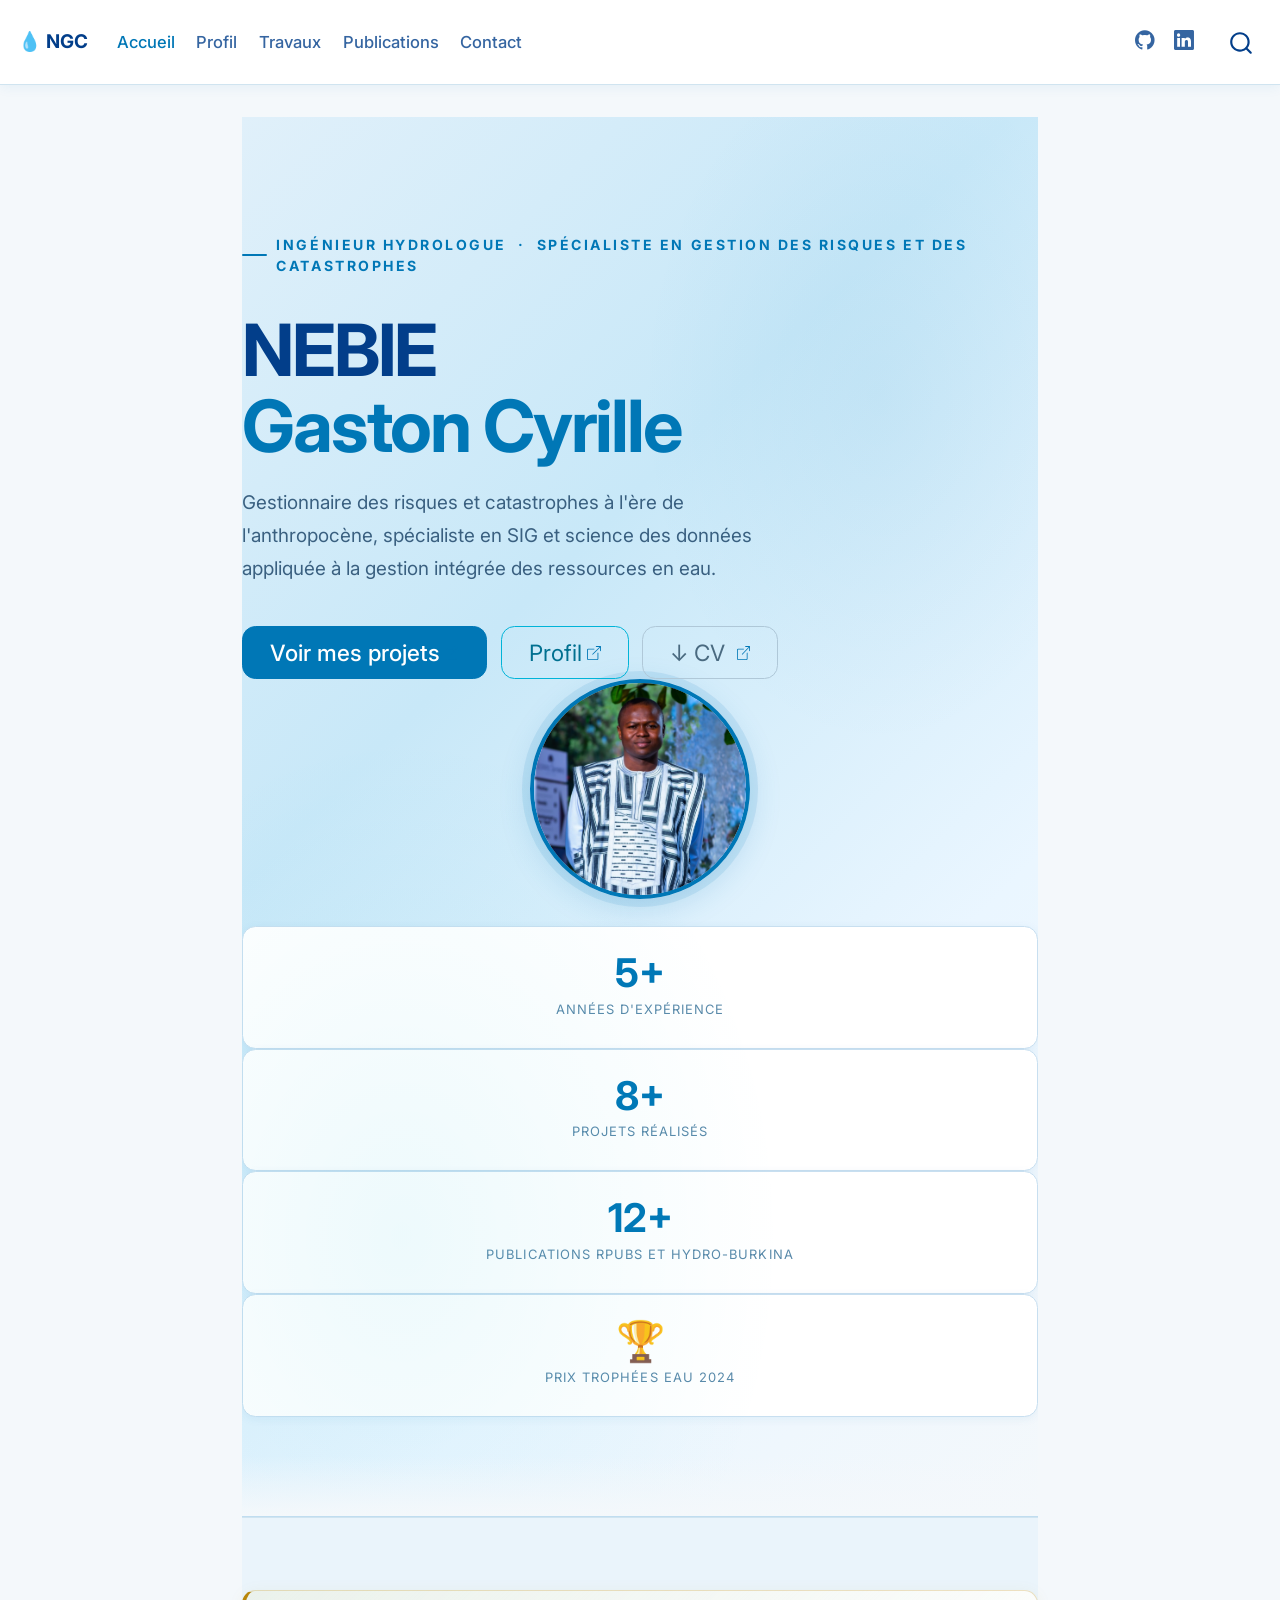
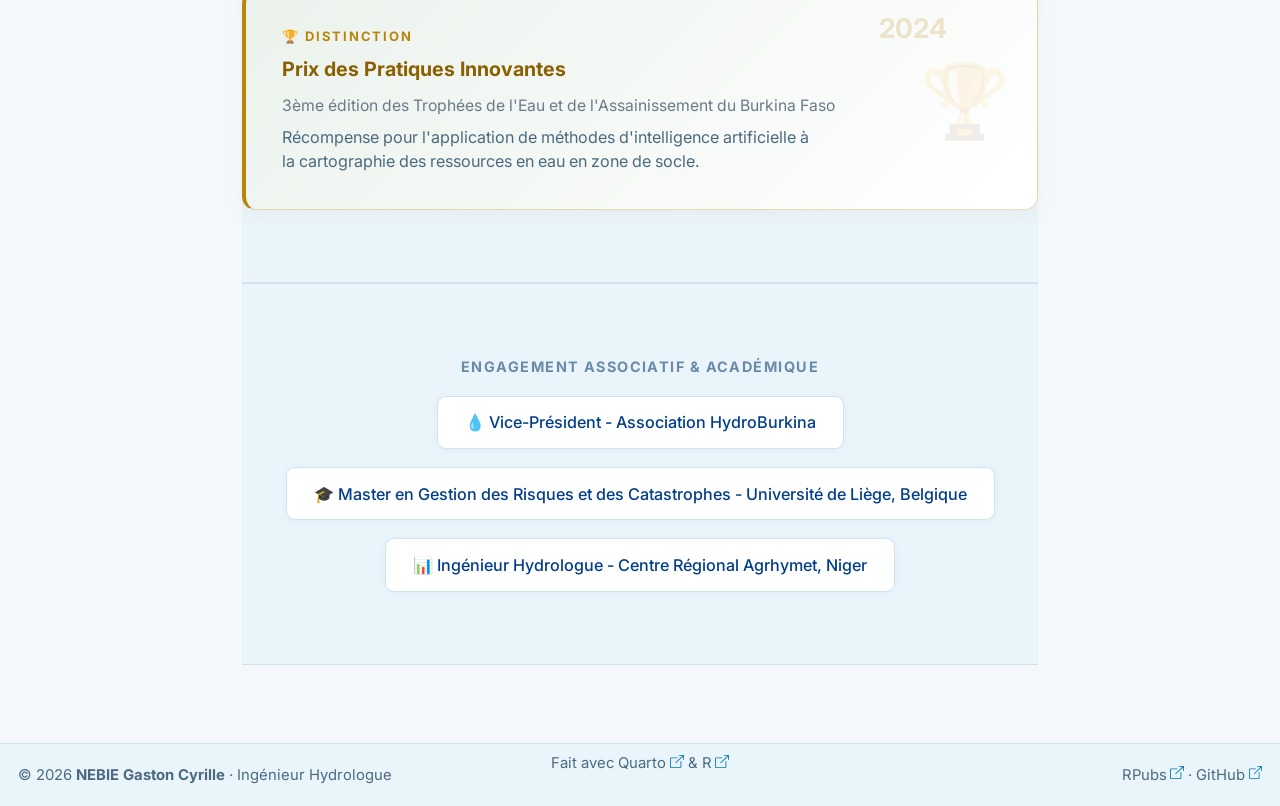
<file: docs/index.html>
<!DOCTYPE html>
<html xmlns="http://www.w3.org/1999/xhtml" lang="en" xml:lang="en"><head>

<meta charset="utf-8">
<meta name="generator" content="quarto-1.0.38">

<meta name="viewport" content="width=device-width, initial-scale=1.0, user-scalable=yes">


<title>NEBIE Gaston Cyrille | Ingénieur Hydrologue</title>
<style>
code{white-space: pre-wrap;}
span.smallcaps{font-variant: small-caps;}
span.underline{text-decoration: underline;}
div.column{display: inline-block; vertical-align: top; width: 50%;}
div.hanging-indent{margin-left: 1.5em; text-indent: -1.5em;}
ul.task-list{list-style: none;}
pre > code.sourceCode { white-space: pre; position: relative; }
pre > code.sourceCode > span { display: inline-block; line-height: 1.25; }
pre > code.sourceCode > span:empty { height: 1.2em; }
.sourceCode { overflow: visible; }
code.sourceCode > span { color: inherit; text-decoration: inherit; }
div.sourceCode { margin: 1em 0; }
pre.sourceCode { margin: 0; }
@media screen {
div.sourceCode { overflow: auto; }
}
@media print {
pre > code.sourceCode { white-space: pre-wrap; }
pre > code.sourceCode > span { text-indent: -5em; padding-left: 5em; }
}
pre.numberSource code
  { counter-reset: source-line 0; }
pre.numberSource code > span
  { position: relative; left: -4em; counter-increment: source-line; }
pre.numberSource code > span > a:first-child::before
  { content: counter(source-line);
    position: relative; left: -1em; text-align: right; vertical-align: baseline;
    border: none; display: inline-block;
    -webkit-touch-callout: none; -webkit-user-select: none;
    -khtml-user-select: none; -moz-user-select: none;
    -ms-user-select: none; user-select: none;
    padding: 0 4px; width: 4em;
    color: #aaaaaa;
  }
pre.numberSource { margin-left: 3em; border-left: 1px solid #aaaaaa;  padding-left: 4px; }
div.sourceCode
  {   }
@media screen {
pre > code.sourceCode > span > a:first-child::before { text-decoration: underline; }
}
code span.al { color: #ff0000; font-weight: bold; } /* Alert */
code span.an { color: #60a0b0; font-weight: bold; font-style: italic; } /* Annotation */
code span.at { color: #7d9029; } /* Attribute */
code span.bn { color: #40a070; } /* BaseN */
code span.bu { } /* BuiltIn */
code span.cf { color: #007020; font-weight: bold; } /* ControlFlow */
code span.ch { color: #4070a0; } /* Char */
code span.cn { color: #880000; } /* Constant */
code span.co { color: #60a0b0; font-style: italic; } /* Comment */
code span.cv { color: #60a0b0; font-weight: bold; font-style: italic; } /* CommentVar */
code span.do { color: #ba2121; font-style: italic; } /* Documentation */
code span.dt { color: #902000; } /* DataType */
code span.dv { color: #40a070; } /* DecVal */
code span.er { color: #ff0000; font-weight: bold; } /* Error */
code span.ex { } /* Extension */
code span.fl { color: #40a070; } /* Float */
code span.fu { color: #06287e; } /* Function */
code span.im { } /* Import */
code span.in { color: #60a0b0; font-weight: bold; font-style: italic; } /* Information */
code span.kw { color: #007020; font-weight: bold; } /* Keyword */
code span.op { color: #666666; } /* Operator */
code span.ot { color: #007020; } /* Other */
code span.pp { color: #bc7a00; } /* Preprocessor */
code span.sc { color: #4070a0; } /* SpecialChar */
code span.ss { color: #bb6688; } /* SpecialString */
code span.st { color: #4070a0; } /* String */
code span.va { color: #19177c; } /* Variable */
code span.vs { color: #4070a0; } /* VerbatimString */
code span.wa { color: #60a0b0; font-weight: bold; font-style: italic; } /* Warning */
</style>


<script src="site_libs/quarto-nav/quarto-nav.js"></script>
<script src="site_libs/quarto-nav/headroom.min.js"></script>
<script src="site_libs/clipboard/clipboard.min.js"></script>
<script src="site_libs/quarto-search/autocomplete.umd.js"></script>
<script src="site_libs/quarto-search/fuse.min.js"></script>
<script src="site_libs/quarto-search/quarto-search.js"></script>
<meta name="quarto:offset" content="./">
<script src="site_libs/quarto-html/quarto.js"></script>
<script src="site_libs/quarto-html/popper.min.js"></script>
<script src="site_libs/quarto-html/tippy.umd.min.js"></script>
<script src="site_libs/quarto-html/anchor.min.js"></script>
<link href="site_libs/quarto-html/tippy.css" rel="stylesheet">
<link href="site_libs/quarto-html/quarto-syntax-highlighting.css" rel="stylesheet" id="quarto-text-highlighting-styles">
<script src="site_libs/bootstrap/bootstrap.min.js"></script>
<link href="site_libs/bootstrap/bootstrap-icons.css" rel="stylesheet">
<link href="site_libs/bootstrap/bootstrap.min.css" rel="stylesheet" id="quarto-bootstrap" data-mode="light">
<script id="quarto-search-options" type="application/json">{
  "location": "navbar",
  "copy-button": false,
  "collapse-after": 3,
  "panel-placement": "end",
  "type": "overlay",
  "limit": 20,
  "language": {
    "search-no-results-text": "No results",
    "search-matching-documents-text": "matching documents",
    "search-copy-link-title": "Copy link to search",
    "search-hide-matches-text": "Hide additional matches",
    "search-more-match-text": "more match in this document",
    "search-more-matches-text": "more matches in this document",
    "search-clear-button-title": "Clear",
    "search-detached-cancel-button-title": "Cancel",
    "search-submit-button-title": "Submit"
  }
}</script>
<style>html{ scroll-behavior: smooth; }</style>


</head>

<body class="nav-fixed fullcontent">

<div id="quarto-search-results"></div>
  <header id="quarto-header" class="headroom fixed-top">
    <nav class="navbar navbar-expand-lg navbar-dark ">
      <div class="navbar-container container-fluid">
      <a class="navbar-brand" href="./index.html">
    <span class="navbar-title">💧 NGC</span>
  </a>
          <button class="navbar-toggler" type="button" data-bs-toggle="collapse" data-bs-target="#navbarCollapse" aria-controls="navbarCollapse" aria-expanded="false" aria-label="Toggle navigation" onclick="if (window.quartoToggleHeadroom) { window.quartoToggleHeadroom(); }">
  <span class="navbar-toggler-icon"></span>
</button>
          <div class="collapse navbar-collapse" id="navbarCollapse">
            <ul class="navbar-nav navbar-nav-scroll me-auto">
  <li class="nav-item">
    <a class="nav-link active" href="./index.html" aria-current="page">Accueil</a>
  </li>  
  <li class="nav-item">
    <a class="nav-link" href="./about.html">Profil</a>
  </li>  
  <li class="nav-item">
    <a class="nav-link" href="./projects/index.html">Travaux</a>
  </li>  
  <li class="nav-item">
    <a class="nav-link" href="./publications.html">Publications</a>
  </li>  
  <li class="nav-item">
    <a class="nav-link" href="./contact.html">Contact</a>
  </li>  
</ul>
            <ul class="navbar-nav navbar-nav-scroll ms-auto">
  <li class="nav-item compact">
    <a class="nav-link" href="https://github.com/ngastoncyrille"><i class="bi bi-github" role="img" aria-label="GitHub">
</i> 
 </a>
  </li>  
  <li class="nav-item compact">
    <a class="nav-link" href="https://www.linkedin.com/in/gaston-cyrille-nebie-a2a977222"><i class="bi bi-linkedin" role="img" aria-label="LinkedIn">
</i> 
 </a>
  </li>  
</ul>
              <div id="quarto-search" class="" title="Search"></div>
          </div> <!-- /navcollapse -->
      </div> <!-- /container-fluid -->
    </nav>
</header>
<!-- content -->
<div id="quarto-content" class="quarto-container page-columns page-rows-contents page-layout-article page-navbar">
<!-- sidebar -->
<!-- margin-sidebar -->
    
<!-- main -->
<main class="content" id="quarto-document-content">



<!-- ============================================================ -->
<!-- HERO                                                          -->
<!-- ============================================================ -->
<div class="hero-section">
<div class="container py-4">
<div class="row align-items-center g-5">

<div class="col-lg-7">
  <p class="hero-subtitle">Ingénieur Hydrologue &nbsp;·&nbsp; Spécialiste en Gestion des risques et des catastrophes</p>
  <h1 class="hero-title">NEBIE<br><span>Gaston Cyrille</span></h1>
  <p class="hero-tagline"> Gestionnaire des risques et catastrophes à l'ère de l'anthropocène, spécialiste en SIG et science des données appliquée à la gestion intégrée des ressources en eau.
  </p>
  <div style="display:flex;gap:0.75rem;flex-wrap:wrap;">
    <a href="projects/index.html" class="btn btn-primary btn-lg px-4">Voir mes projets</a>
    <a href="about.html" class="btn btn-outline-info btn-lg px-4">Profil</a>
    <a href="assets/cv/cv_nebie_2026.pdf" class="btn btn-outline-secondary btn-lg px-4" target="_blank">
      ↓ CV
    </a>
  </div>
</div>

<div class="col-lg-5 text-center">
  <img src="assets/img/photo.jpg" class="profile-img" alt="NEBIE Gaston Cyrille – Ingénieur Hydrologue" onerror="this.parentElement.innerHTML='<div class=\'profile-img-placeholder\'>💧</div>'">
</div>

</div><!-- /row -->

<!-- Stats -->
<div class="row g-3 mt-4">
  <div class="col-6 col-md-3">
    <div class="stat-card">
      <span class="stat-number">5+</span>
      <span class="stat-label">Années d'expérience</span>
    </div>
  </div>
  <div class="col-6 col-md-3">
    <div class="stat-card">
      <span class="stat-number">8+</span>
      <span class="stat-label">Projets réalisés</span>
    </div>
  </div>
  <div class="col-6 col-md-3">
    <div class="stat-card">
      <span class="stat-number">12+</span>
      <span class="stat-label">Publications RPubs et Hydro-Burkina</span>
    </div>
  </div>
  <div class="col-6 col-md-3">
    <div class="stat-card">
      <span class="stat-number">🏆</span>
      <span class="stat-label">Prix Trophées Eau 2024</span>
    </div>
  </div>
</div>

</div><!-- /container -->
</div><!-- /hero -->


<!-- ============================================================ -->
<!-- DISTINCTION                                                   -->
<!-- ============================================================ -->
<div class="section-alt">
<div class="container">
<div class="row justify-content-center">
<div class="col-lg-8">

<div class="award-card">
  <div class="award-year">2024</div>
  <div style="font-size:0.72rem;text-transform:uppercase;letter-spacing:0.15em;color:#b8860b;font-weight:700;margin-bottom:0.5rem;">
    🏆 Distinction
  </div>
  <div class="award-title">Prix des Pratiques Innovantes</div>
  <div class="award-org">
    3ème édition des Trophées de l'Eau et de l'Assainissement du Burkina Faso
  </div>
  <p style="font-size:0.9rem;color:#4a6a80;margin:0;max-width:540px;">
    Récompense pour l'application de méthodes d'intelligence artificielle 
    à la cartographie des ressources en eau en zone de socle.
  </p>
</div>

</div>
</div>
</div>
</div><!-- /section-alt -->

<!-- ============================================================ -->
<!-- ENGAGEMENT ASSOCIATIF                                         -->
<!-- ============================================================ -->
<div class="section-alt">
<div class="container text-center">
  <p class="text-muted-blue mb-3" style="font-size:0.8rem;text-transform:uppercase;letter-spacing:0.1em;font-weight:700;">
    Engagement associatif &amp; académique
  </p>
  <div class="d-flex justify-content-center align-items-center gap-3 flex-wrap">
    <div style="background:#ffffff;border:1px solid #d0e4f0;border-radius:0.5rem;padding:0.75rem 1.5rem;color:#023e8a;font-size:0.9rem;font-weight:500;box-shadow:0 1px 6px rgba(0,119,182,0.06);">
      💧 Vice-Président - Association HydroBurkina
    </div>
    <div style="background:#ffffff;border:1px solid #d0e4f0;border-radius:0.5rem;padding:0.75rem 1.5rem;color:#023e8a;font-size:0.9rem;font-weight:500;box-shadow:0 1px 6px rgba(0,119,182,0.06);">
      🎓 Master en Gestion des Risques et des Catastrophes - Université de Liège, Belgique
    </div>
    <div style="background:#ffffff;border:1px solid #d0e4f0;border-radius:0.5rem;padding:0.75rem 1.5rem;color:#023e8a;font-size:0.9rem;font-weight:500;box-shadow:0 1px 6px rgba(0,119,182,0.06);">
      📊 Ingénieur Hydrologue - Centre Régional Agrhymet, Niger 
    </div>
  </div>
</div>
</div><!-- /section-alt -->


<!-- -->


</main> <!-- /main -->
<script id="quarto-html-after-body" type="application/javascript">
window.document.addEventListener("DOMContentLoaded", function (event) {
  const toggleBodyColorMode = (bsSheetEl) => {
    const mode = bsSheetEl.getAttribute("data-mode");
    const bodyEl = window.document.querySelector("body");
    if (mode === "dark") {
      bodyEl.classList.add("quarto-dark");
      bodyEl.classList.remove("quarto-light");
    } else {
      bodyEl.classList.add("quarto-light");
      bodyEl.classList.remove("quarto-dark");
    }
  }
  const toggleBodyColorPrimary = () => {
    const bsSheetEl = window.document.querySelector("link#quarto-bootstrap");
    if (bsSheetEl) {
      toggleBodyColorMode(bsSheetEl);
    }
  }
  toggleBodyColorPrimary();  
  const icon = "";
  const anchorJS = new window.AnchorJS();
  anchorJS.options = {
    placement: 'right',
    icon: icon
  };
  anchorJS.add('.anchored');
  const clipboard = new window.ClipboardJS('.code-copy-button', {
    target: function(trigger) {
      return trigger.previousElementSibling;
    }
  });
  clipboard.on('success', function(e) {
    // button target
    const button = e.trigger;
    // don't keep focus
    button.blur();
    // flash "checked"
    button.classList.add('code-copy-button-checked');
    var currentTitle = button.getAttribute("title");
    button.setAttribute("title", "Copied!");
    setTimeout(function() {
      button.setAttribute("title", currentTitle);
      button.classList.remove('code-copy-button-checked');
    }, 1000);
    // clear code selection
    e.clearSelection();
  });
  const viewSource = window.document.getElementById('quarto-view-source') ||
                     window.document.getElementById('quarto-code-tools-source');
  if (viewSource) {
    const sourceUrl = viewSource.getAttribute("data-quarto-source-url");
    viewSource.addEventListener("click", function(e) {
      if (sourceUrl) {
        // rstudio viewer pane
        if (/\bcapabilities=\b/.test(window.location)) {
          window.open(sourceUrl);
        } else {
          window.location.href = sourceUrl;
        }
      } else {
        const modal = new bootstrap.Modal(document.getElementById('quarto-embedded-source-code-modal'));
        modal.show();
      }
      return false;
    });
  }
  function toggleCodeHandler(show) {
    return function(e) {
      const detailsSrc = window.document.querySelectorAll(".cell > details > .sourceCode");
      for (let i=0; i<detailsSrc.length; i++) {
        const details = detailsSrc[i].parentElement;
        if (show) {
          details.open = true;
        } else {
          details.removeAttribute("open");
        }
      }
      const cellCodeDivs = window.document.querySelectorAll(".cell > .sourceCode");
      const fromCls = show ? "hidden" : "unhidden";
      const toCls = show ? "unhidden" : "hidden";
      for (let i=0; i<cellCodeDivs.length; i++) {
        const codeDiv = cellCodeDivs[i];
        if (codeDiv.classList.contains(fromCls)) {
          codeDiv.classList.remove(fromCls);
          codeDiv.classList.add(toCls);
        } 
      }
      return false;
    }
  }
  const hideAllCode = window.document.getElementById("quarto-hide-all-code");
  if (hideAllCode) {
    hideAllCode.addEventListener("click", toggleCodeHandler(false));
  }
  const showAllCode = window.document.getElementById("quarto-show-all-code");
  if (showAllCode) {
    showAllCode.addEventListener("click", toggleCodeHandler(true));
  }
  function tippyHover(el, contentFn) {
    const config = {
      allowHTML: true,
      content: contentFn,
      maxWidth: 500,
      delay: 100,
      arrow: false,
      appendTo: function(el) {
          return el.parentElement;
      },
      interactive: true,
      interactiveBorder: 10,
      theme: 'quarto',
      placement: 'bottom-start'
    };
    window.tippy(el, config); 
  }
  const noterefs = window.document.querySelectorAll('a[role="doc-noteref"]');
  for (var i=0; i<noterefs.length; i++) {
    const ref = noterefs[i];
    tippyHover(ref, function() {
      let href = ref.getAttribute('href');
      try { href = new URL(href).hash; } catch {}
      const id = href.replace(/^#\/?/, "");
      const note = window.document.getElementById(id);
      return note.innerHTML;
    });
  }
  var bibliorefs = window.document.querySelectorAll('a[role="doc-biblioref"]');
  for (var i=0; i<bibliorefs.length; i++) {
    const ref = bibliorefs[i];
    const cites = ref.parentNode.getAttribute('data-cites').split(' ');
    tippyHover(ref, function() {
      var popup = window.document.createElement('div');
      cites.forEach(function(cite) {
        var citeDiv = window.document.createElement('div');
        citeDiv.classList.add('hanging-indent');
        citeDiv.classList.add('csl-entry');
        var biblioDiv = window.document.getElementById('ref-' + cite);
        if (biblioDiv) {
          citeDiv.innerHTML = biblioDiv.innerHTML;
        }
        popup.appendChild(citeDiv);
      });
      return popup.innerHTML;
    });
  }
    var localhostRegex = new RegExp(/^(?:http|https):\/\/localhost\:?[0-9]*\//);
      var filterRegex = new RegExp(/https:\/\/ngastoncyrille\.github\.io/);
    var isInternal = (href) => {
        return filterRegex.test(href) || localhostRegex.test(href);
    }
    // Inspect non-navigation links and adorn them if external
    var links = window.document.querySelectorAll('a:not(.nav-link):not(.navbar-brand):not(.toc-action):not(.sidebar-link):not(.sidebar-item-toggle):not(.pagination-link):not(.no-external)');
    for (var i=0; i<links.length; i++) {
      const link = links[i];
      if (!isInternal(link.href)) {
          // target, if specified
          link.setAttribute("target", "_blank");
          // default icon
          link.classList.add("external");
      }
    }
});
</script><div class="modal fade" id="quarto-embedded-source-code-modal" tabindex="-1" aria-labelledby="quarto-embedded-source-code-modal-label" aria-hidden="true"><div class="modal-dialog modal-dialog-scrollable"><div class="modal-content"><div class="modal-header"><h5 class="modal-title" id="quarto-embedded-source-code-modal-label">Source Code</h5><button class="btn-close" data-bs-dismiss="modal"></button></div><div class="modal-body"><div class="">
<div class="sourceCode" id="cb1" data-shortcodes="false"><pre class="sourceCode markdown code-with-copy"><code class="sourceCode markdown"><span id="cb1-1"><a href="#cb1-1" aria-hidden="true" tabindex="-1"></a><span class="co">---</span></span>
<span id="cb1-2"><a href="#cb1-2" aria-hidden="true" tabindex="-1"></a><span class="an">title:</span><span class="co"> ""</span></span>
<span id="cb1-3"><a href="#cb1-3" aria-hidden="true" tabindex="-1"></a><span class="an">pagetitle:</span><span class="co"> "NEBIE Gaston Cyrille | Ingénieur Hydrologue"</span></span>
<span id="cb1-4"><a href="#cb1-4" aria-hidden="true" tabindex="-1"></a><span class="an">format:</span></span>
<span id="cb1-5"><a href="#cb1-5" aria-hidden="true" tabindex="-1"></a><span class="co">  html:</span></span>
<span id="cb1-6"><a href="#cb1-6" aria-hidden="true" tabindex="-1"></a><span class="co">    toc: false</span></span>
<span id="cb1-7"><a href="#cb1-7" aria-hidden="true" tabindex="-1"></a><span class="co">---</span></span>
<span id="cb1-8"><a href="#cb1-8" aria-hidden="true" tabindex="-1"></a></span>
<span id="cb1-9"><a href="#cb1-9" aria-hidden="true" tabindex="-1"></a><span class="in">```{=html}</span></span>
<span id="cb1-10"><a href="#cb1-10" aria-hidden="true" tabindex="-1"></a><span class="in">&lt;!-- ============================================================ --&gt;</span></span>
<span id="cb1-11"><a href="#cb1-11" aria-hidden="true" tabindex="-1"></a><span class="in">&lt;!-- HERO                                                          --&gt;</span></span>
<span id="cb1-12"><a href="#cb1-12" aria-hidden="true" tabindex="-1"></a><span class="in">&lt;!-- ============================================================ --&gt;</span></span>
<span id="cb1-13"><a href="#cb1-13" aria-hidden="true" tabindex="-1"></a><span class="in">&lt;div class="hero-section"&gt;</span></span>
<span id="cb1-14"><a href="#cb1-14" aria-hidden="true" tabindex="-1"></a><span class="in">&lt;div class="container py-4"&gt;</span></span>
<span id="cb1-15"><a href="#cb1-15" aria-hidden="true" tabindex="-1"></a><span class="in">&lt;div class="row align-items-center g-5"&gt;</span></span>
<span id="cb1-16"><a href="#cb1-16" aria-hidden="true" tabindex="-1"></a></span>
<span id="cb1-17"><a href="#cb1-17" aria-hidden="true" tabindex="-1"></a><span class="in">&lt;div class="col-lg-7"&gt;</span></span>
<span id="cb1-18"><a href="#cb1-18" aria-hidden="true" tabindex="-1"></a><span class="in">  &lt;p class="hero-subtitle"&gt;Ingénieur Hydrologue &amp;nbsp;·&amp;nbsp; Spécialiste en Gestion des risques et des catastrophes&lt;/p&gt;</span></span>
<span id="cb1-19"><a href="#cb1-19" aria-hidden="true" tabindex="-1"></a><span class="in">  &lt;h1 class="hero-title"&gt;NEBIE&lt;br&gt;&lt;span&gt;Gaston Cyrille&lt;/span&gt;&lt;/h1&gt;</span></span>
<span id="cb1-20"><a href="#cb1-20" aria-hidden="true" tabindex="-1"></a><span class="in">  &lt;p class="hero-tagline"&gt; Gestionnaire des risques et catastrophes à l'ère de l'anthropocène, spécialiste en SIG et science des données appliquée à la gestion intégrée des ressources en eau.</span></span>
<span id="cb1-21"><a href="#cb1-21" aria-hidden="true" tabindex="-1"></a><span class="in">  &lt;/p&gt;</span></span>
<span id="cb1-22"><a href="#cb1-22" aria-hidden="true" tabindex="-1"></a><span class="in">  &lt;div style="display:flex;gap:0.75rem;flex-wrap:wrap;"&gt;</span></span>
<span id="cb1-23"><a href="#cb1-23" aria-hidden="true" tabindex="-1"></a><span class="in">    &lt;a href="projects/index.html" class="btn btn-primary btn-lg px-4"&gt;Voir mes projets&lt;/a&gt;</span></span>
<span id="cb1-24"><a href="#cb1-24" aria-hidden="true" tabindex="-1"></a><span class="in">    &lt;a href="about.html" class="btn btn-outline-info btn-lg px-4"&gt;Profil&lt;/a&gt;</span></span>
<span id="cb1-25"><a href="#cb1-25" aria-hidden="true" tabindex="-1"></a><span class="in">    &lt;a href="assets/cv/cv_nebie_2026.pdf" class="btn btn-outline-secondary btn-lg px-4" target="_blank"&gt;</span></span>
<span id="cb1-26"><a href="#cb1-26" aria-hidden="true" tabindex="-1"></a><span class="in">      ↓ CV</span></span>
<span id="cb1-27"><a href="#cb1-27" aria-hidden="true" tabindex="-1"></a><span class="in">    &lt;/a&gt;</span></span>
<span id="cb1-28"><a href="#cb1-28" aria-hidden="true" tabindex="-1"></a><span class="in">  &lt;/div&gt;</span></span>
<span id="cb1-29"><a href="#cb1-29" aria-hidden="true" tabindex="-1"></a><span class="in">&lt;/div&gt;</span></span>
<span id="cb1-30"><a href="#cb1-30" aria-hidden="true" tabindex="-1"></a></span>
<span id="cb1-31"><a href="#cb1-31" aria-hidden="true" tabindex="-1"></a><span class="in">&lt;div class="col-lg-5 text-center"&gt;</span></span>
<span id="cb1-32"><a href="#cb1-32" aria-hidden="true" tabindex="-1"></a><span class="in">  &lt;img src="assets/img/photo.jpg" </span></span>
<span id="cb1-33"><a href="#cb1-33" aria-hidden="true" tabindex="-1"></a><span class="in">       class="profile-img" </span></span>
<span id="cb1-34"><a href="#cb1-34" aria-hidden="true" tabindex="-1"></a><span class="in">       alt="NEBIE Gaston Cyrille – Ingénieur Hydrologue"</span></span>
<span id="cb1-35"><a href="#cb1-35" aria-hidden="true" tabindex="-1"></a><span class="in">       onerror="this.parentElement.innerHTML='&lt;div class=\'profile-img-placeholder\'&gt;💧&lt;/div&gt;'"&gt;</span></span>
<span id="cb1-36"><a href="#cb1-36" aria-hidden="true" tabindex="-1"></a><span class="in">&lt;/div&gt;</span></span>
<span id="cb1-37"><a href="#cb1-37" aria-hidden="true" tabindex="-1"></a></span>
<span id="cb1-38"><a href="#cb1-38" aria-hidden="true" tabindex="-1"></a><span class="in">&lt;/div&gt;&lt;!-- /row --&gt;</span></span>
<span id="cb1-39"><a href="#cb1-39" aria-hidden="true" tabindex="-1"></a></span>
<span id="cb1-40"><a href="#cb1-40" aria-hidden="true" tabindex="-1"></a><span class="in">&lt;!-- Stats --&gt;</span></span>
<span id="cb1-41"><a href="#cb1-41" aria-hidden="true" tabindex="-1"></a><span class="in">&lt;div class="row g-3 mt-4"&gt;</span></span>
<span id="cb1-42"><a href="#cb1-42" aria-hidden="true" tabindex="-1"></a><span class="in">  &lt;div class="col-6 col-md-3"&gt;</span></span>
<span id="cb1-43"><a href="#cb1-43" aria-hidden="true" tabindex="-1"></a><span class="in">    &lt;div class="stat-card"&gt;</span></span>
<span id="cb1-44"><a href="#cb1-44" aria-hidden="true" tabindex="-1"></a><span class="in">      &lt;span class="stat-number"&gt;5+&lt;/span&gt;</span></span>
<span id="cb1-45"><a href="#cb1-45" aria-hidden="true" tabindex="-1"></a><span class="in">      &lt;span class="stat-label"&gt;Années d'expérience&lt;/span&gt;</span></span>
<span id="cb1-46"><a href="#cb1-46" aria-hidden="true" tabindex="-1"></a><span class="in">    &lt;/div&gt;</span></span>
<span id="cb1-47"><a href="#cb1-47" aria-hidden="true" tabindex="-1"></a><span class="in">  &lt;/div&gt;</span></span>
<span id="cb1-48"><a href="#cb1-48" aria-hidden="true" tabindex="-1"></a><span class="in">  &lt;div class="col-6 col-md-3"&gt;</span></span>
<span id="cb1-49"><a href="#cb1-49" aria-hidden="true" tabindex="-1"></a><span class="in">    &lt;div class="stat-card"&gt;</span></span>
<span id="cb1-50"><a href="#cb1-50" aria-hidden="true" tabindex="-1"></a><span class="in">      &lt;span class="stat-number"&gt;8+&lt;/span&gt;</span></span>
<span id="cb1-51"><a href="#cb1-51" aria-hidden="true" tabindex="-1"></a><span class="in">      &lt;span class="stat-label"&gt;Projets réalisés&lt;/span&gt;</span></span>
<span id="cb1-52"><a href="#cb1-52" aria-hidden="true" tabindex="-1"></a><span class="in">    &lt;/div&gt;</span></span>
<span id="cb1-53"><a href="#cb1-53" aria-hidden="true" tabindex="-1"></a><span class="in">  &lt;/div&gt;</span></span>
<span id="cb1-54"><a href="#cb1-54" aria-hidden="true" tabindex="-1"></a><span class="in">  &lt;div class="col-6 col-md-3"&gt;</span></span>
<span id="cb1-55"><a href="#cb1-55" aria-hidden="true" tabindex="-1"></a><span class="in">    &lt;div class="stat-card"&gt;</span></span>
<span id="cb1-56"><a href="#cb1-56" aria-hidden="true" tabindex="-1"></a><span class="in">      &lt;span class="stat-number"&gt;12+&lt;/span&gt;</span></span>
<span id="cb1-57"><a href="#cb1-57" aria-hidden="true" tabindex="-1"></a><span class="in">      &lt;span class="stat-label"&gt;Publications RPubs et Hydro-Burkina&lt;/span&gt;</span></span>
<span id="cb1-58"><a href="#cb1-58" aria-hidden="true" tabindex="-1"></a><span class="in">    &lt;/div&gt;</span></span>
<span id="cb1-59"><a href="#cb1-59" aria-hidden="true" tabindex="-1"></a><span class="in">  &lt;/div&gt;</span></span>
<span id="cb1-60"><a href="#cb1-60" aria-hidden="true" tabindex="-1"></a><span class="in">  &lt;div class="col-6 col-md-3"&gt;</span></span>
<span id="cb1-61"><a href="#cb1-61" aria-hidden="true" tabindex="-1"></a><span class="in">    &lt;div class="stat-card"&gt;</span></span>
<span id="cb1-62"><a href="#cb1-62" aria-hidden="true" tabindex="-1"></a><span class="in">      &lt;span class="stat-number"&gt;🏆&lt;/span&gt;</span></span>
<span id="cb1-63"><a href="#cb1-63" aria-hidden="true" tabindex="-1"></a><span class="in">      &lt;span class="stat-label"&gt;Prix Trophées Eau 2024&lt;/span&gt;</span></span>
<span id="cb1-64"><a href="#cb1-64" aria-hidden="true" tabindex="-1"></a><span class="in">    &lt;/div&gt;</span></span>
<span id="cb1-65"><a href="#cb1-65" aria-hidden="true" tabindex="-1"></a><span class="in">  &lt;/div&gt;</span></span>
<span id="cb1-66"><a href="#cb1-66" aria-hidden="true" tabindex="-1"></a><span class="in">&lt;/div&gt;</span></span>
<span id="cb1-67"><a href="#cb1-67" aria-hidden="true" tabindex="-1"></a></span>
<span id="cb1-68"><a href="#cb1-68" aria-hidden="true" tabindex="-1"></a><span class="in">&lt;/div&gt;&lt;!-- /container --&gt;</span></span>
<span id="cb1-69"><a href="#cb1-69" aria-hidden="true" tabindex="-1"></a><span class="in">&lt;/div&gt;&lt;!-- /hero --&gt;</span></span>
<span id="cb1-70"><a href="#cb1-70" aria-hidden="true" tabindex="-1"></a></span>
<span id="cb1-71"><a href="#cb1-71" aria-hidden="true" tabindex="-1"></a></span>
<span id="cb1-72"><a href="#cb1-72" aria-hidden="true" tabindex="-1"></a><span class="in">&lt;!-- ============================================================ --&gt;</span></span>
<span id="cb1-73"><a href="#cb1-73" aria-hidden="true" tabindex="-1"></a><span class="in">&lt;!-- DISTINCTION                                                   --&gt;</span></span>
<span id="cb1-74"><a href="#cb1-74" aria-hidden="true" tabindex="-1"></a><span class="in">&lt;!-- ============================================================ --&gt;</span></span>
<span id="cb1-75"><a href="#cb1-75" aria-hidden="true" tabindex="-1"></a><span class="in">&lt;div class="section-alt"&gt;</span></span>
<span id="cb1-76"><a href="#cb1-76" aria-hidden="true" tabindex="-1"></a><span class="in">&lt;div class="container"&gt;</span></span>
<span id="cb1-77"><a href="#cb1-77" aria-hidden="true" tabindex="-1"></a><span class="in">&lt;div class="row justify-content-center"&gt;</span></span>
<span id="cb1-78"><a href="#cb1-78" aria-hidden="true" tabindex="-1"></a><span class="in">&lt;div class="col-lg-8"&gt;</span></span>
<span id="cb1-79"><a href="#cb1-79" aria-hidden="true" tabindex="-1"></a></span>
<span id="cb1-80"><a href="#cb1-80" aria-hidden="true" tabindex="-1"></a><span class="in">&lt;div class="award-card"&gt;</span></span>
<span id="cb1-81"><a href="#cb1-81" aria-hidden="true" tabindex="-1"></a><span class="in">  &lt;div class="award-year"&gt;2024&lt;/div&gt;</span></span>
<span id="cb1-82"><a href="#cb1-82" aria-hidden="true" tabindex="-1"></a><span class="in">  &lt;div style="font-size:0.72rem;text-transform:uppercase;letter-spacing:0.15em;color:#b8860b;font-weight:700;margin-bottom:0.5rem;"&gt;</span></span>
<span id="cb1-83"><a href="#cb1-83" aria-hidden="true" tabindex="-1"></a><span class="in">    🏆 Distinction</span></span>
<span id="cb1-84"><a href="#cb1-84" aria-hidden="true" tabindex="-1"></a><span class="in">  &lt;/div&gt;</span></span>
<span id="cb1-85"><a href="#cb1-85" aria-hidden="true" tabindex="-1"></a><span class="in">  &lt;div class="award-title"&gt;Prix des Pratiques Innovantes&lt;/div&gt;</span></span>
<span id="cb1-86"><a href="#cb1-86" aria-hidden="true" tabindex="-1"></a><span class="in">  &lt;div class="award-org"&gt;</span></span>
<span id="cb1-87"><a href="#cb1-87" aria-hidden="true" tabindex="-1"></a><span class="in">    3ème édition des Trophées de l'Eau et de l'Assainissement du Burkina Faso</span></span>
<span id="cb1-88"><a href="#cb1-88" aria-hidden="true" tabindex="-1"></a><span class="in">  &lt;/div&gt;</span></span>
<span id="cb1-89"><a href="#cb1-89" aria-hidden="true" tabindex="-1"></a><span class="in">  &lt;p style="font-size:0.9rem;color:#4a6a80;margin:0;max-width:540px;"&gt;</span></span>
<span id="cb1-90"><a href="#cb1-90" aria-hidden="true" tabindex="-1"></a><span class="in">    Récompense pour l'application de méthodes d'intelligence artificielle </span></span>
<span id="cb1-91"><a href="#cb1-91" aria-hidden="true" tabindex="-1"></a><span class="in">    à la cartographie des ressources en eau en zone de socle.</span></span>
<span id="cb1-92"><a href="#cb1-92" aria-hidden="true" tabindex="-1"></a><span class="in">  &lt;/p&gt;</span></span>
<span id="cb1-93"><a href="#cb1-93" aria-hidden="true" tabindex="-1"></a><span class="in">&lt;/div&gt;</span></span>
<span id="cb1-94"><a href="#cb1-94" aria-hidden="true" tabindex="-1"></a></span>
<span id="cb1-95"><a href="#cb1-95" aria-hidden="true" tabindex="-1"></a><span class="in">&lt;/div&gt;</span></span>
<span id="cb1-96"><a href="#cb1-96" aria-hidden="true" tabindex="-1"></a><span class="in">&lt;/div&gt;</span></span>
<span id="cb1-97"><a href="#cb1-97" aria-hidden="true" tabindex="-1"></a><span class="in">&lt;/div&gt;</span></span>
<span id="cb1-98"><a href="#cb1-98" aria-hidden="true" tabindex="-1"></a><span class="in">&lt;/div&gt;&lt;!-- /section-alt --&gt;</span></span>
<span id="cb1-99"><a href="#cb1-99" aria-hidden="true" tabindex="-1"></a></span>
<span id="cb1-100"><a href="#cb1-100" aria-hidden="true" tabindex="-1"></a><span class="in">&lt;!-- ============================================================ --&gt;</span></span>
<span id="cb1-101"><a href="#cb1-101" aria-hidden="true" tabindex="-1"></a><span class="in">&lt;!-- ENGAGEMENT ASSOCIATIF                                         --&gt;</span></span>
<span id="cb1-102"><a href="#cb1-102" aria-hidden="true" tabindex="-1"></a><span class="in">&lt;!-- ============================================================ --&gt;</span></span>
<span id="cb1-103"><a href="#cb1-103" aria-hidden="true" tabindex="-1"></a><span class="in">&lt;div class="section-alt"&gt;</span></span>
<span id="cb1-104"><a href="#cb1-104" aria-hidden="true" tabindex="-1"></a><span class="in">&lt;div class="container text-center"&gt;</span></span>
<span id="cb1-105"><a href="#cb1-105" aria-hidden="true" tabindex="-1"></a><span class="in">  &lt;p class="text-muted-blue mb-3" style="font-size:0.8rem;text-transform:uppercase;letter-spacing:0.1em;font-weight:700;"&gt;</span></span>
<span id="cb1-106"><a href="#cb1-106" aria-hidden="true" tabindex="-1"></a><span class="in">    Engagement associatif &amp; académique</span></span>
<span id="cb1-107"><a href="#cb1-107" aria-hidden="true" tabindex="-1"></a><span class="in">  &lt;/p&gt;</span></span>
<span id="cb1-108"><a href="#cb1-108" aria-hidden="true" tabindex="-1"></a><span class="in">  &lt;div class="d-flex justify-content-center align-items-center gap-3 flex-wrap"&gt;</span></span>
<span id="cb1-109"><a href="#cb1-109" aria-hidden="true" tabindex="-1"></a><span class="in">    &lt;div style="background:#ffffff;border:1px solid #d0e4f0;border-radius:0.5rem;padding:0.75rem 1.5rem;color:#023e8a;font-size:0.9rem;font-weight:500;box-shadow:0 1px 6px rgba(0,119,182,0.06);"&gt;</span></span>
<span id="cb1-110"><a href="#cb1-110" aria-hidden="true" tabindex="-1"></a><span class="in">      💧 Vice-Président - Association HydroBurkina</span></span>
<span id="cb1-111"><a href="#cb1-111" aria-hidden="true" tabindex="-1"></a><span class="in">    &lt;/div&gt;</span></span>
<span id="cb1-112"><a href="#cb1-112" aria-hidden="true" tabindex="-1"></a><span class="in">    &lt;div style="background:#ffffff;border:1px solid #d0e4f0;border-radius:0.5rem;padding:0.75rem 1.5rem;color:#023e8a;font-size:0.9rem;font-weight:500;box-shadow:0 1px 6px rgba(0,119,182,0.06);"&gt;</span></span>
<span id="cb1-113"><a href="#cb1-113" aria-hidden="true" tabindex="-1"></a><span class="in">      🎓 Master en Gestion des Risques et des Catastrophes - Université de Liège, Belgique</span></span>
<span id="cb1-114"><a href="#cb1-114" aria-hidden="true" tabindex="-1"></a><span class="in">    &lt;/div&gt;</span></span>
<span id="cb1-115"><a href="#cb1-115" aria-hidden="true" tabindex="-1"></a><span class="in">    &lt;div style="background:#ffffff;border:1px solid #d0e4f0;border-radius:0.5rem;padding:0.75rem 1.5rem;color:#023e8a;font-size:0.9rem;font-weight:500;box-shadow:0 1px 6px rgba(0,119,182,0.06);"&gt;</span></span>
<span id="cb1-116"><a href="#cb1-116" aria-hidden="true" tabindex="-1"></a><span class="in">      📊 Ingénieur Hydrologue - Centre Régional Agrhymet, Niger </span></span>
<span id="cb1-117"><a href="#cb1-117" aria-hidden="true" tabindex="-1"></a><span class="in">    &lt;/div&gt;</span></span>
<span id="cb1-118"><a href="#cb1-118" aria-hidden="true" tabindex="-1"></a><span class="in">  &lt;/div&gt;</span></span>
<span id="cb1-119"><a href="#cb1-119" aria-hidden="true" tabindex="-1"></a><span class="in">&lt;/div&gt;</span></span>
<span id="cb1-120"><a href="#cb1-120" aria-hidden="true" tabindex="-1"></a><span class="in">&lt;/div&gt;&lt;!-- /section-alt --&gt;</span></span>
<span id="cb1-121"><a href="#cb1-121" aria-hidden="true" tabindex="-1"></a><span class="in">```</span></span></code><button title="Copy to Clipboard" class="code-copy-button"><i class="bi"></i></button></pre></div>
</div></div></div></div></div>
</div> <!-- /content -->
<footer class="footer">
  <div class="nav-footer">
    <div class="nav-footer-left">© 2026 <strong>NEBIE Gaston Cyrille</strong> · Ingénieur Hydrologue</div>   
      <div class="nav-footer-center">Fait avec <a href="https://quarto.org">Quarto</a> &amp; <a href="https://www.r-project.org">R</a></div>
    <div class="nav-footer-right"><a href="https://rpubs.com/nebiegc" target="_blank">RPubs</a> · <a href="https://github.com/ngastoncyrille" target="_blank">GitHub</a></div>
  </div>
</footer>



<script src="site_libs/quarto-html/zenscroll-min.js"></script>
</body></html>
</file>
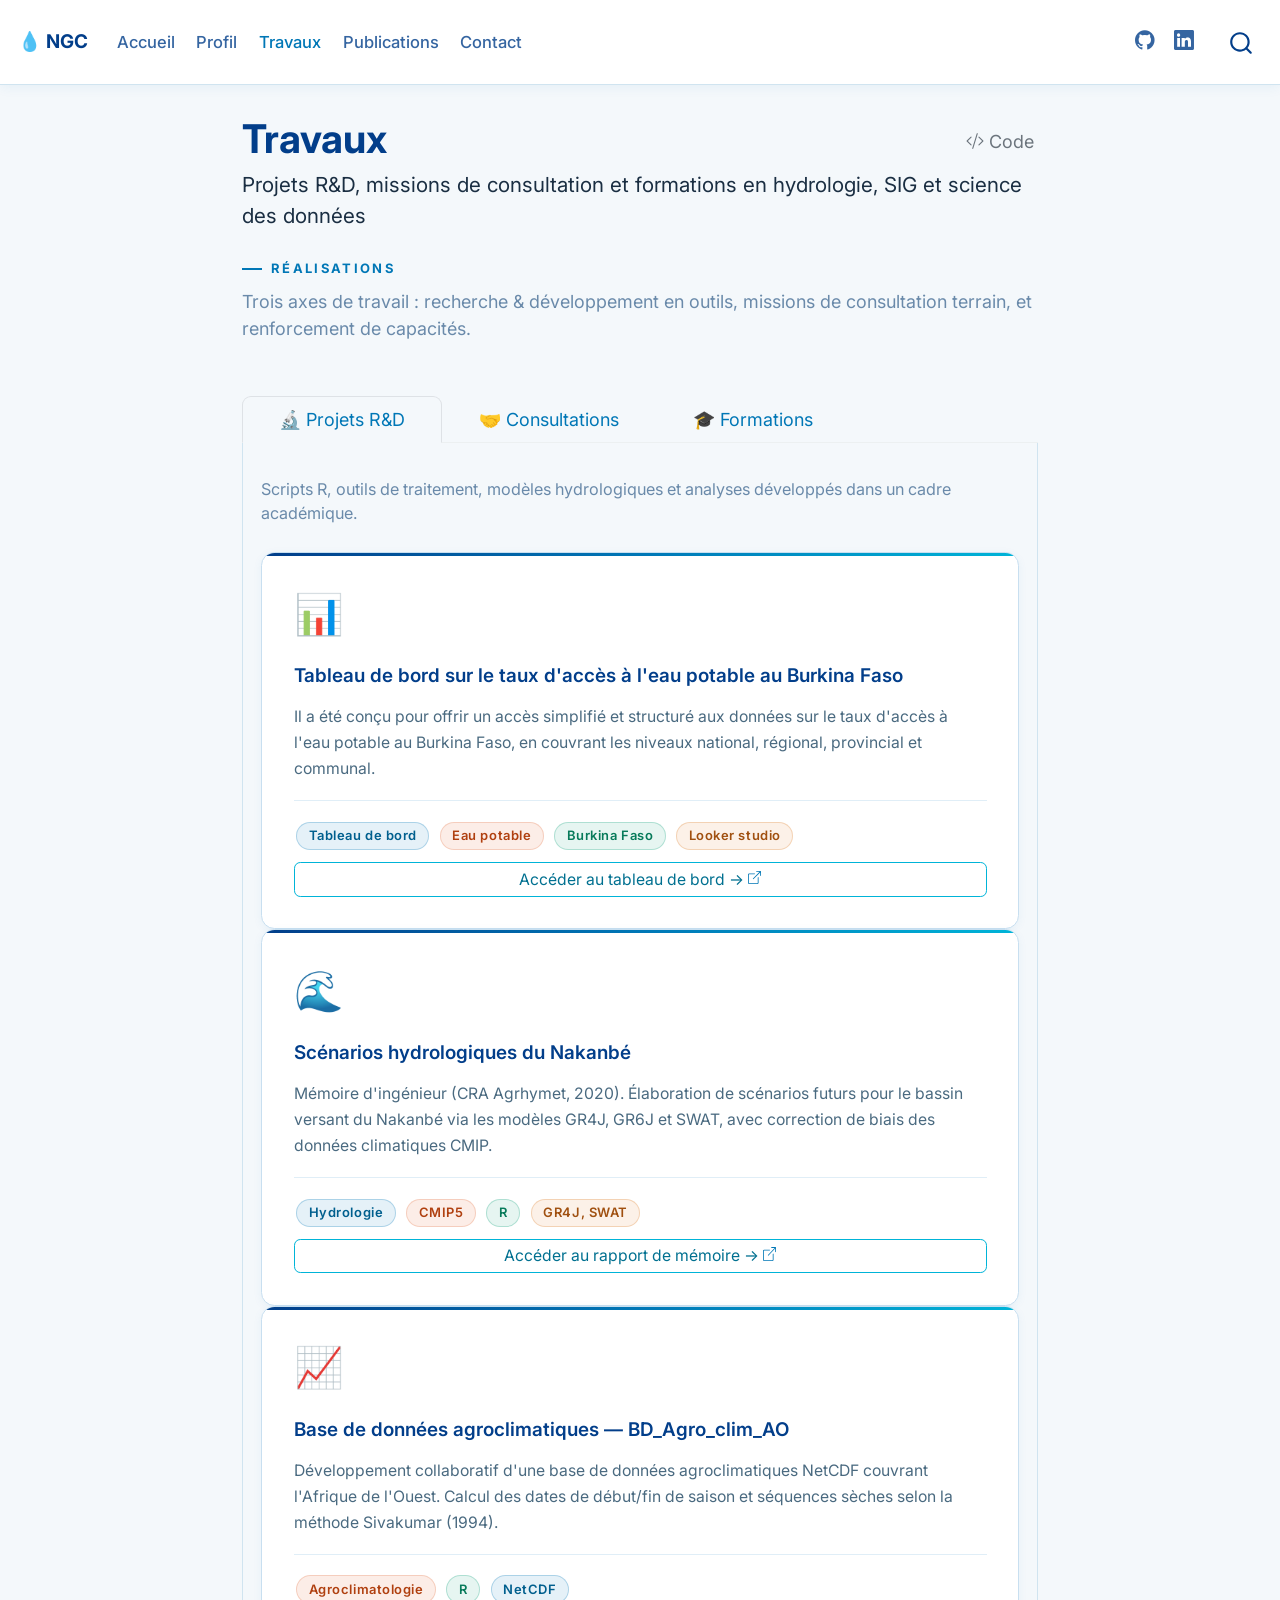
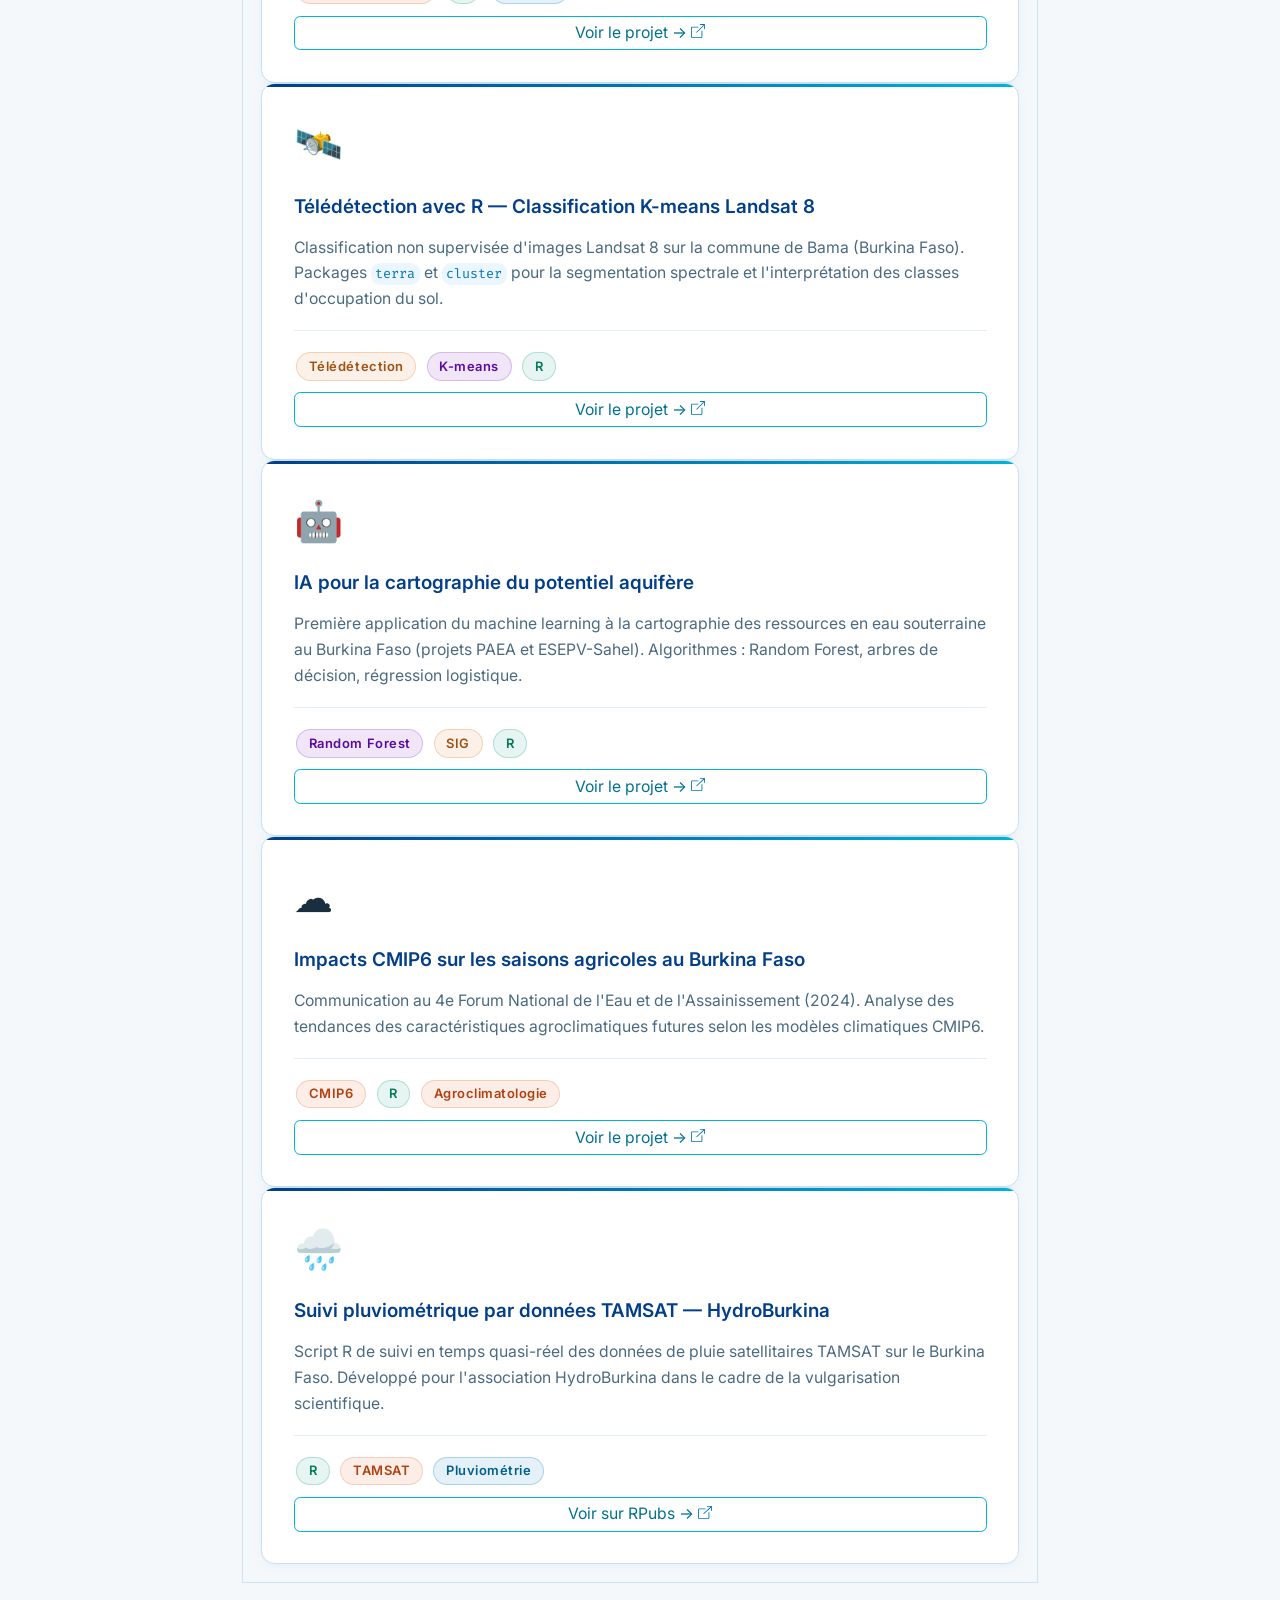
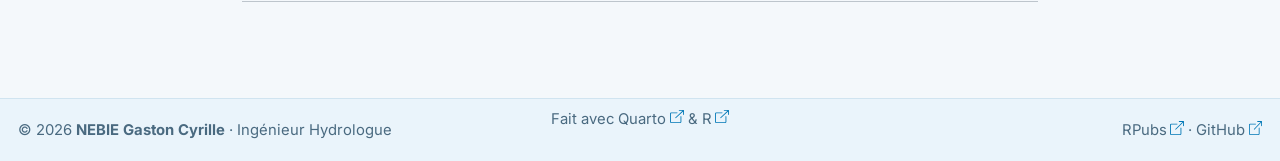
<file: docs/projects/index.html>
<!DOCTYPE html>
<html xmlns="http://www.w3.org/1999/xhtml" lang="en" xml:lang="en"><head>

<meta charset="utf-8">
<meta name="generator" content="quarto-1.0.38">

<meta name="viewport" content="width=device-width, initial-scale=1.0, user-scalable=yes">


<title>NEBIE Gaston Cyrille - Travaux</title>
<style>
code{white-space: pre-wrap;}
span.smallcaps{font-variant: small-caps;}
span.underline{text-decoration: underline;}
div.column{display: inline-block; vertical-align: top; width: 50%;}
div.hanging-indent{margin-left: 1.5em; text-indent: -1.5em;}
ul.task-list{list-style: none;}
pre > code.sourceCode { white-space: pre; position: relative; }
pre > code.sourceCode > span { display: inline-block; line-height: 1.25; }
pre > code.sourceCode > span:empty { height: 1.2em; }
.sourceCode { overflow: visible; }
code.sourceCode > span { color: inherit; text-decoration: inherit; }
div.sourceCode { margin: 1em 0; }
pre.sourceCode { margin: 0; }
@media screen {
div.sourceCode { overflow: auto; }
}
@media print {
pre > code.sourceCode { white-space: pre-wrap; }
pre > code.sourceCode > span { text-indent: -5em; padding-left: 5em; }
}
pre.numberSource code
  { counter-reset: source-line 0; }
pre.numberSource code > span
  { position: relative; left: -4em; counter-increment: source-line; }
pre.numberSource code > span > a:first-child::before
  { content: counter(source-line);
    position: relative; left: -1em; text-align: right; vertical-align: baseline;
    border: none; display: inline-block;
    -webkit-touch-callout: none; -webkit-user-select: none;
    -khtml-user-select: none; -moz-user-select: none;
    -ms-user-select: none; user-select: none;
    padding: 0 4px; width: 4em;
    color: #aaaaaa;
  }
pre.numberSource { margin-left: 3em; border-left: 1px solid #aaaaaa;  padding-left: 4px; }
div.sourceCode
  {   }
@media screen {
pre > code.sourceCode > span > a:first-child::before { text-decoration: underline; }
}
code span.al { color: #ff0000; font-weight: bold; } /* Alert */
code span.an { color: #60a0b0; font-weight: bold; font-style: italic; } /* Annotation */
code span.at { color: #7d9029; } /* Attribute */
code span.bn { color: #40a070; } /* BaseN */
code span.bu { } /* BuiltIn */
code span.cf { color: #007020; font-weight: bold; } /* ControlFlow */
code span.ch { color: #4070a0; } /* Char */
code span.cn { color: #880000; } /* Constant */
code span.co { color: #60a0b0; font-style: italic; } /* Comment */
code span.cv { color: #60a0b0; font-weight: bold; font-style: italic; } /* CommentVar */
code span.do { color: #ba2121; font-style: italic; } /* Documentation */
code span.dt { color: #902000; } /* DataType */
code span.dv { color: #40a070; } /* DecVal */
code span.er { color: #ff0000; font-weight: bold; } /* Error */
code span.ex { } /* Extension */
code span.fl { color: #40a070; } /* Float */
code span.fu { color: #06287e; } /* Function */
code span.im { } /* Import */
code span.in { color: #60a0b0; font-weight: bold; font-style: italic; } /* Information */
code span.kw { color: #007020; font-weight: bold; } /* Keyword */
code span.op { color: #666666; } /* Operator */
code span.ot { color: #007020; } /* Other */
code span.pp { color: #bc7a00; } /* Preprocessor */
code span.sc { color: #4070a0; } /* SpecialChar */
code span.ss { color: #bb6688; } /* SpecialString */
code span.st { color: #4070a0; } /* String */
code span.va { color: #19177c; } /* Variable */
code span.vs { color: #4070a0; } /* VerbatimString */
code span.wa { color: #60a0b0; font-weight: bold; font-style: italic; } /* Warning */
</style>


<script src="../site_libs/quarto-nav/quarto-nav.js"></script>
<script src="../site_libs/quarto-nav/headroom.min.js"></script>
<script src="../site_libs/clipboard/clipboard.min.js"></script>
<script src="../site_libs/quarto-search/autocomplete.umd.js"></script>
<script src="../site_libs/quarto-search/fuse.min.js"></script>
<script src="../site_libs/quarto-search/quarto-search.js"></script>
<meta name="quarto:offset" content="../">
<script src="../site_libs/quarto-html/quarto.js"></script>
<script src="../site_libs/quarto-html/popper.min.js"></script>
<script src="../site_libs/quarto-html/tippy.umd.min.js"></script>
<script src="../site_libs/quarto-html/anchor.min.js"></script>
<link href="../site_libs/quarto-html/tippy.css" rel="stylesheet">
<link href="../site_libs/quarto-html/quarto-syntax-highlighting.css" rel="stylesheet" id="quarto-text-highlighting-styles">
<script src="../site_libs/bootstrap/bootstrap.min.js"></script>
<link href="../site_libs/bootstrap/bootstrap-icons.css" rel="stylesheet">
<link href="../site_libs/bootstrap/bootstrap.min.css" rel="stylesheet" id="quarto-bootstrap" data-mode="light">
<script id="quarto-search-options" type="application/json">{
  "location": "navbar",
  "copy-button": false,
  "collapse-after": 3,
  "panel-placement": "end",
  "type": "overlay",
  "limit": 20,
  "language": {
    "search-no-results-text": "No results",
    "search-matching-documents-text": "matching documents",
    "search-copy-link-title": "Copy link to search",
    "search-hide-matches-text": "Hide additional matches",
    "search-more-match-text": "more match in this document",
    "search-more-matches-text": "more matches in this document",
    "search-clear-button-title": "Clear",
    "search-detached-cancel-button-title": "Cancel",
    "search-submit-button-title": "Submit"
  }
}</script>
<style>html{ scroll-behavior: smooth; }</style>


</head>

<body class="nav-fixed fullcontent">

<div id="quarto-search-results"></div>
  <header id="quarto-header" class="headroom fixed-top">
    <nav class="navbar navbar-expand-lg navbar-dark ">
      <div class="navbar-container container-fluid">
      <a class="navbar-brand" href="../index.html">
    <span class="navbar-title">💧 NGC</span>
  </a>
          <button class="navbar-toggler" type="button" data-bs-toggle="collapse" data-bs-target="#navbarCollapse" aria-controls="navbarCollapse" aria-expanded="false" aria-label="Toggle navigation" onclick="if (window.quartoToggleHeadroom) { window.quartoToggleHeadroom(); }">
  <span class="navbar-toggler-icon"></span>
</button>
          <div class="collapse navbar-collapse" id="navbarCollapse">
            <ul class="navbar-nav navbar-nav-scroll me-auto">
  <li class="nav-item">
    <a class="nav-link" href="../index.html">Accueil</a>
  </li>  
  <li class="nav-item">
    <a class="nav-link" href="../about.html">Profil</a>
  </li>  
  <li class="nav-item">
    <a class="nav-link active" href="../projects/index.html" aria-current="page">Travaux</a>
  </li>  
  <li class="nav-item">
    <a class="nav-link" href="../publications.html">Publications</a>
  </li>  
  <li class="nav-item">
    <a class="nav-link" href="../contact.html">Contact</a>
  </li>  
</ul>
            <ul class="navbar-nav navbar-nav-scroll ms-auto">
  <li class="nav-item compact">
    <a class="nav-link" href="https://github.com/ngastoncyrille"><i class="bi bi-github" role="img" aria-label="GitHub">
</i> 
 </a>
  </li>  
  <li class="nav-item compact">
    <a class="nav-link" href="https://www.linkedin.com/in/gaston-cyrille-nebie-a2a977222"><i class="bi bi-linkedin" role="img" aria-label="LinkedIn">
</i> 
 </a>
  </li>  
</ul>
              <div id="quarto-search" class="" title="Search"></div>
          </div> <!-- /navcollapse -->
      </div> <!-- /container-fluid -->
    </nav>
</header>
<!-- content -->
<div id="quarto-content" class="quarto-container page-columns page-rows-contents page-layout-article page-navbar">
<!-- sidebar -->
<!-- margin-sidebar -->
    
<!-- main -->
<main class="content" id="quarto-document-content">

<header id="title-block-header" class="quarto-title-block default">
<div class="quarto-title">
<div class="quarto-title-block"><div><h1 class="title">Travaux</h1><button type="button" class="btn code-tools-button" id="quarto-code-tools-source"><i class="bi"></i> Code</button></div></div>
<p class="subtitle lead">Projets R&amp;D, missions de consultation et formations en hydrologie, SIG et science des données</p>
</div>



<div class="quarto-title-meta">

    
    
  </div>
  

</header>

<div class="section-header mt-3">
  <div class="section-label">Réalisations</div>
  <p class="text-muted-blue">
    Trois axes de travail : recherche &amp; développement en outils, 
    missions de consultation terrain, et renforcement de capacités.
  </p>
</div>
<div class="panel-tabset">
<ul class="nav nav-tabs" role="tablist"><li class="nav-item" role="presentation"><a class="nav-link active" id="tabset-1-1-tab" data-bs-toggle="tab" data-bs-target="#tabset-1-1" role="tab" aria-controls="tabset-1-1" aria-selected="true">🔬 Projets R&amp;D</a></li><li class="nav-item" role="presentation"><a class="nav-link" id="tabset-1-2-tab" data-bs-toggle="tab" data-bs-target="#tabset-1-2" role="tab" aria-controls="tabset-1-2" aria-selected="false">🤝 Consultations</a></li><li class="nav-item" role="presentation"><a class="nav-link" id="tabset-1-3-tab" data-bs-toggle="tab" data-bs-target="#tabset-1-3" role="tab" aria-controls="tabset-1-3" aria-selected="false">🎓 Formations</a></li></ul>
<div class="tab-content">
<div id="tabset-1-1" class="tab-pane active" role="tabpanel" aria-labelledby="tabset-1-1-tab">

<p class="text-muted-blue mb-4" style="font-size:0.9rem;">
  Scripts R, outils de traitement, modèles hydrologiques et analyses développés 
  dans un cadre académique.
</p>

<div class="row g-4">

<!-- Nakanbé -->
<div class="col-md-6">
<div class="project-card">
  <div class="project-icon">📊</div>
  <div class="project-title">Tableau de bord sur le taux d'accès à l'eau potable au Burkina Faso</div>
  <div class="project-desc">
    Il a été conçu pour offrir un accès simplifié et structuré aux données sur le taux d'accès à l'eau potable au Burkina Faso, en couvrant les niveaux national, régional, provincial et communal.
  </div>
  <div class="project-footer">
    <span class="tag tag-water">Tableau de bord</span>
    <span class="tag tag-climate">Eau potable</span>
    <span class="tag tag-r">Burkina Faso</span>
    <span class="tag tag-sig">Looker studio</span>
    <a href="https://datastudio.google.com/reporting/edd5e8e1-9540-4ed5-9844-6cb0ebae6b40" class="btn btn-sm btn-outline-info mt-2 w-100">Accéder au tableau de bord →</a>
  </div>
</div>
</div>

<!-- Nakanbé -->
<div class="col-md-6">
<div class="project-card">
  <div class="project-icon">🌊</div>
  <div class="project-title">Scénarios hydrologiques du Nakanbé</div>
  <div class="project-desc">
    Mémoire d'ingénieur (CRA Agrhymet, 2020). Élaboration de scénarios futurs 
    pour le bassin versant du Nakanbé via les modèles GR4J, GR6J et SWAT, 
    avec correction de biais des données climatiques CMIP.
  </div>
  <div class="project-footer">
    <span class="tag tag-water">Hydrologie</span>
    <span class="tag tag-climate">CMIP5</span>
    <span class="tag tag-r">R</span>
    <span class="tag tag-sig">GR4J, SWAT</span>
    <a href="https://drive.google.com/file/d/1FgHmk3PLMQSRMYcEWo9cjMCC0MpCwrHE/view?usp=sharing" class="btn btn-sm btn-outline-info mt-2 w-100">Accéder au rapport de mémoire →</a>
  </div>
</div>
</div>

<!-- BD Agroclimat -->
<div class="col-md-6">
<div class="project-card">
  <div class="project-icon">📈</div>
  <div class="project-title">Base de données agroclimatiques — BD_Agro_clim_AO</div>
  <div class="project-desc">
    Développement collaboratif d'une base de données agroclimatiques NetCDF 
    couvrant l'Afrique de l'Ouest. Calcul des dates de début/fin de saison 
    et séquences sèches selon la méthode Sivakumar (1994).
  </div>
  <div class="project-footer">
    <span class="tag tag-climate">Agroclimatologie</span>
    <span class="tag tag-r">R</span>
    <span class="tag tag-water">NetCDF</span>
    <a href="bd-agroclimat.html" class="btn btn-sm btn-outline-info mt-2 w-100">Voir le projet →</a>
  </div>
</div>
</div>

<!-- Télédétection -->
<div class="col-md-6">
<div class="project-card">
  <div class="project-icon">🛰️</div>
  <div class="project-title">Télédétection avec R — Classification K-means Landsat 8</div>
  <div class="project-desc">
    Classification non supervisée d'images Landsat 8 sur la commune de Bama 
    (Burkina Faso). Packages <code>terra</code> et <code>cluster</code> 
    pour la segmentation spectrale et l'interprétation des classes d'occupation du sol.
  </div>
  <div class="project-footer">
    <span class="tag tag-sig">Télédétection</span>
    <span class="tag tag-ml">K-means</span>
    <span class="tag tag-r">R</span>
    <a href="teledetection.html" class="btn btn-sm btn-outline-info mt-2 w-100">Voir le projet →</a>
  </div>
</div>
</div>

<!-- IA Aquifère -->
<div class="col-md-6">
<div class="project-card">
  <div class="project-icon">🤖</div>
  <div class="project-title">IA pour la cartographie du potentiel aquifère</div>
  <div class="project-desc">
    Première application du machine learning à la cartographie des ressources 
    en eau souterraine au Burkina Faso (projets PAEA et ESEPV-Sahel). 
    Algorithmes : Random Forest, arbres de décision, régression logistique.
  </div>
  <div class="project-footer">
    <span class="tag tag-ml">Random Forest</span>
    <span class="tag tag-sig">SIG</span>
    <span class="tag tag-r">R</span>
    <a href="ml-aquifere.html" class="btn btn-sm btn-outline-info mt-2 w-100">Voir le projet →</a>
  </div>
</div>
</div>

<!-- CMIP6 Agroclimat -->
<div class="col-md-6">
<div class="project-card">
  <div class="project-icon">☁️</div>
  <div class="project-title">Impacts CMIP6 sur les saisons agricoles au Burkina Faso</div>
  <div class="project-desc">
    Communication au 4e Forum National de l'Eau et de l'Assainissement (2024). 
    Analyse des tendances des caractéristiques agroclimatiques futures selon 
    les modèles climatiques CMIP6.
  </div>
  <div class="project-footer">
    <span class="tag tag-climate">CMIP6</span>
    <span class="tag tag-r">R</span>
    <span class="tag tag-climate">Agroclimatologie</span>
    <a href="cmip6-agroclimat.html" class="btn btn-sm btn-outline-info mt-2 w-100">Voir le projet →</a>
  </div>
</div>
</div>

<!-- Suivi pluvio TAMSAT -->
<div class="col-md-6">
<div class="project-card">
  <div class="project-icon">🌧️</div>
  <div class="project-title">Suivi pluviométrique par données TAMSAT — HydroBurkina</div>
  <div class="project-desc">
    Script R de suivi en temps quasi-réel des données de pluie satellitaires 
    TAMSAT sur le Burkina Faso. Développé pour l'association HydroBurkina 
    dans le cadre de la vulgarisation scientifique.
  </div>
  <div class="project-footer">
    <span class="tag tag-r">R</span>
    <span class="tag tag-climate">TAMSAT</span>
    <span class="tag tag-water">Pluviométrie</span>
    <a href="https://rpubs.com/nebiegc" target="_blank" class="btn btn-sm btn-outline-info mt-2 w-100">Voir sur RPubs →</a>
  </div>
</div>
</div>

</div><!-- /row R&D -->
</div>
<div id="tabset-1-2" class="tab-pane" role="tabpanel" aria-labelledby="tabset-1-2-tab">
<p class="text-muted-blue mb-4" style="font-size:0.9rem;">
  Missions d'expertise réalisées pour des institutions publiques, association et bureaux d'études.
  Les rapports confidentiels sont décrits sans diffusion de contenu sensible.
</p>

<div class="row g-4">

<!-- CECA-DR -->
<div class="col-md-6">
<div class="project-card">
  <div class="project-icon">📋</div>
  <div class="project-title">Manuel de GIRE communautaire - Centre d’Encadrement, de Coopération et d’Appui 
Pour le Développement Rural (CECA-DR)</div>
  <div class="project-desc">
    Élaboration d'un manuel de Gestion Intégrée des Ressources en Eau pour 
    des comités villageois. Diagnostic participatif dans 6 villages du 
    Plateau Central, analyse des vulnérabilités et plans d'action communautaires.
  </div>
  <div class="project-footer">
    <span class="tag tag-gire">GIRE</span>
    <span class="tag tag-gire">Participatif</span>
    <span class="tag tag-water">Consultation</span>
    <span class="badge-done">Livré · 2025</span>
    <a href="https://drive.google.com/file/d/1V1Zx8XsXNzmc9EO4umXFRsYIzQo5Oj6m/view?usp=sharing" class="btn btn-sm btn-outline-info mt-2 w-100">Voir le livrable →</a>
  </div>
</div>
</div>


<!-- PAEA -->
<div class="col-md-6">
<div class="project-card">
  <div class="project-icon">💧</div>
  <div class="project-title">Cartographie de potentiel aquifère sur l'ensemble du socle du Burkina Faso - Groupe SGI</div>
  <div class="project-desc">
    J'ai intervenu au compte du groupe SGI en tant qu'expert SIG &amp; Data Science dans le cadre du Programme d'Approvissionnement en Eau d'Assainissemnt (PAEA)  (PAEA). Cartographie du potentiel aquifère en zone de socle par machine learning - une première au Burkina Faso.
  </div>
  <div class="project-footer">
    <span class="tag tag-ml">Machine Learning</span>
    <span class="tag tag-sig">SIG</span>
    <span class="tag tag-water">Hydrogéologie</span>
    <span class="badge-done">Livré · 2022–2023</span>
    <a href="https://drive.google.com/file/d/1pJONd9CmtklW9FviIFzsocisdphDTAaa/view?usp=sharing" class="btn btn-sm btn-outline-info mt-2 w-100">Voir le livrable →</a>
  </div>
</div>
</div>

<!-- ESEPV-Sahel -->
<div class="col-md-6">
<div class="project-card">
  <div class="project-icon">🌱</div>
  <div class="project-title">Cartographie de potentiel aquifère - Bugego</div>
  <div class="project-desc">
    Mission similaire dans le cadre du projet Développement socio-économique des populations vulnérables au Sahel (ESEPV-Sahel) de COWATER  avec le bureau d'études Bugego. Application des mêmes méthodes d'IA pour la cartographie 
    des ressources en eaux souterraines.
  </div>
  <div class="project-footer">
    <span class="tag tag-ml">Random Forest</span>
    <span class="tag tag-sig">SIG</span>
    <span class="tag tag-water">Hydrogéologie</span>
    <span class="badge-done">Livré · 2023</span>
    <a href="https://drive.google.com/file/d/1S_4oL23_XC597Kpr1nJW0-UfX4nWPoy3/view?usp=sharing" class="btn btn-sm btn-outline-info mt-2 w-100">Voir le livrable →</a>
  </div>
</div>
</div>

</div><!-- /row Consultations -->
</div>
<div id="tabset-1-3" class="tab-pane" role="tabpanel" aria-labelledby="tabset-1-3-tab">
<div class="pub-item">
  <div class="pub-type pub-type-training">Formation · Renforcement de capacités</div>
  <div class="pub-title">
    Utilisation de R pour le traitement des données hydroclimatiques et l'élaboration de courbes de tarage
  </div>
  <div class="pub-meta">
    Cadres du Ministère en charge de l'Eau et de l'Assainissement, Burkina Faso
  </div>
  <div style="margin-top:0.5rem;">
    <span class="tag tag-r">R</span>
    <span class="tag tag-water">Hydrologie</span>
    <span class="badge-done">Réalisée</span>
    <!-- Ajouter lien Drive si contenu diffusable :
    <a href="LIEN_DRIVE" target="_blank" class="btn btn-sm btn-outline-primary ms-2">📁 Supports →</a>
    -->
  </div>
</div>

<div class="pub-item">
  <div class="pub-type pub-type-training">Formation · Renforcement de capacités</div>
  <div class="pub-title">
    Analyse statistique de données agronomiques avec R
  </div>
  <div class="pub-meta">
    Docteurs et doctorants — Université Dan Dicko Dankoulodo de Maradi (UDDM), Niger ·
    Analyse exploratoire, tests comparatifs, analyses post-hoc
  </div>
  <div style="margin-top:0.5rem;">
    <span class="tag tag-r">R</span>
    <span class="tag tag-climate">Agronomie</span>
    <span class="badge-done">Réalisée</span>
  </div>
</div>

<div class="pub-item">
  <div class="pub-type pub-type-training">Formation · En développement</div>
  <div class="pub-title">
    Introduction à l'analyse de données hydrologiques avec R — Formation en ligne
  </div>
  <div class="pub-meta">
    Destinée aux techniciens et ingénieurs en ressources en eau · Afrique de l'Ouest
  </div>
  <div style="margin-top:0.5rem;">
    <span class="tag tag-r">R</span>
    <span class="tag tag-water">Hydrologie</span>
    <span class="badge-coming">🚧 En développement</span>
  </div>
</div>

<p class="text-muted-blue mb-4" style="font-size:0.9rem;">
  Formations animées pour des institutions partenaires et formations en cours de développement.
</p>

<!-- Formations animées -->
<div class="section-label mb-3">Formations réalisées</div>

<div class="row g-4 mb-5">

<!-- Formation Ministère -->
<div class="col-md-6">
<div class="project-card">
  <div class="project-icon">📊</div>
  <div class="project-title">Données hydroclimatiques &amp; courbes de tarage avec R</div>
  <div class="project-desc">
    Formation au profit des cadres du Ministère en charge de l'Eau et de 
    l'Assainissement du Burkina Faso. Traitement des données hydrométriques, 
    analyse de fréquence et élaboration de courbes de tarage avec R.
  </div>
  <div class="project-footer">
    <span class="tag tag-r">R</span>
    <span class="tag tag-water">Hydrologie</span>
    <span class="badge-done">Réalisée</span>
    <!-- Contenu institutionnel — pas de diffusion publique -->
  </div>
</div>
</div>

<!-- Formation UDDM -->
<div class="col-md-6">
<div class="project-card">
  <div class="project-icon">🎓</div>
  <div class="project-title">Analyse statistique agronomique avec R — UDDM Niger</div>
  <div class="project-desc">
    Formation destinée aux docteurs et doctorants du département d'agronomie 
    de l'Université Dan Dicko Dankoulodo de Maradi (Niger). Analyse exploratoire, 
    tests comparatifs et analyses post-hoc avec R.
  </div>
  <div class="project-footer">
    <span class="tag tag-r">R</span>
    <span class="tag tag-climate">Agronomie</span>
    <span class="badge-done">Réalisée</span>
    <!-- Décommenter si supports diffusables :
    <a href="LIEN_DRIVE" target="_blank" class="btn btn-sm btn-outline-info mt-2 w-100">📁 Supports →</a>
    -->
  </div>
</div>
</div>

</div><!-- /row formations réalisées -->

<!-- Formations en développement -->
<div class="section-label mb-3">Formations en développement</div>

<div class="row g-4">

<div class="col-md-6">
<div class="project-card">
  <div class="project-icon">🚧</div>
  <div class="project-title">Introduction à l'analyse de données hydrologiques avec R</div>
  <div class="project-desc">
    Formation en ligne destinée aux techniciens et ingénieurs en ressources en eau 
    d'Afrique de l'Ouest. Contenu : import/nettoyage de données, statistiques 
    descriptives, visualisation, analyse fréquentielle.
  </div>
  <div class="project-footer">
    <span class="tag tag-r">R</span>
    <span class="tag tag-water">Hydrologie</span>
    <span class="badge-coming">🚧 En développement</span>
  </div>
</div>
</div>

<div class="col-md-6">
<div class="project-card">
  <div class="project-icon">🗺️</div>
  <div class="project-title">SIG &amp; Cartographie des risques avec R et QGIS</div>
  <div class="project-desc">
    Formation pratique sur l'utilisation de R et QGIS pour la cartographie 
    des risques hydrologiques. Public cible : agents des services de 
    protection civile et gestion des ressources en eau.
  </div>
  <div class="project-footer">
    <span class="tag tag-r">R</span>
    <span class="tag tag-sig">QGIS</span>
    <span class="tag tag-risk">Risques</span>
    <span class="badge-coming">🚧 En développement</span>
  </div>
</div>
</div>

</div><!-- /row formations en développement -->
</div>
</div>
</div>
<hr>


<!-- -->


</main> <!-- /main -->
<script id="quarto-html-after-body" type="application/javascript">
window.document.addEventListener("DOMContentLoaded", function (event) {
  const toggleBodyColorMode = (bsSheetEl) => {
    const mode = bsSheetEl.getAttribute("data-mode");
    const bodyEl = window.document.querySelector("body");
    if (mode === "dark") {
      bodyEl.classList.add("quarto-dark");
      bodyEl.classList.remove("quarto-light");
    } else {
      bodyEl.classList.add("quarto-light");
      bodyEl.classList.remove("quarto-dark");
    }
  }
  const toggleBodyColorPrimary = () => {
    const bsSheetEl = window.document.querySelector("link#quarto-bootstrap");
    if (bsSheetEl) {
      toggleBodyColorMode(bsSheetEl);
    }
  }
  toggleBodyColorPrimary();  
  const icon = "";
  const anchorJS = new window.AnchorJS();
  anchorJS.options = {
    placement: 'right',
    icon: icon
  };
  anchorJS.add('.anchored');
  const clipboard = new window.ClipboardJS('.code-copy-button', {
    target: function(trigger) {
      return trigger.previousElementSibling;
    }
  });
  clipboard.on('success', function(e) {
    // button target
    const button = e.trigger;
    // don't keep focus
    button.blur();
    // flash "checked"
    button.classList.add('code-copy-button-checked');
    var currentTitle = button.getAttribute("title");
    button.setAttribute("title", "Copied!");
    setTimeout(function() {
      button.setAttribute("title", currentTitle);
      button.classList.remove('code-copy-button-checked');
    }, 1000);
    // clear code selection
    e.clearSelection();
  });
  const viewSource = window.document.getElementById('quarto-view-source') ||
                     window.document.getElementById('quarto-code-tools-source');
  if (viewSource) {
    const sourceUrl = viewSource.getAttribute("data-quarto-source-url");
    viewSource.addEventListener("click", function(e) {
      if (sourceUrl) {
        // rstudio viewer pane
        if (/\bcapabilities=\b/.test(window.location)) {
          window.open(sourceUrl);
        } else {
          window.location.href = sourceUrl;
        }
      } else {
        const modal = new bootstrap.Modal(document.getElementById('quarto-embedded-source-code-modal'));
        modal.show();
      }
      return false;
    });
  }
  function toggleCodeHandler(show) {
    return function(e) {
      const detailsSrc = window.document.querySelectorAll(".cell > details > .sourceCode");
      for (let i=0; i<detailsSrc.length; i++) {
        const details = detailsSrc[i].parentElement;
        if (show) {
          details.open = true;
        } else {
          details.removeAttribute("open");
        }
      }
      const cellCodeDivs = window.document.querySelectorAll(".cell > .sourceCode");
      const fromCls = show ? "hidden" : "unhidden";
      const toCls = show ? "unhidden" : "hidden";
      for (let i=0; i<cellCodeDivs.length; i++) {
        const codeDiv = cellCodeDivs[i];
        if (codeDiv.classList.contains(fromCls)) {
          codeDiv.classList.remove(fromCls);
          codeDiv.classList.add(toCls);
        } 
      }
      return false;
    }
  }
  const hideAllCode = window.document.getElementById("quarto-hide-all-code");
  if (hideAllCode) {
    hideAllCode.addEventListener("click", toggleCodeHandler(false));
  }
  const showAllCode = window.document.getElementById("quarto-show-all-code");
  if (showAllCode) {
    showAllCode.addEventListener("click", toggleCodeHandler(true));
  }
  function tippyHover(el, contentFn) {
    const config = {
      allowHTML: true,
      content: contentFn,
      maxWidth: 500,
      delay: 100,
      arrow: false,
      appendTo: function(el) {
          return el.parentElement;
      },
      interactive: true,
      interactiveBorder: 10,
      theme: 'quarto',
      placement: 'bottom-start'
    };
    window.tippy(el, config); 
  }
  const noterefs = window.document.querySelectorAll('a[role="doc-noteref"]');
  for (var i=0; i<noterefs.length; i++) {
    const ref = noterefs[i];
    tippyHover(ref, function() {
      let href = ref.getAttribute('href');
      try { href = new URL(href).hash; } catch {}
      const id = href.replace(/^#\/?/, "");
      const note = window.document.getElementById(id);
      return note.innerHTML;
    });
  }
  var bibliorefs = window.document.querySelectorAll('a[role="doc-biblioref"]');
  for (var i=0; i<bibliorefs.length; i++) {
    const ref = bibliorefs[i];
    const cites = ref.parentNode.getAttribute('data-cites').split(' ');
    tippyHover(ref, function() {
      var popup = window.document.createElement('div');
      cites.forEach(function(cite) {
        var citeDiv = window.document.createElement('div');
        citeDiv.classList.add('hanging-indent');
        citeDiv.classList.add('csl-entry');
        var biblioDiv = window.document.getElementById('ref-' + cite);
        if (biblioDiv) {
          citeDiv.innerHTML = biblioDiv.innerHTML;
        }
        popup.appendChild(citeDiv);
      });
      return popup.innerHTML;
    });
  }
    var localhostRegex = new RegExp(/^(?:http|https):\/\/localhost\:?[0-9]*\//);
      var filterRegex = new RegExp(/https:\/\/ngastoncyrille\.github\.io/);
    var isInternal = (href) => {
        return filterRegex.test(href) || localhostRegex.test(href);
    }
    // Inspect non-navigation links and adorn them if external
    var links = window.document.querySelectorAll('a:not(.nav-link):not(.navbar-brand):not(.toc-action):not(.sidebar-link):not(.sidebar-item-toggle):not(.pagination-link):not(.no-external)');
    for (var i=0; i<links.length; i++) {
      const link = links[i];
      if (!isInternal(link.href)) {
          // target, if specified
          link.setAttribute("target", "_blank");
          // default icon
          link.classList.add("external");
      }
    }
});
</script><div class="modal fade" id="quarto-embedded-source-code-modal" tabindex="-1" aria-labelledby="quarto-embedded-source-code-modal-label" aria-hidden="true"><div class="modal-dialog modal-dialog-scrollable"><div class="modal-content"><div class="modal-header"><h5 class="modal-title" id="quarto-embedded-source-code-modal-label">Source Code</h5><button class="btn-close" data-bs-dismiss="modal"></button></div><div class="modal-body"><div class="">
<div class="sourceCode" id="cb1" data-shortcodes="false"><pre class="sourceCode markdown code-with-copy"><code class="sourceCode markdown"><span id="cb1-1"><a href="#cb1-1" aria-hidden="true" tabindex="-1"></a><span class="co">---</span></span>
<span id="cb1-2"><a href="#cb1-2" aria-hidden="true" tabindex="-1"></a><span class="an">title:</span><span class="co"> "Travaux"</span></span>
<span id="cb1-3"><a href="#cb1-3" aria-hidden="true" tabindex="-1"></a><span class="an">subtitle:</span><span class="co"> "Projets R&amp;D, missions de consultation et formations en hydrologie, SIG et science des données"</span></span>
<span id="cb1-4"><a href="#cb1-4" aria-hidden="true" tabindex="-1"></a><span class="an">format:</span></span>
<span id="cb1-5"><a href="#cb1-5" aria-hidden="true" tabindex="-1"></a><span class="co">  html:</span></span>
<span id="cb1-6"><a href="#cb1-6" aria-hidden="true" tabindex="-1"></a><span class="co">    toc: false</span></span>
<span id="cb1-7"><a href="#cb1-7" aria-hidden="true" tabindex="-1"></a><span class="co">---</span></span>
<span id="cb1-8"><a href="#cb1-8" aria-hidden="true" tabindex="-1"></a></span>
<span id="cb1-9"><a href="#cb1-9" aria-hidden="true" tabindex="-1"></a><span class="in">```{=html}</span></span>
<span id="cb1-10"><a href="#cb1-10" aria-hidden="true" tabindex="-1"></a><span class="in">&lt;div class="section-header mt-3"&gt;</span></span>
<span id="cb1-11"><a href="#cb1-11" aria-hidden="true" tabindex="-1"></a><span class="in">  &lt;div class="section-label"&gt;Réalisations&lt;/div&gt;</span></span>
<span id="cb1-12"><a href="#cb1-12" aria-hidden="true" tabindex="-1"></a><span class="in">  &lt;p class="text-muted-blue"&gt;</span></span>
<span id="cb1-13"><a href="#cb1-13" aria-hidden="true" tabindex="-1"></a><span class="in">    Trois axes de travail : recherche &amp; développement en outils, </span></span>
<span id="cb1-14"><a href="#cb1-14" aria-hidden="true" tabindex="-1"></a><span class="in">    missions de consultation terrain, et renforcement de capacités.</span></span>
<span id="cb1-15"><a href="#cb1-15" aria-hidden="true" tabindex="-1"></a><span class="in">  &lt;/p&gt;</span></span>
<span id="cb1-16"><a href="#cb1-16" aria-hidden="true" tabindex="-1"></a><span class="in">&lt;/div&gt;</span></span>
<span id="cb1-17"><a href="#cb1-17" aria-hidden="true" tabindex="-1"></a><span class="in">```</span></span>
<span id="cb1-18"><a href="#cb1-18" aria-hidden="true" tabindex="-1"></a></span>
<span id="cb1-19"><a href="#cb1-19" aria-hidden="true" tabindex="-1"></a>::: {.panel-tabset}</span>
<span id="cb1-20"><a href="#cb1-20" aria-hidden="true" tabindex="-1"></a></span>
<span id="cb1-21"><a href="#cb1-21" aria-hidden="true" tabindex="-1"></a><span class="fu">## 🔬 Projets R&amp;D</span></span>
<span id="cb1-22"><a href="#cb1-22" aria-hidden="true" tabindex="-1"></a></span>
<span id="cb1-23"><a href="#cb1-23" aria-hidden="true" tabindex="-1"></a><span class="in">```{=html}</span></span>
<span id="cb1-24"><a href="#cb1-24" aria-hidden="true" tabindex="-1"></a><span class="in">&lt;p class="text-muted-blue mb-4" style="font-size:0.9rem;"&gt;</span></span>
<span id="cb1-25"><a href="#cb1-25" aria-hidden="true" tabindex="-1"></a><span class="in">  Scripts R, outils de traitement, modèles hydrologiques et analyses développés </span></span>
<span id="cb1-26"><a href="#cb1-26" aria-hidden="true" tabindex="-1"></a><span class="in">  dans un cadre académique.</span></span>
<span id="cb1-27"><a href="#cb1-27" aria-hidden="true" tabindex="-1"></a><span class="in">&lt;/p&gt;</span></span>
<span id="cb1-28"><a href="#cb1-28" aria-hidden="true" tabindex="-1"></a></span>
<span id="cb1-29"><a href="#cb1-29" aria-hidden="true" tabindex="-1"></a><span class="in">&lt;div class="row g-4"&gt;</span></span>
<span id="cb1-30"><a href="#cb1-30" aria-hidden="true" tabindex="-1"></a></span>
<span id="cb1-31"><a href="#cb1-31" aria-hidden="true" tabindex="-1"></a><span class="in">&lt;!-- Nakanbé --&gt;</span></span>
<span id="cb1-32"><a href="#cb1-32" aria-hidden="true" tabindex="-1"></a><span class="in">&lt;div class="col-md-6"&gt;</span></span>
<span id="cb1-33"><a href="#cb1-33" aria-hidden="true" tabindex="-1"></a><span class="in">&lt;div class="project-card"&gt;</span></span>
<span id="cb1-34"><a href="#cb1-34" aria-hidden="true" tabindex="-1"></a><span class="in">  &lt;div class="project-icon"&gt;📊&lt;/div&gt;</span></span>
<span id="cb1-35"><a href="#cb1-35" aria-hidden="true" tabindex="-1"></a><span class="in">  &lt;div class="project-title"&gt;Tableau de bord sur le taux d'accès à l'eau potable au Burkina Faso&lt;/div&gt;</span></span>
<span id="cb1-36"><a href="#cb1-36" aria-hidden="true" tabindex="-1"></a><span class="in">  &lt;div class="project-desc"&gt;</span></span>
<span id="cb1-37"><a href="#cb1-37" aria-hidden="true" tabindex="-1"></a><span class="in">    Il a été conçu pour offrir un accès simplifié et structuré aux données sur le taux d'accès à l'eau potable au Burkina Faso, en couvrant les niveaux national, régional, provincial et communal.</span></span>
<span id="cb1-38"><a href="#cb1-38" aria-hidden="true" tabindex="-1"></a><span class="in">  &lt;/div&gt;</span></span>
<span id="cb1-39"><a href="#cb1-39" aria-hidden="true" tabindex="-1"></a><span class="in">  &lt;div class="project-footer"&gt;</span></span>
<span id="cb1-40"><a href="#cb1-40" aria-hidden="true" tabindex="-1"></a><span class="in">    &lt;span class="tag tag-water"&gt;Tableau de bord&lt;/span&gt;</span></span>
<span id="cb1-41"><a href="#cb1-41" aria-hidden="true" tabindex="-1"></a><span class="in">    &lt;span class="tag tag-climate"&gt;Eau potable&lt;/span&gt;</span></span>
<span id="cb1-42"><a href="#cb1-42" aria-hidden="true" tabindex="-1"></a><span class="in">    &lt;span class="tag tag-r"&gt;Burkina Faso&lt;/span&gt;</span></span>
<span id="cb1-43"><a href="#cb1-43" aria-hidden="true" tabindex="-1"></a><span class="in">    &lt;span class="tag tag-sig"&gt;Looker studio&lt;/span&gt;</span></span>
<span id="cb1-44"><a href="#cb1-44" aria-hidden="true" tabindex="-1"></a><span class="in">    &lt;a href="https://datastudio.google.com/reporting/edd5e8e1-9540-4ed5-9844-6cb0ebae6b40" class="btn btn-sm btn-outline-info mt-2 w-100"&gt;Accéder au tableau de bord →&lt;/a&gt;</span></span>
<span id="cb1-45"><a href="#cb1-45" aria-hidden="true" tabindex="-1"></a><span class="in">  &lt;/div&gt;</span></span>
<span id="cb1-46"><a href="#cb1-46" aria-hidden="true" tabindex="-1"></a><span class="in">&lt;/div&gt;</span></span>
<span id="cb1-47"><a href="#cb1-47" aria-hidden="true" tabindex="-1"></a><span class="in">&lt;/div&gt;</span></span>
<span id="cb1-48"><a href="#cb1-48" aria-hidden="true" tabindex="-1"></a></span>
<span id="cb1-49"><a href="#cb1-49" aria-hidden="true" tabindex="-1"></a><span class="in">&lt;!-- Nakanbé --&gt;</span></span>
<span id="cb1-50"><a href="#cb1-50" aria-hidden="true" tabindex="-1"></a><span class="in">&lt;div class="col-md-6"&gt;</span></span>
<span id="cb1-51"><a href="#cb1-51" aria-hidden="true" tabindex="-1"></a><span class="in">&lt;div class="project-card"&gt;</span></span>
<span id="cb1-52"><a href="#cb1-52" aria-hidden="true" tabindex="-1"></a><span class="in">  &lt;div class="project-icon"&gt;🌊&lt;/div&gt;</span></span>
<span id="cb1-53"><a href="#cb1-53" aria-hidden="true" tabindex="-1"></a><span class="in">  &lt;div class="project-title"&gt;Scénarios hydrologiques du Nakanbé&lt;/div&gt;</span></span>
<span id="cb1-54"><a href="#cb1-54" aria-hidden="true" tabindex="-1"></a><span class="in">  &lt;div class="project-desc"&gt;</span></span>
<span id="cb1-55"><a href="#cb1-55" aria-hidden="true" tabindex="-1"></a><span class="in">    Mémoire d'ingénieur (CRA Agrhymet, 2020). Élaboration de scénarios futurs </span></span>
<span id="cb1-56"><a href="#cb1-56" aria-hidden="true" tabindex="-1"></a><span class="in">    pour le bassin versant du Nakanbé via les modèles GR4J, GR6J et SWAT, </span></span>
<span id="cb1-57"><a href="#cb1-57" aria-hidden="true" tabindex="-1"></a><span class="in">    avec correction de biais des données climatiques CMIP.</span></span>
<span id="cb1-58"><a href="#cb1-58" aria-hidden="true" tabindex="-1"></a><span class="in">  &lt;/div&gt;</span></span>
<span id="cb1-59"><a href="#cb1-59" aria-hidden="true" tabindex="-1"></a><span class="in">  &lt;div class="project-footer"&gt;</span></span>
<span id="cb1-60"><a href="#cb1-60" aria-hidden="true" tabindex="-1"></a><span class="in">    &lt;span class="tag tag-water"&gt;Hydrologie&lt;/span&gt;</span></span>
<span id="cb1-61"><a href="#cb1-61" aria-hidden="true" tabindex="-1"></a><span class="in">    &lt;span class="tag tag-climate"&gt;CMIP5&lt;/span&gt;</span></span>
<span id="cb1-62"><a href="#cb1-62" aria-hidden="true" tabindex="-1"></a><span class="in">    &lt;span class="tag tag-r"&gt;R&lt;/span&gt;</span></span>
<span id="cb1-63"><a href="#cb1-63" aria-hidden="true" tabindex="-1"></a><span class="in">    &lt;span class="tag tag-sig"&gt;GR4J, SWAT&lt;/span&gt;</span></span>
<span id="cb1-64"><a href="#cb1-64" aria-hidden="true" tabindex="-1"></a><span class="in">    &lt;a href="https://drive.google.com/file/d/1FgHmk3PLMQSRMYcEWo9cjMCC0MpCwrHE/view?usp=sharing" class="btn btn-sm btn-outline-info mt-2 w-100"&gt;Accéder au rapport de mémoire →&lt;/a&gt;</span></span>
<span id="cb1-65"><a href="#cb1-65" aria-hidden="true" tabindex="-1"></a><span class="in">  &lt;/div&gt;</span></span>
<span id="cb1-66"><a href="#cb1-66" aria-hidden="true" tabindex="-1"></a><span class="in">&lt;/div&gt;</span></span>
<span id="cb1-67"><a href="#cb1-67" aria-hidden="true" tabindex="-1"></a><span class="in">&lt;/div&gt;</span></span>
<span id="cb1-68"><a href="#cb1-68" aria-hidden="true" tabindex="-1"></a></span>
<span id="cb1-69"><a href="#cb1-69" aria-hidden="true" tabindex="-1"></a><span class="in">&lt;!-- BD Agroclimat --&gt;</span></span>
<span id="cb1-70"><a href="#cb1-70" aria-hidden="true" tabindex="-1"></a><span class="in">&lt;div class="col-md-6"&gt;</span></span>
<span id="cb1-71"><a href="#cb1-71" aria-hidden="true" tabindex="-1"></a><span class="in">&lt;div class="project-card"&gt;</span></span>
<span id="cb1-72"><a href="#cb1-72" aria-hidden="true" tabindex="-1"></a><span class="in">  &lt;div class="project-icon"&gt;📈&lt;/div&gt;</span></span>
<span id="cb1-73"><a href="#cb1-73" aria-hidden="true" tabindex="-1"></a><span class="in">  &lt;div class="project-title"&gt;Base de données agroclimatiques — BD_Agro_clim_AO&lt;/div&gt;</span></span>
<span id="cb1-74"><a href="#cb1-74" aria-hidden="true" tabindex="-1"></a><span class="in">  &lt;div class="project-desc"&gt;</span></span>
<span id="cb1-75"><a href="#cb1-75" aria-hidden="true" tabindex="-1"></a><span class="in">    Développement collaboratif d'une base de données agroclimatiques NetCDF </span></span>
<span id="cb1-76"><a href="#cb1-76" aria-hidden="true" tabindex="-1"></a><span class="in">    couvrant l'Afrique de l'Ouest. Calcul des dates de début/fin de saison </span></span>
<span id="cb1-77"><a href="#cb1-77" aria-hidden="true" tabindex="-1"></a><span class="in">    et séquences sèches selon la méthode Sivakumar (1994).</span></span>
<span id="cb1-78"><a href="#cb1-78" aria-hidden="true" tabindex="-1"></a><span class="in">  &lt;/div&gt;</span></span>
<span id="cb1-79"><a href="#cb1-79" aria-hidden="true" tabindex="-1"></a><span class="in">  &lt;div class="project-footer"&gt;</span></span>
<span id="cb1-80"><a href="#cb1-80" aria-hidden="true" tabindex="-1"></a><span class="in">    &lt;span class="tag tag-climate"&gt;Agroclimatologie&lt;/span&gt;</span></span>
<span id="cb1-81"><a href="#cb1-81" aria-hidden="true" tabindex="-1"></a><span class="in">    &lt;span class="tag tag-r"&gt;R&lt;/span&gt;</span></span>
<span id="cb1-82"><a href="#cb1-82" aria-hidden="true" tabindex="-1"></a><span class="in">    &lt;span class="tag tag-water"&gt;NetCDF&lt;/span&gt;</span></span>
<span id="cb1-83"><a href="#cb1-83" aria-hidden="true" tabindex="-1"></a><span class="in">    &lt;a href="bd-agroclimat.html" class="btn btn-sm btn-outline-info mt-2 w-100"&gt;Voir le projet →&lt;/a&gt;</span></span>
<span id="cb1-84"><a href="#cb1-84" aria-hidden="true" tabindex="-1"></a><span class="in">  &lt;/div&gt;</span></span>
<span id="cb1-85"><a href="#cb1-85" aria-hidden="true" tabindex="-1"></a><span class="in">&lt;/div&gt;</span></span>
<span id="cb1-86"><a href="#cb1-86" aria-hidden="true" tabindex="-1"></a><span class="in">&lt;/div&gt;</span></span>
<span id="cb1-87"><a href="#cb1-87" aria-hidden="true" tabindex="-1"></a></span>
<span id="cb1-88"><a href="#cb1-88" aria-hidden="true" tabindex="-1"></a><span class="in">&lt;!-- Télédétection --&gt;</span></span>
<span id="cb1-89"><a href="#cb1-89" aria-hidden="true" tabindex="-1"></a><span class="in">&lt;div class="col-md-6"&gt;</span></span>
<span id="cb1-90"><a href="#cb1-90" aria-hidden="true" tabindex="-1"></a><span class="in">&lt;div class="project-card"&gt;</span></span>
<span id="cb1-91"><a href="#cb1-91" aria-hidden="true" tabindex="-1"></a><span class="in">  &lt;div class="project-icon"&gt;🛰️&lt;/div&gt;</span></span>
<span id="cb1-92"><a href="#cb1-92" aria-hidden="true" tabindex="-1"></a><span class="in">  &lt;div class="project-title"&gt;Télédétection avec R — Classification K-means Landsat 8&lt;/div&gt;</span></span>
<span id="cb1-93"><a href="#cb1-93" aria-hidden="true" tabindex="-1"></a><span class="in">  &lt;div class="project-desc"&gt;</span></span>
<span id="cb1-94"><a href="#cb1-94" aria-hidden="true" tabindex="-1"></a><span class="in">    Classification non supervisée d'images Landsat 8 sur la commune de Bama </span></span>
<span id="cb1-95"><a href="#cb1-95" aria-hidden="true" tabindex="-1"></a><span class="in">    (Burkina Faso). Packages &lt;code&gt;terra&lt;/code&gt; et &lt;code&gt;cluster&lt;/code&gt; </span></span>
<span id="cb1-96"><a href="#cb1-96" aria-hidden="true" tabindex="-1"></a><span class="in">    pour la segmentation spectrale et l'interprétation des classes d'occupation du sol.</span></span>
<span id="cb1-97"><a href="#cb1-97" aria-hidden="true" tabindex="-1"></a><span class="in">  &lt;/div&gt;</span></span>
<span id="cb1-98"><a href="#cb1-98" aria-hidden="true" tabindex="-1"></a><span class="in">  &lt;div class="project-footer"&gt;</span></span>
<span id="cb1-99"><a href="#cb1-99" aria-hidden="true" tabindex="-1"></a><span class="in">    &lt;span class="tag tag-sig"&gt;Télédétection&lt;/span&gt;</span></span>
<span id="cb1-100"><a href="#cb1-100" aria-hidden="true" tabindex="-1"></a><span class="in">    &lt;span class="tag tag-ml"&gt;K-means&lt;/span&gt;</span></span>
<span id="cb1-101"><a href="#cb1-101" aria-hidden="true" tabindex="-1"></a><span class="in">    &lt;span class="tag tag-r"&gt;R&lt;/span&gt;</span></span>
<span id="cb1-102"><a href="#cb1-102" aria-hidden="true" tabindex="-1"></a><span class="in">    &lt;a href="teledetection.html" class="btn btn-sm btn-outline-info mt-2 w-100"&gt;Voir le projet →&lt;/a&gt;</span></span>
<span id="cb1-103"><a href="#cb1-103" aria-hidden="true" tabindex="-1"></a><span class="in">  &lt;/div&gt;</span></span>
<span id="cb1-104"><a href="#cb1-104" aria-hidden="true" tabindex="-1"></a><span class="in">&lt;/div&gt;</span></span>
<span id="cb1-105"><a href="#cb1-105" aria-hidden="true" tabindex="-1"></a><span class="in">&lt;/div&gt;</span></span>
<span id="cb1-106"><a href="#cb1-106" aria-hidden="true" tabindex="-1"></a></span>
<span id="cb1-107"><a href="#cb1-107" aria-hidden="true" tabindex="-1"></a><span class="in">&lt;!-- IA Aquifère --&gt;</span></span>
<span id="cb1-108"><a href="#cb1-108" aria-hidden="true" tabindex="-1"></a><span class="in">&lt;div class="col-md-6"&gt;</span></span>
<span id="cb1-109"><a href="#cb1-109" aria-hidden="true" tabindex="-1"></a><span class="in">&lt;div class="project-card"&gt;</span></span>
<span id="cb1-110"><a href="#cb1-110" aria-hidden="true" tabindex="-1"></a><span class="in">  &lt;div class="project-icon"&gt;🤖&lt;/div&gt;</span></span>
<span id="cb1-111"><a href="#cb1-111" aria-hidden="true" tabindex="-1"></a><span class="in">  &lt;div class="project-title"&gt;IA pour la cartographie du potentiel aquifère&lt;/div&gt;</span></span>
<span id="cb1-112"><a href="#cb1-112" aria-hidden="true" tabindex="-1"></a><span class="in">  &lt;div class="project-desc"&gt;</span></span>
<span id="cb1-113"><a href="#cb1-113" aria-hidden="true" tabindex="-1"></a><span class="in">    Première application du machine learning à la cartographie des ressources </span></span>
<span id="cb1-114"><a href="#cb1-114" aria-hidden="true" tabindex="-1"></a><span class="in">    en eau souterraine au Burkina Faso (projets PAEA et ESEPV-Sahel). </span></span>
<span id="cb1-115"><a href="#cb1-115" aria-hidden="true" tabindex="-1"></a><span class="in">    Algorithmes : Random Forest, arbres de décision, régression logistique.</span></span>
<span id="cb1-116"><a href="#cb1-116" aria-hidden="true" tabindex="-1"></a><span class="in">  &lt;/div&gt;</span></span>
<span id="cb1-117"><a href="#cb1-117" aria-hidden="true" tabindex="-1"></a><span class="in">  &lt;div class="project-footer"&gt;</span></span>
<span id="cb1-118"><a href="#cb1-118" aria-hidden="true" tabindex="-1"></a><span class="in">    &lt;span class="tag tag-ml"&gt;Random Forest&lt;/span&gt;</span></span>
<span id="cb1-119"><a href="#cb1-119" aria-hidden="true" tabindex="-1"></a><span class="in">    &lt;span class="tag tag-sig"&gt;SIG&lt;/span&gt;</span></span>
<span id="cb1-120"><a href="#cb1-120" aria-hidden="true" tabindex="-1"></a><span class="in">    &lt;span class="tag tag-r"&gt;R&lt;/span&gt;</span></span>
<span id="cb1-121"><a href="#cb1-121" aria-hidden="true" tabindex="-1"></a><span class="in">    &lt;a href="ml-aquifere.html" class="btn btn-sm btn-outline-info mt-2 w-100"&gt;Voir le projet →&lt;/a&gt;</span></span>
<span id="cb1-122"><a href="#cb1-122" aria-hidden="true" tabindex="-1"></a><span class="in">  &lt;/div&gt;</span></span>
<span id="cb1-123"><a href="#cb1-123" aria-hidden="true" tabindex="-1"></a><span class="in">&lt;/div&gt;</span></span>
<span id="cb1-124"><a href="#cb1-124" aria-hidden="true" tabindex="-1"></a><span class="in">&lt;/div&gt;</span></span>
<span id="cb1-125"><a href="#cb1-125" aria-hidden="true" tabindex="-1"></a></span>
<span id="cb1-126"><a href="#cb1-126" aria-hidden="true" tabindex="-1"></a><span class="in">&lt;!-- CMIP6 Agroclimat --&gt;</span></span>
<span id="cb1-127"><a href="#cb1-127" aria-hidden="true" tabindex="-1"></a><span class="in">&lt;div class="col-md-6"&gt;</span></span>
<span id="cb1-128"><a href="#cb1-128" aria-hidden="true" tabindex="-1"></a><span class="in">&lt;div class="project-card"&gt;</span></span>
<span id="cb1-129"><a href="#cb1-129" aria-hidden="true" tabindex="-1"></a><span class="in">  &lt;div class="project-icon"&gt;☁️&lt;/div&gt;</span></span>
<span id="cb1-130"><a href="#cb1-130" aria-hidden="true" tabindex="-1"></a><span class="in">  &lt;div class="project-title"&gt;Impacts CMIP6 sur les saisons agricoles au Burkina Faso&lt;/div&gt;</span></span>
<span id="cb1-131"><a href="#cb1-131" aria-hidden="true" tabindex="-1"></a><span class="in">  &lt;div class="project-desc"&gt;</span></span>
<span id="cb1-132"><a href="#cb1-132" aria-hidden="true" tabindex="-1"></a><span class="in">    Communication au 4e Forum National de l'Eau et de l'Assainissement (2024). </span></span>
<span id="cb1-133"><a href="#cb1-133" aria-hidden="true" tabindex="-1"></a><span class="in">    Analyse des tendances des caractéristiques agroclimatiques futures selon </span></span>
<span id="cb1-134"><a href="#cb1-134" aria-hidden="true" tabindex="-1"></a><span class="in">    les modèles climatiques CMIP6.</span></span>
<span id="cb1-135"><a href="#cb1-135" aria-hidden="true" tabindex="-1"></a><span class="in">  &lt;/div&gt;</span></span>
<span id="cb1-136"><a href="#cb1-136" aria-hidden="true" tabindex="-1"></a><span class="in">  &lt;div class="project-footer"&gt;</span></span>
<span id="cb1-137"><a href="#cb1-137" aria-hidden="true" tabindex="-1"></a><span class="in">    &lt;span class="tag tag-climate"&gt;CMIP6&lt;/span&gt;</span></span>
<span id="cb1-138"><a href="#cb1-138" aria-hidden="true" tabindex="-1"></a><span class="in">    &lt;span class="tag tag-r"&gt;R&lt;/span&gt;</span></span>
<span id="cb1-139"><a href="#cb1-139" aria-hidden="true" tabindex="-1"></a><span class="in">    &lt;span class="tag tag-climate"&gt;Agroclimatologie&lt;/span&gt;</span></span>
<span id="cb1-140"><a href="#cb1-140" aria-hidden="true" tabindex="-1"></a><span class="in">    &lt;a href="cmip6-agroclimat.html" class="btn btn-sm btn-outline-info mt-2 w-100"&gt;Voir le projet →&lt;/a&gt;</span></span>
<span id="cb1-141"><a href="#cb1-141" aria-hidden="true" tabindex="-1"></a><span class="in">  &lt;/div&gt;</span></span>
<span id="cb1-142"><a href="#cb1-142" aria-hidden="true" tabindex="-1"></a><span class="in">&lt;/div&gt;</span></span>
<span id="cb1-143"><a href="#cb1-143" aria-hidden="true" tabindex="-1"></a><span class="in">&lt;/div&gt;</span></span>
<span id="cb1-144"><a href="#cb1-144" aria-hidden="true" tabindex="-1"></a></span>
<span id="cb1-145"><a href="#cb1-145" aria-hidden="true" tabindex="-1"></a><span class="in">&lt;!-- Suivi pluvio TAMSAT --&gt;</span></span>
<span id="cb1-146"><a href="#cb1-146" aria-hidden="true" tabindex="-1"></a><span class="in">&lt;div class="col-md-6"&gt;</span></span>
<span id="cb1-147"><a href="#cb1-147" aria-hidden="true" tabindex="-1"></a><span class="in">&lt;div class="project-card"&gt;</span></span>
<span id="cb1-148"><a href="#cb1-148" aria-hidden="true" tabindex="-1"></a><span class="in">  &lt;div class="project-icon"&gt;🌧️&lt;/div&gt;</span></span>
<span id="cb1-149"><a href="#cb1-149" aria-hidden="true" tabindex="-1"></a><span class="in">  &lt;div class="project-title"&gt;Suivi pluviométrique par données TAMSAT — HydroBurkina&lt;/div&gt;</span></span>
<span id="cb1-150"><a href="#cb1-150" aria-hidden="true" tabindex="-1"></a><span class="in">  &lt;div class="project-desc"&gt;</span></span>
<span id="cb1-151"><a href="#cb1-151" aria-hidden="true" tabindex="-1"></a><span class="in">    Script R de suivi en temps quasi-réel des données de pluie satellitaires </span></span>
<span id="cb1-152"><a href="#cb1-152" aria-hidden="true" tabindex="-1"></a><span class="in">    TAMSAT sur le Burkina Faso. Développé pour l'association HydroBurkina </span></span>
<span id="cb1-153"><a href="#cb1-153" aria-hidden="true" tabindex="-1"></a><span class="in">    dans le cadre de la vulgarisation scientifique.</span></span>
<span id="cb1-154"><a href="#cb1-154" aria-hidden="true" tabindex="-1"></a><span class="in">  &lt;/div&gt;</span></span>
<span id="cb1-155"><a href="#cb1-155" aria-hidden="true" tabindex="-1"></a><span class="in">  &lt;div class="project-footer"&gt;</span></span>
<span id="cb1-156"><a href="#cb1-156" aria-hidden="true" tabindex="-1"></a><span class="in">    &lt;span class="tag tag-r"&gt;R&lt;/span&gt;</span></span>
<span id="cb1-157"><a href="#cb1-157" aria-hidden="true" tabindex="-1"></a><span class="in">    &lt;span class="tag tag-climate"&gt;TAMSAT&lt;/span&gt;</span></span>
<span id="cb1-158"><a href="#cb1-158" aria-hidden="true" tabindex="-1"></a><span class="in">    &lt;span class="tag tag-water"&gt;Pluviométrie&lt;/span&gt;</span></span>
<span id="cb1-159"><a href="#cb1-159" aria-hidden="true" tabindex="-1"></a><span class="in">    &lt;a href="https://rpubs.com/nebiegc" target="_blank" class="btn btn-sm btn-outline-info mt-2 w-100"&gt;Voir sur RPubs →&lt;/a&gt;</span></span>
<span id="cb1-160"><a href="#cb1-160" aria-hidden="true" tabindex="-1"></a><span class="in">  &lt;/div&gt;</span></span>
<span id="cb1-161"><a href="#cb1-161" aria-hidden="true" tabindex="-1"></a><span class="in">&lt;/div&gt;</span></span>
<span id="cb1-162"><a href="#cb1-162" aria-hidden="true" tabindex="-1"></a><span class="in">&lt;/div&gt;</span></span>
<span id="cb1-163"><a href="#cb1-163" aria-hidden="true" tabindex="-1"></a></span>
<span id="cb1-164"><a href="#cb1-164" aria-hidden="true" tabindex="-1"></a><span class="in">&lt;/div&gt;&lt;!-- /row R&amp;D --&gt;</span></span>
<span id="cb1-165"><a href="#cb1-165" aria-hidden="true" tabindex="-1"></a><span class="in">```</span></span>
<span id="cb1-166"><a href="#cb1-166" aria-hidden="true" tabindex="-1"></a></span>
<span id="cb1-167"><a href="#cb1-167" aria-hidden="true" tabindex="-1"></a><span class="fu">## 🤝 Consultations</span></span>
<span id="cb1-168"><a href="#cb1-168" aria-hidden="true" tabindex="-1"></a></span>
<span id="cb1-169"><a href="#cb1-169" aria-hidden="true" tabindex="-1"></a><span class="in">```{=html}</span></span>
<span id="cb1-170"><a href="#cb1-170" aria-hidden="true" tabindex="-1"></a><span class="in">&lt;p class="text-muted-blue mb-4" style="font-size:0.9rem;"&gt;</span></span>
<span id="cb1-171"><a href="#cb1-171" aria-hidden="true" tabindex="-1"></a><span class="in">  Missions d'expertise réalisées pour des institutions publiques, association et bureaux d'études.</span></span>
<span id="cb1-172"><a href="#cb1-172" aria-hidden="true" tabindex="-1"></a><span class="in">  Les rapports confidentiels sont décrits sans diffusion de contenu sensible.</span></span>
<span id="cb1-173"><a href="#cb1-173" aria-hidden="true" tabindex="-1"></a><span class="in">&lt;/p&gt;</span></span>
<span id="cb1-174"><a href="#cb1-174" aria-hidden="true" tabindex="-1"></a></span>
<span id="cb1-175"><a href="#cb1-175" aria-hidden="true" tabindex="-1"></a><span class="in">&lt;div class="row g-4"&gt;</span></span>
<span id="cb1-176"><a href="#cb1-176" aria-hidden="true" tabindex="-1"></a></span>
<span id="cb1-177"><a href="#cb1-177" aria-hidden="true" tabindex="-1"></a><span class="in">&lt;!-- CECA-DR --&gt;</span></span>
<span id="cb1-178"><a href="#cb1-178" aria-hidden="true" tabindex="-1"></a><span class="in">&lt;div class="col-md-6"&gt;</span></span>
<span id="cb1-179"><a href="#cb1-179" aria-hidden="true" tabindex="-1"></a><span class="in">&lt;div class="project-card"&gt;</span></span>
<span id="cb1-180"><a href="#cb1-180" aria-hidden="true" tabindex="-1"></a><span class="in">  &lt;div class="project-icon"&gt;📋&lt;/div&gt;</span></span>
<span id="cb1-181"><a href="#cb1-181" aria-hidden="true" tabindex="-1"></a><span class="in">  &lt;div class="project-title"&gt;Manuel de GIRE communautaire - Centre d’Encadrement, de Coopération et d’Appui </span></span>
<span id="cb1-182"><a href="#cb1-182" aria-hidden="true" tabindex="-1"></a><span class="in">Pour le Développement Rural (CECA-DR)&lt;/div&gt;</span></span>
<span id="cb1-183"><a href="#cb1-183" aria-hidden="true" tabindex="-1"></a><span class="in">  &lt;div class="project-desc"&gt;</span></span>
<span id="cb1-184"><a href="#cb1-184" aria-hidden="true" tabindex="-1"></a><span class="in">    Élaboration d'un manuel de Gestion Intégrée des Ressources en Eau pour </span></span>
<span id="cb1-185"><a href="#cb1-185" aria-hidden="true" tabindex="-1"></a><span class="in">    des comités villageois. Diagnostic participatif dans 6 villages du </span></span>
<span id="cb1-186"><a href="#cb1-186" aria-hidden="true" tabindex="-1"></a><span class="in">    Plateau Central, analyse des vulnérabilités et plans d'action communautaires.</span></span>
<span id="cb1-187"><a href="#cb1-187" aria-hidden="true" tabindex="-1"></a><span class="in">  &lt;/div&gt;</span></span>
<span id="cb1-188"><a href="#cb1-188" aria-hidden="true" tabindex="-1"></a><span class="in">  &lt;div class="project-footer"&gt;</span></span>
<span id="cb1-189"><a href="#cb1-189" aria-hidden="true" tabindex="-1"></a><span class="in">    &lt;span class="tag tag-gire"&gt;GIRE&lt;/span&gt;</span></span>
<span id="cb1-190"><a href="#cb1-190" aria-hidden="true" tabindex="-1"></a><span class="in">    &lt;span class="tag tag-gire"&gt;Participatif&lt;/span&gt;</span></span>
<span id="cb1-191"><a href="#cb1-191" aria-hidden="true" tabindex="-1"></a><span class="in">    &lt;span class="tag tag-water"&gt;Consultation&lt;/span&gt;</span></span>
<span id="cb1-192"><a href="#cb1-192" aria-hidden="true" tabindex="-1"></a><span class="in">    &lt;span class="badge-done"&gt;Livré · 2025&lt;/span&gt;</span></span>
<span id="cb1-193"><a href="#cb1-193" aria-hidden="true" tabindex="-1"></a><span class="in">    &lt;a href="https://drive.google.com/file/d/1V1Zx8XsXNzmc9EO4umXFRsYIzQo5Oj6m/view?usp=sharing" class="btn btn-sm btn-outline-info mt-2 w-100"&gt;Voir le livrable →&lt;/a&gt;</span></span>
<span id="cb1-194"><a href="#cb1-194" aria-hidden="true" tabindex="-1"></a><span class="in">  &lt;/div&gt;</span></span>
<span id="cb1-195"><a href="#cb1-195" aria-hidden="true" tabindex="-1"></a><span class="in">&lt;/div&gt;</span></span>
<span id="cb1-196"><a href="#cb1-196" aria-hidden="true" tabindex="-1"></a><span class="in">&lt;/div&gt;</span></span>
<span id="cb1-197"><a href="#cb1-197" aria-hidden="true" tabindex="-1"></a></span>
<span id="cb1-198"><a href="#cb1-198" aria-hidden="true" tabindex="-1"></a></span>
<span id="cb1-199"><a href="#cb1-199" aria-hidden="true" tabindex="-1"></a><span class="in">&lt;!-- PAEA --&gt;</span></span>
<span id="cb1-200"><a href="#cb1-200" aria-hidden="true" tabindex="-1"></a><span class="in">&lt;div class="col-md-6"&gt;</span></span>
<span id="cb1-201"><a href="#cb1-201" aria-hidden="true" tabindex="-1"></a><span class="in">&lt;div class="project-card"&gt;</span></span>
<span id="cb1-202"><a href="#cb1-202" aria-hidden="true" tabindex="-1"></a><span class="in">  &lt;div class="project-icon"&gt;💧&lt;/div&gt;</span></span>
<span id="cb1-203"><a href="#cb1-203" aria-hidden="true" tabindex="-1"></a><span class="in">  &lt;div class="project-title"&gt;Cartographie de potentiel aquifère sur l'ensemble du socle du Burkina Faso - Groupe SGI&lt;/div&gt;</span></span>
<span id="cb1-204"><a href="#cb1-204" aria-hidden="true" tabindex="-1"></a><span class="in">  &lt;div class="project-desc"&gt;</span></span>
<span id="cb1-205"><a href="#cb1-205" aria-hidden="true" tabindex="-1"></a><span class="in">    J'ai intervenu au compte du groupe SGI en tant qu'expert SIG &amp; Data Science dans le cadre du Programme d'Approvissionnement en Eau d'Assainissemnt (PAEA)  (PAEA). Cartographie du potentiel aquifère en zone de socle par machine learning - une première au Burkina Faso.</span></span>
<span id="cb1-206"><a href="#cb1-206" aria-hidden="true" tabindex="-1"></a><span class="in">  &lt;/div&gt;</span></span>
<span id="cb1-207"><a href="#cb1-207" aria-hidden="true" tabindex="-1"></a><span class="in">  &lt;div class="project-footer"&gt;</span></span>
<span id="cb1-208"><a href="#cb1-208" aria-hidden="true" tabindex="-1"></a><span class="in">    &lt;span class="tag tag-ml"&gt;Machine Learning&lt;/span&gt;</span></span>
<span id="cb1-209"><a href="#cb1-209" aria-hidden="true" tabindex="-1"></a><span class="in">    &lt;span class="tag tag-sig"&gt;SIG&lt;/span&gt;</span></span>
<span id="cb1-210"><a href="#cb1-210" aria-hidden="true" tabindex="-1"></a><span class="in">    &lt;span class="tag tag-water"&gt;Hydrogéologie&lt;/span&gt;</span></span>
<span id="cb1-211"><a href="#cb1-211" aria-hidden="true" tabindex="-1"></a><span class="in">    &lt;span class="badge-done"&gt;Livré · 2022–2023&lt;/span&gt;</span></span>
<span id="cb1-212"><a href="#cb1-212" aria-hidden="true" tabindex="-1"></a><span class="in">    &lt;a href="https://drive.google.com/file/d/1pJONd9CmtklW9FviIFzsocisdphDTAaa/view?usp=sharing" class="btn btn-sm btn-outline-info mt-2 w-100"&gt;Voir le livrable →&lt;/a&gt;</span></span>
<span id="cb1-213"><a href="#cb1-213" aria-hidden="true" tabindex="-1"></a><span class="in">  &lt;/div&gt;</span></span>
<span id="cb1-214"><a href="#cb1-214" aria-hidden="true" tabindex="-1"></a><span class="in">&lt;/div&gt;</span></span>
<span id="cb1-215"><a href="#cb1-215" aria-hidden="true" tabindex="-1"></a><span class="in">&lt;/div&gt;</span></span>
<span id="cb1-216"><a href="#cb1-216" aria-hidden="true" tabindex="-1"></a></span>
<span id="cb1-217"><a href="#cb1-217" aria-hidden="true" tabindex="-1"></a><span class="in">&lt;!-- ESEPV-Sahel --&gt;</span></span>
<span id="cb1-218"><a href="#cb1-218" aria-hidden="true" tabindex="-1"></a><span class="in">&lt;div class="col-md-6"&gt;</span></span>
<span id="cb1-219"><a href="#cb1-219" aria-hidden="true" tabindex="-1"></a><span class="in">&lt;div class="project-card"&gt;</span></span>
<span id="cb1-220"><a href="#cb1-220" aria-hidden="true" tabindex="-1"></a><span class="in">  &lt;div class="project-icon"&gt;🌱&lt;/div&gt;</span></span>
<span id="cb1-221"><a href="#cb1-221" aria-hidden="true" tabindex="-1"></a><span class="in">  &lt;div class="project-title"&gt;Cartographie de potentiel aquifère - Bugego&lt;/div&gt;</span></span>
<span id="cb1-222"><a href="#cb1-222" aria-hidden="true" tabindex="-1"></a><span class="in">  &lt;div class="project-desc"&gt;</span></span>
<span id="cb1-223"><a href="#cb1-223" aria-hidden="true" tabindex="-1"></a><span class="in">    Mission similaire dans le cadre du projet Développement socio-économique des populations vulnérables au Sahel (ESEPV-Sahel) de COWATER  avec le bureau d'études Bugego. Application des mêmes méthodes d'IA pour la cartographie </span></span>
<span id="cb1-224"><a href="#cb1-224" aria-hidden="true" tabindex="-1"></a><span class="in">    des ressources en eaux souterraines.</span></span>
<span id="cb1-225"><a href="#cb1-225" aria-hidden="true" tabindex="-1"></a><span class="in">  &lt;/div&gt;</span></span>
<span id="cb1-226"><a href="#cb1-226" aria-hidden="true" tabindex="-1"></a><span class="in">  &lt;div class="project-footer"&gt;</span></span>
<span id="cb1-227"><a href="#cb1-227" aria-hidden="true" tabindex="-1"></a><span class="in">    &lt;span class="tag tag-ml"&gt;Random Forest&lt;/span&gt;</span></span>
<span id="cb1-228"><a href="#cb1-228" aria-hidden="true" tabindex="-1"></a><span class="in">    &lt;span class="tag tag-sig"&gt;SIG&lt;/span&gt;</span></span>
<span id="cb1-229"><a href="#cb1-229" aria-hidden="true" tabindex="-1"></a><span class="in">    &lt;span class="tag tag-water"&gt;Hydrogéologie&lt;/span&gt;</span></span>
<span id="cb1-230"><a href="#cb1-230" aria-hidden="true" tabindex="-1"></a><span class="in">    &lt;span class="badge-done"&gt;Livré · 2023&lt;/span&gt;</span></span>
<span id="cb1-231"><a href="#cb1-231" aria-hidden="true" tabindex="-1"></a><span class="in">    &lt;a href="https://drive.google.com/file/d/1S_4oL23_XC597Kpr1nJW0-UfX4nWPoy3/view?usp=sharing" class="btn btn-sm btn-outline-info mt-2 w-100"&gt;Voir le livrable →&lt;/a&gt;</span></span>
<span id="cb1-232"><a href="#cb1-232" aria-hidden="true" tabindex="-1"></a><span class="in">  &lt;/div&gt;</span></span>
<span id="cb1-233"><a href="#cb1-233" aria-hidden="true" tabindex="-1"></a><span class="in">&lt;/div&gt;</span></span>
<span id="cb1-234"><a href="#cb1-234" aria-hidden="true" tabindex="-1"></a><span class="in">&lt;/div&gt;</span></span>
<span id="cb1-235"><a href="#cb1-235" aria-hidden="true" tabindex="-1"></a></span>
<span id="cb1-236"><a href="#cb1-236" aria-hidden="true" tabindex="-1"></a><span class="in">&lt;/div&gt;&lt;!-- /row Consultations --&gt;</span></span>
<span id="cb1-237"><a href="#cb1-237" aria-hidden="true" tabindex="-1"></a><span class="in">```</span></span>
<span id="cb1-238"><a href="#cb1-238" aria-hidden="true" tabindex="-1"></a></span>
<span id="cb1-239"><a href="#cb1-239" aria-hidden="true" tabindex="-1"></a><span class="fu">## 🎓 Formations</span></span>
<span id="cb1-240"><a href="#cb1-240" aria-hidden="true" tabindex="-1"></a></span>
<span id="cb1-241"><a href="#cb1-241" aria-hidden="true" tabindex="-1"></a><span class="in">```{=html}</span></span>
<span id="cb1-242"><a href="#cb1-242" aria-hidden="true" tabindex="-1"></a><span class="in">&lt;div class="pub-item"&gt;</span></span>
<span id="cb1-243"><a href="#cb1-243" aria-hidden="true" tabindex="-1"></a><span class="in">  &lt;div class="pub-type pub-type-training"&gt;Formation · Renforcement de capacités&lt;/div&gt;</span></span>
<span id="cb1-244"><a href="#cb1-244" aria-hidden="true" tabindex="-1"></a><span class="in">  &lt;div class="pub-title"&gt;</span></span>
<span id="cb1-245"><a href="#cb1-245" aria-hidden="true" tabindex="-1"></a><span class="in">    Utilisation de R pour le traitement des données hydroclimatiques et l'élaboration de courbes de tarage</span></span>
<span id="cb1-246"><a href="#cb1-246" aria-hidden="true" tabindex="-1"></a><span class="in">  &lt;/div&gt;</span></span>
<span id="cb1-247"><a href="#cb1-247" aria-hidden="true" tabindex="-1"></a><span class="in">  &lt;div class="pub-meta"&gt;</span></span>
<span id="cb1-248"><a href="#cb1-248" aria-hidden="true" tabindex="-1"></a><span class="in">    Cadres du Ministère en charge de l'Eau et de l'Assainissement, Burkina Faso</span></span>
<span id="cb1-249"><a href="#cb1-249" aria-hidden="true" tabindex="-1"></a><span class="in">  &lt;/div&gt;</span></span>
<span id="cb1-250"><a href="#cb1-250" aria-hidden="true" tabindex="-1"></a><span class="in">  &lt;div style="margin-top:0.5rem;"&gt;</span></span>
<span id="cb1-251"><a href="#cb1-251" aria-hidden="true" tabindex="-1"></a><span class="in">    &lt;span class="tag tag-r"&gt;R&lt;/span&gt;</span></span>
<span id="cb1-252"><a href="#cb1-252" aria-hidden="true" tabindex="-1"></a><span class="in">    &lt;span class="tag tag-water"&gt;Hydrologie&lt;/span&gt;</span></span>
<span id="cb1-253"><a href="#cb1-253" aria-hidden="true" tabindex="-1"></a><span class="in">    &lt;span class="badge-done"&gt;Réalisée&lt;/span&gt;</span></span>
<span id="cb1-254"><a href="#cb1-254" aria-hidden="true" tabindex="-1"></a><span class="in">    &lt;!-- Ajouter lien Drive si contenu diffusable :</span></span>
<span id="cb1-255"><a href="#cb1-255" aria-hidden="true" tabindex="-1"></a><span class="in">    &lt;a href="LIEN_DRIVE" target="_blank" class="btn btn-sm btn-outline-primary ms-2"&gt;📁 Supports →&lt;/a&gt;</span></span>
<span id="cb1-256"><a href="#cb1-256" aria-hidden="true" tabindex="-1"></a><span class="in">    --&gt;</span></span>
<span id="cb1-257"><a href="#cb1-257" aria-hidden="true" tabindex="-1"></a><span class="in">  &lt;/div&gt;</span></span>
<span id="cb1-258"><a href="#cb1-258" aria-hidden="true" tabindex="-1"></a><span class="in">&lt;/div&gt;</span></span>
<span id="cb1-259"><a href="#cb1-259" aria-hidden="true" tabindex="-1"></a></span>
<span id="cb1-260"><a href="#cb1-260" aria-hidden="true" tabindex="-1"></a><span class="in">&lt;div class="pub-item"&gt;</span></span>
<span id="cb1-261"><a href="#cb1-261" aria-hidden="true" tabindex="-1"></a><span class="in">  &lt;div class="pub-type pub-type-training"&gt;Formation · Renforcement de capacités&lt;/div&gt;</span></span>
<span id="cb1-262"><a href="#cb1-262" aria-hidden="true" tabindex="-1"></a><span class="in">  &lt;div class="pub-title"&gt;</span></span>
<span id="cb1-263"><a href="#cb1-263" aria-hidden="true" tabindex="-1"></a><span class="in">    Analyse statistique de données agronomiques avec R</span></span>
<span id="cb1-264"><a href="#cb1-264" aria-hidden="true" tabindex="-1"></a><span class="in">  &lt;/div&gt;</span></span>
<span id="cb1-265"><a href="#cb1-265" aria-hidden="true" tabindex="-1"></a><span class="in">  &lt;div class="pub-meta"&gt;</span></span>
<span id="cb1-266"><a href="#cb1-266" aria-hidden="true" tabindex="-1"></a><span class="in">    Docteurs et doctorants — Université Dan Dicko Dankoulodo de Maradi (UDDM), Niger ·</span></span>
<span id="cb1-267"><a href="#cb1-267" aria-hidden="true" tabindex="-1"></a><span class="in">    Analyse exploratoire, tests comparatifs, analyses post-hoc</span></span>
<span id="cb1-268"><a href="#cb1-268" aria-hidden="true" tabindex="-1"></a><span class="in">  &lt;/div&gt;</span></span>
<span id="cb1-269"><a href="#cb1-269" aria-hidden="true" tabindex="-1"></a><span class="in">  &lt;div style="margin-top:0.5rem;"&gt;</span></span>
<span id="cb1-270"><a href="#cb1-270" aria-hidden="true" tabindex="-1"></a><span class="in">    &lt;span class="tag tag-r"&gt;R&lt;/span&gt;</span></span>
<span id="cb1-271"><a href="#cb1-271" aria-hidden="true" tabindex="-1"></a><span class="in">    &lt;span class="tag tag-climate"&gt;Agronomie&lt;/span&gt;</span></span>
<span id="cb1-272"><a href="#cb1-272" aria-hidden="true" tabindex="-1"></a><span class="in">    &lt;span class="badge-done"&gt;Réalisée&lt;/span&gt;</span></span>
<span id="cb1-273"><a href="#cb1-273" aria-hidden="true" tabindex="-1"></a><span class="in">  &lt;/div&gt;</span></span>
<span id="cb1-274"><a href="#cb1-274" aria-hidden="true" tabindex="-1"></a><span class="in">&lt;/div&gt;</span></span>
<span id="cb1-275"><a href="#cb1-275" aria-hidden="true" tabindex="-1"></a></span>
<span id="cb1-276"><a href="#cb1-276" aria-hidden="true" tabindex="-1"></a><span class="in">&lt;div class="pub-item"&gt;</span></span>
<span id="cb1-277"><a href="#cb1-277" aria-hidden="true" tabindex="-1"></a><span class="in">  &lt;div class="pub-type pub-type-training"&gt;Formation · En développement&lt;/div&gt;</span></span>
<span id="cb1-278"><a href="#cb1-278" aria-hidden="true" tabindex="-1"></a><span class="in">  &lt;div class="pub-title"&gt;</span></span>
<span id="cb1-279"><a href="#cb1-279" aria-hidden="true" tabindex="-1"></a><span class="in">    Introduction à l'analyse de données hydrologiques avec R — Formation en ligne</span></span>
<span id="cb1-280"><a href="#cb1-280" aria-hidden="true" tabindex="-1"></a><span class="in">  &lt;/div&gt;</span></span>
<span id="cb1-281"><a href="#cb1-281" aria-hidden="true" tabindex="-1"></a><span class="in">  &lt;div class="pub-meta"&gt;</span></span>
<span id="cb1-282"><a href="#cb1-282" aria-hidden="true" tabindex="-1"></a><span class="in">    Destinée aux techniciens et ingénieurs en ressources en eau · Afrique de l'Ouest</span></span>
<span id="cb1-283"><a href="#cb1-283" aria-hidden="true" tabindex="-1"></a><span class="in">  &lt;/div&gt;</span></span>
<span id="cb1-284"><a href="#cb1-284" aria-hidden="true" tabindex="-1"></a><span class="in">  &lt;div style="margin-top:0.5rem;"&gt;</span></span>
<span id="cb1-285"><a href="#cb1-285" aria-hidden="true" tabindex="-1"></a><span class="in">    &lt;span class="tag tag-r"&gt;R&lt;/span&gt;</span></span>
<span id="cb1-286"><a href="#cb1-286" aria-hidden="true" tabindex="-1"></a><span class="in">    &lt;span class="tag tag-water"&gt;Hydrologie&lt;/span&gt;</span></span>
<span id="cb1-287"><a href="#cb1-287" aria-hidden="true" tabindex="-1"></a><span class="in">    &lt;span class="badge-coming"&gt;🚧 En développement&lt;/span&gt;</span></span>
<span id="cb1-288"><a href="#cb1-288" aria-hidden="true" tabindex="-1"></a><span class="in">  &lt;/div&gt;</span></span>
<span id="cb1-289"><a href="#cb1-289" aria-hidden="true" tabindex="-1"></a><span class="in">&lt;/div&gt;</span></span>
<span id="cb1-290"><a href="#cb1-290" aria-hidden="true" tabindex="-1"></a></span>
<span id="cb1-291"><a href="#cb1-291" aria-hidden="true" tabindex="-1"></a><span class="in">&lt;p class="text-muted-blue mb-4" style="font-size:0.9rem;"&gt;</span></span>
<span id="cb1-292"><a href="#cb1-292" aria-hidden="true" tabindex="-1"></a><span class="in">  Formations animées pour des institutions partenaires et formations en cours de développement.</span></span>
<span id="cb1-293"><a href="#cb1-293" aria-hidden="true" tabindex="-1"></a><span class="in">&lt;/p&gt;</span></span>
<span id="cb1-294"><a href="#cb1-294" aria-hidden="true" tabindex="-1"></a></span>
<span id="cb1-295"><a href="#cb1-295" aria-hidden="true" tabindex="-1"></a><span class="in">&lt;!-- Formations animées --&gt;</span></span>
<span id="cb1-296"><a href="#cb1-296" aria-hidden="true" tabindex="-1"></a><span class="in">&lt;div class="section-label mb-3"&gt;Formations réalisées&lt;/div&gt;</span></span>
<span id="cb1-297"><a href="#cb1-297" aria-hidden="true" tabindex="-1"></a></span>
<span id="cb1-298"><a href="#cb1-298" aria-hidden="true" tabindex="-1"></a><span class="in">&lt;div class="row g-4 mb-5"&gt;</span></span>
<span id="cb1-299"><a href="#cb1-299" aria-hidden="true" tabindex="-1"></a></span>
<span id="cb1-300"><a href="#cb1-300" aria-hidden="true" tabindex="-1"></a><span class="in">&lt;!-- Formation Ministère --&gt;</span></span>
<span id="cb1-301"><a href="#cb1-301" aria-hidden="true" tabindex="-1"></a><span class="in">&lt;div class="col-md-6"&gt;</span></span>
<span id="cb1-302"><a href="#cb1-302" aria-hidden="true" tabindex="-1"></a><span class="in">&lt;div class="project-card"&gt;</span></span>
<span id="cb1-303"><a href="#cb1-303" aria-hidden="true" tabindex="-1"></a><span class="in">  &lt;div class="project-icon"&gt;📊&lt;/div&gt;</span></span>
<span id="cb1-304"><a href="#cb1-304" aria-hidden="true" tabindex="-1"></a><span class="in">  &lt;div class="project-title"&gt;Données hydroclimatiques &amp; courbes de tarage avec R&lt;/div&gt;</span></span>
<span id="cb1-305"><a href="#cb1-305" aria-hidden="true" tabindex="-1"></a><span class="in">  &lt;div class="project-desc"&gt;</span></span>
<span id="cb1-306"><a href="#cb1-306" aria-hidden="true" tabindex="-1"></a><span class="in">    Formation au profit des cadres du Ministère en charge de l'Eau et de </span></span>
<span id="cb1-307"><a href="#cb1-307" aria-hidden="true" tabindex="-1"></a><span class="in">    l'Assainissement du Burkina Faso. Traitement des données hydrométriques, </span></span>
<span id="cb1-308"><a href="#cb1-308" aria-hidden="true" tabindex="-1"></a><span class="in">    analyse de fréquence et élaboration de courbes de tarage avec R.</span></span>
<span id="cb1-309"><a href="#cb1-309" aria-hidden="true" tabindex="-1"></a><span class="in">  &lt;/div&gt;</span></span>
<span id="cb1-310"><a href="#cb1-310" aria-hidden="true" tabindex="-1"></a><span class="in">  &lt;div class="project-footer"&gt;</span></span>
<span id="cb1-311"><a href="#cb1-311" aria-hidden="true" tabindex="-1"></a><span class="in">    &lt;span class="tag tag-r"&gt;R&lt;/span&gt;</span></span>
<span id="cb1-312"><a href="#cb1-312" aria-hidden="true" tabindex="-1"></a><span class="in">    &lt;span class="tag tag-water"&gt;Hydrologie&lt;/span&gt;</span></span>
<span id="cb1-313"><a href="#cb1-313" aria-hidden="true" tabindex="-1"></a><span class="in">    &lt;span class="badge-done"&gt;Réalisée&lt;/span&gt;</span></span>
<span id="cb1-314"><a href="#cb1-314" aria-hidden="true" tabindex="-1"></a><span class="in">    &lt;!-- Contenu institutionnel — pas de diffusion publique --&gt;</span></span>
<span id="cb1-315"><a href="#cb1-315" aria-hidden="true" tabindex="-1"></a><span class="in">  &lt;/div&gt;</span></span>
<span id="cb1-316"><a href="#cb1-316" aria-hidden="true" tabindex="-1"></a><span class="in">&lt;/div&gt;</span></span>
<span id="cb1-317"><a href="#cb1-317" aria-hidden="true" tabindex="-1"></a><span class="in">&lt;/div&gt;</span></span>
<span id="cb1-318"><a href="#cb1-318" aria-hidden="true" tabindex="-1"></a></span>
<span id="cb1-319"><a href="#cb1-319" aria-hidden="true" tabindex="-1"></a><span class="in">&lt;!-- Formation UDDM --&gt;</span></span>
<span id="cb1-320"><a href="#cb1-320" aria-hidden="true" tabindex="-1"></a><span class="in">&lt;div class="col-md-6"&gt;</span></span>
<span id="cb1-321"><a href="#cb1-321" aria-hidden="true" tabindex="-1"></a><span class="in">&lt;div class="project-card"&gt;</span></span>
<span id="cb1-322"><a href="#cb1-322" aria-hidden="true" tabindex="-1"></a><span class="in">  &lt;div class="project-icon"&gt;🎓&lt;/div&gt;</span></span>
<span id="cb1-323"><a href="#cb1-323" aria-hidden="true" tabindex="-1"></a><span class="in">  &lt;div class="project-title"&gt;Analyse statistique agronomique avec R — UDDM Niger&lt;/div&gt;</span></span>
<span id="cb1-324"><a href="#cb1-324" aria-hidden="true" tabindex="-1"></a><span class="in">  &lt;div class="project-desc"&gt;</span></span>
<span id="cb1-325"><a href="#cb1-325" aria-hidden="true" tabindex="-1"></a><span class="in">    Formation destinée aux docteurs et doctorants du département d'agronomie </span></span>
<span id="cb1-326"><a href="#cb1-326" aria-hidden="true" tabindex="-1"></a><span class="in">    de l'Université Dan Dicko Dankoulodo de Maradi (Niger). Analyse exploratoire, </span></span>
<span id="cb1-327"><a href="#cb1-327" aria-hidden="true" tabindex="-1"></a><span class="in">    tests comparatifs et analyses post-hoc avec R.</span></span>
<span id="cb1-328"><a href="#cb1-328" aria-hidden="true" tabindex="-1"></a><span class="in">  &lt;/div&gt;</span></span>
<span id="cb1-329"><a href="#cb1-329" aria-hidden="true" tabindex="-1"></a><span class="in">  &lt;div class="project-footer"&gt;</span></span>
<span id="cb1-330"><a href="#cb1-330" aria-hidden="true" tabindex="-1"></a><span class="in">    &lt;span class="tag tag-r"&gt;R&lt;/span&gt;</span></span>
<span id="cb1-331"><a href="#cb1-331" aria-hidden="true" tabindex="-1"></a><span class="in">    &lt;span class="tag tag-climate"&gt;Agronomie&lt;/span&gt;</span></span>
<span id="cb1-332"><a href="#cb1-332" aria-hidden="true" tabindex="-1"></a><span class="in">    &lt;span class="badge-done"&gt;Réalisée&lt;/span&gt;</span></span>
<span id="cb1-333"><a href="#cb1-333" aria-hidden="true" tabindex="-1"></a><span class="in">    &lt;!-- Décommenter si supports diffusables :</span></span>
<span id="cb1-334"><a href="#cb1-334" aria-hidden="true" tabindex="-1"></a><span class="in">    &lt;a href="LIEN_DRIVE" target="_blank" class="btn btn-sm btn-outline-info mt-2 w-100"&gt;📁 Supports →&lt;/a&gt;</span></span>
<span id="cb1-335"><a href="#cb1-335" aria-hidden="true" tabindex="-1"></a><span class="in">    --&gt;</span></span>
<span id="cb1-336"><a href="#cb1-336" aria-hidden="true" tabindex="-1"></a><span class="in">  &lt;/div&gt;</span></span>
<span id="cb1-337"><a href="#cb1-337" aria-hidden="true" tabindex="-1"></a><span class="in">&lt;/div&gt;</span></span>
<span id="cb1-338"><a href="#cb1-338" aria-hidden="true" tabindex="-1"></a><span class="in">&lt;/div&gt;</span></span>
<span id="cb1-339"><a href="#cb1-339" aria-hidden="true" tabindex="-1"></a></span>
<span id="cb1-340"><a href="#cb1-340" aria-hidden="true" tabindex="-1"></a><span class="in">&lt;/div&gt;&lt;!-- /row formations réalisées --&gt;</span></span>
<span id="cb1-341"><a href="#cb1-341" aria-hidden="true" tabindex="-1"></a></span>
<span id="cb1-342"><a href="#cb1-342" aria-hidden="true" tabindex="-1"></a><span class="in">&lt;!-- Formations en développement --&gt;</span></span>
<span id="cb1-343"><a href="#cb1-343" aria-hidden="true" tabindex="-1"></a><span class="in">&lt;div class="section-label mb-3"&gt;Formations en développement&lt;/div&gt;</span></span>
<span id="cb1-344"><a href="#cb1-344" aria-hidden="true" tabindex="-1"></a></span>
<span id="cb1-345"><a href="#cb1-345" aria-hidden="true" tabindex="-1"></a><span class="in">&lt;div class="row g-4"&gt;</span></span>
<span id="cb1-346"><a href="#cb1-346" aria-hidden="true" tabindex="-1"></a></span>
<span id="cb1-347"><a href="#cb1-347" aria-hidden="true" tabindex="-1"></a><span class="in">&lt;div class="col-md-6"&gt;</span></span>
<span id="cb1-348"><a href="#cb1-348" aria-hidden="true" tabindex="-1"></a><span class="in">&lt;div class="project-card"&gt;</span></span>
<span id="cb1-349"><a href="#cb1-349" aria-hidden="true" tabindex="-1"></a><span class="in">  &lt;div class="project-icon"&gt;🚧&lt;/div&gt;</span></span>
<span id="cb1-350"><a href="#cb1-350" aria-hidden="true" tabindex="-1"></a><span class="in">  &lt;div class="project-title"&gt;Introduction à l'analyse de données hydrologiques avec R&lt;/div&gt;</span></span>
<span id="cb1-351"><a href="#cb1-351" aria-hidden="true" tabindex="-1"></a><span class="in">  &lt;div class="project-desc"&gt;</span></span>
<span id="cb1-352"><a href="#cb1-352" aria-hidden="true" tabindex="-1"></a><span class="in">    Formation en ligne destinée aux techniciens et ingénieurs en ressources en eau </span></span>
<span id="cb1-353"><a href="#cb1-353" aria-hidden="true" tabindex="-1"></a><span class="in">    d'Afrique de l'Ouest. Contenu : import/nettoyage de données, statistiques </span></span>
<span id="cb1-354"><a href="#cb1-354" aria-hidden="true" tabindex="-1"></a><span class="in">    descriptives, visualisation, analyse fréquentielle.</span></span>
<span id="cb1-355"><a href="#cb1-355" aria-hidden="true" tabindex="-1"></a><span class="in">  &lt;/div&gt;</span></span>
<span id="cb1-356"><a href="#cb1-356" aria-hidden="true" tabindex="-1"></a><span class="in">  &lt;div class="project-footer"&gt;</span></span>
<span id="cb1-357"><a href="#cb1-357" aria-hidden="true" tabindex="-1"></a><span class="in">    &lt;span class="tag tag-r"&gt;R&lt;/span&gt;</span></span>
<span id="cb1-358"><a href="#cb1-358" aria-hidden="true" tabindex="-1"></a><span class="in">    &lt;span class="tag tag-water"&gt;Hydrologie&lt;/span&gt;</span></span>
<span id="cb1-359"><a href="#cb1-359" aria-hidden="true" tabindex="-1"></a><span class="in">    &lt;span class="badge-coming"&gt;🚧 En développement&lt;/span&gt;</span></span>
<span id="cb1-360"><a href="#cb1-360" aria-hidden="true" tabindex="-1"></a><span class="in">  &lt;/div&gt;</span></span>
<span id="cb1-361"><a href="#cb1-361" aria-hidden="true" tabindex="-1"></a><span class="in">&lt;/div&gt;</span></span>
<span id="cb1-362"><a href="#cb1-362" aria-hidden="true" tabindex="-1"></a><span class="in">&lt;/div&gt;</span></span>
<span id="cb1-363"><a href="#cb1-363" aria-hidden="true" tabindex="-1"></a></span>
<span id="cb1-364"><a href="#cb1-364" aria-hidden="true" tabindex="-1"></a><span class="in">&lt;div class="col-md-6"&gt;</span></span>
<span id="cb1-365"><a href="#cb1-365" aria-hidden="true" tabindex="-1"></a><span class="in">&lt;div class="project-card"&gt;</span></span>
<span id="cb1-366"><a href="#cb1-366" aria-hidden="true" tabindex="-1"></a><span class="in">  &lt;div class="project-icon"&gt;🗺️&lt;/div&gt;</span></span>
<span id="cb1-367"><a href="#cb1-367" aria-hidden="true" tabindex="-1"></a><span class="in">  &lt;div class="project-title"&gt;SIG &amp; Cartographie des risques avec R et QGIS&lt;/div&gt;</span></span>
<span id="cb1-368"><a href="#cb1-368" aria-hidden="true" tabindex="-1"></a><span class="in">  &lt;div class="project-desc"&gt;</span></span>
<span id="cb1-369"><a href="#cb1-369" aria-hidden="true" tabindex="-1"></a><span class="in">    Formation pratique sur l'utilisation de R et QGIS pour la cartographie </span></span>
<span id="cb1-370"><a href="#cb1-370" aria-hidden="true" tabindex="-1"></a><span class="in">    des risques hydrologiques. Public cible : agents des services de </span></span>
<span id="cb1-371"><a href="#cb1-371" aria-hidden="true" tabindex="-1"></a><span class="in">    protection civile et gestion des ressources en eau.</span></span>
<span id="cb1-372"><a href="#cb1-372" aria-hidden="true" tabindex="-1"></a><span class="in">  &lt;/div&gt;</span></span>
<span id="cb1-373"><a href="#cb1-373" aria-hidden="true" tabindex="-1"></a><span class="in">  &lt;div class="project-footer"&gt;</span></span>
<span id="cb1-374"><a href="#cb1-374" aria-hidden="true" tabindex="-1"></a><span class="in">    &lt;span class="tag tag-r"&gt;R&lt;/span&gt;</span></span>
<span id="cb1-375"><a href="#cb1-375" aria-hidden="true" tabindex="-1"></a><span class="in">    &lt;span class="tag tag-sig"&gt;QGIS&lt;/span&gt;</span></span>
<span id="cb1-376"><a href="#cb1-376" aria-hidden="true" tabindex="-1"></a><span class="in">    &lt;span class="tag tag-risk"&gt;Risques&lt;/span&gt;</span></span>
<span id="cb1-377"><a href="#cb1-377" aria-hidden="true" tabindex="-1"></a><span class="in">    &lt;span class="badge-coming"&gt;🚧 En développement&lt;/span&gt;</span></span>
<span id="cb1-378"><a href="#cb1-378" aria-hidden="true" tabindex="-1"></a><span class="in">  &lt;/div&gt;</span></span>
<span id="cb1-379"><a href="#cb1-379" aria-hidden="true" tabindex="-1"></a><span class="in">&lt;/div&gt;</span></span>
<span id="cb1-380"><a href="#cb1-380" aria-hidden="true" tabindex="-1"></a><span class="in">&lt;/div&gt;</span></span>
<span id="cb1-381"><a href="#cb1-381" aria-hidden="true" tabindex="-1"></a></span>
<span id="cb1-382"><a href="#cb1-382" aria-hidden="true" tabindex="-1"></a><span class="in">&lt;/div&gt;&lt;!-- /row formations en développement --&gt;</span></span>
<span id="cb1-383"><a href="#cb1-383" aria-hidden="true" tabindex="-1"></a><span class="in">```</span></span>
<span id="cb1-384"><a href="#cb1-384" aria-hidden="true" tabindex="-1"></a></span>
<span id="cb1-385"><a href="#cb1-385" aria-hidden="true" tabindex="-1"></a>:::</span>
<span id="cb1-386"><a href="#cb1-386" aria-hidden="true" tabindex="-1"></a></span>
<span id="cb1-387"><a href="#cb1-387" aria-hidden="true" tabindex="-1"></a>---</span></code><button title="Copy to Clipboard" class="code-copy-button"><i class="bi"></i></button></pre></div>
</div></div></div></div></div>
</div> <!-- /content -->
<footer class="footer">
  <div class="nav-footer">
    <div class="nav-footer-left">© 2026 <strong>NEBIE Gaston Cyrille</strong> · Ingénieur Hydrologue</div>   
      <div class="nav-footer-center">Fait avec <a href="https://quarto.org">Quarto</a> &amp; <a href="https://www.r-project.org">R</a></div>
    <div class="nav-footer-right"><a href="https://rpubs.com/nebiegc" target="_blank">RPubs</a> · <a href="https://github.com/ngastoncyrille" target="_blank">GitHub</a></div>
  </div>
</footer>



<script src="../site_libs/quarto-html/zenscroll-min.js"></script>
</body></html>
</file>
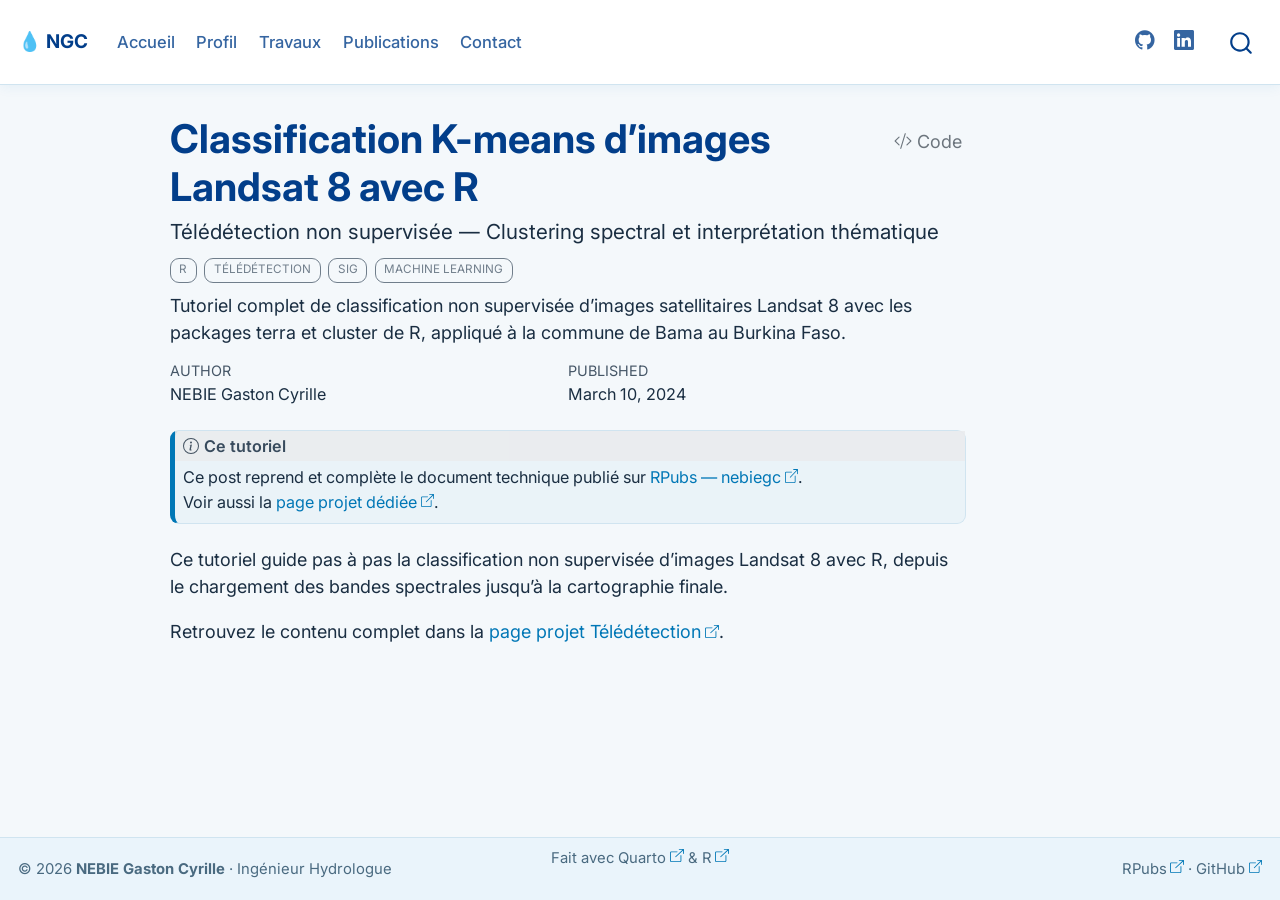
<file: docs/blog/posts/kmeans-landsat/index.html>
<!DOCTYPE html>
<html xmlns="http://www.w3.org/1999/xhtml" lang="en" xml:lang="en"><head>

<meta charset="utf-8">
<meta name="generator" content="quarto-1.0.38">

<meta name="viewport" content="width=device-width, initial-scale=1.0, user-scalable=yes">

<meta name="author" content="NEBIE Gaston Cyrille">
<meta name="dcterms.date" content="2024-03-10">
<meta name="description" content="Tutoriel complet de classification non supervisée d’images satellitaires Landsat 8 avec les packages terra et cluster de R, appliqué à la commune de Bama au Burkina Faso.">

<title>NEBIE Gaston Cyrille - Classification K-means d’images Landsat 8 avec R</title>
<style>
code{white-space: pre-wrap;}
span.smallcaps{font-variant: small-caps;}
span.underline{text-decoration: underline;}
div.column{display: inline-block; vertical-align: top; width: 50%;}
div.hanging-indent{margin-left: 1.5em; text-indent: -1.5em;}
ul.task-list{list-style: none;}
pre > code.sourceCode { white-space: pre; position: relative; }
pre > code.sourceCode > span { display: inline-block; line-height: 1.25; }
pre > code.sourceCode > span:empty { height: 1.2em; }
.sourceCode { overflow: visible; }
code.sourceCode > span { color: inherit; text-decoration: inherit; }
div.sourceCode { margin: 1em 0; }
pre.sourceCode { margin: 0; }
@media screen {
div.sourceCode { overflow: auto; }
}
@media print {
pre > code.sourceCode { white-space: pre-wrap; }
pre > code.sourceCode > span { text-indent: -5em; padding-left: 5em; }
}
pre.numberSource code
  { counter-reset: source-line 0; }
pre.numberSource code > span
  { position: relative; left: -4em; counter-increment: source-line; }
pre.numberSource code > span > a:first-child::before
  { content: counter(source-line);
    position: relative; left: -1em; text-align: right; vertical-align: baseline;
    border: none; display: inline-block;
    -webkit-touch-callout: none; -webkit-user-select: none;
    -khtml-user-select: none; -moz-user-select: none;
    -ms-user-select: none; user-select: none;
    padding: 0 4px; width: 4em;
    color: #aaaaaa;
  }
pre.numberSource { margin-left: 3em; border-left: 1px solid #aaaaaa;  padding-left: 4px; }
div.sourceCode
  {   }
@media screen {
pre > code.sourceCode > span > a:first-child::before { text-decoration: underline; }
}
code span.al { color: #ff0000; font-weight: bold; } /* Alert */
code span.an { color: #60a0b0; font-weight: bold; font-style: italic; } /* Annotation */
code span.at { color: #7d9029; } /* Attribute */
code span.bn { color: #40a070; } /* BaseN */
code span.bu { } /* BuiltIn */
code span.cf { color: #007020; font-weight: bold; } /* ControlFlow */
code span.ch { color: #4070a0; } /* Char */
code span.cn { color: #880000; } /* Constant */
code span.co { color: #60a0b0; font-style: italic; } /* Comment */
code span.cv { color: #60a0b0; font-weight: bold; font-style: italic; } /* CommentVar */
code span.do { color: #ba2121; font-style: italic; } /* Documentation */
code span.dt { color: #902000; } /* DataType */
code span.dv { color: #40a070; } /* DecVal */
code span.er { color: #ff0000; font-weight: bold; } /* Error */
code span.ex { } /* Extension */
code span.fl { color: #40a070; } /* Float */
code span.fu { color: #06287e; } /* Function */
code span.im { } /* Import */
code span.in { color: #60a0b0; font-weight: bold; font-style: italic; } /* Information */
code span.kw { color: #007020; font-weight: bold; } /* Keyword */
code span.op { color: #666666; } /* Operator */
code span.ot { color: #007020; } /* Other */
code span.pp { color: #bc7a00; } /* Preprocessor */
code span.sc { color: #4070a0; } /* SpecialChar */
code span.ss { color: #bb6688; } /* SpecialString */
code span.st { color: #4070a0; } /* String */
code span.va { color: #19177c; } /* Variable */
code span.vs { color: #4070a0; } /* VerbatimString */
code span.wa { color: #60a0b0; font-weight: bold; font-style: italic; } /* Warning */
</style>


<script src="../../../site_libs/quarto-nav/quarto-nav.js"></script>
<script src="../../../site_libs/quarto-nav/headroom.min.js"></script>
<script src="../../../site_libs/clipboard/clipboard.min.js"></script>
<script src="../../../site_libs/quarto-search/autocomplete.umd.js"></script>
<script src="../../../site_libs/quarto-search/fuse.min.js"></script>
<script src="../../../site_libs/quarto-search/quarto-search.js"></script>
<meta name="quarto:offset" content="../../../">
<script src="../../../site_libs/quarto-html/quarto.js"></script>
<script src="../../../site_libs/quarto-html/popper.min.js"></script>
<script src="../../../site_libs/quarto-html/tippy.umd.min.js"></script>
<script src="../../../site_libs/quarto-html/anchor.min.js"></script>
<link href="../../../site_libs/quarto-html/tippy.css" rel="stylesheet">
<link href="../../../site_libs/quarto-html/quarto-syntax-highlighting.css" rel="stylesheet" id="quarto-text-highlighting-styles">
<script src="../../../site_libs/bootstrap/bootstrap.min.js"></script>
<link href="../../../site_libs/bootstrap/bootstrap-icons.css" rel="stylesheet">
<link href="../../../site_libs/bootstrap/bootstrap.min.css" rel="stylesheet" id="quarto-bootstrap" data-mode="light">
<script id="quarto-search-options" type="application/json">{
  "location": "navbar",
  "copy-button": false,
  "collapse-after": 3,
  "panel-placement": "end",
  "type": "overlay",
  "limit": 20,
  "language": {
    "search-no-results-text": "No results",
    "search-matching-documents-text": "matching documents",
    "search-copy-link-title": "Copy link to search",
    "search-hide-matches-text": "Hide additional matches",
    "search-more-match-text": "more match in this document",
    "search-more-matches-text": "more matches in this document",
    "search-clear-button-title": "Clear",
    "search-detached-cancel-button-title": "Cancel",
    "search-submit-button-title": "Submit"
  }
}</script>
<style>html{ scroll-behavior: smooth; }</style>


</head>

<body class="nav-fixed">

<div id="quarto-search-results"></div>
  <header id="quarto-header" class="headroom fixed-top">
    <nav class="navbar navbar-expand-lg navbar-dark ">
      <div class="navbar-container container-fluid">
      <a class="navbar-brand" href="../../../index.html">
    <span class="navbar-title">💧 NGC</span>
  </a>
          <button class="navbar-toggler" type="button" data-bs-toggle="collapse" data-bs-target="#navbarCollapse" aria-controls="navbarCollapse" aria-expanded="false" aria-label="Toggle navigation" onclick="if (window.quartoToggleHeadroom) { window.quartoToggleHeadroom(); }">
  <span class="navbar-toggler-icon"></span>
</button>
          <div class="collapse navbar-collapse" id="navbarCollapse">
            <ul class="navbar-nav navbar-nav-scroll me-auto">
  <li class="nav-item">
    <a class="nav-link" href="../../../index.html">Accueil</a>
  </li>  
  <li class="nav-item">
    <a class="nav-link" href="../../../about.html">Profil</a>
  </li>  
  <li class="nav-item">
    <a class="nav-link" href="../../../projects/index.html">Travaux</a>
  </li>  
  <li class="nav-item">
    <a class="nav-link" href="../../../publications.html">Publications</a>
  </li>  
  <li class="nav-item">
    <a class="nav-link" href="../../../contact.html">Contact</a>
  </li>  
</ul>
            <ul class="navbar-nav navbar-nav-scroll ms-auto">
  <li class="nav-item compact">
    <a class="nav-link" href="https://github.com/ngastoncyrille"><i class="bi bi-github" role="img" aria-label="GitHub">
</i> 
 </a>
  </li>  
  <li class="nav-item compact">
    <a class="nav-link" href="https://www.linkedin.com/in/gaston-cyrille-nebie-a2a977222"><i class="bi bi-linkedin" role="img" aria-label="LinkedIn">
</i> 
 </a>
  </li>  
</ul>
              <div id="quarto-search" class="" title="Search"></div>
          </div> <!-- /navcollapse -->
      </div> <!-- /container-fluid -->
    </nav>
</header>
<!-- content -->
<div id="quarto-content" class="quarto-container page-columns page-rows-contents page-layout-article page-navbar">
<!-- sidebar -->
<!-- margin-sidebar -->
    <div id="quarto-margin-sidebar" class="sidebar margin-sidebar">
        
    </div>
<!-- main -->
<main class="content" id="quarto-document-content">

<header id="title-block-header" class="quarto-title-block default">
<div class="quarto-title">
<div class="quarto-title-block"><div><h1 class="title">Classification K-means d’images Landsat 8 avec R</h1><button type="button" class="btn code-tools-button" id="quarto-code-tools-source"><i class="bi"></i> Code</button></div></div>
<p class="subtitle lead">Télédétection non supervisée — Clustering spectral et interprétation thématique</p>
  <div class="quarto-categories">
    <div class="quarto-category">R</div>
    <div class="quarto-category">Télédétection</div>
    <div class="quarto-category">SIG</div>
    <div class="quarto-category">Machine Learning</div>
  </div>
  </div>

<div>
  <div class="description">
    Tutoriel complet de classification non supervisée d’images satellitaires Landsat 8 avec les packages terra et cluster de R, appliqué à la commune de Bama au Burkina Faso.
  </div>
</div>


<div class="quarto-title-meta">

    <div>
    <div class="quarto-title-meta-heading">Author</div>
    <div class="quarto-title-meta-contents">
             <p>NEBIE Gaston Cyrille </p>
          </div>
  </div>
    
    <div>
    <div class="quarto-title-meta-heading">Published</div>
    <div class="quarto-title-meta-contents">
      <p class="date">March 10, 2024</p>
    </div>
  </div>
    
  </div>
  

</header>

<div class="callout-note callout callout-style-default callout-captioned">
<div class="callout-header d-flex align-content-center">
<div class="callout-icon-container">
<i class="callout-icon"></i>
</div>
<div class="callout-caption-container flex-fill">
Ce tutoriel
</div>
</div>
<div class="callout-body-container callout-body">
<p>Ce post reprend et complète le document technique publié sur <a href="https://rpubs.com/nebiegc" target="_blank">RPubs — nebiegc</a>.<br>
Voir aussi la <a href="../../projects/teledetection.html">page projet dédiée</a>.</p>
</div>
</div>
<p>Ce tutoriel guide pas à pas la classification non supervisée d’images Landsat 8 avec R, depuis le chargement des bandes spectrales jusqu’à la cartographie finale.</p>
<p>Retrouvez le contenu complet dans la <a href="../../projects/teledetection.html">page projet Télédétection</a>.</p>


<!-- -->


</main> <!-- /main -->
<script id="quarto-html-after-body" type="application/javascript">
window.document.addEventListener("DOMContentLoaded", function (event) {
  const toggleBodyColorMode = (bsSheetEl) => {
    const mode = bsSheetEl.getAttribute("data-mode");
    const bodyEl = window.document.querySelector("body");
    if (mode === "dark") {
      bodyEl.classList.add("quarto-dark");
      bodyEl.classList.remove("quarto-light");
    } else {
      bodyEl.classList.add("quarto-light");
      bodyEl.classList.remove("quarto-dark");
    }
  }
  const toggleBodyColorPrimary = () => {
    const bsSheetEl = window.document.querySelector("link#quarto-bootstrap");
    if (bsSheetEl) {
      toggleBodyColorMode(bsSheetEl);
    }
  }
  toggleBodyColorPrimary();  
  const icon = "";
  const anchorJS = new window.AnchorJS();
  anchorJS.options = {
    placement: 'right',
    icon: icon
  };
  anchorJS.add('.anchored');
  const clipboard = new window.ClipboardJS('.code-copy-button', {
    target: function(trigger) {
      return trigger.previousElementSibling;
    }
  });
  clipboard.on('success', function(e) {
    // button target
    const button = e.trigger;
    // don't keep focus
    button.blur();
    // flash "checked"
    button.classList.add('code-copy-button-checked');
    var currentTitle = button.getAttribute("title");
    button.setAttribute("title", "Copied!");
    setTimeout(function() {
      button.setAttribute("title", currentTitle);
      button.classList.remove('code-copy-button-checked');
    }, 1000);
    // clear code selection
    e.clearSelection();
  });
  const viewSource = window.document.getElementById('quarto-view-source') ||
                     window.document.getElementById('quarto-code-tools-source');
  if (viewSource) {
    const sourceUrl = viewSource.getAttribute("data-quarto-source-url");
    viewSource.addEventListener("click", function(e) {
      if (sourceUrl) {
        // rstudio viewer pane
        if (/\bcapabilities=\b/.test(window.location)) {
          window.open(sourceUrl);
        } else {
          window.location.href = sourceUrl;
        }
      } else {
        const modal = new bootstrap.Modal(document.getElementById('quarto-embedded-source-code-modal'));
        modal.show();
      }
      return false;
    });
  }
  function toggleCodeHandler(show) {
    return function(e) {
      const detailsSrc = window.document.querySelectorAll(".cell > details > .sourceCode");
      for (let i=0; i<detailsSrc.length; i++) {
        const details = detailsSrc[i].parentElement;
        if (show) {
          details.open = true;
        } else {
          details.removeAttribute("open");
        }
      }
      const cellCodeDivs = window.document.querySelectorAll(".cell > .sourceCode");
      const fromCls = show ? "hidden" : "unhidden";
      const toCls = show ? "unhidden" : "hidden";
      for (let i=0; i<cellCodeDivs.length; i++) {
        const codeDiv = cellCodeDivs[i];
        if (codeDiv.classList.contains(fromCls)) {
          codeDiv.classList.remove(fromCls);
          codeDiv.classList.add(toCls);
        } 
      }
      return false;
    }
  }
  const hideAllCode = window.document.getElementById("quarto-hide-all-code");
  if (hideAllCode) {
    hideAllCode.addEventListener("click", toggleCodeHandler(false));
  }
  const showAllCode = window.document.getElementById("quarto-show-all-code");
  if (showAllCode) {
    showAllCode.addEventListener("click", toggleCodeHandler(true));
  }
  function tippyHover(el, contentFn) {
    const config = {
      allowHTML: true,
      content: contentFn,
      maxWidth: 500,
      delay: 100,
      arrow: false,
      appendTo: function(el) {
          return el.parentElement;
      },
      interactive: true,
      interactiveBorder: 10,
      theme: 'quarto',
      placement: 'bottom-start'
    };
    window.tippy(el, config); 
  }
  const noterefs = window.document.querySelectorAll('a[role="doc-noteref"]');
  for (var i=0; i<noterefs.length; i++) {
    const ref = noterefs[i];
    tippyHover(ref, function() {
      let href = ref.getAttribute('href');
      try { href = new URL(href).hash; } catch {}
      const id = href.replace(/^#\/?/, "");
      const note = window.document.getElementById(id);
      return note.innerHTML;
    });
  }
  var bibliorefs = window.document.querySelectorAll('a[role="doc-biblioref"]');
  for (var i=0; i<bibliorefs.length; i++) {
    const ref = bibliorefs[i];
    const cites = ref.parentNode.getAttribute('data-cites').split(' ');
    tippyHover(ref, function() {
      var popup = window.document.createElement('div');
      cites.forEach(function(cite) {
        var citeDiv = window.document.createElement('div');
        citeDiv.classList.add('hanging-indent');
        citeDiv.classList.add('csl-entry');
        var biblioDiv = window.document.getElementById('ref-' + cite);
        if (biblioDiv) {
          citeDiv.innerHTML = biblioDiv.innerHTML;
        }
        popup.appendChild(citeDiv);
      });
      return popup.innerHTML;
    });
  }
    var localhostRegex = new RegExp(/^(?:http|https):\/\/localhost\:?[0-9]*\//);
      var filterRegex = new RegExp(/https:\/\/ngastoncyrille\.github\.io/);
    var isInternal = (href) => {
        return filterRegex.test(href) || localhostRegex.test(href);
    }
    // Inspect non-navigation links and adorn them if external
    var links = window.document.querySelectorAll('a:not(.nav-link):not(.navbar-brand):not(.toc-action):not(.sidebar-link):not(.sidebar-item-toggle):not(.pagination-link):not(.no-external)');
    for (var i=0; i<links.length; i++) {
      const link = links[i];
      if (!isInternal(link.href)) {
          // target, if specified
          link.setAttribute("target", "_blank");
          // default icon
          link.classList.add("external");
      }
    }
});
</script><div class="modal fade" id="quarto-embedded-source-code-modal" tabindex="-1" aria-labelledby="quarto-embedded-source-code-modal-label" aria-hidden="true"><div class="modal-dialog modal-dialog-scrollable"><div class="modal-content"><div class="modal-header"><h5 class="modal-title" id="quarto-embedded-source-code-modal-label">Source Code</h5><button class="btn-close" data-bs-dismiss="modal"></button></div><div class="modal-body"><div class="">
<div class="sourceCode" id="cb1" data-shortcodes="false"><pre class="sourceCode markdown code-with-copy"><code class="sourceCode markdown"><span id="cb1-1"><a href="#cb1-1" aria-hidden="true" tabindex="-1"></a><span class="co">---</span></span>
<span id="cb1-2"><a href="#cb1-2" aria-hidden="true" tabindex="-1"></a><span class="an">title:</span><span class="co"> "Classification K-means d'images Landsat 8 avec R"</span></span>
<span id="cb1-3"><a href="#cb1-3" aria-hidden="true" tabindex="-1"></a><span class="an">subtitle:</span><span class="co"> "Télédétection non supervisée — Clustering spectral et interprétation thématique"</span></span>
<span id="cb1-4"><a href="#cb1-4" aria-hidden="true" tabindex="-1"></a><span class="an">description:</span><span class="co"> "Tutoriel complet de classification non supervisée d'images satellitaires Landsat 8 avec les packages terra et cluster de R, appliqué à la commune de Bama au Burkina Faso."</span></span>
<span id="cb1-5"><a href="#cb1-5" aria-hidden="true" tabindex="-1"></a><span class="an">author:</span><span class="co"> "NEBIE Gaston Cyrille"</span></span>
<span id="cb1-6"><a href="#cb1-6" aria-hidden="true" tabindex="-1"></a><span class="an">date:</span><span class="co"> "2024-03-10"</span></span>
<span id="cb1-7"><a href="#cb1-7" aria-hidden="true" tabindex="-1"></a><span class="an">categories:</span><span class="co"> [R, Télédétection, SIG, Machine Learning]</span></span>
<span id="cb1-8"><a href="#cb1-8" aria-hidden="true" tabindex="-1"></a><span class="an">format:</span></span>
<span id="cb1-9"><a href="#cb1-9" aria-hidden="true" tabindex="-1"></a><span class="co">  html:</span></span>
<span id="cb1-10"><a href="#cb1-10" aria-hidden="true" tabindex="-1"></a><span class="co">    toc: true</span></span>
<span id="cb1-11"><a href="#cb1-11" aria-hidden="true" tabindex="-1"></a><span class="co">---</span></span>
<span id="cb1-12"><a href="#cb1-12" aria-hidden="true" tabindex="-1"></a></span>
<span id="cb1-13"><a href="#cb1-13" aria-hidden="true" tabindex="-1"></a>::: {.callout-note}</span>
<span id="cb1-14"><a href="#cb1-14" aria-hidden="true" tabindex="-1"></a><span class="fu">## Ce tutoriel</span></span>
<span id="cb1-15"><a href="#cb1-15" aria-hidden="true" tabindex="-1"></a>Ce post reprend et complète le document technique publié sur </span>
<span id="cb1-16"><a href="#cb1-16" aria-hidden="true" tabindex="-1"></a><span class="co">[</span><span class="ot">RPubs — nebiegc</span><span class="co">](https://rpubs.com/nebiegc)</span>{target="_blank"}.  </span>
<span id="cb1-17"><a href="#cb1-17" aria-hidden="true" tabindex="-1"></a>Voir aussi la <span class="co">[</span><span class="ot">page projet dédiée</span><span class="co">](../../projects/teledetection.html)</span>.</span>
<span id="cb1-18"><a href="#cb1-18" aria-hidden="true" tabindex="-1"></a>:::</span>
<span id="cb1-19"><a href="#cb1-19" aria-hidden="true" tabindex="-1"></a></span>
<span id="cb1-20"><a href="#cb1-20" aria-hidden="true" tabindex="-1"></a>Ce tutoriel guide pas à pas la classification non supervisée d'images Landsat 8 </span>
<span id="cb1-21"><a href="#cb1-21" aria-hidden="true" tabindex="-1"></a>avec R, depuis le chargement des bandes spectrales jusqu'à la cartographie finale.</span>
<span id="cb1-22"><a href="#cb1-22" aria-hidden="true" tabindex="-1"></a></span>
<span id="cb1-23"><a href="#cb1-23" aria-hidden="true" tabindex="-1"></a>Retrouvez le contenu complet dans la <span class="co">[</span><span class="ot">page projet Télédétection</span><span class="co">](../../projects/teledetection.html)</span>.</span></code><button title="Copy to Clipboard" class="code-copy-button"><i class="bi"></i></button></pre></div>
</div></div></div></div></div>
</div> <!-- /content -->
<footer class="footer">
  <div class="nav-footer">
    <div class="nav-footer-left">© 2026 <strong>NEBIE Gaston Cyrille</strong> · Ingénieur Hydrologue</div>   
      <div class="nav-footer-center">Fait avec <a href="https://quarto.org">Quarto</a> &amp; <a href="https://www.r-project.org">R</a></div>
    <div class="nav-footer-right"><a href="https://rpubs.com/nebiegc" target="_blank">RPubs</a> · <a href="https://github.com/ngastoncyrille" target="_blank">GitHub</a></div>
  </div>
</footer>



<script src="../../../site_libs/quarto-html/zenscroll-min.js"></script>
</body></html>
</file>
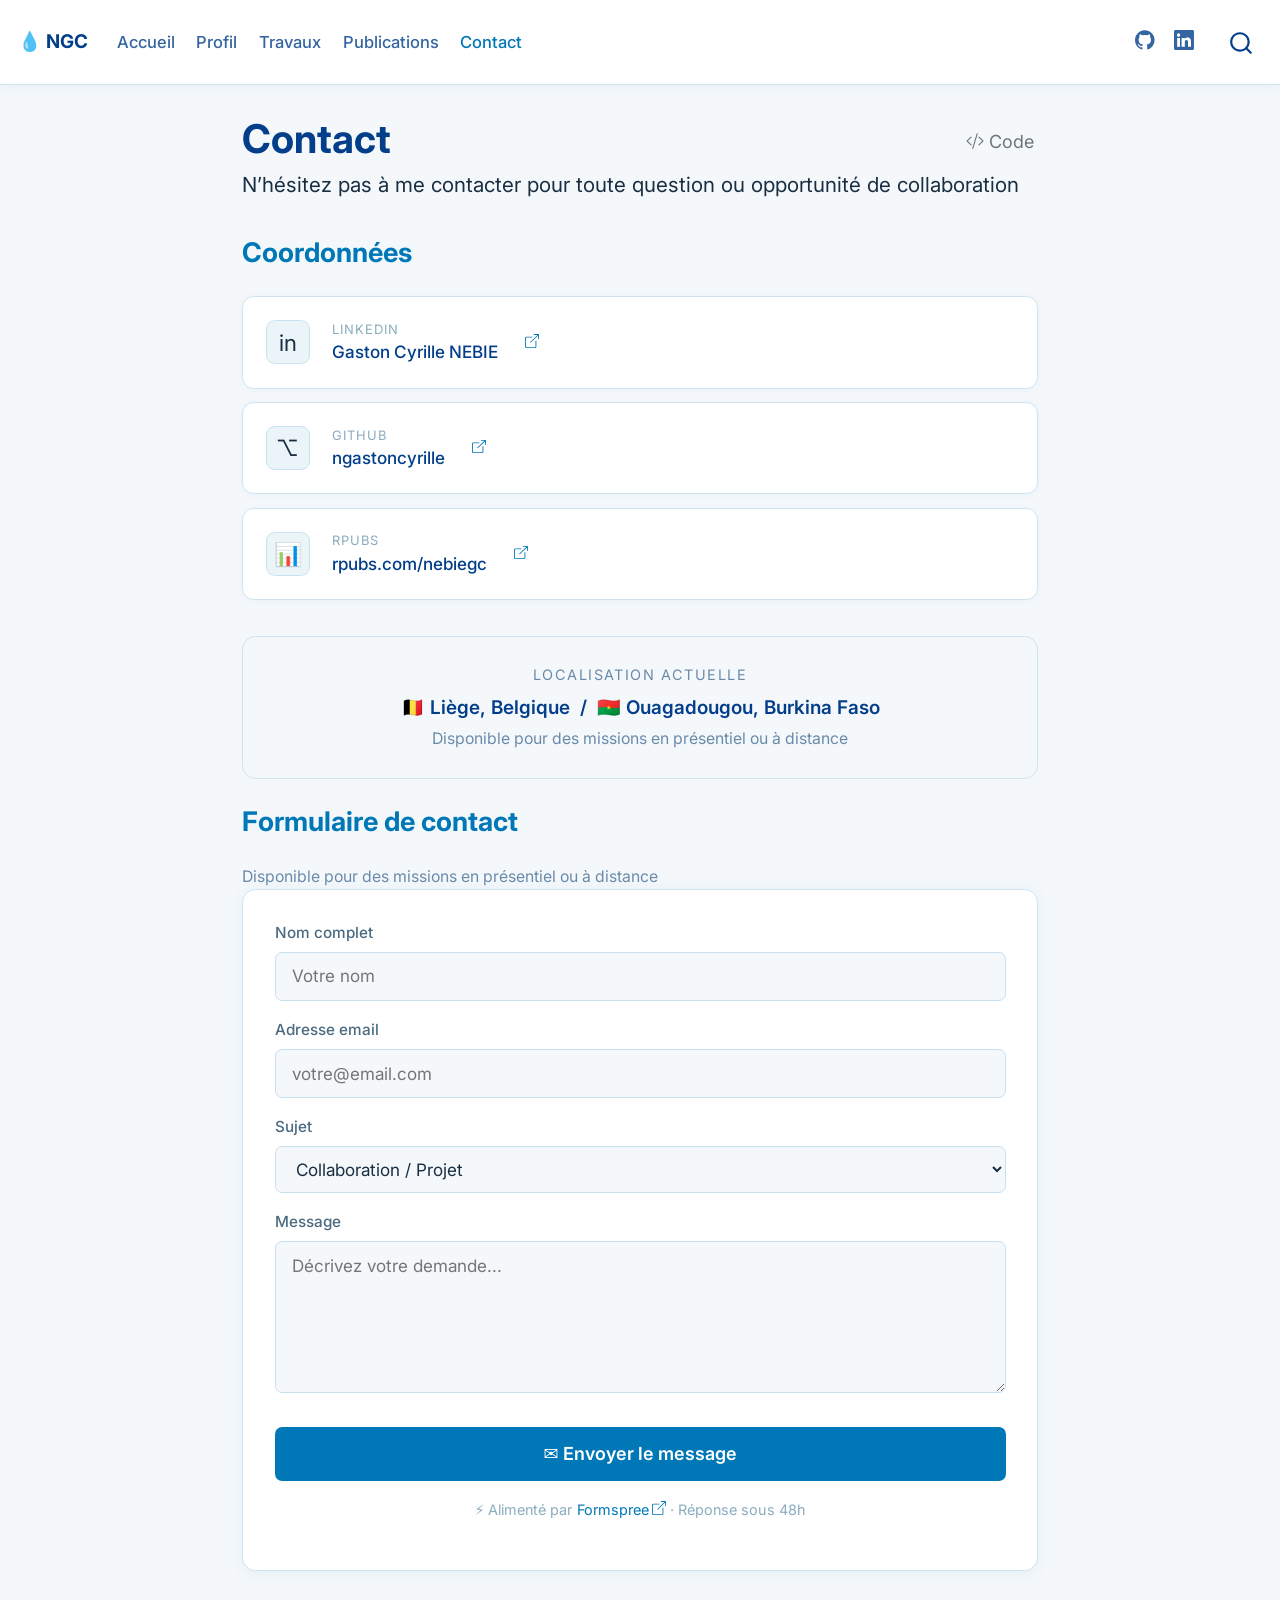
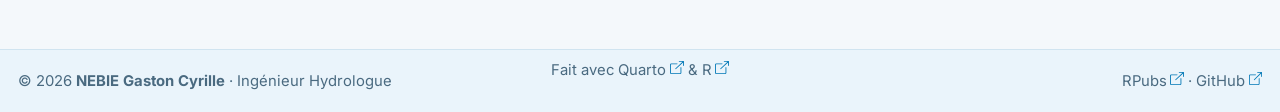
<file: docs/contact.html>
<!DOCTYPE html>
<html xmlns="http://www.w3.org/1999/xhtml" lang="en" xml:lang="en"><head>

<meta charset="utf-8">
<meta name="generator" content="quarto-1.0.38">

<meta name="viewport" content="width=device-width, initial-scale=1.0, user-scalable=yes">


<title>NEBIE Gaston Cyrille - Contact</title>
<style>
code{white-space: pre-wrap;}
span.smallcaps{font-variant: small-caps;}
span.underline{text-decoration: underline;}
div.column{display: inline-block; vertical-align: top; width: 50%;}
div.hanging-indent{margin-left: 1.5em; text-indent: -1.5em;}
ul.task-list{list-style: none;}
pre > code.sourceCode { white-space: pre; position: relative; }
pre > code.sourceCode > span { display: inline-block; line-height: 1.25; }
pre > code.sourceCode > span:empty { height: 1.2em; }
.sourceCode { overflow: visible; }
code.sourceCode > span { color: inherit; text-decoration: inherit; }
div.sourceCode { margin: 1em 0; }
pre.sourceCode { margin: 0; }
@media screen {
div.sourceCode { overflow: auto; }
}
@media print {
pre > code.sourceCode { white-space: pre-wrap; }
pre > code.sourceCode > span { text-indent: -5em; padding-left: 5em; }
}
pre.numberSource code
  { counter-reset: source-line 0; }
pre.numberSource code > span
  { position: relative; left: -4em; counter-increment: source-line; }
pre.numberSource code > span > a:first-child::before
  { content: counter(source-line);
    position: relative; left: -1em; text-align: right; vertical-align: baseline;
    border: none; display: inline-block;
    -webkit-touch-callout: none; -webkit-user-select: none;
    -khtml-user-select: none; -moz-user-select: none;
    -ms-user-select: none; user-select: none;
    padding: 0 4px; width: 4em;
    color: #aaaaaa;
  }
pre.numberSource { margin-left: 3em; border-left: 1px solid #aaaaaa;  padding-left: 4px; }
div.sourceCode
  {   }
@media screen {
pre > code.sourceCode > span > a:first-child::before { text-decoration: underline; }
}
code span.al { color: #ff0000; font-weight: bold; } /* Alert */
code span.an { color: #60a0b0; font-weight: bold; font-style: italic; } /* Annotation */
code span.at { color: #7d9029; } /* Attribute */
code span.bn { color: #40a070; } /* BaseN */
code span.bu { } /* BuiltIn */
code span.cf { color: #007020; font-weight: bold; } /* ControlFlow */
code span.ch { color: #4070a0; } /* Char */
code span.cn { color: #880000; } /* Constant */
code span.co { color: #60a0b0; font-style: italic; } /* Comment */
code span.cv { color: #60a0b0; font-weight: bold; font-style: italic; } /* CommentVar */
code span.do { color: #ba2121; font-style: italic; } /* Documentation */
code span.dt { color: #902000; } /* DataType */
code span.dv { color: #40a070; } /* DecVal */
code span.er { color: #ff0000; font-weight: bold; } /* Error */
code span.ex { } /* Extension */
code span.fl { color: #40a070; } /* Float */
code span.fu { color: #06287e; } /* Function */
code span.im { } /* Import */
code span.in { color: #60a0b0; font-weight: bold; font-style: italic; } /* Information */
code span.kw { color: #007020; font-weight: bold; } /* Keyword */
code span.op { color: #666666; } /* Operator */
code span.ot { color: #007020; } /* Other */
code span.pp { color: #bc7a00; } /* Preprocessor */
code span.sc { color: #4070a0; } /* SpecialChar */
code span.ss { color: #bb6688; } /* SpecialString */
code span.st { color: #4070a0; } /* String */
code span.va { color: #19177c; } /* Variable */
code span.vs { color: #4070a0; } /* VerbatimString */
code span.wa { color: #60a0b0; font-weight: bold; font-style: italic; } /* Warning */
</style>


<script src="site_libs/quarto-nav/quarto-nav.js"></script>
<script src="site_libs/quarto-nav/headroom.min.js"></script>
<script src="site_libs/clipboard/clipboard.min.js"></script>
<script src="site_libs/quarto-search/autocomplete.umd.js"></script>
<script src="site_libs/quarto-search/fuse.min.js"></script>
<script src="site_libs/quarto-search/quarto-search.js"></script>
<meta name="quarto:offset" content="./">
<script src="site_libs/quarto-html/quarto.js"></script>
<script src="site_libs/quarto-html/popper.min.js"></script>
<script src="site_libs/quarto-html/tippy.umd.min.js"></script>
<script src="site_libs/quarto-html/anchor.min.js"></script>
<link href="site_libs/quarto-html/tippy.css" rel="stylesheet">
<link href="site_libs/quarto-html/quarto-syntax-highlighting.css" rel="stylesheet" id="quarto-text-highlighting-styles">
<script src="site_libs/bootstrap/bootstrap.min.js"></script>
<link href="site_libs/bootstrap/bootstrap-icons.css" rel="stylesheet">
<link href="site_libs/bootstrap/bootstrap.min.css" rel="stylesheet" id="quarto-bootstrap" data-mode="light">
<script id="quarto-search-options" type="application/json">{
  "location": "navbar",
  "copy-button": false,
  "collapse-after": 3,
  "panel-placement": "end",
  "type": "overlay",
  "limit": 20,
  "language": {
    "search-no-results-text": "No results",
    "search-matching-documents-text": "matching documents",
    "search-copy-link-title": "Copy link to search",
    "search-hide-matches-text": "Hide additional matches",
    "search-more-match-text": "more match in this document",
    "search-more-matches-text": "more matches in this document",
    "search-clear-button-title": "Clear",
    "search-detached-cancel-button-title": "Cancel",
    "search-submit-button-title": "Submit"
  }
}</script>
<style>html{ scroll-behavior: smooth; }</style>


</head>

<body class="nav-fixed fullcontent">

<div id="quarto-search-results"></div>
  <header id="quarto-header" class="headroom fixed-top">
    <nav class="navbar navbar-expand-lg navbar-dark ">
      <div class="navbar-container container-fluid">
      <a class="navbar-brand" href="./index.html">
    <span class="navbar-title">💧 NGC</span>
  </a>
          <button class="navbar-toggler" type="button" data-bs-toggle="collapse" data-bs-target="#navbarCollapse" aria-controls="navbarCollapse" aria-expanded="false" aria-label="Toggle navigation" onclick="if (window.quartoToggleHeadroom) { window.quartoToggleHeadroom(); }">
  <span class="navbar-toggler-icon"></span>
</button>
          <div class="collapse navbar-collapse" id="navbarCollapse">
            <ul class="navbar-nav navbar-nav-scroll me-auto">
  <li class="nav-item">
    <a class="nav-link" href="./index.html">Accueil</a>
  </li>  
  <li class="nav-item">
    <a class="nav-link" href="./about.html">Profil</a>
  </li>  
  <li class="nav-item">
    <a class="nav-link" href="./projects/index.html">Travaux</a>
  </li>  
  <li class="nav-item">
    <a class="nav-link" href="./publications.html">Publications</a>
  </li>  
  <li class="nav-item">
    <a class="nav-link active" href="./contact.html" aria-current="page">Contact</a>
  </li>  
</ul>
            <ul class="navbar-nav navbar-nav-scroll ms-auto">
  <li class="nav-item compact">
    <a class="nav-link" href="https://github.com/ngastoncyrille"><i class="bi bi-github" role="img" aria-label="GitHub">
</i> 
 </a>
  </li>  
  <li class="nav-item compact">
    <a class="nav-link" href="https://www.linkedin.com/in/gaston-cyrille-nebie-a2a977222"><i class="bi bi-linkedin" role="img" aria-label="LinkedIn">
</i> 
 </a>
  </li>  
</ul>
              <div id="quarto-search" class="" title="Search"></div>
          </div> <!-- /navcollapse -->
      </div> <!-- /container-fluid -->
    </nav>
</header>
<!-- content -->
<div id="quarto-content" class="quarto-container page-columns page-rows-contents page-layout-article page-navbar">
<!-- sidebar -->
<!-- margin-sidebar -->
    
<!-- main -->
<main class="content" id="quarto-document-content">

<header id="title-block-header" class="quarto-title-block default">
<div class="quarto-title">
<div class="quarto-title-block"><div><h1 class="title">Contact</h1><button type="button" class="btn code-tools-button" id="quarto-code-tools-source"><i class="bi"></i> Code</button></div></div>
<p class="subtitle lead">N’hésitez pas à me contacter pour toute question ou opportunité de collaboration</p>
</div>



<div class="quarto-title-meta">

    
    
  </div>
  

</header>

<div class="row g-5 mt-2">

<!-- ── Coordonnées ── -->
<div class="col-md-6">

<h3 class="text-water mb-4 anchored">Coordonnées</h3>

<a href="https://www.linkedin.com/in/gaston-cyrille-nebie-a2a977222" target="_blank" class="contact-card">
  <div class="contact-icon">in</div>
  <div>
    <div class="contact-label">LinkedIn</div>
    <div class="contact-value">Gaston Cyrille NEBIE</div>
  </div>
</a>

<a href="https://github.com/ngastoncyrille" target="_blank" class="contact-card">
  <div class="contact-icon">⌥</div>
  <div>
    <div class="contact-label">GitHub</div>
    <div class="contact-value">ngastoncyrille</div>
  </div>
</a>

<a href="https://rpubs.com/nebiegc" target="_blank" class="contact-card">
  <div class="contact-icon">📊</div>
  <div>
    <div class="contact-label">RPubs</div>
    <div class="contact-value">rpubs.com/nebiegc</div>
  </div>
</a>


<div style="text-align:center;margin-top:2rem;padding:1.5rem;background:#f4f8fb;border-radius:0.75rem;border:1px solid #d0e4f0;">
  <p style="font-size:0.8rem;color:#6a8aaa;text-transform:uppercase;letter-spacing:0.1em;margin-bottom:0.5rem;">
    Localisation actuelle
  </p>
  <p style="font-size:1.05rem;color:#023e8a;font-weight:600;margin-bottom:0.25rem;">
    🇧🇪 Liège, Belgique &nbsp;/&nbsp; 🇧🇫 Ouagadougou, Burkina Faso
  </p>
  <p style="font-size:0.88rem;color:#6a8aaa;margin:0;">
    Disponible pour des missions en présentiel ou à distance
  </p>
</div>

</div><!-- /col coordonnées -->

<!-- ── Formulaire ── -->
<div class="col-md-6">

<h3 class="text-water mb-4 anchored">Formulaire de contact</h3>

<p style="font-size:0.88rem;color:#6a8aaa;margin:0;">
    Disponible pour des missions en présentiel ou à distance
  </p>

<div style="background:#ffffff;border:1px solid #d0e4f0;border-radius:0.75rem;padding:1.75rem;box-shadow:0 2px 16px rgba(0,119,182,0.07);">

<form action="https://formspree.io/f/mqewqrwv" method="POST">

  <div style="margin-bottom:1rem;">
    <label style="font-size:0.85rem;color:#4a6a80;display:block;margin-bottom:0.4rem;font-weight:500;">
      Nom complet
    </label>
    <input type="text" name="nom" required="" style="width:100%;padding:0.6rem 0.9rem;background:#f4f8fb;border:1px solid #c8dff0;
                  border-radius:0.4rem;color:#1a2e42;font-size:0.95rem;outline:none;" placeholder="Votre nom">
  </div>

  <div style="margin-bottom:1rem;">
    <label style="font-size:0.85rem;color:#4a6a80;display:block;margin-bottom:0.4rem;font-weight:500;">
      Adresse email
    </label>
    <input type="email" name="email" required="" style="width:100%;padding:0.6rem 0.9rem;background:#f4f8fb;border:1px solid #c8dff0;
                  border-radius:0.4rem;color:#1a2e42;font-size:0.95rem;outline:none;" placeholder="votre@email.com">
  </div>

  <div style="margin-bottom:1rem;">
    <label style="font-size:0.85rem;color:#4a6a80;display:block;margin-bottom:0.4rem;font-weight:500;">
      Sujet
    </label>
    <select name="sujet" style="width:100%;padding:0.6rem 0.9rem;background:#f4f8fb;border:1px solid #c8dff0;
                   border-radius:0.4rem;color:#1a2e42;font-size:0.95rem;">
      <option value="collaboration">Collaboration / Projet</option>
      <option value="consultation">Mission de consultation</option>
      <option value="formation">Formation / Renforcement de capacités</option>
      <option value="recherche">Recherche / Partenariat académique</option>
      <option value="autre">Autre</option>
    </select>
  </div>

  <div style="margin-bottom:1.5rem;">
    <label style="font-size:0.85rem;color:#4a6a80;display:block;margin-bottom:0.4rem;font-weight:500;">
      Message
    </label>
    <textarea name="message" required="" rows="5" style="width:100%;padding:0.6rem 0.9rem;background:#f4f8fb;border:1px solid #c8dff0;
                     border-radius:0.4rem;color:#1a2e42;font-size:0.95rem;resize:vertical;" placeholder="Décrivez votre demande..."></textarea>
  </div>

  <button type="submit" style="width:100%;padding:0.75rem;background:#0077b6;border:none;border-radius:0.4rem;
                 color:white;font-size:1rem;font-weight:600;cursor:pointer;
                 transition:background 0.2s;" onmouseover="this.style.background='#005f8e'" onmouseout="this.style.background='#0077b6'">
    ✉ Envoyer le message
  </button>

</form>

<p style="font-size:0.8rem;color:#8aacbf;margin-top:1rem;text-align:center;">
  ⚡ Alimenté par <a href="https://formspree.io" target="_blank" style="color:#0077b6;">Formspree</a> · Réponse sous 48h
</p>

</div><!-- /form card -->

</div><!-- /col formulaire -->

</div><!-- /row -->


<!-- -->


</main> <!-- /main -->
<script id="quarto-html-after-body" type="application/javascript">
window.document.addEventListener("DOMContentLoaded", function (event) {
  const toggleBodyColorMode = (bsSheetEl) => {
    const mode = bsSheetEl.getAttribute("data-mode");
    const bodyEl = window.document.querySelector("body");
    if (mode === "dark") {
      bodyEl.classList.add("quarto-dark");
      bodyEl.classList.remove("quarto-light");
    } else {
      bodyEl.classList.add("quarto-light");
      bodyEl.classList.remove("quarto-dark");
    }
  }
  const toggleBodyColorPrimary = () => {
    const bsSheetEl = window.document.querySelector("link#quarto-bootstrap");
    if (bsSheetEl) {
      toggleBodyColorMode(bsSheetEl);
    }
  }
  toggleBodyColorPrimary();  
  const icon = "";
  const anchorJS = new window.AnchorJS();
  anchorJS.options = {
    placement: 'right',
    icon: icon
  };
  anchorJS.add('.anchored');
  const clipboard = new window.ClipboardJS('.code-copy-button', {
    target: function(trigger) {
      return trigger.previousElementSibling;
    }
  });
  clipboard.on('success', function(e) {
    // button target
    const button = e.trigger;
    // don't keep focus
    button.blur();
    // flash "checked"
    button.classList.add('code-copy-button-checked');
    var currentTitle = button.getAttribute("title");
    button.setAttribute("title", "Copied!");
    setTimeout(function() {
      button.setAttribute("title", currentTitle);
      button.classList.remove('code-copy-button-checked');
    }, 1000);
    // clear code selection
    e.clearSelection();
  });
  const viewSource = window.document.getElementById('quarto-view-source') ||
                     window.document.getElementById('quarto-code-tools-source');
  if (viewSource) {
    const sourceUrl = viewSource.getAttribute("data-quarto-source-url");
    viewSource.addEventListener("click", function(e) {
      if (sourceUrl) {
        // rstudio viewer pane
        if (/\bcapabilities=\b/.test(window.location)) {
          window.open(sourceUrl);
        } else {
          window.location.href = sourceUrl;
        }
      } else {
        const modal = new bootstrap.Modal(document.getElementById('quarto-embedded-source-code-modal'));
        modal.show();
      }
      return false;
    });
  }
  function toggleCodeHandler(show) {
    return function(e) {
      const detailsSrc = window.document.querySelectorAll(".cell > details > .sourceCode");
      for (let i=0; i<detailsSrc.length; i++) {
        const details = detailsSrc[i].parentElement;
        if (show) {
          details.open = true;
        } else {
          details.removeAttribute("open");
        }
      }
      const cellCodeDivs = window.document.querySelectorAll(".cell > .sourceCode");
      const fromCls = show ? "hidden" : "unhidden";
      const toCls = show ? "unhidden" : "hidden";
      for (let i=0; i<cellCodeDivs.length; i++) {
        const codeDiv = cellCodeDivs[i];
        if (codeDiv.classList.contains(fromCls)) {
          codeDiv.classList.remove(fromCls);
          codeDiv.classList.add(toCls);
        } 
      }
      return false;
    }
  }
  const hideAllCode = window.document.getElementById("quarto-hide-all-code");
  if (hideAllCode) {
    hideAllCode.addEventListener("click", toggleCodeHandler(false));
  }
  const showAllCode = window.document.getElementById("quarto-show-all-code");
  if (showAllCode) {
    showAllCode.addEventListener("click", toggleCodeHandler(true));
  }
  function tippyHover(el, contentFn) {
    const config = {
      allowHTML: true,
      content: contentFn,
      maxWidth: 500,
      delay: 100,
      arrow: false,
      appendTo: function(el) {
          return el.parentElement;
      },
      interactive: true,
      interactiveBorder: 10,
      theme: 'quarto',
      placement: 'bottom-start'
    };
    window.tippy(el, config); 
  }
  const noterefs = window.document.querySelectorAll('a[role="doc-noteref"]');
  for (var i=0; i<noterefs.length; i++) {
    const ref = noterefs[i];
    tippyHover(ref, function() {
      let href = ref.getAttribute('href');
      try { href = new URL(href).hash; } catch {}
      const id = href.replace(/^#\/?/, "");
      const note = window.document.getElementById(id);
      return note.innerHTML;
    });
  }
  var bibliorefs = window.document.querySelectorAll('a[role="doc-biblioref"]');
  for (var i=0; i<bibliorefs.length; i++) {
    const ref = bibliorefs[i];
    const cites = ref.parentNode.getAttribute('data-cites').split(' ');
    tippyHover(ref, function() {
      var popup = window.document.createElement('div');
      cites.forEach(function(cite) {
        var citeDiv = window.document.createElement('div');
        citeDiv.classList.add('hanging-indent');
        citeDiv.classList.add('csl-entry');
        var biblioDiv = window.document.getElementById('ref-' + cite);
        if (biblioDiv) {
          citeDiv.innerHTML = biblioDiv.innerHTML;
        }
        popup.appendChild(citeDiv);
      });
      return popup.innerHTML;
    });
  }
    var localhostRegex = new RegExp(/^(?:http|https):\/\/localhost\:?[0-9]*\//);
      var filterRegex = new RegExp(/https:\/\/ngastoncyrille\.github\.io/);
    var isInternal = (href) => {
        return filterRegex.test(href) || localhostRegex.test(href);
    }
    // Inspect non-navigation links and adorn them if external
    var links = window.document.querySelectorAll('a:not(.nav-link):not(.navbar-brand):not(.toc-action):not(.sidebar-link):not(.sidebar-item-toggle):not(.pagination-link):not(.no-external)');
    for (var i=0; i<links.length; i++) {
      const link = links[i];
      if (!isInternal(link.href)) {
          // target, if specified
          link.setAttribute("target", "_blank");
          // default icon
          link.classList.add("external");
      }
    }
});
</script><div class="modal fade" id="quarto-embedded-source-code-modal" tabindex="-1" aria-labelledby="quarto-embedded-source-code-modal-label" aria-hidden="true"><div class="modal-dialog modal-dialog-scrollable"><div class="modal-content"><div class="modal-header"><h5 class="modal-title" id="quarto-embedded-source-code-modal-label">Source Code</h5><button class="btn-close" data-bs-dismiss="modal"></button></div><div class="modal-body"><div class="">
<div class="sourceCode" id="cb1" data-shortcodes="false"><pre class="sourceCode markdown code-with-copy"><code class="sourceCode markdown"><span id="cb1-1"><a href="#cb1-1" aria-hidden="true" tabindex="-1"></a><span class="co">---</span></span>
<span id="cb1-2"><a href="#cb1-2" aria-hidden="true" tabindex="-1"></a><span class="an">title:</span><span class="co"> "Contact"</span></span>
<span id="cb1-3"><a href="#cb1-3" aria-hidden="true" tabindex="-1"></a><span class="an">subtitle:</span><span class="co"> "N'hésitez pas à me contacter pour toute question ou opportunité de collaboration"</span></span>
<span id="cb1-4"><a href="#cb1-4" aria-hidden="true" tabindex="-1"></a><span class="an">format:</span></span>
<span id="cb1-5"><a href="#cb1-5" aria-hidden="true" tabindex="-1"></a><span class="co">  html:</span></span>
<span id="cb1-6"><a href="#cb1-6" aria-hidden="true" tabindex="-1"></a><span class="co">    toc: false</span></span>
<span id="cb1-7"><a href="#cb1-7" aria-hidden="true" tabindex="-1"></a><span class="co">---</span></span>
<span id="cb1-8"><a href="#cb1-8" aria-hidden="true" tabindex="-1"></a></span>
<span id="cb1-9"><a href="#cb1-9" aria-hidden="true" tabindex="-1"></a><span class="in">```{=html}</span></span>
<span id="cb1-10"><a href="#cb1-10" aria-hidden="true" tabindex="-1"></a><span class="in">&lt;div class="row g-5 mt-2"&gt;</span></span>
<span id="cb1-11"><a href="#cb1-11" aria-hidden="true" tabindex="-1"></a></span>
<span id="cb1-12"><a href="#cb1-12" aria-hidden="true" tabindex="-1"></a><span class="in">&lt;!-- ── Coordonnées ── --&gt;</span></span>
<span id="cb1-13"><a href="#cb1-13" aria-hidden="true" tabindex="-1"></a><span class="in">&lt;div class="col-md-6"&gt;</span></span>
<span id="cb1-14"><a href="#cb1-14" aria-hidden="true" tabindex="-1"></a></span>
<span id="cb1-15"><a href="#cb1-15" aria-hidden="true" tabindex="-1"></a><span class="in">&lt;h3 class="text-water mb-4"&gt;Coordonnées&lt;/h3&gt;</span></span>
<span id="cb1-16"><a href="#cb1-16" aria-hidden="true" tabindex="-1"></a></span>
<span id="cb1-17"><a href="#cb1-17" aria-hidden="true" tabindex="-1"></a><span class="in">&lt;a href="https://www.linkedin.com/in/gaston-cyrille-nebie-a2a977222" </span></span>
<span id="cb1-18"><a href="#cb1-18" aria-hidden="true" tabindex="-1"></a><span class="in">   target="_blank" class="contact-card"&gt;</span></span>
<span id="cb1-19"><a href="#cb1-19" aria-hidden="true" tabindex="-1"></a><span class="in">  &lt;div class="contact-icon"&gt;in&lt;/div&gt;</span></span>
<span id="cb1-20"><a href="#cb1-20" aria-hidden="true" tabindex="-1"></a><span class="in">  &lt;div&gt;</span></span>
<span id="cb1-21"><a href="#cb1-21" aria-hidden="true" tabindex="-1"></a><span class="in">    &lt;div class="contact-label"&gt;LinkedIn&lt;/div&gt;</span></span>
<span id="cb1-22"><a href="#cb1-22" aria-hidden="true" tabindex="-1"></a><span class="in">    &lt;div class="contact-value"&gt;Gaston Cyrille NEBIE&lt;/div&gt;</span></span>
<span id="cb1-23"><a href="#cb1-23" aria-hidden="true" tabindex="-1"></a><span class="in">  &lt;/div&gt;</span></span>
<span id="cb1-24"><a href="#cb1-24" aria-hidden="true" tabindex="-1"></a><span class="in">&lt;/a&gt;</span></span>
<span id="cb1-25"><a href="#cb1-25" aria-hidden="true" tabindex="-1"></a></span>
<span id="cb1-26"><a href="#cb1-26" aria-hidden="true" tabindex="-1"></a><span class="in">&lt;a href="https://github.com/ngastoncyrille" target="_blank" class="contact-card"&gt;</span></span>
<span id="cb1-27"><a href="#cb1-27" aria-hidden="true" tabindex="-1"></a><span class="in">  &lt;div class="contact-icon"&gt;⌥&lt;/div&gt;</span></span>
<span id="cb1-28"><a href="#cb1-28" aria-hidden="true" tabindex="-1"></a><span class="in">  &lt;div&gt;</span></span>
<span id="cb1-29"><a href="#cb1-29" aria-hidden="true" tabindex="-1"></a><span class="in">    &lt;div class="contact-label"&gt;GitHub&lt;/div&gt;</span></span>
<span id="cb1-30"><a href="#cb1-30" aria-hidden="true" tabindex="-1"></a><span class="in">    &lt;div class="contact-value"&gt;ngastoncyrille&lt;/div&gt;</span></span>
<span id="cb1-31"><a href="#cb1-31" aria-hidden="true" tabindex="-1"></a><span class="in">  &lt;/div&gt;</span></span>
<span id="cb1-32"><a href="#cb1-32" aria-hidden="true" tabindex="-1"></a><span class="in">&lt;/a&gt;</span></span>
<span id="cb1-33"><a href="#cb1-33" aria-hidden="true" tabindex="-1"></a></span>
<span id="cb1-34"><a href="#cb1-34" aria-hidden="true" tabindex="-1"></a><span class="in">&lt;a href="https://rpubs.com/nebiegc" target="_blank" class="contact-card"&gt;</span></span>
<span id="cb1-35"><a href="#cb1-35" aria-hidden="true" tabindex="-1"></a><span class="in">  &lt;div class="contact-icon"&gt;📊&lt;/div&gt;</span></span>
<span id="cb1-36"><a href="#cb1-36" aria-hidden="true" tabindex="-1"></a><span class="in">  &lt;div&gt;</span></span>
<span id="cb1-37"><a href="#cb1-37" aria-hidden="true" tabindex="-1"></a><span class="in">    &lt;div class="contact-label"&gt;RPubs&lt;/div&gt;</span></span>
<span id="cb1-38"><a href="#cb1-38" aria-hidden="true" tabindex="-1"></a><span class="in">    &lt;div class="contact-value"&gt;rpubs.com/nebiegc&lt;/div&gt;</span></span>
<span id="cb1-39"><a href="#cb1-39" aria-hidden="true" tabindex="-1"></a><span class="in">  &lt;/div&gt;</span></span>
<span id="cb1-40"><a href="#cb1-40" aria-hidden="true" tabindex="-1"></a><span class="in">&lt;/a&gt;</span></span>
<span id="cb1-41"><a href="#cb1-41" aria-hidden="true" tabindex="-1"></a></span>
<span id="cb1-42"><a href="#cb1-42" aria-hidden="true" tabindex="-1"></a></span>
<span id="cb1-43"><a href="#cb1-43" aria-hidden="true" tabindex="-1"></a><span class="in">&lt;div style="text-align:center;margin-top:2rem;padding:1.5rem;background:#f4f8fb;border-radius:0.75rem;border:1px solid #d0e4f0;"&gt;</span></span>
<span id="cb1-44"><a href="#cb1-44" aria-hidden="true" tabindex="-1"></a><span class="in">  &lt;p style="font-size:0.8rem;color:#6a8aaa;text-transform:uppercase;letter-spacing:0.1em;margin-bottom:0.5rem;"&gt;</span></span>
<span id="cb1-45"><a href="#cb1-45" aria-hidden="true" tabindex="-1"></a><span class="in">    Localisation actuelle</span></span>
<span id="cb1-46"><a href="#cb1-46" aria-hidden="true" tabindex="-1"></a><span class="in">  &lt;/p&gt;</span></span>
<span id="cb1-47"><a href="#cb1-47" aria-hidden="true" tabindex="-1"></a><span class="in">  &lt;p style="font-size:1.05rem;color:#023e8a;font-weight:600;margin-bottom:0.25rem;"&gt;</span></span>
<span id="cb1-48"><a href="#cb1-48" aria-hidden="true" tabindex="-1"></a><span class="in">    🇧🇪 Liège, Belgique &amp;nbsp;/&amp;nbsp; 🇧🇫 Ouagadougou, Burkina Faso</span></span>
<span id="cb1-49"><a href="#cb1-49" aria-hidden="true" tabindex="-1"></a><span class="in">  &lt;/p&gt;</span></span>
<span id="cb1-50"><a href="#cb1-50" aria-hidden="true" tabindex="-1"></a><span class="in">  &lt;p style="font-size:0.88rem;color:#6a8aaa;margin:0;"&gt;</span></span>
<span id="cb1-51"><a href="#cb1-51" aria-hidden="true" tabindex="-1"></a><span class="in">    Disponible pour des missions en présentiel ou à distance</span></span>
<span id="cb1-52"><a href="#cb1-52" aria-hidden="true" tabindex="-1"></a><span class="in">  &lt;/p&gt;</span></span>
<span id="cb1-53"><a href="#cb1-53" aria-hidden="true" tabindex="-1"></a><span class="in">&lt;/div&gt;</span></span>
<span id="cb1-54"><a href="#cb1-54" aria-hidden="true" tabindex="-1"></a></span>
<span id="cb1-55"><a href="#cb1-55" aria-hidden="true" tabindex="-1"></a><span class="in">&lt;/div&gt;&lt;!-- /col coordonnées --&gt;</span></span>
<span id="cb1-56"><a href="#cb1-56" aria-hidden="true" tabindex="-1"></a></span>
<span id="cb1-57"><a href="#cb1-57" aria-hidden="true" tabindex="-1"></a><span class="in">&lt;!-- ── Formulaire ── --&gt;</span></span>
<span id="cb1-58"><a href="#cb1-58" aria-hidden="true" tabindex="-1"></a><span class="in">&lt;div class="col-md-6"&gt;</span></span>
<span id="cb1-59"><a href="#cb1-59" aria-hidden="true" tabindex="-1"></a></span>
<span id="cb1-60"><a href="#cb1-60" aria-hidden="true" tabindex="-1"></a><span class="in">&lt;h3 class="text-water mb-4"&gt;Formulaire de contact&lt;/h3&gt;</span></span>
<span id="cb1-61"><a href="#cb1-61" aria-hidden="true" tabindex="-1"></a></span>
<span id="cb1-62"><a href="#cb1-62" aria-hidden="true" tabindex="-1"></a><span class="in">&lt;p style="font-size:0.88rem;color:#6a8aaa;margin:0;"&gt;</span></span>
<span id="cb1-63"><a href="#cb1-63" aria-hidden="true" tabindex="-1"></a><span class="in">    Disponible pour des missions en présentiel ou à distance</span></span>
<span id="cb1-64"><a href="#cb1-64" aria-hidden="true" tabindex="-1"></a><span class="in">  &lt;/p&gt;</span></span>
<span id="cb1-65"><a href="#cb1-65" aria-hidden="true" tabindex="-1"></a></span>
<span id="cb1-66"><a href="#cb1-66" aria-hidden="true" tabindex="-1"></a><span class="in">&lt;div style="background:#ffffff;border:1px solid #d0e4f0;border-radius:0.75rem;padding:1.75rem;box-shadow:0 2px 16px rgba(0,119,182,0.07);"&gt;</span></span>
<span id="cb1-67"><a href="#cb1-67" aria-hidden="true" tabindex="-1"></a></span>
<span id="cb1-68"><a href="#cb1-68" aria-hidden="true" tabindex="-1"></a><span class="in">&lt;form action="https://formspree.io/f/mqewqrwv" method="POST"&gt;</span></span>
<span id="cb1-69"><a href="#cb1-69" aria-hidden="true" tabindex="-1"></a></span>
<span id="cb1-70"><a href="#cb1-70" aria-hidden="true" tabindex="-1"></a><span class="in">  &lt;div style="margin-bottom:1rem;"&gt;</span></span>
<span id="cb1-71"><a href="#cb1-71" aria-hidden="true" tabindex="-1"></a><span class="in">    &lt;label style="font-size:0.85rem;color:#4a6a80;display:block;margin-bottom:0.4rem;font-weight:500;"&gt;</span></span>
<span id="cb1-72"><a href="#cb1-72" aria-hidden="true" tabindex="-1"></a><span class="in">      Nom complet</span></span>
<span id="cb1-73"><a href="#cb1-73" aria-hidden="true" tabindex="-1"></a><span class="in">    &lt;/label&gt;</span></span>
<span id="cb1-74"><a href="#cb1-74" aria-hidden="true" tabindex="-1"></a><span class="in">    &lt;input type="text" name="nom" required</span></span>
<span id="cb1-75"><a href="#cb1-75" aria-hidden="true" tabindex="-1"></a><span class="in">           style="width:100%;padding:0.6rem 0.9rem;background:#f4f8fb;border:1px solid #c8dff0;</span></span>
<span id="cb1-76"><a href="#cb1-76" aria-hidden="true" tabindex="-1"></a><span class="in">                  border-radius:0.4rem;color:#1a2e42;font-size:0.95rem;outline:none;"</span></span>
<span id="cb1-77"><a href="#cb1-77" aria-hidden="true" tabindex="-1"></a><span class="in">           placeholder="Votre nom"&gt;</span></span>
<span id="cb1-78"><a href="#cb1-78" aria-hidden="true" tabindex="-1"></a><span class="in">  &lt;/div&gt;</span></span>
<span id="cb1-79"><a href="#cb1-79" aria-hidden="true" tabindex="-1"></a></span>
<span id="cb1-80"><a href="#cb1-80" aria-hidden="true" tabindex="-1"></a><span class="in">  &lt;div style="margin-bottom:1rem;"&gt;</span></span>
<span id="cb1-81"><a href="#cb1-81" aria-hidden="true" tabindex="-1"></a><span class="in">    &lt;label style="font-size:0.85rem;color:#4a6a80;display:block;margin-bottom:0.4rem;font-weight:500;"&gt;</span></span>
<span id="cb1-82"><a href="#cb1-82" aria-hidden="true" tabindex="-1"></a><span class="in">      Adresse email</span></span>
<span id="cb1-83"><a href="#cb1-83" aria-hidden="true" tabindex="-1"></a><span class="in">    &lt;/label&gt;</span></span>
<span id="cb1-84"><a href="#cb1-84" aria-hidden="true" tabindex="-1"></a><span class="in">    &lt;input type="email" name="email" required</span></span>
<span id="cb1-85"><a href="#cb1-85" aria-hidden="true" tabindex="-1"></a><span class="in">           style="width:100%;padding:0.6rem 0.9rem;background:#f4f8fb;border:1px solid #c8dff0;</span></span>
<span id="cb1-86"><a href="#cb1-86" aria-hidden="true" tabindex="-1"></a><span class="in">                  border-radius:0.4rem;color:#1a2e42;font-size:0.95rem;outline:none;"</span></span>
<span id="cb1-87"><a href="#cb1-87" aria-hidden="true" tabindex="-1"></a><span class="in">           placeholder="votre@email.com"&gt;</span></span>
<span id="cb1-88"><a href="#cb1-88" aria-hidden="true" tabindex="-1"></a><span class="in">  &lt;/div&gt;</span></span>
<span id="cb1-89"><a href="#cb1-89" aria-hidden="true" tabindex="-1"></a></span>
<span id="cb1-90"><a href="#cb1-90" aria-hidden="true" tabindex="-1"></a><span class="in">  &lt;div style="margin-bottom:1rem;"&gt;</span></span>
<span id="cb1-91"><a href="#cb1-91" aria-hidden="true" tabindex="-1"></a><span class="in">    &lt;label style="font-size:0.85rem;color:#4a6a80;display:block;margin-bottom:0.4rem;font-weight:500;"&gt;</span></span>
<span id="cb1-92"><a href="#cb1-92" aria-hidden="true" tabindex="-1"></a><span class="in">      Sujet</span></span>
<span id="cb1-93"><a href="#cb1-93" aria-hidden="true" tabindex="-1"></a><span class="in">    &lt;/label&gt;</span></span>
<span id="cb1-94"><a href="#cb1-94" aria-hidden="true" tabindex="-1"></a><span class="in">    &lt;select name="sujet"</span></span>
<span id="cb1-95"><a href="#cb1-95" aria-hidden="true" tabindex="-1"></a><span class="in">            style="width:100%;padding:0.6rem 0.9rem;background:#f4f8fb;border:1px solid #c8dff0;</span></span>
<span id="cb1-96"><a href="#cb1-96" aria-hidden="true" tabindex="-1"></a><span class="in">                   border-radius:0.4rem;color:#1a2e42;font-size:0.95rem;"&gt;</span></span>
<span id="cb1-97"><a href="#cb1-97" aria-hidden="true" tabindex="-1"></a><span class="in">      &lt;option value="collaboration"&gt;Collaboration / Projet&lt;/option&gt;</span></span>
<span id="cb1-98"><a href="#cb1-98" aria-hidden="true" tabindex="-1"></a><span class="in">      &lt;option value="consultation"&gt;Mission de consultation&lt;/option&gt;</span></span>
<span id="cb1-99"><a href="#cb1-99" aria-hidden="true" tabindex="-1"></a><span class="in">      &lt;option value="formation"&gt;Formation / Renforcement de capacités&lt;/option&gt;</span></span>
<span id="cb1-100"><a href="#cb1-100" aria-hidden="true" tabindex="-1"></a><span class="in">      &lt;option value="recherche"&gt;Recherche / Partenariat académique&lt;/option&gt;</span></span>
<span id="cb1-101"><a href="#cb1-101" aria-hidden="true" tabindex="-1"></a><span class="in">      &lt;option value="autre"&gt;Autre&lt;/option&gt;</span></span>
<span id="cb1-102"><a href="#cb1-102" aria-hidden="true" tabindex="-1"></a><span class="in">    &lt;/select&gt;</span></span>
<span id="cb1-103"><a href="#cb1-103" aria-hidden="true" tabindex="-1"></a><span class="in">  &lt;/div&gt;</span></span>
<span id="cb1-104"><a href="#cb1-104" aria-hidden="true" tabindex="-1"></a></span>
<span id="cb1-105"><a href="#cb1-105" aria-hidden="true" tabindex="-1"></a><span class="in">  &lt;div style="margin-bottom:1.5rem;"&gt;</span></span>
<span id="cb1-106"><a href="#cb1-106" aria-hidden="true" tabindex="-1"></a><span class="in">    &lt;label style="font-size:0.85rem;color:#4a6a80;display:block;margin-bottom:0.4rem;font-weight:500;"&gt;</span></span>
<span id="cb1-107"><a href="#cb1-107" aria-hidden="true" tabindex="-1"></a><span class="in">      Message</span></span>
<span id="cb1-108"><a href="#cb1-108" aria-hidden="true" tabindex="-1"></a><span class="in">    &lt;/label&gt;</span></span>
<span id="cb1-109"><a href="#cb1-109" aria-hidden="true" tabindex="-1"></a><span class="in">    &lt;textarea name="message" required rows="5"</span></span>
<span id="cb1-110"><a href="#cb1-110" aria-hidden="true" tabindex="-1"></a><span class="in">              style="width:100%;padding:0.6rem 0.9rem;background:#f4f8fb;border:1px solid #c8dff0;</span></span>
<span id="cb1-111"><a href="#cb1-111" aria-hidden="true" tabindex="-1"></a><span class="in">                     border-radius:0.4rem;color:#1a2e42;font-size:0.95rem;resize:vertical;"</span></span>
<span id="cb1-112"><a href="#cb1-112" aria-hidden="true" tabindex="-1"></a><span class="in">              placeholder="Décrivez votre demande..."&gt;&lt;/textarea&gt;</span></span>
<span id="cb1-113"><a href="#cb1-113" aria-hidden="true" tabindex="-1"></a><span class="in">  &lt;/div&gt;</span></span>
<span id="cb1-114"><a href="#cb1-114" aria-hidden="true" tabindex="-1"></a></span>
<span id="cb1-115"><a href="#cb1-115" aria-hidden="true" tabindex="-1"></a><span class="in">  &lt;button type="submit" </span></span>
<span id="cb1-116"><a href="#cb1-116" aria-hidden="true" tabindex="-1"></a><span class="in">          style="width:100%;padding:0.75rem;background:#0077b6;border:none;border-radius:0.4rem;</span></span>
<span id="cb1-117"><a href="#cb1-117" aria-hidden="true" tabindex="-1"></a><span class="in">                 color:white;font-size:1rem;font-weight:600;cursor:pointer;</span></span>
<span id="cb1-118"><a href="#cb1-118" aria-hidden="true" tabindex="-1"></a><span class="in">                 transition:background 0.2s;"</span></span>
<span id="cb1-119"><a href="#cb1-119" aria-hidden="true" tabindex="-1"></a><span class="in">          onmouseover="this.style.background='#005f8e'"</span></span>
<span id="cb1-120"><a href="#cb1-120" aria-hidden="true" tabindex="-1"></a><span class="in">          onmouseout="this.style.background='#0077b6'"&gt;</span></span>
<span id="cb1-121"><a href="#cb1-121" aria-hidden="true" tabindex="-1"></a><span class="in">    ✉ Envoyer le message</span></span>
<span id="cb1-122"><a href="#cb1-122" aria-hidden="true" tabindex="-1"></a><span class="in">  &lt;/button&gt;</span></span>
<span id="cb1-123"><a href="#cb1-123" aria-hidden="true" tabindex="-1"></a></span>
<span id="cb1-124"><a href="#cb1-124" aria-hidden="true" tabindex="-1"></a><span class="in">&lt;/form&gt;</span></span>
<span id="cb1-125"><a href="#cb1-125" aria-hidden="true" tabindex="-1"></a></span>
<span id="cb1-126"><a href="#cb1-126" aria-hidden="true" tabindex="-1"></a><span class="in">&lt;p style="font-size:0.8rem;color:#8aacbf;margin-top:1rem;text-align:center;"&gt;</span></span>
<span id="cb1-127"><a href="#cb1-127" aria-hidden="true" tabindex="-1"></a><span class="in">  ⚡ Alimenté par &lt;a href="https://formspree.io" target="_blank" style="color:#0077b6;"&gt;Formspree&lt;/a&gt; · Réponse sous 48h</span></span>
<span id="cb1-128"><a href="#cb1-128" aria-hidden="true" tabindex="-1"></a><span class="in">&lt;/p&gt;</span></span>
<span id="cb1-129"><a href="#cb1-129" aria-hidden="true" tabindex="-1"></a></span>
<span id="cb1-130"><a href="#cb1-130" aria-hidden="true" tabindex="-1"></a><span class="in">&lt;/div&gt;&lt;!-- /form card --&gt;</span></span>
<span id="cb1-131"><a href="#cb1-131" aria-hidden="true" tabindex="-1"></a></span>
<span id="cb1-132"><a href="#cb1-132" aria-hidden="true" tabindex="-1"></a><span class="in">&lt;/div&gt;&lt;!-- /col formulaire --&gt;</span></span>
<span id="cb1-133"><a href="#cb1-133" aria-hidden="true" tabindex="-1"></a></span>
<span id="cb1-134"><a href="#cb1-134" aria-hidden="true" tabindex="-1"></a><span class="in">&lt;/div&gt;&lt;!-- /row --&gt;</span></span>
<span id="cb1-135"><a href="#cb1-135" aria-hidden="true" tabindex="-1"></a><span class="in">```</span></span></code><button title="Copy to Clipboard" class="code-copy-button"><i class="bi"></i></button></pre></div>
</div></div></div></div></div>
</div> <!-- /content -->
<footer class="footer">
  <div class="nav-footer">
    <div class="nav-footer-left">© 2026 <strong>NEBIE Gaston Cyrille</strong> · Ingénieur Hydrologue</div>   
      <div class="nav-footer-center">Fait avec <a href="https://quarto.org">Quarto</a> &amp; <a href="https://www.r-project.org">R</a></div>
    <div class="nav-footer-right"><a href="https://rpubs.com/nebiegc" target="_blank">RPubs</a> · <a href="https://github.com/ngastoncyrille" target="_blank">GitHub</a></div>
  </div>
</footer>



<script src="site_libs/quarto-html/zenscroll-min.js"></script>
</body></html>
</file>
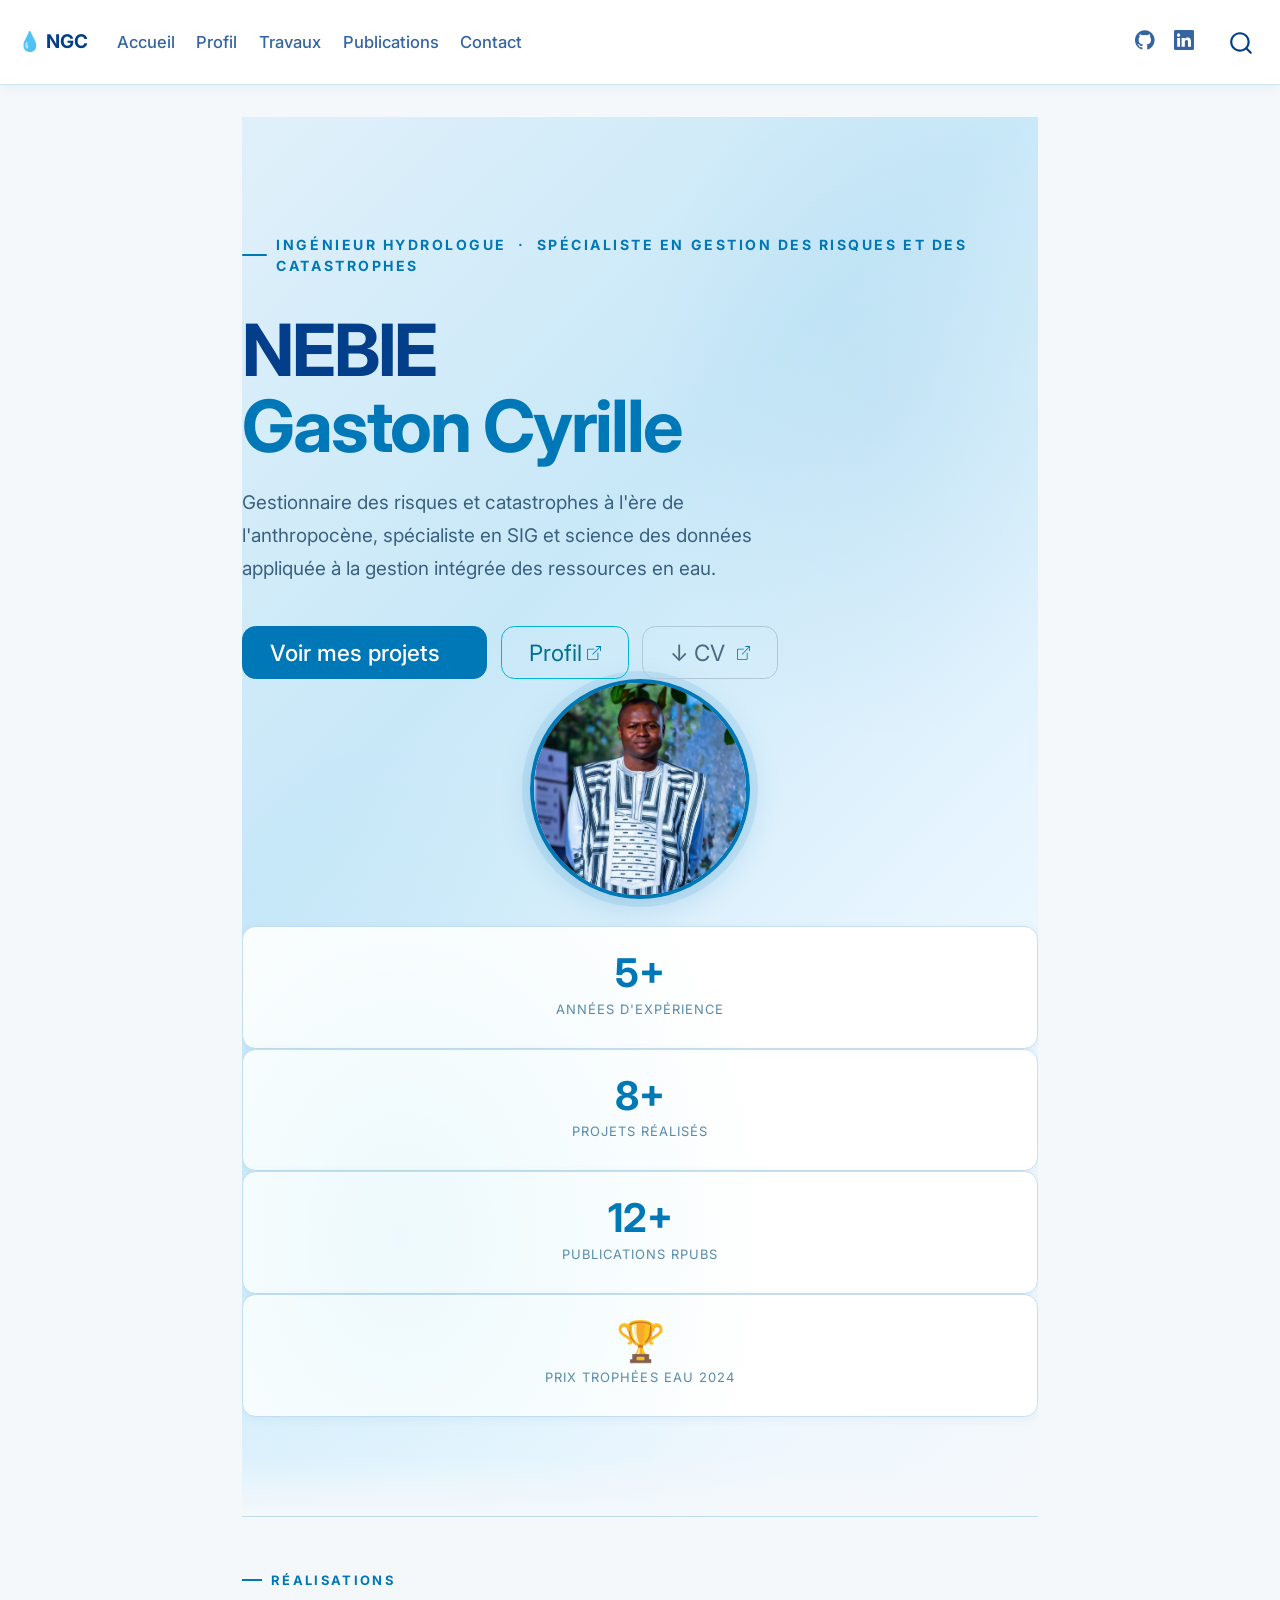
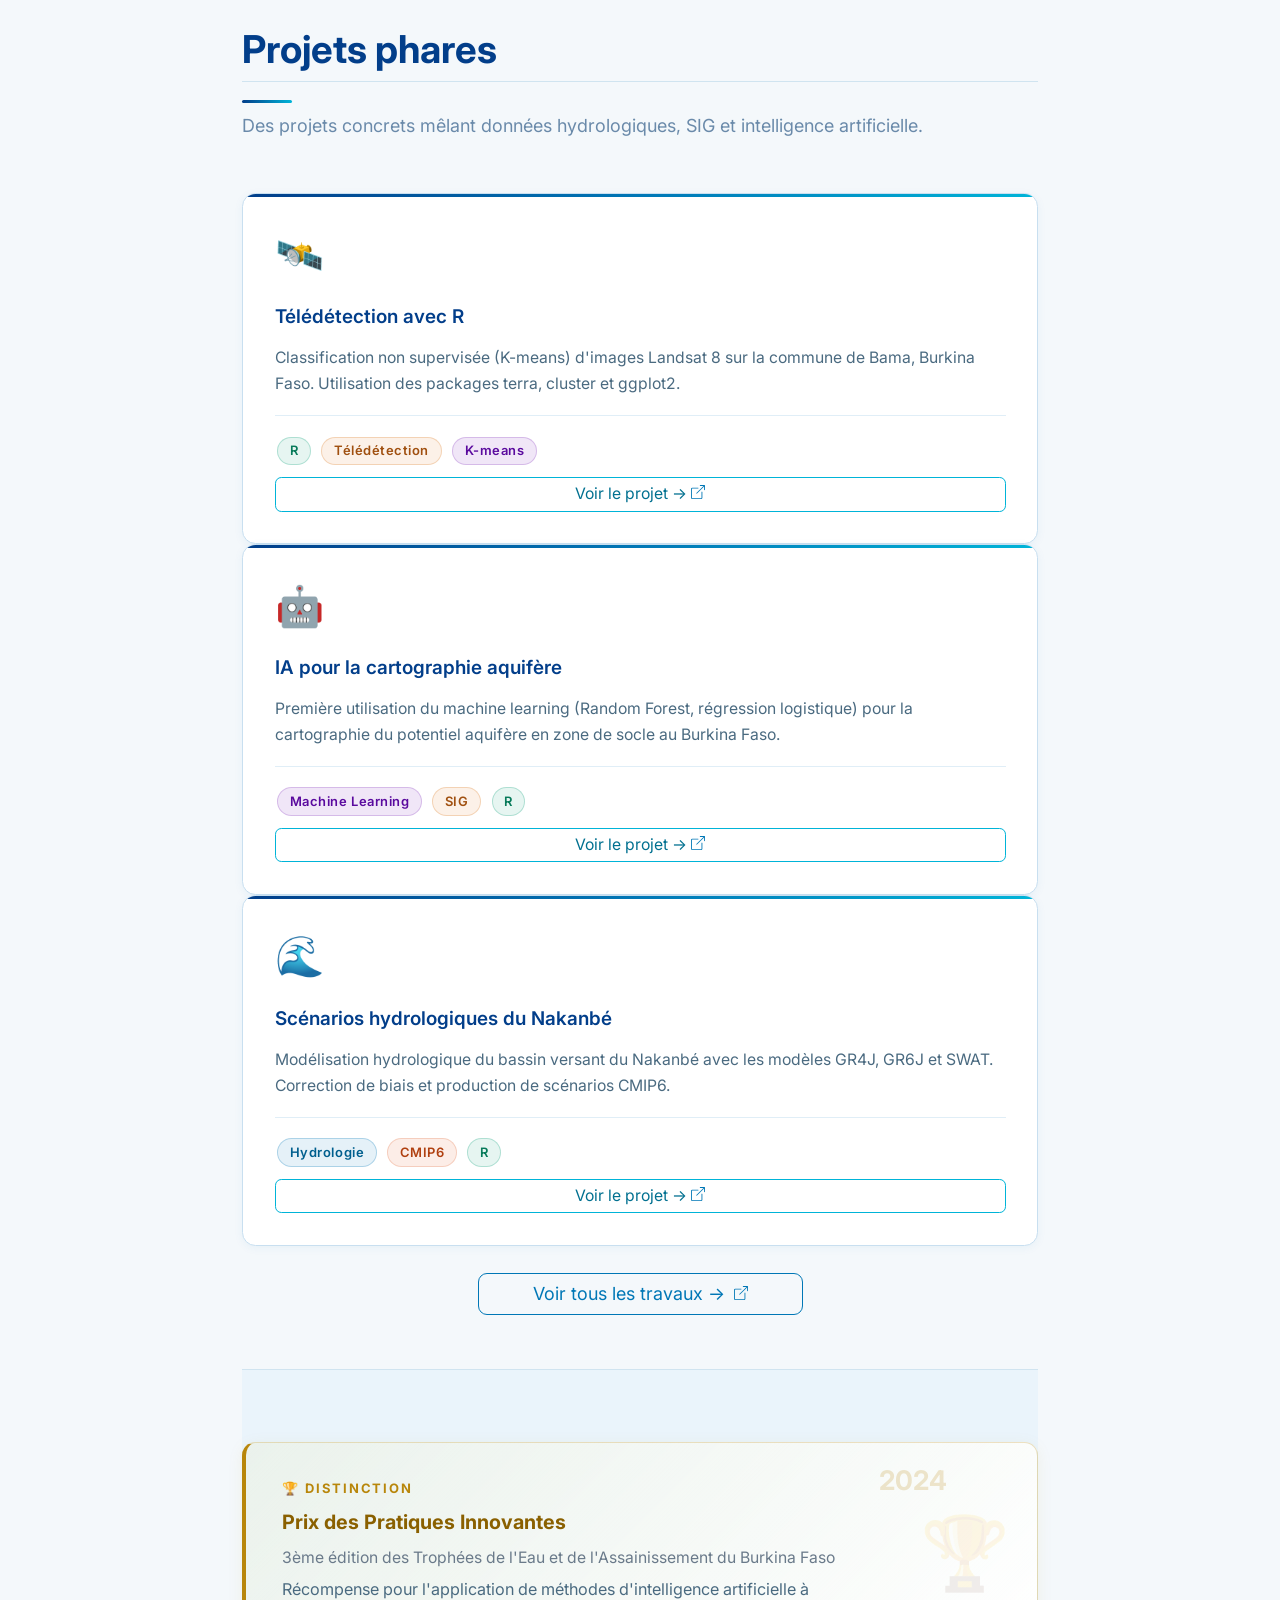
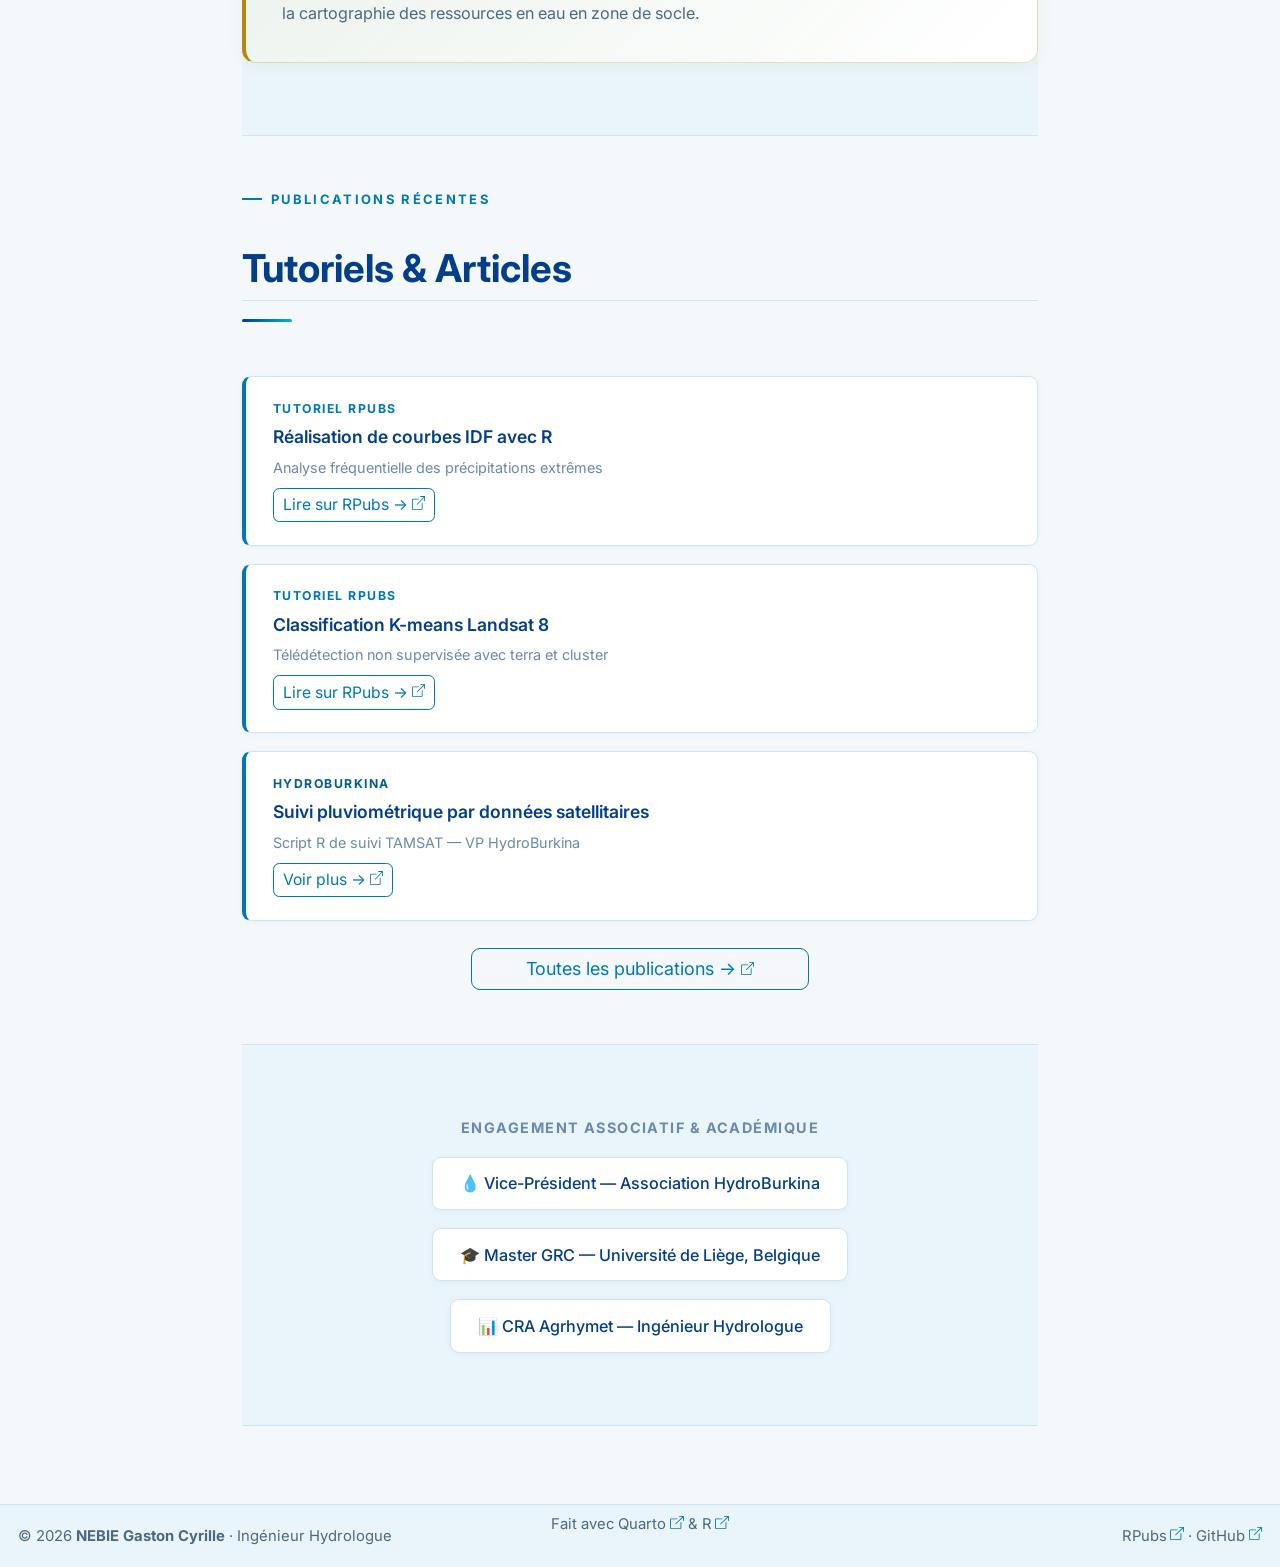
<file: docs/index - Copie.html>
<!DOCTYPE html>
<html xmlns="http://www.w3.org/1999/xhtml" lang="en" xml:lang="en"><head>

<meta charset="utf-8">
<meta name="generator" content="quarto-1.0.38">

<meta name="viewport" content="width=device-width, initial-scale=1.0, user-scalable=yes">


<title>NEBIE Gaston Cyrille | Ingénieur Hydrologue</title>
<style>
code{white-space: pre-wrap;}
span.smallcaps{font-variant: small-caps;}
span.underline{text-decoration: underline;}
div.column{display: inline-block; vertical-align: top; width: 50%;}
div.hanging-indent{margin-left: 1.5em; text-indent: -1.5em;}
ul.task-list{list-style: none;}
pre > code.sourceCode { white-space: pre; position: relative; }
pre > code.sourceCode > span { display: inline-block; line-height: 1.25; }
pre > code.sourceCode > span:empty { height: 1.2em; }
.sourceCode { overflow: visible; }
code.sourceCode > span { color: inherit; text-decoration: inherit; }
div.sourceCode { margin: 1em 0; }
pre.sourceCode { margin: 0; }
@media screen {
div.sourceCode { overflow: auto; }
}
@media print {
pre > code.sourceCode { white-space: pre-wrap; }
pre > code.sourceCode > span { text-indent: -5em; padding-left: 5em; }
}
pre.numberSource code
  { counter-reset: source-line 0; }
pre.numberSource code > span
  { position: relative; left: -4em; counter-increment: source-line; }
pre.numberSource code > span > a:first-child::before
  { content: counter(source-line);
    position: relative; left: -1em; text-align: right; vertical-align: baseline;
    border: none; display: inline-block;
    -webkit-touch-callout: none; -webkit-user-select: none;
    -khtml-user-select: none; -moz-user-select: none;
    -ms-user-select: none; user-select: none;
    padding: 0 4px; width: 4em;
    color: #aaaaaa;
  }
pre.numberSource { margin-left: 3em; border-left: 1px solid #aaaaaa;  padding-left: 4px; }
div.sourceCode
  {   }
@media screen {
pre > code.sourceCode > span > a:first-child::before { text-decoration: underline; }
}
code span.al { color: #ff0000; font-weight: bold; } /* Alert */
code span.an { color: #60a0b0; font-weight: bold; font-style: italic; } /* Annotation */
code span.at { color: #7d9029; } /* Attribute */
code span.bn { color: #40a070; } /* BaseN */
code span.bu { } /* BuiltIn */
code span.cf { color: #007020; font-weight: bold; } /* ControlFlow */
code span.ch { color: #4070a0; } /* Char */
code span.cn { color: #880000; } /* Constant */
code span.co { color: #60a0b0; font-style: italic; } /* Comment */
code span.cv { color: #60a0b0; font-weight: bold; font-style: italic; } /* CommentVar */
code span.do { color: #ba2121; font-style: italic; } /* Documentation */
code span.dt { color: #902000; } /* DataType */
code span.dv { color: #40a070; } /* DecVal */
code span.er { color: #ff0000; font-weight: bold; } /* Error */
code span.ex { } /* Extension */
code span.fl { color: #40a070; } /* Float */
code span.fu { color: #06287e; } /* Function */
code span.im { } /* Import */
code span.in { color: #60a0b0; font-weight: bold; font-style: italic; } /* Information */
code span.kw { color: #007020; font-weight: bold; } /* Keyword */
code span.op { color: #666666; } /* Operator */
code span.ot { color: #007020; } /* Other */
code span.pp { color: #bc7a00; } /* Preprocessor */
code span.sc { color: #4070a0; } /* SpecialChar */
code span.ss { color: #bb6688; } /* SpecialString */
code span.st { color: #4070a0; } /* String */
code span.va { color: #19177c; } /* Variable */
code span.vs { color: #4070a0; } /* VerbatimString */
code span.wa { color: #60a0b0; font-weight: bold; font-style: italic; } /* Warning */
</style>


<script src="site_libs/quarto-nav/quarto-nav.js"></script>
<script src="site_libs/quarto-nav/headroom.min.js"></script>
<script src="site_libs/clipboard/clipboard.min.js"></script>
<script src="site_libs/quarto-search/autocomplete.umd.js"></script>
<script src="site_libs/quarto-search/fuse.min.js"></script>
<script src="site_libs/quarto-search/quarto-search.js"></script>
<meta name="quarto:offset" content="./">
<script src="site_libs/quarto-html/quarto.js"></script>
<script src="site_libs/quarto-html/popper.min.js"></script>
<script src="site_libs/quarto-html/tippy.umd.min.js"></script>
<script src="site_libs/quarto-html/anchor.min.js"></script>
<link href="site_libs/quarto-html/tippy.css" rel="stylesheet">
<link href="site_libs/quarto-html/quarto-syntax-highlighting.css" rel="stylesheet" id="quarto-text-highlighting-styles">
<script src="site_libs/bootstrap/bootstrap.min.js"></script>
<link href="site_libs/bootstrap/bootstrap-icons.css" rel="stylesheet">
<link href="site_libs/bootstrap/bootstrap.min.css" rel="stylesheet" id="quarto-bootstrap" data-mode="light">
<script id="quarto-search-options" type="application/json">{
  "location": "navbar",
  "copy-button": false,
  "collapse-after": 3,
  "panel-placement": "end",
  "type": "overlay",
  "limit": 20,
  "language": {
    "search-no-results-text": "No results",
    "search-matching-documents-text": "matching documents",
    "search-copy-link-title": "Copy link to search",
    "search-hide-matches-text": "Hide additional matches",
    "search-more-match-text": "more match in this document",
    "search-more-matches-text": "more matches in this document",
    "search-clear-button-title": "Clear",
    "search-detached-cancel-button-title": "Cancel",
    "search-submit-button-title": "Submit"
  }
}</script>
<style>html{ scroll-behavior: smooth; }</style>


</head>

<body class="nav-fixed fullcontent">

<div id="quarto-search-results"></div>
  <header id="quarto-header" class="headroom fixed-top">
    <nav class="navbar navbar-expand-lg navbar-dark ">
      <div class="navbar-container container-fluid">
      <a class="navbar-brand" href="./index.html">
    <span class="navbar-title">💧 NGC</span>
  </a>
          <button class="navbar-toggler" type="button" data-bs-toggle="collapse" data-bs-target="#navbarCollapse" aria-controls="navbarCollapse" aria-expanded="false" aria-label="Toggle navigation" onclick="if (window.quartoToggleHeadroom) { window.quartoToggleHeadroom(); }">
  <span class="navbar-toggler-icon"></span>
</button>
          <div class="collapse navbar-collapse" id="navbarCollapse">
            <ul class="navbar-nav navbar-nav-scroll me-auto">
  <li class="nav-item">
    <a class="nav-link" href="./index.html">Accueil</a>
  </li>  
  <li class="nav-item">
    <a class="nav-link" href="./about.html">Profil</a>
  </li>  
  <li class="nav-item">
    <a class="nav-link" href="./projects/index.html">Travaux</a>
  </li>  
  <li class="nav-item">
    <a class="nav-link" href="./publications.html">Publications</a>
  </li>  
  <li class="nav-item">
    <a class="nav-link" href="./contact.html">Contact</a>
  </li>  
</ul>
            <ul class="navbar-nav navbar-nav-scroll ms-auto">
  <li class="nav-item compact">
    <a class="nav-link" href="https://github.com/ngastoncyrille"><i class="bi bi-github" role="img" aria-label="GitHub">
</i> 
 </a>
  </li>  
  <li class="nav-item compact">
    <a class="nav-link" href="https://www.linkedin.com/in/gaston-cyrille-nebie-a2a977222"><i class="bi bi-linkedin" role="img" aria-label="LinkedIn">
</i> 
 </a>
  </li>  
</ul>
              <div id="quarto-search" class="" title="Search"></div>
          </div> <!-- /navcollapse -->
      </div> <!-- /container-fluid -->
    </nav>
</header>
<!-- content -->
<div id="quarto-content" class="quarto-container page-columns page-rows-contents page-layout-article page-navbar">
<!-- sidebar -->
<!-- margin-sidebar -->
    
<!-- main -->
<main class="content" id="quarto-document-content">



<!-- ============================================================ -->
<!-- HERO                                                          -->
<!-- ============================================================ -->
<div class="hero-section">
<div class="container py-4">
<div class="row align-items-center g-5">

<div class="col-lg-7">
  <p class="hero-subtitle">Ingénieur Hydrologue &nbsp;·&nbsp; Spécialiste en Gestion des risques et des catastrophes</p>
  <h1 class="hero-title">NEBIE<br><span>Gaston Cyrille</span></h1>
  <p class="hero-tagline"> Gestionnaire des risques et catastrophes à l'ère de l'anthropocène, spécialiste en SIG et science des données appliquée à la gestion intégrée des ressources en eau.
  </p>
  <div style="display:flex;gap:0.75rem;flex-wrap:wrap;">
    <a href="projects/index.html" class="btn btn-primary btn-lg px-4">Voir mes projets</a>
    <a href="about.html" class="btn btn-outline-info btn-lg px-4">Profil</a>
    <a href="assets/cv/cv_nebie_2026.pdf" class="btn btn-outline-secondary btn-lg px-4" target="_blank">
      ↓ CV
    </a>
  </div>
</div>

<div class="col-lg-5 text-center">
  <img src="assets/img/photo.jpg" class="profile-img" alt="NEBIE Gaston Cyrille – Ingénieur Hydrologue" onerror="this.parentElement.innerHTML='<div class=\'profile-img-placeholder\'>💧</div>'">
</div>

</div><!-- /row -->

<!-- Stats -->
<div class="row g-3 mt-4">
  <div class="col-6 col-md-3">
    <div class="stat-card">
      <span class="stat-number">5+</span>
      <span class="stat-label">Années d'expérience</span>
    </div>
  </div>
  <div class="col-6 col-md-3">
    <div class="stat-card">
      <span class="stat-number">8+</span>
      <span class="stat-label">Projets réalisés</span>
    </div>
  </div>
  <div class="col-6 col-md-3">
    <div class="stat-card">
      <span class="stat-number">12+</span>
      <span class="stat-label">Publications RPubs</span>
    </div>
  </div>
  <div class="col-6 col-md-3">
    <div class="stat-card">
      <span class="stat-number">🏆</span>
      <span class="stat-label">Prix Trophées Eau 2024</span>
    </div>
  </div>
</div>

</div><!-- /container -->
</div><!-- /hero -->


<!-- ============================================================ -->
<!-- PROJETS PHARES                                                -->
<!-- ============================================================ -->
<div class="container py-5">

<div class="section-header">
  <div class="section-label">Réalisations</div>
  <h2 class="section-main-title anchored">Projets phares</h2>
  <div class="section-divider"></div>
  <p class="text-muted-blue mt-2">Des projets concrets mêlant données hydrologiques, SIG et intelligence artificielle.</p>
</div>

<div class="row g-4">

  <div class="col-md-4">
  <div class="project-card">
    <div class="project-icon">🛰️</div>
    <div class="project-title">Télédétection avec R</div>
    <div class="project-desc">
      Classification non supervisée (K-means) d'images Landsat 8 sur la 
      commune de Bama, Burkina Faso. Utilisation des packages terra, 
      cluster et ggplot2.
    </div>
    <div class="project-footer">
      <span class="tag tag-r">R</span>
      <span class="tag tag-sig">Télédétection</span>
      <span class="tag tag-ml">K-means</span>
      <a href="projects/teledetection.html" class="btn btn-sm btn-outline-info mt-2 w-100">Voir le projet →</a>
    </div>
  </div>
  </div>

  <div class="col-md-4">
  <div class="project-card">
    <div class="project-icon">🤖</div>
    <div class="project-title">IA pour la cartographie aquifère</div>
    <div class="project-desc">
      Première utilisation du machine learning (Random Forest, régression 
      logistique) pour la cartographie du potentiel aquifère en zone de 
      socle au Burkina Faso.
    </div>
    <div class="project-footer">
      <span class="tag tag-ml">Machine Learning</span>
      <span class="tag tag-sig">SIG</span>
      <span class="tag tag-r">R</span>
      <a href="projects/ml-aquifere.html" class="btn btn-sm btn-outline-info mt-2 w-100">Voir le projet →</a>
    </div>
  </div>
  </div>

  <div class="col-md-4">
  <div class="project-card">
    <div class="project-icon">🌊</div>
    <div class="project-title">Scénarios hydrologiques du Nakanbé</div>
    <div class="project-desc">
      Modélisation hydrologique du bassin versant du Nakanbé avec les 
      modèles GR4J, GR6J et SWAT. Correction de biais et production de 
      scénarios CMIP6.
    </div>
    <div class="project-footer">
      <span class="tag tag-water">Hydrologie</span>
      <span class="tag tag-climate">CMIP6</span>
      <span class="tag tag-r">R</span>
      <a href="projects/modelisation-nakambe.html" class="btn btn-sm btn-outline-info mt-2 w-100">Voir le projet →</a>
    </div>
  </div>
  </div>

</div><!-- /row -->

<div class="text-center mt-4">
  <a href="projects/index.html" class="btn btn-outline-primary px-5">
    Voir tous les travaux →
  </a>
</div>

</div><!-- /container -->


<!-- ============================================================ -->
<!-- DISTINCTION                                                   -->
<!-- ============================================================ -->
<div class="section-alt">
<div class="container">
<div class="row justify-content-center">
<div class="col-lg-8">

<div class="award-card">
  <div class="award-year">2024</div>
  <div style="font-size:0.72rem;text-transform:uppercase;letter-spacing:0.15em;color:#b8860b;font-weight:700;margin-bottom:0.5rem;">
    🏆 Distinction
  </div>
  <div class="award-title">Prix des Pratiques Innovantes</div>
  <div class="award-org">
    3ème édition des Trophées de l'Eau et de l'Assainissement du Burkina Faso
  </div>
  <p style="font-size:0.9rem;color:#4a6a80;margin:0;max-width:540px;">
    Récompense pour l'application de méthodes d'intelligence artificielle 
    à la cartographie des ressources en eau en zone de socle.
  </p>
</div>

</div>
</div>
</div>
</div><!-- /section-alt -->


<!-- ============================================================ -->
<!-- DERNIÈRES PUBLICATIONS                                        -->
<!-- ============================================================ -->
<div class="container py-5">

<div class="section-header">
  <div class="section-label">Publications récentes</div>
  <h2 class="section-main-title anchored">Tutoriels &amp; Articles</h2>
  <div class="section-divider"></div>
</div>

<div class="row g-3">
  <div class="col-md-4">
    <div class="pub-item">
      <div class="pub-type pub-type-rpubs">Tutoriel RPubs</div>
      <div class="pub-title">Réalisation de courbes IDF avec R</div>
      <div class="pub-meta">Analyse fréquentielle des précipitations extrêmes</div>
      <a href="https://rpubs.com/nebiegc" target="_blank" class="btn btn-sm btn-outline-primary mt-2">Lire sur RPubs →</a>
    </div>
  </div>
  <div class="col-md-4">
    <div class="pub-item">
      <div class="pub-type pub-type-rpubs">Tutoriel RPubs</div>
      <div class="pub-title">Classification K-means Landsat 8</div>
      <div class="pub-meta">Télédétection non supervisée avec terra et cluster</div>
      <a href="https://rpubs.com/nebiegc" target="_blank" class="btn btn-sm btn-outline-primary mt-2">Lire sur RPubs →</a>
    </div>
  </div>
  <div class="col-md-4">
    <div class="pub-item">
      <div class="pub-type pub-type-hydrobf">HydroBurkina</div>
      <div class="pub-title">Suivi pluviométrique par données satellitaires</div>
      <div class="pub-meta">Script R de suivi TAMSAT — VP HydroBurkina</div>
      <a href="publications.html" class="btn btn-sm btn-outline-primary mt-2">Voir plus →</a>
    </div>
  </div>
</div>

<div class="text-center mt-4">
  <a href="publications.html" class="btn btn-outline-primary px-5">Toutes les publications →</a>
</div>

</div><!-- /container -->


<!-- ============================================================ -->
<!-- ENGAGEMENT ASSOCIATIF                                         -->
<!-- ============================================================ -->
<div class="section-alt">
<div class="container text-center">
  <p class="text-muted-blue mb-3" style="font-size:0.8rem;text-transform:uppercase;letter-spacing:0.1em;font-weight:700;">
    Engagement associatif &amp; académique
  </p>
  <div class="d-flex justify-content-center align-items-center gap-3 flex-wrap">
    <div style="background:#ffffff;border:1px solid #d0e4f0;border-radius:0.5rem;padding:0.75rem 1.5rem;color:#023e8a;font-size:0.9rem;font-weight:500;box-shadow:0 1px 6px rgba(0,119,182,0.06);">
      💧 Vice-Président — Association HydroBurkina
    </div>
    <div style="background:#ffffff;border:1px solid #d0e4f0;border-radius:0.5rem;padding:0.75rem 1.5rem;color:#023e8a;font-size:0.9rem;font-weight:500;box-shadow:0 1px 6px rgba(0,119,182,0.06);">
      🎓 Master GRC — Université de Liège, Belgique
    </div>
    <div style="background:#ffffff;border:1px solid #d0e4f0;border-radius:0.5rem;padding:0.75rem 1.5rem;color:#023e8a;font-size:0.9rem;font-weight:500;box-shadow:0 1px 6px rgba(0,119,182,0.06);">
      📊 CRA Agrhymet — Ingénieur Hydrologue
    </div>
  </div>
</div>
</div><!-- /section-alt -->


<!-- -->


</main> <!-- /main -->
<script id="quarto-html-after-body" type="application/javascript">
window.document.addEventListener("DOMContentLoaded", function (event) {
  const toggleBodyColorMode = (bsSheetEl) => {
    const mode = bsSheetEl.getAttribute("data-mode");
    const bodyEl = window.document.querySelector("body");
    if (mode === "dark") {
      bodyEl.classList.add("quarto-dark");
      bodyEl.classList.remove("quarto-light");
    } else {
      bodyEl.classList.add("quarto-light");
      bodyEl.classList.remove("quarto-dark");
    }
  }
  const toggleBodyColorPrimary = () => {
    const bsSheetEl = window.document.querySelector("link#quarto-bootstrap");
    if (bsSheetEl) {
      toggleBodyColorMode(bsSheetEl);
    }
  }
  toggleBodyColorPrimary();  
  const icon = "";
  const anchorJS = new window.AnchorJS();
  anchorJS.options = {
    placement: 'right',
    icon: icon
  };
  anchorJS.add('.anchored');
  const clipboard = new window.ClipboardJS('.code-copy-button', {
    target: function(trigger) {
      return trigger.previousElementSibling;
    }
  });
  clipboard.on('success', function(e) {
    // button target
    const button = e.trigger;
    // don't keep focus
    button.blur();
    // flash "checked"
    button.classList.add('code-copy-button-checked');
    var currentTitle = button.getAttribute("title");
    button.setAttribute("title", "Copied!");
    setTimeout(function() {
      button.setAttribute("title", currentTitle);
      button.classList.remove('code-copy-button-checked');
    }, 1000);
    // clear code selection
    e.clearSelection();
  });
  const viewSource = window.document.getElementById('quarto-view-source') ||
                     window.document.getElementById('quarto-code-tools-source');
  if (viewSource) {
    const sourceUrl = viewSource.getAttribute("data-quarto-source-url");
    viewSource.addEventListener("click", function(e) {
      if (sourceUrl) {
        // rstudio viewer pane
        if (/\bcapabilities=\b/.test(window.location)) {
          window.open(sourceUrl);
        } else {
          window.location.href = sourceUrl;
        }
      } else {
        const modal = new bootstrap.Modal(document.getElementById('quarto-embedded-source-code-modal'));
        modal.show();
      }
      return false;
    });
  }
  function toggleCodeHandler(show) {
    return function(e) {
      const detailsSrc = window.document.querySelectorAll(".cell > details > .sourceCode");
      for (let i=0; i<detailsSrc.length; i++) {
        const details = detailsSrc[i].parentElement;
        if (show) {
          details.open = true;
        } else {
          details.removeAttribute("open");
        }
      }
      const cellCodeDivs = window.document.querySelectorAll(".cell > .sourceCode");
      const fromCls = show ? "hidden" : "unhidden";
      const toCls = show ? "unhidden" : "hidden";
      for (let i=0; i<cellCodeDivs.length; i++) {
        const codeDiv = cellCodeDivs[i];
        if (codeDiv.classList.contains(fromCls)) {
          codeDiv.classList.remove(fromCls);
          codeDiv.classList.add(toCls);
        } 
      }
      return false;
    }
  }
  const hideAllCode = window.document.getElementById("quarto-hide-all-code");
  if (hideAllCode) {
    hideAllCode.addEventListener("click", toggleCodeHandler(false));
  }
  const showAllCode = window.document.getElementById("quarto-show-all-code");
  if (showAllCode) {
    showAllCode.addEventListener("click", toggleCodeHandler(true));
  }
  function tippyHover(el, contentFn) {
    const config = {
      allowHTML: true,
      content: contentFn,
      maxWidth: 500,
      delay: 100,
      arrow: false,
      appendTo: function(el) {
          return el.parentElement;
      },
      interactive: true,
      interactiveBorder: 10,
      theme: 'quarto',
      placement: 'bottom-start'
    };
    window.tippy(el, config); 
  }
  const noterefs = window.document.querySelectorAll('a[role="doc-noteref"]');
  for (var i=0; i<noterefs.length; i++) {
    const ref = noterefs[i];
    tippyHover(ref, function() {
      let href = ref.getAttribute('href');
      try { href = new URL(href).hash; } catch {}
      const id = href.replace(/^#\/?/, "");
      const note = window.document.getElementById(id);
      return note.innerHTML;
    });
  }
  var bibliorefs = window.document.querySelectorAll('a[role="doc-biblioref"]');
  for (var i=0; i<bibliorefs.length; i++) {
    const ref = bibliorefs[i];
    const cites = ref.parentNode.getAttribute('data-cites').split(' ');
    tippyHover(ref, function() {
      var popup = window.document.createElement('div');
      cites.forEach(function(cite) {
        var citeDiv = window.document.createElement('div');
        citeDiv.classList.add('hanging-indent');
        citeDiv.classList.add('csl-entry');
        var biblioDiv = window.document.getElementById('ref-' + cite);
        if (biblioDiv) {
          citeDiv.innerHTML = biblioDiv.innerHTML;
        }
        popup.appendChild(citeDiv);
      });
      return popup.innerHTML;
    });
  }
    var localhostRegex = new RegExp(/^(?:http|https):\/\/localhost\:?[0-9]*\//);
      var filterRegex = new RegExp(/https:\/\/ngastoncyrille\.github\.io/);
    var isInternal = (href) => {
        return filterRegex.test(href) || localhostRegex.test(href);
    }
    // Inspect non-navigation links and adorn them if external
    var links = window.document.querySelectorAll('a:not(.nav-link):not(.navbar-brand):not(.toc-action):not(.sidebar-link):not(.sidebar-item-toggle):not(.pagination-link):not(.no-external)');
    for (var i=0; i<links.length; i++) {
      const link = links[i];
      if (!isInternal(link.href)) {
          // target, if specified
          link.setAttribute("target", "_blank");
          // default icon
          link.classList.add("external");
      }
    }
});
</script><div class="modal fade" id="quarto-embedded-source-code-modal" tabindex="-1" aria-labelledby="quarto-embedded-source-code-modal-label" aria-hidden="true"><div class="modal-dialog modal-dialog-scrollable"><div class="modal-content"><div class="modal-header"><h5 class="modal-title" id="quarto-embedded-source-code-modal-label">Source Code</h5><button class="btn-close" data-bs-dismiss="modal"></button></div><div class="modal-body"><div class="">
<div class="sourceCode" id="cb1" data-shortcodes="false"><pre class="sourceCode markdown code-with-copy"><code class="sourceCode markdown"><span id="cb1-1"><a href="#cb1-1" aria-hidden="true" tabindex="-1"></a><span class="co">---</span></span>
<span id="cb1-2"><a href="#cb1-2" aria-hidden="true" tabindex="-1"></a><span class="an">title:</span><span class="co"> ""</span></span>
<span id="cb1-3"><a href="#cb1-3" aria-hidden="true" tabindex="-1"></a><span class="an">pagetitle:</span><span class="co"> "NEBIE Gaston Cyrille | Ingénieur Hydrologue"</span></span>
<span id="cb1-4"><a href="#cb1-4" aria-hidden="true" tabindex="-1"></a><span class="an">format:</span></span>
<span id="cb1-5"><a href="#cb1-5" aria-hidden="true" tabindex="-1"></a><span class="co">  html:</span></span>
<span id="cb1-6"><a href="#cb1-6" aria-hidden="true" tabindex="-1"></a><span class="co">    toc: false</span></span>
<span id="cb1-7"><a href="#cb1-7" aria-hidden="true" tabindex="-1"></a><span class="co">---</span></span>
<span id="cb1-8"><a href="#cb1-8" aria-hidden="true" tabindex="-1"></a></span>
<span id="cb1-9"><a href="#cb1-9" aria-hidden="true" tabindex="-1"></a><span class="in">```{=html}</span></span>
<span id="cb1-10"><a href="#cb1-10" aria-hidden="true" tabindex="-1"></a><span class="in">&lt;!-- ============================================================ --&gt;</span></span>
<span id="cb1-11"><a href="#cb1-11" aria-hidden="true" tabindex="-1"></a><span class="in">&lt;!-- HERO                                                          --&gt;</span></span>
<span id="cb1-12"><a href="#cb1-12" aria-hidden="true" tabindex="-1"></a><span class="in">&lt;!-- ============================================================ --&gt;</span></span>
<span id="cb1-13"><a href="#cb1-13" aria-hidden="true" tabindex="-1"></a><span class="in">&lt;div class="hero-section"&gt;</span></span>
<span id="cb1-14"><a href="#cb1-14" aria-hidden="true" tabindex="-1"></a><span class="in">&lt;div class="container py-4"&gt;</span></span>
<span id="cb1-15"><a href="#cb1-15" aria-hidden="true" tabindex="-1"></a><span class="in">&lt;div class="row align-items-center g-5"&gt;</span></span>
<span id="cb1-16"><a href="#cb1-16" aria-hidden="true" tabindex="-1"></a></span>
<span id="cb1-17"><a href="#cb1-17" aria-hidden="true" tabindex="-1"></a><span class="in">&lt;div class="col-lg-7"&gt;</span></span>
<span id="cb1-18"><a href="#cb1-18" aria-hidden="true" tabindex="-1"></a><span class="in">  &lt;p class="hero-subtitle"&gt;Ingénieur Hydrologue &amp;nbsp;·&amp;nbsp; Spécialiste en Gestion des risques et des catastrophes&lt;/p&gt;</span></span>
<span id="cb1-19"><a href="#cb1-19" aria-hidden="true" tabindex="-1"></a><span class="in">  &lt;h1 class="hero-title"&gt;NEBIE&lt;br&gt;&lt;span&gt;Gaston Cyrille&lt;/span&gt;&lt;/h1&gt;</span></span>
<span id="cb1-20"><a href="#cb1-20" aria-hidden="true" tabindex="-1"></a><span class="in">  &lt;p class="hero-tagline"&gt; Gestionnaire des risques et catastrophes à l'ère de l'anthropocène, spécialiste en SIG et science des données appliquée à la gestion intégrée des ressources en eau.</span></span>
<span id="cb1-21"><a href="#cb1-21" aria-hidden="true" tabindex="-1"></a><span class="in">  &lt;/p&gt;</span></span>
<span id="cb1-22"><a href="#cb1-22" aria-hidden="true" tabindex="-1"></a><span class="in">  &lt;div style="display:flex;gap:0.75rem;flex-wrap:wrap;"&gt;</span></span>
<span id="cb1-23"><a href="#cb1-23" aria-hidden="true" tabindex="-1"></a><span class="in">    &lt;a href="projects/index.html" class="btn btn-primary btn-lg px-4"&gt;Voir mes projets&lt;/a&gt;</span></span>
<span id="cb1-24"><a href="#cb1-24" aria-hidden="true" tabindex="-1"></a><span class="in">    &lt;a href="about.html" class="btn btn-outline-info btn-lg px-4"&gt;Profil&lt;/a&gt;</span></span>
<span id="cb1-25"><a href="#cb1-25" aria-hidden="true" tabindex="-1"></a><span class="in">    &lt;a href="assets/cv/cv_nebie_2026.pdf" class="btn btn-outline-secondary btn-lg px-4" target="_blank"&gt;</span></span>
<span id="cb1-26"><a href="#cb1-26" aria-hidden="true" tabindex="-1"></a><span class="in">      ↓ CV</span></span>
<span id="cb1-27"><a href="#cb1-27" aria-hidden="true" tabindex="-1"></a><span class="in">    &lt;/a&gt;</span></span>
<span id="cb1-28"><a href="#cb1-28" aria-hidden="true" tabindex="-1"></a><span class="in">  &lt;/div&gt;</span></span>
<span id="cb1-29"><a href="#cb1-29" aria-hidden="true" tabindex="-1"></a><span class="in">&lt;/div&gt;</span></span>
<span id="cb1-30"><a href="#cb1-30" aria-hidden="true" tabindex="-1"></a></span>
<span id="cb1-31"><a href="#cb1-31" aria-hidden="true" tabindex="-1"></a><span class="in">&lt;div class="col-lg-5 text-center"&gt;</span></span>
<span id="cb1-32"><a href="#cb1-32" aria-hidden="true" tabindex="-1"></a><span class="in">  &lt;img src="assets/img/photo.jpg" </span></span>
<span id="cb1-33"><a href="#cb1-33" aria-hidden="true" tabindex="-1"></a><span class="in">       class="profile-img" </span></span>
<span id="cb1-34"><a href="#cb1-34" aria-hidden="true" tabindex="-1"></a><span class="in">       alt="NEBIE Gaston Cyrille – Ingénieur Hydrologue"</span></span>
<span id="cb1-35"><a href="#cb1-35" aria-hidden="true" tabindex="-1"></a><span class="in">       onerror="this.parentElement.innerHTML='&lt;div class=\'profile-img-placeholder\'&gt;💧&lt;/div&gt;'"&gt;</span></span>
<span id="cb1-36"><a href="#cb1-36" aria-hidden="true" tabindex="-1"></a><span class="in">&lt;/div&gt;</span></span>
<span id="cb1-37"><a href="#cb1-37" aria-hidden="true" tabindex="-1"></a></span>
<span id="cb1-38"><a href="#cb1-38" aria-hidden="true" tabindex="-1"></a><span class="in">&lt;/div&gt;&lt;!-- /row --&gt;</span></span>
<span id="cb1-39"><a href="#cb1-39" aria-hidden="true" tabindex="-1"></a></span>
<span id="cb1-40"><a href="#cb1-40" aria-hidden="true" tabindex="-1"></a><span class="in">&lt;!-- Stats --&gt;</span></span>
<span id="cb1-41"><a href="#cb1-41" aria-hidden="true" tabindex="-1"></a><span class="in">&lt;div class="row g-3 mt-4"&gt;</span></span>
<span id="cb1-42"><a href="#cb1-42" aria-hidden="true" tabindex="-1"></a><span class="in">  &lt;div class="col-6 col-md-3"&gt;</span></span>
<span id="cb1-43"><a href="#cb1-43" aria-hidden="true" tabindex="-1"></a><span class="in">    &lt;div class="stat-card"&gt;</span></span>
<span id="cb1-44"><a href="#cb1-44" aria-hidden="true" tabindex="-1"></a><span class="in">      &lt;span class="stat-number"&gt;5+&lt;/span&gt;</span></span>
<span id="cb1-45"><a href="#cb1-45" aria-hidden="true" tabindex="-1"></a><span class="in">      &lt;span class="stat-label"&gt;Années d'expérience&lt;/span&gt;</span></span>
<span id="cb1-46"><a href="#cb1-46" aria-hidden="true" tabindex="-1"></a><span class="in">    &lt;/div&gt;</span></span>
<span id="cb1-47"><a href="#cb1-47" aria-hidden="true" tabindex="-1"></a><span class="in">  &lt;/div&gt;</span></span>
<span id="cb1-48"><a href="#cb1-48" aria-hidden="true" tabindex="-1"></a><span class="in">  &lt;div class="col-6 col-md-3"&gt;</span></span>
<span id="cb1-49"><a href="#cb1-49" aria-hidden="true" tabindex="-1"></a><span class="in">    &lt;div class="stat-card"&gt;</span></span>
<span id="cb1-50"><a href="#cb1-50" aria-hidden="true" tabindex="-1"></a><span class="in">      &lt;span class="stat-number"&gt;8+&lt;/span&gt;</span></span>
<span id="cb1-51"><a href="#cb1-51" aria-hidden="true" tabindex="-1"></a><span class="in">      &lt;span class="stat-label"&gt;Projets réalisés&lt;/span&gt;</span></span>
<span id="cb1-52"><a href="#cb1-52" aria-hidden="true" tabindex="-1"></a><span class="in">    &lt;/div&gt;</span></span>
<span id="cb1-53"><a href="#cb1-53" aria-hidden="true" tabindex="-1"></a><span class="in">  &lt;/div&gt;</span></span>
<span id="cb1-54"><a href="#cb1-54" aria-hidden="true" tabindex="-1"></a><span class="in">  &lt;div class="col-6 col-md-3"&gt;</span></span>
<span id="cb1-55"><a href="#cb1-55" aria-hidden="true" tabindex="-1"></a><span class="in">    &lt;div class="stat-card"&gt;</span></span>
<span id="cb1-56"><a href="#cb1-56" aria-hidden="true" tabindex="-1"></a><span class="in">      &lt;span class="stat-number"&gt;12+&lt;/span&gt;</span></span>
<span id="cb1-57"><a href="#cb1-57" aria-hidden="true" tabindex="-1"></a><span class="in">      &lt;span class="stat-label"&gt;Publications RPubs&lt;/span&gt;</span></span>
<span id="cb1-58"><a href="#cb1-58" aria-hidden="true" tabindex="-1"></a><span class="in">    &lt;/div&gt;</span></span>
<span id="cb1-59"><a href="#cb1-59" aria-hidden="true" tabindex="-1"></a><span class="in">  &lt;/div&gt;</span></span>
<span id="cb1-60"><a href="#cb1-60" aria-hidden="true" tabindex="-1"></a><span class="in">  &lt;div class="col-6 col-md-3"&gt;</span></span>
<span id="cb1-61"><a href="#cb1-61" aria-hidden="true" tabindex="-1"></a><span class="in">    &lt;div class="stat-card"&gt;</span></span>
<span id="cb1-62"><a href="#cb1-62" aria-hidden="true" tabindex="-1"></a><span class="in">      &lt;span class="stat-number"&gt;🏆&lt;/span&gt;</span></span>
<span id="cb1-63"><a href="#cb1-63" aria-hidden="true" tabindex="-1"></a><span class="in">      &lt;span class="stat-label"&gt;Prix Trophées Eau 2024&lt;/span&gt;</span></span>
<span id="cb1-64"><a href="#cb1-64" aria-hidden="true" tabindex="-1"></a><span class="in">    &lt;/div&gt;</span></span>
<span id="cb1-65"><a href="#cb1-65" aria-hidden="true" tabindex="-1"></a><span class="in">  &lt;/div&gt;</span></span>
<span id="cb1-66"><a href="#cb1-66" aria-hidden="true" tabindex="-1"></a><span class="in">&lt;/div&gt;</span></span>
<span id="cb1-67"><a href="#cb1-67" aria-hidden="true" tabindex="-1"></a></span>
<span id="cb1-68"><a href="#cb1-68" aria-hidden="true" tabindex="-1"></a><span class="in">&lt;/div&gt;&lt;!-- /container --&gt;</span></span>
<span id="cb1-69"><a href="#cb1-69" aria-hidden="true" tabindex="-1"></a><span class="in">&lt;/div&gt;&lt;!-- /hero --&gt;</span></span>
<span id="cb1-70"><a href="#cb1-70" aria-hidden="true" tabindex="-1"></a></span>
<span id="cb1-71"><a href="#cb1-71" aria-hidden="true" tabindex="-1"></a></span>
<span id="cb1-72"><a href="#cb1-72" aria-hidden="true" tabindex="-1"></a><span class="in">&lt;!-- ============================================================ --&gt;</span></span>
<span id="cb1-73"><a href="#cb1-73" aria-hidden="true" tabindex="-1"></a><span class="in">&lt;!-- PROJETS PHARES                                                --&gt;</span></span>
<span id="cb1-74"><a href="#cb1-74" aria-hidden="true" tabindex="-1"></a><span class="in">&lt;!-- ============================================================ --&gt;</span></span>
<span id="cb1-75"><a href="#cb1-75" aria-hidden="true" tabindex="-1"></a><span class="in">&lt;div class="container py-5"&gt;</span></span>
<span id="cb1-76"><a href="#cb1-76" aria-hidden="true" tabindex="-1"></a></span>
<span id="cb1-77"><a href="#cb1-77" aria-hidden="true" tabindex="-1"></a><span class="in">&lt;div class="section-header"&gt;</span></span>
<span id="cb1-78"><a href="#cb1-78" aria-hidden="true" tabindex="-1"></a><span class="in">  &lt;div class="section-label"&gt;Réalisations&lt;/div&gt;</span></span>
<span id="cb1-79"><a href="#cb1-79" aria-hidden="true" tabindex="-1"></a><span class="in">  &lt;h2 class="section-main-title"&gt;Projets phares&lt;/h2&gt;</span></span>
<span id="cb1-80"><a href="#cb1-80" aria-hidden="true" tabindex="-1"></a><span class="in">  &lt;div class="section-divider"&gt;&lt;/div&gt;</span></span>
<span id="cb1-81"><a href="#cb1-81" aria-hidden="true" tabindex="-1"></a><span class="in">  &lt;p class="text-muted-blue mt-2"&gt;Des projets concrets mêlant données hydrologiques, SIG et intelligence artificielle.&lt;/p&gt;</span></span>
<span id="cb1-82"><a href="#cb1-82" aria-hidden="true" tabindex="-1"></a><span class="in">&lt;/div&gt;</span></span>
<span id="cb1-83"><a href="#cb1-83" aria-hidden="true" tabindex="-1"></a></span>
<span id="cb1-84"><a href="#cb1-84" aria-hidden="true" tabindex="-1"></a><span class="in">&lt;div class="row g-4"&gt;</span></span>
<span id="cb1-85"><a href="#cb1-85" aria-hidden="true" tabindex="-1"></a></span>
<span id="cb1-86"><a href="#cb1-86" aria-hidden="true" tabindex="-1"></a><span class="in">  &lt;div class="col-md-4"&gt;</span></span>
<span id="cb1-87"><a href="#cb1-87" aria-hidden="true" tabindex="-1"></a><span class="in">  &lt;div class="project-card"&gt;</span></span>
<span id="cb1-88"><a href="#cb1-88" aria-hidden="true" tabindex="-1"></a><span class="in">    &lt;div class="project-icon"&gt;🛰️&lt;/div&gt;</span></span>
<span id="cb1-89"><a href="#cb1-89" aria-hidden="true" tabindex="-1"></a><span class="in">    &lt;div class="project-title"&gt;Télédétection avec R&lt;/div&gt;</span></span>
<span id="cb1-90"><a href="#cb1-90" aria-hidden="true" tabindex="-1"></a><span class="in">    &lt;div class="project-desc"&gt;</span></span>
<span id="cb1-91"><a href="#cb1-91" aria-hidden="true" tabindex="-1"></a><span class="in">      Classification non supervisée (K-means) d'images Landsat 8 sur la </span></span>
<span id="cb1-92"><a href="#cb1-92" aria-hidden="true" tabindex="-1"></a><span class="in">      commune de Bama, Burkina Faso. Utilisation des packages terra, </span></span>
<span id="cb1-93"><a href="#cb1-93" aria-hidden="true" tabindex="-1"></a><span class="in">      cluster et ggplot2.</span></span>
<span id="cb1-94"><a href="#cb1-94" aria-hidden="true" tabindex="-1"></a><span class="in">    &lt;/div&gt;</span></span>
<span id="cb1-95"><a href="#cb1-95" aria-hidden="true" tabindex="-1"></a><span class="in">    &lt;div class="project-footer"&gt;</span></span>
<span id="cb1-96"><a href="#cb1-96" aria-hidden="true" tabindex="-1"></a><span class="in">      &lt;span class="tag tag-r"&gt;R&lt;/span&gt;</span></span>
<span id="cb1-97"><a href="#cb1-97" aria-hidden="true" tabindex="-1"></a><span class="in">      &lt;span class="tag tag-sig"&gt;Télédétection&lt;/span&gt;</span></span>
<span id="cb1-98"><a href="#cb1-98" aria-hidden="true" tabindex="-1"></a><span class="in">      &lt;span class="tag tag-ml"&gt;K-means&lt;/span&gt;</span></span>
<span id="cb1-99"><a href="#cb1-99" aria-hidden="true" tabindex="-1"></a><span class="in">      &lt;a href="projects/teledetection.html" class="btn btn-sm btn-outline-info mt-2 w-100"&gt;Voir le projet →&lt;/a&gt;</span></span>
<span id="cb1-100"><a href="#cb1-100" aria-hidden="true" tabindex="-1"></a><span class="in">    &lt;/div&gt;</span></span>
<span id="cb1-101"><a href="#cb1-101" aria-hidden="true" tabindex="-1"></a><span class="in">  &lt;/div&gt;</span></span>
<span id="cb1-102"><a href="#cb1-102" aria-hidden="true" tabindex="-1"></a><span class="in">  &lt;/div&gt;</span></span>
<span id="cb1-103"><a href="#cb1-103" aria-hidden="true" tabindex="-1"></a></span>
<span id="cb1-104"><a href="#cb1-104" aria-hidden="true" tabindex="-1"></a><span class="in">  &lt;div class="col-md-4"&gt;</span></span>
<span id="cb1-105"><a href="#cb1-105" aria-hidden="true" tabindex="-1"></a><span class="in">  &lt;div class="project-card"&gt;</span></span>
<span id="cb1-106"><a href="#cb1-106" aria-hidden="true" tabindex="-1"></a><span class="in">    &lt;div class="project-icon"&gt;🤖&lt;/div&gt;</span></span>
<span id="cb1-107"><a href="#cb1-107" aria-hidden="true" tabindex="-1"></a><span class="in">    &lt;div class="project-title"&gt;IA pour la cartographie aquifère&lt;/div&gt;</span></span>
<span id="cb1-108"><a href="#cb1-108" aria-hidden="true" tabindex="-1"></a><span class="in">    &lt;div class="project-desc"&gt;</span></span>
<span id="cb1-109"><a href="#cb1-109" aria-hidden="true" tabindex="-1"></a><span class="in">      Première utilisation du machine learning (Random Forest, régression </span></span>
<span id="cb1-110"><a href="#cb1-110" aria-hidden="true" tabindex="-1"></a><span class="in">      logistique) pour la cartographie du potentiel aquifère en zone de </span></span>
<span id="cb1-111"><a href="#cb1-111" aria-hidden="true" tabindex="-1"></a><span class="in">      socle au Burkina Faso.</span></span>
<span id="cb1-112"><a href="#cb1-112" aria-hidden="true" tabindex="-1"></a><span class="in">    &lt;/div&gt;</span></span>
<span id="cb1-113"><a href="#cb1-113" aria-hidden="true" tabindex="-1"></a><span class="in">    &lt;div class="project-footer"&gt;</span></span>
<span id="cb1-114"><a href="#cb1-114" aria-hidden="true" tabindex="-1"></a><span class="in">      &lt;span class="tag tag-ml"&gt;Machine Learning&lt;/span&gt;</span></span>
<span id="cb1-115"><a href="#cb1-115" aria-hidden="true" tabindex="-1"></a><span class="in">      &lt;span class="tag tag-sig"&gt;SIG&lt;/span&gt;</span></span>
<span id="cb1-116"><a href="#cb1-116" aria-hidden="true" tabindex="-1"></a><span class="in">      &lt;span class="tag tag-r"&gt;R&lt;/span&gt;</span></span>
<span id="cb1-117"><a href="#cb1-117" aria-hidden="true" tabindex="-1"></a><span class="in">      &lt;a href="projects/ml-aquifere.html" class="btn btn-sm btn-outline-info mt-2 w-100"&gt;Voir le projet →&lt;/a&gt;</span></span>
<span id="cb1-118"><a href="#cb1-118" aria-hidden="true" tabindex="-1"></a><span class="in">    &lt;/div&gt;</span></span>
<span id="cb1-119"><a href="#cb1-119" aria-hidden="true" tabindex="-1"></a><span class="in">  &lt;/div&gt;</span></span>
<span id="cb1-120"><a href="#cb1-120" aria-hidden="true" tabindex="-1"></a><span class="in">  &lt;/div&gt;</span></span>
<span id="cb1-121"><a href="#cb1-121" aria-hidden="true" tabindex="-1"></a></span>
<span id="cb1-122"><a href="#cb1-122" aria-hidden="true" tabindex="-1"></a><span class="in">  &lt;div class="col-md-4"&gt;</span></span>
<span id="cb1-123"><a href="#cb1-123" aria-hidden="true" tabindex="-1"></a><span class="in">  &lt;div class="project-card"&gt;</span></span>
<span id="cb1-124"><a href="#cb1-124" aria-hidden="true" tabindex="-1"></a><span class="in">    &lt;div class="project-icon"&gt;🌊&lt;/div&gt;</span></span>
<span id="cb1-125"><a href="#cb1-125" aria-hidden="true" tabindex="-1"></a><span class="in">    &lt;div class="project-title"&gt;Scénarios hydrologiques du Nakanbé&lt;/div&gt;</span></span>
<span id="cb1-126"><a href="#cb1-126" aria-hidden="true" tabindex="-1"></a><span class="in">    &lt;div class="project-desc"&gt;</span></span>
<span id="cb1-127"><a href="#cb1-127" aria-hidden="true" tabindex="-1"></a><span class="in">      Modélisation hydrologique du bassin versant du Nakanbé avec les </span></span>
<span id="cb1-128"><a href="#cb1-128" aria-hidden="true" tabindex="-1"></a><span class="in">      modèles GR4J, GR6J et SWAT. Correction de biais et production de </span></span>
<span id="cb1-129"><a href="#cb1-129" aria-hidden="true" tabindex="-1"></a><span class="in">      scénarios CMIP6.</span></span>
<span id="cb1-130"><a href="#cb1-130" aria-hidden="true" tabindex="-1"></a><span class="in">    &lt;/div&gt;</span></span>
<span id="cb1-131"><a href="#cb1-131" aria-hidden="true" tabindex="-1"></a><span class="in">    &lt;div class="project-footer"&gt;</span></span>
<span id="cb1-132"><a href="#cb1-132" aria-hidden="true" tabindex="-1"></a><span class="in">      &lt;span class="tag tag-water"&gt;Hydrologie&lt;/span&gt;</span></span>
<span id="cb1-133"><a href="#cb1-133" aria-hidden="true" tabindex="-1"></a><span class="in">      &lt;span class="tag tag-climate"&gt;CMIP6&lt;/span&gt;</span></span>
<span id="cb1-134"><a href="#cb1-134" aria-hidden="true" tabindex="-1"></a><span class="in">      &lt;span class="tag tag-r"&gt;R&lt;/span&gt;</span></span>
<span id="cb1-135"><a href="#cb1-135" aria-hidden="true" tabindex="-1"></a><span class="in">      &lt;a href="projects/modelisation-nakambe.html" class="btn btn-sm btn-outline-info mt-2 w-100"&gt;Voir le projet →&lt;/a&gt;</span></span>
<span id="cb1-136"><a href="#cb1-136" aria-hidden="true" tabindex="-1"></a><span class="in">    &lt;/div&gt;</span></span>
<span id="cb1-137"><a href="#cb1-137" aria-hidden="true" tabindex="-1"></a><span class="in">  &lt;/div&gt;</span></span>
<span id="cb1-138"><a href="#cb1-138" aria-hidden="true" tabindex="-1"></a><span class="in">  &lt;/div&gt;</span></span>
<span id="cb1-139"><a href="#cb1-139" aria-hidden="true" tabindex="-1"></a></span>
<span id="cb1-140"><a href="#cb1-140" aria-hidden="true" tabindex="-1"></a><span class="in">&lt;/div&gt;&lt;!-- /row --&gt;</span></span>
<span id="cb1-141"><a href="#cb1-141" aria-hidden="true" tabindex="-1"></a></span>
<span id="cb1-142"><a href="#cb1-142" aria-hidden="true" tabindex="-1"></a><span class="in">&lt;div class="text-center mt-4"&gt;</span></span>
<span id="cb1-143"><a href="#cb1-143" aria-hidden="true" tabindex="-1"></a><span class="in">  &lt;a href="projects/index.html" class="btn btn-outline-primary px-5"&gt;</span></span>
<span id="cb1-144"><a href="#cb1-144" aria-hidden="true" tabindex="-1"></a><span class="in">    Voir tous les travaux →</span></span>
<span id="cb1-145"><a href="#cb1-145" aria-hidden="true" tabindex="-1"></a><span class="in">  &lt;/a&gt;</span></span>
<span id="cb1-146"><a href="#cb1-146" aria-hidden="true" tabindex="-1"></a><span class="in">&lt;/div&gt;</span></span>
<span id="cb1-147"><a href="#cb1-147" aria-hidden="true" tabindex="-1"></a></span>
<span id="cb1-148"><a href="#cb1-148" aria-hidden="true" tabindex="-1"></a><span class="in">&lt;/div&gt;&lt;!-- /container --&gt;</span></span>
<span id="cb1-149"><a href="#cb1-149" aria-hidden="true" tabindex="-1"></a></span>
<span id="cb1-150"><a href="#cb1-150" aria-hidden="true" tabindex="-1"></a></span>
<span id="cb1-151"><a href="#cb1-151" aria-hidden="true" tabindex="-1"></a><span class="in">&lt;!-- ============================================================ --&gt;</span></span>
<span id="cb1-152"><a href="#cb1-152" aria-hidden="true" tabindex="-1"></a><span class="in">&lt;!-- DISTINCTION                                                   --&gt;</span></span>
<span id="cb1-153"><a href="#cb1-153" aria-hidden="true" tabindex="-1"></a><span class="in">&lt;!-- ============================================================ --&gt;</span></span>
<span id="cb1-154"><a href="#cb1-154" aria-hidden="true" tabindex="-1"></a><span class="in">&lt;div class="section-alt"&gt;</span></span>
<span id="cb1-155"><a href="#cb1-155" aria-hidden="true" tabindex="-1"></a><span class="in">&lt;div class="container"&gt;</span></span>
<span id="cb1-156"><a href="#cb1-156" aria-hidden="true" tabindex="-1"></a><span class="in">&lt;div class="row justify-content-center"&gt;</span></span>
<span id="cb1-157"><a href="#cb1-157" aria-hidden="true" tabindex="-1"></a><span class="in">&lt;div class="col-lg-8"&gt;</span></span>
<span id="cb1-158"><a href="#cb1-158" aria-hidden="true" tabindex="-1"></a></span>
<span id="cb1-159"><a href="#cb1-159" aria-hidden="true" tabindex="-1"></a><span class="in">&lt;div class="award-card"&gt;</span></span>
<span id="cb1-160"><a href="#cb1-160" aria-hidden="true" tabindex="-1"></a><span class="in">  &lt;div class="award-year"&gt;2024&lt;/div&gt;</span></span>
<span id="cb1-161"><a href="#cb1-161" aria-hidden="true" tabindex="-1"></a><span class="in">  &lt;div style="font-size:0.72rem;text-transform:uppercase;letter-spacing:0.15em;color:#b8860b;font-weight:700;margin-bottom:0.5rem;"&gt;</span></span>
<span id="cb1-162"><a href="#cb1-162" aria-hidden="true" tabindex="-1"></a><span class="in">    🏆 Distinction</span></span>
<span id="cb1-163"><a href="#cb1-163" aria-hidden="true" tabindex="-1"></a><span class="in">  &lt;/div&gt;</span></span>
<span id="cb1-164"><a href="#cb1-164" aria-hidden="true" tabindex="-1"></a><span class="in">  &lt;div class="award-title"&gt;Prix des Pratiques Innovantes&lt;/div&gt;</span></span>
<span id="cb1-165"><a href="#cb1-165" aria-hidden="true" tabindex="-1"></a><span class="in">  &lt;div class="award-org"&gt;</span></span>
<span id="cb1-166"><a href="#cb1-166" aria-hidden="true" tabindex="-1"></a><span class="in">    3ème édition des Trophées de l'Eau et de l'Assainissement du Burkina Faso</span></span>
<span id="cb1-167"><a href="#cb1-167" aria-hidden="true" tabindex="-1"></a><span class="in">  &lt;/div&gt;</span></span>
<span id="cb1-168"><a href="#cb1-168" aria-hidden="true" tabindex="-1"></a><span class="in">  &lt;p style="font-size:0.9rem;color:#4a6a80;margin:0;max-width:540px;"&gt;</span></span>
<span id="cb1-169"><a href="#cb1-169" aria-hidden="true" tabindex="-1"></a><span class="in">    Récompense pour l'application de méthodes d'intelligence artificielle </span></span>
<span id="cb1-170"><a href="#cb1-170" aria-hidden="true" tabindex="-1"></a><span class="in">    à la cartographie des ressources en eau en zone de socle.</span></span>
<span id="cb1-171"><a href="#cb1-171" aria-hidden="true" tabindex="-1"></a><span class="in">  &lt;/p&gt;</span></span>
<span id="cb1-172"><a href="#cb1-172" aria-hidden="true" tabindex="-1"></a><span class="in">&lt;/div&gt;</span></span>
<span id="cb1-173"><a href="#cb1-173" aria-hidden="true" tabindex="-1"></a></span>
<span id="cb1-174"><a href="#cb1-174" aria-hidden="true" tabindex="-1"></a><span class="in">&lt;/div&gt;</span></span>
<span id="cb1-175"><a href="#cb1-175" aria-hidden="true" tabindex="-1"></a><span class="in">&lt;/div&gt;</span></span>
<span id="cb1-176"><a href="#cb1-176" aria-hidden="true" tabindex="-1"></a><span class="in">&lt;/div&gt;</span></span>
<span id="cb1-177"><a href="#cb1-177" aria-hidden="true" tabindex="-1"></a><span class="in">&lt;/div&gt;&lt;!-- /section-alt --&gt;</span></span>
<span id="cb1-178"><a href="#cb1-178" aria-hidden="true" tabindex="-1"></a></span>
<span id="cb1-179"><a href="#cb1-179" aria-hidden="true" tabindex="-1"></a></span>
<span id="cb1-180"><a href="#cb1-180" aria-hidden="true" tabindex="-1"></a><span class="in">&lt;!-- ============================================================ --&gt;</span></span>
<span id="cb1-181"><a href="#cb1-181" aria-hidden="true" tabindex="-1"></a><span class="in">&lt;!-- DERNIÈRES PUBLICATIONS                                        --&gt;</span></span>
<span id="cb1-182"><a href="#cb1-182" aria-hidden="true" tabindex="-1"></a><span class="in">&lt;!-- ============================================================ --&gt;</span></span>
<span id="cb1-183"><a href="#cb1-183" aria-hidden="true" tabindex="-1"></a><span class="in">&lt;div class="container py-5"&gt;</span></span>
<span id="cb1-184"><a href="#cb1-184" aria-hidden="true" tabindex="-1"></a></span>
<span id="cb1-185"><a href="#cb1-185" aria-hidden="true" tabindex="-1"></a><span class="in">&lt;div class="section-header"&gt;</span></span>
<span id="cb1-186"><a href="#cb1-186" aria-hidden="true" tabindex="-1"></a><span class="in">  &lt;div class="section-label"&gt;Publications récentes&lt;/div&gt;</span></span>
<span id="cb1-187"><a href="#cb1-187" aria-hidden="true" tabindex="-1"></a><span class="in">  &lt;h2 class="section-main-title"&gt;Tutoriels &amp; Articles&lt;/h2&gt;</span></span>
<span id="cb1-188"><a href="#cb1-188" aria-hidden="true" tabindex="-1"></a><span class="in">  &lt;div class="section-divider"&gt;&lt;/div&gt;</span></span>
<span id="cb1-189"><a href="#cb1-189" aria-hidden="true" tabindex="-1"></a><span class="in">&lt;/div&gt;</span></span>
<span id="cb1-190"><a href="#cb1-190" aria-hidden="true" tabindex="-1"></a></span>
<span id="cb1-191"><a href="#cb1-191" aria-hidden="true" tabindex="-1"></a><span class="in">&lt;div class="row g-3"&gt;</span></span>
<span id="cb1-192"><a href="#cb1-192" aria-hidden="true" tabindex="-1"></a><span class="in">  &lt;div class="col-md-4"&gt;</span></span>
<span id="cb1-193"><a href="#cb1-193" aria-hidden="true" tabindex="-1"></a><span class="in">    &lt;div class="pub-item"&gt;</span></span>
<span id="cb1-194"><a href="#cb1-194" aria-hidden="true" tabindex="-1"></a><span class="in">      &lt;div class="pub-type pub-type-rpubs"&gt;Tutoriel RPubs&lt;/div&gt;</span></span>
<span id="cb1-195"><a href="#cb1-195" aria-hidden="true" tabindex="-1"></a><span class="in">      &lt;div class="pub-title"&gt;Réalisation de courbes IDF avec R&lt;/div&gt;</span></span>
<span id="cb1-196"><a href="#cb1-196" aria-hidden="true" tabindex="-1"></a><span class="in">      &lt;div class="pub-meta"&gt;Analyse fréquentielle des précipitations extrêmes&lt;/div&gt;</span></span>
<span id="cb1-197"><a href="#cb1-197" aria-hidden="true" tabindex="-1"></a><span class="in">      &lt;a href="https://rpubs.com/nebiegc" target="_blank" class="btn btn-sm btn-outline-primary mt-2"&gt;Lire sur RPubs →&lt;/a&gt;</span></span>
<span id="cb1-198"><a href="#cb1-198" aria-hidden="true" tabindex="-1"></a><span class="in">    &lt;/div&gt;</span></span>
<span id="cb1-199"><a href="#cb1-199" aria-hidden="true" tabindex="-1"></a><span class="in">  &lt;/div&gt;</span></span>
<span id="cb1-200"><a href="#cb1-200" aria-hidden="true" tabindex="-1"></a><span class="in">  &lt;div class="col-md-4"&gt;</span></span>
<span id="cb1-201"><a href="#cb1-201" aria-hidden="true" tabindex="-1"></a><span class="in">    &lt;div class="pub-item"&gt;</span></span>
<span id="cb1-202"><a href="#cb1-202" aria-hidden="true" tabindex="-1"></a><span class="in">      &lt;div class="pub-type pub-type-rpubs"&gt;Tutoriel RPubs&lt;/div&gt;</span></span>
<span id="cb1-203"><a href="#cb1-203" aria-hidden="true" tabindex="-1"></a><span class="in">      &lt;div class="pub-title"&gt;Classification K-means Landsat 8&lt;/div&gt;</span></span>
<span id="cb1-204"><a href="#cb1-204" aria-hidden="true" tabindex="-1"></a><span class="in">      &lt;div class="pub-meta"&gt;Télédétection non supervisée avec terra et cluster&lt;/div&gt;</span></span>
<span id="cb1-205"><a href="#cb1-205" aria-hidden="true" tabindex="-1"></a><span class="in">      &lt;a href="https://rpubs.com/nebiegc" target="_blank" class="btn btn-sm btn-outline-primary mt-2"&gt;Lire sur RPubs →&lt;/a&gt;</span></span>
<span id="cb1-206"><a href="#cb1-206" aria-hidden="true" tabindex="-1"></a><span class="in">    &lt;/div&gt;</span></span>
<span id="cb1-207"><a href="#cb1-207" aria-hidden="true" tabindex="-1"></a><span class="in">  &lt;/div&gt;</span></span>
<span id="cb1-208"><a href="#cb1-208" aria-hidden="true" tabindex="-1"></a><span class="in">  &lt;div class="col-md-4"&gt;</span></span>
<span id="cb1-209"><a href="#cb1-209" aria-hidden="true" tabindex="-1"></a><span class="in">    &lt;div class="pub-item"&gt;</span></span>
<span id="cb1-210"><a href="#cb1-210" aria-hidden="true" tabindex="-1"></a><span class="in">      &lt;div class="pub-type pub-type-hydrobf"&gt;HydroBurkina&lt;/div&gt;</span></span>
<span id="cb1-211"><a href="#cb1-211" aria-hidden="true" tabindex="-1"></a><span class="in">      &lt;div class="pub-title"&gt;Suivi pluviométrique par données satellitaires&lt;/div&gt;</span></span>
<span id="cb1-212"><a href="#cb1-212" aria-hidden="true" tabindex="-1"></a><span class="in">      &lt;div class="pub-meta"&gt;Script R de suivi TAMSAT — VP HydroBurkina&lt;/div&gt;</span></span>
<span id="cb1-213"><a href="#cb1-213" aria-hidden="true" tabindex="-1"></a><span class="in">      &lt;a href="publications.html" class="btn btn-sm btn-outline-primary mt-2"&gt;Voir plus →&lt;/a&gt;</span></span>
<span id="cb1-214"><a href="#cb1-214" aria-hidden="true" tabindex="-1"></a><span class="in">    &lt;/div&gt;</span></span>
<span id="cb1-215"><a href="#cb1-215" aria-hidden="true" tabindex="-1"></a><span class="in">  &lt;/div&gt;</span></span>
<span id="cb1-216"><a href="#cb1-216" aria-hidden="true" tabindex="-1"></a><span class="in">&lt;/div&gt;</span></span>
<span id="cb1-217"><a href="#cb1-217" aria-hidden="true" tabindex="-1"></a></span>
<span id="cb1-218"><a href="#cb1-218" aria-hidden="true" tabindex="-1"></a><span class="in">&lt;div class="text-center mt-4"&gt;</span></span>
<span id="cb1-219"><a href="#cb1-219" aria-hidden="true" tabindex="-1"></a><span class="in">  &lt;a href="publications.html" class="btn btn-outline-primary px-5"&gt;Toutes les publications →&lt;/a&gt;</span></span>
<span id="cb1-220"><a href="#cb1-220" aria-hidden="true" tabindex="-1"></a><span class="in">&lt;/div&gt;</span></span>
<span id="cb1-221"><a href="#cb1-221" aria-hidden="true" tabindex="-1"></a></span>
<span id="cb1-222"><a href="#cb1-222" aria-hidden="true" tabindex="-1"></a><span class="in">&lt;/div&gt;&lt;!-- /container --&gt;</span></span>
<span id="cb1-223"><a href="#cb1-223" aria-hidden="true" tabindex="-1"></a></span>
<span id="cb1-224"><a href="#cb1-224" aria-hidden="true" tabindex="-1"></a></span>
<span id="cb1-225"><a href="#cb1-225" aria-hidden="true" tabindex="-1"></a><span class="in">&lt;!-- ============================================================ --&gt;</span></span>
<span id="cb1-226"><a href="#cb1-226" aria-hidden="true" tabindex="-1"></a><span class="in">&lt;!-- ENGAGEMENT ASSOCIATIF                                         --&gt;</span></span>
<span id="cb1-227"><a href="#cb1-227" aria-hidden="true" tabindex="-1"></a><span class="in">&lt;!-- ============================================================ --&gt;</span></span>
<span id="cb1-228"><a href="#cb1-228" aria-hidden="true" tabindex="-1"></a><span class="in">&lt;div class="section-alt"&gt;</span></span>
<span id="cb1-229"><a href="#cb1-229" aria-hidden="true" tabindex="-1"></a><span class="in">&lt;div class="container text-center"&gt;</span></span>
<span id="cb1-230"><a href="#cb1-230" aria-hidden="true" tabindex="-1"></a><span class="in">  &lt;p class="text-muted-blue mb-3" style="font-size:0.8rem;text-transform:uppercase;letter-spacing:0.1em;font-weight:700;"&gt;</span></span>
<span id="cb1-231"><a href="#cb1-231" aria-hidden="true" tabindex="-1"></a><span class="in">    Engagement associatif &amp; académique</span></span>
<span id="cb1-232"><a href="#cb1-232" aria-hidden="true" tabindex="-1"></a><span class="in">  &lt;/p&gt;</span></span>
<span id="cb1-233"><a href="#cb1-233" aria-hidden="true" tabindex="-1"></a><span class="in">  &lt;div class="d-flex justify-content-center align-items-center gap-3 flex-wrap"&gt;</span></span>
<span id="cb1-234"><a href="#cb1-234" aria-hidden="true" tabindex="-1"></a><span class="in">    &lt;div style="background:#ffffff;border:1px solid #d0e4f0;border-radius:0.5rem;padding:0.75rem 1.5rem;color:#023e8a;font-size:0.9rem;font-weight:500;box-shadow:0 1px 6px rgba(0,119,182,0.06);"&gt;</span></span>
<span id="cb1-235"><a href="#cb1-235" aria-hidden="true" tabindex="-1"></a><span class="in">      💧 Vice-Président — Association HydroBurkina</span></span>
<span id="cb1-236"><a href="#cb1-236" aria-hidden="true" tabindex="-1"></a><span class="in">    &lt;/div&gt;</span></span>
<span id="cb1-237"><a href="#cb1-237" aria-hidden="true" tabindex="-1"></a><span class="in">    &lt;div style="background:#ffffff;border:1px solid #d0e4f0;border-radius:0.5rem;padding:0.75rem 1.5rem;color:#023e8a;font-size:0.9rem;font-weight:500;box-shadow:0 1px 6px rgba(0,119,182,0.06);"&gt;</span></span>
<span id="cb1-238"><a href="#cb1-238" aria-hidden="true" tabindex="-1"></a><span class="in">      🎓 Master GRC — Université de Liège, Belgique</span></span>
<span id="cb1-239"><a href="#cb1-239" aria-hidden="true" tabindex="-1"></a><span class="in">    &lt;/div&gt;</span></span>
<span id="cb1-240"><a href="#cb1-240" aria-hidden="true" tabindex="-1"></a><span class="in">    &lt;div style="background:#ffffff;border:1px solid #d0e4f0;border-radius:0.5rem;padding:0.75rem 1.5rem;color:#023e8a;font-size:0.9rem;font-weight:500;box-shadow:0 1px 6px rgba(0,119,182,0.06);"&gt;</span></span>
<span id="cb1-241"><a href="#cb1-241" aria-hidden="true" tabindex="-1"></a><span class="in">      📊 CRA Agrhymet — Ingénieur Hydrologue</span></span>
<span id="cb1-242"><a href="#cb1-242" aria-hidden="true" tabindex="-1"></a><span class="in">    &lt;/div&gt;</span></span>
<span id="cb1-243"><a href="#cb1-243" aria-hidden="true" tabindex="-1"></a><span class="in">  &lt;/div&gt;</span></span>
<span id="cb1-244"><a href="#cb1-244" aria-hidden="true" tabindex="-1"></a><span class="in">&lt;/div&gt;</span></span>
<span id="cb1-245"><a href="#cb1-245" aria-hidden="true" tabindex="-1"></a><span class="in">&lt;/div&gt;&lt;!-- /section-alt --&gt;</span></span>
<span id="cb1-246"><a href="#cb1-246" aria-hidden="true" tabindex="-1"></a><span class="in">```</span></span></code><button title="Copy to Clipboard" class="code-copy-button"><i class="bi"></i></button></pre></div>
</div></div></div></div></div>
</div> <!-- /content -->
<footer class="footer">
  <div class="nav-footer">
    <div class="nav-footer-left">© 2026 <strong>NEBIE Gaston Cyrille</strong> · Ingénieur Hydrologue</div>   
      <div class="nav-footer-center">Fait avec <a href="https://quarto.org">Quarto</a> &amp; <a href="https://www.r-project.org">R</a></div>
    <div class="nav-footer-right"><a href="https://rpubs.com/nebiegc" target="_blank">RPubs</a> · <a href="https://github.com/ngastoncyrille" target="_blank">GitHub</a></div>
  </div>
</footer>



<script src="site_libs/quarto-html/zenscroll-min.js"></script>
</body></html>
</file>
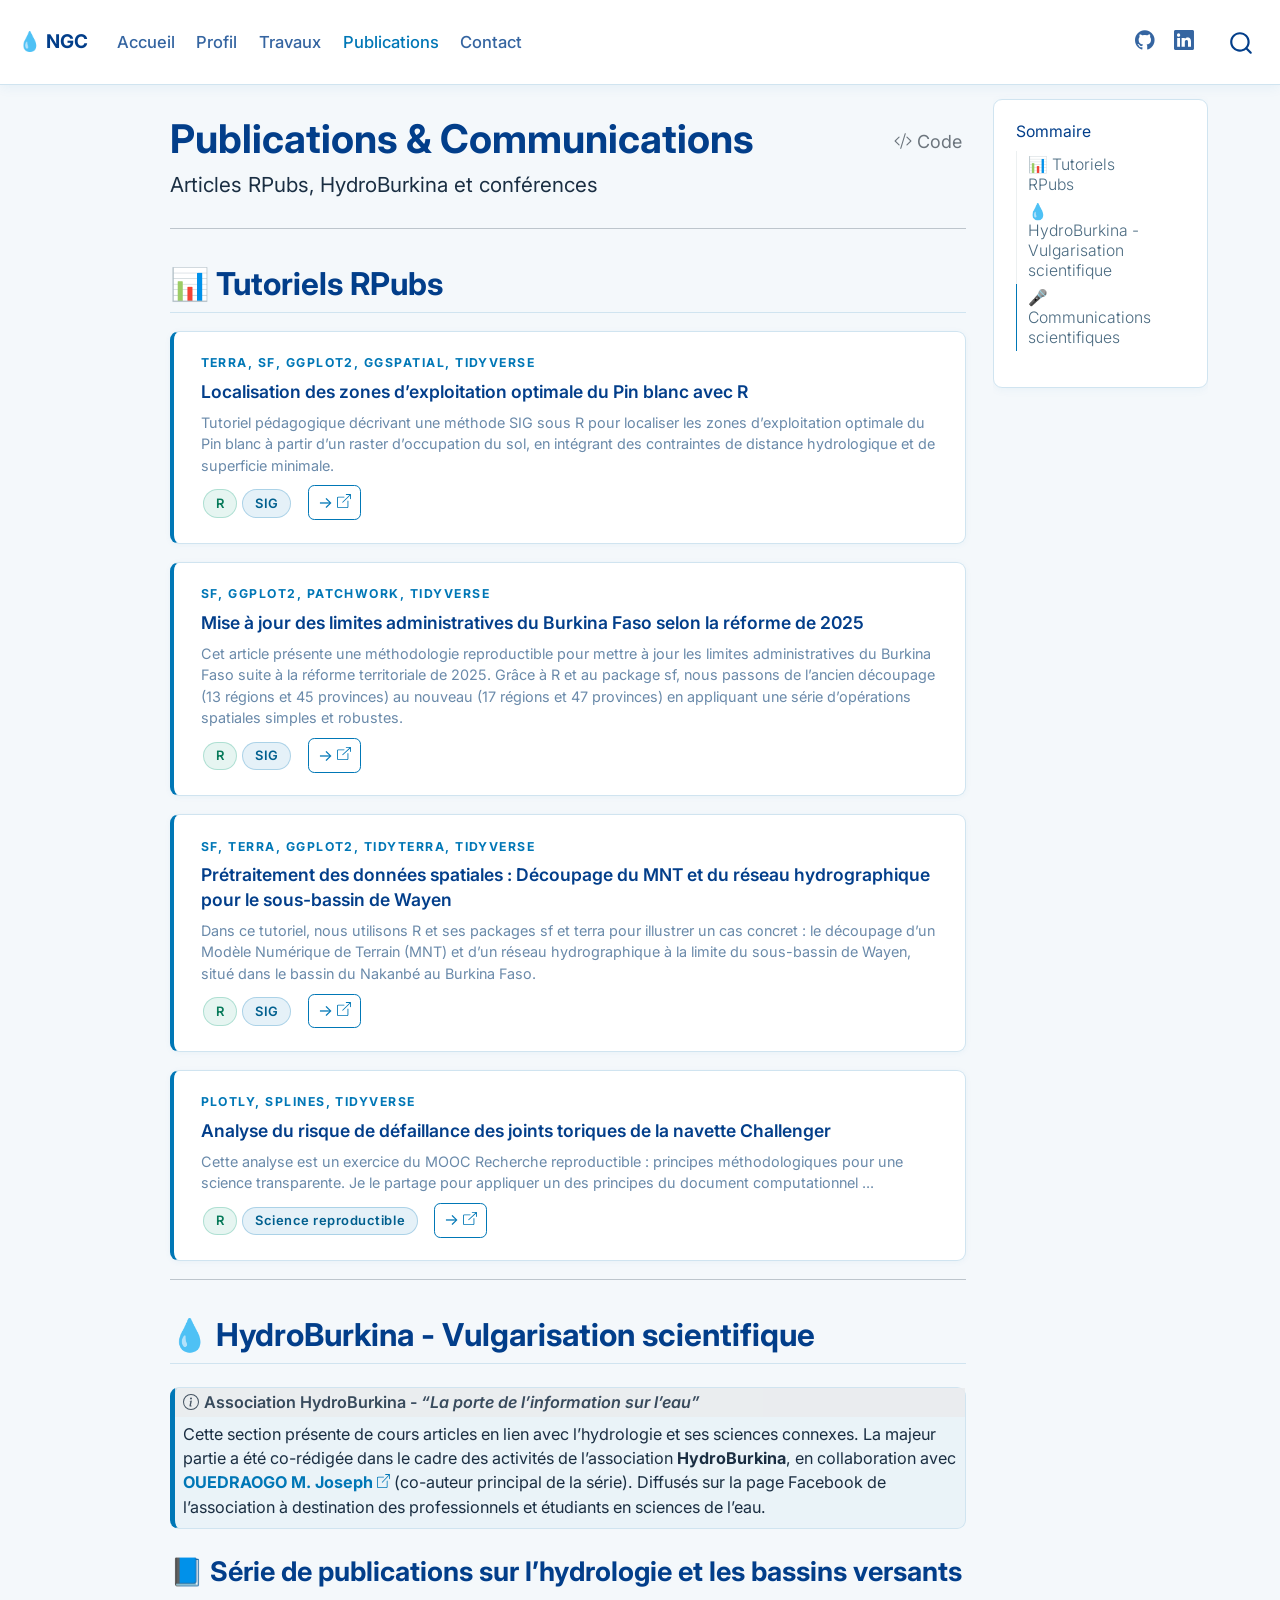
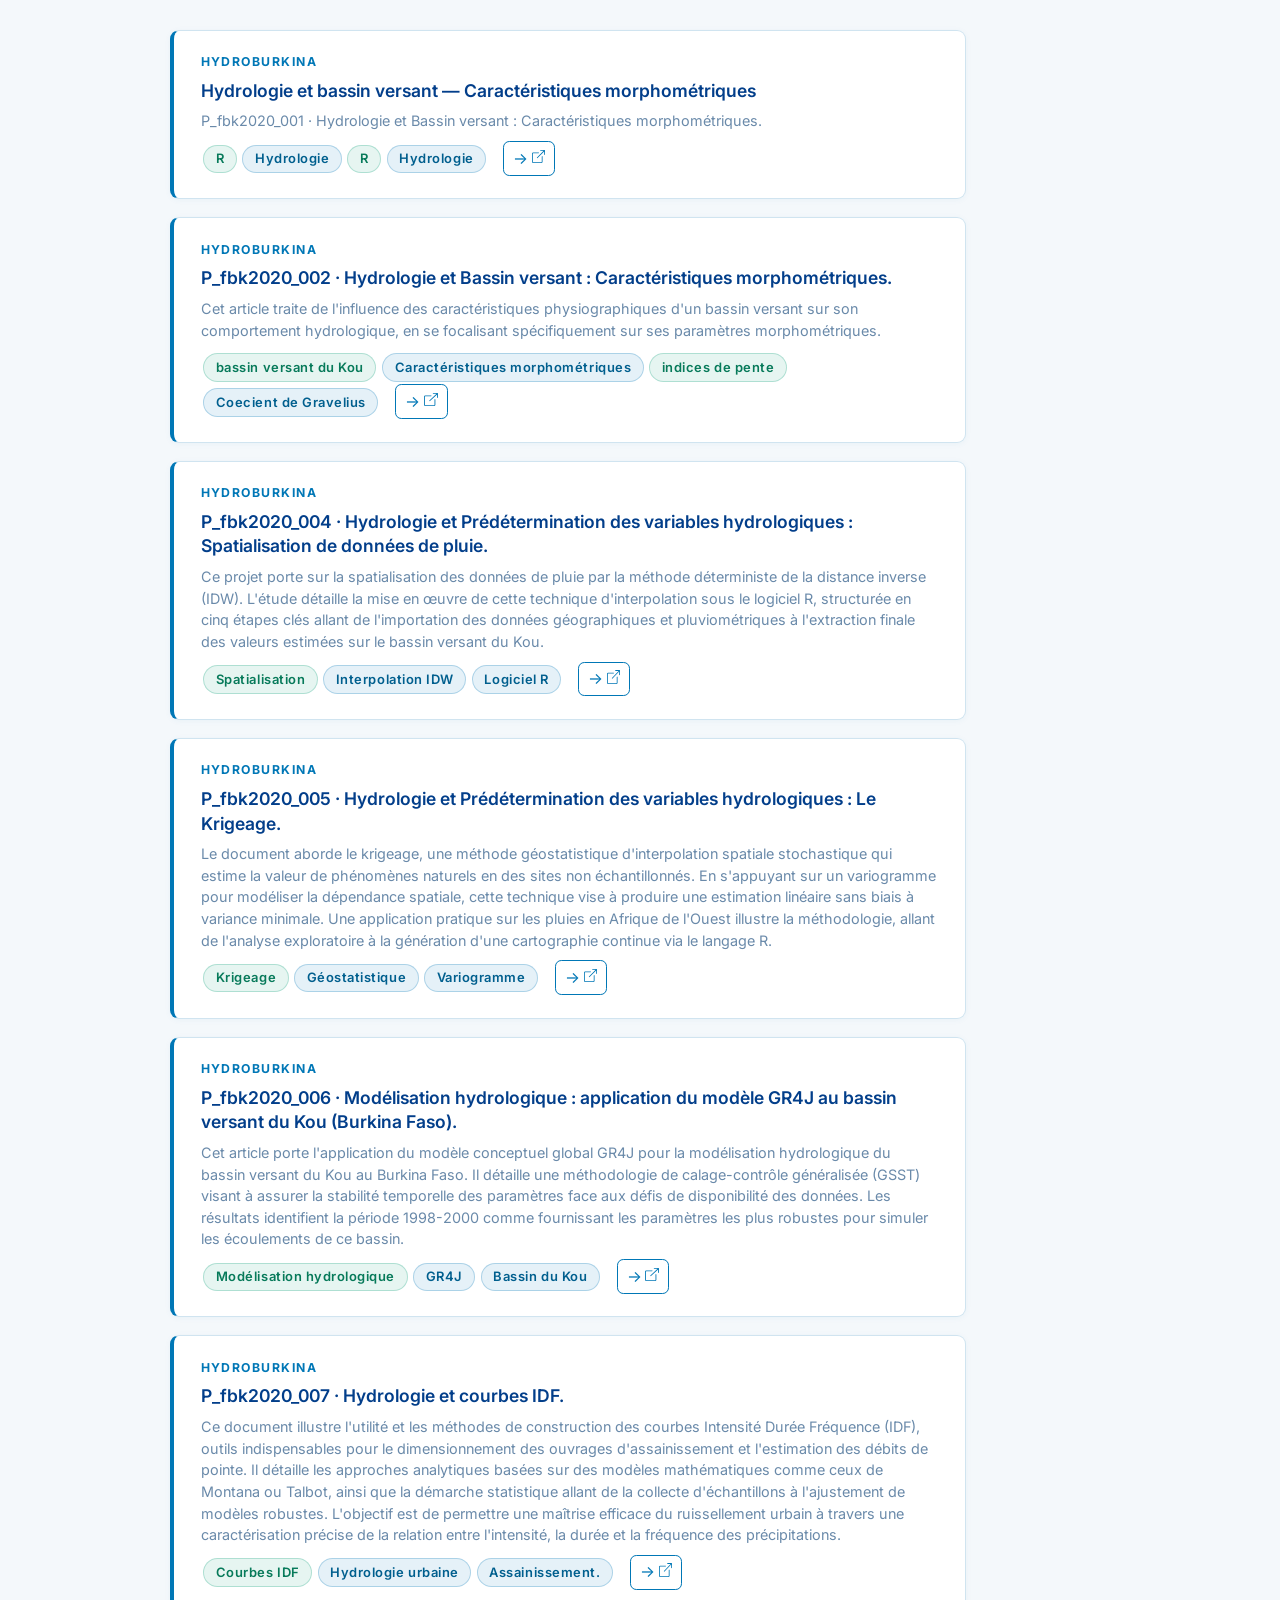
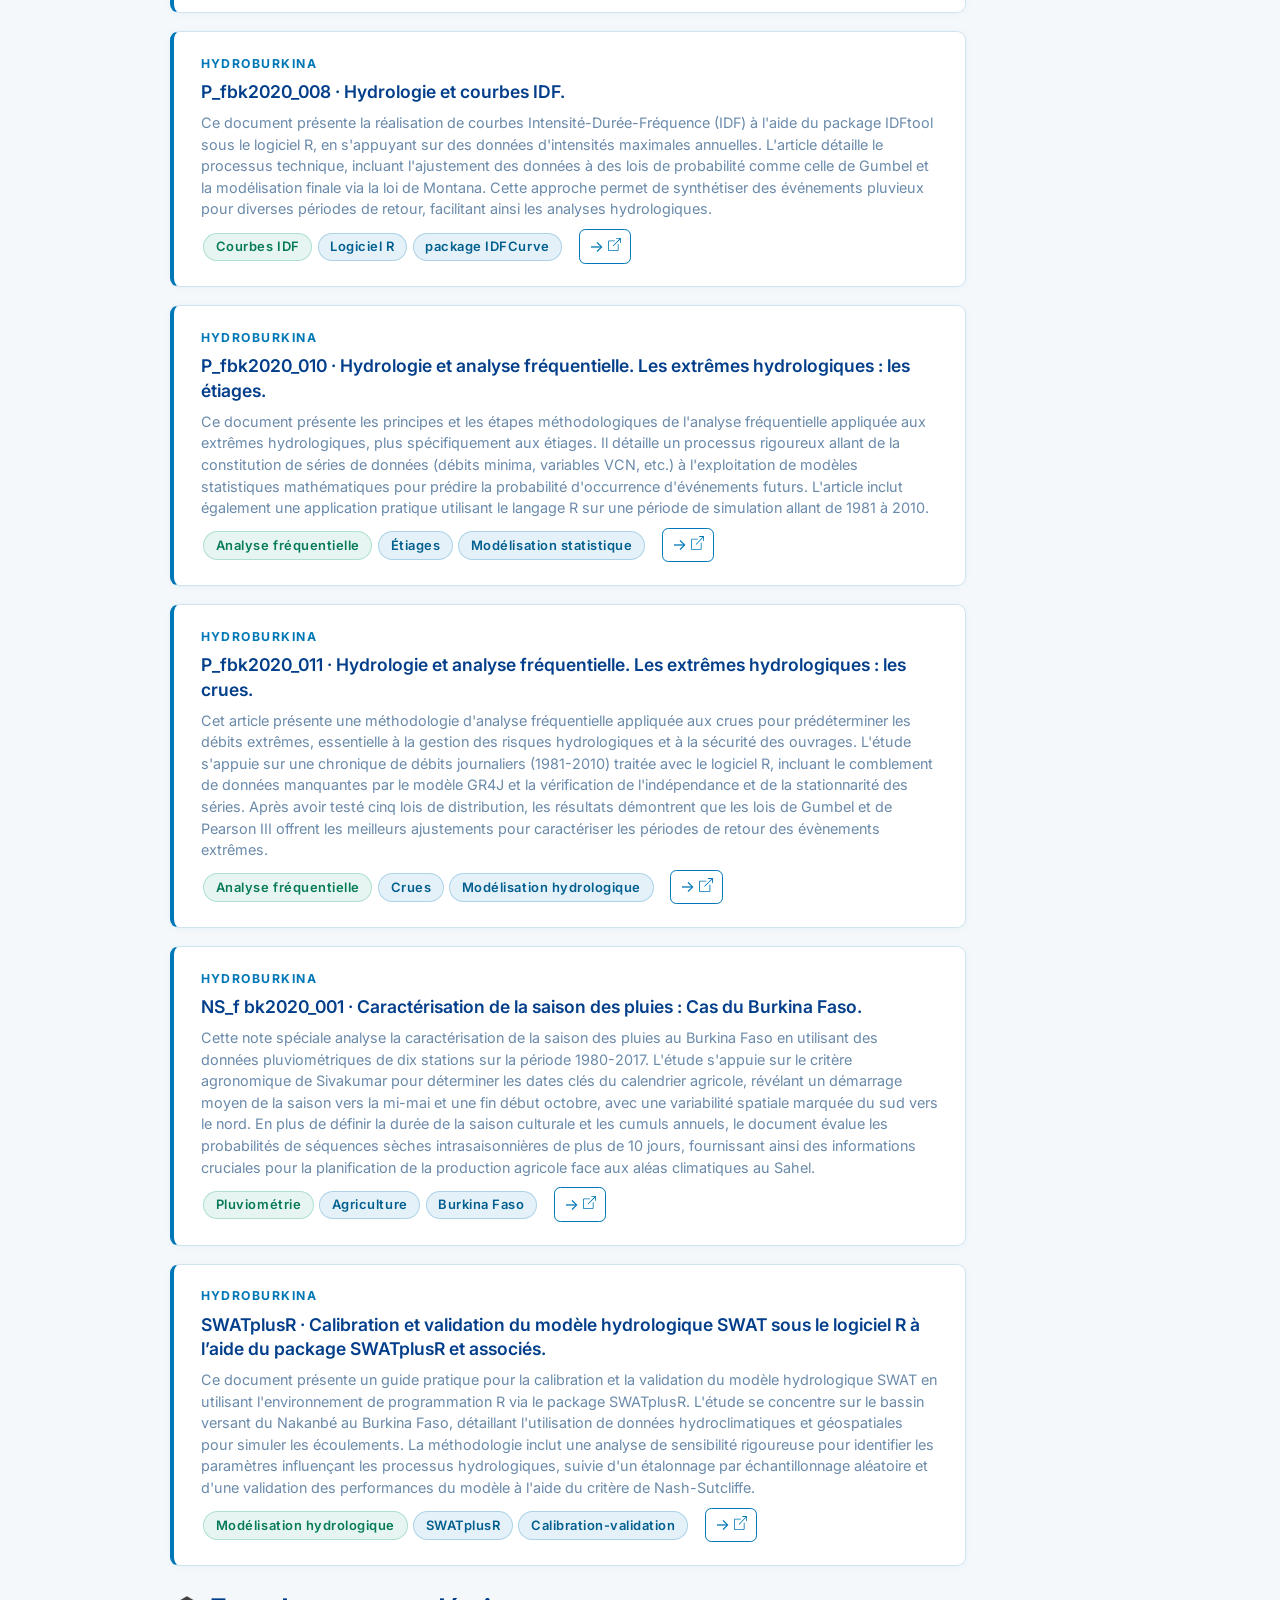
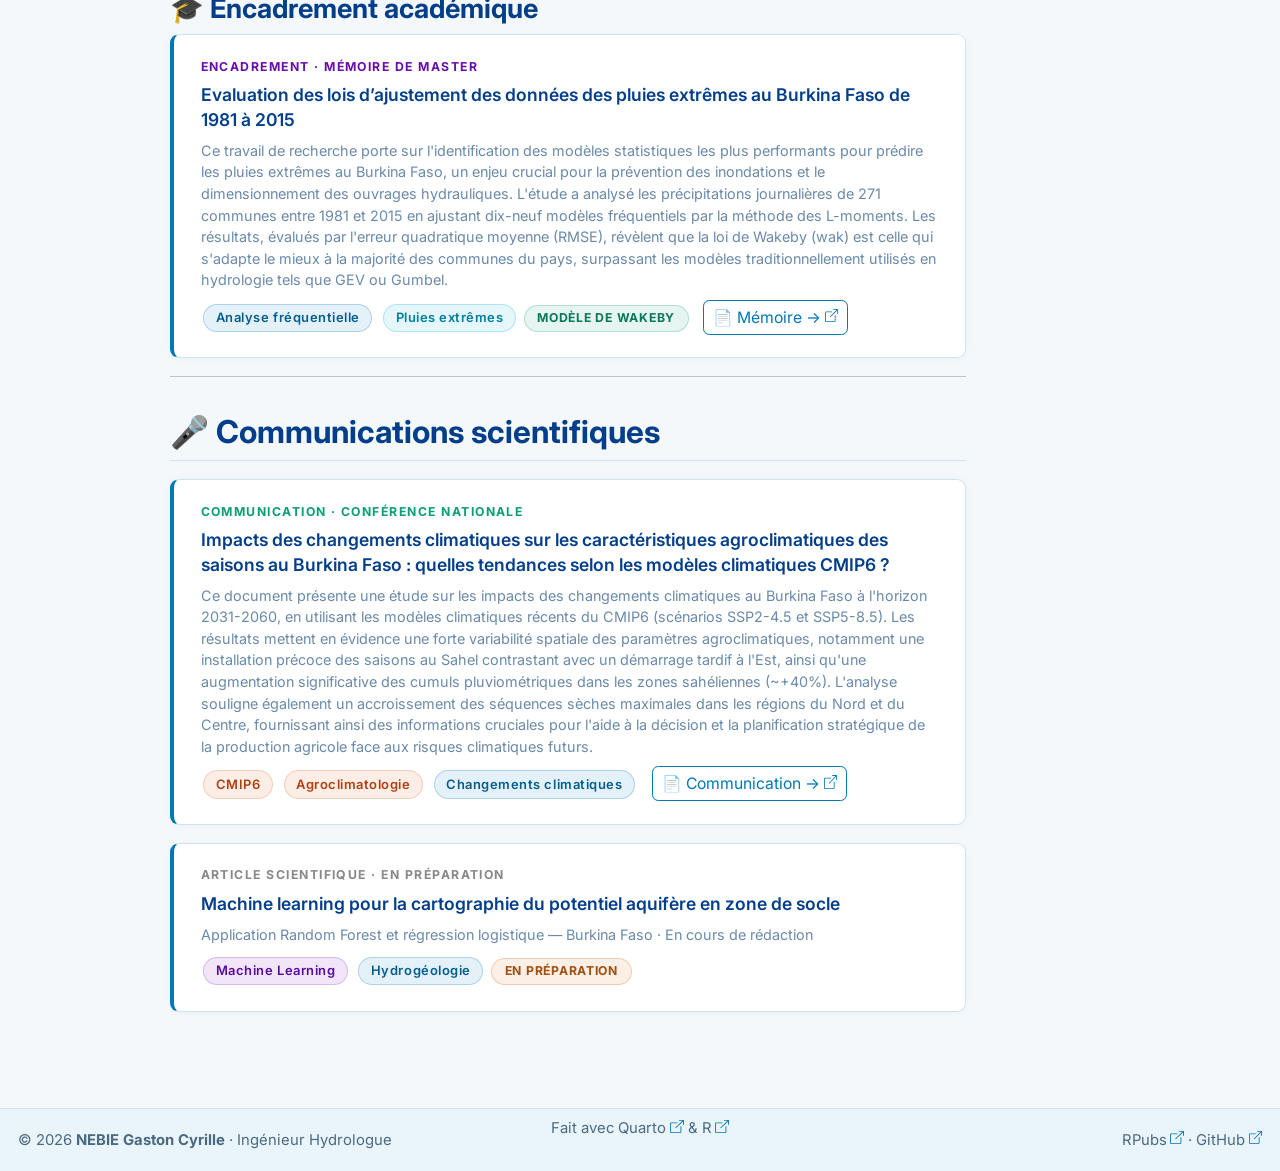
<file: docs/publications.html>
<!DOCTYPE html>
<html xmlns="http://www.w3.org/1999/xhtml" lang="en" xml:lang="en"><head>

<meta charset="utf-8">
<meta name="generator" content="quarto-1.0.38">

<meta name="viewport" content="width=device-width, initial-scale=1.0, user-scalable=yes">


<title>NEBIE Gaston Cyrille - Publications &amp; Communications</title>
<style>
code{white-space: pre-wrap;}
span.smallcaps{font-variant: small-caps;}
span.underline{text-decoration: underline;}
div.column{display: inline-block; vertical-align: top; width: 50%;}
div.hanging-indent{margin-left: 1.5em; text-indent: -1.5em;}
ul.task-list{list-style: none;}
pre > code.sourceCode { white-space: pre; position: relative; }
pre > code.sourceCode > span { display: inline-block; line-height: 1.25; }
pre > code.sourceCode > span:empty { height: 1.2em; }
.sourceCode { overflow: visible; }
code.sourceCode > span { color: inherit; text-decoration: inherit; }
div.sourceCode { margin: 1em 0; }
pre.sourceCode { margin: 0; }
@media screen {
div.sourceCode { overflow: auto; }
}
@media print {
pre > code.sourceCode { white-space: pre-wrap; }
pre > code.sourceCode > span { text-indent: -5em; padding-left: 5em; }
}
pre.numberSource code
  { counter-reset: source-line 0; }
pre.numberSource code > span
  { position: relative; left: -4em; counter-increment: source-line; }
pre.numberSource code > span > a:first-child::before
  { content: counter(source-line);
    position: relative; left: -1em; text-align: right; vertical-align: baseline;
    border: none; display: inline-block;
    -webkit-touch-callout: none; -webkit-user-select: none;
    -khtml-user-select: none; -moz-user-select: none;
    -ms-user-select: none; user-select: none;
    padding: 0 4px; width: 4em;
    color: #aaaaaa;
  }
pre.numberSource { margin-left: 3em; border-left: 1px solid #aaaaaa;  padding-left: 4px; }
div.sourceCode
  {   }
@media screen {
pre > code.sourceCode > span > a:first-child::before { text-decoration: underline; }
}
code span.al { color: #ff0000; font-weight: bold; } /* Alert */
code span.an { color: #60a0b0; font-weight: bold; font-style: italic; } /* Annotation */
code span.at { color: #7d9029; } /* Attribute */
code span.bn { color: #40a070; } /* BaseN */
code span.bu { } /* BuiltIn */
code span.cf { color: #007020; font-weight: bold; } /* ControlFlow */
code span.ch { color: #4070a0; } /* Char */
code span.cn { color: #880000; } /* Constant */
code span.co { color: #60a0b0; font-style: italic; } /* Comment */
code span.cv { color: #60a0b0; font-weight: bold; font-style: italic; } /* CommentVar */
code span.do { color: #ba2121; font-style: italic; } /* Documentation */
code span.dt { color: #902000; } /* DataType */
code span.dv { color: #40a070; } /* DecVal */
code span.er { color: #ff0000; font-weight: bold; } /* Error */
code span.ex { } /* Extension */
code span.fl { color: #40a070; } /* Float */
code span.fu { color: #06287e; } /* Function */
code span.im { } /* Import */
code span.in { color: #60a0b0; font-weight: bold; font-style: italic; } /* Information */
code span.kw { color: #007020; font-weight: bold; } /* Keyword */
code span.op { color: #666666; } /* Operator */
code span.ot { color: #007020; } /* Other */
code span.pp { color: #bc7a00; } /* Preprocessor */
code span.sc { color: #4070a0; } /* SpecialChar */
code span.ss { color: #bb6688; } /* SpecialString */
code span.st { color: #4070a0; } /* String */
code span.va { color: #19177c; } /* Variable */
code span.vs { color: #4070a0; } /* VerbatimString */
code span.wa { color: #60a0b0; font-weight: bold; font-style: italic; } /* Warning */
</style>


<script src="site_libs/quarto-nav/quarto-nav.js"></script>
<script src="site_libs/quarto-nav/headroom.min.js"></script>
<script src="site_libs/clipboard/clipboard.min.js"></script>
<script src="site_libs/quarto-search/autocomplete.umd.js"></script>
<script src="site_libs/quarto-search/fuse.min.js"></script>
<script src="site_libs/quarto-search/quarto-search.js"></script>
<meta name="quarto:offset" content="./">
<script src="site_libs/quarto-html/quarto.js"></script>
<script src="site_libs/quarto-html/popper.min.js"></script>
<script src="site_libs/quarto-html/tippy.umd.min.js"></script>
<script src="site_libs/quarto-html/anchor.min.js"></script>
<link href="site_libs/quarto-html/tippy.css" rel="stylesheet">
<link href="site_libs/quarto-html/quarto-syntax-highlighting.css" rel="stylesheet" id="quarto-text-highlighting-styles">
<script src="site_libs/bootstrap/bootstrap.min.js"></script>
<link href="site_libs/bootstrap/bootstrap-icons.css" rel="stylesheet">
<link href="site_libs/bootstrap/bootstrap.min.css" rel="stylesheet" id="quarto-bootstrap" data-mode="light">
<script id="quarto-search-options" type="application/json">{
  "location": "navbar",
  "copy-button": false,
  "collapse-after": 3,
  "panel-placement": "end",
  "type": "overlay",
  "limit": 20,
  "language": {
    "search-no-results-text": "No results",
    "search-matching-documents-text": "matching documents",
    "search-copy-link-title": "Copy link to search",
    "search-hide-matches-text": "Hide additional matches",
    "search-more-match-text": "more match in this document",
    "search-more-matches-text": "more matches in this document",
    "search-clear-button-title": "Clear",
    "search-detached-cancel-button-title": "Cancel",
    "search-submit-button-title": "Submit"
  }
}</script>
<style>html{ scroll-behavior: smooth; }</style>


</head>

<body class="nav-fixed">

<div id="quarto-search-results"></div>
  <header id="quarto-header" class="headroom fixed-top">
    <nav class="navbar navbar-expand-lg navbar-dark ">
      <div class="navbar-container container-fluid">
      <a class="navbar-brand" href="./index.html">
    <span class="navbar-title">💧 NGC</span>
  </a>
          <button class="navbar-toggler" type="button" data-bs-toggle="collapse" data-bs-target="#navbarCollapse" aria-controls="navbarCollapse" aria-expanded="false" aria-label="Toggle navigation" onclick="if (window.quartoToggleHeadroom) { window.quartoToggleHeadroom(); }">
  <span class="navbar-toggler-icon"></span>
</button>
          <div class="collapse navbar-collapse" id="navbarCollapse">
            <ul class="navbar-nav navbar-nav-scroll me-auto">
  <li class="nav-item">
    <a class="nav-link" href="./index.html">Accueil</a>
  </li>  
  <li class="nav-item">
    <a class="nav-link" href="./about.html">Profil</a>
  </li>  
  <li class="nav-item">
    <a class="nav-link" href="./projects/index.html">Travaux</a>
  </li>  
  <li class="nav-item">
    <a class="nav-link active" href="./publications.html" aria-current="page">Publications</a>
  </li>  
  <li class="nav-item">
    <a class="nav-link" href="./contact.html">Contact</a>
  </li>  
</ul>
            <ul class="navbar-nav navbar-nav-scroll ms-auto">
  <li class="nav-item compact">
    <a class="nav-link" href="https://github.com/ngastoncyrille"><i class="bi bi-github" role="img" aria-label="GitHub">
</i> 
 </a>
  </li>  
  <li class="nav-item compact">
    <a class="nav-link" href="https://www.linkedin.com/in/gaston-cyrille-nebie-a2a977222"><i class="bi bi-linkedin" role="img" aria-label="LinkedIn">
</i> 
 </a>
  </li>  
</ul>
              <div id="quarto-search" class="" title="Search"></div>
          </div> <!-- /navcollapse -->
      </div> <!-- /container-fluid -->
    </nav>
</header>
<!-- content -->
<div id="quarto-content" class="quarto-container page-columns page-rows-contents page-layout-article page-navbar">
<!-- sidebar -->
<!-- margin-sidebar -->
    <div id="quarto-margin-sidebar" class="sidebar margin-sidebar">
        <nav id="TOC" role="doc-toc">
    <h2 id="toc-title">Sommaire</h2>
   
  <ul>
  <li><a href="#tutoriels-rpubs" id="toc-tutoriels-rpubs" class="nav-link active" data-scroll-target="#tutoriels-rpubs">📊 Tutoriels RPubs</a></li>
  <li><a href="#hydroburkina---vulgarisation-scientifique" id="toc-hydroburkina---vulgarisation-scientifique" class="nav-link" data-scroll-target="#hydroburkina---vulgarisation-scientifique">💧 HydroBurkina - Vulgarisation scientifique</a>
  <ul class="collapse">
  <li><a href="#série-de-publications-sur-lhydrologie-et-les-bassins-versants" id="toc-série-de-publications-sur-lhydrologie-et-les-bassins-versants" class="nav-link" data-scroll-target="#série-de-publications-sur-lhydrologie-et-les-bassins-versants">📘 Série de publications sur l’hydrologie et les bassins versants</a></li>
  <li><a href="#encadrement-académique" id="toc-encadrement-académique" class="nav-link" data-scroll-target="#encadrement-académique">🎓 Encadrement académique</a></li>
  </ul></li>
  <li><a href="#communications-scientifiques" id="toc-communications-scientifiques" class="nav-link" data-scroll-target="#communications-scientifiques">🎤 Communications scientifiques</a></li>
  </ul>
</nav>
    </div>
<!-- main -->
<main class="content" id="quarto-document-content">

<header id="title-block-header" class="quarto-title-block default">
<div class="quarto-title">
<div class="quarto-title-block"><div><h1 class="title">Publications &amp; Communications</h1><button type="button" class="btn code-tools-button" id="quarto-code-tools-source"><i class="bi"></i> Code</button></div></div>
<p class="subtitle lead">Articles RPubs, HydroBurkina et conférences</p>
</div>



<div class="quarto-title-meta">

    
    
  </div>
  

</header>

<hr>
<section id="tutoriels-rpubs" class="level2">
<h2 class="anchored" data-anchor-id="tutoriels-rpubs">📊 Tutoriels RPubs</h2>
<div class="pub-item">
  <div class="pub-type pub-type-rpubs">terra, sf, ggplot2, ggspatial, tidyverse</div>
  <div class="pub-title">Localisation des zones d’exploitation optimale du Pin blanc avec R</div>
  <div class="pub-meta">Tutoriel pédagogique décrivant une méthode SIG sous R pour localiser les zones d’exploitation optimale du Pin blanc à partir d’un raster d’occupation du sol, en intégrant des contraintes de distance hydrologique et de superficie minimale.</div>
  <div style="margin-top:0.5rem;">
    <span class="tag tag-r">R</span><span class="tag tag-water">SIG</span>
    <a href="https://rpubs.com/nebiegc/1373145" class="btn btn-sm btn-outline-primary ms-2">→</a>
  </div>
</div>
<div class="pub-item">
  <div class="pub-type pub-type-rpubs">sf, ggplot2, patchwork, tidyverse</div>
  <div class="pub-title">Mise à jour des limites administratives du Burkina Faso selon la réforme de 2025</div>
  <div class="pub-meta">Cet article présente une méthodologie reproductible pour mettre à jour les limites administratives du Burkina Faso suite à la réforme territoriale de 2025. Grâce à R et au package sf, nous passons de l’ancien découpage (13 régions et 45 provinces) au nouveau (17 régions et 47 provinces) en appliquant une série d’opérations spatiales simples et robustes.</div>
  <div style="margin-top:0.5rem;">
    <span class="tag tag-r">R</span><span class="tag tag-water">SIG</span>
    <a href="https://rpubs.com/nebiegc/limites_admin" class="btn btn-sm btn-outline-primary ms-2">→</a>
  </div>
</div>
<div class="pub-item">
  <div class="pub-type pub-type-rpubs">sf, terra, ggplot2, tidyterra, tidyverse</div>
  <div class="pub-title">Prétraitement des données spatiales : Découpage du MNT et du réseau hydrographique pour le sous-bassin de Wayen</div>
  <div class="pub-meta">Dans ce tutoriel, nous utilisons R et ses packages sf et terra pour illustrer un cas concret : le découpage d’un Modèle Numérique de Terrain (MNT) et d’un réseau hydrographique à la limite du sous-bassin de Wayen, situé dans le bassin du Nakanbé au Burkina Faso.</div>
  <div style="margin-top:0.5rem;">
    <span class="tag tag-r">R</span><span class="tag tag-water">SIG</span>
    <a href="https://rpubs.com/nebiegc/1338170" class="btn btn-sm btn-outline-primary ms-2">→</a>
  </div>
</div>
<div class="pub-item">
  <div class="pub-type pub-type-rpubs">plotly, splines, tidyverse</div>
  <div class="pub-title">Analyse du risque de défaillance des joints toriques de la navette Challenger</div>
  <div class="pub-meta">Cette analyse est un exercice du MOOC Recherche reproductible : principes méthodologiques pour une science transparente. Je le partage pour appliquer un des principes du document computationnel ...</div>
  <div style="margin-top:0.5rem;">
    <span class="tag tag-r">R</span><span class="tag tag-water">Science reproductible</span>
    <a href="https://rpubs.com/nebiegc/1264289" class="btn btn-sm btn-outline-primary ms-2">→</a>
  </div>
</div>
<hr>
</section>
<section id="hydroburkina---vulgarisation-scientifique" class="level2">
<h2 class="anchored" data-anchor-id="hydroburkina---vulgarisation-scientifique">💧 HydroBurkina - Vulgarisation scientifique</h2>
<div class="callout-note callout callout-style-default callout-captioned">
<div class="callout-header d-flex align-content-center">
<div class="callout-icon-container">
<i class="callout-icon"></i>
</div>
<div class="callout-caption-container flex-fill">
Association HydroBurkina - <em>“La porte de l’information sur l’eau”</em>
</div>
</div>
<div class="callout-body-container callout-body">
<p>Cette section présente de cours articles en lien avec l’hydrologie et ses sciences connexes. La majeur partie a été co-rédigée dans le cadre des activités de l’association <strong>HydroBurkina</strong>, en collaboration avec <a href="https://www.linkedin.com/in/manegawene-joseph-ouedraogo-2861861b1/"><strong>OUEDRAOGO M. Joseph</strong></a> (co-auteur principal de la série). Diffusés sur la page Facebook de l’association à destination des professionnels et étudiants en sciences de l’eau.</p>
</div>
</div>
<section id="série-de-publications-sur-lhydrologie-et-les-bassins-versants" class="level3">
<h3 class="anchored" data-anchor-id="série-de-publications-sur-lhydrologie-et-les-bassins-versants">📘 Série de publications sur l’hydrologie et les bassins versants</h3>
<div class="pub-item">
  <div class="pub-type pub-type-rpubs">HydroBurkina</div>
  <div class="pub-title">Hydrologie et bassin versant — Caractéristiques morphométriques</div>
  <div class="pub-meta">P_fbk2020_001 · Hydrologie et Bassin versant : Caractéristiques morphométriques.</div>
  <div style="margin-top:0.5rem;">
    <span class="tag tag-r">R</span><span class="tag tag-water">Hydrologie</span><span class="tag tag-r">R</span><span class="tag tag-water">Hydrologie</span>
    <a href="https://rpubs.com/nebiegc" target="_blank" class="btn btn-sm btn-outline-primary ms-2"> →</a>
  </div>
</div>

<div class="pub-item">
  <div class="pub-type pub-type-rpubs">HydroBurkina</div>
  <div class="pub-title">P_fbk2020_002 · Hydrologie et Bassin versant : Caractéristiques morphométriques.</div>
  <div class="pub-meta">Cet article traite de l'influence des caractéristiques physiographiques d'un bassin versant sur son comportement hydrologique, en se focalisant spécifiquement sur ses paramètres morphométriques.</div>
  <div style="margin-top:0.5rem;">
    <span class="tag tag-r">bassin versant du Kou</span><span class="tag tag-water">Caractéristiques morphométriques</span><span class="tag tag-r">indices de pente</span><span class="tag tag-water">Coecient de Gravelius</span>
    <a href="https://drive.google.com/file/d/1nLtEuT170Jct_L1JyIusmVLevGLrmW_Z/view?usp=sharing" target="_blank" class="btn btn-sm btn-outline-primary ms-2"> →</a>
  </div>
</div>

<div class="pub-item">
  <div class="pub-type pub-type-rpubs">HydroBurkina</div>
  <div class="pub-title">P_fbk2020_004 · Hydrologie et Prédétermination des variables hydrologiques : Spatialisation de données de pluie.</div>
  <div class="pub-meta">Ce projet porte sur la spatialisation des données de pluie par la méthode déterministe de la distance inverse (IDW). L'étude détaille la mise en œuvre de cette technique d'interpolation sous le logiciel R, structurée en cinq étapes clés allant de l'importation des données géographiques et pluviométriques à l'extraction finale des valeurs estimées sur le bassin versant du Kou.</div>
  <div style="margin-top:0.5rem;">
    <span class="tag tag-r">Spatialisation</span><span class="tag tag-water">Interpolation IDW</span><span class="tag tag-water">Logiciel R</span>
    <a href="https://drive.google.com/file/d/12iWqxED5YX_upxp8frY8dBf8wtpiaMOI/view?usp=sharing" target="_blank" class="btn btn-sm btn-outline-primary ms-2"> →</a>
  </div>
</div>


<div class="pub-item">
  <div class="pub-type pub-type-rpubs">HydroBurkina</div>
  <div class="pub-title">P_fbk2020_005 · Hydrologie et Prédétermination des variables hydrologiques : Le Krigeage.</div>
  <div class="pub-meta">Le document aborde le krigeage, une méthode géostatistique d'interpolation spatiale stochastique qui estime la valeur de phénomènes naturels en des sites non échantillonnés. En s'appuyant sur un variogramme pour modéliser la dépendance spatiale, cette technique vise à produire une estimation linéaire sans biais à variance minimale. Une application pratique sur les pluies en Afrique de l'Ouest illustre la méthodologie, allant de l'analyse exploratoire à la génération d'une cartographie continue via le langage R.</div>
  <div style="margin-top:0.5rem;">
    <span class="tag tag-r">Krigeage</span><span class="tag tag-water">Géostatistique</span><span class="tag tag-water">Variogramme</span>
    <a href="https://drive.google.com/file/d/14naWUb5_yDIyXn13pF3b1wIozTAIgLBw/view?usp=sharing" target="_blank" class="btn btn-sm btn-outline-primary ms-2"> →</a>
  </div>
</div>

<div class="pub-item">
  <div class="pub-type pub-type-rpubs">HydroBurkina</div>
  <div class="pub-title">P_fbk2020_006 · Modélisation hydrologique : application du modèle
GR4J au bassin versant du Kou (Burkina Faso).</div>
  <div class="pub-meta">Cet article porte l'application du modèle conceptuel global GR4J pour la modélisation hydrologique du bassin versant du Kou au Burkina Faso. Il détaille une méthodologie de calage-contrôle généralisée (GSST) visant à assurer la stabilité temporelle des paramètres face aux défis de disponibilité des données. Les résultats identifient la période 1998-2000 comme fournissant les paramètres les plus robustes pour simuler les écoulements de ce bassin.</div>
  <div style="margin-top:0.5rem;">
    <span class="tag tag-r">Modélisation hydrologique </span><span class="tag tag-water">GR4J</span><span class="tag tag-water">Bassin du Kou</span>
    <a href="https://drive.google.com/file/d/1OLEvxaklEd_hTlUMvVBLdUNgF0smKKBZ/view?usp=sharing" target="_blank" class="btn btn-sm btn-outline-primary ms-2"> →</a>
  </div>
</div>

<div class="pub-item">
  <div class="pub-type pub-type-rpubs">HydroBurkina</div>
  <div class="pub-title">P_fbk2020_007 · Hydrologie et courbes IDF.</div>
  <div class="pub-meta">Ce document illustre l'utilité et les méthodes de construction des courbes Intensité Durée Fréquence (IDF), outils indispensables pour le dimensionnement des ouvrages d'assainissement et l'estimation des débits de pointe. Il détaille les approches analytiques basées sur des modèles mathématiques comme ceux de Montana ou Talbot, ainsi que la démarche statistique allant de la collecte d'échantillons à l'ajustement de modèles robustes. L'objectif est de permettre une maîtrise efficace du ruissellement urbain à travers une caractérisation précise de la relation entre l'intensité, la durée et la fréquence des précipitations.</div>
  <div style="margin-top:0.5rem;">
    <span class="tag tag-r">Courbes IDF </span><span class="tag tag-water">Hydrologie urbaine</span><span class="tag tag-water">Assainissement.</span>
    <a href="https://drive.google.com/file/d/1sKdvKLPcgCyuGMGV0y6i3CzEARAAJ1_s/view?usp=sharing" target="_blank" class="btn btn-sm btn-outline-primary ms-2"> →</a>
  </div>
</div>

<div class="pub-item">
  <div class="pub-type pub-type-rpubs">HydroBurkina</div>
  <div class="pub-title">P_fbk2020_008 · Hydrologie et courbes IDF.</div>
  <div class="pub-meta">Ce document présente la réalisation de courbes Intensité-Durée-Fréquence (IDF) à l'aide du package IDFtool sous le logiciel R, en s'appuyant sur des données d'intensités maximales annuelles. L'article détaille le processus technique, incluant l'ajustement des données à des lois de probabilité comme celle de Gumbel et la modélisation finale via la loi de Montana. Cette approche permet de synthétiser des événements pluvieux pour diverses périodes de retour, facilitant ainsi les analyses hydrologiques.</div>
  <div style="margin-top:0.5rem;">
    <span class="tag tag-r">Courbes IDF </span><span class="tag tag-water">Logiciel R</span><span class="tag tag-water">package IDFCurve</span>
    <a href="https://drive.google.com/file/d/1mKTVeQLJcSfjjXS-dfTN84QMB5qJvYcY/view?usp=sharing" target="_blank" class="btn btn-sm btn-outline-primary ms-2"> →</a>
  </div>
</div>

<div class="pub-item">
  <div class="pub-type pub-type-rpubs">HydroBurkina</div>
  <div class="pub-title">P_fbk2020_010 · Hydrologie et analyse fréquentielle.
Les extrêmes hydrologiques : les étiages.</div>
  <div class="pub-meta">Ce document présente les principes et les étapes méthodologiques de l'analyse fréquentielle appliquée aux extrêmes hydrologiques, plus spécifiquement aux étiages. Il détaille un processus rigoureux allant de la constitution de séries de données (débits minima, variables VCN, etc.) à l'exploitation de modèles statistiques mathématiques pour prédire la probabilité d'occurrence d'événements futurs. L'article inclut également une application pratique utilisant le langage R sur une période de simulation allant de 1981 à 2010.</div>
  <div style="margin-top:0.5rem;">
    <span class="tag tag-r">Analyse fréquentielle </span><span class="tag tag-water">Étiages</span><span class="tag tag-water">Modélisation statistique</span>
    <a href="https://drive.google.com/file/d/128eVr3fgjq42m4xTXy2vovez71E4lzDW/view?usp=sharing" target="_blank" class="btn btn-sm btn-outline-primary ms-2"> →</a>
  </div>
</div>

<div class="pub-item">
  <div class="pub-type pub-type-rpubs">HydroBurkina</div>
  <div class="pub-title">P_fbk2020_011 · Hydrologie et analyse fréquentielle. Les extrêmes hydrologiques : les crues.</div>
  <div class="pub-meta">Cet article présente une méthodologie d'analyse fréquentielle appliquée aux crues pour prédéterminer les débits extrêmes, essentielle à la gestion des risques hydrologiques et à la sécurité des ouvrages. L'étude s'appuie sur une chronique de débits journaliers (1981-2010) traitée avec le logiciel R, incluant le comblement de données manquantes par le modèle GR4J et la vérification de l'indépendance et de la stationnarité des séries. Après avoir testé cinq lois de distribution, les résultats démontrent que les lois de Gumbel et de Pearson III offrent les meilleurs ajustements pour caractériser les périodes de retour des évènements extrêmes.</div>
  <div style="margin-top:0.5rem;">
    <span class="tag tag-r">Analyse fréquentielle </span><span class="tag tag-water">Crues</span><span class="tag tag-water">Modélisation hydrologique</span>
    <a href="https://drive.google.com/file/d/11fLaXlU5l4KwBou9EeMeaL3Vc6mKfAd0/view?usp=sharing" target="_blank" class="btn btn-sm btn-outline-primary ms-2"> →</a>
  </div>
</div>

<div class="pub-item">
  <div class="pub-type pub-type-rpubs">HydroBurkina</div>
  <div class="pub-title">NS_f bk2020_001 · Caractérisation de la saison des pluies : Cas du Burkina Faso.</div>
  <div class="pub-meta">Cette note spéciale analyse la caractérisation de la saison des pluies au Burkina Faso en utilisant des données pluviométriques de dix stations sur la période 1980-2017. L'étude s'appuie sur le critère agronomique de Sivakumar pour déterminer les dates clés du calendrier agricole, révélant un démarrage moyen de la saison vers la mi-mai et une fin début octobre, avec une variabilité spatiale marquée du sud vers le nord. En plus de définir la durée de la saison culturale et les cumuls annuels, le document évalue les probabilités de séquences sèches intrasaisonnières de plus de 10 jours, fournissant ainsi des informations cruciales pour la planification de la production agricole face aux aléas climatiques au Sahel.</div>
  <div style="margin-top:0.5rem;">
    <span class="tag tag-r">Pluviométrie </span><span class="tag tag-water">Agriculture</span><span class="tag tag-water">Burkina Faso</span>
    <a href="https://drive.google.com/file/d/1KZpTN-g2x35y_1jqBFTbGPMAKsDkc_ld/view?usp=sharing" target="_blank" class="btn btn-sm btn-outline-primary ms-2"> →</a>
  </div>
</div>

<div class="pub-item">
  <div class="pub-type pub-type-rpubs">HydroBurkina</div>
  <div class="pub-title">SWATplusR · Calibration et validation du modèle hydrologique SWAT sous le logiciel R à l’aide du package SWATplusR et associés.</div>
  <div class="pub-meta">Ce document présente un guide pratique pour la calibration et la validation du modèle hydrologique SWAT en utilisant l'environnement de programmation R via le package SWATplusR. L'étude se concentre sur le bassin versant du Nakanbé au Burkina Faso, détaillant l'utilisation de données hydroclimatiques et géospatiales pour simuler les écoulements. La méthodologie inclut une analyse de sensibilité rigoureuse pour identifier les paramètres influençant les processus hydrologiques, suivie d'un étalonnage par échantillonnage aléatoire et d'une validation des performances du modèle à l'aide du critère de Nash-Sutcliffe.</div>
  <div style="margin-top:0.5rem;">
    <span class="tag tag-r">Modélisation hydrologique </span><span class="tag tag-water">SWATplusR</span><span class="tag tag-water">Calibration-validation</span>
    <a href="https://drive.google.com/file/d/1LhUx4dQ0eUAvNcX39xvdgZuulLHJ8ZRf/view?usp=sharing" target="_blank" class="btn btn-sm btn-outline-primary ms-2"> →</a>
  </div>
</div>
</section>
<section id="encadrement-académique" class="level3">
<h3 class="anchored" data-anchor-id="encadrement-académique">🎓 Encadrement académique</h3>
<div class="pub-item">
  <div class="pub-type pub-type-training">Encadrement · Mémoire de Master</div>
  <div class="pub-title">Evaluation des lois d’ajustement des données des pluies extrêmes au Burkina Faso de 1981 à 2015</div>
  <div class="pub-meta">
    Ce travail de recherche porte sur l'identification des modèles statistiques les plus performants pour prédire les pluies extrêmes au Burkina Faso, un enjeu crucial pour la prévention des inondations et le dimensionnement des ouvrages hydrauliques. L'étude a analysé les précipitations journalières de 271 communes entre 1981 et 2015 en ajustant dix-neuf modèles fréquentiels par la méthode des L-moments. Les résultats, évalués par l'erreur quadratique moyenne (RMSE), révèlent que la loi de Wakeby (wak) est celle qui s'adapte le mieux à la majorité des communes du pays, surpassant les modèles traditionnellement utilisés en hydrologie tels que GEV ou Gumbel.
  </div>
  <div style="margin-top:0.5rem;">
    <span class="tag tag-water">Analyse fréquentielle </span>
    <span class="tag tag-gire">Pluies extrêmes</span>
    <span class="badge-done">Modèle de Wakeby</span>
     <a href="https://drive.google.com/file/d/15qyasSx1GLzK7fM4jaRweVapEWsHRjey/view?usp=sharing" target="_blank" class="btn btn-sm btn-outline-primary ms-2">📄 Mémoire →</a> 
  </div>
</div>
<hr>
</section>
</section>
<section id="communications-scientifiques" class="level2">
<h2 class="anchored" data-anchor-id="communications-scientifiques">🎤 Communications scientifiques</h2>
<div class="pub-item">
  <div class="pub-type pub-type-conf">Communication · Conférence nationale</div>
  <div class="pub-title">
    Impacts des changements climatiques sur les caractéristiques agroclimatiques des saisons 
    au Burkina Faso : quelles tendances selon les modèles climatiques CMIP6 ?
  </div>
  <div class="pub-meta">
    Ce document présente une étude sur les impacts des changements climatiques au Burkina Faso à l'horizon 2031-2060, en utilisant les modèles climatiques récents du CMIP6 (scénarios SSP2-4.5 et SSP5-8.5). Les résultats mettent en évidence une forte variabilité spatiale des paramètres agroclimatiques, notamment une installation précoce des saisons au Sahel contrastant avec un démarrage tardif à l'Est, ainsi qu'une augmentation significative des cumuls pluviométriques dans les zones sahéliennes (~+40%). L'analyse souligne également un accroissement des séquences sèches maximales dans les régions du Nord et du Centre, fournissant ainsi des informations cruciales pour l'aide à la décision et la planification stratégique de la production agricole face aux risques climatiques futurs.
  </div>
  <div style="margin-top:0.5rem;">
    <span class="tag tag-climate">CMIP6</span>
    <span class="tag tag-climate">Agroclimatologie</span>
    <span class="tag tag-water">Changements climatiques</span>
     <a href="https://drive.google.com/file/d/1Wqth7eQRqpW2S8Ppu7Bf6HWUdtN2e4Yc/view?usp=sharing" target="_blank" class="btn btn-sm btn-outline-primary ms-2">📄 Communication →</a> 
  </div>
</div>

<div class="pub-item">
  <div class="pub-type pub-type-preprint">Article scientifique · En préparation</div>
  <div class="pub-title">
    Machine learning pour la cartographie du potentiel aquifère en zone de socle
  </div>
  <div class="pub-meta">
    Application Random Forest et régression logistique — Burkina Faso · En cours de rédaction
  </div>
  <div style="margin-top:0.5rem;">
    <span class="tag tag-ml">Machine Learning</span>
    <span class="tag tag-water">Hydrogéologie</span>
    <span class="badge-wip">En préparation</span>
  </div>
</div>


<!-- -->

</section>

</main> <!-- /main -->
<script id="quarto-html-after-body" type="application/javascript">
window.document.addEventListener("DOMContentLoaded", function (event) {
  const toggleBodyColorMode = (bsSheetEl) => {
    const mode = bsSheetEl.getAttribute("data-mode");
    const bodyEl = window.document.querySelector("body");
    if (mode === "dark") {
      bodyEl.classList.add("quarto-dark");
      bodyEl.classList.remove("quarto-light");
    } else {
      bodyEl.classList.add("quarto-light");
      bodyEl.classList.remove("quarto-dark");
    }
  }
  const toggleBodyColorPrimary = () => {
    const bsSheetEl = window.document.querySelector("link#quarto-bootstrap");
    if (bsSheetEl) {
      toggleBodyColorMode(bsSheetEl);
    }
  }
  toggleBodyColorPrimary();  
  const icon = "";
  const anchorJS = new window.AnchorJS();
  anchorJS.options = {
    placement: 'right',
    icon: icon
  };
  anchorJS.add('.anchored');
  const clipboard = new window.ClipboardJS('.code-copy-button', {
    target: function(trigger) {
      return trigger.previousElementSibling;
    }
  });
  clipboard.on('success', function(e) {
    // button target
    const button = e.trigger;
    // don't keep focus
    button.blur();
    // flash "checked"
    button.classList.add('code-copy-button-checked');
    var currentTitle = button.getAttribute("title");
    button.setAttribute("title", "Copied!");
    setTimeout(function() {
      button.setAttribute("title", currentTitle);
      button.classList.remove('code-copy-button-checked');
    }, 1000);
    // clear code selection
    e.clearSelection();
  });
  const viewSource = window.document.getElementById('quarto-view-source') ||
                     window.document.getElementById('quarto-code-tools-source');
  if (viewSource) {
    const sourceUrl = viewSource.getAttribute("data-quarto-source-url");
    viewSource.addEventListener("click", function(e) {
      if (sourceUrl) {
        // rstudio viewer pane
        if (/\bcapabilities=\b/.test(window.location)) {
          window.open(sourceUrl);
        } else {
          window.location.href = sourceUrl;
        }
      } else {
        const modal = new bootstrap.Modal(document.getElementById('quarto-embedded-source-code-modal'));
        modal.show();
      }
      return false;
    });
  }
  function toggleCodeHandler(show) {
    return function(e) {
      const detailsSrc = window.document.querySelectorAll(".cell > details > .sourceCode");
      for (let i=0; i<detailsSrc.length; i++) {
        const details = detailsSrc[i].parentElement;
        if (show) {
          details.open = true;
        } else {
          details.removeAttribute("open");
        }
      }
      const cellCodeDivs = window.document.querySelectorAll(".cell > .sourceCode");
      const fromCls = show ? "hidden" : "unhidden";
      const toCls = show ? "unhidden" : "hidden";
      for (let i=0; i<cellCodeDivs.length; i++) {
        const codeDiv = cellCodeDivs[i];
        if (codeDiv.classList.contains(fromCls)) {
          codeDiv.classList.remove(fromCls);
          codeDiv.classList.add(toCls);
        } 
      }
      return false;
    }
  }
  const hideAllCode = window.document.getElementById("quarto-hide-all-code");
  if (hideAllCode) {
    hideAllCode.addEventListener("click", toggleCodeHandler(false));
  }
  const showAllCode = window.document.getElementById("quarto-show-all-code");
  if (showAllCode) {
    showAllCode.addEventListener("click", toggleCodeHandler(true));
  }
  function tippyHover(el, contentFn) {
    const config = {
      allowHTML: true,
      content: contentFn,
      maxWidth: 500,
      delay: 100,
      arrow: false,
      appendTo: function(el) {
          return el.parentElement;
      },
      interactive: true,
      interactiveBorder: 10,
      theme: 'quarto',
      placement: 'bottom-start'
    };
    window.tippy(el, config); 
  }
  const noterefs = window.document.querySelectorAll('a[role="doc-noteref"]');
  for (var i=0; i<noterefs.length; i++) {
    const ref = noterefs[i];
    tippyHover(ref, function() {
      let href = ref.getAttribute('href');
      try { href = new URL(href).hash; } catch {}
      const id = href.replace(/^#\/?/, "");
      const note = window.document.getElementById(id);
      return note.innerHTML;
    });
  }
  var bibliorefs = window.document.querySelectorAll('a[role="doc-biblioref"]');
  for (var i=0; i<bibliorefs.length; i++) {
    const ref = bibliorefs[i];
    const cites = ref.parentNode.getAttribute('data-cites').split(' ');
    tippyHover(ref, function() {
      var popup = window.document.createElement('div');
      cites.forEach(function(cite) {
        var citeDiv = window.document.createElement('div');
        citeDiv.classList.add('hanging-indent');
        citeDiv.classList.add('csl-entry');
        var biblioDiv = window.document.getElementById('ref-' + cite);
        if (biblioDiv) {
          citeDiv.innerHTML = biblioDiv.innerHTML;
        }
        popup.appendChild(citeDiv);
      });
      return popup.innerHTML;
    });
  }
    var localhostRegex = new RegExp(/^(?:http|https):\/\/localhost\:?[0-9]*\//);
      var filterRegex = new RegExp(/https:\/\/ngastoncyrille\.github\.io/);
    var isInternal = (href) => {
        return filterRegex.test(href) || localhostRegex.test(href);
    }
    // Inspect non-navigation links and adorn them if external
    var links = window.document.querySelectorAll('a:not(.nav-link):not(.navbar-brand):not(.toc-action):not(.sidebar-link):not(.sidebar-item-toggle):not(.pagination-link):not(.no-external)');
    for (var i=0; i<links.length; i++) {
      const link = links[i];
      if (!isInternal(link.href)) {
          // target, if specified
          link.setAttribute("target", "_blank");
          // default icon
          link.classList.add("external");
      }
    }
});
</script><div class="modal fade" id="quarto-embedded-source-code-modal" tabindex="-1" aria-labelledby="quarto-embedded-source-code-modal-label" aria-hidden="true"><div class="modal-dialog modal-dialog-scrollable"><div class="modal-content"><div class="modal-header"><h5 class="modal-title" id="quarto-embedded-source-code-modal-label">Source Code</h5><button class="btn-close" data-bs-dismiss="modal"></button></div><div class="modal-body"><div class="">
<div class="sourceCode" id="cb1" data-shortcodes="false"><pre class="sourceCode markdown code-with-copy"><code class="sourceCode markdown"><span id="cb1-1"><a href="#cb1-1" aria-hidden="true" tabindex="-1"></a><span class="co">---</span></span>
<span id="cb1-2"><a href="#cb1-2" aria-hidden="true" tabindex="-1"></a><span class="an">title:</span><span class="co"> "Publications &amp; Communications"</span></span>
<span id="cb1-3"><a href="#cb1-3" aria-hidden="true" tabindex="-1"></a><span class="an">subtitle:</span><span class="co"> "Articles RPubs, HydroBurkina et conférences"</span></span>
<span id="cb1-4"><a href="#cb1-4" aria-hidden="true" tabindex="-1"></a><span class="an">format:</span></span>
<span id="cb1-5"><a href="#cb1-5" aria-hidden="true" tabindex="-1"></a><span class="co">  html:</span></span>
<span id="cb1-6"><a href="#cb1-6" aria-hidden="true" tabindex="-1"></a><span class="co">    toc: true</span></span>
<span id="cb1-7"><a href="#cb1-7" aria-hidden="true" tabindex="-1"></a><span class="co">---</span></span>
<span id="cb1-8"><a href="#cb1-8" aria-hidden="true" tabindex="-1"></a></span>
<span id="cb1-9"><a href="#cb1-9" aria-hidden="true" tabindex="-1"></a>---</span>
<span id="cb1-10"><a href="#cb1-10" aria-hidden="true" tabindex="-1"></a></span>
<span id="cb1-11"><a href="#cb1-11" aria-hidden="true" tabindex="-1"></a><span class="fu">## 📊 Tutoriels RPubs</span></span>
<span id="cb1-12"><a href="#cb1-12" aria-hidden="true" tabindex="-1"></a></span>
<span id="cb1-13"><a href="#cb1-13" aria-hidden="true" tabindex="-1"></a><span class="in">```{=html}</span></span>
<span id="cb1-14"><a href="#cb1-14" aria-hidden="true" tabindex="-1"></a><span class="in">&lt;div class="pub-item"&gt;</span></span>
<span id="cb1-15"><a href="#cb1-15" aria-hidden="true" tabindex="-1"></a><span class="in">  &lt;div class="pub-type pub-type-rpubs"&gt;terra, sf, ggplot2, ggspatial, tidyverse&lt;/div&gt;</span></span>
<span id="cb1-16"><a href="#cb1-16" aria-hidden="true" tabindex="-1"></a><span class="in">  &lt;div class="pub-title"&gt;Localisation des zones d’exploitation optimale du Pin blanc avec R&lt;/div&gt;</span></span>
<span id="cb1-17"><a href="#cb1-17" aria-hidden="true" tabindex="-1"></a><span class="in">  &lt;div class="pub-meta"&gt;Tutoriel pédagogique décrivant une méthode SIG sous R pour localiser les zones d’exploitation optimale du Pin blanc à partir d’un raster d’occupation du sol, en intégrant des contraintes de distance hydrologique et de superficie minimale.&lt;/div&gt;</span></span>
<span id="cb1-18"><a href="#cb1-18" aria-hidden="true" tabindex="-1"></a><span class="in">  &lt;div style="margin-top:0.5rem;"&gt;</span></span>
<span id="cb1-19"><a href="#cb1-19" aria-hidden="true" tabindex="-1"></a><span class="in">    &lt;span class="tag tag-r"&gt;R&lt;/span&gt;&lt;span class="tag tag-water"&gt;SIG&lt;/span&gt;</span></span>
<span id="cb1-20"><a href="#cb1-20" aria-hidden="true" tabindex="-1"></a><span class="in">    &lt;a href="https://rpubs.com/nebiegc/1373145" class="btn btn-sm btn-outline-primary ms-2"&gt;→&lt;/a&gt;</span></span>
<span id="cb1-21"><a href="#cb1-21" aria-hidden="true" tabindex="-1"></a><span class="in">  &lt;/div&gt;</span></span>
<span id="cb1-22"><a href="#cb1-22" aria-hidden="true" tabindex="-1"></a><span class="in">&lt;/div&gt;</span></span>
<span id="cb1-23"><a href="#cb1-23" aria-hidden="true" tabindex="-1"></a><span class="in">```</span></span>
<span id="cb1-24"><a href="#cb1-24" aria-hidden="true" tabindex="-1"></a></span>
<span id="cb1-25"><a href="#cb1-25" aria-hidden="true" tabindex="-1"></a><span class="in">```{=html}</span></span>
<span id="cb1-26"><a href="#cb1-26" aria-hidden="true" tabindex="-1"></a><span class="in">&lt;div class="pub-item"&gt;</span></span>
<span id="cb1-27"><a href="#cb1-27" aria-hidden="true" tabindex="-1"></a><span class="in">  &lt;div class="pub-type pub-type-rpubs"&gt;sf, ggplot2, patchwork, tidyverse&lt;/div&gt;</span></span>
<span id="cb1-28"><a href="#cb1-28" aria-hidden="true" tabindex="-1"></a><span class="in">  &lt;div class="pub-title"&gt;Mise à jour des limites administratives du Burkina Faso selon la réforme de 2025&lt;/div&gt;</span></span>
<span id="cb1-29"><a href="#cb1-29" aria-hidden="true" tabindex="-1"></a><span class="in">  &lt;div class="pub-meta"&gt;Cet article présente une méthodologie reproductible pour mettre à jour les limites administratives du Burkina Faso suite à la réforme territoriale de 2025. Grâce à R et au package sf, nous passons de l’ancien découpage (13 régions et 45 provinces) au nouveau (17 régions et 47 provinces) en appliquant une série d’opérations spatiales simples et robustes.&lt;/div&gt;</span></span>
<span id="cb1-30"><a href="#cb1-30" aria-hidden="true" tabindex="-1"></a><span class="in">  &lt;div style="margin-top:0.5rem;"&gt;</span></span>
<span id="cb1-31"><a href="#cb1-31" aria-hidden="true" tabindex="-1"></a><span class="in">    &lt;span class="tag tag-r"&gt;R&lt;/span&gt;&lt;span class="tag tag-water"&gt;SIG&lt;/span&gt;</span></span>
<span id="cb1-32"><a href="#cb1-32" aria-hidden="true" tabindex="-1"></a><span class="in">    &lt;a href="https://rpubs.com/nebiegc/limites_admin" class="btn btn-sm btn-outline-primary ms-2"&gt;→&lt;/a&gt;</span></span>
<span id="cb1-33"><a href="#cb1-33" aria-hidden="true" tabindex="-1"></a><span class="in">  &lt;/div&gt;</span></span>
<span id="cb1-34"><a href="#cb1-34" aria-hidden="true" tabindex="-1"></a><span class="in">&lt;/div&gt;</span></span>
<span id="cb1-35"><a href="#cb1-35" aria-hidden="true" tabindex="-1"></a><span class="in">```</span></span>
<span id="cb1-36"><a href="#cb1-36" aria-hidden="true" tabindex="-1"></a></span>
<span id="cb1-37"><a href="#cb1-37" aria-hidden="true" tabindex="-1"></a></span>
<span id="cb1-38"><a href="#cb1-38" aria-hidden="true" tabindex="-1"></a><span class="in">```{=html}</span></span>
<span id="cb1-39"><a href="#cb1-39" aria-hidden="true" tabindex="-1"></a><span class="in">&lt;div class="pub-item"&gt;</span></span>
<span id="cb1-40"><a href="#cb1-40" aria-hidden="true" tabindex="-1"></a><span class="in">  &lt;div class="pub-type pub-type-rpubs"&gt;sf, terra, ggplot2, tidyterra, tidyverse&lt;/div&gt;</span></span>
<span id="cb1-41"><a href="#cb1-41" aria-hidden="true" tabindex="-1"></a><span class="in">  &lt;div class="pub-title"&gt;Prétraitement des données spatiales : Découpage du MNT et du réseau hydrographique pour le sous-bassin de Wayen&lt;/div&gt;</span></span>
<span id="cb1-42"><a href="#cb1-42" aria-hidden="true" tabindex="-1"></a><span class="in">  &lt;div class="pub-meta"&gt;Dans ce tutoriel, nous utilisons R et ses packages sf et terra pour illustrer un cas concret : le découpage d’un Modèle Numérique de Terrain (MNT) et d’un réseau hydrographique à la limite du sous-bassin de Wayen, situé dans le bassin du Nakanbé au Burkina Faso.&lt;/div&gt;</span></span>
<span id="cb1-43"><a href="#cb1-43" aria-hidden="true" tabindex="-1"></a><span class="in">  &lt;div style="margin-top:0.5rem;"&gt;</span></span>
<span id="cb1-44"><a href="#cb1-44" aria-hidden="true" tabindex="-1"></a><span class="in">    &lt;span class="tag tag-r"&gt;R&lt;/span&gt;&lt;span class="tag tag-water"&gt;SIG&lt;/span&gt;</span></span>
<span id="cb1-45"><a href="#cb1-45" aria-hidden="true" tabindex="-1"></a><span class="in">    &lt;a href="https://rpubs.com/nebiegc/1338170" class="btn btn-sm btn-outline-primary ms-2"&gt;→&lt;/a&gt;</span></span>
<span id="cb1-46"><a href="#cb1-46" aria-hidden="true" tabindex="-1"></a><span class="in">  &lt;/div&gt;</span></span>
<span id="cb1-47"><a href="#cb1-47" aria-hidden="true" tabindex="-1"></a><span class="in">&lt;/div&gt;</span></span>
<span id="cb1-48"><a href="#cb1-48" aria-hidden="true" tabindex="-1"></a><span class="in">```</span></span>
<span id="cb1-49"><a href="#cb1-49" aria-hidden="true" tabindex="-1"></a></span>
<span id="cb1-50"><a href="#cb1-50" aria-hidden="true" tabindex="-1"></a></span>
<span id="cb1-51"><a href="#cb1-51" aria-hidden="true" tabindex="-1"></a><span class="in">```{=html}</span></span>
<span id="cb1-52"><a href="#cb1-52" aria-hidden="true" tabindex="-1"></a><span class="in">&lt;div class="pub-item"&gt;</span></span>
<span id="cb1-53"><a href="#cb1-53" aria-hidden="true" tabindex="-1"></a><span class="in">  &lt;div class="pub-type pub-type-rpubs"&gt;plotly, splines, tidyverse&lt;/div&gt;</span></span>
<span id="cb1-54"><a href="#cb1-54" aria-hidden="true" tabindex="-1"></a><span class="in">  &lt;div class="pub-title"&gt;Analyse du risque de défaillance des joints toriques de la navette Challenger&lt;/div&gt;</span></span>
<span id="cb1-55"><a href="#cb1-55" aria-hidden="true" tabindex="-1"></a><span class="in">  &lt;div class="pub-meta"&gt;Cette analyse est un exercice du MOOC Recherche reproductible : principes méthodologiques pour une science transparente. Je le partage pour appliquer un des principes du document computationnel ...&lt;/div&gt;</span></span>
<span id="cb1-56"><a href="#cb1-56" aria-hidden="true" tabindex="-1"></a><span class="in">  &lt;div style="margin-top:0.5rem;"&gt;</span></span>
<span id="cb1-57"><a href="#cb1-57" aria-hidden="true" tabindex="-1"></a><span class="in">    &lt;span class="tag tag-r"&gt;R&lt;/span&gt;&lt;span class="tag tag-water"&gt;Science reproductible&lt;/span&gt;</span></span>
<span id="cb1-58"><a href="#cb1-58" aria-hidden="true" tabindex="-1"></a><span class="in">    &lt;a href="https://rpubs.com/nebiegc/1264289" class="btn btn-sm btn-outline-primary ms-2"&gt;→&lt;/a&gt;</span></span>
<span id="cb1-59"><a href="#cb1-59" aria-hidden="true" tabindex="-1"></a><span class="in">  &lt;/div&gt;</span></span>
<span id="cb1-60"><a href="#cb1-60" aria-hidden="true" tabindex="-1"></a><span class="in">&lt;/div&gt;</span></span>
<span id="cb1-61"><a href="#cb1-61" aria-hidden="true" tabindex="-1"></a><span class="in">```</span></span>
<span id="cb1-62"><a href="#cb1-62" aria-hidden="true" tabindex="-1"></a>---</span>
<span id="cb1-63"><a href="#cb1-63" aria-hidden="true" tabindex="-1"></a></span>
<span id="cb1-64"><a href="#cb1-64" aria-hidden="true" tabindex="-1"></a><span class="fu">## 💧 HydroBurkina - Vulgarisation scientifique</span></span>
<span id="cb1-65"><a href="#cb1-65" aria-hidden="true" tabindex="-1"></a></span>
<span id="cb1-66"><a href="#cb1-66" aria-hidden="true" tabindex="-1"></a>::: {.callout-note}</span>
<span id="cb1-67"><a href="#cb1-67" aria-hidden="true" tabindex="-1"></a><span class="fu">## Association HydroBurkina - *"La porte de l'information sur l'eau"*</span></span>
<span id="cb1-68"><a href="#cb1-68" aria-hidden="true" tabindex="-1"></a>Cette section présente de cours articles en lien avec l'hydrologie et ses sciences connexes. La majeur partie a été co-rédigée dans le cadre des activités de l'association **HydroBurkina**,</span>
<span id="cb1-69"><a href="#cb1-69" aria-hidden="true" tabindex="-1"></a>en collaboration avec <span class="co">[</span><span class="ot">**OUEDRAOGO M. Joseph**</span><span class="co">](https://www.linkedin.com/in/manegawene-joseph-ouedraogo-2861861b1/)</span> (co-auteur principal de la série).</span>
<span id="cb1-70"><a href="#cb1-70" aria-hidden="true" tabindex="-1"></a>Diffusés sur la page Facebook de l'association à destination des professionnels et étudiants</span>
<span id="cb1-71"><a href="#cb1-71" aria-hidden="true" tabindex="-1"></a>en sciences de l'eau.</span>
<span id="cb1-72"><a href="#cb1-72" aria-hidden="true" tabindex="-1"></a>:::</span>
<span id="cb1-73"><a href="#cb1-73" aria-hidden="true" tabindex="-1"></a></span>
<span id="cb1-74"><a href="#cb1-74" aria-hidden="true" tabindex="-1"></a><span class="fu">### 📘 Série de publications sur l'hydrologie et les bassins versants </span></span>
<span id="cb1-75"><a href="#cb1-75" aria-hidden="true" tabindex="-1"></a></span>
<span id="cb1-76"><a href="#cb1-76" aria-hidden="true" tabindex="-1"></a></span>
<span id="cb1-77"><a href="#cb1-77" aria-hidden="true" tabindex="-1"></a><span class="in">```{=html}</span></span>
<span id="cb1-78"><a href="#cb1-78" aria-hidden="true" tabindex="-1"></a><span class="in">&lt;div class="pub-item"&gt;</span></span>
<span id="cb1-79"><a href="#cb1-79" aria-hidden="true" tabindex="-1"></a><span class="in">  &lt;div class="pub-type pub-type-rpubs"&gt;HydroBurkina&lt;/div&gt;</span></span>
<span id="cb1-80"><a href="#cb1-80" aria-hidden="true" tabindex="-1"></a><span class="in">  &lt;div class="pub-title"&gt;Hydrologie et bassin versant — Caractéristiques morphométriques&lt;/div&gt;</span></span>
<span id="cb1-81"><a href="#cb1-81" aria-hidden="true" tabindex="-1"></a><span class="in">  &lt;div class="pub-meta"&gt;P_fbk2020_001 · Hydrologie et Bassin versant : Caractéristiques morphométriques.&lt;/div&gt;</span></span>
<span id="cb1-82"><a href="#cb1-82" aria-hidden="true" tabindex="-1"></a><span class="in">  &lt;div style="margin-top:0.5rem;"&gt;</span></span>
<span id="cb1-83"><a href="#cb1-83" aria-hidden="true" tabindex="-1"></a><span class="in">    &lt;span class="tag tag-r"&gt;R&lt;/span&gt;&lt;span class="tag tag-water"&gt;Hydrologie&lt;/span&gt;&lt;span class="tag tag-r"&gt;R&lt;/span&gt;&lt;span class="tag tag-water"&gt;Hydrologie&lt;/span&gt;</span></span>
<span id="cb1-84"><a href="#cb1-84" aria-hidden="true" tabindex="-1"></a><span class="in">    &lt;a href="https://rpubs.com/nebiegc" target="_blank" class="btn btn-sm btn-outline-primary ms-2"&gt; →&lt;/a&gt;</span></span>
<span id="cb1-85"><a href="#cb1-85" aria-hidden="true" tabindex="-1"></a><span class="in">  &lt;/div&gt;</span></span>
<span id="cb1-86"><a href="#cb1-86" aria-hidden="true" tabindex="-1"></a><span class="in">&lt;/div&gt;</span></span>
<span id="cb1-87"><a href="#cb1-87" aria-hidden="true" tabindex="-1"></a></span>
<span id="cb1-88"><a href="#cb1-88" aria-hidden="true" tabindex="-1"></a><span class="in">&lt;div class="pub-item"&gt;</span></span>
<span id="cb1-89"><a href="#cb1-89" aria-hidden="true" tabindex="-1"></a><span class="in">  &lt;div class="pub-type pub-type-rpubs"&gt;HydroBurkina&lt;/div&gt;</span></span>
<span id="cb1-90"><a href="#cb1-90" aria-hidden="true" tabindex="-1"></a><span class="in">  &lt;div class="pub-title"&gt;P_fbk2020_002 · Hydrologie et Bassin versant : Caractéristiques morphométriques.&lt;/div&gt;</span></span>
<span id="cb1-91"><a href="#cb1-91" aria-hidden="true" tabindex="-1"></a><span class="in">  &lt;div class="pub-meta"&gt;Cet article traite de l'influence des caractéristiques physiographiques d'un bassin versant sur son comportement hydrologique, en se focalisant spécifiquement sur ses paramètres morphométriques.&lt;/div&gt;</span></span>
<span id="cb1-92"><a href="#cb1-92" aria-hidden="true" tabindex="-1"></a><span class="in">  &lt;div style="margin-top:0.5rem;"&gt;</span></span>
<span id="cb1-93"><a href="#cb1-93" aria-hidden="true" tabindex="-1"></a><span class="in">    &lt;span class="tag tag-r"&gt;bassin versant du Kou&lt;/span&gt;&lt;span class="tag tag-water"&gt;Caractéristiques morphométriques&lt;/span&gt;&lt;span class="tag tag-r"&gt;indices de pente&lt;/span&gt;&lt;span class="tag tag-water"&gt;Coecient de Gravelius&lt;/span&gt;</span></span>
<span id="cb1-94"><a href="#cb1-94" aria-hidden="true" tabindex="-1"></a><span class="in">    &lt;a href="https://drive.google.com/file/d/1nLtEuT170Jct_L1JyIusmVLevGLrmW_Z/view?usp=sharing" target="_blank" class="btn btn-sm btn-outline-primary ms-2"&gt; →&lt;/a&gt;</span></span>
<span id="cb1-95"><a href="#cb1-95" aria-hidden="true" tabindex="-1"></a><span class="in">  &lt;/div&gt;</span></span>
<span id="cb1-96"><a href="#cb1-96" aria-hidden="true" tabindex="-1"></a><span class="in">&lt;/div&gt;</span></span>
<span id="cb1-97"><a href="#cb1-97" aria-hidden="true" tabindex="-1"></a></span>
<span id="cb1-98"><a href="#cb1-98" aria-hidden="true" tabindex="-1"></a><span class="in">&lt;div class="pub-item"&gt;</span></span>
<span id="cb1-99"><a href="#cb1-99" aria-hidden="true" tabindex="-1"></a><span class="in">  &lt;div class="pub-type pub-type-rpubs"&gt;HydroBurkina&lt;/div&gt;</span></span>
<span id="cb1-100"><a href="#cb1-100" aria-hidden="true" tabindex="-1"></a><span class="in">  &lt;div class="pub-title"&gt;P_fbk2020_004 · Hydrologie et Prédétermination des variables hydrologiques : Spatialisation de données de pluie.&lt;/div&gt;</span></span>
<span id="cb1-101"><a href="#cb1-101" aria-hidden="true" tabindex="-1"></a><span class="in">  &lt;div class="pub-meta"&gt;Ce projet porte sur la spatialisation des données de pluie par la méthode déterministe de la distance inverse (IDW). L'étude détaille la mise en œuvre de cette technique d'interpolation sous le logiciel R, structurée en cinq étapes clés allant de l'importation des données géographiques et pluviométriques à l'extraction finale des valeurs estimées sur le bassin versant du Kou.&lt;/div&gt;</span></span>
<span id="cb1-102"><a href="#cb1-102" aria-hidden="true" tabindex="-1"></a><span class="in">  &lt;div style="margin-top:0.5rem;"&gt;</span></span>
<span id="cb1-103"><a href="#cb1-103" aria-hidden="true" tabindex="-1"></a><span class="in">    &lt;span class="tag tag-r"&gt;Spatialisation&lt;/span&gt;&lt;span class="tag tag-water"&gt;Interpolation IDW&lt;/span&gt;&lt;span class="tag tag-water"&gt;Logiciel R&lt;/span&gt;</span></span>
<span id="cb1-104"><a href="#cb1-104" aria-hidden="true" tabindex="-1"></a><span class="in">    &lt;a href="https://drive.google.com/file/d/12iWqxED5YX_upxp8frY8dBf8wtpiaMOI/view?usp=sharing" target="_blank" class="btn btn-sm btn-outline-primary ms-2"&gt; →&lt;/a&gt;</span></span>
<span id="cb1-105"><a href="#cb1-105" aria-hidden="true" tabindex="-1"></a><span class="in">  &lt;/div&gt;</span></span>
<span id="cb1-106"><a href="#cb1-106" aria-hidden="true" tabindex="-1"></a><span class="in">&lt;/div&gt;</span></span>
<span id="cb1-107"><a href="#cb1-107" aria-hidden="true" tabindex="-1"></a></span>
<span id="cb1-108"><a href="#cb1-108" aria-hidden="true" tabindex="-1"></a></span>
<span id="cb1-109"><a href="#cb1-109" aria-hidden="true" tabindex="-1"></a><span class="in">&lt;div class="pub-item"&gt;</span></span>
<span id="cb1-110"><a href="#cb1-110" aria-hidden="true" tabindex="-1"></a><span class="in">  &lt;div class="pub-type pub-type-rpubs"&gt;HydroBurkina&lt;/div&gt;</span></span>
<span id="cb1-111"><a href="#cb1-111" aria-hidden="true" tabindex="-1"></a><span class="in">  &lt;div class="pub-title"&gt;P_fbk2020_005 · Hydrologie et Prédétermination des variables hydrologiques : Le Krigeage.&lt;/div&gt;</span></span>
<span id="cb1-112"><a href="#cb1-112" aria-hidden="true" tabindex="-1"></a><span class="in">  &lt;div class="pub-meta"&gt;Le document aborde le krigeage, une méthode géostatistique d'interpolation spatiale stochastique qui estime la valeur de phénomènes naturels en des sites non échantillonnés. En s'appuyant sur un variogramme pour modéliser la dépendance spatiale, cette technique vise à produire une estimation linéaire sans biais à variance minimale. Une application pratique sur les pluies en Afrique de l'Ouest illustre la méthodologie, allant de l'analyse exploratoire à la génération d'une cartographie continue via le langage R.&lt;/div&gt;</span></span>
<span id="cb1-113"><a href="#cb1-113" aria-hidden="true" tabindex="-1"></a><span class="in">  &lt;div style="margin-top:0.5rem;"&gt;</span></span>
<span id="cb1-114"><a href="#cb1-114" aria-hidden="true" tabindex="-1"></a><span class="in">    &lt;span class="tag tag-r"&gt;Krigeage&lt;/span&gt;&lt;span class="tag tag-water"&gt;Géostatistique&lt;/span&gt;&lt;span class="tag tag-water"&gt;Variogramme&lt;/span&gt;</span></span>
<span id="cb1-115"><a href="#cb1-115" aria-hidden="true" tabindex="-1"></a><span class="in">    &lt;a href="https://drive.google.com/file/d/14naWUb5_yDIyXn13pF3b1wIozTAIgLBw/view?usp=sharing" target="_blank" class="btn btn-sm btn-outline-primary ms-2"&gt; →&lt;/a&gt;</span></span>
<span id="cb1-116"><a href="#cb1-116" aria-hidden="true" tabindex="-1"></a><span class="in">  &lt;/div&gt;</span></span>
<span id="cb1-117"><a href="#cb1-117" aria-hidden="true" tabindex="-1"></a><span class="in">&lt;/div&gt;</span></span>
<span id="cb1-118"><a href="#cb1-118" aria-hidden="true" tabindex="-1"></a></span>
<span id="cb1-119"><a href="#cb1-119" aria-hidden="true" tabindex="-1"></a><span class="in">&lt;div class="pub-item"&gt;</span></span>
<span id="cb1-120"><a href="#cb1-120" aria-hidden="true" tabindex="-1"></a><span class="in">  &lt;div class="pub-type pub-type-rpubs"&gt;HydroBurkina&lt;/div&gt;</span></span>
<span id="cb1-121"><a href="#cb1-121" aria-hidden="true" tabindex="-1"></a><span class="in">  &lt;div class="pub-title"&gt;P_fbk2020_006 · Modélisation hydrologique : application du modèle</span></span>
<span id="cb1-122"><a href="#cb1-122" aria-hidden="true" tabindex="-1"></a><span class="in">GR4J au bassin versant du Kou (Burkina Faso).&lt;/div&gt;</span></span>
<span id="cb1-123"><a href="#cb1-123" aria-hidden="true" tabindex="-1"></a><span class="in">  &lt;div class="pub-meta"&gt;Cet article porte l'application du modèle conceptuel global GR4J pour la modélisation hydrologique du bassin versant du Kou au Burkina Faso. Il détaille une méthodologie de calage-contrôle généralisée (GSST) visant à assurer la stabilité temporelle des paramètres face aux défis de disponibilité des données. Les résultats identifient la période 1998-2000 comme fournissant les paramètres les plus robustes pour simuler les écoulements de ce bassin.&lt;/div&gt;</span></span>
<span id="cb1-124"><a href="#cb1-124" aria-hidden="true" tabindex="-1"></a><span class="in">  &lt;div style="margin-top:0.5rem;"&gt;</span></span>
<span id="cb1-125"><a href="#cb1-125" aria-hidden="true" tabindex="-1"></a><span class="in">    &lt;span class="tag tag-r"&gt;Modélisation hydrologique &lt;/span&gt;&lt;span class="tag tag-water"&gt;GR4J&lt;/span&gt;&lt;span class="tag tag-water"&gt;Bassin du Kou&lt;/span&gt;</span></span>
<span id="cb1-126"><a href="#cb1-126" aria-hidden="true" tabindex="-1"></a><span class="in">    &lt;a href="https://drive.google.com/file/d/1OLEvxaklEd_hTlUMvVBLdUNgF0smKKBZ/view?usp=sharing" target="_blank" class="btn btn-sm btn-outline-primary ms-2"&gt; →&lt;/a&gt;</span></span>
<span id="cb1-127"><a href="#cb1-127" aria-hidden="true" tabindex="-1"></a><span class="in">  &lt;/div&gt;</span></span>
<span id="cb1-128"><a href="#cb1-128" aria-hidden="true" tabindex="-1"></a><span class="in">&lt;/div&gt;</span></span>
<span id="cb1-129"><a href="#cb1-129" aria-hidden="true" tabindex="-1"></a></span>
<span id="cb1-130"><a href="#cb1-130" aria-hidden="true" tabindex="-1"></a><span class="in">&lt;div class="pub-item"&gt;</span></span>
<span id="cb1-131"><a href="#cb1-131" aria-hidden="true" tabindex="-1"></a><span class="in">  &lt;div class="pub-type pub-type-rpubs"&gt;HydroBurkina&lt;/div&gt;</span></span>
<span id="cb1-132"><a href="#cb1-132" aria-hidden="true" tabindex="-1"></a><span class="in">  &lt;div class="pub-title"&gt;P_fbk2020_007 · Hydrologie et courbes IDF.&lt;/div&gt;</span></span>
<span id="cb1-133"><a href="#cb1-133" aria-hidden="true" tabindex="-1"></a><span class="in">  &lt;div class="pub-meta"&gt;Ce document illustre l'utilité et les méthodes de construction des courbes Intensité Durée Fréquence (IDF), outils indispensables pour le dimensionnement des ouvrages d'assainissement et l'estimation des débits de pointe. Il détaille les approches analytiques basées sur des modèles mathématiques comme ceux de Montana ou Talbot, ainsi que la démarche statistique allant de la collecte d'échantillons à l'ajustement de modèles robustes. L'objectif est de permettre une maîtrise efficace du ruissellement urbain à travers une caractérisation précise de la relation entre l'intensité, la durée et la fréquence des précipitations.&lt;/div&gt;</span></span>
<span id="cb1-134"><a href="#cb1-134" aria-hidden="true" tabindex="-1"></a><span class="in">  &lt;div style="margin-top:0.5rem;"&gt;</span></span>
<span id="cb1-135"><a href="#cb1-135" aria-hidden="true" tabindex="-1"></a><span class="in">    &lt;span class="tag tag-r"&gt;Courbes IDF &lt;/span&gt;&lt;span class="tag tag-water"&gt;Hydrologie urbaine&lt;/span&gt;&lt;span class="tag tag-water"&gt;Assainissement.&lt;/span&gt;</span></span>
<span id="cb1-136"><a href="#cb1-136" aria-hidden="true" tabindex="-1"></a><span class="in">    &lt;a href="https://drive.google.com/file/d/1sKdvKLPcgCyuGMGV0y6i3CzEARAAJ1_s/view?usp=sharing" target="_blank" class="btn btn-sm btn-outline-primary ms-2"&gt; →&lt;/a&gt;</span></span>
<span id="cb1-137"><a href="#cb1-137" aria-hidden="true" tabindex="-1"></a><span class="in">  &lt;/div&gt;</span></span>
<span id="cb1-138"><a href="#cb1-138" aria-hidden="true" tabindex="-1"></a><span class="in">&lt;/div&gt;</span></span>
<span id="cb1-139"><a href="#cb1-139" aria-hidden="true" tabindex="-1"></a></span>
<span id="cb1-140"><a href="#cb1-140" aria-hidden="true" tabindex="-1"></a><span class="in">&lt;div class="pub-item"&gt;</span></span>
<span id="cb1-141"><a href="#cb1-141" aria-hidden="true" tabindex="-1"></a><span class="in">  &lt;div class="pub-type pub-type-rpubs"&gt;HydroBurkina&lt;/div&gt;</span></span>
<span id="cb1-142"><a href="#cb1-142" aria-hidden="true" tabindex="-1"></a><span class="in">  &lt;div class="pub-title"&gt;P_fbk2020_008 · Hydrologie et courbes IDF.&lt;/div&gt;</span></span>
<span id="cb1-143"><a href="#cb1-143" aria-hidden="true" tabindex="-1"></a><span class="in">  &lt;div class="pub-meta"&gt;Ce document présente la réalisation de courbes Intensité-Durée-Fréquence (IDF) à l'aide du package IDFtool sous le logiciel R, en s'appuyant sur des données d'intensités maximales annuelles. L'article détaille le processus technique, incluant l'ajustement des données à des lois de probabilité comme celle de Gumbel et la modélisation finale via la loi de Montana. Cette approche permet de synthétiser des événements pluvieux pour diverses périodes de retour, facilitant ainsi les analyses hydrologiques.&lt;/div&gt;</span></span>
<span id="cb1-144"><a href="#cb1-144" aria-hidden="true" tabindex="-1"></a><span class="in">  &lt;div style="margin-top:0.5rem;"&gt;</span></span>
<span id="cb1-145"><a href="#cb1-145" aria-hidden="true" tabindex="-1"></a><span class="in">    &lt;span class="tag tag-r"&gt;Courbes IDF &lt;/span&gt;&lt;span class="tag tag-water"&gt;Logiciel R&lt;/span&gt;&lt;span class="tag tag-water"&gt;package IDFCurve&lt;/span&gt;</span></span>
<span id="cb1-146"><a href="#cb1-146" aria-hidden="true" tabindex="-1"></a><span class="in">    &lt;a href="https://drive.google.com/file/d/1mKTVeQLJcSfjjXS-dfTN84QMB5qJvYcY/view?usp=sharing" target="_blank" class="btn btn-sm btn-outline-primary ms-2"&gt; →&lt;/a&gt;</span></span>
<span id="cb1-147"><a href="#cb1-147" aria-hidden="true" tabindex="-1"></a><span class="in">  &lt;/div&gt;</span></span>
<span id="cb1-148"><a href="#cb1-148" aria-hidden="true" tabindex="-1"></a><span class="in">&lt;/div&gt;</span></span>
<span id="cb1-149"><a href="#cb1-149" aria-hidden="true" tabindex="-1"></a></span>
<span id="cb1-150"><a href="#cb1-150" aria-hidden="true" tabindex="-1"></a><span class="in">&lt;div class="pub-item"&gt;</span></span>
<span id="cb1-151"><a href="#cb1-151" aria-hidden="true" tabindex="-1"></a><span class="in">  &lt;div class="pub-type pub-type-rpubs"&gt;HydroBurkina&lt;/div&gt;</span></span>
<span id="cb1-152"><a href="#cb1-152" aria-hidden="true" tabindex="-1"></a><span class="in">  &lt;div class="pub-title"&gt;P_fbk2020_010 · Hydrologie et analyse fréquentielle.</span></span>
<span id="cb1-153"><a href="#cb1-153" aria-hidden="true" tabindex="-1"></a><span class="in">Les extrêmes hydrologiques : les étiages.&lt;/div&gt;</span></span>
<span id="cb1-154"><a href="#cb1-154" aria-hidden="true" tabindex="-1"></a><span class="in">  &lt;div class="pub-meta"&gt;Ce document présente les principes et les étapes méthodologiques de l'analyse fréquentielle appliquée aux extrêmes hydrologiques, plus spécifiquement aux étiages. Il détaille un processus rigoureux allant de la constitution de séries de données (débits minima, variables VCN, etc.) à l'exploitation de modèles statistiques mathématiques pour prédire la probabilité d'occurrence d'événements futurs. L'article inclut également une application pratique utilisant le langage R sur une période de simulation allant de 1981 à 2010.&lt;/div&gt;</span></span>
<span id="cb1-155"><a href="#cb1-155" aria-hidden="true" tabindex="-1"></a><span class="in">  &lt;div style="margin-top:0.5rem;"&gt;</span></span>
<span id="cb1-156"><a href="#cb1-156" aria-hidden="true" tabindex="-1"></a><span class="in">    &lt;span class="tag tag-r"&gt;Analyse fréquentielle &lt;/span&gt;&lt;span class="tag tag-water"&gt;Étiages&lt;/span&gt;&lt;span class="tag tag-water"&gt;Modélisation statistique&lt;/span&gt;</span></span>
<span id="cb1-157"><a href="#cb1-157" aria-hidden="true" tabindex="-1"></a><span class="in">    &lt;a href="https://drive.google.com/file/d/128eVr3fgjq42m4xTXy2vovez71E4lzDW/view?usp=sharing" target="_blank" class="btn btn-sm btn-outline-primary ms-2"&gt; →&lt;/a&gt;</span></span>
<span id="cb1-158"><a href="#cb1-158" aria-hidden="true" tabindex="-1"></a><span class="in">  &lt;/div&gt;</span></span>
<span id="cb1-159"><a href="#cb1-159" aria-hidden="true" tabindex="-1"></a><span class="in">&lt;/div&gt;</span></span>
<span id="cb1-160"><a href="#cb1-160" aria-hidden="true" tabindex="-1"></a></span>
<span id="cb1-161"><a href="#cb1-161" aria-hidden="true" tabindex="-1"></a><span class="in">&lt;div class="pub-item"&gt;</span></span>
<span id="cb1-162"><a href="#cb1-162" aria-hidden="true" tabindex="-1"></a><span class="in">  &lt;div class="pub-type pub-type-rpubs"&gt;HydroBurkina&lt;/div&gt;</span></span>
<span id="cb1-163"><a href="#cb1-163" aria-hidden="true" tabindex="-1"></a><span class="in">  &lt;div class="pub-title"&gt;P_fbk2020_011 · Hydrologie et analyse fréquentielle. Les extrêmes hydrologiques : les crues.&lt;/div&gt;</span></span>
<span id="cb1-164"><a href="#cb1-164" aria-hidden="true" tabindex="-1"></a><span class="in">  &lt;div class="pub-meta"&gt;Cet article présente une méthodologie d'analyse fréquentielle appliquée aux crues pour prédéterminer les débits extrêmes, essentielle à la gestion des risques hydrologiques et à la sécurité des ouvrages. L'étude s'appuie sur une chronique de débits journaliers (1981-2010) traitée avec le logiciel R, incluant le comblement de données manquantes par le modèle GR4J et la vérification de l'indépendance et de la stationnarité des séries. Après avoir testé cinq lois de distribution, les résultats démontrent que les lois de Gumbel et de Pearson III offrent les meilleurs ajustements pour caractériser les périodes de retour des évènements extrêmes.&lt;/div&gt;</span></span>
<span id="cb1-165"><a href="#cb1-165" aria-hidden="true" tabindex="-1"></a><span class="in">  &lt;div style="margin-top:0.5rem;"&gt;</span></span>
<span id="cb1-166"><a href="#cb1-166" aria-hidden="true" tabindex="-1"></a><span class="in">    &lt;span class="tag tag-r"&gt;Analyse fréquentielle &lt;/span&gt;&lt;span class="tag tag-water"&gt;Crues&lt;/span&gt;&lt;span class="tag tag-water"&gt;Modélisation hydrologique&lt;/span&gt;</span></span>
<span id="cb1-167"><a href="#cb1-167" aria-hidden="true" tabindex="-1"></a><span class="in">    &lt;a href="https://drive.google.com/file/d/11fLaXlU5l4KwBou9EeMeaL3Vc6mKfAd0/view?usp=sharing" target="_blank" class="btn btn-sm btn-outline-primary ms-2"&gt; →&lt;/a&gt;</span></span>
<span id="cb1-168"><a href="#cb1-168" aria-hidden="true" tabindex="-1"></a><span class="in">  &lt;/div&gt;</span></span>
<span id="cb1-169"><a href="#cb1-169" aria-hidden="true" tabindex="-1"></a><span class="in">&lt;/div&gt;</span></span>
<span id="cb1-170"><a href="#cb1-170" aria-hidden="true" tabindex="-1"></a></span>
<span id="cb1-171"><a href="#cb1-171" aria-hidden="true" tabindex="-1"></a><span class="in">&lt;div class="pub-item"&gt;</span></span>
<span id="cb1-172"><a href="#cb1-172" aria-hidden="true" tabindex="-1"></a><span class="in">  &lt;div class="pub-type pub-type-rpubs"&gt;HydroBurkina&lt;/div&gt;</span></span>
<span id="cb1-173"><a href="#cb1-173" aria-hidden="true" tabindex="-1"></a><span class="in">  &lt;div class="pub-title"&gt;NS_f bk2020_001 · Caractérisation de la saison des pluies : Cas du Burkina Faso.&lt;/div&gt;</span></span>
<span id="cb1-174"><a href="#cb1-174" aria-hidden="true" tabindex="-1"></a><span class="in">  &lt;div class="pub-meta"&gt;Cette note spéciale analyse la caractérisation de la saison des pluies au Burkina Faso en utilisant des données pluviométriques de dix stations sur la période 1980-2017. L'étude s'appuie sur le critère agronomique de Sivakumar pour déterminer les dates clés du calendrier agricole, révélant un démarrage moyen de la saison vers la mi-mai et une fin début octobre, avec une variabilité spatiale marquée du sud vers le nord. En plus de définir la durée de la saison culturale et les cumuls annuels, le document évalue les probabilités de séquences sèches intrasaisonnières de plus de 10 jours, fournissant ainsi des informations cruciales pour la planification de la production agricole face aux aléas climatiques au Sahel.&lt;/div&gt;</span></span>
<span id="cb1-175"><a href="#cb1-175" aria-hidden="true" tabindex="-1"></a><span class="in">  &lt;div style="margin-top:0.5rem;"&gt;</span></span>
<span id="cb1-176"><a href="#cb1-176" aria-hidden="true" tabindex="-1"></a><span class="in">    &lt;span class="tag tag-r"&gt;Pluviométrie &lt;/span&gt;&lt;span class="tag tag-water"&gt;Agriculture&lt;/span&gt;&lt;span class="tag tag-water"&gt;Burkina Faso&lt;/span&gt;</span></span>
<span id="cb1-177"><a href="#cb1-177" aria-hidden="true" tabindex="-1"></a><span class="in">    &lt;a href="https://drive.google.com/file/d/1KZpTN-g2x35y_1jqBFTbGPMAKsDkc_ld/view?usp=sharing" target="_blank" class="btn btn-sm btn-outline-primary ms-2"&gt; →&lt;/a&gt;</span></span>
<span id="cb1-178"><a href="#cb1-178" aria-hidden="true" tabindex="-1"></a><span class="in">  &lt;/div&gt;</span></span>
<span id="cb1-179"><a href="#cb1-179" aria-hidden="true" tabindex="-1"></a><span class="in">&lt;/div&gt;</span></span>
<span id="cb1-180"><a href="#cb1-180" aria-hidden="true" tabindex="-1"></a></span>
<span id="cb1-181"><a href="#cb1-181" aria-hidden="true" tabindex="-1"></a><span class="in">&lt;div class="pub-item"&gt;</span></span>
<span id="cb1-182"><a href="#cb1-182" aria-hidden="true" tabindex="-1"></a><span class="in">  &lt;div class="pub-type pub-type-rpubs"&gt;HydroBurkina&lt;/div&gt;</span></span>
<span id="cb1-183"><a href="#cb1-183" aria-hidden="true" tabindex="-1"></a><span class="in">  &lt;div class="pub-title"&gt;SWATplusR · Calibration et validation du modèle hydrologique SWAT sous le logiciel R à l’aide du package SWATplusR et associés.&lt;/div&gt;</span></span>
<span id="cb1-184"><a href="#cb1-184" aria-hidden="true" tabindex="-1"></a><span class="in">  &lt;div class="pub-meta"&gt;Ce document présente un guide pratique pour la calibration et la validation du modèle hydrologique SWAT en utilisant l'environnement de programmation R via le package SWATplusR. L'étude se concentre sur le bassin versant du Nakanbé au Burkina Faso, détaillant l'utilisation de données hydroclimatiques et géospatiales pour simuler les écoulements. La méthodologie inclut une analyse de sensibilité rigoureuse pour identifier les paramètres influençant les processus hydrologiques, suivie d'un étalonnage par échantillonnage aléatoire et d'une validation des performances du modèle à l'aide du critère de Nash-Sutcliffe.&lt;/div&gt;</span></span>
<span id="cb1-185"><a href="#cb1-185" aria-hidden="true" tabindex="-1"></a><span class="in">  &lt;div style="margin-top:0.5rem;"&gt;</span></span>
<span id="cb1-186"><a href="#cb1-186" aria-hidden="true" tabindex="-1"></a><span class="in">    &lt;span class="tag tag-r"&gt;Modélisation hydrologique &lt;/span&gt;&lt;span class="tag tag-water"&gt;SWATplusR&lt;/span&gt;&lt;span class="tag tag-water"&gt;Calibration-validation&lt;/span&gt;</span></span>
<span id="cb1-187"><a href="#cb1-187" aria-hidden="true" tabindex="-1"></a><span class="in">    &lt;a href="https://drive.google.com/file/d/1LhUx4dQ0eUAvNcX39xvdgZuulLHJ8ZRf/view?usp=sharing" target="_blank" class="btn btn-sm btn-outline-primary ms-2"&gt; →&lt;/a&gt;</span></span>
<span id="cb1-188"><a href="#cb1-188" aria-hidden="true" tabindex="-1"></a><span class="in">  &lt;/div&gt;</span></span>
<span id="cb1-189"><a href="#cb1-189" aria-hidden="true" tabindex="-1"></a><span class="in">&lt;/div&gt;</span></span>
<span id="cb1-190"><a href="#cb1-190" aria-hidden="true" tabindex="-1"></a><span class="in">```</span></span>
<span id="cb1-191"><a href="#cb1-191" aria-hidden="true" tabindex="-1"></a></span>
<span id="cb1-192"><a href="#cb1-192" aria-hidden="true" tabindex="-1"></a><span class="fu">### 🎓 Encadrement académique</span></span>
<span id="cb1-193"><a href="#cb1-193" aria-hidden="true" tabindex="-1"></a></span>
<span id="cb1-194"><a href="#cb1-194" aria-hidden="true" tabindex="-1"></a><span class="in">```{=html}</span></span>
<span id="cb1-195"><a href="#cb1-195" aria-hidden="true" tabindex="-1"></a><span class="in">&lt;div class="pub-item"&gt;</span></span>
<span id="cb1-196"><a href="#cb1-196" aria-hidden="true" tabindex="-1"></a><span class="in">  &lt;div class="pub-type pub-type-training"&gt;Encadrement · Mémoire de Master&lt;/div&gt;</span></span>
<span id="cb1-197"><a href="#cb1-197" aria-hidden="true" tabindex="-1"></a><span class="in">  &lt;div class="pub-title"&gt;Evaluation des lois d’ajustement des données des pluies extrêmes au Burkina Faso de 1981 à 2015&lt;/div&gt;</span></span>
<span id="cb1-198"><a href="#cb1-198" aria-hidden="true" tabindex="-1"></a><span class="in">  &lt;div class="pub-meta"&gt;</span></span>
<span id="cb1-199"><a href="#cb1-199" aria-hidden="true" tabindex="-1"></a><span class="in">    Ce travail de recherche porte sur l'identification des modèles statistiques les plus performants pour prédire les pluies extrêmes au Burkina Faso, un enjeu crucial pour la prévention des inondations et le dimensionnement des ouvrages hydrauliques. L'étude a analysé les précipitations journalières de 271 communes entre 1981 et 2015 en ajustant dix-neuf modèles fréquentiels par la méthode des L-moments. Les résultats, évalués par l'erreur quadratique moyenne (RMSE), révèlent que la loi de Wakeby (wak) est celle qui s'adapte le mieux à la majorité des communes du pays, surpassant les modèles traditionnellement utilisés en hydrologie tels que GEV ou Gumbel.</span></span>
<span id="cb1-200"><a href="#cb1-200" aria-hidden="true" tabindex="-1"></a><span class="in">  &lt;/div&gt;</span></span>
<span id="cb1-201"><a href="#cb1-201" aria-hidden="true" tabindex="-1"></a><span class="in">  &lt;div style="margin-top:0.5rem;"&gt;</span></span>
<span id="cb1-202"><a href="#cb1-202" aria-hidden="true" tabindex="-1"></a><span class="in">    &lt;span class="tag tag-water"&gt;Analyse fréquentielle &lt;/span&gt;</span></span>
<span id="cb1-203"><a href="#cb1-203" aria-hidden="true" tabindex="-1"></a><span class="in">    &lt;span class="tag tag-gire"&gt;Pluies extrêmes&lt;/span&gt;</span></span>
<span id="cb1-204"><a href="#cb1-204" aria-hidden="true" tabindex="-1"></a><span class="in">    &lt;span class="badge-done"&gt;Modèle de Wakeby&lt;/span&gt;</span></span>
<span id="cb1-205"><a href="#cb1-205" aria-hidden="true" tabindex="-1"></a><span class="in">     &lt;a href="https://drive.google.com/file/d/15qyasSx1GLzK7fM4jaRweVapEWsHRjey/view?usp=sharing" target="_blank" class="btn btn-sm btn-outline-primary ms-2"&gt;📄 Mémoire →&lt;/a&gt; </span></span>
<span id="cb1-206"><a href="#cb1-206" aria-hidden="true" tabindex="-1"></a><span class="in">  &lt;/div&gt;</span></span>
<span id="cb1-207"><a href="#cb1-207" aria-hidden="true" tabindex="-1"></a><span class="in">&lt;/div&gt;</span></span>
<span id="cb1-208"><a href="#cb1-208" aria-hidden="true" tabindex="-1"></a><span class="in">```</span></span>
<span id="cb1-209"><a href="#cb1-209" aria-hidden="true" tabindex="-1"></a></span>
<span id="cb1-210"><a href="#cb1-210" aria-hidden="true" tabindex="-1"></a>---</span>
<span id="cb1-211"><a href="#cb1-211" aria-hidden="true" tabindex="-1"></a></span>
<span id="cb1-212"><a href="#cb1-212" aria-hidden="true" tabindex="-1"></a><span class="fu">## 🎤 Communications scientifiques</span></span>
<span id="cb1-213"><a href="#cb1-213" aria-hidden="true" tabindex="-1"></a></span>
<span id="cb1-214"><a href="#cb1-214" aria-hidden="true" tabindex="-1"></a><span class="in">```{=html}</span></span>
<span id="cb1-215"><a href="#cb1-215" aria-hidden="true" tabindex="-1"></a><span class="in">&lt;div class="pub-item"&gt;</span></span>
<span id="cb1-216"><a href="#cb1-216" aria-hidden="true" tabindex="-1"></a><span class="in">  &lt;div class="pub-type pub-type-conf"&gt;Communication · Conférence nationale&lt;/div&gt;</span></span>
<span id="cb1-217"><a href="#cb1-217" aria-hidden="true" tabindex="-1"></a><span class="in">  &lt;div class="pub-title"&gt;</span></span>
<span id="cb1-218"><a href="#cb1-218" aria-hidden="true" tabindex="-1"></a><span class="in">    Impacts des changements climatiques sur les caractéristiques agroclimatiques des saisons </span></span>
<span id="cb1-219"><a href="#cb1-219" aria-hidden="true" tabindex="-1"></a><span class="in">    au Burkina Faso : quelles tendances selon les modèles climatiques CMIP6 ?</span></span>
<span id="cb1-220"><a href="#cb1-220" aria-hidden="true" tabindex="-1"></a><span class="in">  &lt;/div&gt;</span></span>
<span id="cb1-221"><a href="#cb1-221" aria-hidden="true" tabindex="-1"></a><span class="in">  &lt;div class="pub-meta"&gt;</span></span>
<span id="cb1-222"><a href="#cb1-222" aria-hidden="true" tabindex="-1"></a><span class="in">    Ce document présente une étude sur les impacts des changements climatiques au Burkina Faso à l'horizon 2031-2060, en utilisant les modèles climatiques récents du CMIP6 (scénarios SSP2-4.5 et SSP5-8.5). Les résultats mettent en évidence une forte variabilité spatiale des paramètres agroclimatiques, notamment une installation précoce des saisons au Sahel contrastant avec un démarrage tardif à l'Est, ainsi qu'une augmentation significative des cumuls pluviométriques dans les zones sahéliennes (~+40%). L'analyse souligne également un accroissement des séquences sèches maximales dans les régions du Nord et du Centre, fournissant ainsi des informations cruciales pour l'aide à la décision et la planification stratégique de la production agricole face aux risques climatiques futurs.</span></span>
<span id="cb1-223"><a href="#cb1-223" aria-hidden="true" tabindex="-1"></a><span class="in">  &lt;/div&gt;</span></span>
<span id="cb1-224"><a href="#cb1-224" aria-hidden="true" tabindex="-1"></a><span class="in">  &lt;div style="margin-top:0.5rem;"&gt;</span></span>
<span id="cb1-225"><a href="#cb1-225" aria-hidden="true" tabindex="-1"></a><span class="in">    &lt;span class="tag tag-climate"&gt;CMIP6&lt;/span&gt;</span></span>
<span id="cb1-226"><a href="#cb1-226" aria-hidden="true" tabindex="-1"></a><span class="in">    &lt;span class="tag tag-climate"&gt;Agroclimatologie&lt;/span&gt;</span></span>
<span id="cb1-227"><a href="#cb1-227" aria-hidden="true" tabindex="-1"></a><span class="in">    &lt;span class="tag tag-water"&gt;Changements climatiques&lt;/span&gt;</span></span>
<span id="cb1-228"><a href="#cb1-228" aria-hidden="true" tabindex="-1"></a><span class="in">     &lt;a href="https://drive.google.com/file/d/1Wqth7eQRqpW2S8Ppu7Bf6HWUdtN2e4Yc/view?usp=sharing" target="_blank" class="btn btn-sm btn-outline-primary ms-2"&gt;📄 Communication →&lt;/a&gt; </span></span>
<span id="cb1-229"><a href="#cb1-229" aria-hidden="true" tabindex="-1"></a><span class="in">  &lt;/div&gt;</span></span>
<span id="cb1-230"><a href="#cb1-230" aria-hidden="true" tabindex="-1"></a><span class="in">&lt;/div&gt;</span></span>
<span id="cb1-231"><a href="#cb1-231" aria-hidden="true" tabindex="-1"></a></span>
<span id="cb1-232"><a href="#cb1-232" aria-hidden="true" tabindex="-1"></a><span class="in">&lt;div class="pub-item"&gt;</span></span>
<span id="cb1-233"><a href="#cb1-233" aria-hidden="true" tabindex="-1"></a><span class="in">  &lt;div class="pub-type pub-type-preprint"&gt;Article scientifique · En préparation&lt;/div&gt;</span></span>
<span id="cb1-234"><a href="#cb1-234" aria-hidden="true" tabindex="-1"></a><span class="in">  &lt;div class="pub-title"&gt;</span></span>
<span id="cb1-235"><a href="#cb1-235" aria-hidden="true" tabindex="-1"></a><span class="in">    Machine learning pour la cartographie du potentiel aquifère en zone de socle</span></span>
<span id="cb1-236"><a href="#cb1-236" aria-hidden="true" tabindex="-1"></a><span class="in">  &lt;/div&gt;</span></span>
<span id="cb1-237"><a href="#cb1-237" aria-hidden="true" tabindex="-1"></a><span class="in">  &lt;div class="pub-meta"&gt;</span></span>
<span id="cb1-238"><a href="#cb1-238" aria-hidden="true" tabindex="-1"></a><span class="in">    Application Random Forest et régression logistique — Burkina Faso · En cours de rédaction</span></span>
<span id="cb1-239"><a href="#cb1-239" aria-hidden="true" tabindex="-1"></a><span class="in">  &lt;/div&gt;</span></span>
<span id="cb1-240"><a href="#cb1-240" aria-hidden="true" tabindex="-1"></a><span class="in">  &lt;div style="margin-top:0.5rem;"&gt;</span></span>
<span id="cb1-241"><a href="#cb1-241" aria-hidden="true" tabindex="-1"></a><span class="in">    &lt;span class="tag tag-ml"&gt;Machine Learning&lt;/span&gt;</span></span>
<span id="cb1-242"><a href="#cb1-242" aria-hidden="true" tabindex="-1"></a><span class="in">    &lt;span class="tag tag-water"&gt;Hydrogéologie&lt;/span&gt;</span></span>
<span id="cb1-243"><a href="#cb1-243" aria-hidden="true" tabindex="-1"></a><span class="in">    &lt;span class="badge-wip"&gt;En préparation&lt;/span&gt;</span></span>
<span id="cb1-244"><a href="#cb1-244" aria-hidden="true" tabindex="-1"></a><span class="in">  &lt;/div&gt;</span></span>
<span id="cb1-245"><a href="#cb1-245" aria-hidden="true" tabindex="-1"></a><span class="in">&lt;/div&gt;</span></span>
<span id="cb1-246"><a href="#cb1-246" aria-hidden="true" tabindex="-1"></a><span class="in">```</span></span></code><button title="Copy to Clipboard" class="code-copy-button"><i class="bi"></i></button></pre></div>
</div></div></div></div></div>
</div> <!-- /content -->
<footer class="footer">
  <div class="nav-footer">
    <div class="nav-footer-left">© 2026 <strong>NEBIE Gaston Cyrille</strong> · Ingénieur Hydrologue</div>   
      <div class="nav-footer-center">Fait avec <a href="https://quarto.org">Quarto</a> &amp; <a href="https://www.r-project.org">R</a></div>
    <div class="nav-footer-right"><a href="https://rpubs.com/nebiegc" target="_blank">RPubs</a> · <a href="https://github.com/ngastoncyrille" target="_blank">GitHub</a></div>
  </div>
</footer>



<script src="site_libs/quarto-html/zenscroll-min.js"></script>
</body></html>
</file>
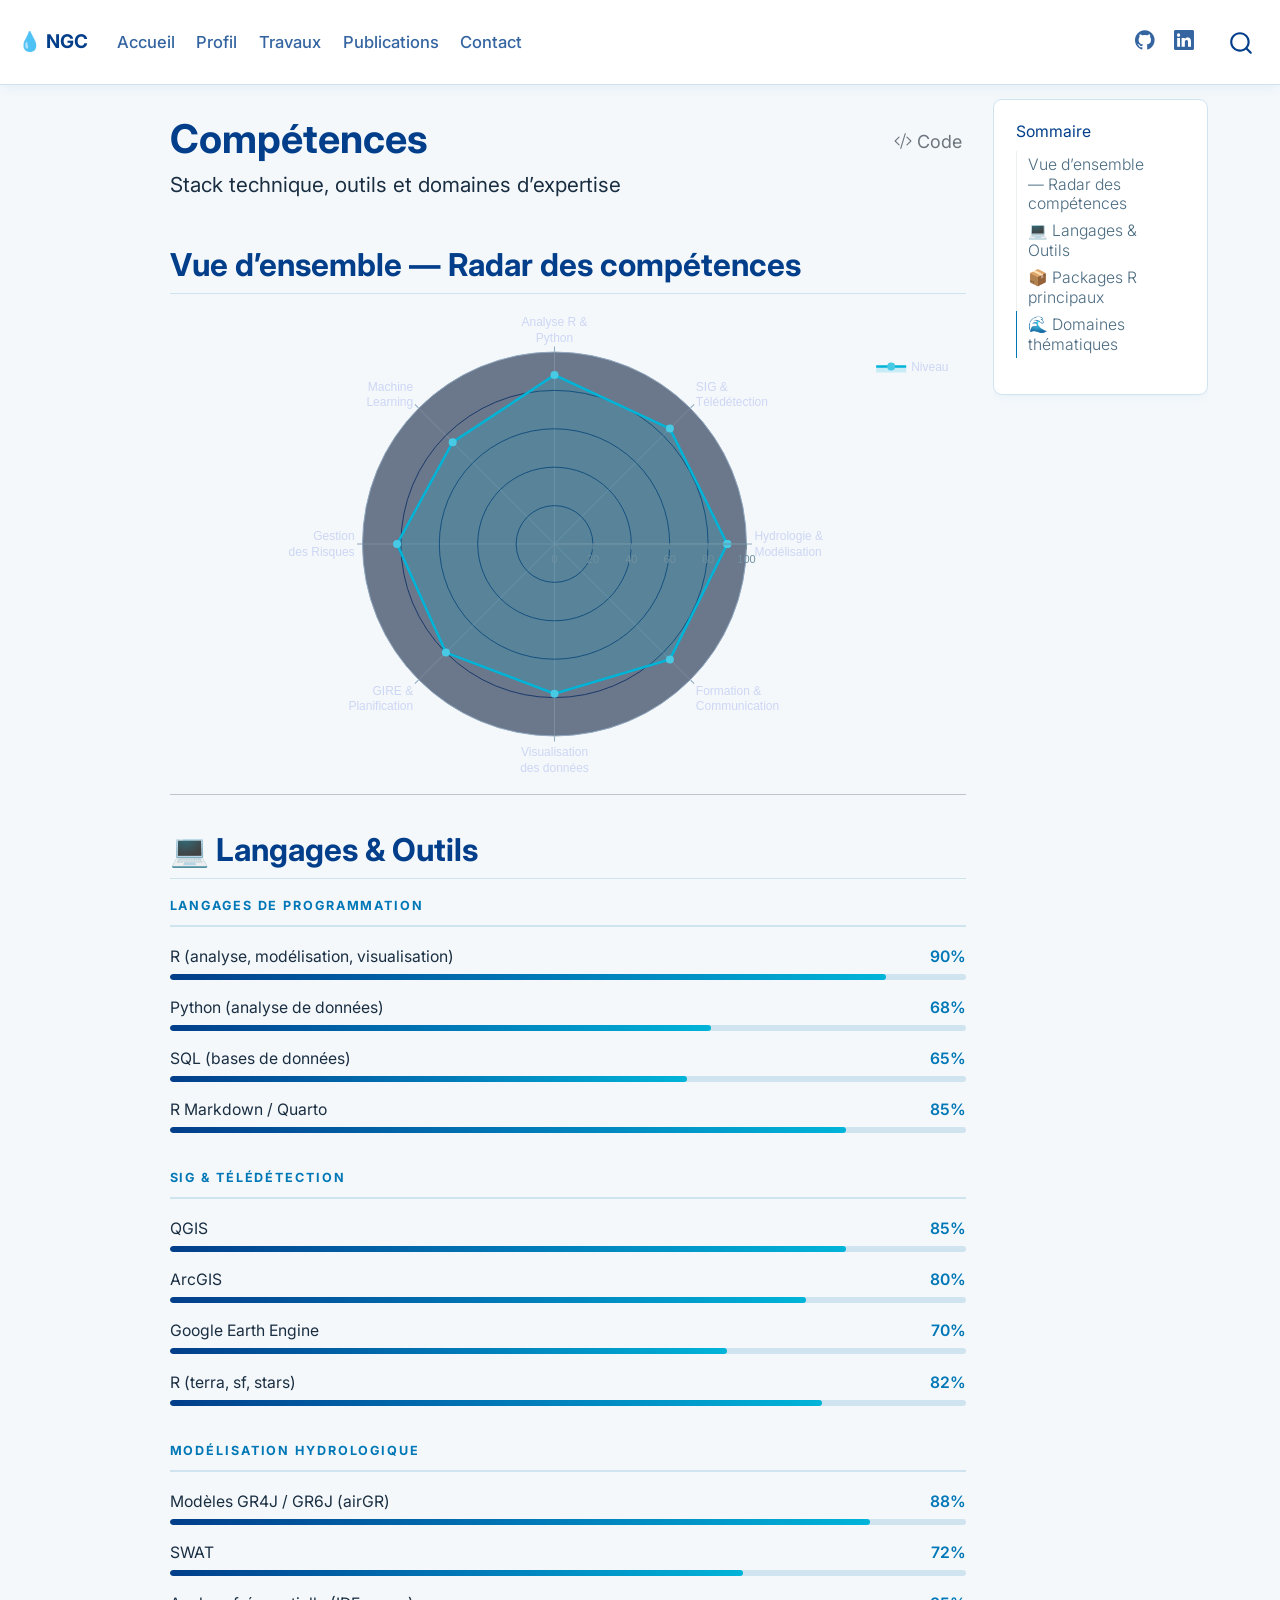
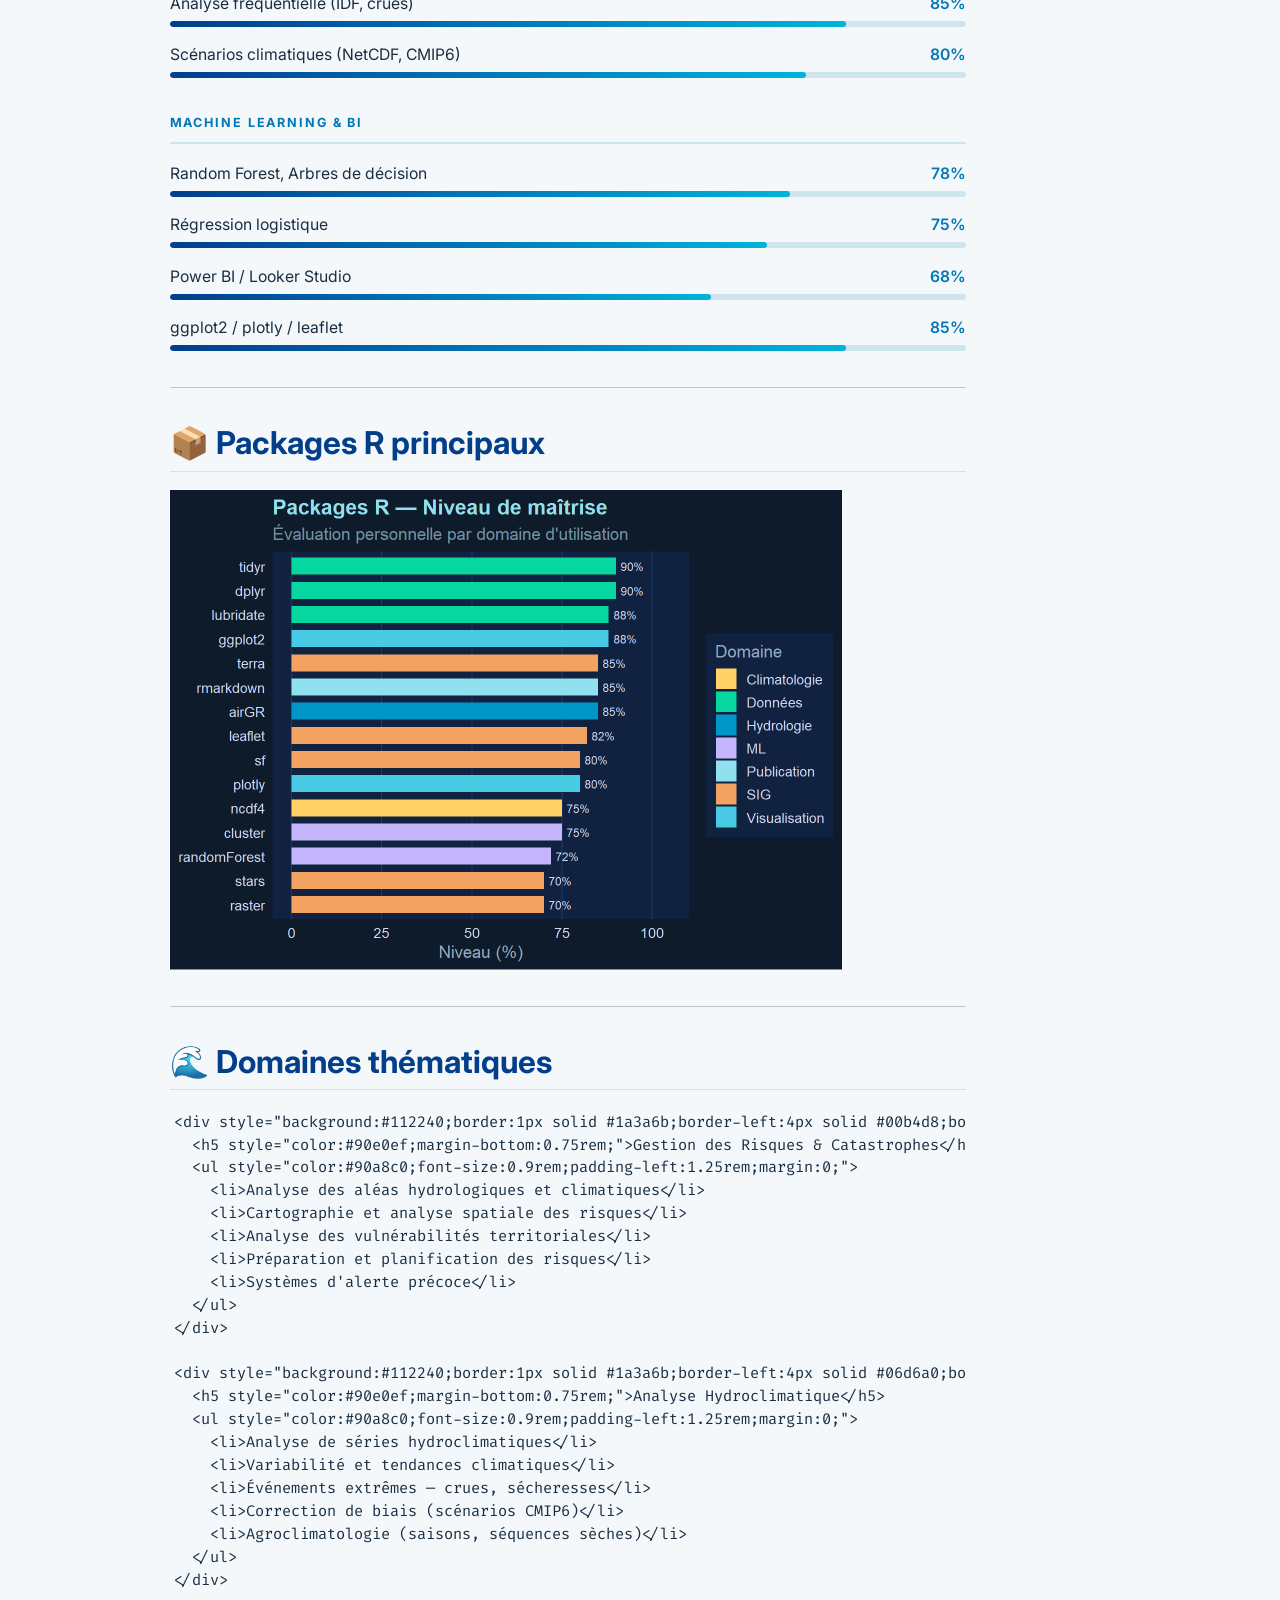
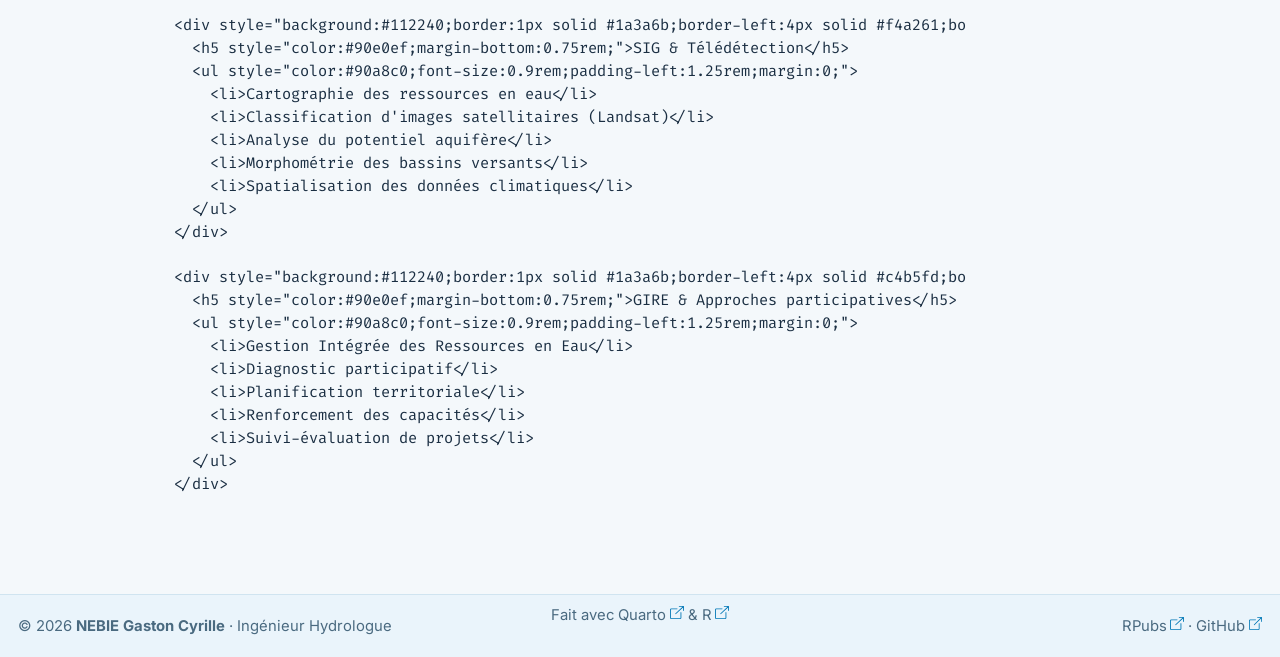
<file: docs/skills.html>
<!DOCTYPE html>
<html xmlns="http://www.w3.org/1999/xhtml" lang="en" xml:lang="en"><head>

<meta charset="utf-8">
<meta name="generator" content="quarto-1.0.38">

<meta name="viewport" content="width=device-width, initial-scale=1.0, user-scalable=yes">


<title>NEBIE Gaston Cyrille - Compétences</title>
<style>
code{white-space: pre-wrap;}
span.smallcaps{font-variant: small-caps;}
span.underline{text-decoration: underline;}
div.column{display: inline-block; vertical-align: top; width: 50%;}
div.hanging-indent{margin-left: 1.5em; text-indent: -1.5em;}
ul.task-list{list-style: none;}
pre > code.sourceCode { white-space: pre; position: relative; }
pre > code.sourceCode > span { display: inline-block; line-height: 1.25; }
pre > code.sourceCode > span:empty { height: 1.2em; }
.sourceCode { overflow: visible; }
code.sourceCode > span { color: inherit; text-decoration: inherit; }
div.sourceCode { margin: 1em 0; }
pre.sourceCode { margin: 0; }
@media screen {
div.sourceCode { overflow: auto; }
}
@media print {
pre > code.sourceCode { white-space: pre-wrap; }
pre > code.sourceCode > span { text-indent: -5em; padding-left: 5em; }
}
pre.numberSource code
  { counter-reset: source-line 0; }
pre.numberSource code > span
  { position: relative; left: -4em; counter-increment: source-line; }
pre.numberSource code > span > a:first-child::before
  { content: counter(source-line);
    position: relative; left: -1em; text-align: right; vertical-align: baseline;
    border: none; display: inline-block;
    -webkit-touch-callout: none; -webkit-user-select: none;
    -khtml-user-select: none; -moz-user-select: none;
    -ms-user-select: none; user-select: none;
    padding: 0 4px; width: 4em;
    color: #aaaaaa;
  }
pre.numberSource { margin-left: 3em; border-left: 1px solid #aaaaaa;  padding-left: 4px; }
div.sourceCode
  {   }
@media screen {
pre > code.sourceCode > span > a:first-child::before { text-decoration: underline; }
}
code span.al { color: #ff0000; font-weight: bold; } /* Alert */
code span.an { color: #60a0b0; font-weight: bold; font-style: italic; } /* Annotation */
code span.at { color: #7d9029; } /* Attribute */
code span.bn { color: #40a070; } /* BaseN */
code span.bu { } /* BuiltIn */
code span.cf { color: #007020; font-weight: bold; } /* ControlFlow */
code span.ch { color: #4070a0; } /* Char */
code span.cn { color: #880000; } /* Constant */
code span.co { color: #60a0b0; font-style: italic; } /* Comment */
code span.cv { color: #60a0b0; font-weight: bold; font-style: italic; } /* CommentVar */
code span.do { color: #ba2121; font-style: italic; } /* Documentation */
code span.dt { color: #902000; } /* DataType */
code span.dv { color: #40a070; } /* DecVal */
code span.er { color: #ff0000; font-weight: bold; } /* Error */
code span.ex { } /* Extension */
code span.fl { color: #40a070; } /* Float */
code span.fu { color: #06287e; } /* Function */
code span.im { } /* Import */
code span.in { color: #60a0b0; font-weight: bold; font-style: italic; } /* Information */
code span.kw { color: #007020; font-weight: bold; } /* Keyword */
code span.op { color: #666666; } /* Operator */
code span.ot { color: #007020; } /* Other */
code span.pp { color: #bc7a00; } /* Preprocessor */
code span.sc { color: #4070a0; } /* SpecialChar */
code span.ss { color: #bb6688; } /* SpecialString */
code span.st { color: #4070a0; } /* String */
code span.va { color: #19177c; } /* Variable */
code span.vs { color: #4070a0; } /* VerbatimString */
code span.wa { color: #60a0b0; font-weight: bold; font-style: italic; } /* Warning */
</style>


<script src="site_libs/quarto-nav/quarto-nav.js"></script>
<script src="site_libs/quarto-nav/headroom.min.js"></script>
<script src="site_libs/clipboard/clipboard.min.js"></script>
<script src="site_libs/quarto-search/autocomplete.umd.js"></script>
<script src="site_libs/quarto-search/fuse.min.js"></script>
<script src="site_libs/quarto-search/quarto-search.js"></script>
<meta name="quarto:offset" content="./">
<script src="site_libs/quarto-html/quarto.js"></script>
<script src="site_libs/quarto-html/popper.min.js"></script>
<script src="site_libs/quarto-html/tippy.umd.min.js"></script>
<script src="site_libs/quarto-html/anchor.min.js"></script>
<link href="site_libs/quarto-html/tippy.css" rel="stylesheet">
<link href="site_libs/quarto-html/quarto-syntax-highlighting.css" rel="stylesheet" id="quarto-text-highlighting-styles">
<script src="site_libs/bootstrap/bootstrap.min.js"></script>
<link href="site_libs/bootstrap/bootstrap-icons.css" rel="stylesheet">
<link href="site_libs/bootstrap/bootstrap.min.css" rel="stylesheet" id="quarto-bootstrap" data-mode="light">
<script id="quarto-search-options" type="application/json">{
  "location": "navbar",
  "copy-button": false,
  "collapse-after": 3,
  "panel-placement": "end",
  "type": "overlay",
  "limit": 20,
  "language": {
    "search-no-results-text": "No results",
    "search-matching-documents-text": "matching documents",
    "search-copy-link-title": "Copy link to search",
    "search-hide-matches-text": "Hide additional matches",
    "search-more-match-text": "more match in this document",
    "search-more-matches-text": "more matches in this document",
    "search-clear-button-title": "Clear",
    "search-detached-cancel-button-title": "Cancel",
    "search-submit-button-title": "Submit"
  }
}</script>
<style>html{ scroll-behavior: smooth; }</style>
<link href="site_libs/htmltools-fill-0.5.8.1/fill.css" rel="stylesheet">
<script src="site_libs/htmlwidgets-1.6.4/htmlwidgets.js"></script>
<script src="site_libs/plotly-binding-4.10.4/plotly.js"></script>
<script src="site_libs/typedarray-0.1/typedarray.min.js"></script>
<script src="site_libs/jquery-3.5.1/jquery.min.js"></script>
<link href="site_libs/crosstalk-1.2.0/css/crosstalk.min.css" rel="stylesheet">
<script src="site_libs/crosstalk-1.2.0/js/crosstalk.min.js"></script>
<link href="site_libs/plotly-htmlwidgets-css-2.11.1/plotly-htmlwidgets.css" rel="stylesheet">
<script src="site_libs/plotly-main-2.11.1/plotly-latest.min.js"></script>


</head>

<body class="nav-fixed">

<div id="quarto-search-results"></div>
  <header id="quarto-header" class="headroom fixed-top">
    <nav class="navbar navbar-expand-lg navbar-dark ">
      <div class="navbar-container container-fluid">
      <a class="navbar-brand" href="./index.html">
    <span class="navbar-title">💧 NGC</span>
  </a>
          <button class="navbar-toggler" type="button" data-bs-toggle="collapse" data-bs-target="#navbarCollapse" aria-controls="navbarCollapse" aria-expanded="false" aria-label="Toggle navigation" onclick="if (window.quartoToggleHeadroom) { window.quartoToggleHeadroom(); }">
  <span class="navbar-toggler-icon"></span>
</button>
          <div class="collapse navbar-collapse" id="navbarCollapse">
            <ul class="navbar-nav navbar-nav-scroll me-auto">
  <li class="nav-item">
    <a class="nav-link" href="./index.html">Accueil</a>
  </li>  
  <li class="nav-item">
    <a class="nav-link" href="./about.html">Profil</a>
  </li>  
  <li class="nav-item">
    <a class="nav-link" href="./projects/index.html">Travaux</a>
  </li>  
  <li class="nav-item">
    <a class="nav-link" href="./publications.html">Publications</a>
  </li>  
  <li class="nav-item">
    <a class="nav-link" href="./contact.html">Contact</a>
  </li>  
</ul>
            <ul class="navbar-nav navbar-nav-scroll ms-auto">
  <li class="nav-item compact">
    <a class="nav-link" href="https://github.com/ngastoncyrille"><i class="bi bi-github" role="img" aria-label="GitHub">
</i> 
 </a>
  </li>  
  <li class="nav-item compact">
    <a class="nav-link" href="https://www.linkedin.com/in/gaston-cyrille-nebie-a2a977222"><i class="bi bi-linkedin" role="img" aria-label="LinkedIn">
</i> 
 </a>
  </li>  
</ul>
              <div id="quarto-search" class="" title="Search"></div>
          </div> <!-- /navcollapse -->
      </div> <!-- /container-fluid -->
    </nav>
</header>
<!-- content -->
<div id="quarto-content" class="quarto-container page-columns page-rows-contents page-layout-article page-navbar">
<!-- sidebar -->
<!-- margin-sidebar -->
    <div id="quarto-margin-sidebar" class="sidebar margin-sidebar">
        <nav id="TOC" role="doc-toc">
    <h2 id="toc-title">Sommaire</h2>
   
  <ul>
  <li><a href="#vue-densemble-radar-des-compétences" id="toc-vue-densemble-radar-des-compétences" class="nav-link active" data-scroll-target="#vue-densemble-radar-des-compétences">Vue d’ensemble — Radar des compétences</a></li>
  <li><a href="#langages-outils" id="toc-langages-outils" class="nav-link" data-scroll-target="#langages-outils">💻 Langages &amp; Outils</a></li>
  <li><a href="#packages-r-principaux" id="toc-packages-r-principaux" class="nav-link" data-scroll-target="#packages-r-principaux">📦 Packages R principaux</a></li>
  <li><a href="#domaines-thématiques" id="toc-domaines-thématiques" class="nav-link" data-scroll-target="#domaines-thématiques">🌊 Domaines thématiques</a></li>
  </ul>
</nav>
    </div>
<!-- main -->
<main class="content" id="quarto-document-content">

<header id="title-block-header" class="quarto-title-block default">
<div class="quarto-title">
<div class="quarto-title-block"><div><h1 class="title">Compétences</h1><button type="button" class="btn code-tools-button" id="quarto-code-tools-source"><i class="bi"></i> Code</button></div></div>
<p class="subtitle lead">Stack technique, outils et domaines d’expertise</p>
</div>



<div class="quarto-title-meta">

    
    
  </div>
  

</header>

<section id="vue-densemble-radar-des-compétences" class="level2">
<h2 class="anchored" data-anchor-id="vue-densemble-radar-des-compétences">Vue d’ensemble — Radar des compétences</h2>
<div class="cell">
<div class="cell-output-display">
<div class="plotly html-widget html-fill-item" id="htmlwidget-b46da1c45f183c9df1be" style="width:100%;height:464px;"></div>
<script type="application/json" data-for="htmlwidget-b46da1c45f183c9df1be">{"x":{"visdat":{"9184a7da7":["function () ","plotlyVisDat"]},"cur_data":"9184a7da7","attrs":{"9184a7da7":{"fill":"toself","mode":"lines+markers","alpha_stroke":1,"sizes":[10,100],"spans":[1,20],"type":"scatterpolar"},"9184a7da7.1":{"fill":"toself","mode":"lines+markers","alpha_stroke":1,"sizes":[10,100],"spans":[1,20],"type":"scatterpolar","r":[90,85,88,75,82,80,78,85,90],"theta":["Hydrologie &<br>Modélisation","SIG &<br>Télédétection","Analyse R &<br>Python","Machine<br>Learning","Gestion<br>des Risques","GIRE &<br>Planification","Visualisation<br>des données","Formation &<br>Communication","Hydrologie &<br>Modélisation"],"name":"Niveau","line":{"color":"#00b4d8","width":2.5},"marker":{"color":"#48cae4","size":8},"fillcolor":"rgba(0, 180, 216, 0.18)","inherit":true}},"layout":{"margin":{"b":40,"l":80,"t":40,"r":80},"paper_bgcolor":"rgba(0,0,0,0)","plot_bgcolor":"rgba(0,0,0,0)","polar":{"bgcolor":"rgba(17,34,64,0.6)","radialaxis":{"visible":true,"range":[0,100],"gridcolor":"#1a3a6b","color":"#7090a0","tickfont":{"color":"#7090a0","size":11}},"angularaxis":{"color":"#90a8c0","tickfont":{"color":"#cdd6f4","size":12}}},"legend":{"font":{"color":"#cdd6f4"}},"hovermode":"closest","showlegend":true},"source":"A","config":{"modeBarButtonsToAdd":["hoverclosest","hovercompare"],"showSendToCloud":false},"data":[{"fillcolor":"rgba(31,119,180,0.5)","fill":"toself","mode":"lines+markers","type":"scatterpolar","marker":{"color":"rgba(31,119,180,1)","line":{"color":"rgba(31,119,180,1)"}},"line":{"color":"rgba(31,119,180,1)"},"frame":null},{"fillcolor":"rgba(0, 180, 216, 0.18)","fill":"toself","mode":"lines+markers","type":"scatterpolar","r":[90,85,88,75,82,80,78,85,90],"theta":["Hydrologie &<br>Modélisation","SIG &<br>Télédétection","Analyse R &<br>Python","Machine<br>Learning","Gestion<br>des Risques","GIRE &<br>Planification","Visualisation<br>des données","Formation &<br>Communication","Hydrologie &<br>Modélisation"],"name":"Niveau","line":{"color":"#00b4d8","width":2.5},"marker":{"color":"#48cae4","size":8,"line":{"color":"rgba(255,127,14,1)"}},"frame":null}],"highlight":{"on":"plotly_click","persistent":false,"dynamic":false,"selectize":false,"opacityDim":0.20000000000000001,"selected":{"opacity":1},"debounce":0},"shinyEvents":["plotly_hover","plotly_click","plotly_selected","plotly_relayout","plotly_brushed","plotly_brushing","plotly_clickannotation","plotly_doubleclick","plotly_deselect","plotly_afterplot","plotly_sunburstclick"],"base_url":"https://plot.ly"},"evals":[],"jsHooks":[]}</script>
</div>
</div>
<hr>
</section>
<section id="langages-outils" class="level2">
<h2 class="anchored" data-anchor-id="langages-outils">💻 Langages &amp; Outils</h2>
<div class="row g-4">
<div class="col-md-6">
<div class="skill-group">
<div class="skill-category-label">
Langages de programmation
</div>
<div class="skill-item">
<div class="skill-name">
<span>R (analyse, modélisation, visualisation)</span><span class="skill-pct">90%</span>
</div>
<div class="skill-bar">
<div class="skill-fill" style="width:90%">

</div>
</div>
</div>
<div class="skill-item">
<div class="skill-name">
<span>Python (analyse de données)</span><span class="skill-pct">68%</span>
</div>
<div class="skill-bar">
<div class="skill-fill" style="width:68%">

</div>
</div>
</div>
<div class="skill-item">
<div class="skill-name">
<span>SQL (bases de données)</span><span class="skill-pct">65%</span>
</div>
<div class="skill-bar">
<div class="skill-fill" style="width:65%">

</div>
</div>
</div>
<div class="skill-item">
<div class="skill-name">
<span>R Markdown / Quarto</span><span class="skill-pct">85%</span>
</div>
<div class="skill-bar">
<div class="skill-fill" style="width:85%">

</div>
</div>
</div>
</div>
<!-- /skill-group -->
<div class="skill-group">
<div class="skill-category-label">
SIG &amp; Télédétection
</div>
<div class="skill-item">
<div class="skill-name">
<span>QGIS</span><span class="skill-pct">85%</span>
</div>
<div class="skill-bar">
<div class="skill-fill" style="width:85%">

</div>
</div>
</div>
<div class="skill-item">
<div class="skill-name">
<span>ArcGIS</span><span class="skill-pct">80%</span>
</div>
<div class="skill-bar">
<div class="skill-fill" style="width:80%">

</div>
</div>
</div>
<div class="skill-item">
<div class="skill-name">
<span>Google Earth Engine</span><span class="skill-pct">70%</span>
</div>
<div class="skill-bar">
<div class="skill-fill" style="width:70%">

</div>
</div>
</div>
<div class="skill-item">
<div class="skill-name">
<span>R (terra, sf, stars)</span><span class="skill-pct">82%</span>
</div>
<div class="skill-bar">
<div class="skill-fill" style="width:82%">

</div>
</div>
</div>
</div>
<!-- /skill-group -->
</div>
<!-- /col-md-6 -->
<div class="col-md-6">
<div class="skill-group">
<div class="skill-category-label">
Modélisation hydrologique
</div>
<div class="skill-item">
<div class="skill-name">
<span>Modèles GR4J / GR6J (airGR)</span><span class="skill-pct">88%</span>
</div>
<div class="skill-bar">
<div class="skill-fill" style="width:88%">

</div>
</div>
</div>
<div class="skill-item">
<div class="skill-name">
<span>SWAT</span><span class="skill-pct">72%</span>
</div>
<div class="skill-bar">
<div class="skill-fill" style="width:72%">

</div>
</div>
</div>
<div class="skill-item">
<div class="skill-name">
<span>Analyse fréquentielle (IDF, crues)</span><span class="skill-pct">85%</span>
</div>
<div class="skill-bar">
<div class="skill-fill" style="width:85%">

</div>
</div>
</div>
<div class="skill-item">
<div class="skill-name">
<span>Scénarios climatiques (NetCDF, CMIP6)</span><span class="skill-pct">80%</span>
</div>
<div class="skill-bar">
<div class="skill-fill" style="width:80%">

</div>
</div>
</div>
</div>
<!-- /skill-group -->
<div class="skill-group">
<div class="skill-category-label">
Machine Learning &amp; BI
</div>
<div class="skill-item">
<div class="skill-name">
<span>Random Forest, Arbres de décision</span><span class="skill-pct">78%</span>
</div>
<div class="skill-bar">
<div class="skill-fill" style="width:78%">

</div>
</div>
</div>
<div class="skill-item">
<div class="skill-name">
<span>Régression logistique</span><span class="skill-pct">75%</span>
</div>
<div class="skill-bar">
<div class="skill-fill" style="width:75%">

</div>
</div>
</div>
<div class="skill-item">
<div class="skill-name">
<span>Power BI / Looker Studio</span><span class="skill-pct">68%</span>
</div>
<div class="skill-bar">
<div class="skill-fill" style="width:68%">

</div>
</div>
</div>
<div class="skill-item">
<div class="skill-name">
<span>ggplot2 / plotly / leaflet</span><span class="skill-pct">85%</span>
</div>
<div class="skill-bar">
<div class="skill-fill" style="width:85%">

</div>
</div>
</div>
</div>
<!-- /skill-group -->
</div>
<!-- /col-md-6 -->
</div>
<!-- /row -->
<hr>
</section>
<section id="packages-r-principaux" class="level2">
<h2 class="anchored" data-anchor-id="packages-r-principaux">📦 Packages R principaux</h2>
<div class="cell">
<div class="cell-output-display">
<p><img src="skills_files/figure-html/packages-r-1.png" class="img-fluid" width="672"></p>
</div>
</div>
<hr>
</section>
<section id="domaines-thématiques" class="level2">
<h2 class="anchored" data-anchor-id="domaines-thématiques">🌊 Domaines thématiques</h2>
<div class="row g-3">
<div class="col-md-6">
<pre><code>&lt;div style="background:#112240;border:1px solid #1a3a6b;border-left:4px solid #00b4d8;border-radius:0.5rem;padding:1.25rem;"&gt;
  &lt;h5 style="color:#90e0ef;margin-bottom:0.75rem;"&gt;Gestion des Risques &amp; Catastrophes&lt;/h5&gt;
  &lt;ul style="color:#90a8c0;font-size:0.9rem;padding-left:1.25rem;margin:0;"&gt;
    &lt;li&gt;Analyse des aléas hydrologiques et climatiques&lt;/li&gt;
    &lt;li&gt;Cartographie et analyse spatiale des risques&lt;/li&gt;
    &lt;li&gt;Analyse des vulnérabilités territoriales&lt;/li&gt;
    &lt;li&gt;Préparation et planification des risques&lt;/li&gt;
    &lt;li&gt;Systèmes d'alerte précoce&lt;/li&gt;
  &lt;/ul&gt;
&lt;/div&gt;</code></pre>
</div>
<div class="col-md-6">
<pre><code>&lt;div style="background:#112240;border:1px solid #1a3a6b;border-left:4px solid #06d6a0;border-radius:0.5rem;padding:1.25rem;"&gt;
  &lt;h5 style="color:#90e0ef;margin-bottom:0.75rem;"&gt;Analyse Hydroclimatique&lt;/h5&gt;
  &lt;ul style="color:#90a8c0;font-size:0.9rem;padding-left:1.25rem;margin:0;"&gt;
    &lt;li&gt;Analyse de séries hydroclimatiques&lt;/li&gt;
    &lt;li&gt;Variabilité et tendances climatiques&lt;/li&gt;
    &lt;li&gt;Événements extrêmes — crues, sécheresses&lt;/li&gt;
    &lt;li&gt;Correction de biais (scénarios CMIP6)&lt;/li&gt;
    &lt;li&gt;Agroclimatologie (saisons, séquences sèches)&lt;/li&gt;
  &lt;/ul&gt;
&lt;/div&gt;</code></pre>
</div>
<div class="col-md-6">
<pre><code>&lt;div style="background:#112240;border:1px solid #1a3a6b;border-left:4px solid #f4a261;border-radius:0.5rem;padding:1.25rem;"&gt;
  &lt;h5 style="color:#90e0ef;margin-bottom:0.75rem;"&gt;SIG &amp; Télédétection&lt;/h5&gt;
  &lt;ul style="color:#90a8c0;font-size:0.9rem;padding-left:1.25rem;margin:0;"&gt;
    &lt;li&gt;Cartographie des ressources en eau&lt;/li&gt;
    &lt;li&gt;Classification d'images satellitaires (Landsat)&lt;/li&gt;
    &lt;li&gt;Analyse du potentiel aquifère&lt;/li&gt;
    &lt;li&gt;Morphométrie des bassins versants&lt;/li&gt;
    &lt;li&gt;Spatialisation des données climatiques&lt;/li&gt;
  &lt;/ul&gt;
&lt;/div&gt;</code></pre>
</div>
<div class="col-md-6">
<pre><code>&lt;div style="background:#112240;border:1px solid #1a3a6b;border-left:4px solid #c4b5fd;border-radius:0.5rem;padding:1.25rem;"&gt;
  &lt;h5 style="color:#90e0ef;margin-bottom:0.75rem;"&gt;GIRE &amp; Approches participatives&lt;/h5&gt;
  &lt;ul style="color:#90a8c0;font-size:0.9rem;padding-left:1.25rem;margin:0;"&gt;
    &lt;li&gt;Gestion Intégrée des Ressources en Eau&lt;/li&gt;
    &lt;li&gt;Diagnostic participatif&lt;/li&gt;
    &lt;li&gt;Planification territoriale&lt;/li&gt;
    &lt;li&gt;Renforcement des capacités&lt;/li&gt;
    &lt;li&gt;Suivi-évaluation de projets&lt;/li&gt;
  &lt;/ul&gt;
&lt;/div&gt;</code></pre>
</div>
</div>


<!-- -->

</section>

</main> <!-- /main -->
<script id="quarto-html-after-body" type="application/javascript">
window.document.addEventListener("DOMContentLoaded", function (event) {
  const toggleBodyColorMode = (bsSheetEl) => {
    const mode = bsSheetEl.getAttribute("data-mode");
    const bodyEl = window.document.querySelector("body");
    if (mode === "dark") {
      bodyEl.classList.add("quarto-dark");
      bodyEl.classList.remove("quarto-light");
    } else {
      bodyEl.classList.add("quarto-light");
      bodyEl.classList.remove("quarto-dark");
    }
  }
  const toggleBodyColorPrimary = () => {
    const bsSheetEl = window.document.querySelector("link#quarto-bootstrap");
    if (bsSheetEl) {
      toggleBodyColorMode(bsSheetEl);
    }
  }
  toggleBodyColorPrimary();  
  const icon = "";
  const anchorJS = new window.AnchorJS();
  anchorJS.options = {
    placement: 'right',
    icon: icon
  };
  anchorJS.add('.anchored');
  const clipboard = new window.ClipboardJS('.code-copy-button', {
    target: function(trigger) {
      return trigger.previousElementSibling;
    }
  });
  clipboard.on('success', function(e) {
    // button target
    const button = e.trigger;
    // don't keep focus
    button.blur();
    // flash "checked"
    button.classList.add('code-copy-button-checked');
    var currentTitle = button.getAttribute("title");
    button.setAttribute("title", "Copied!");
    setTimeout(function() {
      button.setAttribute("title", currentTitle);
      button.classList.remove('code-copy-button-checked');
    }, 1000);
    // clear code selection
    e.clearSelection();
  });
  const viewSource = window.document.getElementById('quarto-view-source') ||
                     window.document.getElementById('quarto-code-tools-source');
  if (viewSource) {
    const sourceUrl = viewSource.getAttribute("data-quarto-source-url");
    viewSource.addEventListener("click", function(e) {
      if (sourceUrl) {
        // rstudio viewer pane
        if (/\bcapabilities=\b/.test(window.location)) {
          window.open(sourceUrl);
        } else {
          window.location.href = sourceUrl;
        }
      } else {
        const modal = new bootstrap.Modal(document.getElementById('quarto-embedded-source-code-modal'));
        modal.show();
      }
      return false;
    });
  }
  function toggleCodeHandler(show) {
    return function(e) {
      const detailsSrc = window.document.querySelectorAll(".cell > details > .sourceCode");
      for (let i=0; i<detailsSrc.length; i++) {
        const details = detailsSrc[i].parentElement;
        if (show) {
          details.open = true;
        } else {
          details.removeAttribute("open");
        }
      }
      const cellCodeDivs = window.document.querySelectorAll(".cell > .sourceCode");
      const fromCls = show ? "hidden" : "unhidden";
      const toCls = show ? "unhidden" : "hidden";
      for (let i=0; i<cellCodeDivs.length; i++) {
        const codeDiv = cellCodeDivs[i];
        if (codeDiv.classList.contains(fromCls)) {
          codeDiv.classList.remove(fromCls);
          codeDiv.classList.add(toCls);
        } 
      }
      return false;
    }
  }
  const hideAllCode = window.document.getElementById("quarto-hide-all-code");
  if (hideAllCode) {
    hideAllCode.addEventListener("click", toggleCodeHandler(false));
  }
  const showAllCode = window.document.getElementById("quarto-show-all-code");
  if (showAllCode) {
    showAllCode.addEventListener("click", toggleCodeHandler(true));
  }
  function tippyHover(el, contentFn) {
    const config = {
      allowHTML: true,
      content: contentFn,
      maxWidth: 500,
      delay: 100,
      arrow: false,
      appendTo: function(el) {
          return el.parentElement;
      },
      interactive: true,
      interactiveBorder: 10,
      theme: 'quarto',
      placement: 'bottom-start'
    };
    window.tippy(el, config); 
  }
  const noterefs = window.document.querySelectorAll('a[role="doc-noteref"]');
  for (var i=0; i<noterefs.length; i++) {
    const ref = noterefs[i];
    tippyHover(ref, function() {
      let href = ref.getAttribute('href');
      try { href = new URL(href).hash; } catch {}
      const id = href.replace(/^#\/?/, "");
      const note = window.document.getElementById(id);
      return note.innerHTML;
    });
  }
  var bibliorefs = window.document.querySelectorAll('a[role="doc-biblioref"]');
  for (var i=0; i<bibliorefs.length; i++) {
    const ref = bibliorefs[i];
    const cites = ref.parentNode.getAttribute('data-cites').split(' ');
    tippyHover(ref, function() {
      var popup = window.document.createElement('div');
      cites.forEach(function(cite) {
        var citeDiv = window.document.createElement('div');
        citeDiv.classList.add('hanging-indent');
        citeDiv.classList.add('csl-entry');
        var biblioDiv = window.document.getElementById('ref-' + cite);
        if (biblioDiv) {
          citeDiv.innerHTML = biblioDiv.innerHTML;
        }
        popup.appendChild(citeDiv);
      });
      return popup.innerHTML;
    });
  }
    var localhostRegex = new RegExp(/^(?:http|https):\/\/localhost\:?[0-9]*\//);
      var filterRegex = new RegExp(/https:\/\/ngastoncyrille\.github\.io/);
    var isInternal = (href) => {
        return filterRegex.test(href) || localhostRegex.test(href);
    }
    // Inspect non-navigation links and adorn them if external
    var links = window.document.querySelectorAll('a:not(.nav-link):not(.navbar-brand):not(.toc-action):not(.sidebar-link):not(.sidebar-item-toggle):not(.pagination-link):not(.no-external)');
    for (var i=0; i<links.length; i++) {
      const link = links[i];
      if (!isInternal(link.href)) {
          // target, if specified
          link.setAttribute("target", "_blank");
          // default icon
          link.classList.add("external");
      }
    }
});
</script><div class="modal fade" id="quarto-embedded-source-code-modal" tabindex="-1" aria-labelledby="quarto-embedded-source-code-modal-label" aria-hidden="true"><div class="modal-dialog modal-dialog-scrollable"><div class="modal-content"><div class="modal-header"><h5 class="modal-title" id="quarto-embedded-source-code-modal-label">Source Code</h5><button class="btn-close" data-bs-dismiss="modal"></button></div><div class="modal-body"><div class="">
<div class="sourceCode" id="cb5" data-shortcodes="false"><pre class="sourceCode markdown code-with-copy"><code class="sourceCode markdown"><span id="cb5-1"><a href="#cb5-1" aria-hidden="true" tabindex="-1"></a><span class="co">---</span></span>
<span id="cb5-2"><a href="#cb5-2" aria-hidden="true" tabindex="-1"></a><span class="an">title:</span><span class="co"> "Compétences"</span></span>
<span id="cb5-3"><a href="#cb5-3" aria-hidden="true" tabindex="-1"></a><span class="an">subtitle:</span><span class="co"> "Stack technique, outils et domaines d'expertise"</span></span>
<span id="cb5-4"><a href="#cb5-4" aria-hidden="true" tabindex="-1"></a><span class="an">format:</span></span>
<span id="cb5-5"><a href="#cb5-5" aria-hidden="true" tabindex="-1"></a><span class="co">  html:</span></span>
<span id="cb5-6"><a href="#cb5-6" aria-hidden="true" tabindex="-1"></a><span class="co">    toc: true</span></span>
<span id="cb5-7"><a href="#cb5-7" aria-hidden="true" tabindex="-1"></a><span class="co">---</span></span>
<span id="cb5-8"><a href="#cb5-8" aria-hidden="true" tabindex="-1"></a></span>
<span id="cb5-9"><a href="#cb5-9" aria-hidden="true" tabindex="-1"></a><span class="in">```{r setup, include=FALSE}</span></span>
<span id="cb5-10"><a href="#cb5-10" aria-hidden="true" tabindex="-1"></a>knitr<span class="sc">::</span>opts_chunk<span class="sc">$</span><span class="fu">set</span>(<span class="at">echo =</span> <span class="cn">FALSE</span>, <span class="at">message =</span> <span class="cn">FALSE</span>, <span class="at">warning =</span> <span class="cn">FALSE</span>)</span>
<span id="cb5-11"><a href="#cb5-11" aria-hidden="true" tabindex="-1"></a><span class="in">```</span></span>
<span id="cb5-12"><a href="#cb5-12" aria-hidden="true" tabindex="-1"></a></span>
<span id="cb5-13"><a href="#cb5-13" aria-hidden="true" tabindex="-1"></a><span class="fu">## Vue d'ensemble — Radar des compétences</span></span>
<span id="cb5-14"><a href="#cb5-14" aria-hidden="true" tabindex="-1"></a></span>
<span id="cb5-15"><a href="#cb5-15" aria-hidden="true" tabindex="-1"></a><span class="in">```{r radar-competences}</span></span>
<span id="cb5-16"><a href="#cb5-16" aria-hidden="true" tabindex="-1"></a><span class="fu">library</span>(plotly)</span>
<span id="cb5-17"><a href="#cb5-17" aria-hidden="true" tabindex="-1"></a></span>
<span id="cb5-18"><a href="#cb5-18" aria-hidden="true" tabindex="-1"></a>categories <span class="ot">&lt;-</span> <span class="fu">c</span>(</span>
<span id="cb5-19"><a href="#cb5-19" aria-hidden="true" tabindex="-1"></a>  <span class="st">"Hydrologie &amp;&lt;br&gt;Modélisation"</span>,</span>
<span id="cb5-20"><a href="#cb5-20" aria-hidden="true" tabindex="-1"></a>  <span class="st">"SIG &amp;&lt;br&gt;Télédétection"</span>,</span>
<span id="cb5-21"><a href="#cb5-21" aria-hidden="true" tabindex="-1"></a>  <span class="st">"Analyse R &amp;&lt;br&gt;Python"</span>,</span>
<span id="cb5-22"><a href="#cb5-22" aria-hidden="true" tabindex="-1"></a>  <span class="st">"Machine&lt;br&gt;Learning"</span>,</span>
<span id="cb5-23"><a href="#cb5-23" aria-hidden="true" tabindex="-1"></a>  <span class="st">"Gestion&lt;br&gt;des Risques"</span>,</span>
<span id="cb5-24"><a href="#cb5-24" aria-hidden="true" tabindex="-1"></a>  <span class="st">"GIRE &amp;&lt;br&gt;Planification"</span>,</span>
<span id="cb5-25"><a href="#cb5-25" aria-hidden="true" tabindex="-1"></a>  <span class="st">"Visualisation&lt;br&gt;des données"</span>,</span>
<span id="cb5-26"><a href="#cb5-26" aria-hidden="true" tabindex="-1"></a>  <span class="st">"Formation &amp;&lt;br&gt;Communication"</span></span>
<span id="cb5-27"><a href="#cb5-27" aria-hidden="true" tabindex="-1"></a>)</span>
<span id="cb5-28"><a href="#cb5-28" aria-hidden="true" tabindex="-1"></a></span>
<span id="cb5-29"><a href="#cb5-29" aria-hidden="true" tabindex="-1"></a>niveaux <span class="ot">&lt;-</span> <span class="fu">c</span>(<span class="dv">90</span>, <span class="dv">85</span>, <span class="dv">88</span>, <span class="dv">75</span>, <span class="dv">82</span>, <span class="dv">80</span>, <span class="dv">78</span>, <span class="dv">85</span>)</span>
<span id="cb5-30"><a href="#cb5-30" aria-hidden="true" tabindex="-1"></a><span class="co"># Fermer le polygone</span></span>
<span id="cb5-31"><a href="#cb5-31" aria-hidden="true" tabindex="-1"></a>categories_plot <span class="ot">&lt;-</span> <span class="fu">c</span>(categories, categories[<span class="dv">1</span>])</span>
<span id="cb5-32"><a href="#cb5-32" aria-hidden="true" tabindex="-1"></a>niveaux_plot    <span class="ot">&lt;-</span> <span class="fu">c</span>(niveaux, niveaux[<span class="dv">1</span>])</span>
<span id="cb5-33"><a href="#cb5-33" aria-hidden="true" tabindex="-1"></a></span>
<span id="cb5-34"><a href="#cb5-34" aria-hidden="true" tabindex="-1"></a>fig <span class="ot">&lt;-</span> <span class="fu">plot_ly</span>(</span>
<span id="cb5-35"><a href="#cb5-35" aria-hidden="true" tabindex="-1"></a>  <span class="at">type   =</span> <span class="st">'scatterpolar'</span>,</span>
<span id="cb5-36"><a href="#cb5-36" aria-hidden="true" tabindex="-1"></a>  <span class="at">fill   =</span> <span class="st">'toself'</span>,</span>
<span id="cb5-37"><a href="#cb5-37" aria-hidden="true" tabindex="-1"></a>  <span class="at">mode   =</span> <span class="st">'lines+markers'</span></span>
<span id="cb5-38"><a href="#cb5-38" aria-hidden="true" tabindex="-1"></a>) <span class="sc">|&gt;</span></span>
<span id="cb5-39"><a href="#cb5-39" aria-hidden="true" tabindex="-1"></a>  <span class="fu">add_trace</span>(</span>
<span id="cb5-40"><a href="#cb5-40" aria-hidden="true" tabindex="-1"></a>    <span class="at">r     =</span> niveaux_plot,</span>
<span id="cb5-41"><a href="#cb5-41" aria-hidden="true" tabindex="-1"></a>    <span class="at">theta =</span> categories_plot,</span>
<span id="cb5-42"><a href="#cb5-42" aria-hidden="true" tabindex="-1"></a>    <span class="at">name  =</span> <span class="st">"Niveau"</span>,</span>
<span id="cb5-43"><a href="#cb5-43" aria-hidden="true" tabindex="-1"></a>    <span class="at">line  =</span> <span class="fu">list</span>(<span class="at">color =</span> <span class="st">'#00b4d8'</span>, <span class="at">width =</span> <span class="fl">2.5</span>),</span>
<span id="cb5-44"><a href="#cb5-44" aria-hidden="true" tabindex="-1"></a>    <span class="at">marker =</span> <span class="fu">list</span>(<span class="at">color =</span> <span class="st">'#48cae4'</span>, <span class="at">size =</span> <span class="dv">8</span>),</span>
<span id="cb5-45"><a href="#cb5-45" aria-hidden="true" tabindex="-1"></a>    <span class="at">fillcolor =</span> <span class="st">'rgba(0, 180, 216, 0.18)'</span></span>
<span id="cb5-46"><a href="#cb5-46" aria-hidden="true" tabindex="-1"></a>  ) <span class="sc">|&gt;</span></span>
<span id="cb5-47"><a href="#cb5-47" aria-hidden="true" tabindex="-1"></a>  <span class="fu">layout</span>(</span>
<span id="cb5-48"><a href="#cb5-48" aria-hidden="true" tabindex="-1"></a>    <span class="at">paper_bgcolor =</span> <span class="st">'rgba(0,0,0,0)'</span>,</span>
<span id="cb5-49"><a href="#cb5-49" aria-hidden="true" tabindex="-1"></a>    <span class="at">plot_bgcolor  =</span> <span class="st">'rgba(0,0,0,0)'</span>,</span>
<span id="cb5-50"><a href="#cb5-50" aria-hidden="true" tabindex="-1"></a>    <span class="at">polar =</span> <span class="fu">list</span>(</span>
<span id="cb5-51"><a href="#cb5-51" aria-hidden="true" tabindex="-1"></a>      <span class="at">bgcolor =</span> <span class="st">'rgba(17,34,64,0.6)'</span>,</span>
<span id="cb5-52"><a href="#cb5-52" aria-hidden="true" tabindex="-1"></a>      <span class="at">radialaxis =</span> <span class="fu">list</span>(</span>
<span id="cb5-53"><a href="#cb5-53" aria-hidden="true" tabindex="-1"></a>        <span class="at">visible =</span> <span class="cn">TRUE</span>, <span class="at">range =</span> <span class="fu">c</span>(<span class="dv">0</span>, <span class="dv">100</span>),</span>
<span id="cb5-54"><a href="#cb5-54" aria-hidden="true" tabindex="-1"></a>        <span class="at">gridcolor =</span> <span class="st">'#1a3a6b'</span>, <span class="at">color =</span> <span class="st">'#7090a0'</span>,</span>
<span id="cb5-55"><a href="#cb5-55" aria-hidden="true" tabindex="-1"></a>        <span class="at">tickfont =</span> <span class="fu">list</span>(<span class="at">color =</span> <span class="st">'#7090a0'</span>, <span class="at">size =</span> <span class="dv">11</span>)</span>
<span id="cb5-56"><a href="#cb5-56" aria-hidden="true" tabindex="-1"></a>      ),</span>
<span id="cb5-57"><a href="#cb5-57" aria-hidden="true" tabindex="-1"></a>      <span class="at">angularaxis =</span> <span class="fu">list</span>(</span>
<span id="cb5-58"><a href="#cb5-58" aria-hidden="true" tabindex="-1"></a>        <span class="at">color =</span> <span class="st">'#90a8c0'</span>,</span>
<span id="cb5-59"><a href="#cb5-59" aria-hidden="true" tabindex="-1"></a>        <span class="at">tickfont =</span> <span class="fu">list</span>(<span class="at">color =</span> <span class="st">'#cdd6f4'</span>, <span class="at">size =</span> <span class="dv">12</span>)</span>
<span id="cb5-60"><a href="#cb5-60" aria-hidden="true" tabindex="-1"></a>      )</span>
<span id="cb5-61"><a href="#cb5-61" aria-hidden="true" tabindex="-1"></a>    ),</span>
<span id="cb5-62"><a href="#cb5-62" aria-hidden="true" tabindex="-1"></a>    <span class="at">legend =</span> <span class="fu">list</span>(<span class="at">font =</span> <span class="fu">list</span>(<span class="at">color =</span> <span class="st">'#cdd6f4'</span>)),</span>
<span id="cb5-63"><a href="#cb5-63" aria-hidden="true" tabindex="-1"></a>    <span class="at">margin =</span> <span class="fu">list</span>(<span class="at">l =</span> <span class="dv">80</span>, <span class="at">r =</span> <span class="dv">80</span>, <span class="at">t =</span> <span class="dv">40</span>, <span class="at">b =</span> <span class="dv">40</span>)</span>
<span id="cb5-64"><a href="#cb5-64" aria-hidden="true" tabindex="-1"></a>  )</span>
<span id="cb5-65"><a href="#cb5-65" aria-hidden="true" tabindex="-1"></a></span>
<span id="cb5-66"><a href="#cb5-66" aria-hidden="true" tabindex="-1"></a>fig</span>
<span id="cb5-67"><a href="#cb5-67" aria-hidden="true" tabindex="-1"></a><span class="in">```</span></span>
<span id="cb5-68"><a href="#cb5-68" aria-hidden="true" tabindex="-1"></a></span>
<span id="cb5-69"><a href="#cb5-69" aria-hidden="true" tabindex="-1"></a>---</span>
<span id="cb5-70"><a href="#cb5-70" aria-hidden="true" tabindex="-1"></a></span>
<span id="cb5-71"><a href="#cb5-71" aria-hidden="true" tabindex="-1"></a><span class="fu">## 💻 Langages &amp; Outils</span></span>
<span id="cb5-72"><a href="#cb5-72" aria-hidden="true" tabindex="-1"></a></span>
<span id="cb5-73"><a href="#cb5-73" aria-hidden="true" tabindex="-1"></a><span class="kw">&lt;div</span> <span class="er">class</span><span class="ot">=</span><span class="st">"row g-4"</span><span class="kw">&gt;</span></span>
<span id="cb5-74"><a href="#cb5-74" aria-hidden="true" tabindex="-1"></a><span class="kw">&lt;div</span> <span class="er">class</span><span class="ot">=</span><span class="st">"col-md-6"</span><span class="kw">&gt;</span></span>
<span id="cb5-75"><a href="#cb5-75" aria-hidden="true" tabindex="-1"></a></span>
<span id="cb5-76"><a href="#cb5-76" aria-hidden="true" tabindex="-1"></a><span class="kw">&lt;div</span> <span class="er">class</span><span class="ot">=</span><span class="st">"skill-group"</span><span class="kw">&gt;</span></span>
<span id="cb5-77"><a href="#cb5-77" aria-hidden="true" tabindex="-1"></a><span class="kw">&lt;div</span> <span class="er">class</span><span class="ot">=</span><span class="st">"skill-category-label"</span><span class="kw">&gt;</span>Langages de programmation<span class="kw">&lt;/div&gt;</span></span>
<span id="cb5-78"><a href="#cb5-78" aria-hidden="true" tabindex="-1"></a></span>
<span id="cb5-79"><a href="#cb5-79" aria-hidden="true" tabindex="-1"></a><span class="kw">&lt;div</span> <span class="er">class</span><span class="ot">=</span><span class="st">"skill-item"</span><span class="kw">&gt;</span></span>
<span id="cb5-80"><a href="#cb5-80" aria-hidden="true" tabindex="-1"></a>  <span class="kw">&lt;div</span> <span class="er">class</span><span class="ot">=</span><span class="st">"skill-name"</span><span class="kw">&gt;&lt;span&gt;</span>R (analyse, modélisation, visualisation)<span class="kw">&lt;/span&gt;&lt;span</span> <span class="er">class</span><span class="ot">=</span><span class="st">"skill-pct"</span><span class="kw">&gt;</span>90%<span class="kw">&lt;/span&gt;&lt;/div&gt;</span></span>
<span id="cb5-81"><a href="#cb5-81" aria-hidden="true" tabindex="-1"></a>  <span class="kw">&lt;div</span> <span class="er">class</span><span class="ot">=</span><span class="st">"skill-bar"</span><span class="kw">&gt;&lt;div</span> <span class="er">class</span><span class="ot">=</span><span class="st">"skill-fill"</span> <span class="er">style</span><span class="ot">=</span><span class="st">"width:90%"</span><span class="kw">&gt;&lt;/div&gt;&lt;/div&gt;</span></span>
<span id="cb5-82"><a href="#cb5-82" aria-hidden="true" tabindex="-1"></a><span class="kw">&lt;/div&gt;</span></span>
<span id="cb5-83"><a href="#cb5-83" aria-hidden="true" tabindex="-1"></a><span class="kw">&lt;div</span> <span class="er">class</span><span class="ot">=</span><span class="st">"skill-item"</span><span class="kw">&gt;</span></span>
<span id="cb5-84"><a href="#cb5-84" aria-hidden="true" tabindex="-1"></a>  <span class="kw">&lt;div</span> <span class="er">class</span><span class="ot">=</span><span class="st">"skill-name"</span><span class="kw">&gt;&lt;span&gt;</span>Python (analyse de données)<span class="kw">&lt;/span&gt;&lt;span</span> <span class="er">class</span><span class="ot">=</span><span class="st">"skill-pct"</span><span class="kw">&gt;</span>68%<span class="kw">&lt;/span&gt;&lt;/div&gt;</span></span>
<span id="cb5-85"><a href="#cb5-85" aria-hidden="true" tabindex="-1"></a>  <span class="kw">&lt;div</span> <span class="er">class</span><span class="ot">=</span><span class="st">"skill-bar"</span><span class="kw">&gt;&lt;div</span> <span class="er">class</span><span class="ot">=</span><span class="st">"skill-fill"</span> <span class="er">style</span><span class="ot">=</span><span class="st">"width:68%"</span><span class="kw">&gt;&lt;/div&gt;&lt;/div&gt;</span></span>
<span id="cb5-86"><a href="#cb5-86" aria-hidden="true" tabindex="-1"></a><span class="kw">&lt;/div&gt;</span></span>
<span id="cb5-87"><a href="#cb5-87" aria-hidden="true" tabindex="-1"></a><span class="kw">&lt;div</span> <span class="er">class</span><span class="ot">=</span><span class="st">"skill-item"</span><span class="kw">&gt;</span></span>
<span id="cb5-88"><a href="#cb5-88" aria-hidden="true" tabindex="-1"></a>  <span class="kw">&lt;div</span> <span class="er">class</span><span class="ot">=</span><span class="st">"skill-name"</span><span class="kw">&gt;&lt;span&gt;</span>SQL (bases de données)<span class="kw">&lt;/span&gt;&lt;span</span> <span class="er">class</span><span class="ot">=</span><span class="st">"skill-pct"</span><span class="kw">&gt;</span>65%<span class="kw">&lt;/span&gt;&lt;/div&gt;</span></span>
<span id="cb5-89"><a href="#cb5-89" aria-hidden="true" tabindex="-1"></a>  <span class="kw">&lt;div</span> <span class="er">class</span><span class="ot">=</span><span class="st">"skill-bar"</span><span class="kw">&gt;&lt;div</span> <span class="er">class</span><span class="ot">=</span><span class="st">"skill-fill"</span> <span class="er">style</span><span class="ot">=</span><span class="st">"width:65%"</span><span class="kw">&gt;&lt;/div&gt;&lt;/div&gt;</span></span>
<span id="cb5-90"><a href="#cb5-90" aria-hidden="true" tabindex="-1"></a><span class="kw">&lt;/div&gt;</span></span>
<span id="cb5-91"><a href="#cb5-91" aria-hidden="true" tabindex="-1"></a><span class="kw">&lt;div</span> <span class="er">class</span><span class="ot">=</span><span class="st">"skill-item"</span><span class="kw">&gt;</span></span>
<span id="cb5-92"><a href="#cb5-92" aria-hidden="true" tabindex="-1"></a>  <span class="kw">&lt;div</span> <span class="er">class</span><span class="ot">=</span><span class="st">"skill-name"</span><span class="kw">&gt;&lt;span&gt;</span>R Markdown / Quarto<span class="kw">&lt;/span&gt;&lt;span</span> <span class="er">class</span><span class="ot">=</span><span class="st">"skill-pct"</span><span class="kw">&gt;</span>85%<span class="kw">&lt;/span&gt;&lt;/div&gt;</span></span>
<span id="cb5-93"><a href="#cb5-93" aria-hidden="true" tabindex="-1"></a>  <span class="kw">&lt;div</span> <span class="er">class</span><span class="ot">=</span><span class="st">"skill-bar"</span><span class="kw">&gt;&lt;div</span> <span class="er">class</span><span class="ot">=</span><span class="st">"skill-fill"</span> <span class="er">style</span><span class="ot">=</span><span class="st">"width:85%"</span><span class="kw">&gt;&lt;/div&gt;&lt;/div&gt;</span></span>
<span id="cb5-94"><a href="#cb5-94" aria-hidden="true" tabindex="-1"></a><span class="kw">&lt;/div&gt;</span></span>
<span id="cb5-95"><a href="#cb5-95" aria-hidden="true" tabindex="-1"></a></span>
<span id="cb5-96"><a href="#cb5-96" aria-hidden="true" tabindex="-1"></a><span class="kw">&lt;/div&gt;</span><span class="co">&lt;!-- /skill-group --&gt;</span></span>
<span id="cb5-97"><a href="#cb5-97" aria-hidden="true" tabindex="-1"></a></span>
<span id="cb5-98"><a href="#cb5-98" aria-hidden="true" tabindex="-1"></a><span class="kw">&lt;div</span> <span class="er">class</span><span class="ot">=</span><span class="st">"skill-group"</span><span class="kw">&gt;</span></span>
<span id="cb5-99"><a href="#cb5-99" aria-hidden="true" tabindex="-1"></a><span class="kw">&lt;div</span> <span class="er">class</span><span class="ot">=</span><span class="st">"skill-category-label"</span><span class="kw">&gt;</span>SIG &amp; Télédétection<span class="kw">&lt;/div&gt;</span></span>
<span id="cb5-100"><a href="#cb5-100" aria-hidden="true" tabindex="-1"></a></span>
<span id="cb5-101"><a href="#cb5-101" aria-hidden="true" tabindex="-1"></a><span class="kw">&lt;div</span> <span class="er">class</span><span class="ot">=</span><span class="st">"skill-item"</span><span class="kw">&gt;</span></span>
<span id="cb5-102"><a href="#cb5-102" aria-hidden="true" tabindex="-1"></a>  <span class="kw">&lt;div</span> <span class="er">class</span><span class="ot">=</span><span class="st">"skill-name"</span><span class="kw">&gt;&lt;span&gt;</span>QGIS<span class="kw">&lt;/span&gt;&lt;span</span> <span class="er">class</span><span class="ot">=</span><span class="st">"skill-pct"</span><span class="kw">&gt;</span>85%<span class="kw">&lt;/span&gt;&lt;/div&gt;</span></span>
<span id="cb5-103"><a href="#cb5-103" aria-hidden="true" tabindex="-1"></a>  <span class="kw">&lt;div</span> <span class="er">class</span><span class="ot">=</span><span class="st">"skill-bar"</span><span class="kw">&gt;&lt;div</span> <span class="er">class</span><span class="ot">=</span><span class="st">"skill-fill"</span> <span class="er">style</span><span class="ot">=</span><span class="st">"width:85%"</span><span class="kw">&gt;&lt;/div&gt;&lt;/div&gt;</span></span>
<span id="cb5-104"><a href="#cb5-104" aria-hidden="true" tabindex="-1"></a><span class="kw">&lt;/div&gt;</span></span>
<span id="cb5-105"><a href="#cb5-105" aria-hidden="true" tabindex="-1"></a><span class="kw">&lt;div</span> <span class="er">class</span><span class="ot">=</span><span class="st">"skill-item"</span><span class="kw">&gt;</span></span>
<span id="cb5-106"><a href="#cb5-106" aria-hidden="true" tabindex="-1"></a>  <span class="kw">&lt;div</span> <span class="er">class</span><span class="ot">=</span><span class="st">"skill-name"</span><span class="kw">&gt;&lt;span&gt;</span>ArcGIS<span class="kw">&lt;/span&gt;&lt;span</span> <span class="er">class</span><span class="ot">=</span><span class="st">"skill-pct"</span><span class="kw">&gt;</span>80%<span class="kw">&lt;/span&gt;&lt;/div&gt;</span></span>
<span id="cb5-107"><a href="#cb5-107" aria-hidden="true" tabindex="-1"></a>  <span class="kw">&lt;div</span> <span class="er">class</span><span class="ot">=</span><span class="st">"skill-bar"</span><span class="kw">&gt;&lt;div</span> <span class="er">class</span><span class="ot">=</span><span class="st">"skill-fill"</span> <span class="er">style</span><span class="ot">=</span><span class="st">"width:80%"</span><span class="kw">&gt;&lt;/div&gt;&lt;/div&gt;</span></span>
<span id="cb5-108"><a href="#cb5-108" aria-hidden="true" tabindex="-1"></a><span class="kw">&lt;/div&gt;</span></span>
<span id="cb5-109"><a href="#cb5-109" aria-hidden="true" tabindex="-1"></a><span class="kw">&lt;div</span> <span class="er">class</span><span class="ot">=</span><span class="st">"skill-item"</span><span class="kw">&gt;</span></span>
<span id="cb5-110"><a href="#cb5-110" aria-hidden="true" tabindex="-1"></a>  <span class="kw">&lt;div</span> <span class="er">class</span><span class="ot">=</span><span class="st">"skill-name"</span><span class="kw">&gt;&lt;span&gt;</span>Google Earth Engine<span class="kw">&lt;/span&gt;&lt;span</span> <span class="er">class</span><span class="ot">=</span><span class="st">"skill-pct"</span><span class="kw">&gt;</span>70%<span class="kw">&lt;/span&gt;&lt;/div&gt;</span></span>
<span id="cb5-111"><a href="#cb5-111" aria-hidden="true" tabindex="-1"></a>  <span class="kw">&lt;div</span> <span class="er">class</span><span class="ot">=</span><span class="st">"skill-bar"</span><span class="kw">&gt;&lt;div</span> <span class="er">class</span><span class="ot">=</span><span class="st">"skill-fill"</span> <span class="er">style</span><span class="ot">=</span><span class="st">"width:70%"</span><span class="kw">&gt;&lt;/div&gt;&lt;/div&gt;</span></span>
<span id="cb5-112"><a href="#cb5-112" aria-hidden="true" tabindex="-1"></a><span class="kw">&lt;/div&gt;</span></span>
<span id="cb5-113"><a href="#cb5-113" aria-hidden="true" tabindex="-1"></a><span class="kw">&lt;div</span> <span class="er">class</span><span class="ot">=</span><span class="st">"skill-item"</span><span class="kw">&gt;</span></span>
<span id="cb5-114"><a href="#cb5-114" aria-hidden="true" tabindex="-1"></a>  <span class="kw">&lt;div</span> <span class="er">class</span><span class="ot">=</span><span class="st">"skill-name"</span><span class="kw">&gt;&lt;span&gt;</span>R (terra, sf, stars)<span class="kw">&lt;/span&gt;&lt;span</span> <span class="er">class</span><span class="ot">=</span><span class="st">"skill-pct"</span><span class="kw">&gt;</span>82%<span class="kw">&lt;/span&gt;&lt;/div&gt;</span></span>
<span id="cb5-115"><a href="#cb5-115" aria-hidden="true" tabindex="-1"></a>  <span class="kw">&lt;div</span> <span class="er">class</span><span class="ot">=</span><span class="st">"skill-bar"</span><span class="kw">&gt;&lt;div</span> <span class="er">class</span><span class="ot">=</span><span class="st">"skill-fill"</span> <span class="er">style</span><span class="ot">=</span><span class="st">"width:82%"</span><span class="kw">&gt;&lt;/div&gt;&lt;/div&gt;</span></span>
<span id="cb5-116"><a href="#cb5-116" aria-hidden="true" tabindex="-1"></a><span class="kw">&lt;/div&gt;</span></span>
<span id="cb5-117"><a href="#cb5-117" aria-hidden="true" tabindex="-1"></a></span>
<span id="cb5-118"><a href="#cb5-118" aria-hidden="true" tabindex="-1"></a><span class="kw">&lt;/div&gt;</span><span class="co">&lt;!-- /skill-group --&gt;</span></span>
<span id="cb5-119"><a href="#cb5-119" aria-hidden="true" tabindex="-1"></a><span class="kw">&lt;/div&gt;</span><span class="co">&lt;!-- /col-md-6 --&gt;</span></span>
<span id="cb5-120"><a href="#cb5-120" aria-hidden="true" tabindex="-1"></a></span>
<span id="cb5-121"><a href="#cb5-121" aria-hidden="true" tabindex="-1"></a><span class="kw">&lt;div</span> <span class="er">class</span><span class="ot">=</span><span class="st">"col-md-6"</span><span class="kw">&gt;</span></span>
<span id="cb5-122"><a href="#cb5-122" aria-hidden="true" tabindex="-1"></a></span>
<span id="cb5-123"><a href="#cb5-123" aria-hidden="true" tabindex="-1"></a><span class="kw">&lt;div</span> <span class="er">class</span><span class="ot">=</span><span class="st">"skill-group"</span><span class="kw">&gt;</span></span>
<span id="cb5-124"><a href="#cb5-124" aria-hidden="true" tabindex="-1"></a><span class="kw">&lt;div</span> <span class="er">class</span><span class="ot">=</span><span class="st">"skill-category-label"</span><span class="kw">&gt;</span>Modélisation hydrologique<span class="kw">&lt;/div&gt;</span></span>
<span id="cb5-125"><a href="#cb5-125" aria-hidden="true" tabindex="-1"></a></span>
<span id="cb5-126"><a href="#cb5-126" aria-hidden="true" tabindex="-1"></a><span class="kw">&lt;div</span> <span class="er">class</span><span class="ot">=</span><span class="st">"skill-item"</span><span class="kw">&gt;</span></span>
<span id="cb5-127"><a href="#cb5-127" aria-hidden="true" tabindex="-1"></a>  <span class="kw">&lt;div</span> <span class="er">class</span><span class="ot">=</span><span class="st">"skill-name"</span><span class="kw">&gt;&lt;span&gt;</span>Modèles GR4J / GR6J (airGR)<span class="kw">&lt;/span&gt;&lt;span</span> <span class="er">class</span><span class="ot">=</span><span class="st">"skill-pct"</span><span class="kw">&gt;</span>88%<span class="kw">&lt;/span&gt;&lt;/div&gt;</span></span>
<span id="cb5-128"><a href="#cb5-128" aria-hidden="true" tabindex="-1"></a>  <span class="kw">&lt;div</span> <span class="er">class</span><span class="ot">=</span><span class="st">"skill-bar"</span><span class="kw">&gt;&lt;div</span> <span class="er">class</span><span class="ot">=</span><span class="st">"skill-fill"</span> <span class="er">style</span><span class="ot">=</span><span class="st">"width:88%"</span><span class="kw">&gt;&lt;/div&gt;&lt;/div&gt;</span></span>
<span id="cb5-129"><a href="#cb5-129" aria-hidden="true" tabindex="-1"></a><span class="kw">&lt;/div&gt;</span></span>
<span id="cb5-130"><a href="#cb5-130" aria-hidden="true" tabindex="-1"></a><span class="kw">&lt;div</span> <span class="er">class</span><span class="ot">=</span><span class="st">"skill-item"</span><span class="kw">&gt;</span></span>
<span id="cb5-131"><a href="#cb5-131" aria-hidden="true" tabindex="-1"></a>  <span class="kw">&lt;div</span> <span class="er">class</span><span class="ot">=</span><span class="st">"skill-name"</span><span class="kw">&gt;&lt;span&gt;</span>SWAT<span class="kw">&lt;/span&gt;&lt;span</span> <span class="er">class</span><span class="ot">=</span><span class="st">"skill-pct"</span><span class="kw">&gt;</span>72%<span class="kw">&lt;/span&gt;&lt;/div&gt;</span></span>
<span id="cb5-132"><a href="#cb5-132" aria-hidden="true" tabindex="-1"></a>  <span class="kw">&lt;div</span> <span class="er">class</span><span class="ot">=</span><span class="st">"skill-bar"</span><span class="kw">&gt;&lt;div</span> <span class="er">class</span><span class="ot">=</span><span class="st">"skill-fill"</span> <span class="er">style</span><span class="ot">=</span><span class="st">"width:72%"</span><span class="kw">&gt;&lt;/div&gt;&lt;/div&gt;</span></span>
<span id="cb5-133"><a href="#cb5-133" aria-hidden="true" tabindex="-1"></a><span class="kw">&lt;/div&gt;</span></span>
<span id="cb5-134"><a href="#cb5-134" aria-hidden="true" tabindex="-1"></a><span class="kw">&lt;div</span> <span class="er">class</span><span class="ot">=</span><span class="st">"skill-item"</span><span class="kw">&gt;</span></span>
<span id="cb5-135"><a href="#cb5-135" aria-hidden="true" tabindex="-1"></a>  <span class="kw">&lt;div</span> <span class="er">class</span><span class="ot">=</span><span class="st">"skill-name"</span><span class="kw">&gt;&lt;span&gt;</span>Analyse fréquentielle (IDF, crues)<span class="kw">&lt;/span&gt;&lt;span</span> <span class="er">class</span><span class="ot">=</span><span class="st">"skill-pct"</span><span class="kw">&gt;</span>85%<span class="kw">&lt;/span&gt;&lt;/div&gt;</span></span>
<span id="cb5-136"><a href="#cb5-136" aria-hidden="true" tabindex="-1"></a>  <span class="kw">&lt;div</span> <span class="er">class</span><span class="ot">=</span><span class="st">"skill-bar"</span><span class="kw">&gt;&lt;div</span> <span class="er">class</span><span class="ot">=</span><span class="st">"skill-fill"</span> <span class="er">style</span><span class="ot">=</span><span class="st">"width:85%"</span><span class="kw">&gt;&lt;/div&gt;&lt;/div&gt;</span></span>
<span id="cb5-137"><a href="#cb5-137" aria-hidden="true" tabindex="-1"></a><span class="kw">&lt;/div&gt;</span></span>
<span id="cb5-138"><a href="#cb5-138" aria-hidden="true" tabindex="-1"></a><span class="kw">&lt;div</span> <span class="er">class</span><span class="ot">=</span><span class="st">"skill-item"</span><span class="kw">&gt;</span></span>
<span id="cb5-139"><a href="#cb5-139" aria-hidden="true" tabindex="-1"></a>  <span class="kw">&lt;div</span> <span class="er">class</span><span class="ot">=</span><span class="st">"skill-name"</span><span class="kw">&gt;&lt;span&gt;</span>Scénarios climatiques (NetCDF, CMIP6)<span class="kw">&lt;/span&gt;&lt;span</span> <span class="er">class</span><span class="ot">=</span><span class="st">"skill-pct"</span><span class="kw">&gt;</span>80%<span class="kw">&lt;/span&gt;&lt;/div&gt;</span></span>
<span id="cb5-140"><a href="#cb5-140" aria-hidden="true" tabindex="-1"></a>  <span class="kw">&lt;div</span> <span class="er">class</span><span class="ot">=</span><span class="st">"skill-bar"</span><span class="kw">&gt;&lt;div</span> <span class="er">class</span><span class="ot">=</span><span class="st">"skill-fill"</span> <span class="er">style</span><span class="ot">=</span><span class="st">"width:80%"</span><span class="kw">&gt;&lt;/div&gt;&lt;/div&gt;</span></span>
<span id="cb5-141"><a href="#cb5-141" aria-hidden="true" tabindex="-1"></a><span class="kw">&lt;/div&gt;</span></span>
<span id="cb5-142"><a href="#cb5-142" aria-hidden="true" tabindex="-1"></a></span>
<span id="cb5-143"><a href="#cb5-143" aria-hidden="true" tabindex="-1"></a><span class="kw">&lt;/div&gt;</span><span class="co">&lt;!-- /skill-group --&gt;</span></span>
<span id="cb5-144"><a href="#cb5-144" aria-hidden="true" tabindex="-1"></a></span>
<span id="cb5-145"><a href="#cb5-145" aria-hidden="true" tabindex="-1"></a><span class="kw">&lt;div</span> <span class="er">class</span><span class="ot">=</span><span class="st">"skill-group"</span><span class="kw">&gt;</span></span>
<span id="cb5-146"><a href="#cb5-146" aria-hidden="true" tabindex="-1"></a><span class="kw">&lt;div</span> <span class="er">class</span><span class="ot">=</span><span class="st">"skill-category-label"</span><span class="kw">&gt;</span>Machine Learning &amp; BI<span class="kw">&lt;/div&gt;</span></span>
<span id="cb5-147"><a href="#cb5-147" aria-hidden="true" tabindex="-1"></a></span>
<span id="cb5-148"><a href="#cb5-148" aria-hidden="true" tabindex="-1"></a><span class="kw">&lt;div</span> <span class="er">class</span><span class="ot">=</span><span class="st">"skill-item"</span><span class="kw">&gt;</span></span>
<span id="cb5-149"><a href="#cb5-149" aria-hidden="true" tabindex="-1"></a>  <span class="kw">&lt;div</span> <span class="er">class</span><span class="ot">=</span><span class="st">"skill-name"</span><span class="kw">&gt;&lt;span&gt;</span>Random Forest, Arbres de décision<span class="kw">&lt;/span&gt;&lt;span</span> <span class="er">class</span><span class="ot">=</span><span class="st">"skill-pct"</span><span class="kw">&gt;</span>78%<span class="kw">&lt;/span&gt;&lt;/div&gt;</span></span>
<span id="cb5-150"><a href="#cb5-150" aria-hidden="true" tabindex="-1"></a>  <span class="kw">&lt;div</span> <span class="er">class</span><span class="ot">=</span><span class="st">"skill-bar"</span><span class="kw">&gt;&lt;div</span> <span class="er">class</span><span class="ot">=</span><span class="st">"skill-fill"</span> <span class="er">style</span><span class="ot">=</span><span class="st">"width:78%"</span><span class="kw">&gt;&lt;/div&gt;&lt;/div&gt;</span></span>
<span id="cb5-151"><a href="#cb5-151" aria-hidden="true" tabindex="-1"></a><span class="kw">&lt;/div&gt;</span></span>
<span id="cb5-152"><a href="#cb5-152" aria-hidden="true" tabindex="-1"></a><span class="kw">&lt;div</span> <span class="er">class</span><span class="ot">=</span><span class="st">"skill-item"</span><span class="kw">&gt;</span></span>
<span id="cb5-153"><a href="#cb5-153" aria-hidden="true" tabindex="-1"></a>  <span class="kw">&lt;div</span> <span class="er">class</span><span class="ot">=</span><span class="st">"skill-name"</span><span class="kw">&gt;&lt;span&gt;</span>Régression logistique<span class="kw">&lt;/span&gt;&lt;span</span> <span class="er">class</span><span class="ot">=</span><span class="st">"skill-pct"</span><span class="kw">&gt;</span>75%<span class="kw">&lt;/span&gt;&lt;/div&gt;</span></span>
<span id="cb5-154"><a href="#cb5-154" aria-hidden="true" tabindex="-1"></a>  <span class="kw">&lt;div</span> <span class="er">class</span><span class="ot">=</span><span class="st">"skill-bar"</span><span class="kw">&gt;&lt;div</span> <span class="er">class</span><span class="ot">=</span><span class="st">"skill-fill"</span> <span class="er">style</span><span class="ot">=</span><span class="st">"width:75%"</span><span class="kw">&gt;&lt;/div&gt;&lt;/div&gt;</span></span>
<span id="cb5-155"><a href="#cb5-155" aria-hidden="true" tabindex="-1"></a><span class="kw">&lt;/div&gt;</span></span>
<span id="cb5-156"><a href="#cb5-156" aria-hidden="true" tabindex="-1"></a><span class="kw">&lt;div</span> <span class="er">class</span><span class="ot">=</span><span class="st">"skill-item"</span><span class="kw">&gt;</span></span>
<span id="cb5-157"><a href="#cb5-157" aria-hidden="true" tabindex="-1"></a>  <span class="kw">&lt;div</span> <span class="er">class</span><span class="ot">=</span><span class="st">"skill-name"</span><span class="kw">&gt;&lt;span&gt;</span>Power BI / Looker Studio<span class="kw">&lt;/span&gt;&lt;span</span> <span class="er">class</span><span class="ot">=</span><span class="st">"skill-pct"</span><span class="kw">&gt;</span>68%<span class="kw">&lt;/span&gt;&lt;/div&gt;</span></span>
<span id="cb5-158"><a href="#cb5-158" aria-hidden="true" tabindex="-1"></a>  <span class="kw">&lt;div</span> <span class="er">class</span><span class="ot">=</span><span class="st">"skill-bar"</span><span class="kw">&gt;&lt;div</span> <span class="er">class</span><span class="ot">=</span><span class="st">"skill-fill"</span> <span class="er">style</span><span class="ot">=</span><span class="st">"width:68%"</span><span class="kw">&gt;&lt;/div&gt;&lt;/div&gt;</span></span>
<span id="cb5-159"><a href="#cb5-159" aria-hidden="true" tabindex="-1"></a><span class="kw">&lt;/div&gt;</span></span>
<span id="cb5-160"><a href="#cb5-160" aria-hidden="true" tabindex="-1"></a><span class="kw">&lt;div</span> <span class="er">class</span><span class="ot">=</span><span class="st">"skill-item"</span><span class="kw">&gt;</span></span>
<span id="cb5-161"><a href="#cb5-161" aria-hidden="true" tabindex="-1"></a>  <span class="kw">&lt;div</span> <span class="er">class</span><span class="ot">=</span><span class="st">"skill-name"</span><span class="kw">&gt;&lt;span&gt;</span>ggplot2 / plotly / leaflet<span class="kw">&lt;/span&gt;&lt;span</span> <span class="er">class</span><span class="ot">=</span><span class="st">"skill-pct"</span><span class="kw">&gt;</span>85%<span class="kw">&lt;/span&gt;&lt;/div&gt;</span></span>
<span id="cb5-162"><a href="#cb5-162" aria-hidden="true" tabindex="-1"></a>  <span class="kw">&lt;div</span> <span class="er">class</span><span class="ot">=</span><span class="st">"skill-bar"</span><span class="kw">&gt;&lt;div</span> <span class="er">class</span><span class="ot">=</span><span class="st">"skill-fill"</span> <span class="er">style</span><span class="ot">=</span><span class="st">"width:85%"</span><span class="kw">&gt;&lt;/div&gt;&lt;/div&gt;</span></span>
<span id="cb5-163"><a href="#cb5-163" aria-hidden="true" tabindex="-1"></a><span class="kw">&lt;/div&gt;</span></span>
<span id="cb5-164"><a href="#cb5-164" aria-hidden="true" tabindex="-1"></a></span>
<span id="cb5-165"><a href="#cb5-165" aria-hidden="true" tabindex="-1"></a><span class="kw">&lt;/div&gt;</span><span class="co">&lt;!-- /skill-group --&gt;</span></span>
<span id="cb5-166"><a href="#cb5-166" aria-hidden="true" tabindex="-1"></a></span>
<span id="cb5-167"><a href="#cb5-167" aria-hidden="true" tabindex="-1"></a><span class="kw">&lt;/div&gt;</span><span class="co">&lt;!-- /col-md-6 --&gt;</span></span>
<span id="cb5-168"><a href="#cb5-168" aria-hidden="true" tabindex="-1"></a><span class="kw">&lt;/div&gt;</span><span class="co">&lt;!-- /row --&gt;</span></span>
<span id="cb5-169"><a href="#cb5-169" aria-hidden="true" tabindex="-1"></a></span>
<span id="cb5-170"><a href="#cb5-170" aria-hidden="true" tabindex="-1"></a>---</span>
<span id="cb5-171"><a href="#cb5-171" aria-hidden="true" tabindex="-1"></a></span>
<span id="cb5-172"><a href="#cb5-172" aria-hidden="true" tabindex="-1"></a><span class="fu">## 📦 Packages R principaux</span></span>
<span id="cb5-173"><a href="#cb5-173" aria-hidden="true" tabindex="-1"></a></span>
<span id="cb5-174"><a href="#cb5-174" aria-hidden="true" tabindex="-1"></a><span class="in">```{r packages-r}</span></span>
<span id="cb5-175"><a href="#cb5-175" aria-hidden="true" tabindex="-1"></a><span class="fu">library</span>(ggplot2)</span>
<span id="cb5-176"><a href="#cb5-176" aria-hidden="true" tabindex="-1"></a><span class="fu">library</span>(dplyr)</span>
<span id="cb5-177"><a href="#cb5-177" aria-hidden="true" tabindex="-1"></a></span>
<span id="cb5-178"><a href="#cb5-178" aria-hidden="true" tabindex="-1"></a>pkgs <span class="ot">&lt;-</span> <span class="fu">data.frame</span>(</span>
<span id="cb5-179"><a href="#cb5-179" aria-hidden="true" tabindex="-1"></a>  <span class="at">Package  =</span> <span class="fu">c</span>(<span class="st">"terra"</span>,<span class="st">"sf"</span>,<span class="st">"stars"</span>,<span class="st">"leaflet"</span>,<span class="st">"ggplot2"</span>,<span class="st">"plotly"</span>,</span>
<span id="cb5-180"><a href="#cb5-180" aria-hidden="true" tabindex="-1"></a>               <span class="st">"airGR"</span>,<span class="st">"tidyr"</span>,<span class="st">"dplyr"</span>,<span class="st">"cluster"</span>,<span class="st">"randomForest"</span>,</span>
<span id="cb5-181"><a href="#cb5-181" aria-hidden="true" tabindex="-1"></a>               <span class="st">"rmarkdown"</span>,<span class="st">"lubridate"</span>,<span class="st">"ncdf4"</span>,<span class="st">"raster"</span>),</span>
<span id="cb5-182"><a href="#cb5-182" aria-hidden="true" tabindex="-1"></a>  <span class="at">Domaine  =</span> <span class="fu">c</span>(<span class="st">"SIG"</span>,<span class="st">"SIG"</span>,<span class="st">"SIG"</span>,<span class="st">"SIG"</span>,<span class="st">"Visualisation"</span>,<span class="st">"Visualisation"</span>,</span>
<span id="cb5-183"><a href="#cb5-183" aria-hidden="true" tabindex="-1"></a>               <span class="st">"Hydrologie"</span>,<span class="st">"Données"</span>,<span class="st">"Données"</span>,<span class="st">"ML"</span>,<span class="st">"ML"</span>,</span>
<span id="cb5-184"><a href="#cb5-184" aria-hidden="true" tabindex="-1"></a>               <span class="st">"Publication"</span>,<span class="st">"Données"</span>,<span class="st">"Climatologie"</span>,<span class="st">"SIG"</span>),</span>
<span id="cb5-185"><a href="#cb5-185" aria-hidden="true" tabindex="-1"></a>  <span class="at">Niveau   =</span> <span class="fu">c</span>(<span class="dv">85</span>,<span class="dv">80</span>,<span class="dv">70</span>,<span class="dv">82</span>,<span class="dv">88</span>,<span class="dv">80</span>,<span class="dv">85</span>,<span class="dv">90</span>,<span class="dv">90</span>,<span class="dv">75</span>,<span class="dv">72</span>,<span class="dv">85</span>,<span class="dv">88</span>,<span class="dv">75</span>,<span class="dv">70</span>)</span>
<span id="cb5-186"><a href="#cb5-186" aria-hidden="true" tabindex="-1"></a>)</span>
<span id="cb5-187"><a href="#cb5-187" aria-hidden="true" tabindex="-1"></a></span>
<span id="cb5-188"><a href="#cb5-188" aria-hidden="true" tabindex="-1"></a>couleurs_domaine <span class="ot">&lt;-</span> <span class="fu">c</span>(</span>
<span id="cb5-189"><a href="#cb5-189" aria-hidden="true" tabindex="-1"></a>  <span class="st">"SIG"</span>          <span class="ot">=</span> <span class="st">"#f4a261"</span>,</span>
<span id="cb5-190"><a href="#cb5-190" aria-hidden="true" tabindex="-1"></a>  <span class="st">"Visualisation"</span><span class="ot">=</span> <span class="st">"#48cae4"</span>,</span>
<span id="cb5-191"><a href="#cb5-191" aria-hidden="true" tabindex="-1"></a>  <span class="st">"Hydrologie"</span>   <span class="ot">=</span> <span class="st">"#0096c7"</span>,</span>
<span id="cb5-192"><a href="#cb5-192" aria-hidden="true" tabindex="-1"></a>  <span class="st">"Données"</span>      <span class="ot">=</span> <span class="st">"#06d6a0"</span>,</span>
<span id="cb5-193"><a href="#cb5-193" aria-hidden="true" tabindex="-1"></a>  <span class="st">"ML"</span>           <span class="ot">=</span> <span class="st">"#c4b5fd"</span>,</span>
<span id="cb5-194"><a href="#cb5-194" aria-hidden="true" tabindex="-1"></a>  <span class="st">"Publication"</span>  <span class="ot">=</span> <span class="st">"#90e0ef"</span>,</span>
<span id="cb5-195"><a href="#cb5-195" aria-hidden="true" tabindex="-1"></a>  <span class="st">"Climatologie"</span> <span class="ot">=</span> <span class="st">"#ffd166"</span></span>
<span id="cb5-196"><a href="#cb5-196" aria-hidden="true" tabindex="-1"></a>)</span>
<span id="cb5-197"><a href="#cb5-197" aria-hidden="true" tabindex="-1"></a></span>
<span id="cb5-198"><a href="#cb5-198" aria-hidden="true" tabindex="-1"></a>pkgs <span class="ot">&lt;-</span> pkgs <span class="sc">|&gt;</span> <span class="fu">arrange</span>(<span class="fu">desc</span>(Niveau))</span>
<span id="cb5-199"><a href="#cb5-199" aria-hidden="true" tabindex="-1"></a></span>
<span id="cb5-200"><a href="#cb5-200" aria-hidden="true" tabindex="-1"></a><span class="fu">ggplot</span>(pkgs, <span class="fu">aes</span>(<span class="at">x =</span> <span class="fu">reorder</span>(Package, Niveau), <span class="at">y =</span> Niveau, <span class="at">fill =</span> Domaine)) <span class="sc">+</span></span>
<span id="cb5-201"><a href="#cb5-201" aria-hidden="true" tabindex="-1"></a>  <span class="fu">geom_col</span>(<span class="at">width =</span> <span class="fl">0.7</span>) <span class="sc">+</span></span>
<span id="cb5-202"><a href="#cb5-202" aria-hidden="true" tabindex="-1"></a>  <span class="fu">geom_text</span>(<span class="fu">aes</span>(<span class="at">label =</span> <span class="fu">paste0</span>(Niveau, <span class="st">"%"</span>)), </span>
<span id="cb5-203"><a href="#cb5-203" aria-hidden="true" tabindex="-1"></a>            <span class="at">hjust =</span> <span class="sc">-</span><span class="fl">0.2</span>, <span class="at">size =</span> <span class="dv">3</span>, <span class="at">color =</span> <span class="st">"#cdd6f4"</span>) <span class="sc">+</span></span>
<span id="cb5-204"><a href="#cb5-204" aria-hidden="true" tabindex="-1"></a>  <span class="fu">coord_flip</span>() <span class="sc">+</span></span>
<span id="cb5-205"><a href="#cb5-205" aria-hidden="true" tabindex="-1"></a>  <span class="fu">scale_fill_manual</span>(<span class="at">values =</span> couleurs_domaine) <span class="sc">+</span></span>
<span id="cb5-206"><a href="#cb5-206" aria-hidden="true" tabindex="-1"></a>  <span class="fu">scale_y_continuous</span>(<span class="at">limits =</span> <span class="fu">c</span>(<span class="dv">0</span>, <span class="dv">105</span>), <span class="at">breaks =</span> <span class="fu">seq</span>(<span class="dv">0</span>, <span class="dv">100</span>, <span class="dv">25</span>)) <span class="sc">+</span></span>
<span id="cb5-207"><a href="#cb5-207" aria-hidden="true" tabindex="-1"></a>  <span class="fu">labs</span>(</span>
<span id="cb5-208"><a href="#cb5-208" aria-hidden="true" tabindex="-1"></a>    <span class="at">title    =</span> <span class="st">"Packages R — Niveau de maîtrise"</span>,</span>
<span id="cb5-209"><a href="#cb5-209" aria-hidden="true" tabindex="-1"></a>    <span class="at">subtitle =</span> <span class="st">"Évaluation personnelle par domaine d'utilisation"</span>,</span>
<span id="cb5-210"><a href="#cb5-210" aria-hidden="true" tabindex="-1"></a>    <span class="at">x        =</span> <span class="cn">NULL</span>, <span class="at">y =</span> <span class="st">"Niveau (%)"</span>,</span>
<span id="cb5-211"><a href="#cb5-211" aria-hidden="true" tabindex="-1"></a>    <span class="at">fill     =</span> <span class="st">"Domaine"</span></span>
<span id="cb5-212"><a href="#cb5-212" aria-hidden="true" tabindex="-1"></a>  ) <span class="sc">+</span></span>
<span id="cb5-213"><a href="#cb5-213" aria-hidden="true" tabindex="-1"></a>  <span class="fu">theme_minimal</span>(<span class="at">base_size =</span> <span class="dv">13</span>) <span class="sc">+</span></span>
<span id="cb5-214"><a href="#cb5-214" aria-hidden="true" tabindex="-1"></a>  <span class="fu">theme</span>(</span>
<span id="cb5-215"><a href="#cb5-215" aria-hidden="true" tabindex="-1"></a>    <span class="at">plot.background  =</span> <span class="fu">element_rect</span>(<span class="at">fill =</span> <span class="st">"#0d1b2a"</span>, <span class="at">color =</span> <span class="cn">NA</span>),</span>
<span id="cb5-216"><a href="#cb5-216" aria-hidden="true" tabindex="-1"></a>    <span class="at">panel.background =</span> <span class="fu">element_rect</span>(<span class="at">fill =</span> <span class="st">"#112240"</span>, <span class="at">color =</span> <span class="cn">NA</span>),</span>
<span id="cb5-217"><a href="#cb5-217" aria-hidden="true" tabindex="-1"></a>    <span class="at">panel.grid.major.x =</span> <span class="fu">element_line</span>(<span class="at">color =</span> <span class="st">"#1a3a6b"</span>, <span class="at">linewidth =</span> <span class="fl">0.4</span>),</span>
<span id="cb5-218"><a href="#cb5-218" aria-hidden="true" tabindex="-1"></a>    <span class="at">panel.grid.major.y =</span> <span class="fu">element_blank</span>(),</span>
<span id="cb5-219"><a href="#cb5-219" aria-hidden="true" tabindex="-1"></a>    <span class="at">panel.grid.minor   =</span> <span class="fu">element_blank</span>(),</span>
<span id="cb5-220"><a href="#cb5-220" aria-hidden="true" tabindex="-1"></a>    <span class="at">axis.text  =</span> <span class="fu">element_text</span>(<span class="at">color =</span> <span class="st">"#cdd6f4"</span>),</span>
<span id="cb5-221"><a href="#cb5-221" aria-hidden="true" tabindex="-1"></a>    <span class="at">axis.title =</span> <span class="fu">element_text</span>(<span class="at">color =</span> <span class="st">"#90a8c0"</span>),</span>
<span id="cb5-222"><a href="#cb5-222" aria-hidden="true" tabindex="-1"></a>    <span class="at">plot.title    =</span> <span class="fu">element_text</span>(<span class="at">color =</span> <span class="st">"#90e0ef"</span>, <span class="at">face =</span> <span class="st">"bold"</span>),</span>
<span id="cb5-223"><a href="#cb5-223" aria-hidden="true" tabindex="-1"></a>    <span class="at">plot.subtitle =</span> <span class="fu">element_text</span>(<span class="at">color =</span> <span class="st">"#7090a0"</span>),</span>
<span id="cb5-224"><a href="#cb5-224" aria-hidden="true" tabindex="-1"></a>    <span class="at">legend.background =</span> <span class="fu">element_rect</span>(<span class="at">fill =</span> <span class="st">"#112240"</span>, <span class="at">color =</span> <span class="cn">NA</span>),</span>
<span id="cb5-225"><a href="#cb5-225" aria-hidden="true" tabindex="-1"></a>    <span class="at">legend.text  =</span> <span class="fu">element_text</span>(<span class="at">color =</span> <span class="st">"#cdd6f4"</span>),</span>
<span id="cb5-226"><a href="#cb5-226" aria-hidden="true" tabindex="-1"></a>    <span class="at">legend.title =</span> <span class="fu">element_text</span>(<span class="at">color =</span> <span class="st">"#90a8c0"</span>)</span>
<span id="cb5-227"><a href="#cb5-227" aria-hidden="true" tabindex="-1"></a>  )</span>
<span id="cb5-228"><a href="#cb5-228" aria-hidden="true" tabindex="-1"></a><span class="in">```</span></span>
<span id="cb5-229"><a href="#cb5-229" aria-hidden="true" tabindex="-1"></a></span>
<span id="cb5-230"><a href="#cb5-230" aria-hidden="true" tabindex="-1"></a>---</span>
<span id="cb5-231"><a href="#cb5-231" aria-hidden="true" tabindex="-1"></a></span>
<span id="cb5-232"><a href="#cb5-232" aria-hidden="true" tabindex="-1"></a><span class="fu">## 🌊 Domaines thématiques</span></span>
<span id="cb5-233"><a href="#cb5-233" aria-hidden="true" tabindex="-1"></a></span>
<span id="cb5-234"><a href="#cb5-234" aria-hidden="true" tabindex="-1"></a><span class="kw">&lt;div</span> <span class="er">class</span><span class="ot">=</span><span class="st">"row g-3"</span><span class="kw">&gt;</span></span>
<span id="cb5-235"><a href="#cb5-235" aria-hidden="true" tabindex="-1"></a>  <span class="kw">&lt;div</span> <span class="er">class</span><span class="ot">=</span><span class="st">"col-md-6"</span><span class="kw">&gt;</span></span>
<span id="cb5-236"><a href="#cb5-236" aria-hidden="true" tabindex="-1"></a>    <span class="kw">&lt;div</span> <span class="er">style</span><span class="ot">=</span><span class="st">"background:#112240;border:1px solid #1a3a6b;border-left:4px solid #00b4d8;border-radius:0.5rem;padding:1.25rem;"</span><span class="kw">&gt;</span></span>
<span id="cb5-237"><a href="#cb5-237" aria-hidden="true" tabindex="-1"></a>      <span class="kw">&lt;h5</span> <span class="er">style</span><span class="ot">=</span><span class="st">"color:#90e0ef;margin-bottom:0.75rem;"</span><span class="kw">&gt;</span>Gestion des Risques &amp; Catastrophes<span class="kw">&lt;/h5&gt;</span></span>
<span id="cb5-238"><a href="#cb5-238" aria-hidden="true" tabindex="-1"></a>      <span class="kw">&lt;ul</span> <span class="er">style</span><span class="ot">=</span><span class="st">"color:#90a8c0;font-size:0.9rem;padding-left:1.25rem;margin:0;"</span><span class="kw">&gt;</span></span>
<span id="cb5-239"><a href="#cb5-239" aria-hidden="true" tabindex="-1"></a>        <span class="kw">&lt;li&gt;</span>Analyse des aléas hydrologiques et climatiques<span class="kw">&lt;/li&gt;</span></span>
<span id="cb5-240"><a href="#cb5-240" aria-hidden="true" tabindex="-1"></a>        <span class="kw">&lt;li&gt;</span>Cartographie et analyse spatiale des risques<span class="kw">&lt;/li&gt;</span></span>
<span id="cb5-241"><a href="#cb5-241" aria-hidden="true" tabindex="-1"></a>        <span class="kw">&lt;li&gt;</span>Analyse des vulnérabilités territoriales<span class="kw">&lt;/li&gt;</span></span>
<span id="cb5-242"><a href="#cb5-242" aria-hidden="true" tabindex="-1"></a>        <span class="kw">&lt;li&gt;</span>Préparation et planification des risques<span class="kw">&lt;/li&gt;</span></span>
<span id="cb5-243"><a href="#cb5-243" aria-hidden="true" tabindex="-1"></a>        <span class="kw">&lt;li&gt;</span>Systèmes d'alerte précoce<span class="kw">&lt;/li&gt;</span></span>
<span id="cb5-244"><a href="#cb5-244" aria-hidden="true" tabindex="-1"></a>      <span class="kw">&lt;/ul&gt;</span></span>
<span id="cb5-245"><a href="#cb5-245" aria-hidden="true" tabindex="-1"></a>    <span class="kw">&lt;/div&gt;</span></span>
<span id="cb5-246"><a href="#cb5-246" aria-hidden="true" tabindex="-1"></a>  <span class="kw">&lt;/div&gt;</span></span>
<span id="cb5-247"><a href="#cb5-247" aria-hidden="true" tabindex="-1"></a>  <span class="kw">&lt;div</span> <span class="er">class</span><span class="ot">=</span><span class="st">"col-md-6"</span><span class="kw">&gt;</span></span>
<span id="cb5-248"><a href="#cb5-248" aria-hidden="true" tabindex="-1"></a>    <span class="kw">&lt;div</span> <span class="er">style</span><span class="ot">=</span><span class="st">"background:#112240;border:1px solid #1a3a6b;border-left:4px solid #06d6a0;border-radius:0.5rem;padding:1.25rem;"</span><span class="kw">&gt;</span></span>
<span id="cb5-249"><a href="#cb5-249" aria-hidden="true" tabindex="-1"></a>      <span class="kw">&lt;h5</span> <span class="er">style</span><span class="ot">=</span><span class="st">"color:#90e0ef;margin-bottom:0.75rem;"</span><span class="kw">&gt;</span>Analyse Hydroclimatique<span class="kw">&lt;/h5&gt;</span></span>
<span id="cb5-250"><a href="#cb5-250" aria-hidden="true" tabindex="-1"></a>      <span class="kw">&lt;ul</span> <span class="er">style</span><span class="ot">=</span><span class="st">"color:#90a8c0;font-size:0.9rem;padding-left:1.25rem;margin:0;"</span><span class="kw">&gt;</span></span>
<span id="cb5-251"><a href="#cb5-251" aria-hidden="true" tabindex="-1"></a>        <span class="kw">&lt;li&gt;</span>Analyse de séries hydroclimatiques<span class="kw">&lt;/li&gt;</span></span>
<span id="cb5-252"><a href="#cb5-252" aria-hidden="true" tabindex="-1"></a>        <span class="kw">&lt;li&gt;</span>Variabilité et tendances climatiques<span class="kw">&lt;/li&gt;</span></span>
<span id="cb5-253"><a href="#cb5-253" aria-hidden="true" tabindex="-1"></a>        <span class="kw">&lt;li&gt;</span>Événements extrêmes — crues, sécheresses<span class="kw">&lt;/li&gt;</span></span>
<span id="cb5-254"><a href="#cb5-254" aria-hidden="true" tabindex="-1"></a>        <span class="kw">&lt;li&gt;</span>Correction de biais (scénarios CMIP6)<span class="kw">&lt;/li&gt;</span></span>
<span id="cb5-255"><a href="#cb5-255" aria-hidden="true" tabindex="-1"></a>        <span class="kw">&lt;li&gt;</span>Agroclimatologie (saisons, séquences sèches)<span class="kw">&lt;/li&gt;</span></span>
<span id="cb5-256"><a href="#cb5-256" aria-hidden="true" tabindex="-1"></a>      <span class="kw">&lt;/ul&gt;</span></span>
<span id="cb5-257"><a href="#cb5-257" aria-hidden="true" tabindex="-1"></a>    <span class="kw">&lt;/div&gt;</span></span>
<span id="cb5-258"><a href="#cb5-258" aria-hidden="true" tabindex="-1"></a>  <span class="kw">&lt;/div&gt;</span></span>
<span id="cb5-259"><a href="#cb5-259" aria-hidden="true" tabindex="-1"></a>  <span class="kw">&lt;div</span> <span class="er">class</span><span class="ot">=</span><span class="st">"col-md-6"</span><span class="kw">&gt;</span></span>
<span id="cb5-260"><a href="#cb5-260" aria-hidden="true" tabindex="-1"></a>    <span class="kw">&lt;div</span> <span class="er">style</span><span class="ot">=</span><span class="st">"background:#112240;border:1px solid #1a3a6b;border-left:4px solid #f4a261;border-radius:0.5rem;padding:1.25rem;"</span><span class="kw">&gt;</span></span>
<span id="cb5-261"><a href="#cb5-261" aria-hidden="true" tabindex="-1"></a>      <span class="kw">&lt;h5</span> <span class="er">style</span><span class="ot">=</span><span class="st">"color:#90e0ef;margin-bottom:0.75rem;"</span><span class="kw">&gt;</span>SIG &amp; Télédétection<span class="kw">&lt;/h5&gt;</span></span>
<span id="cb5-262"><a href="#cb5-262" aria-hidden="true" tabindex="-1"></a>      <span class="kw">&lt;ul</span> <span class="er">style</span><span class="ot">=</span><span class="st">"color:#90a8c0;font-size:0.9rem;padding-left:1.25rem;margin:0;"</span><span class="kw">&gt;</span></span>
<span id="cb5-263"><a href="#cb5-263" aria-hidden="true" tabindex="-1"></a>        <span class="kw">&lt;li&gt;</span>Cartographie des ressources en eau<span class="kw">&lt;/li&gt;</span></span>
<span id="cb5-264"><a href="#cb5-264" aria-hidden="true" tabindex="-1"></a>        <span class="kw">&lt;li&gt;</span>Classification d'images satellitaires (Landsat)<span class="kw">&lt;/li&gt;</span></span>
<span id="cb5-265"><a href="#cb5-265" aria-hidden="true" tabindex="-1"></a>        <span class="kw">&lt;li&gt;</span>Analyse du potentiel aquifère<span class="kw">&lt;/li&gt;</span></span>
<span id="cb5-266"><a href="#cb5-266" aria-hidden="true" tabindex="-1"></a>        <span class="kw">&lt;li&gt;</span>Morphométrie des bassins versants<span class="kw">&lt;/li&gt;</span></span>
<span id="cb5-267"><a href="#cb5-267" aria-hidden="true" tabindex="-1"></a>        <span class="kw">&lt;li&gt;</span>Spatialisation des données climatiques<span class="kw">&lt;/li&gt;</span></span>
<span id="cb5-268"><a href="#cb5-268" aria-hidden="true" tabindex="-1"></a>      <span class="kw">&lt;/ul&gt;</span></span>
<span id="cb5-269"><a href="#cb5-269" aria-hidden="true" tabindex="-1"></a>    <span class="kw">&lt;/div&gt;</span></span>
<span id="cb5-270"><a href="#cb5-270" aria-hidden="true" tabindex="-1"></a>  <span class="kw">&lt;/div&gt;</span></span>
<span id="cb5-271"><a href="#cb5-271" aria-hidden="true" tabindex="-1"></a>  <span class="kw">&lt;div</span> <span class="er">class</span><span class="ot">=</span><span class="st">"col-md-6"</span><span class="kw">&gt;</span></span>
<span id="cb5-272"><a href="#cb5-272" aria-hidden="true" tabindex="-1"></a>    <span class="kw">&lt;div</span> <span class="er">style</span><span class="ot">=</span><span class="st">"background:#112240;border:1px solid #1a3a6b;border-left:4px solid #c4b5fd;border-radius:0.5rem;padding:1.25rem;"</span><span class="kw">&gt;</span></span>
<span id="cb5-273"><a href="#cb5-273" aria-hidden="true" tabindex="-1"></a>      <span class="kw">&lt;h5</span> <span class="er">style</span><span class="ot">=</span><span class="st">"color:#90e0ef;margin-bottom:0.75rem;"</span><span class="kw">&gt;</span>GIRE &amp; Approches participatives<span class="kw">&lt;/h5&gt;</span></span>
<span id="cb5-274"><a href="#cb5-274" aria-hidden="true" tabindex="-1"></a>      <span class="kw">&lt;ul</span> <span class="er">style</span><span class="ot">=</span><span class="st">"color:#90a8c0;font-size:0.9rem;padding-left:1.25rem;margin:0;"</span><span class="kw">&gt;</span></span>
<span id="cb5-275"><a href="#cb5-275" aria-hidden="true" tabindex="-1"></a>        <span class="kw">&lt;li&gt;</span>Gestion Intégrée des Ressources en Eau<span class="kw">&lt;/li&gt;</span></span>
<span id="cb5-276"><a href="#cb5-276" aria-hidden="true" tabindex="-1"></a>        <span class="kw">&lt;li&gt;</span>Diagnostic participatif<span class="kw">&lt;/li&gt;</span></span>
<span id="cb5-277"><a href="#cb5-277" aria-hidden="true" tabindex="-1"></a>        <span class="kw">&lt;li&gt;</span>Planification territoriale<span class="kw">&lt;/li&gt;</span></span>
<span id="cb5-278"><a href="#cb5-278" aria-hidden="true" tabindex="-1"></a>        <span class="kw">&lt;li&gt;</span>Renforcement des capacités<span class="kw">&lt;/li&gt;</span></span>
<span id="cb5-279"><a href="#cb5-279" aria-hidden="true" tabindex="-1"></a>        <span class="kw">&lt;li&gt;</span>Suivi-évaluation de projets<span class="kw">&lt;/li&gt;</span></span>
<span id="cb5-280"><a href="#cb5-280" aria-hidden="true" tabindex="-1"></a>      <span class="kw">&lt;/ul&gt;</span></span>
<span id="cb5-281"><a href="#cb5-281" aria-hidden="true" tabindex="-1"></a>    <span class="kw">&lt;/div&gt;</span></span>
<span id="cb5-282"><a href="#cb5-282" aria-hidden="true" tabindex="-1"></a>  <span class="kw">&lt;/div&gt;</span></span>
<span id="cb5-283"><a href="#cb5-283" aria-hidden="true" tabindex="-1"></a><span class="kw">&lt;/div&gt;</span></span></code><button title="Copy to Clipboard" class="code-copy-button"><i class="bi"></i></button></pre></div>
</div></div></div></div></div>
</div> <!-- /content -->
<footer class="footer">
  <div class="nav-footer">
    <div class="nav-footer-left">© 2026 <strong>NEBIE Gaston Cyrille</strong> · Ingénieur Hydrologue</div>   
      <div class="nav-footer-center">Fait avec <a href="https://quarto.org">Quarto</a> &amp; <a href="https://www.r-project.org">R</a></div>
    <div class="nav-footer-right"><a href="https://rpubs.com/nebiegc" target="_blank">RPubs</a> · <a href="https://github.com/ngastoncyrille" target="_blank">GitHub</a></div>
  </div>
</footer>



<script src="site_libs/quarto-html/zenscroll-min.js"></script>
</body></html>
</file>
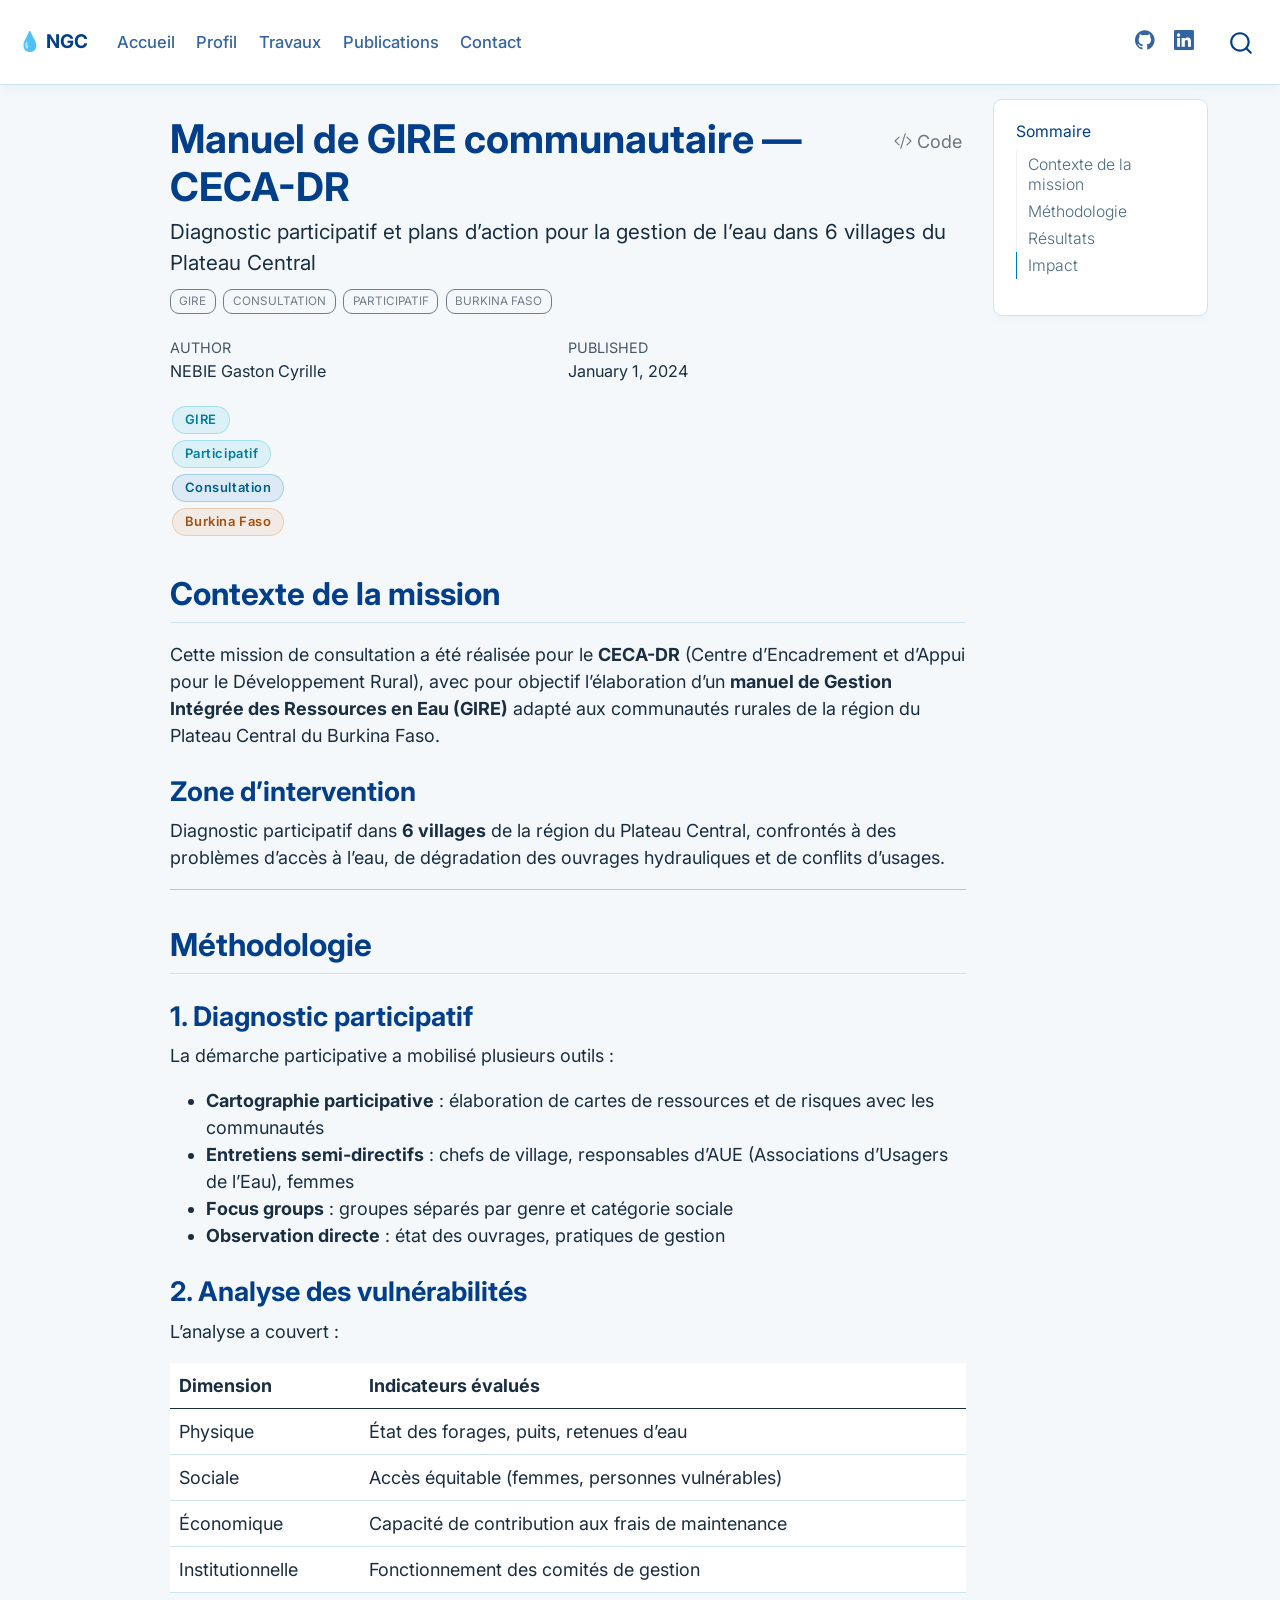
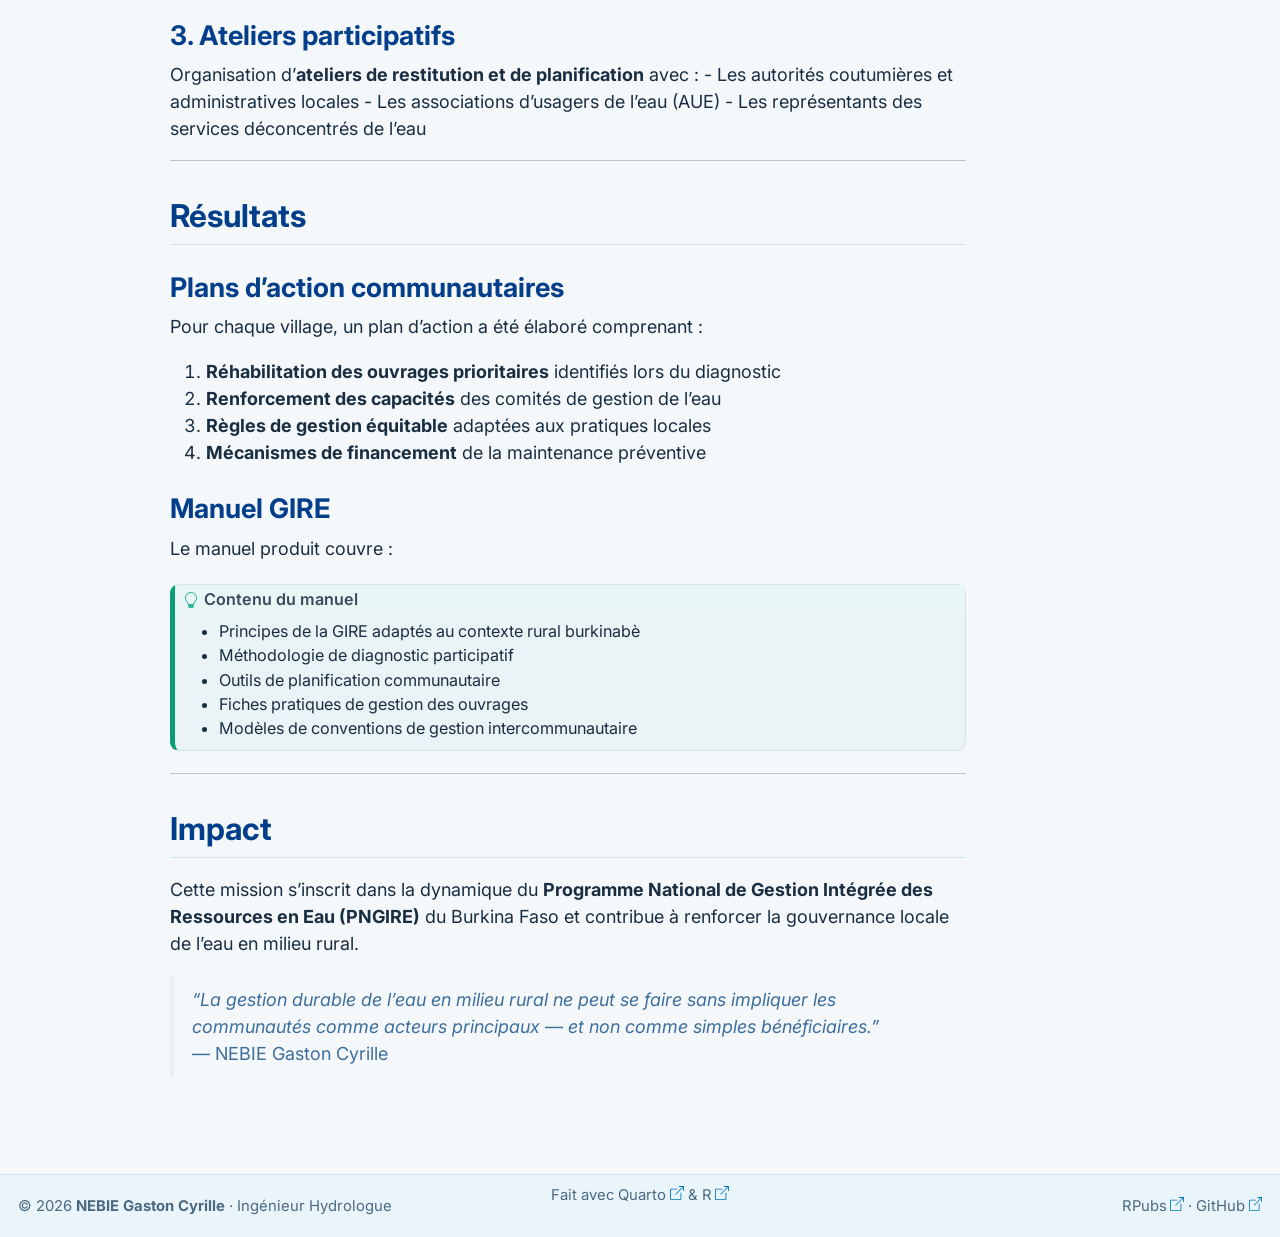
<file: docs/projects/gire-communautaire.html>
<!DOCTYPE html>
<html xmlns="http://www.w3.org/1999/xhtml" lang="en" xml:lang="en"><head>

<meta charset="utf-8">
<meta name="generator" content="quarto-1.0.38">

<meta name="viewport" content="width=device-width, initial-scale=1.0, user-scalable=yes">

<meta name="author" content="NEBIE Gaston Cyrille">
<meta name="dcterms.date" content="2024-01-01">

<title>NEBIE Gaston Cyrille - Manuel de GIRE communautaire — CECA-DR</title>
<style>
code{white-space: pre-wrap;}
span.smallcaps{font-variant: small-caps;}
span.underline{text-decoration: underline;}
div.column{display: inline-block; vertical-align: top; width: 50%;}
div.hanging-indent{margin-left: 1.5em; text-indent: -1.5em;}
ul.task-list{list-style: none;}
pre > code.sourceCode { white-space: pre; position: relative; }
pre > code.sourceCode > span { display: inline-block; line-height: 1.25; }
pre > code.sourceCode > span:empty { height: 1.2em; }
.sourceCode { overflow: visible; }
code.sourceCode > span { color: inherit; text-decoration: inherit; }
div.sourceCode { margin: 1em 0; }
pre.sourceCode { margin: 0; }
@media screen {
div.sourceCode { overflow: auto; }
}
@media print {
pre > code.sourceCode { white-space: pre-wrap; }
pre > code.sourceCode > span { text-indent: -5em; padding-left: 5em; }
}
pre.numberSource code
  { counter-reset: source-line 0; }
pre.numberSource code > span
  { position: relative; left: -4em; counter-increment: source-line; }
pre.numberSource code > span > a:first-child::before
  { content: counter(source-line);
    position: relative; left: -1em; text-align: right; vertical-align: baseline;
    border: none; display: inline-block;
    -webkit-touch-callout: none; -webkit-user-select: none;
    -khtml-user-select: none; -moz-user-select: none;
    -ms-user-select: none; user-select: none;
    padding: 0 4px; width: 4em;
    color: #aaaaaa;
  }
pre.numberSource { margin-left: 3em; border-left: 1px solid #aaaaaa;  padding-left: 4px; }
div.sourceCode
  {   }
@media screen {
pre > code.sourceCode > span > a:first-child::before { text-decoration: underline; }
}
code span.al { color: #ff0000; font-weight: bold; } /* Alert */
code span.an { color: #60a0b0; font-weight: bold; font-style: italic; } /* Annotation */
code span.at { color: #7d9029; } /* Attribute */
code span.bn { color: #40a070; } /* BaseN */
code span.bu { } /* BuiltIn */
code span.cf { color: #007020; font-weight: bold; } /* ControlFlow */
code span.ch { color: #4070a0; } /* Char */
code span.cn { color: #880000; } /* Constant */
code span.co { color: #60a0b0; font-style: italic; } /* Comment */
code span.cv { color: #60a0b0; font-weight: bold; font-style: italic; } /* CommentVar */
code span.do { color: #ba2121; font-style: italic; } /* Documentation */
code span.dt { color: #902000; } /* DataType */
code span.dv { color: #40a070; } /* DecVal */
code span.er { color: #ff0000; font-weight: bold; } /* Error */
code span.ex { } /* Extension */
code span.fl { color: #40a070; } /* Float */
code span.fu { color: #06287e; } /* Function */
code span.im { } /* Import */
code span.in { color: #60a0b0; font-weight: bold; font-style: italic; } /* Information */
code span.kw { color: #007020; font-weight: bold; } /* Keyword */
code span.op { color: #666666; } /* Operator */
code span.ot { color: #007020; } /* Other */
code span.pp { color: #bc7a00; } /* Preprocessor */
code span.sc { color: #4070a0; } /* SpecialChar */
code span.ss { color: #bb6688; } /* SpecialString */
code span.st { color: #4070a0; } /* String */
code span.va { color: #19177c; } /* Variable */
code span.vs { color: #4070a0; } /* VerbatimString */
code span.wa { color: #60a0b0; font-weight: bold; font-style: italic; } /* Warning */
</style>


<script src="../site_libs/quarto-nav/quarto-nav.js"></script>
<script src="../site_libs/quarto-nav/headroom.min.js"></script>
<script src="../site_libs/clipboard/clipboard.min.js"></script>
<script src="../site_libs/quarto-search/autocomplete.umd.js"></script>
<script src="../site_libs/quarto-search/fuse.min.js"></script>
<script src="../site_libs/quarto-search/quarto-search.js"></script>
<meta name="quarto:offset" content="../">
<script src="../site_libs/quarto-html/quarto.js"></script>
<script src="../site_libs/quarto-html/popper.min.js"></script>
<script src="../site_libs/quarto-html/tippy.umd.min.js"></script>
<script src="../site_libs/quarto-html/anchor.min.js"></script>
<link href="../site_libs/quarto-html/tippy.css" rel="stylesheet">
<link href="../site_libs/quarto-html/quarto-syntax-highlighting.css" rel="stylesheet" id="quarto-text-highlighting-styles">
<script src="../site_libs/bootstrap/bootstrap.min.js"></script>
<link href="../site_libs/bootstrap/bootstrap-icons.css" rel="stylesheet">
<link href="../site_libs/bootstrap/bootstrap.min.css" rel="stylesheet" id="quarto-bootstrap" data-mode="light">
<script id="quarto-search-options" type="application/json">{
  "location": "navbar",
  "copy-button": false,
  "collapse-after": 3,
  "panel-placement": "end",
  "type": "overlay",
  "limit": 20,
  "language": {
    "search-no-results-text": "No results",
    "search-matching-documents-text": "matching documents",
    "search-copy-link-title": "Copy link to search",
    "search-hide-matches-text": "Hide additional matches",
    "search-more-match-text": "more match in this document",
    "search-more-matches-text": "more matches in this document",
    "search-clear-button-title": "Clear",
    "search-detached-cancel-button-title": "Cancel",
    "search-submit-button-title": "Submit"
  }
}</script>
<style>html{ scroll-behavior: smooth; }</style>


</head>

<body class="nav-fixed">

<div id="quarto-search-results"></div>
  <header id="quarto-header" class="headroom fixed-top">
    <nav class="navbar navbar-expand-lg navbar-dark ">
      <div class="navbar-container container-fluid">
      <a class="navbar-brand" href="../index.html">
    <span class="navbar-title">💧 NGC</span>
  </a>
          <button class="navbar-toggler" type="button" data-bs-toggle="collapse" data-bs-target="#navbarCollapse" aria-controls="navbarCollapse" aria-expanded="false" aria-label="Toggle navigation" onclick="if (window.quartoToggleHeadroom) { window.quartoToggleHeadroom(); }">
  <span class="navbar-toggler-icon"></span>
</button>
          <div class="collapse navbar-collapse" id="navbarCollapse">
            <ul class="navbar-nav navbar-nav-scroll me-auto">
  <li class="nav-item">
    <a class="nav-link" href="../index.html">Accueil</a>
  </li>  
  <li class="nav-item">
    <a class="nav-link" href="../about.html">Profil</a>
  </li>  
  <li class="nav-item">
    <a class="nav-link" href="../projects/index.html">Travaux</a>
  </li>  
  <li class="nav-item">
    <a class="nav-link" href="../publications.html">Publications</a>
  </li>  
  <li class="nav-item">
    <a class="nav-link" href="../contact.html">Contact</a>
  </li>  
</ul>
            <ul class="navbar-nav navbar-nav-scroll ms-auto">
  <li class="nav-item compact">
    <a class="nav-link" href="https://github.com/ngastoncyrille"><i class="bi bi-github" role="img" aria-label="GitHub">
</i> 
 </a>
  </li>  
  <li class="nav-item compact">
    <a class="nav-link" href="https://www.linkedin.com/in/gaston-cyrille-nebie-a2a977222"><i class="bi bi-linkedin" role="img" aria-label="LinkedIn">
</i> 
 </a>
  </li>  
</ul>
              <div id="quarto-search" class="" title="Search"></div>
          </div> <!-- /navcollapse -->
      </div> <!-- /container-fluid -->
    </nav>
</header>
<!-- content -->
<div id="quarto-content" class="quarto-container page-columns page-rows-contents page-layout-article page-navbar">
<!-- sidebar -->
<!-- margin-sidebar -->
    <div id="quarto-margin-sidebar" class="sidebar margin-sidebar">
        <nav id="TOC" role="doc-toc">
    <h2 id="toc-title">Sommaire</h2>
   
  <ul>
  <li><a href="#contexte-de-la-mission" id="toc-contexte-de-la-mission" class="nav-link active" data-scroll-target="#contexte-de-la-mission">Contexte de la mission</a>
  <ul class="collapse">
  <li><a href="#zone-dintervention" id="toc-zone-dintervention" class="nav-link" data-scroll-target="#zone-dintervention">Zone d’intervention</a></li>
  </ul></li>
  <li><a href="#méthodologie" id="toc-méthodologie" class="nav-link" data-scroll-target="#méthodologie">Méthodologie</a>
  <ul class="collapse">
  <li><a href="#diagnostic-participatif" id="toc-diagnostic-participatif" class="nav-link" data-scroll-target="#diagnostic-participatif">1. Diagnostic participatif</a></li>
  <li><a href="#analyse-des-vulnérabilités" id="toc-analyse-des-vulnérabilités" class="nav-link" data-scroll-target="#analyse-des-vulnérabilités">2. Analyse des vulnérabilités</a></li>
  <li><a href="#ateliers-participatifs" id="toc-ateliers-participatifs" class="nav-link" data-scroll-target="#ateliers-participatifs">3. Ateliers participatifs</a></li>
  </ul></li>
  <li><a href="#résultats" id="toc-résultats" class="nav-link" data-scroll-target="#résultats">Résultats</a>
  <ul class="collapse">
  <li><a href="#plans-daction-communautaires" id="toc-plans-daction-communautaires" class="nav-link" data-scroll-target="#plans-daction-communautaires">Plans d’action communautaires</a></li>
  <li><a href="#manuel-gire" id="toc-manuel-gire" class="nav-link" data-scroll-target="#manuel-gire">Manuel GIRE</a></li>
  </ul></li>
  <li><a href="#impact" id="toc-impact" class="nav-link" data-scroll-target="#impact">Impact</a></li>
  </ul>
</nav>
    </div>
<!-- main -->
<main class="content" id="quarto-document-content">

<header id="title-block-header" class="quarto-title-block default">
<div class="quarto-title">
<div class="quarto-title-block"><div><h1 class="title">Manuel de GIRE communautaire — CECA-DR</h1><button type="button" class="btn code-tools-button" id="quarto-code-tools-source"><i class="bi"></i> Code</button></div></div>
<p class="subtitle lead">Diagnostic participatif et plans d’action pour la gestion de l’eau dans 6 villages du Plateau Central</p>
  <div class="quarto-categories">
    <div class="quarto-category">GIRE</div>
    <div class="quarto-category">Consultation</div>
    <div class="quarto-category">Participatif</div>
    <div class="quarto-category">Burkina Faso</div>
  </div>
  </div>



<div class="quarto-title-meta">

    <div>
    <div class="quarto-title-meta-heading">Author</div>
    <div class="quarto-title-meta-contents">
             <p>NEBIE Gaston Cyrille </p>
          </div>
  </div>
    
    <div>
    <div class="quarto-title-meta-heading">Published</div>
    <div class="quarto-title-meta-contents">
      <p class="date">January 1, 2024</p>
    </div>
  </div>
    
  </div>
  

</header>

<div class="row g-2 mb-4">
<div class="col-auto">
<span class="tag tag-gire">GIRE</span>
</div>
<div class="col-auto">
<span class="tag tag-gire">Participatif</span>
</div>
<div class="col-auto">
<span class="tag tag-water">Consultation</span>
</div>
<div class="col-auto">
<span class="tag tag-sig">Burkina Faso</span>
</div>
</div>
<section id="contexte-de-la-mission" class="level2">
<h2 class="anchored" data-anchor-id="contexte-de-la-mission">Contexte de la mission</h2>
<p>Cette mission de consultation a été réalisée pour le <strong>CECA-DR</strong> (Centre d’Encadrement et d’Appui pour le Développement Rural), avec pour objectif l’élaboration d’un <strong>manuel de Gestion Intégrée des Ressources en Eau (GIRE)</strong> adapté aux communautés rurales de la région du Plateau Central du Burkina Faso.</p>
<section id="zone-dintervention" class="level3">
<h3 class="anchored" data-anchor-id="zone-dintervention">Zone d’intervention</h3>
<p>Diagnostic participatif dans <strong>6 villages</strong> de la région du Plateau Central, confrontés à des problèmes d’accès à l’eau, de dégradation des ouvrages hydrauliques et de conflits d’usages.</p>
<hr>
</section>
</section>
<section id="méthodologie" class="level2">
<h2 class="anchored" data-anchor-id="méthodologie">Méthodologie</h2>
<section id="diagnostic-participatif" class="level3">
<h3 class="anchored" data-anchor-id="diagnostic-participatif">1. Diagnostic participatif</h3>
<p>La démarche participative a mobilisé plusieurs outils :</p>
<ul>
<li><strong>Cartographie participative</strong> : élaboration de cartes de ressources et de risques avec les communautés</li>
<li><strong>Entretiens semi-directifs</strong> : chefs de village, responsables d’AUE (Associations d’Usagers de l’Eau), femmes</li>
<li><strong>Focus groups</strong> : groupes séparés par genre et catégorie sociale</li>
<li><strong>Observation directe</strong> : état des ouvrages, pratiques de gestion</li>
</ul>
</section>
<section id="analyse-des-vulnérabilités" class="level3">
<h3 class="anchored" data-anchor-id="analyse-des-vulnérabilités">2. Analyse des vulnérabilités</h3>
<p>L’analyse a couvert :</p>
<table class="table">
<thead>
<tr class="header">
<th>Dimension</th>
<th>Indicateurs évalués</th>
</tr>
</thead>
<tbody>
<tr class="odd">
<td>Physique</td>
<td>État des forages, puits, retenues d’eau</td>
</tr>
<tr class="even">
<td>Sociale</td>
<td>Accès équitable (femmes, personnes vulnérables)</td>
</tr>
<tr class="odd">
<td>Économique</td>
<td>Capacité de contribution aux frais de maintenance</td>
</tr>
<tr class="even">
<td>Institutionnelle</td>
<td>Fonctionnement des comités de gestion</td>
</tr>
</tbody>
</table>
</section>
<section id="ateliers-participatifs" class="level3">
<h3 class="anchored" data-anchor-id="ateliers-participatifs">3. Ateliers participatifs</h3>
<p>Organisation d’<strong>ateliers de restitution et de planification</strong> avec : - Les autorités coutumières et administratives locales - Les associations d’usagers de l’eau (AUE) - Les représentants des services déconcentrés de l’eau</p>
<hr>
</section>
</section>
<section id="résultats" class="level2">
<h2 class="anchored" data-anchor-id="résultats">Résultats</h2>
<section id="plans-daction-communautaires" class="level3">
<h3 class="anchored" data-anchor-id="plans-daction-communautaires">Plans d’action communautaires</h3>
<p>Pour chaque village, un plan d’action a été élaboré comprenant :</p>
<ol type="1">
<li><strong>Réhabilitation des ouvrages prioritaires</strong> identifiés lors du diagnostic</li>
<li><strong>Renforcement des capacités</strong> des comités de gestion de l’eau</li>
<li><strong>Règles de gestion équitable</strong> adaptées aux pratiques locales</li>
<li><strong>Mécanismes de financement</strong> de la maintenance préventive</li>
</ol>
</section>
<section id="manuel-gire" class="level3">
<h3 class="anchored" data-anchor-id="manuel-gire">Manuel GIRE</h3>
<p>Le manuel produit couvre :</p>
<div class="callout-tip callout callout-style-default callout-captioned">
<div class="callout-header d-flex align-content-center">
<div class="callout-icon-container">
<i class="callout-icon"></i>
</div>
<div class="callout-caption-container flex-fill">
Contenu du manuel
</div>
</div>
<div class="callout-body-container callout-body">
<ul>
<li>Principes de la GIRE adaptés au contexte rural burkinabè</li>
<li>Méthodologie de diagnostic participatif</li>
<li>Outils de planification communautaire<br>
</li>
<li>Fiches pratiques de gestion des ouvrages</li>
<li>Modèles de conventions de gestion intercommunautaire</li>
</ul>
</div>
</div>
<hr>
</section>
</section>
<section id="impact" class="level2">
<h2 class="anchored" data-anchor-id="impact">Impact</h2>
<p>Cette mission s’inscrit dans la dynamique du <strong>Programme National de Gestion Intégrée des Ressources en Eau (PNGIRE)</strong> du Burkina Faso et contribue à renforcer la gouvernance locale de l’eau en milieu rural.</p>
<blockquote class="blockquote">
<p><em>“La gestion durable de l’eau en milieu rural ne peut se faire sans impliquer les communautés comme acteurs principaux — et non comme simples bénéficiaires.”</em><br>
— NEBIE Gaston Cyrille</p>
</blockquote>


<!-- -->

</section>

</main> <!-- /main -->
<script id="quarto-html-after-body" type="application/javascript">
window.document.addEventListener("DOMContentLoaded", function (event) {
  const toggleBodyColorMode = (bsSheetEl) => {
    const mode = bsSheetEl.getAttribute("data-mode");
    const bodyEl = window.document.querySelector("body");
    if (mode === "dark") {
      bodyEl.classList.add("quarto-dark");
      bodyEl.classList.remove("quarto-light");
    } else {
      bodyEl.classList.add("quarto-light");
      bodyEl.classList.remove("quarto-dark");
    }
  }
  const toggleBodyColorPrimary = () => {
    const bsSheetEl = window.document.querySelector("link#quarto-bootstrap");
    if (bsSheetEl) {
      toggleBodyColorMode(bsSheetEl);
    }
  }
  toggleBodyColorPrimary();  
  const icon = "";
  const anchorJS = new window.AnchorJS();
  anchorJS.options = {
    placement: 'right',
    icon: icon
  };
  anchorJS.add('.anchored');
  const clipboard = new window.ClipboardJS('.code-copy-button', {
    target: function(trigger) {
      return trigger.previousElementSibling;
    }
  });
  clipboard.on('success', function(e) {
    // button target
    const button = e.trigger;
    // don't keep focus
    button.blur();
    // flash "checked"
    button.classList.add('code-copy-button-checked');
    var currentTitle = button.getAttribute("title");
    button.setAttribute("title", "Copied!");
    setTimeout(function() {
      button.setAttribute("title", currentTitle);
      button.classList.remove('code-copy-button-checked');
    }, 1000);
    // clear code selection
    e.clearSelection();
  });
  const viewSource = window.document.getElementById('quarto-view-source') ||
                     window.document.getElementById('quarto-code-tools-source');
  if (viewSource) {
    const sourceUrl = viewSource.getAttribute("data-quarto-source-url");
    viewSource.addEventListener("click", function(e) {
      if (sourceUrl) {
        // rstudio viewer pane
        if (/\bcapabilities=\b/.test(window.location)) {
          window.open(sourceUrl);
        } else {
          window.location.href = sourceUrl;
        }
      } else {
        const modal = new bootstrap.Modal(document.getElementById('quarto-embedded-source-code-modal'));
        modal.show();
      }
      return false;
    });
  }
  function toggleCodeHandler(show) {
    return function(e) {
      const detailsSrc = window.document.querySelectorAll(".cell > details > .sourceCode");
      for (let i=0; i<detailsSrc.length; i++) {
        const details = detailsSrc[i].parentElement;
        if (show) {
          details.open = true;
        } else {
          details.removeAttribute("open");
        }
      }
      const cellCodeDivs = window.document.querySelectorAll(".cell > .sourceCode");
      const fromCls = show ? "hidden" : "unhidden";
      const toCls = show ? "unhidden" : "hidden";
      for (let i=0; i<cellCodeDivs.length; i++) {
        const codeDiv = cellCodeDivs[i];
        if (codeDiv.classList.contains(fromCls)) {
          codeDiv.classList.remove(fromCls);
          codeDiv.classList.add(toCls);
        } 
      }
      return false;
    }
  }
  const hideAllCode = window.document.getElementById("quarto-hide-all-code");
  if (hideAllCode) {
    hideAllCode.addEventListener("click", toggleCodeHandler(false));
  }
  const showAllCode = window.document.getElementById("quarto-show-all-code");
  if (showAllCode) {
    showAllCode.addEventListener("click", toggleCodeHandler(true));
  }
  function tippyHover(el, contentFn) {
    const config = {
      allowHTML: true,
      content: contentFn,
      maxWidth: 500,
      delay: 100,
      arrow: false,
      appendTo: function(el) {
          return el.parentElement;
      },
      interactive: true,
      interactiveBorder: 10,
      theme: 'quarto',
      placement: 'bottom-start'
    };
    window.tippy(el, config); 
  }
  const noterefs = window.document.querySelectorAll('a[role="doc-noteref"]');
  for (var i=0; i<noterefs.length; i++) {
    const ref = noterefs[i];
    tippyHover(ref, function() {
      let href = ref.getAttribute('href');
      try { href = new URL(href).hash; } catch {}
      const id = href.replace(/^#\/?/, "");
      const note = window.document.getElementById(id);
      return note.innerHTML;
    });
  }
  var bibliorefs = window.document.querySelectorAll('a[role="doc-biblioref"]');
  for (var i=0; i<bibliorefs.length; i++) {
    const ref = bibliorefs[i];
    const cites = ref.parentNode.getAttribute('data-cites').split(' ');
    tippyHover(ref, function() {
      var popup = window.document.createElement('div');
      cites.forEach(function(cite) {
        var citeDiv = window.document.createElement('div');
        citeDiv.classList.add('hanging-indent');
        citeDiv.classList.add('csl-entry');
        var biblioDiv = window.document.getElementById('ref-' + cite);
        if (biblioDiv) {
          citeDiv.innerHTML = biblioDiv.innerHTML;
        }
        popup.appendChild(citeDiv);
      });
      return popup.innerHTML;
    });
  }
    var localhostRegex = new RegExp(/^(?:http|https):\/\/localhost\:?[0-9]*\//);
      var filterRegex = new RegExp(/https:\/\/ngastoncyrille\.github\.io/);
    var isInternal = (href) => {
        return filterRegex.test(href) || localhostRegex.test(href);
    }
    // Inspect non-navigation links and adorn them if external
    var links = window.document.querySelectorAll('a:not(.nav-link):not(.navbar-brand):not(.toc-action):not(.sidebar-link):not(.sidebar-item-toggle):not(.pagination-link):not(.no-external)');
    for (var i=0; i<links.length; i++) {
      const link = links[i];
      if (!isInternal(link.href)) {
          // target, if specified
          link.setAttribute("target", "_blank");
          // default icon
          link.classList.add("external");
      }
    }
});
</script><div class="modal fade" id="quarto-embedded-source-code-modal" tabindex="-1" aria-labelledby="quarto-embedded-source-code-modal-label" aria-hidden="true"><div class="modal-dialog modal-dialog-scrollable"><div class="modal-content"><div class="modal-header"><h5 class="modal-title" id="quarto-embedded-source-code-modal-label">Source Code</h5><button class="btn-close" data-bs-dismiss="modal"></button></div><div class="modal-body"><div class="">
<div class="sourceCode" id="cb1" data-shortcodes="false"><pre class="sourceCode markdown code-with-copy"><code class="sourceCode markdown"><span id="cb1-1"><a href="#cb1-1" aria-hidden="true" tabindex="-1"></a><span class="co">---</span></span>
<span id="cb1-2"><a href="#cb1-2" aria-hidden="true" tabindex="-1"></a><span class="an">title:</span><span class="co"> "Manuel de GIRE communautaire — CECA-DR"</span></span>
<span id="cb1-3"><a href="#cb1-3" aria-hidden="true" tabindex="-1"></a><span class="an">subtitle:</span><span class="co"> "Diagnostic participatif et plans d'action pour la gestion de l'eau dans 6 villages du Plateau Central"</span></span>
<span id="cb1-4"><a href="#cb1-4" aria-hidden="true" tabindex="-1"></a><span class="an">author:</span><span class="co"> "NEBIE Gaston Cyrille"</span></span>
<span id="cb1-5"><a href="#cb1-5" aria-hidden="true" tabindex="-1"></a><span class="an">date:</span><span class="co"> "2024"</span></span>
<span id="cb1-6"><a href="#cb1-6" aria-hidden="true" tabindex="-1"></a><span class="an">categories:</span><span class="co"> [GIRE, Consultation, Participatif, Burkina Faso]</span></span>
<span id="cb1-7"><a href="#cb1-7" aria-hidden="true" tabindex="-1"></a><span class="an">format:</span></span>
<span id="cb1-8"><a href="#cb1-8" aria-hidden="true" tabindex="-1"></a><span class="co">  html:</span></span>
<span id="cb1-9"><a href="#cb1-9" aria-hidden="true" tabindex="-1"></a><span class="co">    toc: true</span></span>
<span id="cb1-10"><a href="#cb1-10" aria-hidden="true" tabindex="-1"></a><span class="co">---</span></span>
<span id="cb1-11"><a href="#cb1-11" aria-hidden="true" tabindex="-1"></a></span>
<span id="cb1-12"><a href="#cb1-12" aria-hidden="true" tabindex="-1"></a><span class="kw">&lt;div</span> <span class="er">class</span><span class="ot">=</span><span class="st">"row g-2 mb-4"</span><span class="kw">&gt;</span></span>
<span id="cb1-13"><a href="#cb1-13" aria-hidden="true" tabindex="-1"></a>  <span class="kw">&lt;div</span> <span class="er">class</span><span class="ot">=</span><span class="st">"col-auto"</span><span class="kw">&gt;&lt;span</span> <span class="er">class</span><span class="ot">=</span><span class="st">"tag tag-gire"</span><span class="kw">&gt;</span>GIRE<span class="kw">&lt;/span&gt;&lt;/div&gt;</span></span>
<span id="cb1-14"><a href="#cb1-14" aria-hidden="true" tabindex="-1"></a>  <span class="kw">&lt;div</span> <span class="er">class</span><span class="ot">=</span><span class="st">"col-auto"</span><span class="kw">&gt;&lt;span</span> <span class="er">class</span><span class="ot">=</span><span class="st">"tag tag-gire"</span><span class="kw">&gt;</span>Participatif<span class="kw">&lt;/span&gt;&lt;/div&gt;</span></span>
<span id="cb1-15"><a href="#cb1-15" aria-hidden="true" tabindex="-1"></a>  <span class="kw">&lt;div</span> <span class="er">class</span><span class="ot">=</span><span class="st">"col-auto"</span><span class="kw">&gt;&lt;span</span> <span class="er">class</span><span class="ot">=</span><span class="st">"tag tag-water"</span><span class="kw">&gt;</span>Consultation<span class="kw">&lt;/span&gt;&lt;/div&gt;</span></span>
<span id="cb1-16"><a href="#cb1-16" aria-hidden="true" tabindex="-1"></a>  <span class="kw">&lt;div</span> <span class="er">class</span><span class="ot">=</span><span class="st">"col-auto"</span><span class="kw">&gt;&lt;span</span> <span class="er">class</span><span class="ot">=</span><span class="st">"tag tag-sig"</span><span class="kw">&gt;</span>Burkina Faso<span class="kw">&lt;/span&gt;&lt;/div&gt;</span></span>
<span id="cb1-17"><a href="#cb1-17" aria-hidden="true" tabindex="-1"></a><span class="kw">&lt;/div&gt;</span></span>
<span id="cb1-18"><a href="#cb1-18" aria-hidden="true" tabindex="-1"></a></span>
<span id="cb1-19"><a href="#cb1-19" aria-hidden="true" tabindex="-1"></a><span class="fu">## Contexte de la mission</span></span>
<span id="cb1-20"><a href="#cb1-20" aria-hidden="true" tabindex="-1"></a></span>
<span id="cb1-21"><a href="#cb1-21" aria-hidden="true" tabindex="-1"></a>Cette mission de consultation a été réalisée pour le **CECA-DR** (Centre d'Encadrement </span>
<span id="cb1-22"><a href="#cb1-22" aria-hidden="true" tabindex="-1"></a>et d'Appui pour le Développement Rural), avec pour objectif l'élaboration d'un </span>
<span id="cb1-23"><a href="#cb1-23" aria-hidden="true" tabindex="-1"></a>**manuel de Gestion Intégrée des Ressources en Eau (GIRE)** adapté aux communautés </span>
<span id="cb1-24"><a href="#cb1-24" aria-hidden="true" tabindex="-1"></a>rurales de la région du Plateau Central du Burkina Faso.</span>
<span id="cb1-25"><a href="#cb1-25" aria-hidden="true" tabindex="-1"></a></span>
<span id="cb1-26"><a href="#cb1-26" aria-hidden="true" tabindex="-1"></a><span class="fu">### Zone d'intervention</span></span>
<span id="cb1-27"><a href="#cb1-27" aria-hidden="true" tabindex="-1"></a></span>
<span id="cb1-28"><a href="#cb1-28" aria-hidden="true" tabindex="-1"></a>Diagnostic participatif dans **6 villages** de la région du Plateau Central, </span>
<span id="cb1-29"><a href="#cb1-29" aria-hidden="true" tabindex="-1"></a>confrontés à des problèmes d'accès à l'eau, de dégradation des ouvrages hydrauliques </span>
<span id="cb1-30"><a href="#cb1-30" aria-hidden="true" tabindex="-1"></a>et de conflits d'usages.</span>
<span id="cb1-31"><a href="#cb1-31" aria-hidden="true" tabindex="-1"></a></span>
<span id="cb1-32"><a href="#cb1-32" aria-hidden="true" tabindex="-1"></a>---</span>
<span id="cb1-33"><a href="#cb1-33" aria-hidden="true" tabindex="-1"></a></span>
<span id="cb1-34"><a href="#cb1-34" aria-hidden="true" tabindex="-1"></a><span class="fu">## Méthodologie</span></span>
<span id="cb1-35"><a href="#cb1-35" aria-hidden="true" tabindex="-1"></a></span>
<span id="cb1-36"><a href="#cb1-36" aria-hidden="true" tabindex="-1"></a><span class="fu">### 1. Diagnostic participatif</span></span>
<span id="cb1-37"><a href="#cb1-37" aria-hidden="true" tabindex="-1"></a></span>
<span id="cb1-38"><a href="#cb1-38" aria-hidden="true" tabindex="-1"></a>La démarche participative a mobilisé plusieurs outils :</span>
<span id="cb1-39"><a href="#cb1-39" aria-hidden="true" tabindex="-1"></a></span>
<span id="cb1-40"><a href="#cb1-40" aria-hidden="true" tabindex="-1"></a><span class="ss">- </span>**Cartographie participative** : élaboration de cartes de ressources et de risques </span>
<span id="cb1-41"><a href="#cb1-41" aria-hidden="true" tabindex="-1"></a>  avec les communautés</span>
<span id="cb1-42"><a href="#cb1-42" aria-hidden="true" tabindex="-1"></a><span class="ss">- </span>**Entretiens semi-directifs** : chefs de village, responsables d'AUE </span>
<span id="cb1-43"><a href="#cb1-43" aria-hidden="true" tabindex="-1"></a>  (Associations d'Usagers de l'Eau), femmes</span>
<span id="cb1-44"><a href="#cb1-44" aria-hidden="true" tabindex="-1"></a><span class="ss">- </span>**Focus groups** : groupes séparés par genre et catégorie sociale</span>
<span id="cb1-45"><a href="#cb1-45" aria-hidden="true" tabindex="-1"></a><span class="ss">- </span>**Observation directe** : état des ouvrages, pratiques de gestion</span>
<span id="cb1-46"><a href="#cb1-46" aria-hidden="true" tabindex="-1"></a></span>
<span id="cb1-47"><a href="#cb1-47" aria-hidden="true" tabindex="-1"></a><span class="fu">### 2. Analyse des vulnérabilités</span></span>
<span id="cb1-48"><a href="#cb1-48" aria-hidden="true" tabindex="-1"></a></span>
<span id="cb1-49"><a href="#cb1-49" aria-hidden="true" tabindex="-1"></a>L'analyse a couvert :</span>
<span id="cb1-50"><a href="#cb1-50" aria-hidden="true" tabindex="-1"></a></span>
<span id="cb1-51"><a href="#cb1-51" aria-hidden="true" tabindex="-1"></a>| Dimension | Indicateurs évalués |</span>
<span id="cb1-52"><a href="#cb1-52" aria-hidden="true" tabindex="-1"></a>|-----------|---------------------|</span>
<span id="cb1-53"><a href="#cb1-53" aria-hidden="true" tabindex="-1"></a>| Physique  | État des forages, puits, retenues d'eau |</span>
<span id="cb1-54"><a href="#cb1-54" aria-hidden="true" tabindex="-1"></a>| Sociale   | Accès équitable (femmes, personnes vulnérables) |</span>
<span id="cb1-55"><a href="#cb1-55" aria-hidden="true" tabindex="-1"></a>| Économique | Capacité de contribution aux frais de maintenance |</span>
<span id="cb1-56"><a href="#cb1-56" aria-hidden="true" tabindex="-1"></a>| Institutionnelle | Fonctionnement des comités de gestion |</span>
<span id="cb1-57"><a href="#cb1-57" aria-hidden="true" tabindex="-1"></a></span>
<span id="cb1-58"><a href="#cb1-58" aria-hidden="true" tabindex="-1"></a><span class="fu">### 3. Ateliers participatifs</span></span>
<span id="cb1-59"><a href="#cb1-59" aria-hidden="true" tabindex="-1"></a></span>
<span id="cb1-60"><a href="#cb1-60" aria-hidden="true" tabindex="-1"></a>Organisation d'**ateliers de restitution et de planification** avec :</span>
<span id="cb1-61"><a href="#cb1-61" aria-hidden="true" tabindex="-1"></a><span class="ss">- </span>Les autorités coutumières et administratives locales</span>
<span id="cb1-62"><a href="#cb1-62" aria-hidden="true" tabindex="-1"></a><span class="ss">- </span>Les associations d'usagers de l'eau (AUE)</span>
<span id="cb1-63"><a href="#cb1-63" aria-hidden="true" tabindex="-1"></a><span class="ss">- </span>Les représentants des services déconcentrés de l'eau</span>
<span id="cb1-64"><a href="#cb1-64" aria-hidden="true" tabindex="-1"></a></span>
<span id="cb1-65"><a href="#cb1-65" aria-hidden="true" tabindex="-1"></a>---</span>
<span id="cb1-66"><a href="#cb1-66" aria-hidden="true" tabindex="-1"></a></span>
<span id="cb1-67"><a href="#cb1-67" aria-hidden="true" tabindex="-1"></a><span class="fu">## Résultats</span></span>
<span id="cb1-68"><a href="#cb1-68" aria-hidden="true" tabindex="-1"></a></span>
<span id="cb1-69"><a href="#cb1-69" aria-hidden="true" tabindex="-1"></a><span class="fu">### Plans d'action communautaires</span></span>
<span id="cb1-70"><a href="#cb1-70" aria-hidden="true" tabindex="-1"></a></span>
<span id="cb1-71"><a href="#cb1-71" aria-hidden="true" tabindex="-1"></a>Pour chaque village, un plan d'action a été élaboré comprenant :</span>
<span id="cb1-72"><a href="#cb1-72" aria-hidden="true" tabindex="-1"></a></span>
<span id="cb1-73"><a href="#cb1-73" aria-hidden="true" tabindex="-1"></a><span class="ss">1. </span>**Réhabilitation des ouvrages prioritaires** identifiés lors du diagnostic</span>
<span id="cb1-74"><a href="#cb1-74" aria-hidden="true" tabindex="-1"></a><span class="ss">2. </span>**Renforcement des capacités** des comités de gestion de l'eau</span>
<span id="cb1-75"><a href="#cb1-75" aria-hidden="true" tabindex="-1"></a><span class="ss">3. </span>**Règles de gestion équitable** adaptées aux pratiques locales</span>
<span id="cb1-76"><a href="#cb1-76" aria-hidden="true" tabindex="-1"></a><span class="ss">4. </span>**Mécanismes de financement** de la maintenance préventive</span>
<span id="cb1-77"><a href="#cb1-77" aria-hidden="true" tabindex="-1"></a></span>
<span id="cb1-78"><a href="#cb1-78" aria-hidden="true" tabindex="-1"></a><span class="fu">### Manuel GIRE</span></span>
<span id="cb1-79"><a href="#cb1-79" aria-hidden="true" tabindex="-1"></a></span>
<span id="cb1-80"><a href="#cb1-80" aria-hidden="true" tabindex="-1"></a>Le manuel produit couvre :</span>
<span id="cb1-81"><a href="#cb1-81" aria-hidden="true" tabindex="-1"></a></span>
<span id="cb1-82"><a href="#cb1-82" aria-hidden="true" tabindex="-1"></a>::: {.callout-tip}</span>
<span id="cb1-83"><a href="#cb1-83" aria-hidden="true" tabindex="-1"></a><span class="fu">## Contenu du manuel</span></span>
<span id="cb1-84"><a href="#cb1-84" aria-hidden="true" tabindex="-1"></a><span class="ss">- </span>Principes de la GIRE adaptés au contexte rural burkinabè</span>
<span id="cb1-85"><a href="#cb1-85" aria-hidden="true" tabindex="-1"></a><span class="ss">- </span>Méthodologie de diagnostic participatif</span>
<span id="cb1-86"><a href="#cb1-86" aria-hidden="true" tabindex="-1"></a><span class="ss">- </span>Outils de planification communautaire  </span>
<span id="cb1-87"><a href="#cb1-87" aria-hidden="true" tabindex="-1"></a><span class="ss">- </span>Fiches pratiques de gestion des ouvrages</span>
<span id="cb1-88"><a href="#cb1-88" aria-hidden="true" tabindex="-1"></a><span class="ss">- </span>Modèles de conventions de gestion intercommunautaire</span>
<span id="cb1-89"><a href="#cb1-89" aria-hidden="true" tabindex="-1"></a>:::</span>
<span id="cb1-90"><a href="#cb1-90" aria-hidden="true" tabindex="-1"></a></span>
<span id="cb1-91"><a href="#cb1-91" aria-hidden="true" tabindex="-1"></a>---</span>
<span id="cb1-92"><a href="#cb1-92" aria-hidden="true" tabindex="-1"></a></span>
<span id="cb1-93"><a href="#cb1-93" aria-hidden="true" tabindex="-1"></a><span class="fu">## Impact</span></span>
<span id="cb1-94"><a href="#cb1-94" aria-hidden="true" tabindex="-1"></a></span>
<span id="cb1-95"><a href="#cb1-95" aria-hidden="true" tabindex="-1"></a>Cette mission s'inscrit dans la dynamique du **Programme National de Gestion </span>
<span id="cb1-96"><a href="#cb1-96" aria-hidden="true" tabindex="-1"></a>Intégrée des Ressources en Eau (PNGIRE)** du Burkina Faso et contribue à renforcer </span>
<span id="cb1-97"><a href="#cb1-97" aria-hidden="true" tabindex="-1"></a>la gouvernance locale de l'eau en milieu rural.</span>
<span id="cb1-98"><a href="#cb1-98" aria-hidden="true" tabindex="-1"></a></span>
<span id="cb1-99"><a href="#cb1-99" aria-hidden="true" tabindex="-1"></a><span class="at">&gt; *"La gestion durable de l'eau en milieu rural ne peut se faire sans impliquer </span></span>
<span id="cb1-100"><a href="#cb1-100" aria-hidden="true" tabindex="-1"></a><span class="at">&gt; les communautés comme acteurs principaux — et non comme simples bénéficiaires."*</span>  </span>
<span id="cb1-101"><a href="#cb1-101" aria-hidden="true" tabindex="-1"></a><span class="at">&gt; — NEBIE Gaston Cyrille</span></span></code><button title="Copy to Clipboard" class="code-copy-button"><i class="bi"></i></button></pre></div>
</div></div></div></div></div>
</div> <!-- /content -->
<footer class="footer">
  <div class="nav-footer">
    <div class="nav-footer-left">© 2026 <strong>NEBIE Gaston Cyrille</strong> · Ingénieur Hydrologue</div>   
      <div class="nav-footer-center">Fait avec <a href="https://quarto.org">Quarto</a> &amp; <a href="https://www.r-project.org">R</a></div>
    <div class="nav-footer-right"><a href="https://rpubs.com/nebiegc" target="_blank">RPubs</a> · <a href="https://github.com/ngastoncyrille" target="_blank">GitHub</a></div>
  </div>
</footer>



<script src="../site_libs/quarto-html/zenscroll-min.js"></script>
</body></html>
</file>
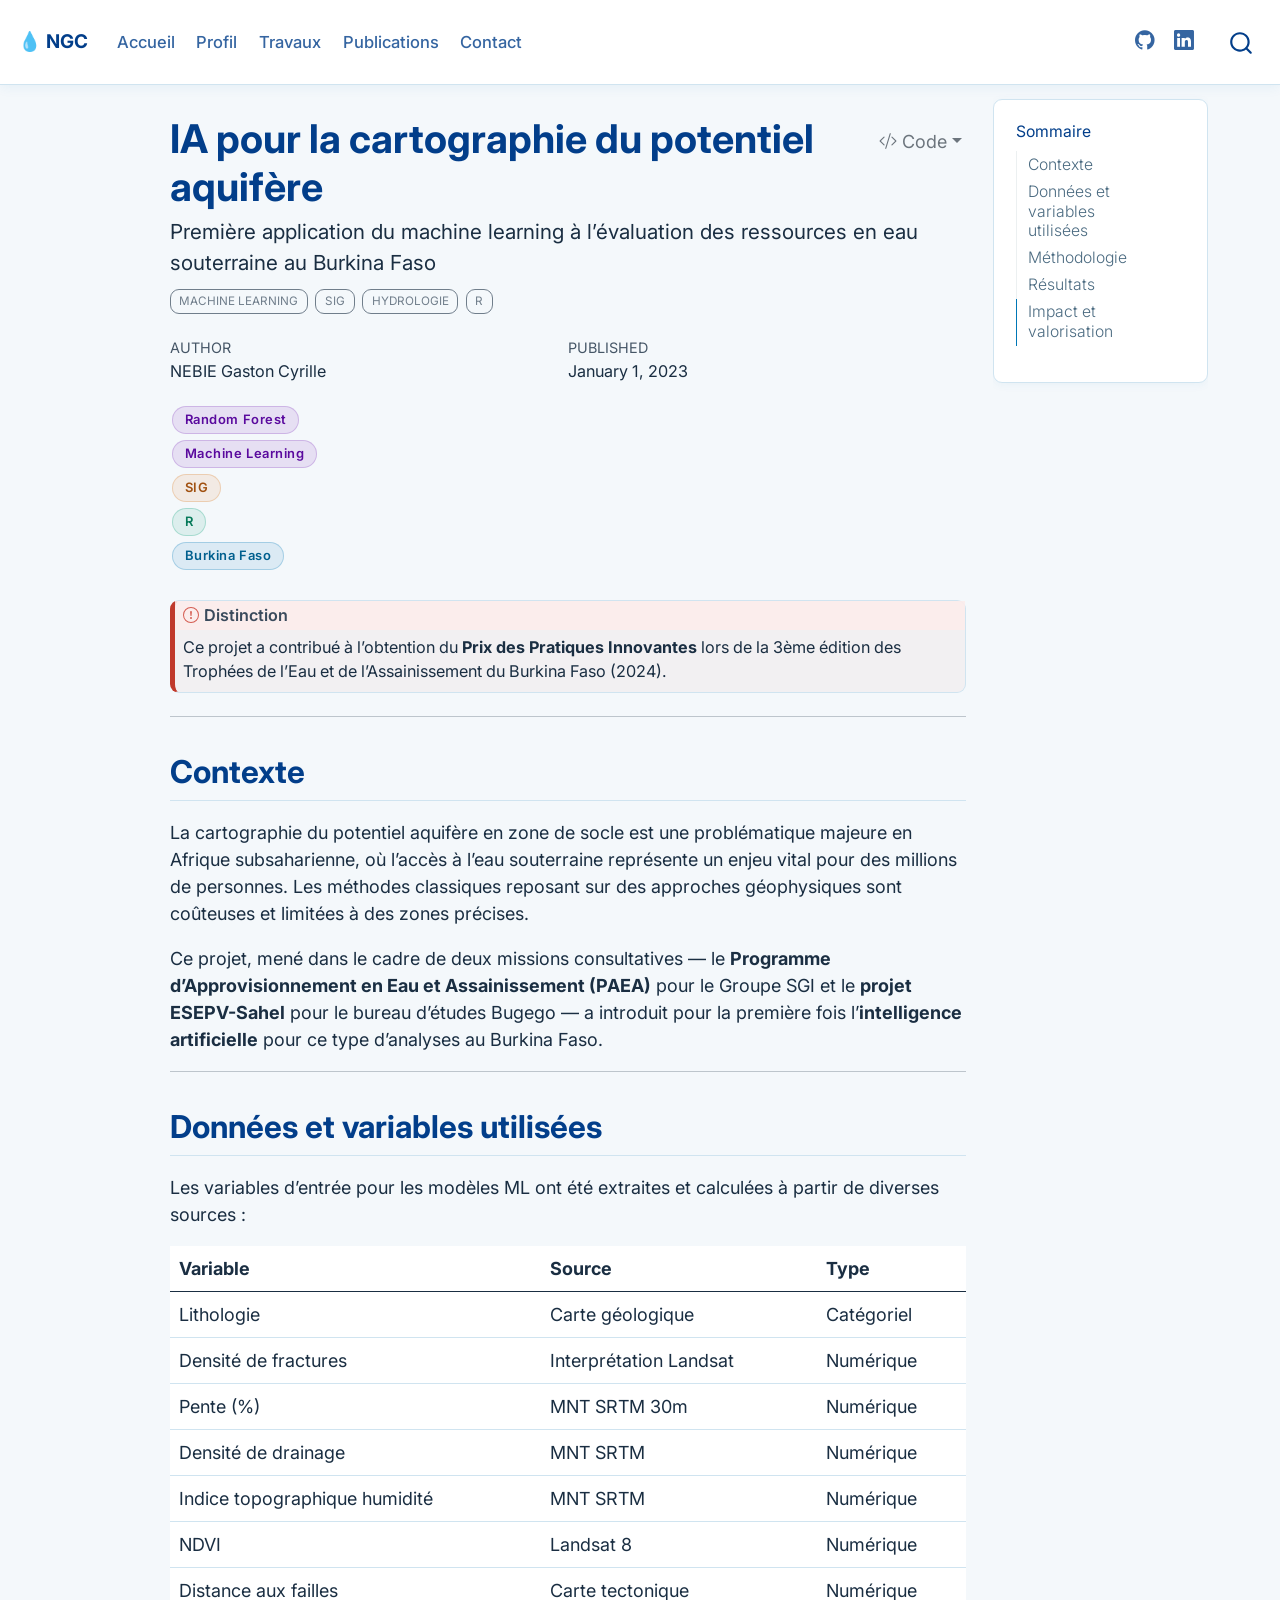
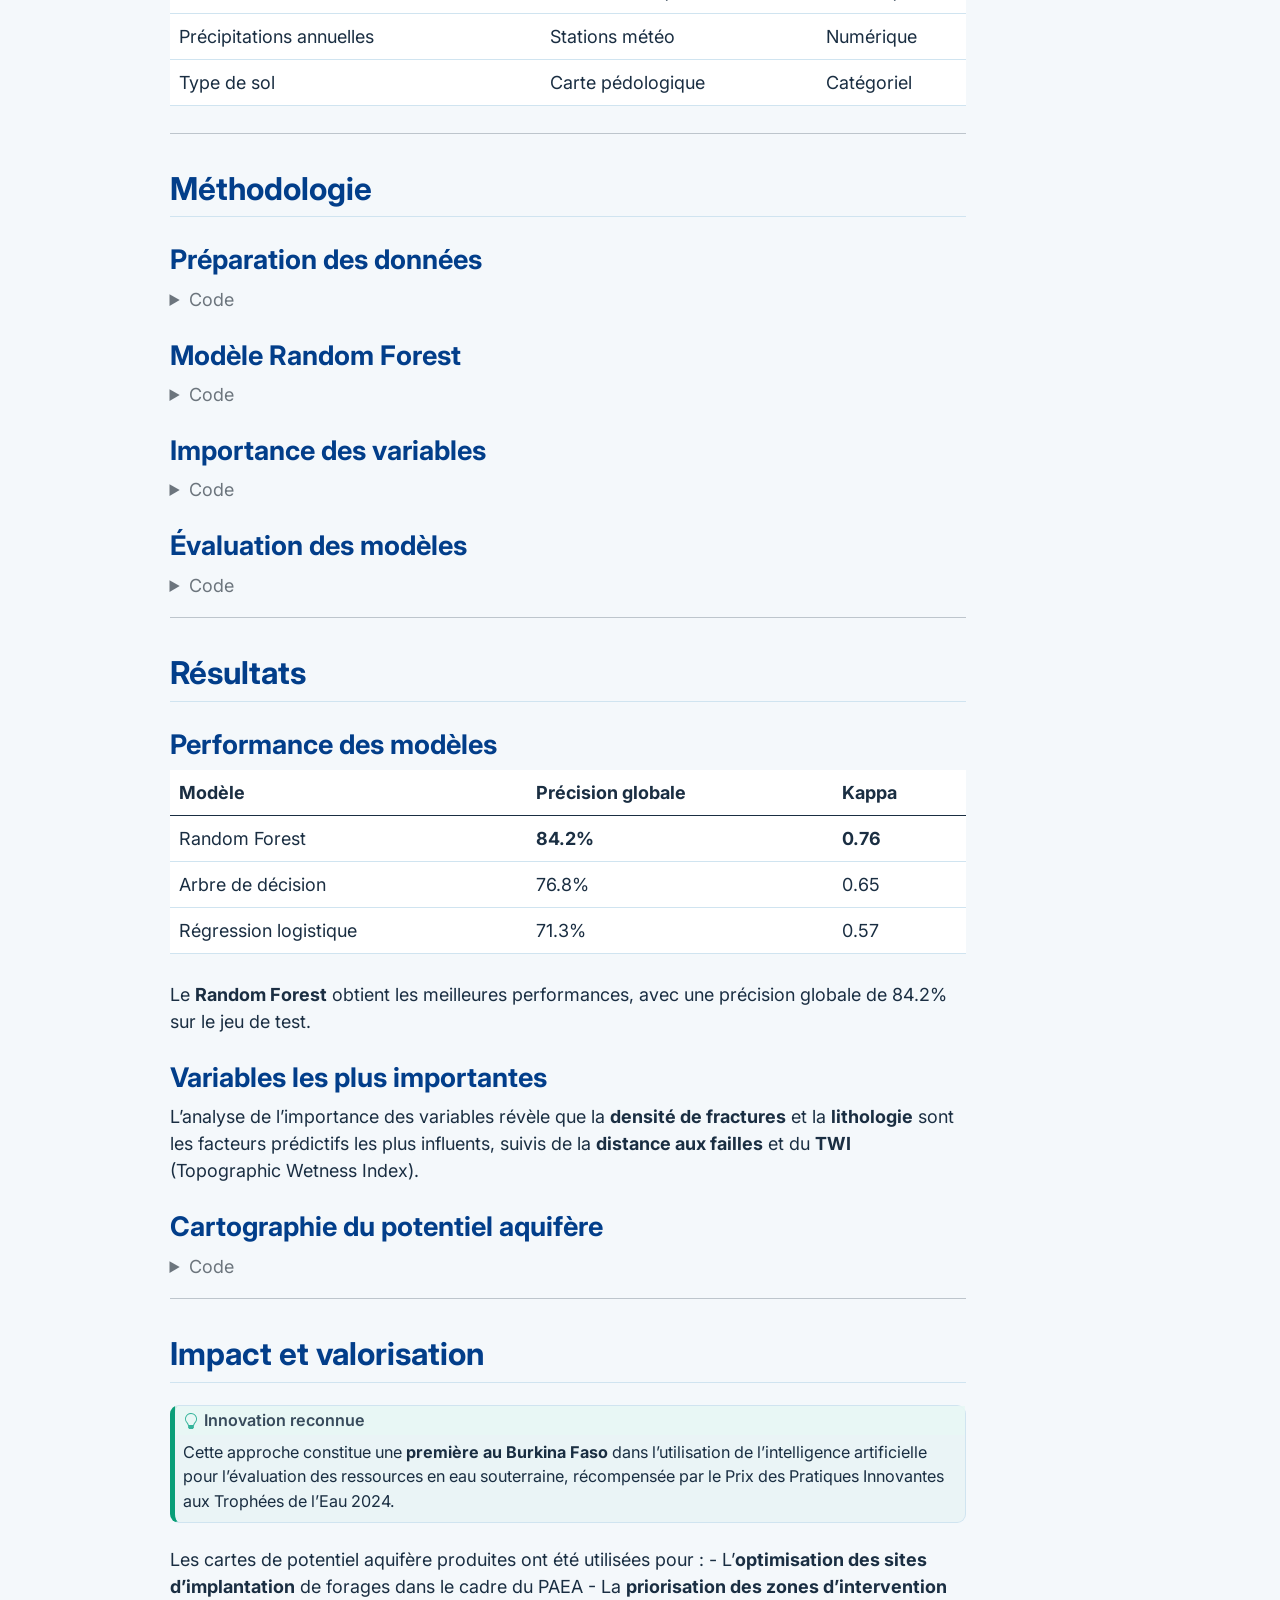
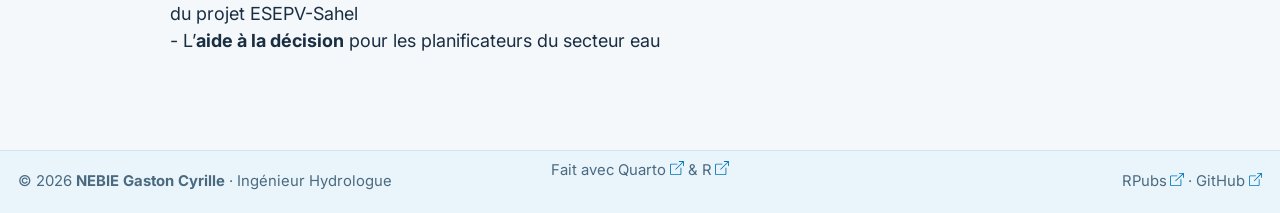
<file: docs/projects/ml-aquifere.html>
<!DOCTYPE html>
<html xmlns="http://www.w3.org/1999/xhtml" lang="en" xml:lang="en"><head>

<meta charset="utf-8">
<meta name="generator" content="quarto-1.0.38">

<meta name="viewport" content="width=device-width, initial-scale=1.0, user-scalable=yes">

<meta name="author" content="NEBIE Gaston Cyrille">
<meta name="dcterms.date" content="2023-01-01">

<title>NEBIE Gaston Cyrille - IA pour la cartographie du potentiel aquifère</title>
<style>
code{white-space: pre-wrap;}
span.smallcaps{font-variant: small-caps;}
span.underline{text-decoration: underline;}
div.column{display: inline-block; vertical-align: top; width: 50%;}
div.hanging-indent{margin-left: 1.5em; text-indent: -1.5em;}
ul.task-list{list-style: none;}
pre > code.sourceCode { white-space: pre; position: relative; }
pre > code.sourceCode > span { display: inline-block; line-height: 1.25; }
pre > code.sourceCode > span:empty { height: 1.2em; }
.sourceCode { overflow: visible; }
code.sourceCode > span { color: inherit; text-decoration: inherit; }
div.sourceCode { margin: 1em 0; }
pre.sourceCode { margin: 0; }
@media screen {
div.sourceCode { overflow: auto; }
}
@media print {
pre > code.sourceCode { white-space: pre-wrap; }
pre > code.sourceCode > span { text-indent: -5em; padding-left: 5em; }
}
pre.numberSource code
  { counter-reset: source-line 0; }
pre.numberSource code > span
  { position: relative; left: -4em; counter-increment: source-line; }
pre.numberSource code > span > a:first-child::before
  { content: counter(source-line);
    position: relative; left: -1em; text-align: right; vertical-align: baseline;
    border: none; display: inline-block;
    -webkit-touch-callout: none; -webkit-user-select: none;
    -khtml-user-select: none; -moz-user-select: none;
    -ms-user-select: none; user-select: none;
    padding: 0 4px; width: 4em;
    color: #aaaaaa;
  }
pre.numberSource { margin-left: 3em; border-left: 1px solid #aaaaaa;  padding-left: 4px; }
div.sourceCode
  {   }
@media screen {
pre > code.sourceCode > span > a:first-child::before { text-decoration: underline; }
}
code span.al { color: #ff0000; font-weight: bold; } /* Alert */
code span.an { color: #60a0b0; font-weight: bold; font-style: italic; } /* Annotation */
code span.at { color: #7d9029; } /* Attribute */
code span.bn { color: #40a070; } /* BaseN */
code span.bu { } /* BuiltIn */
code span.cf { color: #007020; font-weight: bold; } /* ControlFlow */
code span.ch { color: #4070a0; } /* Char */
code span.cn { color: #880000; } /* Constant */
code span.co { color: #60a0b0; font-style: italic; } /* Comment */
code span.cv { color: #60a0b0; font-weight: bold; font-style: italic; } /* CommentVar */
code span.do { color: #ba2121; font-style: italic; } /* Documentation */
code span.dt { color: #902000; } /* DataType */
code span.dv { color: #40a070; } /* DecVal */
code span.er { color: #ff0000; font-weight: bold; } /* Error */
code span.ex { } /* Extension */
code span.fl { color: #40a070; } /* Float */
code span.fu { color: #06287e; } /* Function */
code span.im { } /* Import */
code span.in { color: #60a0b0; font-weight: bold; font-style: italic; } /* Information */
code span.kw { color: #007020; font-weight: bold; } /* Keyword */
code span.op { color: #666666; } /* Operator */
code span.ot { color: #007020; } /* Other */
code span.pp { color: #bc7a00; } /* Preprocessor */
code span.sc { color: #4070a0; } /* SpecialChar */
code span.ss { color: #bb6688; } /* SpecialString */
code span.st { color: #4070a0; } /* String */
code span.va { color: #19177c; } /* Variable */
code span.vs { color: #4070a0; } /* VerbatimString */
code span.wa { color: #60a0b0; font-weight: bold; font-style: italic; } /* Warning */
</style>


<script src="../site_libs/quarto-nav/quarto-nav.js"></script>
<script src="../site_libs/quarto-nav/headroom.min.js"></script>
<script src="../site_libs/clipboard/clipboard.min.js"></script>
<script src="../site_libs/quarto-search/autocomplete.umd.js"></script>
<script src="../site_libs/quarto-search/fuse.min.js"></script>
<script src="../site_libs/quarto-search/quarto-search.js"></script>
<meta name="quarto:offset" content="../">
<script src="../site_libs/quarto-html/quarto.js"></script>
<script src="../site_libs/quarto-html/popper.min.js"></script>
<script src="../site_libs/quarto-html/tippy.umd.min.js"></script>
<script src="../site_libs/quarto-html/anchor.min.js"></script>
<link href="../site_libs/quarto-html/tippy.css" rel="stylesheet">
<link href="../site_libs/quarto-html/quarto-syntax-highlighting.css" rel="stylesheet" id="quarto-text-highlighting-styles">
<script src="../site_libs/bootstrap/bootstrap.min.js"></script>
<link href="../site_libs/bootstrap/bootstrap-icons.css" rel="stylesheet">
<link href="../site_libs/bootstrap/bootstrap.min.css" rel="stylesheet" id="quarto-bootstrap" data-mode="light">
<script id="quarto-search-options" type="application/json">{
  "location": "navbar",
  "copy-button": false,
  "collapse-after": 3,
  "panel-placement": "end",
  "type": "overlay",
  "limit": 20,
  "language": {
    "search-no-results-text": "No results",
    "search-matching-documents-text": "matching documents",
    "search-copy-link-title": "Copy link to search",
    "search-hide-matches-text": "Hide additional matches",
    "search-more-match-text": "more match in this document",
    "search-more-matches-text": "more matches in this document",
    "search-clear-button-title": "Clear",
    "search-detached-cancel-button-title": "Cancel",
    "search-submit-button-title": "Submit"
  }
}</script>
<style>html{ scroll-behavior: smooth; }</style>


</head>

<body class="nav-fixed">

<div id="quarto-search-results"></div>
  <header id="quarto-header" class="headroom fixed-top">
    <nav class="navbar navbar-expand-lg navbar-dark ">
      <div class="navbar-container container-fluid">
      <a class="navbar-brand" href="../index.html">
    <span class="navbar-title">💧 NGC</span>
  </a>
          <button class="navbar-toggler" type="button" data-bs-toggle="collapse" data-bs-target="#navbarCollapse" aria-controls="navbarCollapse" aria-expanded="false" aria-label="Toggle navigation" onclick="if (window.quartoToggleHeadroom) { window.quartoToggleHeadroom(); }">
  <span class="navbar-toggler-icon"></span>
</button>
          <div class="collapse navbar-collapse" id="navbarCollapse">
            <ul class="navbar-nav navbar-nav-scroll me-auto">
  <li class="nav-item">
    <a class="nav-link" href="../index.html">Accueil</a>
  </li>  
  <li class="nav-item">
    <a class="nav-link" href="../about.html">Profil</a>
  </li>  
  <li class="nav-item">
    <a class="nav-link" href="../projects/index.html">Travaux</a>
  </li>  
  <li class="nav-item">
    <a class="nav-link" href="../publications.html">Publications</a>
  </li>  
  <li class="nav-item">
    <a class="nav-link" href="../contact.html">Contact</a>
  </li>  
</ul>
            <ul class="navbar-nav navbar-nav-scroll ms-auto">
  <li class="nav-item compact">
    <a class="nav-link" href="https://github.com/ngastoncyrille"><i class="bi bi-github" role="img" aria-label="GitHub">
</i> 
 </a>
  </li>  
  <li class="nav-item compact">
    <a class="nav-link" href="https://www.linkedin.com/in/gaston-cyrille-nebie-a2a977222"><i class="bi bi-linkedin" role="img" aria-label="LinkedIn">
</i> 
 </a>
  </li>  
</ul>
              <div id="quarto-search" class="" title="Search"></div>
          </div> <!-- /navcollapse -->
      </div> <!-- /container-fluid -->
    </nav>
</header>
<!-- content -->
<div id="quarto-content" class="quarto-container page-columns page-rows-contents page-layout-article page-navbar">
<!-- sidebar -->
<!-- margin-sidebar -->
    <div id="quarto-margin-sidebar" class="sidebar margin-sidebar">
        <nav id="TOC" role="doc-toc">
    <h2 id="toc-title">Sommaire</h2>
   
  <ul>
  <li><a href="#contexte" id="toc-contexte" class="nav-link active" data-scroll-target="#contexte">Contexte</a></li>
  <li><a href="#données-et-variables-utilisées" id="toc-données-et-variables-utilisées" class="nav-link" data-scroll-target="#données-et-variables-utilisées">Données et variables utilisées</a></li>
  <li><a href="#méthodologie" id="toc-méthodologie" class="nav-link" data-scroll-target="#méthodologie">Méthodologie</a>
  <ul class="collapse">
  <li><a href="#préparation-des-données" id="toc-préparation-des-données" class="nav-link" data-scroll-target="#préparation-des-données">Préparation des données</a></li>
  <li><a href="#modèle-random-forest" id="toc-modèle-random-forest" class="nav-link" data-scroll-target="#modèle-random-forest">Modèle Random Forest</a></li>
  <li><a href="#importance-des-variables" id="toc-importance-des-variables" class="nav-link" data-scroll-target="#importance-des-variables">Importance des variables</a></li>
  <li><a href="#évaluation-des-modèles" id="toc-évaluation-des-modèles" class="nav-link" data-scroll-target="#évaluation-des-modèles">Évaluation des modèles</a></li>
  </ul></li>
  <li><a href="#résultats" id="toc-résultats" class="nav-link" data-scroll-target="#résultats">Résultats</a>
  <ul class="collapse">
  <li><a href="#performance-des-modèles" id="toc-performance-des-modèles" class="nav-link" data-scroll-target="#performance-des-modèles">Performance des modèles</a></li>
  <li><a href="#variables-les-plus-importantes" id="toc-variables-les-plus-importantes" class="nav-link" data-scroll-target="#variables-les-plus-importantes">Variables les plus importantes</a></li>
  <li><a href="#cartographie-du-potentiel-aquifère" id="toc-cartographie-du-potentiel-aquifère" class="nav-link" data-scroll-target="#cartographie-du-potentiel-aquifère">Cartographie du potentiel aquifère</a></li>
  </ul></li>
  <li><a href="#impact-et-valorisation" id="toc-impact-et-valorisation" class="nav-link" data-scroll-target="#impact-et-valorisation">Impact et valorisation</a></li>
  </ul>
</nav>
    </div>
<!-- main -->
<main class="content" id="quarto-document-content">

<header id="title-block-header" class="quarto-title-block default">
<div class="quarto-title">
<div class="quarto-title-block"><div><h1 class="title">IA pour la cartographie du potentiel aquifère</h1><button type="button" class="btn code-tools-button dropdown-toggle" id="quarto-code-tools-menu" data-bs-toggle="dropdown" aria-expanded="false"><i class="bi"></i> Code</button><ul class="dropdown-menu dropdown-menu-end" aria-labelelledby="quarto-code-tools-menu"><li><a id="quarto-show-all-code" class="dropdown-item" href="javascript:void(0)" role="button">Show All Code</a></li><li><a id="quarto-hide-all-code" class="dropdown-item" href="javascript:void(0)" role="button">Hide All Code</a></li><li><hr class="dropdown-divider"></li><li><a id="quarto-view-source" class="dropdown-item" href="javascript:void(0)" role="button">View Source</a></li></ul></div></div>
<p class="subtitle lead">Première application du machine learning à l’évaluation des ressources en eau souterraine au Burkina Faso</p>
  <div class="quarto-categories">
    <div class="quarto-category">Machine Learning</div>
    <div class="quarto-category">SIG</div>
    <div class="quarto-category">Hydrologie</div>
    <div class="quarto-category">R</div>
  </div>
  </div>



<div class="quarto-title-meta">

    <div>
    <div class="quarto-title-meta-heading">Author</div>
    <div class="quarto-title-meta-contents">
             <p>NEBIE Gaston Cyrille </p>
          </div>
  </div>
    
    <div>
    <div class="quarto-title-meta-heading">Published</div>
    <div class="quarto-title-meta-contents">
      <p class="date">January 1, 2023</p>
    </div>
  </div>
    
  </div>
  

</header>

<div class="row g-2 mb-4">
<div class="col-auto">
<span class="tag tag-ml">Random Forest</span>
</div>
<div class="col-auto">
<span class="tag tag-ml">Machine Learning</span>
</div>
<div class="col-auto">
<span class="tag tag-sig">SIG</span>
</div>
<div class="col-auto">
<span class="tag tag-r">R</span>
</div>
<div class="col-auto">
<span class="tag tag-water">Burkina Faso</span>
</div>
</div>
<div class="callout-important callout callout-style-default callout-captioned">
<div class="callout-header d-flex align-content-center">
<div class="callout-icon-container">
<i class="callout-icon"></i>
</div>
<div class="callout-caption-container flex-fill">
Distinction
</div>
</div>
<div class="callout-body-container callout-body">
<p>Ce projet a contribué à l’obtention du <strong>Prix des Pratiques Innovantes</strong> lors de la 3ème édition des Trophées de l’Eau et de l’Assainissement du Burkina Faso (2024).</p>
</div>
</div>
<hr>
<section id="contexte" class="level2">
<h2 class="anchored" data-anchor-id="contexte">Contexte</h2>
<p>La cartographie du potentiel aquifère en zone de socle est une problématique majeure en Afrique subsaharienne, où l’accès à l’eau souterraine représente un enjeu vital pour des millions de personnes. Les méthodes classiques reposant sur des approches géophysiques sont coûteuses et limitées à des zones précises.</p>
<p>Ce projet, mené dans le cadre de deux missions consultatives — le <strong>Programme d’Approvisionnement en Eau et Assainissement (PAEA)</strong> pour le Groupe SGI et le <strong>projet ESEPV-Sahel</strong> pour le bureau d’études Bugego — a introduit pour la première fois l’<strong>intelligence artificielle</strong> pour ce type d’analyses au Burkina Faso.</p>
<hr>
</section>
<section id="données-et-variables-utilisées" class="level2">
<h2 class="anchored" data-anchor-id="données-et-variables-utilisées">Données et variables utilisées</h2>
<p>Les variables d’entrée pour les modèles ML ont été extraites et calculées à partir de diverses sources :</p>
<table class="table">
<thead>
<tr class="header">
<th>Variable</th>
<th>Source</th>
<th>Type</th>
</tr>
</thead>
<tbody>
<tr class="odd">
<td>Lithologie</td>
<td>Carte géologique</td>
<td>Catégoriel</td>
</tr>
<tr class="even">
<td>Densité de fractures</td>
<td>Interprétation Landsat</td>
<td>Numérique</td>
</tr>
<tr class="odd">
<td>Pente (%)</td>
<td>MNT SRTM 30m</td>
<td>Numérique</td>
</tr>
<tr class="even">
<td>Densité de drainage</td>
<td>MNT SRTM</td>
<td>Numérique</td>
</tr>
<tr class="odd">
<td>Indice topographique humidité</td>
<td>MNT SRTM</td>
<td>Numérique</td>
</tr>
<tr class="even">
<td>NDVI</td>
<td>Landsat 8</td>
<td>Numérique</td>
</tr>
<tr class="odd">
<td>Distance aux failles</td>
<td>Carte tectonique</td>
<td>Numérique</td>
</tr>
<tr class="even">
<td>Précipitations annuelles</td>
<td>Stations météo</td>
<td>Numérique</td>
</tr>
<tr class="odd">
<td>Type de sol</td>
<td>Carte pédologique</td>
<td>Catégoriel</td>
</tr>
</tbody>
</table>
<hr>
</section>
<section id="méthodologie" class="level2">
<h2 class="anchored" data-anchor-id="méthodologie">Méthodologie</h2>
<section id="préparation-des-données" class="level3">
<h3 class="anchored" data-anchor-id="préparation-des-données">Préparation des données</h3>
<div class="cell">
<details>
<summary>Code</summary>
<div class="sourceCode cell-code" id="cb1"><pre class="sourceCode r code-with-copy"><code class="sourceCode r"><span id="cb1-1"><a href="#cb1-1" aria-hidden="true" tabindex="-1"></a><span class="fu">library</span>(tidyverse)</span>
<span id="cb1-2"><a href="#cb1-2" aria-hidden="true" tabindex="-1"></a><span class="fu">library</span>(caret)</span>
<span id="cb1-3"><a href="#cb1-3" aria-hidden="true" tabindex="-1"></a><span class="fu">library</span>(randomForest)</span>
<span id="cb1-4"><a href="#cb1-4" aria-hidden="true" tabindex="-1"></a><span class="fu">library</span>(rpart)</span>
<span id="cb1-5"><a href="#cb1-5" aria-hidden="true" tabindex="-1"></a><span class="fu">library</span>(sf)</span>
<span id="cb1-6"><a href="#cb1-6" aria-hidden="true" tabindex="-1"></a><span class="fu">library</span>(terra)</span>
<span id="cb1-7"><a href="#cb1-7" aria-hidden="true" tabindex="-1"></a></span>
<span id="cb1-8"><a href="#cb1-8" aria-hidden="true" tabindex="-1"></a><span class="co"># Charger les données d'entrainement</span></span>
<span id="cb1-9"><a href="#cb1-9" aria-hidden="true" tabindex="-1"></a><span class="co"># (points forages + variables environnementales)</span></span>
<span id="cb1-10"><a href="#cb1-10" aria-hidden="true" tabindex="-1"></a>data_forages <span class="ot">&lt;-</span> <span class="fu">read.csv</span>(<span class="st">"data/forages_variables.csv"</span>)</span>
<span id="cb1-11"><a href="#cb1-11" aria-hidden="true" tabindex="-1"></a></span>
<span id="cb1-12"><a href="#cb1-12" aria-hidden="true" tabindex="-1"></a><span class="co"># Variable cible : productivité du forage (Bon/Moyen/Faible)</span></span>
<span id="cb1-13"><a href="#cb1-13" aria-hidden="true" tabindex="-1"></a>data_forages<span class="sc">$</span>productivite <span class="ot">&lt;-</span> <span class="fu">as.factor</span>(data_forages<span class="sc">$</span>productivite)</span>
<span id="cb1-14"><a href="#cb1-14" aria-hidden="true" tabindex="-1"></a></span>
<span id="cb1-15"><a href="#cb1-15" aria-hidden="true" tabindex="-1"></a><span class="co"># Partition train/test</span></span>
<span id="cb1-16"><a href="#cb1-16" aria-hidden="true" tabindex="-1"></a><span class="fu">set.seed</span>(<span class="dv">123</span>)</span>
<span id="cb1-17"><a href="#cb1-17" aria-hidden="true" tabindex="-1"></a>idx_train <span class="ot">&lt;-</span> <span class="fu">createDataPartition</span>(data_forages<span class="sc">$</span>productivite, <span class="at">p =</span> <span class="fl">0.75</span>, <span class="at">list =</span> <span class="cn">FALSE</span>)</span>
<span id="cb1-18"><a href="#cb1-18" aria-hidden="true" tabindex="-1"></a>train_data <span class="ot">&lt;-</span> data_forages[ idx_train, ]</span>
<span id="cb1-19"><a href="#cb1-19" aria-hidden="true" tabindex="-1"></a>test_data  <span class="ot">&lt;-</span> data_forages[<span class="sc">-</span>idx_train, ]</span>
<span id="cb1-20"><a href="#cb1-20" aria-hidden="true" tabindex="-1"></a></span>
<span id="cb1-21"><a href="#cb1-21" aria-hidden="true" tabindex="-1"></a><span class="fu">cat</span>(<span class="st">"Données d'entraînement :"</span>, <span class="fu">nrow</span>(train_data), <span class="st">"observations</span><span class="sc">\n</span><span class="st">"</span>)</span>
<span id="cb1-22"><a href="#cb1-22" aria-hidden="true" tabindex="-1"></a><span class="fu">cat</span>(<span class="st">"Données de test :"</span>, <span class="fu">nrow</span>(test_data), <span class="st">"observations</span><span class="sc">\n</span><span class="st">"</span>)</span></code><button title="Copy to Clipboard" class="code-copy-button"><i class="bi"></i></button></pre></div>
</details>
</div>
</section>
<section id="modèle-random-forest" class="level3">
<h3 class="anchored" data-anchor-id="modèle-random-forest">Modèle Random Forest</h3>
<div class="cell">
<details>
<summary>Code</summary>
<div class="sourceCode cell-code" id="cb2"><pre class="sourceCode r code-with-copy"><code class="sourceCode r"><span id="cb2-1"><a href="#cb2-1" aria-hidden="true" tabindex="-1"></a><span class="co"># Entraînement du Random Forest</span></span>
<span id="cb2-2"><a href="#cb2-2" aria-hidden="true" tabindex="-1"></a><span class="fu">set.seed</span>(<span class="dv">42</span>)</span>
<span id="cb2-3"><a href="#cb2-3" aria-hidden="true" tabindex="-1"></a>rf_model <span class="ot">&lt;-</span> <span class="fu">randomForest</span>(</span>
<span id="cb2-4"><a href="#cb2-4" aria-hidden="true" tabindex="-1"></a>  productivite <span class="sc">~</span> lithologie <span class="sc">+</span> densite_fractures <span class="sc">+</span> pente <span class="sc">+</span> </span>
<span id="cb2-5"><a href="#cb2-5" aria-hidden="true" tabindex="-1"></a>                 densite_drainage <span class="sc">+</span> twi <span class="sc">+</span> ndvi <span class="sc">+</span> </span>
<span id="cb2-6"><a href="#cb2-6" aria-hidden="true" tabindex="-1"></a>                 dist_failles <span class="sc">+</span> precipitation <span class="sc">+</span> type_sol,</span>
<span id="cb2-7"><a href="#cb2-7" aria-hidden="true" tabindex="-1"></a>  <span class="at">data       =</span> train_data,</span>
<span id="cb2-8"><a href="#cb2-8" aria-hidden="true" tabindex="-1"></a>  <span class="at">ntree      =</span> <span class="dv">500</span>,</span>
<span id="cb2-9"><a href="#cb2-9" aria-hidden="true" tabindex="-1"></a>  <span class="at">importance =</span> <span class="cn">TRUE</span>,</span>
<span id="cb2-10"><a href="#cb2-10" aria-hidden="true" tabindex="-1"></a>  <span class="at">proximity  =</span> <span class="cn">TRUE</span></span>
<span id="cb2-11"><a href="#cb2-11" aria-hidden="true" tabindex="-1"></a>)</span>
<span id="cb2-12"><a href="#cb2-12" aria-hidden="true" tabindex="-1"></a></span>
<span id="cb2-13"><a href="#cb2-13" aria-hidden="true" tabindex="-1"></a><span class="fu">print</span>(rf_model)</span></code><button title="Copy to Clipboard" class="code-copy-button"><i class="bi"></i></button></pre></div>
</details>
</div>
</section>
<section id="importance-des-variables" class="level3">
<h3 class="anchored" data-anchor-id="importance-des-variables">Importance des variables</h3>
<div class="cell">
<details>
<summary>Code</summary>
<div class="sourceCode cell-code" id="cb3"><pre class="sourceCode r code-with-copy"><code class="sourceCode r"><span id="cb3-1"><a href="#cb3-1" aria-hidden="true" tabindex="-1"></a><span class="co"># Extraire et visualiser l'importance des variables</span></span>
<span id="cb3-2"><a href="#cb3-2" aria-hidden="true" tabindex="-1"></a>importance_df <span class="ot">&lt;-</span> <span class="fu">as.data.frame</span>(<span class="fu">importance</span>(rf_model))</span>
<span id="cb3-3"><a href="#cb3-3" aria-hidden="true" tabindex="-1"></a>importance_df<span class="sc">$</span>variable <span class="ot">&lt;-</span> <span class="fu">rownames</span>(importance_df)</span>
<span id="cb3-4"><a href="#cb3-4" aria-hidden="true" tabindex="-1"></a></span>
<span id="cb3-5"><a href="#cb3-5" aria-hidden="true" tabindex="-1"></a><span class="fu">ggplot</span>(importance_df, <span class="fu">aes</span>(<span class="at">x =</span> <span class="fu">reorder</span>(variable, MeanDecreaseGini), </span>
<span id="cb3-6"><a href="#cb3-6" aria-hidden="true" tabindex="-1"></a>                           <span class="at">y =</span> MeanDecreaseGini)) <span class="sc">+</span></span>
<span id="cb3-7"><a href="#cb3-7" aria-hidden="true" tabindex="-1"></a>  <span class="fu">geom_col</span>(<span class="at">fill =</span> <span class="st">"#00b4d8"</span>, <span class="at">alpha =</span> <span class="fl">0.85</span>, <span class="at">width =</span> <span class="fl">0.7</span>) <span class="sc">+</span></span>
<span id="cb3-8"><a href="#cb3-8" aria-hidden="true" tabindex="-1"></a>  <span class="fu">coord_flip</span>() <span class="sc">+</span></span>
<span id="cb3-9"><a href="#cb3-9" aria-hidden="true" tabindex="-1"></a>  <span class="fu">labs</span>(</span>
<span id="cb3-10"><a href="#cb3-10" aria-hidden="true" tabindex="-1"></a>    <span class="at">title    =</span> <span class="st">"Importance des variables — Random Forest"</span>,</span>
<span id="cb3-11"><a href="#cb3-11" aria-hidden="true" tabindex="-1"></a>    <span class="at">subtitle =</span> <span class="st">"Critère : Diminution moyenne de l'impureté de Gini"</span>,</span>
<span id="cb3-12"><a href="#cb3-12" aria-hidden="true" tabindex="-1"></a>    <span class="at">x =</span> <span class="cn">NULL</span>, <span class="at">y =</span> <span class="st">"MeanDecreaseGini"</span></span>
<span id="cb3-13"><a href="#cb3-13" aria-hidden="true" tabindex="-1"></a>  ) <span class="sc">+</span></span>
<span id="cb3-14"><a href="#cb3-14" aria-hidden="true" tabindex="-1"></a>  <span class="fu">theme_minimal</span>(<span class="at">base_size =</span> <span class="dv">12</span>) <span class="sc">+</span></span>
<span id="cb3-15"><a href="#cb3-15" aria-hidden="true" tabindex="-1"></a>  <span class="fu">theme</span>(</span>
<span id="cb3-16"><a href="#cb3-16" aria-hidden="true" tabindex="-1"></a>    <span class="at">plot.background  =</span> <span class="fu">element_rect</span>(<span class="at">fill =</span> <span class="st">"#0d1b2a"</span>, <span class="at">color =</span> <span class="cn">NA</span>),</span>
<span id="cb3-17"><a href="#cb3-17" aria-hidden="true" tabindex="-1"></a>    <span class="at">panel.background =</span> <span class="fu">element_rect</span>(<span class="at">fill =</span> <span class="st">"#112240"</span>, <span class="at">color =</span> <span class="cn">NA</span>),</span>
<span id="cb3-18"><a href="#cb3-18" aria-hidden="true" tabindex="-1"></a>    <span class="at">panel.grid =</span> <span class="fu">element_line</span>(<span class="at">color =</span> <span class="st">"#1a3a6b"</span>),</span>
<span id="cb3-19"><a href="#cb3-19" aria-hidden="true" tabindex="-1"></a>    <span class="at">axis.text  =</span> <span class="fu">element_text</span>(<span class="at">color =</span> <span class="st">"#cdd6f4"</span>),</span>
<span id="cb3-20"><a href="#cb3-20" aria-hidden="true" tabindex="-1"></a>    <span class="at">axis.title =</span> <span class="fu">element_text</span>(<span class="at">color =</span> <span class="st">"#90a8c0"</span>),</span>
<span id="cb3-21"><a href="#cb3-21" aria-hidden="true" tabindex="-1"></a>    <span class="at">plot.title    =</span> <span class="fu">element_text</span>(<span class="at">color =</span> <span class="st">"#90e0ef"</span>, <span class="at">face =</span> <span class="st">"bold"</span>),</span>
<span id="cb3-22"><a href="#cb3-22" aria-hidden="true" tabindex="-1"></a>    <span class="at">plot.subtitle =</span> <span class="fu">element_text</span>(<span class="at">color =</span> <span class="st">"#7090a0"</span>)</span>
<span id="cb3-23"><a href="#cb3-23" aria-hidden="true" tabindex="-1"></a>  )</span></code><button title="Copy to Clipboard" class="code-copy-button"><i class="bi"></i></button></pre></div>
</details>
</div>
</section>
<section id="évaluation-des-modèles" class="level3">
<h3 class="anchored" data-anchor-id="évaluation-des-modèles">Évaluation des modèles</h3>
<div class="cell">
<details>
<summary>Code</summary>
<div class="sourceCode cell-code" id="cb4"><pre class="sourceCode r code-with-copy"><code class="sourceCode r"><span id="cb4-1"><a href="#cb4-1" aria-hidden="true" tabindex="-1"></a><span class="co"># Prédictions sur le jeu de test</span></span>
<span id="cb4-2"><a href="#cb4-2" aria-hidden="true" tabindex="-1"></a>pred_rf <span class="ot">&lt;-</span> <span class="fu">predict</span>(rf_model, <span class="at">newdata =</span> test_data)</span>
<span id="cb4-3"><a href="#cb4-3" aria-hidden="true" tabindex="-1"></a></span>
<span id="cb4-4"><a href="#cb4-4" aria-hidden="true" tabindex="-1"></a><span class="co"># Matrice de confusion</span></span>
<span id="cb4-5"><a href="#cb4-5" aria-hidden="true" tabindex="-1"></a>conf_matrix <span class="ot">&lt;-</span> <span class="fu">confusionMatrix</span>(pred_rf, test_data<span class="sc">$</span>productivite)</span>
<span id="cb4-6"><a href="#cb4-6" aria-hidden="true" tabindex="-1"></a><span class="fu">print</span>(conf_matrix)</span>
<span id="cb4-7"><a href="#cb4-7" aria-hidden="true" tabindex="-1"></a></span>
<span id="cb4-8"><a href="#cb4-8" aria-hidden="true" tabindex="-1"></a><span class="co"># Comparaison avec régression logistique et arbre de décision</span></span>
<span id="cb4-9"><a href="#cb4-9" aria-hidden="true" tabindex="-1"></a><span class="co"># ... (modèles additionnels)</span></span></code><button title="Copy to Clipboard" class="code-copy-button"><i class="bi"></i></button></pre></div>
</details>
</div>
<hr>
</section>
</section>
<section id="résultats" class="level2">
<h2 class="anchored" data-anchor-id="résultats">Résultats</h2>
<section id="performance-des-modèles" class="level3">
<h3 class="anchored" data-anchor-id="performance-des-modèles">Performance des modèles</h3>
<table class="table">
<thead>
<tr class="header">
<th>Modèle</th>
<th>Précision globale</th>
<th>Kappa</th>
</tr>
</thead>
<tbody>
<tr class="odd">
<td>Random Forest</td>
<td><strong>84.2%</strong></td>
<td><strong>0.76</strong></td>
</tr>
<tr class="even">
<td>Arbre de décision</td>
<td>76.8%</td>
<td>0.65</td>
</tr>
<tr class="odd">
<td>Régression logistique</td>
<td>71.3%</td>
<td>0.57</td>
</tr>
</tbody>
</table>
<p>Le <strong>Random Forest</strong> obtient les meilleures performances, avec une précision globale de 84.2% sur le jeu de test.</p>
</section>
<section id="variables-les-plus-importantes" class="level3">
<h3 class="anchored" data-anchor-id="variables-les-plus-importantes">Variables les plus importantes</h3>
<p>L’analyse de l’importance des variables révèle que la <strong>densité de fractures</strong> et la <strong>lithologie</strong> sont les facteurs prédictifs les plus influents, suivis de la <strong>distance aux failles</strong> et du <strong>TWI</strong> (Topographic Wetness Index).</p>
</section>
<section id="cartographie-du-potentiel-aquifère" class="level3">
<h3 class="anchored" data-anchor-id="cartographie-du-potentiel-aquifère">Cartographie du potentiel aquifère</h3>
<div class="cell">
<details>
<summary>Code</summary>
<div class="sourceCode cell-code" id="cb5"><pre class="sourceCode r code-with-copy"><code class="sourceCode r"><span id="cb5-1"><a href="#cb5-1" aria-hidden="true" tabindex="-1"></a><span class="co"># Prédiction spatiale sur l'ensemble de la zone</span></span>
<span id="cb5-2"><a href="#cb5-2" aria-hidden="true" tabindex="-1"></a><span class="co"># (raster de variables prétraité)</span></span>
<span id="cb5-3"><a href="#cb5-3" aria-hidden="true" tabindex="-1"></a>vars_raster <span class="ot">&lt;-</span> <span class="fu">rast</span>(<span class="st">"data/variables_spatiales.tif"</span>)</span>
<span id="cb5-4"><a href="#cb5-4" aria-hidden="true" tabindex="-1"></a></span>
<span id="cb5-5"><a href="#cb5-5" aria-hidden="true" tabindex="-1"></a><span class="co"># Prédiction pixel par pixel</span></span>
<span id="cb5-6"><a href="#cb5-6" aria-hidden="true" tabindex="-1"></a>pred_raster <span class="ot">&lt;-</span> <span class="fu">predict</span>(vars_raster, rf_model, <span class="at">type =</span> <span class="st">"class"</span>)</span>
<span id="cb5-7"><a href="#cb5-7" aria-hidden="true" tabindex="-1"></a></span>
<span id="cb5-8"><a href="#cb5-8" aria-hidden="true" tabindex="-1"></a><span class="co"># Cartographie</span></span>
<span id="cb5-9"><a href="#cb5-9" aria-hidden="true" tabindex="-1"></a><span class="fu">plot</span>(pred_raster,</span>
<span id="cb5-10"><a href="#cb5-10" aria-hidden="true" tabindex="-1"></a>     <span class="at">col  =</span> <span class="fu">c</span>(<span class="st">"#e63946"</span>,<span class="st">"#f4a261"</span>,<span class="st">"#06d6a0"</span>),</span>
<span id="cb5-11"><a href="#cb5-11" aria-hidden="true" tabindex="-1"></a>     <span class="at">main =</span> <span class="st">"Potentiel aquifère — Zone d'étude"</span>,</span>
<span id="cb5-12"><a href="#cb5-12" aria-hidden="true" tabindex="-1"></a>     <span class="at">sub  =</span> <span class="st">"Modèle Random Forest"</span>)</span>
<span id="cb5-13"><a href="#cb5-13" aria-hidden="true" tabindex="-1"></a><span class="fu">legend</span>(<span class="st">"bottomright"</span>,</span>
<span id="cb5-14"><a href="#cb5-14" aria-hidden="true" tabindex="-1"></a>       <span class="at">fill   =</span> <span class="fu">c</span>(<span class="st">"#e63946"</span>,<span class="st">"#f4a261"</span>,<span class="st">"#06d6a0"</span>),</span>
<span id="cb5-15"><a href="#cb5-15" aria-hidden="true" tabindex="-1"></a>       <span class="at">legend =</span> <span class="fu">c</span>(<span class="st">"Faible"</span>,<span class="st">"Moyen"</span>,<span class="st">"Bon"</span>),</span>
<span id="cb5-16"><a href="#cb5-16" aria-hidden="true" tabindex="-1"></a>       <span class="at">title  =</span> <span class="st">"Potentiel"</span>,</span>
<span id="cb5-17"><a href="#cb5-17" aria-hidden="true" tabindex="-1"></a>       <span class="at">bty    =</span> <span class="st">"n"</span>)</span></code><button title="Copy to Clipboard" class="code-copy-button"><i class="bi"></i></button></pre></div>
</details>
</div>
<hr>
</section>
</section>
<section id="impact-et-valorisation" class="level2">
<h2 class="anchored" data-anchor-id="impact-et-valorisation">Impact et valorisation</h2>
<div class="callout-tip callout callout-style-default callout-captioned">
<div class="callout-header d-flex align-content-center">
<div class="callout-icon-container">
<i class="callout-icon"></i>
</div>
<div class="callout-caption-container flex-fill">
Innovation reconnue
</div>
</div>
<div class="callout-body-container callout-body">
<p>Cette approche constitue une <strong>première au Burkina Faso</strong> dans l’utilisation de l’intelligence artificielle pour l’évaluation des ressources en eau souterraine, récompensée par le Prix des Pratiques Innovantes aux Trophées de l’Eau 2024.</p>
</div>
</div>
<p>Les cartes de potentiel aquifère produites ont été utilisées pour : - L’<strong>optimisation des sites d’implantation</strong> de forages dans le cadre du PAEA - La <strong>priorisation des zones d’intervention</strong> du projet ESEPV-Sahel<br>
- L’<strong>aide à la décision</strong> pour les planificateurs du secteur eau</p>


<!-- -->

</section>

</main> <!-- /main -->
<script id="quarto-html-after-body" type="application/javascript">
window.document.addEventListener("DOMContentLoaded", function (event) {
  const toggleBodyColorMode = (bsSheetEl) => {
    const mode = bsSheetEl.getAttribute("data-mode");
    const bodyEl = window.document.querySelector("body");
    if (mode === "dark") {
      bodyEl.classList.add("quarto-dark");
      bodyEl.classList.remove("quarto-light");
    } else {
      bodyEl.classList.add("quarto-light");
      bodyEl.classList.remove("quarto-dark");
    }
  }
  const toggleBodyColorPrimary = () => {
    const bsSheetEl = window.document.querySelector("link#quarto-bootstrap");
    if (bsSheetEl) {
      toggleBodyColorMode(bsSheetEl);
    }
  }
  toggleBodyColorPrimary();  
  const icon = "";
  const anchorJS = new window.AnchorJS();
  anchorJS.options = {
    placement: 'right',
    icon: icon
  };
  anchorJS.add('.anchored');
  const clipboard = new window.ClipboardJS('.code-copy-button', {
    target: function(trigger) {
      return trigger.previousElementSibling;
    }
  });
  clipboard.on('success', function(e) {
    // button target
    const button = e.trigger;
    // don't keep focus
    button.blur();
    // flash "checked"
    button.classList.add('code-copy-button-checked');
    var currentTitle = button.getAttribute("title");
    button.setAttribute("title", "Copied!");
    setTimeout(function() {
      button.setAttribute("title", currentTitle);
      button.classList.remove('code-copy-button-checked');
    }, 1000);
    // clear code selection
    e.clearSelection();
  });
  const viewSource = window.document.getElementById('quarto-view-source') ||
                     window.document.getElementById('quarto-code-tools-source');
  if (viewSource) {
    const sourceUrl = viewSource.getAttribute("data-quarto-source-url");
    viewSource.addEventListener("click", function(e) {
      if (sourceUrl) {
        // rstudio viewer pane
        if (/\bcapabilities=\b/.test(window.location)) {
          window.open(sourceUrl);
        } else {
          window.location.href = sourceUrl;
        }
      } else {
        const modal = new bootstrap.Modal(document.getElementById('quarto-embedded-source-code-modal'));
        modal.show();
      }
      return false;
    });
  }
  function toggleCodeHandler(show) {
    return function(e) {
      const detailsSrc = window.document.querySelectorAll(".cell > details > .sourceCode");
      for (let i=0; i<detailsSrc.length; i++) {
        const details = detailsSrc[i].parentElement;
        if (show) {
          details.open = true;
        } else {
          details.removeAttribute("open");
        }
      }
      const cellCodeDivs = window.document.querySelectorAll(".cell > .sourceCode");
      const fromCls = show ? "hidden" : "unhidden";
      const toCls = show ? "unhidden" : "hidden";
      for (let i=0; i<cellCodeDivs.length; i++) {
        const codeDiv = cellCodeDivs[i];
        if (codeDiv.classList.contains(fromCls)) {
          codeDiv.classList.remove(fromCls);
          codeDiv.classList.add(toCls);
        } 
      }
      return false;
    }
  }
  const hideAllCode = window.document.getElementById("quarto-hide-all-code");
  if (hideAllCode) {
    hideAllCode.addEventListener("click", toggleCodeHandler(false));
  }
  const showAllCode = window.document.getElementById("quarto-show-all-code");
  if (showAllCode) {
    showAllCode.addEventListener("click", toggleCodeHandler(true));
  }
  function tippyHover(el, contentFn) {
    const config = {
      allowHTML: true,
      content: contentFn,
      maxWidth: 500,
      delay: 100,
      arrow: false,
      appendTo: function(el) {
          return el.parentElement;
      },
      interactive: true,
      interactiveBorder: 10,
      theme: 'quarto',
      placement: 'bottom-start'
    };
    window.tippy(el, config); 
  }
  const noterefs = window.document.querySelectorAll('a[role="doc-noteref"]');
  for (var i=0; i<noterefs.length; i++) {
    const ref = noterefs[i];
    tippyHover(ref, function() {
      let href = ref.getAttribute('href');
      try { href = new URL(href).hash; } catch {}
      const id = href.replace(/^#\/?/, "");
      const note = window.document.getElementById(id);
      return note.innerHTML;
    });
  }
  var bibliorefs = window.document.querySelectorAll('a[role="doc-biblioref"]');
  for (var i=0; i<bibliorefs.length; i++) {
    const ref = bibliorefs[i];
    const cites = ref.parentNode.getAttribute('data-cites').split(' ');
    tippyHover(ref, function() {
      var popup = window.document.createElement('div');
      cites.forEach(function(cite) {
        var citeDiv = window.document.createElement('div');
        citeDiv.classList.add('hanging-indent');
        citeDiv.classList.add('csl-entry');
        var biblioDiv = window.document.getElementById('ref-' + cite);
        if (biblioDiv) {
          citeDiv.innerHTML = biblioDiv.innerHTML;
        }
        popup.appendChild(citeDiv);
      });
      return popup.innerHTML;
    });
  }
    var localhostRegex = new RegExp(/^(?:http|https):\/\/localhost\:?[0-9]*\//);
      var filterRegex = new RegExp(/https:\/\/ngastoncyrille\.github\.io/);
    var isInternal = (href) => {
        return filterRegex.test(href) || localhostRegex.test(href);
    }
    // Inspect non-navigation links and adorn them if external
    var links = window.document.querySelectorAll('a:not(.nav-link):not(.navbar-brand):not(.toc-action):not(.sidebar-link):not(.sidebar-item-toggle):not(.pagination-link):not(.no-external)');
    for (var i=0; i<links.length; i++) {
      const link = links[i];
      if (!isInternal(link.href)) {
          // target, if specified
          link.setAttribute("target", "_blank");
          // default icon
          link.classList.add("external");
      }
    }
});
</script><div class="modal fade" id="quarto-embedded-source-code-modal" tabindex="-1" aria-labelledby="quarto-embedded-source-code-modal-label" aria-hidden="true"><div class="modal-dialog modal-dialog-scrollable"><div class="modal-content"><div class="modal-header"><h5 class="modal-title" id="quarto-embedded-source-code-modal-label">Source Code</h5><button class="btn-close" data-bs-dismiss="modal"></button></div><div class="modal-body"><div class="">
<div class="sourceCode" id="cb6" data-shortcodes="false"><pre class="sourceCode markdown code-with-copy"><code class="sourceCode markdown"><span id="cb6-1"><a href="#cb6-1" aria-hidden="true" tabindex="-1"></a><span class="co">---</span></span>
<span id="cb6-2"><a href="#cb6-2" aria-hidden="true" tabindex="-1"></a><span class="an">title:</span><span class="co"> "IA pour la cartographie du potentiel aquifère"</span></span>
<span id="cb6-3"><a href="#cb6-3" aria-hidden="true" tabindex="-1"></a><span class="an">subtitle:</span><span class="co"> "Première application du machine learning à l'évaluation des ressources en eau souterraine au Burkina Faso"</span></span>
<span id="cb6-4"><a href="#cb6-4" aria-hidden="true" tabindex="-1"></a><span class="an">author:</span><span class="co"> "NEBIE Gaston Cyrille"</span></span>
<span id="cb6-5"><a href="#cb6-5" aria-hidden="true" tabindex="-1"></a><span class="an">date:</span><span class="co"> "2023"</span></span>
<span id="cb6-6"><a href="#cb6-6" aria-hidden="true" tabindex="-1"></a><span class="an">categories:</span><span class="co"> [Machine Learning, SIG, Hydrologie, R]</span></span>
<span id="cb6-7"><a href="#cb6-7" aria-hidden="true" tabindex="-1"></a><span class="an">format:</span></span>
<span id="cb6-8"><a href="#cb6-8" aria-hidden="true" tabindex="-1"></a><span class="co">  html:</span></span>
<span id="cb6-9"><a href="#cb6-9" aria-hidden="true" tabindex="-1"></a><span class="co">    toc: true</span></span>
<span id="cb6-10"><a href="#cb6-10" aria-hidden="true" tabindex="-1"></a><span class="co">---</span></span>
<span id="cb6-11"><a href="#cb6-11" aria-hidden="true" tabindex="-1"></a></span>
<span id="cb6-12"><a href="#cb6-12" aria-hidden="true" tabindex="-1"></a><span class="in">```{r setup, include=FALSE}</span></span>
<span id="cb6-13"><a href="#cb6-13" aria-hidden="true" tabindex="-1"></a>knitr<span class="sc">::</span>opts_chunk<span class="sc">$</span><span class="fu">set</span>(<span class="at">echo =</span> <span class="cn">TRUE</span>, <span class="at">message =</span> <span class="cn">FALSE</span>, <span class="at">warning =</span> <span class="cn">FALSE</span>, <span class="at">eval =</span> <span class="cn">FALSE</span>)</span>
<span id="cb6-14"><a href="#cb6-14" aria-hidden="true" tabindex="-1"></a><span class="in">```</span></span>
<span id="cb6-15"><a href="#cb6-15" aria-hidden="true" tabindex="-1"></a></span>
<span id="cb6-16"><a href="#cb6-16" aria-hidden="true" tabindex="-1"></a><span class="kw">&lt;div</span> <span class="er">class</span><span class="ot">=</span><span class="st">"row g-2 mb-4"</span><span class="kw">&gt;</span></span>
<span id="cb6-17"><a href="#cb6-17" aria-hidden="true" tabindex="-1"></a>  <span class="kw">&lt;div</span> <span class="er">class</span><span class="ot">=</span><span class="st">"col-auto"</span><span class="kw">&gt;&lt;span</span> <span class="er">class</span><span class="ot">=</span><span class="st">"tag tag-ml"</span><span class="kw">&gt;</span>Random Forest<span class="kw">&lt;/span&gt;&lt;/div&gt;</span></span>
<span id="cb6-18"><a href="#cb6-18" aria-hidden="true" tabindex="-1"></a>  <span class="kw">&lt;div</span> <span class="er">class</span><span class="ot">=</span><span class="st">"col-auto"</span><span class="kw">&gt;&lt;span</span> <span class="er">class</span><span class="ot">=</span><span class="st">"tag tag-ml"</span><span class="kw">&gt;</span>Machine Learning<span class="kw">&lt;/span&gt;&lt;/div&gt;</span></span>
<span id="cb6-19"><a href="#cb6-19" aria-hidden="true" tabindex="-1"></a>  <span class="kw">&lt;div</span> <span class="er">class</span><span class="ot">=</span><span class="st">"col-auto"</span><span class="kw">&gt;&lt;span</span> <span class="er">class</span><span class="ot">=</span><span class="st">"tag tag-sig"</span><span class="kw">&gt;</span>SIG<span class="kw">&lt;/span&gt;&lt;/div&gt;</span></span>
<span id="cb6-20"><a href="#cb6-20" aria-hidden="true" tabindex="-1"></a>  <span class="kw">&lt;div</span> <span class="er">class</span><span class="ot">=</span><span class="st">"col-auto"</span><span class="kw">&gt;&lt;span</span> <span class="er">class</span><span class="ot">=</span><span class="st">"tag tag-r"</span><span class="kw">&gt;</span>R<span class="kw">&lt;/span&gt;&lt;/div&gt;</span></span>
<span id="cb6-21"><a href="#cb6-21" aria-hidden="true" tabindex="-1"></a>  <span class="kw">&lt;div</span> <span class="er">class</span><span class="ot">=</span><span class="st">"col-auto"</span><span class="kw">&gt;&lt;span</span> <span class="er">class</span><span class="ot">=</span><span class="st">"tag tag-water"</span><span class="kw">&gt;</span>Burkina Faso<span class="kw">&lt;/span&gt;&lt;/div&gt;</span></span>
<span id="cb6-22"><a href="#cb6-22" aria-hidden="true" tabindex="-1"></a><span class="kw">&lt;/div&gt;</span></span>
<span id="cb6-23"><a href="#cb6-23" aria-hidden="true" tabindex="-1"></a></span>
<span id="cb6-24"><a href="#cb6-24" aria-hidden="true" tabindex="-1"></a>::: {.callout-important}</span>
<span id="cb6-25"><a href="#cb6-25" aria-hidden="true" tabindex="-1"></a><span class="fu">## Distinction</span></span>
<span id="cb6-26"><a href="#cb6-26" aria-hidden="true" tabindex="-1"></a>Ce projet a contribué à l'obtention du **Prix des Pratiques Innovantes** lors de la 3ème édition des Trophées de l'Eau et de l'Assainissement du Burkina Faso (2024).</span>
<span id="cb6-27"><a href="#cb6-27" aria-hidden="true" tabindex="-1"></a>:::</span>
<span id="cb6-28"><a href="#cb6-28" aria-hidden="true" tabindex="-1"></a></span>
<span id="cb6-29"><a href="#cb6-29" aria-hidden="true" tabindex="-1"></a>---</span>
<span id="cb6-30"><a href="#cb6-30" aria-hidden="true" tabindex="-1"></a></span>
<span id="cb6-31"><a href="#cb6-31" aria-hidden="true" tabindex="-1"></a><span class="fu">## Contexte</span></span>
<span id="cb6-32"><a href="#cb6-32" aria-hidden="true" tabindex="-1"></a></span>
<span id="cb6-33"><a href="#cb6-33" aria-hidden="true" tabindex="-1"></a>La cartographie du potentiel aquifère en zone de socle est une problématique majeure en Afrique subsaharienne, où l'accès à l'eau souterraine représente un enjeu vital pour des millions de personnes. Les méthodes classiques reposant sur des approches géophysiques sont coûteuses et limitées à des zones précises.</span>
<span id="cb6-34"><a href="#cb6-34" aria-hidden="true" tabindex="-1"></a></span>
<span id="cb6-35"><a href="#cb6-35" aria-hidden="true" tabindex="-1"></a>Ce projet, mené dans le cadre de deux missions consultatives — le **Programme d'Approvisionnement en Eau et Assainissement (PAEA)** pour le Groupe SGI et le **projet ESEPV-Sahel** pour le bureau d'études Bugego — a introduit pour la première fois l'**intelligence artificielle** pour ce type d'analyses au Burkina Faso.</span>
<span id="cb6-36"><a href="#cb6-36" aria-hidden="true" tabindex="-1"></a></span>
<span id="cb6-37"><a href="#cb6-37" aria-hidden="true" tabindex="-1"></a>---</span>
<span id="cb6-38"><a href="#cb6-38" aria-hidden="true" tabindex="-1"></a></span>
<span id="cb6-39"><a href="#cb6-39" aria-hidden="true" tabindex="-1"></a><span class="fu">## Données et variables utilisées</span></span>
<span id="cb6-40"><a href="#cb6-40" aria-hidden="true" tabindex="-1"></a></span>
<span id="cb6-41"><a href="#cb6-41" aria-hidden="true" tabindex="-1"></a>Les variables d'entrée pour les modèles ML ont été extraites et calculées à partir de diverses sources :</span>
<span id="cb6-42"><a href="#cb6-42" aria-hidden="true" tabindex="-1"></a></span>
<span id="cb6-43"><a href="#cb6-43" aria-hidden="true" tabindex="-1"></a>| Variable | Source | Type |</span>
<span id="cb6-44"><a href="#cb6-44" aria-hidden="true" tabindex="-1"></a>|----------|--------|------|</span>
<span id="cb6-45"><a href="#cb6-45" aria-hidden="true" tabindex="-1"></a>| Lithologie | Carte géologique | Catégoriel |</span>
<span id="cb6-46"><a href="#cb6-46" aria-hidden="true" tabindex="-1"></a>| Densité de fractures | Interprétation Landsat | Numérique |</span>
<span id="cb6-47"><a href="#cb6-47" aria-hidden="true" tabindex="-1"></a>| Pente (%) | MNT SRTM 30m | Numérique |</span>
<span id="cb6-48"><a href="#cb6-48" aria-hidden="true" tabindex="-1"></a>| Densité de drainage | MNT SRTM | Numérique |</span>
<span id="cb6-49"><a href="#cb6-49" aria-hidden="true" tabindex="-1"></a>| Indice topographique humidité | MNT SRTM | Numérique |</span>
<span id="cb6-50"><a href="#cb6-50" aria-hidden="true" tabindex="-1"></a>| NDVI | Landsat 8 | Numérique |</span>
<span id="cb6-51"><a href="#cb6-51" aria-hidden="true" tabindex="-1"></a>| Distance aux failles | Carte tectonique | Numérique |</span>
<span id="cb6-52"><a href="#cb6-52" aria-hidden="true" tabindex="-1"></a>| Précipitations annuelles | Stations météo | Numérique |</span>
<span id="cb6-53"><a href="#cb6-53" aria-hidden="true" tabindex="-1"></a>| Type de sol | Carte pédologique | Catégoriel |</span>
<span id="cb6-54"><a href="#cb6-54" aria-hidden="true" tabindex="-1"></a></span>
<span id="cb6-55"><a href="#cb6-55" aria-hidden="true" tabindex="-1"></a>---</span>
<span id="cb6-56"><a href="#cb6-56" aria-hidden="true" tabindex="-1"></a></span>
<span id="cb6-57"><a href="#cb6-57" aria-hidden="true" tabindex="-1"></a><span class="fu">## Méthodologie</span></span>
<span id="cb6-58"><a href="#cb6-58" aria-hidden="true" tabindex="-1"></a></span>
<span id="cb6-59"><a href="#cb6-59" aria-hidden="true" tabindex="-1"></a><span class="fu">### Préparation des données</span></span>
<span id="cb6-60"><a href="#cb6-60" aria-hidden="true" tabindex="-1"></a></span>
<span id="cb6-61"><a href="#cb6-61" aria-hidden="true" tabindex="-1"></a><span class="in">```{r preparation}</span></span>
<span id="cb6-62"><a href="#cb6-62" aria-hidden="true" tabindex="-1"></a><span class="fu">library</span>(tidyverse)</span>
<span id="cb6-63"><a href="#cb6-63" aria-hidden="true" tabindex="-1"></a><span class="fu">library</span>(caret)</span>
<span id="cb6-64"><a href="#cb6-64" aria-hidden="true" tabindex="-1"></a><span class="fu">library</span>(randomForest)</span>
<span id="cb6-65"><a href="#cb6-65" aria-hidden="true" tabindex="-1"></a><span class="fu">library</span>(rpart)</span>
<span id="cb6-66"><a href="#cb6-66" aria-hidden="true" tabindex="-1"></a><span class="fu">library</span>(sf)</span>
<span id="cb6-67"><a href="#cb6-67" aria-hidden="true" tabindex="-1"></a><span class="fu">library</span>(terra)</span>
<span id="cb6-68"><a href="#cb6-68" aria-hidden="true" tabindex="-1"></a></span>
<span id="cb6-69"><a href="#cb6-69" aria-hidden="true" tabindex="-1"></a><span class="co"># Charger les données d'entrainement</span></span>
<span id="cb6-70"><a href="#cb6-70" aria-hidden="true" tabindex="-1"></a><span class="co"># (points forages + variables environnementales)</span></span>
<span id="cb6-71"><a href="#cb6-71" aria-hidden="true" tabindex="-1"></a>data_forages <span class="ot">&lt;-</span> <span class="fu">read.csv</span>(<span class="st">"data/forages_variables.csv"</span>)</span>
<span id="cb6-72"><a href="#cb6-72" aria-hidden="true" tabindex="-1"></a></span>
<span id="cb6-73"><a href="#cb6-73" aria-hidden="true" tabindex="-1"></a><span class="co"># Variable cible : productivité du forage (Bon/Moyen/Faible)</span></span>
<span id="cb6-74"><a href="#cb6-74" aria-hidden="true" tabindex="-1"></a>data_forages<span class="sc">$</span>productivite <span class="ot">&lt;-</span> <span class="fu">as.factor</span>(data_forages<span class="sc">$</span>productivite)</span>
<span id="cb6-75"><a href="#cb6-75" aria-hidden="true" tabindex="-1"></a></span>
<span id="cb6-76"><a href="#cb6-76" aria-hidden="true" tabindex="-1"></a><span class="co"># Partition train/test</span></span>
<span id="cb6-77"><a href="#cb6-77" aria-hidden="true" tabindex="-1"></a><span class="fu">set.seed</span>(<span class="dv">123</span>)</span>
<span id="cb6-78"><a href="#cb6-78" aria-hidden="true" tabindex="-1"></a>idx_train <span class="ot">&lt;-</span> <span class="fu">createDataPartition</span>(data_forages<span class="sc">$</span>productivite, <span class="at">p =</span> <span class="fl">0.75</span>, <span class="at">list =</span> <span class="cn">FALSE</span>)</span>
<span id="cb6-79"><a href="#cb6-79" aria-hidden="true" tabindex="-1"></a>train_data <span class="ot">&lt;-</span> data_forages[ idx_train, ]</span>
<span id="cb6-80"><a href="#cb6-80" aria-hidden="true" tabindex="-1"></a>test_data  <span class="ot">&lt;-</span> data_forages[<span class="sc">-</span>idx_train, ]</span>
<span id="cb6-81"><a href="#cb6-81" aria-hidden="true" tabindex="-1"></a></span>
<span id="cb6-82"><a href="#cb6-82" aria-hidden="true" tabindex="-1"></a><span class="fu">cat</span>(<span class="st">"Données d'entraînement :"</span>, <span class="fu">nrow</span>(train_data), <span class="st">"observations</span><span class="sc">\n</span><span class="st">"</span>)</span>
<span id="cb6-83"><a href="#cb6-83" aria-hidden="true" tabindex="-1"></a><span class="fu">cat</span>(<span class="st">"Données de test :"</span>, <span class="fu">nrow</span>(test_data), <span class="st">"observations</span><span class="sc">\n</span><span class="st">"</span>)</span>
<span id="cb6-84"><a href="#cb6-84" aria-hidden="true" tabindex="-1"></a><span class="in">```</span></span>
<span id="cb6-85"><a href="#cb6-85" aria-hidden="true" tabindex="-1"></a></span>
<span id="cb6-86"><a href="#cb6-86" aria-hidden="true" tabindex="-1"></a><span class="fu">### Modèle Random Forest</span></span>
<span id="cb6-87"><a href="#cb6-87" aria-hidden="true" tabindex="-1"></a></span>
<span id="cb6-88"><a href="#cb6-88" aria-hidden="true" tabindex="-1"></a><span class="in">```{r random-forest}</span></span>
<span id="cb6-89"><a href="#cb6-89" aria-hidden="true" tabindex="-1"></a><span class="co"># Entraînement du Random Forest</span></span>
<span id="cb6-90"><a href="#cb6-90" aria-hidden="true" tabindex="-1"></a><span class="fu">set.seed</span>(<span class="dv">42</span>)</span>
<span id="cb6-91"><a href="#cb6-91" aria-hidden="true" tabindex="-1"></a>rf_model <span class="ot">&lt;-</span> <span class="fu">randomForest</span>(</span>
<span id="cb6-92"><a href="#cb6-92" aria-hidden="true" tabindex="-1"></a>  productivite <span class="sc">~</span> lithologie <span class="sc">+</span> densite_fractures <span class="sc">+</span> pente <span class="sc">+</span> </span>
<span id="cb6-93"><a href="#cb6-93" aria-hidden="true" tabindex="-1"></a>                 densite_drainage <span class="sc">+</span> twi <span class="sc">+</span> ndvi <span class="sc">+</span> </span>
<span id="cb6-94"><a href="#cb6-94" aria-hidden="true" tabindex="-1"></a>                 dist_failles <span class="sc">+</span> precipitation <span class="sc">+</span> type_sol,</span>
<span id="cb6-95"><a href="#cb6-95" aria-hidden="true" tabindex="-1"></a>  <span class="at">data       =</span> train_data,</span>
<span id="cb6-96"><a href="#cb6-96" aria-hidden="true" tabindex="-1"></a>  <span class="at">ntree      =</span> <span class="dv">500</span>,</span>
<span id="cb6-97"><a href="#cb6-97" aria-hidden="true" tabindex="-1"></a>  <span class="at">importance =</span> <span class="cn">TRUE</span>,</span>
<span id="cb6-98"><a href="#cb6-98" aria-hidden="true" tabindex="-1"></a>  <span class="at">proximity  =</span> <span class="cn">TRUE</span></span>
<span id="cb6-99"><a href="#cb6-99" aria-hidden="true" tabindex="-1"></a>)</span>
<span id="cb6-100"><a href="#cb6-100" aria-hidden="true" tabindex="-1"></a></span>
<span id="cb6-101"><a href="#cb6-101" aria-hidden="true" tabindex="-1"></a><span class="fu">print</span>(rf_model)</span>
<span id="cb6-102"><a href="#cb6-102" aria-hidden="true" tabindex="-1"></a><span class="in">```</span></span>
<span id="cb6-103"><a href="#cb6-103" aria-hidden="true" tabindex="-1"></a></span>
<span id="cb6-104"><a href="#cb6-104" aria-hidden="true" tabindex="-1"></a><span class="fu">### Importance des variables</span></span>
<span id="cb6-105"><a href="#cb6-105" aria-hidden="true" tabindex="-1"></a></span>
<span id="cb6-106"><a href="#cb6-106" aria-hidden="true" tabindex="-1"></a><span class="in">```{r importance}</span></span>
<span id="cb6-107"><a href="#cb6-107" aria-hidden="true" tabindex="-1"></a><span class="co"># Extraire et visualiser l'importance des variables</span></span>
<span id="cb6-108"><a href="#cb6-108" aria-hidden="true" tabindex="-1"></a>importance_df <span class="ot">&lt;-</span> <span class="fu">as.data.frame</span>(<span class="fu">importance</span>(rf_model))</span>
<span id="cb6-109"><a href="#cb6-109" aria-hidden="true" tabindex="-1"></a>importance_df<span class="sc">$</span>variable <span class="ot">&lt;-</span> <span class="fu">rownames</span>(importance_df)</span>
<span id="cb6-110"><a href="#cb6-110" aria-hidden="true" tabindex="-1"></a></span>
<span id="cb6-111"><a href="#cb6-111" aria-hidden="true" tabindex="-1"></a><span class="fu">ggplot</span>(importance_df, <span class="fu">aes</span>(<span class="at">x =</span> <span class="fu">reorder</span>(variable, MeanDecreaseGini), </span>
<span id="cb6-112"><a href="#cb6-112" aria-hidden="true" tabindex="-1"></a>                           <span class="at">y =</span> MeanDecreaseGini)) <span class="sc">+</span></span>
<span id="cb6-113"><a href="#cb6-113" aria-hidden="true" tabindex="-1"></a>  <span class="fu">geom_col</span>(<span class="at">fill =</span> <span class="st">"#00b4d8"</span>, <span class="at">alpha =</span> <span class="fl">0.85</span>, <span class="at">width =</span> <span class="fl">0.7</span>) <span class="sc">+</span></span>
<span id="cb6-114"><a href="#cb6-114" aria-hidden="true" tabindex="-1"></a>  <span class="fu">coord_flip</span>() <span class="sc">+</span></span>
<span id="cb6-115"><a href="#cb6-115" aria-hidden="true" tabindex="-1"></a>  <span class="fu">labs</span>(</span>
<span id="cb6-116"><a href="#cb6-116" aria-hidden="true" tabindex="-1"></a>    <span class="at">title    =</span> <span class="st">"Importance des variables — Random Forest"</span>,</span>
<span id="cb6-117"><a href="#cb6-117" aria-hidden="true" tabindex="-1"></a>    <span class="at">subtitle =</span> <span class="st">"Critère : Diminution moyenne de l'impureté de Gini"</span>,</span>
<span id="cb6-118"><a href="#cb6-118" aria-hidden="true" tabindex="-1"></a>    <span class="at">x =</span> <span class="cn">NULL</span>, <span class="at">y =</span> <span class="st">"MeanDecreaseGini"</span></span>
<span id="cb6-119"><a href="#cb6-119" aria-hidden="true" tabindex="-1"></a>  ) <span class="sc">+</span></span>
<span id="cb6-120"><a href="#cb6-120" aria-hidden="true" tabindex="-1"></a>  <span class="fu">theme_minimal</span>(<span class="at">base_size =</span> <span class="dv">12</span>) <span class="sc">+</span></span>
<span id="cb6-121"><a href="#cb6-121" aria-hidden="true" tabindex="-1"></a>  <span class="fu">theme</span>(</span>
<span id="cb6-122"><a href="#cb6-122" aria-hidden="true" tabindex="-1"></a>    <span class="at">plot.background  =</span> <span class="fu">element_rect</span>(<span class="at">fill =</span> <span class="st">"#0d1b2a"</span>, <span class="at">color =</span> <span class="cn">NA</span>),</span>
<span id="cb6-123"><a href="#cb6-123" aria-hidden="true" tabindex="-1"></a>    <span class="at">panel.background =</span> <span class="fu">element_rect</span>(<span class="at">fill =</span> <span class="st">"#112240"</span>, <span class="at">color =</span> <span class="cn">NA</span>),</span>
<span id="cb6-124"><a href="#cb6-124" aria-hidden="true" tabindex="-1"></a>    <span class="at">panel.grid =</span> <span class="fu">element_line</span>(<span class="at">color =</span> <span class="st">"#1a3a6b"</span>),</span>
<span id="cb6-125"><a href="#cb6-125" aria-hidden="true" tabindex="-1"></a>    <span class="at">axis.text  =</span> <span class="fu">element_text</span>(<span class="at">color =</span> <span class="st">"#cdd6f4"</span>),</span>
<span id="cb6-126"><a href="#cb6-126" aria-hidden="true" tabindex="-1"></a>    <span class="at">axis.title =</span> <span class="fu">element_text</span>(<span class="at">color =</span> <span class="st">"#90a8c0"</span>),</span>
<span id="cb6-127"><a href="#cb6-127" aria-hidden="true" tabindex="-1"></a>    <span class="at">plot.title    =</span> <span class="fu">element_text</span>(<span class="at">color =</span> <span class="st">"#90e0ef"</span>, <span class="at">face =</span> <span class="st">"bold"</span>),</span>
<span id="cb6-128"><a href="#cb6-128" aria-hidden="true" tabindex="-1"></a>    <span class="at">plot.subtitle =</span> <span class="fu">element_text</span>(<span class="at">color =</span> <span class="st">"#7090a0"</span>)</span>
<span id="cb6-129"><a href="#cb6-129" aria-hidden="true" tabindex="-1"></a>  )</span>
<span id="cb6-130"><a href="#cb6-130" aria-hidden="true" tabindex="-1"></a><span class="in">```</span></span>
<span id="cb6-131"><a href="#cb6-131" aria-hidden="true" tabindex="-1"></a></span>
<span id="cb6-132"><a href="#cb6-132" aria-hidden="true" tabindex="-1"></a><span class="fu">### Évaluation des modèles</span></span>
<span id="cb6-133"><a href="#cb6-133" aria-hidden="true" tabindex="-1"></a></span>
<span id="cb6-134"><a href="#cb6-134" aria-hidden="true" tabindex="-1"></a><span class="in">```{r evaluation}</span></span>
<span id="cb6-135"><a href="#cb6-135" aria-hidden="true" tabindex="-1"></a><span class="co"># Prédictions sur le jeu de test</span></span>
<span id="cb6-136"><a href="#cb6-136" aria-hidden="true" tabindex="-1"></a>pred_rf <span class="ot">&lt;-</span> <span class="fu">predict</span>(rf_model, <span class="at">newdata =</span> test_data)</span>
<span id="cb6-137"><a href="#cb6-137" aria-hidden="true" tabindex="-1"></a></span>
<span id="cb6-138"><a href="#cb6-138" aria-hidden="true" tabindex="-1"></a><span class="co"># Matrice de confusion</span></span>
<span id="cb6-139"><a href="#cb6-139" aria-hidden="true" tabindex="-1"></a>conf_matrix <span class="ot">&lt;-</span> <span class="fu">confusionMatrix</span>(pred_rf, test_data<span class="sc">$</span>productivite)</span>
<span id="cb6-140"><a href="#cb6-140" aria-hidden="true" tabindex="-1"></a><span class="fu">print</span>(conf_matrix)</span>
<span id="cb6-141"><a href="#cb6-141" aria-hidden="true" tabindex="-1"></a></span>
<span id="cb6-142"><a href="#cb6-142" aria-hidden="true" tabindex="-1"></a><span class="co"># Comparaison avec régression logistique et arbre de décision</span></span>
<span id="cb6-143"><a href="#cb6-143" aria-hidden="true" tabindex="-1"></a><span class="co"># ... (modèles additionnels)</span></span>
<span id="cb6-144"><a href="#cb6-144" aria-hidden="true" tabindex="-1"></a><span class="in">```</span></span>
<span id="cb6-145"><a href="#cb6-145" aria-hidden="true" tabindex="-1"></a></span>
<span id="cb6-146"><a href="#cb6-146" aria-hidden="true" tabindex="-1"></a>---</span>
<span id="cb6-147"><a href="#cb6-147" aria-hidden="true" tabindex="-1"></a></span>
<span id="cb6-148"><a href="#cb6-148" aria-hidden="true" tabindex="-1"></a><span class="fu">## Résultats</span></span>
<span id="cb6-149"><a href="#cb6-149" aria-hidden="true" tabindex="-1"></a></span>
<span id="cb6-150"><a href="#cb6-150" aria-hidden="true" tabindex="-1"></a><span class="fu">### Performance des modèles</span></span>
<span id="cb6-151"><a href="#cb6-151" aria-hidden="true" tabindex="-1"></a></span>
<span id="cb6-152"><a href="#cb6-152" aria-hidden="true" tabindex="-1"></a>| Modèle | Précision globale | Kappa |</span>
<span id="cb6-153"><a href="#cb6-153" aria-hidden="true" tabindex="-1"></a>|--------|------------------|-------|</span>
<span id="cb6-154"><a href="#cb6-154" aria-hidden="true" tabindex="-1"></a>| Random Forest | **84.2%** | **0.76** |</span>
<span id="cb6-155"><a href="#cb6-155" aria-hidden="true" tabindex="-1"></a>| Arbre de décision | 76.8% | 0.65 |</span>
<span id="cb6-156"><a href="#cb6-156" aria-hidden="true" tabindex="-1"></a>| Régression logistique | 71.3% | 0.57 |</span>
<span id="cb6-157"><a href="#cb6-157" aria-hidden="true" tabindex="-1"></a></span>
<span id="cb6-158"><a href="#cb6-158" aria-hidden="true" tabindex="-1"></a>Le **Random Forest** obtient les meilleures performances, avec une précision globale de 84.2% sur le jeu de test.</span>
<span id="cb6-159"><a href="#cb6-159" aria-hidden="true" tabindex="-1"></a></span>
<span id="cb6-160"><a href="#cb6-160" aria-hidden="true" tabindex="-1"></a><span class="fu">### Variables les plus importantes</span></span>
<span id="cb6-161"><a href="#cb6-161" aria-hidden="true" tabindex="-1"></a></span>
<span id="cb6-162"><a href="#cb6-162" aria-hidden="true" tabindex="-1"></a>L'analyse de l'importance des variables révèle que la **densité de fractures** et la **lithologie** sont les facteurs prédictifs les plus influents, suivis de la **distance aux failles** et du **TWI** (Topographic Wetness Index).</span>
<span id="cb6-163"><a href="#cb6-163" aria-hidden="true" tabindex="-1"></a></span>
<span id="cb6-164"><a href="#cb6-164" aria-hidden="true" tabindex="-1"></a><span class="fu">### Cartographie du potentiel aquifère</span></span>
<span id="cb6-165"><a href="#cb6-165" aria-hidden="true" tabindex="-1"></a></span>
<span id="cb6-166"><a href="#cb6-166" aria-hidden="true" tabindex="-1"></a><span class="in">```{r cartographie}</span></span>
<span id="cb6-167"><a href="#cb6-167" aria-hidden="true" tabindex="-1"></a><span class="co"># Prédiction spatiale sur l'ensemble de la zone</span></span>
<span id="cb6-168"><a href="#cb6-168" aria-hidden="true" tabindex="-1"></a><span class="co"># (raster de variables prétraité)</span></span>
<span id="cb6-169"><a href="#cb6-169" aria-hidden="true" tabindex="-1"></a>vars_raster <span class="ot">&lt;-</span> <span class="fu">rast</span>(<span class="st">"data/variables_spatiales.tif"</span>)</span>
<span id="cb6-170"><a href="#cb6-170" aria-hidden="true" tabindex="-1"></a></span>
<span id="cb6-171"><a href="#cb6-171" aria-hidden="true" tabindex="-1"></a><span class="co"># Prédiction pixel par pixel</span></span>
<span id="cb6-172"><a href="#cb6-172" aria-hidden="true" tabindex="-1"></a>pred_raster <span class="ot">&lt;-</span> <span class="fu">predict</span>(vars_raster, rf_model, <span class="at">type =</span> <span class="st">"class"</span>)</span>
<span id="cb6-173"><a href="#cb6-173" aria-hidden="true" tabindex="-1"></a></span>
<span id="cb6-174"><a href="#cb6-174" aria-hidden="true" tabindex="-1"></a><span class="co"># Cartographie</span></span>
<span id="cb6-175"><a href="#cb6-175" aria-hidden="true" tabindex="-1"></a><span class="fu">plot</span>(pred_raster,</span>
<span id="cb6-176"><a href="#cb6-176" aria-hidden="true" tabindex="-1"></a>     <span class="at">col  =</span> <span class="fu">c</span>(<span class="st">"#e63946"</span>,<span class="st">"#f4a261"</span>,<span class="st">"#06d6a0"</span>),</span>
<span id="cb6-177"><a href="#cb6-177" aria-hidden="true" tabindex="-1"></a>     <span class="at">main =</span> <span class="st">"Potentiel aquifère — Zone d'étude"</span>,</span>
<span id="cb6-178"><a href="#cb6-178" aria-hidden="true" tabindex="-1"></a>     <span class="at">sub  =</span> <span class="st">"Modèle Random Forest"</span>)</span>
<span id="cb6-179"><a href="#cb6-179" aria-hidden="true" tabindex="-1"></a><span class="fu">legend</span>(<span class="st">"bottomright"</span>,</span>
<span id="cb6-180"><a href="#cb6-180" aria-hidden="true" tabindex="-1"></a>       <span class="at">fill   =</span> <span class="fu">c</span>(<span class="st">"#e63946"</span>,<span class="st">"#f4a261"</span>,<span class="st">"#06d6a0"</span>),</span>
<span id="cb6-181"><a href="#cb6-181" aria-hidden="true" tabindex="-1"></a>       <span class="at">legend =</span> <span class="fu">c</span>(<span class="st">"Faible"</span>,<span class="st">"Moyen"</span>,<span class="st">"Bon"</span>),</span>
<span id="cb6-182"><a href="#cb6-182" aria-hidden="true" tabindex="-1"></a>       <span class="at">title  =</span> <span class="st">"Potentiel"</span>,</span>
<span id="cb6-183"><a href="#cb6-183" aria-hidden="true" tabindex="-1"></a>       <span class="at">bty    =</span> <span class="st">"n"</span>)</span>
<span id="cb6-184"><a href="#cb6-184" aria-hidden="true" tabindex="-1"></a><span class="in">```</span></span>
<span id="cb6-185"><a href="#cb6-185" aria-hidden="true" tabindex="-1"></a></span>
<span id="cb6-186"><a href="#cb6-186" aria-hidden="true" tabindex="-1"></a>---</span>
<span id="cb6-187"><a href="#cb6-187" aria-hidden="true" tabindex="-1"></a></span>
<span id="cb6-188"><a href="#cb6-188" aria-hidden="true" tabindex="-1"></a><span class="fu">## Impact et valorisation</span></span>
<span id="cb6-189"><a href="#cb6-189" aria-hidden="true" tabindex="-1"></a></span>
<span id="cb6-190"><a href="#cb6-190" aria-hidden="true" tabindex="-1"></a>::: {.callout-tip}</span>
<span id="cb6-191"><a href="#cb6-191" aria-hidden="true" tabindex="-1"></a><span class="fu">## Innovation reconnue</span></span>
<span id="cb6-192"><a href="#cb6-192" aria-hidden="true" tabindex="-1"></a>Cette approche constitue une **première au Burkina Faso** dans l'utilisation de </span>
<span id="cb6-193"><a href="#cb6-193" aria-hidden="true" tabindex="-1"></a>l'intelligence artificielle pour l'évaluation des ressources en eau souterraine, </span>
<span id="cb6-194"><a href="#cb6-194" aria-hidden="true" tabindex="-1"></a>récompensée par le Prix des Pratiques Innovantes aux Trophées de l'Eau 2024.</span>
<span id="cb6-195"><a href="#cb6-195" aria-hidden="true" tabindex="-1"></a>:::</span>
<span id="cb6-196"><a href="#cb6-196" aria-hidden="true" tabindex="-1"></a></span>
<span id="cb6-197"><a href="#cb6-197" aria-hidden="true" tabindex="-1"></a>Les cartes de potentiel aquifère produites ont été utilisées pour :</span>
<span id="cb6-198"><a href="#cb6-198" aria-hidden="true" tabindex="-1"></a><span class="ss">- </span>L'**optimisation des sites d'implantation** de forages dans le cadre du PAEA</span>
<span id="cb6-199"><a href="#cb6-199" aria-hidden="true" tabindex="-1"></a><span class="ss">- </span>La **priorisation des zones d'intervention** du projet ESEPV-Sahel  </span>
<span id="cb6-200"><a href="#cb6-200" aria-hidden="true" tabindex="-1"></a><span class="ss">- </span>L'**aide à la décision** pour les planificateurs du secteur eau</span></code><button title="Copy to Clipboard" class="code-copy-button"><i class="bi"></i></button></pre></div>
</div></div></div></div></div>
</div> <!-- /content -->
<footer class="footer">
  <div class="nav-footer">
    <div class="nav-footer-left">© 2026 <strong>NEBIE Gaston Cyrille</strong> · Ingénieur Hydrologue</div>   
      <div class="nav-footer-center">Fait avec <a href="https://quarto.org">Quarto</a> &amp; <a href="https://www.r-project.org">R</a></div>
    <div class="nav-footer-right"><a href="https://rpubs.com/nebiegc" target="_blank">RPubs</a> · <a href="https://github.com/ngastoncyrille" target="_blank">GitHub</a></div>
  </div>
</footer>



<script src="../site_libs/quarto-html/zenscroll-min.js"></script>
</body></html>
</file>
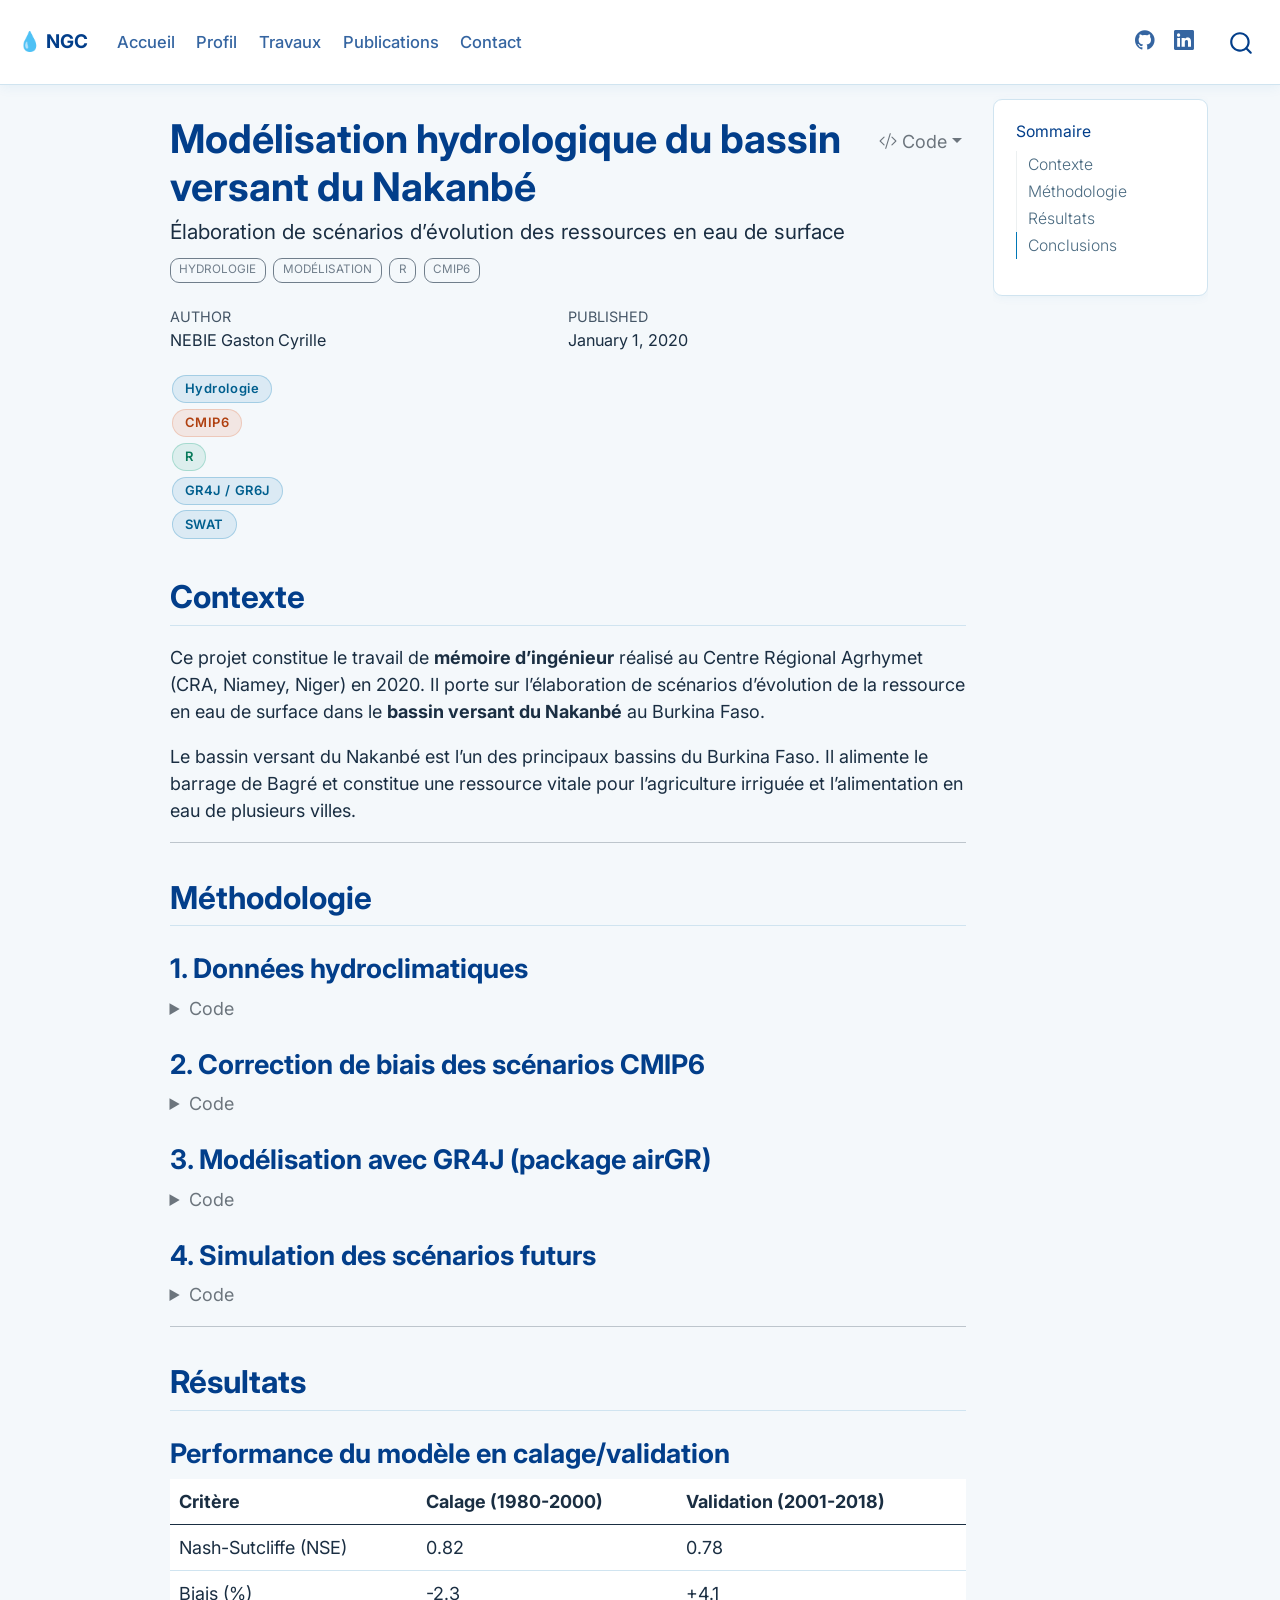
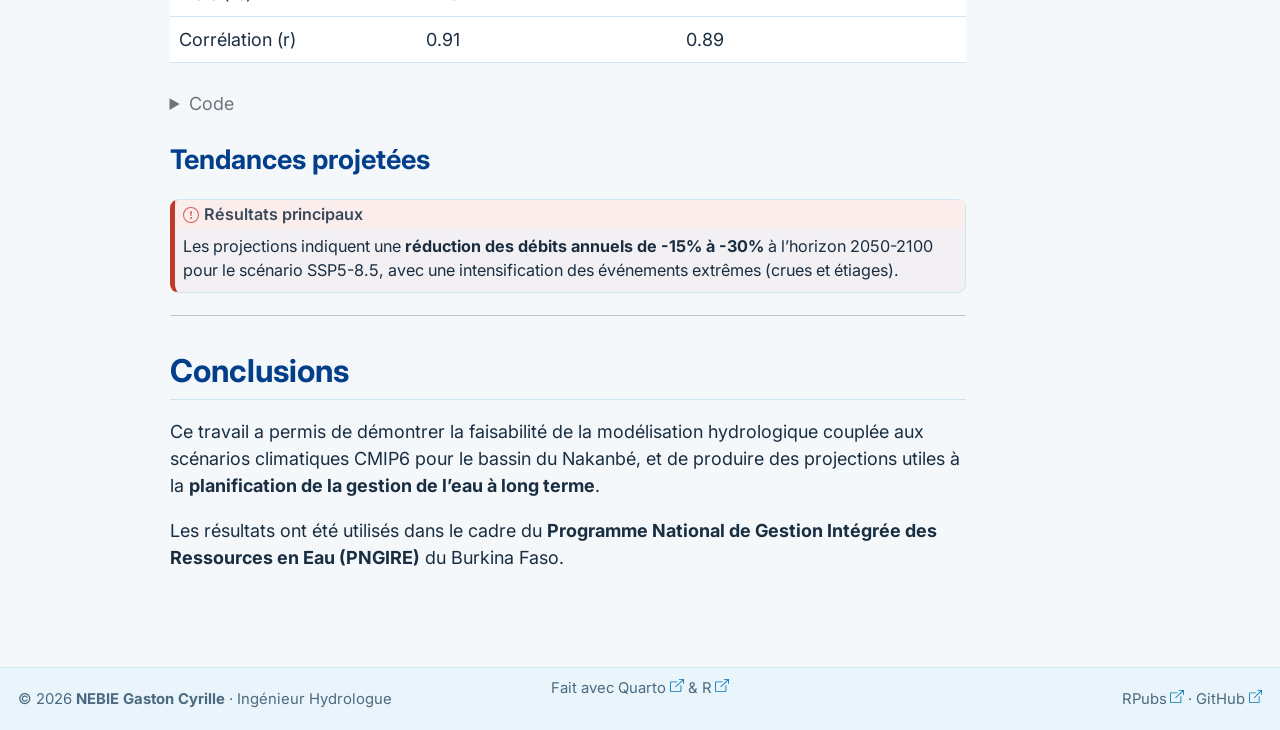
<file: docs/projects/modelisation-nakambe.html>
<!DOCTYPE html>
<html xmlns="http://www.w3.org/1999/xhtml" lang="en" xml:lang="en"><head>

<meta charset="utf-8">
<meta name="generator" content="quarto-1.0.38">

<meta name="viewport" content="width=device-width, initial-scale=1.0, user-scalable=yes">

<meta name="author" content="NEBIE Gaston Cyrille">
<meta name="dcterms.date" content="2020-01-01">

<title>NEBIE Gaston Cyrille - Modélisation hydrologique du bassin versant du Nakanbé</title>
<style>
code{white-space: pre-wrap;}
span.smallcaps{font-variant: small-caps;}
span.underline{text-decoration: underline;}
div.column{display: inline-block; vertical-align: top; width: 50%;}
div.hanging-indent{margin-left: 1.5em; text-indent: -1.5em;}
ul.task-list{list-style: none;}
pre > code.sourceCode { white-space: pre; position: relative; }
pre > code.sourceCode > span { display: inline-block; line-height: 1.25; }
pre > code.sourceCode > span:empty { height: 1.2em; }
.sourceCode { overflow: visible; }
code.sourceCode > span { color: inherit; text-decoration: inherit; }
div.sourceCode { margin: 1em 0; }
pre.sourceCode { margin: 0; }
@media screen {
div.sourceCode { overflow: auto; }
}
@media print {
pre > code.sourceCode { white-space: pre-wrap; }
pre > code.sourceCode > span { text-indent: -5em; padding-left: 5em; }
}
pre.numberSource code
  { counter-reset: source-line 0; }
pre.numberSource code > span
  { position: relative; left: -4em; counter-increment: source-line; }
pre.numberSource code > span > a:first-child::before
  { content: counter(source-line);
    position: relative; left: -1em; text-align: right; vertical-align: baseline;
    border: none; display: inline-block;
    -webkit-touch-callout: none; -webkit-user-select: none;
    -khtml-user-select: none; -moz-user-select: none;
    -ms-user-select: none; user-select: none;
    padding: 0 4px; width: 4em;
    color: #aaaaaa;
  }
pre.numberSource { margin-left: 3em; border-left: 1px solid #aaaaaa;  padding-left: 4px; }
div.sourceCode
  {   }
@media screen {
pre > code.sourceCode > span > a:first-child::before { text-decoration: underline; }
}
code span.al { color: #ff0000; font-weight: bold; } /* Alert */
code span.an { color: #60a0b0; font-weight: bold; font-style: italic; } /* Annotation */
code span.at { color: #7d9029; } /* Attribute */
code span.bn { color: #40a070; } /* BaseN */
code span.bu { } /* BuiltIn */
code span.cf { color: #007020; font-weight: bold; } /* ControlFlow */
code span.ch { color: #4070a0; } /* Char */
code span.cn { color: #880000; } /* Constant */
code span.co { color: #60a0b0; font-style: italic; } /* Comment */
code span.cv { color: #60a0b0; font-weight: bold; font-style: italic; } /* CommentVar */
code span.do { color: #ba2121; font-style: italic; } /* Documentation */
code span.dt { color: #902000; } /* DataType */
code span.dv { color: #40a070; } /* DecVal */
code span.er { color: #ff0000; font-weight: bold; } /* Error */
code span.ex { } /* Extension */
code span.fl { color: #40a070; } /* Float */
code span.fu { color: #06287e; } /* Function */
code span.im { } /* Import */
code span.in { color: #60a0b0; font-weight: bold; font-style: italic; } /* Information */
code span.kw { color: #007020; font-weight: bold; } /* Keyword */
code span.op { color: #666666; } /* Operator */
code span.ot { color: #007020; } /* Other */
code span.pp { color: #bc7a00; } /* Preprocessor */
code span.sc { color: #4070a0; } /* SpecialChar */
code span.ss { color: #bb6688; } /* SpecialString */
code span.st { color: #4070a0; } /* String */
code span.va { color: #19177c; } /* Variable */
code span.vs { color: #4070a0; } /* VerbatimString */
code span.wa { color: #60a0b0; font-weight: bold; font-style: italic; } /* Warning */
</style>


<script src="../site_libs/quarto-nav/quarto-nav.js"></script>
<script src="../site_libs/quarto-nav/headroom.min.js"></script>
<script src="../site_libs/clipboard/clipboard.min.js"></script>
<script src="../site_libs/quarto-search/autocomplete.umd.js"></script>
<script src="../site_libs/quarto-search/fuse.min.js"></script>
<script src="../site_libs/quarto-search/quarto-search.js"></script>
<meta name="quarto:offset" content="../">
<script src="../site_libs/quarto-html/quarto.js"></script>
<script src="../site_libs/quarto-html/popper.min.js"></script>
<script src="../site_libs/quarto-html/tippy.umd.min.js"></script>
<script src="../site_libs/quarto-html/anchor.min.js"></script>
<link href="../site_libs/quarto-html/tippy.css" rel="stylesheet">
<link href="../site_libs/quarto-html/quarto-syntax-highlighting.css" rel="stylesheet" id="quarto-text-highlighting-styles">
<script src="../site_libs/bootstrap/bootstrap.min.js"></script>
<link href="../site_libs/bootstrap/bootstrap-icons.css" rel="stylesheet">
<link href="../site_libs/bootstrap/bootstrap.min.css" rel="stylesheet" id="quarto-bootstrap" data-mode="light">
<script id="quarto-search-options" type="application/json">{
  "location": "navbar",
  "copy-button": false,
  "collapse-after": 3,
  "panel-placement": "end",
  "type": "overlay",
  "limit": 20,
  "language": {
    "search-no-results-text": "No results",
    "search-matching-documents-text": "matching documents",
    "search-copy-link-title": "Copy link to search",
    "search-hide-matches-text": "Hide additional matches",
    "search-more-match-text": "more match in this document",
    "search-more-matches-text": "more matches in this document",
    "search-clear-button-title": "Clear",
    "search-detached-cancel-button-title": "Cancel",
    "search-submit-button-title": "Submit"
  }
}</script>
<style>html{ scroll-behavior: smooth; }</style>


</head>

<body class="nav-fixed">

<div id="quarto-search-results"></div>
  <header id="quarto-header" class="headroom fixed-top">
    <nav class="navbar navbar-expand-lg navbar-dark ">
      <div class="navbar-container container-fluid">
      <a class="navbar-brand" href="../index.html">
    <span class="navbar-title">💧 NGC</span>
  </a>
          <button class="navbar-toggler" type="button" data-bs-toggle="collapse" data-bs-target="#navbarCollapse" aria-controls="navbarCollapse" aria-expanded="false" aria-label="Toggle navigation" onclick="if (window.quartoToggleHeadroom) { window.quartoToggleHeadroom(); }">
  <span class="navbar-toggler-icon"></span>
</button>
          <div class="collapse navbar-collapse" id="navbarCollapse">
            <ul class="navbar-nav navbar-nav-scroll me-auto">
  <li class="nav-item">
    <a class="nav-link" href="../index.html">Accueil</a>
  </li>  
  <li class="nav-item">
    <a class="nav-link" href="../about.html">Profil</a>
  </li>  
  <li class="nav-item">
    <a class="nav-link" href="../projects/index.html">Travaux</a>
  </li>  
  <li class="nav-item">
    <a class="nav-link" href="../publications.html">Publications</a>
  </li>  
  <li class="nav-item">
    <a class="nav-link" href="../contact.html">Contact</a>
  </li>  
</ul>
            <ul class="navbar-nav navbar-nav-scroll ms-auto">
  <li class="nav-item compact">
    <a class="nav-link" href="https://github.com/ngastoncyrille"><i class="bi bi-github" role="img" aria-label="GitHub">
</i> 
 </a>
  </li>  
  <li class="nav-item compact">
    <a class="nav-link" href="https://www.linkedin.com/in/gaston-cyrille-nebie-a2a977222"><i class="bi bi-linkedin" role="img" aria-label="LinkedIn">
</i> 
 </a>
  </li>  
</ul>
              <div id="quarto-search" class="" title="Search"></div>
          </div> <!-- /navcollapse -->
      </div> <!-- /container-fluid -->
    </nav>
</header>
<!-- content -->
<div id="quarto-content" class="quarto-container page-columns page-rows-contents page-layout-article page-navbar">
<!-- sidebar -->
<!-- margin-sidebar -->
    <div id="quarto-margin-sidebar" class="sidebar margin-sidebar">
        <nav id="TOC" role="doc-toc">
    <h2 id="toc-title">Sommaire</h2>
   
  <ul>
  <li><a href="#contexte" id="toc-contexte" class="nav-link active" data-scroll-target="#contexte">Contexte</a></li>
  <li><a href="#méthodologie" id="toc-méthodologie" class="nav-link" data-scroll-target="#méthodologie">Méthodologie</a>
  <ul class="collapse">
  <li><a href="#données-hydroclimatiques" id="toc-données-hydroclimatiques" class="nav-link" data-scroll-target="#données-hydroclimatiques">1. Données hydroclimatiques</a></li>
  <li><a href="#correction-de-biais-des-scénarios-cmip6" id="toc-correction-de-biais-des-scénarios-cmip6" class="nav-link" data-scroll-target="#correction-de-biais-des-scénarios-cmip6">2. Correction de biais des scénarios CMIP6</a></li>
  <li><a href="#modélisation-avec-gr4j-package-airgr" id="toc-modélisation-avec-gr4j-package-airgr" class="nav-link" data-scroll-target="#modélisation-avec-gr4j-package-airgr">3. Modélisation avec GR4J (package airGR)</a></li>
  <li><a href="#simulation-des-scénarios-futurs" id="toc-simulation-des-scénarios-futurs" class="nav-link" data-scroll-target="#simulation-des-scénarios-futurs">4. Simulation des scénarios futurs</a></li>
  </ul></li>
  <li><a href="#résultats" id="toc-résultats" class="nav-link" data-scroll-target="#résultats">Résultats</a>
  <ul class="collapse">
  <li><a href="#performance-du-modèle-en-calagevalidation" id="toc-performance-du-modèle-en-calagevalidation" class="nav-link" data-scroll-target="#performance-du-modèle-en-calagevalidation">Performance du modèle en calage/validation</a></li>
  <li><a href="#tendances-projetées" id="toc-tendances-projetées" class="nav-link" data-scroll-target="#tendances-projetées">Tendances projetées</a></li>
  </ul></li>
  <li><a href="#conclusions" id="toc-conclusions" class="nav-link" data-scroll-target="#conclusions">Conclusions</a></li>
  </ul>
</nav>
    </div>
<!-- main -->
<main class="content" id="quarto-document-content">

<header id="title-block-header" class="quarto-title-block default">
<div class="quarto-title">
<div class="quarto-title-block"><div><h1 class="title">Modélisation hydrologique du bassin versant du Nakanbé</h1><button type="button" class="btn code-tools-button dropdown-toggle" id="quarto-code-tools-menu" data-bs-toggle="dropdown" aria-expanded="false"><i class="bi"></i> Code</button><ul class="dropdown-menu dropdown-menu-end" aria-labelelledby="quarto-code-tools-menu"><li><a id="quarto-show-all-code" class="dropdown-item" href="javascript:void(0)" role="button">Show All Code</a></li><li><a id="quarto-hide-all-code" class="dropdown-item" href="javascript:void(0)" role="button">Hide All Code</a></li><li><hr class="dropdown-divider"></li><li><a id="quarto-view-source" class="dropdown-item" href="javascript:void(0)" role="button">View Source</a></li></ul></div></div>
<p class="subtitle lead">Élaboration de scénarios d’évolution des ressources en eau de surface</p>
  <div class="quarto-categories">
    <div class="quarto-category">Hydrologie</div>
    <div class="quarto-category">Modélisation</div>
    <div class="quarto-category">R</div>
    <div class="quarto-category">CMIP6</div>
  </div>
  </div>



<div class="quarto-title-meta">

    <div>
    <div class="quarto-title-meta-heading">Author</div>
    <div class="quarto-title-meta-contents">
             <p>NEBIE Gaston Cyrille </p>
          </div>
  </div>
    
    <div>
    <div class="quarto-title-meta-heading">Published</div>
    <div class="quarto-title-meta-contents">
      <p class="date">January 1, 2020</p>
    </div>
  </div>
    
  </div>
  

</header>

<div class="row g-2 mb-4">
<div class="col-auto">
<span class="tag tag-water">Hydrologie</span>
</div>
<div class="col-auto">
<span class="tag tag-climate">CMIP6</span>
</div>
<div class="col-auto">
<span class="tag tag-r">R</span>
</div>
<div class="col-auto">
<span class="tag tag-water">GR4J / GR6J</span>
</div>
<div class="col-auto">
<span class="tag tag-water">SWAT</span>
</div>
</div>
<section id="contexte" class="level2">
<h2 class="anchored" data-anchor-id="contexte">Contexte</h2>
<p>Ce projet constitue le travail de <strong>mémoire d’ingénieur</strong> réalisé au Centre Régional Agrhymet (CRA, Niamey, Niger) en 2020. Il porte sur l’élaboration de scénarios d’évolution de la ressource en eau de surface dans le <strong>bassin versant du Nakanbé</strong> au Burkina Faso.</p>
<p>Le bassin versant du Nakanbé est l’un des principaux bassins du Burkina Faso. Il alimente le barrage de Bagré et constitue une ressource vitale pour l’agriculture irriguée et l’alimentation en eau de plusieurs villes.</p>
<hr>
</section>
<section id="méthodologie" class="level2">
<h2 class="anchored" data-anchor-id="méthodologie">Méthodologie</h2>
<section id="données-hydroclimatiques" class="level3">
<h3 class="anchored" data-anchor-id="données-hydroclimatiques">1. Données hydroclimatiques</h3>
<div class="cell">
<details>
<summary>Code</summary>
<div class="sourceCode cell-code" id="cb1"><pre class="sourceCode r code-with-copy"><code class="sourceCode r"><span id="cb1-1"><a href="#cb1-1" aria-hidden="true" tabindex="-1"></a><span class="fu">library</span>(tidyverse)</span>
<span id="cb1-2"><a href="#cb1-2" aria-hidden="true" tabindex="-1"></a><span class="fu">library</span>(lubridate)</span>
<span id="cb1-3"><a href="#cb1-3" aria-hidden="true" tabindex="-1"></a><span class="fu">library</span>(ncdf4)</span>
<span id="cb1-4"><a href="#cb1-4" aria-hidden="true" tabindex="-1"></a></span>
<span id="cb1-5"><a href="#cb1-5" aria-hidden="true" tabindex="-1"></a><span class="co"># Charger les données observées</span></span>
<span id="cb1-6"><a href="#cb1-6" aria-hidden="true" tabindex="-1"></a><span class="co"># - Précipitations : 15 stations pluviométriques (1970-2018)</span></span>
<span id="cb1-7"><a href="#cb1-7" aria-hidden="true" tabindex="-1"></a><span class="co"># - Débits : Station de Wayen (1970-2018)</span></span>
<span id="cb1-8"><a href="#cb1-8" aria-hidden="true" tabindex="-1"></a><span class="co"># - ETP : Méthode Penman-Monteith</span></span>
<span id="cb1-9"><a href="#cb1-9" aria-hidden="true" tabindex="-1"></a></span>
<span id="cb1-10"><a href="#cb1-10" aria-hidden="true" tabindex="-1"></a>pluies <span class="ot">&lt;-</span> <span class="fu">read.csv</span>(<span class="st">"data/precipitations_nakambe.csv"</span>)</span>
<span id="cb1-11"><a href="#cb1-11" aria-hidden="true" tabindex="-1"></a>debits <span class="ot">&lt;-</span> <span class="fu">read.csv</span>(<span class="st">"data/debits_wayen.csv"</span>)</span></code><button title="Copy to Clipboard" class="code-copy-button"><i class="bi"></i></button></pre></div>
</details>
</div>
</section>
<section id="correction-de-biais-des-scénarios-cmip6" class="level3">
<h3 class="anchored" data-anchor-id="correction-de-biais-des-scénarios-cmip6">2. Correction de biais des scénarios CMIP6</h3>
<div class="cell">
<details>
<summary>Code</summary>
<div class="sourceCode cell-code" id="cb2"><pre class="sourceCode r code-with-copy"><code class="sourceCode r"><span id="cb2-1"><a href="#cb2-1" aria-hidden="true" tabindex="-1"></a><span class="fu">library</span>(ncdf4)</span>
<span id="cb2-2"><a href="#cb2-2" aria-hidden="true" tabindex="-1"></a><span class="fu">library</span>(qmap)</span>
<span id="cb2-3"><a href="#cb2-3" aria-hidden="true" tabindex="-1"></a></span>
<span id="cb2-4"><a href="#cb2-4" aria-hidden="true" tabindex="-1"></a><span class="co"># Ouvrir le fichier NetCDF CMIP6</span></span>
<span id="cb2-5"><a href="#cb2-5" aria-hidden="true" tabindex="-1"></a>nc_hist <span class="ot">&lt;-</span> <span class="fu">nc_open</span>(<span class="st">"data/pr_hist_CMIP6.nc"</span>)</span>
<span id="cb2-6"><a href="#cb2-6" aria-hidden="true" tabindex="-1"></a>nc_futur <span class="ot">&lt;-</span> <span class="fu">nc_open</span>(<span class="st">"data/pr_ssp245_CMIP6.nc"</span>)</span>
<span id="cb2-7"><a href="#cb2-7" aria-hidden="true" tabindex="-1"></a></span>
<span id="cb2-8"><a href="#cb2-8" aria-hidden="true" tabindex="-1"></a><span class="co"># Extraire les données de précipitation</span></span>
<span id="cb2-9"><a href="#cb2-9" aria-hidden="true" tabindex="-1"></a>pr_hist <span class="ot">&lt;-</span> <span class="fu">ncvar_get</span>(nc_hist, <span class="st">"pr"</span>)</span>
<span id="cb2-10"><a href="#cb2-10" aria-hidden="true" tabindex="-1"></a>pr_futur <span class="ot">&lt;-</span> <span class="fu">ncvar_get</span>(nc_futur, <span class="st">"pr"</span>)</span>
<span id="cb2-11"><a href="#cb2-11" aria-hidden="true" tabindex="-1"></a></span>
<span id="cb2-12"><a href="#cb2-12" aria-hidden="true" tabindex="-1"></a><span class="co"># Correction par Quantile Mapping (QM)</span></span>
<span id="cb2-13"><a href="#cb2-13" aria-hidden="true" tabindex="-1"></a>qm_fit <span class="ot">&lt;-</span> <span class="fu">fitQmap</span>(</span>
<span id="cb2-14"><a href="#cb2-14" aria-hidden="true" tabindex="-1"></a>  <span class="at">obs =</span> pluies_obs_ref,</span>
<span id="cb2-15"><a href="#cb2-15" aria-hidden="true" tabindex="-1"></a>  <span class="at">mod =</span> pr_hist_ref,</span>
<span id="cb2-16"><a href="#cb2-16" aria-hidden="true" tabindex="-1"></a>  <span class="at">method =</span> <span class="st">"RQUANT"</span>,</span>
<span id="cb2-17"><a href="#cb2-17" aria-hidden="true" tabindex="-1"></a>  <span class="at">qstep =</span> <span class="fl">0.01</span></span>
<span id="cb2-18"><a href="#cb2-18" aria-hidden="true" tabindex="-1"></a>)</span>
<span id="cb2-19"><a href="#cb2-19" aria-hidden="true" tabindex="-1"></a></span>
<span id="cb2-20"><a href="#cb2-20" aria-hidden="true" tabindex="-1"></a>pr_futur_corrige <span class="ot">&lt;-</span> <span class="fu">doQmap</span>(pr_futur, qm_fit)</span></code><button title="Copy to Clipboard" class="code-copy-button"><i class="bi"></i></button></pre></div>
</details>
</div>
</section>
<section id="modélisation-avec-gr4j-package-airgr" class="level3">
<h3 class="anchored" data-anchor-id="modélisation-avec-gr4j-package-airgr">3. Modélisation avec GR4J (package airGR)</h3>
<div class="cell">
<details>
<summary>Code</summary>
<div class="sourceCode cell-code" id="cb3"><pre class="sourceCode r code-with-copy"><code class="sourceCode r"><span id="cb3-1"><a href="#cb3-1" aria-hidden="true" tabindex="-1"></a><span class="fu">library</span>(airGR)</span>
<span id="cb3-2"><a href="#cb3-2" aria-hidden="true" tabindex="-1"></a></span>
<span id="cb3-3"><a href="#cb3-3" aria-hidden="true" tabindex="-1"></a><span class="co"># Préparer les données d'entrée</span></span>
<span id="cb3-4"><a href="#cb3-4" aria-hidden="true" tabindex="-1"></a>InputsModel <span class="ot">&lt;-</span> <span class="fu">CreateInputsModel</span>(</span>
<span id="cb3-5"><a href="#cb3-5" aria-hidden="true" tabindex="-1"></a>  <span class="at">FUN_MOD    =</span> RunModel_GR4J,</span>
<span id="cb3-6"><a href="#cb3-6" aria-hidden="true" tabindex="-1"></a>  <span class="at">DatesR     =</span> <span class="fu">as.POSIXct</span>(debits<span class="sc">$</span>date),</span>
<span id="cb3-7"><a href="#cb3-7" aria-hidden="true" tabindex="-1"></a>  <span class="at">Precip     =</span> pluies_bassin<span class="sc">$</span>P,</span>
<span id="cb3-8"><a href="#cb3-8" aria-hidden="true" tabindex="-1"></a>  <span class="at">PotEvap    =</span> etp<span class="sc">$</span>ETP</span>
<span id="cb3-9"><a href="#cb3-9" aria-hidden="true" tabindex="-1"></a>)</span>
<span id="cb3-10"><a href="#cb3-10" aria-hidden="true" tabindex="-1"></a></span>
<span id="cb3-11"><a href="#cb3-11" aria-hidden="true" tabindex="-1"></a><span class="co"># Paramètres calés par algorithme de Nelder-Mead</span></span>
<span id="cb3-12"><a href="#cb3-12" aria-hidden="true" tabindex="-1"></a>RunOptions <span class="ot">&lt;-</span> <span class="fu">CreateRunOptions</span>(</span>
<span id="cb3-13"><a href="#cb3-13" aria-hidden="true" tabindex="-1"></a>  <span class="at">FUN_MOD        =</span> RunModel_GR4J,</span>
<span id="cb3-14"><a href="#cb3-14" aria-hidden="true" tabindex="-1"></a>  <span class="at">InputsModel    =</span> InputsModel,</span>
<span id="cb3-15"><a href="#cb3-15" aria-hidden="true" tabindex="-1"></a>  <span class="at">IndPeriod_Run  =</span> <span class="dv">1</span><span class="sc">:</span><span class="fu">length</span>(debits<span class="sc">$</span>date),</span>
<span id="cb3-16"><a href="#cb3-16" aria-hidden="true" tabindex="-1"></a>  <span class="at">IniStates      =</span> <span class="cn">NULL</span>,</span>
<span id="cb3-17"><a href="#cb3-17" aria-hidden="true" tabindex="-1"></a>  <span class="at">IniResLevels   =</span> <span class="cn">NULL</span></span>
<span id="cb3-18"><a href="#cb3-18" aria-hidden="true" tabindex="-1"></a>)</span>
<span id="cb3-19"><a href="#cb3-19" aria-hidden="true" tabindex="-1"></a></span>
<span id="cb3-20"><a href="#cb3-20" aria-hidden="true" tabindex="-1"></a><span class="co"># Calibration</span></span>
<span id="cb3-21"><a href="#cb3-21" aria-hidden="true" tabindex="-1"></a>CalibOptions <span class="ot">&lt;-</span> <span class="fu">CreateCalibOptions</span>(</span>
<span id="cb3-22"><a href="#cb3-22" aria-hidden="true" tabindex="-1"></a>  <span class="at">FUN_MOD            =</span> RunModel_GR4J,</span>
<span id="cb3-23"><a href="#cb3-23" aria-hidden="true" tabindex="-1"></a>  <span class="at">FUN_CALIB          =</span> Calibration_Michel,</span>
<span id="cb3-24"><a href="#cb3-24" aria-hidden="true" tabindex="-1"></a>  <span class="at">SearchRanges       =</span> <span class="fu">matrix</span>(</span>
<span id="cb3-25"><a href="#cb3-25" aria-hidden="true" tabindex="-1"></a>    <span class="fu">c</span>(<span class="dv">100</span>, <span class="fl">0.5</span>, <span class="dv">20</span>, <span class="fl">1.1</span>, <span class="dv">5000</span>, <span class="dv">5</span>, <span class="dv">300</span>, <span class="fl">2.9</span>),</span>
<span id="cb3-26"><a href="#cb3-26" aria-hidden="true" tabindex="-1"></a>    <span class="at">ncol =</span> <span class="dv">2</span></span>
<span id="cb3-27"><a href="#cb3-27" aria-hidden="true" tabindex="-1"></a>  )</span>
<span id="cb3-28"><a href="#cb3-28" aria-hidden="true" tabindex="-1"></a>)</span>
<span id="cb3-29"><a href="#cb3-29" aria-hidden="true" tabindex="-1"></a></span>
<span id="cb3-30"><a href="#cb3-30" aria-hidden="true" tabindex="-1"></a>Param_calib <span class="ot">&lt;-</span> <span class="fu">Calibration</span>(</span>
<span id="cb3-31"><a href="#cb3-31" aria-hidden="true" tabindex="-1"></a>  <span class="at">InputsModel  =</span> InputsModel,</span>
<span id="cb3-32"><a href="#cb3-32" aria-hidden="true" tabindex="-1"></a>  <span class="at">RunOptions   =</span> RunOptions,</span>
<span id="cb3-33"><a href="#cb3-33" aria-hidden="true" tabindex="-1"></a>  <span class="at">InputsCrit   =</span> <span class="fu">CreateInputsCrit</span>(</span>
<span id="cb3-34"><a href="#cb3-34" aria-hidden="true" tabindex="-1"></a>    <span class="at">FUN_CRIT   =</span> ErrorCrit_NSE,</span>
<span id="cb3-35"><a href="#cb3-35" aria-hidden="true" tabindex="-1"></a>    <span class="at">InputsModel =</span> InputsModel,</span>
<span id="cb3-36"><a href="#cb3-36" aria-hidden="true" tabindex="-1"></a>    <span class="at">RunOptions =</span> RunOptions,</span>
<span id="cb3-37"><a href="#cb3-37" aria-hidden="true" tabindex="-1"></a>    <span class="at">Obs        =</span> debits<span class="sc">$</span>Q</span>
<span id="cb3-38"><a href="#cb3-38" aria-hidden="true" tabindex="-1"></a>  ),</span>
<span id="cb3-39"><a href="#cb3-39" aria-hidden="true" tabindex="-1"></a>  <span class="at">CalibOptions =</span> CalibOptions,</span>
<span id="cb3-40"><a href="#cb3-40" aria-hidden="true" tabindex="-1"></a>  <span class="at">FUN_MOD      =</span> RunModel_GR4J,</span>
<span id="cb3-41"><a href="#cb3-41" aria-hidden="true" tabindex="-1"></a>  <span class="at">FUN_CALIB    =</span> Calibration_Michel</span>
<span id="cb3-42"><a href="#cb3-42" aria-hidden="true" tabindex="-1"></a>)</span>
<span id="cb3-43"><a href="#cb3-43" aria-hidden="true" tabindex="-1"></a></span>
<span id="cb3-44"><a href="#cb3-44" aria-hidden="true" tabindex="-1"></a><span class="fu">cat</span>(<span class="st">"Paramètres calés GR4J :"</span>, Param_calib<span class="sc">$</span>ParamFinalR, <span class="st">"</span><span class="sc">\n</span><span class="st">"</span>)</span>
<span id="cb3-45"><a href="#cb3-45" aria-hidden="true" tabindex="-1"></a><span class="fu">cat</span>(<span class="st">"NSE :"</span>, Param_calib<span class="sc">$</span>CritFinal, <span class="st">"</span><span class="sc">\n</span><span class="st">"</span>)</span></code><button title="Copy to Clipboard" class="code-copy-button"><i class="bi"></i></button></pre></div>
</details>
</div>
</section>
<section id="simulation-des-scénarios-futurs" class="level3">
<h3 class="anchored" data-anchor-id="simulation-des-scénarios-futurs">4. Simulation des scénarios futurs</h3>
<div class="cell">
<details>
<summary>Code</summary>
<div class="sourceCode cell-code" id="cb4"><pre class="sourceCode r code-with-copy"><code class="sourceCode r"><span id="cb4-1"><a href="#cb4-1" aria-hidden="true" tabindex="-1"></a><span class="co"># Simuler avec les données climatiques corrigées</span></span>
<span id="cb4-2"><a href="#cb4-2" aria-hidden="true" tabindex="-1"></a><span class="co"># Scénario SSP2-4.5 et SSP5-8.5</span></span>
<span id="cb4-3"><a href="#cb4-3" aria-hidden="true" tabindex="-1"></a></span>
<span id="cb4-4"><a href="#cb4-4" aria-hidden="true" tabindex="-1"></a>scenarios <span class="ot">&lt;-</span> <span class="fu">list</span>(</span>
<span id="cb4-5"><a href="#cb4-5" aria-hidden="true" tabindex="-1"></a>  <span class="at">SSP245 =</span> pr_futur_corrige_ssp245,</span>
<span id="cb4-6"><a href="#cb4-6" aria-hidden="true" tabindex="-1"></a>  <span class="at">SSP585 =</span> pr_futur_corrige_ssp585</span>
<span id="cb4-7"><a href="#cb4-7" aria-hidden="true" tabindex="-1"></a>)</span>
<span id="cb4-8"><a href="#cb4-8" aria-hidden="true" tabindex="-1"></a></span>
<span id="cb4-9"><a href="#cb4-9" aria-hidden="true" tabindex="-1"></a>resultats_scenarios <span class="ot">&lt;-</span> <span class="fu">lapply</span>(<span class="fu">names</span>(scenarios), <span class="cf">function</span>(sc) {</span>
<span id="cb4-10"><a href="#cb4-10" aria-hidden="true" tabindex="-1"></a>  <span class="co"># Simulation hydrologique</span></span>
<span id="cb4-11"><a href="#cb4-11" aria-hidden="true" tabindex="-1"></a>  InputsModel_fut <span class="ot">&lt;-</span> <span class="fu">CreateInputsModel</span>(</span>
<span id="cb4-12"><a href="#cb4-12" aria-hidden="true" tabindex="-1"></a>    <span class="at">FUN_MOD =</span> RunModel_GR4J,</span>
<span id="cb4-13"><a href="#cb4-13" aria-hidden="true" tabindex="-1"></a>    <span class="at">DatesR  =</span> dates_futur,</span>
<span id="cb4-14"><a href="#cb4-14" aria-hidden="true" tabindex="-1"></a>    <span class="at">Precip  =</span> scenarios[[sc]],</span>
<span id="cb4-15"><a href="#cb4-15" aria-hidden="true" tabindex="-1"></a>    <span class="at">PotEvap =</span> etp_futur</span>
<span id="cb4-16"><a href="#cb4-16" aria-hidden="true" tabindex="-1"></a>  )</span>
<span id="cb4-17"><a href="#cb4-17" aria-hidden="true" tabindex="-1"></a>  </span>
<span id="cb4-18"><a href="#cb4-18" aria-hidden="true" tabindex="-1"></a>  OutputsModel <span class="ot">&lt;-</span> <span class="fu">RunModel_GR4J</span>(</span>
<span id="cb4-19"><a href="#cb4-19" aria-hidden="true" tabindex="-1"></a>    <span class="at">InputsModel =</span> InputsModel_fut,</span>
<span id="cb4-20"><a href="#cb4-20" aria-hidden="true" tabindex="-1"></a>    <span class="at">RunOptions  =</span> RunOptions_fut,</span>
<span id="cb4-21"><a href="#cb4-21" aria-hidden="true" tabindex="-1"></a>    <span class="at">Param       =</span> Param_calib<span class="sc">$</span>ParamFinalR</span>
<span id="cb4-22"><a href="#cb4-22" aria-hidden="true" tabindex="-1"></a>  )</span>
<span id="cb4-23"><a href="#cb4-23" aria-hidden="true" tabindex="-1"></a>  </span>
<span id="cb4-24"><a href="#cb4-24" aria-hidden="true" tabindex="-1"></a>  <span class="fu">data.frame</span>(</span>
<span id="cb4-25"><a href="#cb4-25" aria-hidden="true" tabindex="-1"></a>    <span class="at">date    =</span> dates_futur,</span>
<span id="cb4-26"><a href="#cb4-26" aria-hidden="true" tabindex="-1"></a>    <span class="at">debit   =</span> OutputsModel<span class="sc">$</span>Qsim,</span>
<span id="cb4-27"><a href="#cb4-27" aria-hidden="true" tabindex="-1"></a>    <span class="at">scenario =</span> sc</span>
<span id="cb4-28"><a href="#cb4-28" aria-hidden="true" tabindex="-1"></a>  )</span>
<span id="cb4-29"><a href="#cb4-29" aria-hidden="true" tabindex="-1"></a>})</span>
<span id="cb4-30"><a href="#cb4-30" aria-hidden="true" tabindex="-1"></a></span>
<span id="cb4-31"><a href="#cb4-31" aria-hidden="true" tabindex="-1"></a>debits_scenarios <span class="ot">&lt;-</span> <span class="fu">bind_rows</span>(resultats_scenarios)</span></code><button title="Copy to Clipboard" class="code-copy-button"><i class="bi"></i></button></pre></div>
</details>
</div>
<hr>
</section>
</section>
<section id="résultats" class="level2">
<h2 class="anchored" data-anchor-id="résultats">Résultats</h2>
<section id="performance-du-modèle-en-calagevalidation" class="level3">
<h3 class="anchored" data-anchor-id="performance-du-modèle-en-calagevalidation">Performance du modèle en calage/validation</h3>
<table class="table">
<thead>
<tr class="header">
<th>Critère</th>
<th>Calage (1980-2000)</th>
<th>Validation (2001-2018)</th>
</tr>
</thead>
<tbody>
<tr class="odd">
<td>Nash-Sutcliffe (NSE)</td>
<td>0.82</td>
<td>0.78</td>
</tr>
<tr class="even">
<td>Biais (%)</td>
<td>-2.3</td>
<td>+4.1</td>
</tr>
<tr class="odd">
<td>Corrélation (r)</td>
<td>0.91</td>
<td>0.89</td>
</tr>
</tbody>
</table>
<div class="cell">
<details>
<summary>Code</summary>
<div class="sourceCode cell-code" id="cb5"><pre class="sourceCode r code-with-copy"><code class="sourceCode r"><span id="cb5-1"><a href="#cb5-1" aria-hidden="true" tabindex="-1"></a><span class="fu">library</span>(ggplot2)</span>
<span id="cb5-2"><a href="#cb5-2" aria-hidden="true" tabindex="-1"></a></span>
<span id="cb5-3"><a href="#cb5-3" aria-hidden="true" tabindex="-1"></a><span class="fu">ggplot</span>(debits_scenarios, <span class="fu">aes</span>(<span class="at">x =</span> date, <span class="at">y =</span> debit, <span class="at">color =</span> scenario)) <span class="sc">+</span></span>
<span id="cb5-4"><a href="#cb5-4" aria-hidden="true" tabindex="-1"></a>  <span class="fu">geom_line</span>(<span class="at">alpha =</span> <span class="fl">0.7</span>) <span class="sc">+</span></span>
<span id="cb5-5"><a href="#cb5-5" aria-hidden="true" tabindex="-1"></a>  <span class="fu">scale_color_manual</span>(</span>
<span id="cb5-6"><a href="#cb5-6" aria-hidden="true" tabindex="-1"></a>    <span class="at">values =</span> <span class="fu">c</span>(<span class="st">"SSP245"</span> <span class="ot">=</span> <span class="st">"#0096c7"</span>, <span class="st">"SSP585"</span> <span class="ot">=</span> <span class="st">"#e63946"</span>),</span>
<span id="cb5-7"><a href="#cb5-7" aria-hidden="true" tabindex="-1"></a>    <span class="at">labels =</span> <span class="fu">c</span>(<span class="st">"SSP2-4.5 (optimiste)"</span>, <span class="st">"SSP5-8.5 (pessimiste)"</span>)</span>
<span id="cb5-8"><a href="#cb5-8" aria-hidden="true" tabindex="-1"></a>  ) <span class="sc">+</span></span>
<span id="cb5-9"><a href="#cb5-9" aria-hidden="true" tabindex="-1"></a>  <span class="fu">labs</span>(</span>
<span id="cb5-10"><a href="#cb5-10" aria-hidden="true" tabindex="-1"></a>    <span class="at">title    =</span> <span class="st">"Évolution des débits simulés — Bassin versant du Nakanbé"</span>,</span>
<span id="cb5-11"><a href="#cb5-11" aria-hidden="true" tabindex="-1"></a>    <span class="at">subtitle =</span> <span class="st">"Modèle GR4J · Scénarios CMIP6 corrigés"</span>,</span>
<span id="cb5-12"><a href="#cb5-12" aria-hidden="true" tabindex="-1"></a>    <span class="at">x        =</span> <span class="cn">NULL</span>, <span class="at">y =</span> <span class="st">"Débit (m³/s)"</span>,</span>
<span id="cb5-13"><a href="#cb5-13" aria-hidden="true" tabindex="-1"></a>    <span class="at">color    =</span> <span class="st">"Scénario"</span></span>
<span id="cb5-14"><a href="#cb5-14" aria-hidden="true" tabindex="-1"></a>  ) <span class="sc">+</span></span>
<span id="cb5-15"><a href="#cb5-15" aria-hidden="true" tabindex="-1"></a>  <span class="fu">theme_minimal</span>(<span class="at">base_size =</span> <span class="dv">13</span>) <span class="sc">+</span></span>
<span id="cb5-16"><a href="#cb5-16" aria-hidden="true" tabindex="-1"></a>  <span class="fu">theme</span>(</span>
<span id="cb5-17"><a href="#cb5-17" aria-hidden="true" tabindex="-1"></a>    <span class="at">plot.background  =</span> <span class="fu">element_rect</span>(<span class="at">fill =</span> <span class="st">"#0d1b2a"</span>, <span class="at">color =</span> <span class="cn">NA</span>),</span>
<span id="cb5-18"><a href="#cb5-18" aria-hidden="true" tabindex="-1"></a>    <span class="at">panel.background =</span> <span class="fu">element_rect</span>(<span class="at">fill =</span> <span class="st">"#112240"</span>, <span class="at">color =</span> <span class="cn">NA</span>),</span>
<span id="cb5-19"><a href="#cb5-19" aria-hidden="true" tabindex="-1"></a>    <span class="at">panel.grid =</span> <span class="fu">element_line</span>(<span class="at">color =</span> <span class="st">"#1a3a6b"</span>),</span>
<span id="cb5-20"><a href="#cb5-20" aria-hidden="true" tabindex="-1"></a>    <span class="at">axis.text  =</span> <span class="fu">element_text</span>(<span class="at">color =</span> <span class="st">"#cdd6f4"</span>),</span>
<span id="cb5-21"><a href="#cb5-21" aria-hidden="true" tabindex="-1"></a>    <span class="at">axis.title =</span> <span class="fu">element_text</span>(<span class="at">color =</span> <span class="st">"#90a8c0"</span>),</span>
<span id="cb5-22"><a href="#cb5-22" aria-hidden="true" tabindex="-1"></a>    <span class="at">plot.title    =</span> <span class="fu">element_text</span>(<span class="at">color =</span> <span class="st">"#90e0ef"</span>, <span class="at">face =</span> <span class="st">"bold"</span>),</span>
<span id="cb5-23"><a href="#cb5-23" aria-hidden="true" tabindex="-1"></a>    <span class="at">plot.subtitle =</span> <span class="fu">element_text</span>(<span class="at">color =</span> <span class="st">"#7090a0"</span>),</span>
<span id="cb5-24"><a href="#cb5-24" aria-hidden="true" tabindex="-1"></a>    <span class="at">legend.background =</span> <span class="fu">element_rect</span>(<span class="at">fill =</span> <span class="st">"#112240"</span>, <span class="at">color =</span> <span class="cn">NA</span>),</span>
<span id="cb5-25"><a href="#cb5-25" aria-hidden="true" tabindex="-1"></a>    <span class="at">legend.text  =</span> <span class="fu">element_text</span>(<span class="at">color =</span> <span class="st">"#cdd6f4"</span>),</span>
<span id="cb5-26"><a href="#cb5-26" aria-hidden="true" tabindex="-1"></a>    <span class="at">legend.title =</span> <span class="fu">element_text</span>(<span class="at">color =</span> <span class="st">"#90a8c0"</span>)</span>
<span id="cb5-27"><a href="#cb5-27" aria-hidden="true" tabindex="-1"></a>  )</span></code><button title="Copy to Clipboard" class="code-copy-button"><i class="bi"></i></button></pre></div>
</details>
</div>
</section>
<section id="tendances-projetées" class="level3">
<h3 class="anchored" data-anchor-id="tendances-projetées">Tendances projetées</h3>
<div class="callout-important callout callout-style-default callout-captioned">
<div class="callout-header d-flex align-content-center">
<div class="callout-icon-container">
<i class="callout-icon"></i>
</div>
<div class="callout-caption-container flex-fill">
Résultats principaux
</div>
</div>
<div class="callout-body-container callout-body">
<p>Les projections indiquent une <strong>réduction des débits annuels de -15% à -30%</strong> à l’horizon 2050-2100 pour le scénario SSP5-8.5, avec une intensification des événements extrêmes (crues et étiages).</p>
</div>
</div>
<hr>
</section>
</section>
<section id="conclusions" class="level2">
<h2 class="anchored" data-anchor-id="conclusions">Conclusions</h2>
<p>Ce travail a permis de démontrer la faisabilité de la modélisation hydrologique couplée aux scénarios climatiques CMIP6 pour le bassin du Nakanbé, et de produire des projections utiles à la <strong>planification de la gestion de l’eau à long terme</strong>.</p>
<p>Les résultats ont été utilisés dans le cadre du <strong>Programme National de Gestion Intégrée des Ressources en Eau (PNGIRE)</strong> du Burkina Faso.</p>


<!-- -->

</section>

</main> <!-- /main -->
<script id="quarto-html-after-body" type="application/javascript">
window.document.addEventListener("DOMContentLoaded", function (event) {
  const toggleBodyColorMode = (bsSheetEl) => {
    const mode = bsSheetEl.getAttribute("data-mode");
    const bodyEl = window.document.querySelector("body");
    if (mode === "dark") {
      bodyEl.classList.add("quarto-dark");
      bodyEl.classList.remove("quarto-light");
    } else {
      bodyEl.classList.add("quarto-light");
      bodyEl.classList.remove("quarto-dark");
    }
  }
  const toggleBodyColorPrimary = () => {
    const bsSheetEl = window.document.querySelector("link#quarto-bootstrap");
    if (bsSheetEl) {
      toggleBodyColorMode(bsSheetEl);
    }
  }
  toggleBodyColorPrimary();  
  const icon = "";
  const anchorJS = new window.AnchorJS();
  anchorJS.options = {
    placement: 'right',
    icon: icon
  };
  anchorJS.add('.anchored');
  const clipboard = new window.ClipboardJS('.code-copy-button', {
    target: function(trigger) {
      return trigger.previousElementSibling;
    }
  });
  clipboard.on('success', function(e) {
    // button target
    const button = e.trigger;
    // don't keep focus
    button.blur();
    // flash "checked"
    button.classList.add('code-copy-button-checked');
    var currentTitle = button.getAttribute("title");
    button.setAttribute("title", "Copied!");
    setTimeout(function() {
      button.setAttribute("title", currentTitle);
      button.classList.remove('code-copy-button-checked');
    }, 1000);
    // clear code selection
    e.clearSelection();
  });
  const viewSource = window.document.getElementById('quarto-view-source') ||
                     window.document.getElementById('quarto-code-tools-source');
  if (viewSource) {
    const sourceUrl = viewSource.getAttribute("data-quarto-source-url");
    viewSource.addEventListener("click", function(e) {
      if (sourceUrl) {
        // rstudio viewer pane
        if (/\bcapabilities=\b/.test(window.location)) {
          window.open(sourceUrl);
        } else {
          window.location.href = sourceUrl;
        }
      } else {
        const modal = new bootstrap.Modal(document.getElementById('quarto-embedded-source-code-modal'));
        modal.show();
      }
      return false;
    });
  }
  function toggleCodeHandler(show) {
    return function(e) {
      const detailsSrc = window.document.querySelectorAll(".cell > details > .sourceCode");
      for (let i=0; i<detailsSrc.length; i++) {
        const details = detailsSrc[i].parentElement;
        if (show) {
          details.open = true;
        } else {
          details.removeAttribute("open");
        }
      }
      const cellCodeDivs = window.document.querySelectorAll(".cell > .sourceCode");
      const fromCls = show ? "hidden" : "unhidden";
      const toCls = show ? "unhidden" : "hidden";
      for (let i=0; i<cellCodeDivs.length; i++) {
        const codeDiv = cellCodeDivs[i];
        if (codeDiv.classList.contains(fromCls)) {
          codeDiv.classList.remove(fromCls);
          codeDiv.classList.add(toCls);
        } 
      }
      return false;
    }
  }
  const hideAllCode = window.document.getElementById("quarto-hide-all-code");
  if (hideAllCode) {
    hideAllCode.addEventListener("click", toggleCodeHandler(false));
  }
  const showAllCode = window.document.getElementById("quarto-show-all-code");
  if (showAllCode) {
    showAllCode.addEventListener("click", toggleCodeHandler(true));
  }
  function tippyHover(el, contentFn) {
    const config = {
      allowHTML: true,
      content: contentFn,
      maxWidth: 500,
      delay: 100,
      arrow: false,
      appendTo: function(el) {
          return el.parentElement;
      },
      interactive: true,
      interactiveBorder: 10,
      theme: 'quarto',
      placement: 'bottom-start'
    };
    window.tippy(el, config); 
  }
  const noterefs = window.document.querySelectorAll('a[role="doc-noteref"]');
  for (var i=0; i<noterefs.length; i++) {
    const ref = noterefs[i];
    tippyHover(ref, function() {
      let href = ref.getAttribute('href');
      try { href = new URL(href).hash; } catch {}
      const id = href.replace(/^#\/?/, "");
      const note = window.document.getElementById(id);
      return note.innerHTML;
    });
  }
  var bibliorefs = window.document.querySelectorAll('a[role="doc-biblioref"]');
  for (var i=0; i<bibliorefs.length; i++) {
    const ref = bibliorefs[i];
    const cites = ref.parentNode.getAttribute('data-cites').split(' ');
    tippyHover(ref, function() {
      var popup = window.document.createElement('div');
      cites.forEach(function(cite) {
        var citeDiv = window.document.createElement('div');
        citeDiv.classList.add('hanging-indent');
        citeDiv.classList.add('csl-entry');
        var biblioDiv = window.document.getElementById('ref-' + cite);
        if (biblioDiv) {
          citeDiv.innerHTML = biblioDiv.innerHTML;
        }
        popup.appendChild(citeDiv);
      });
      return popup.innerHTML;
    });
  }
    var localhostRegex = new RegExp(/^(?:http|https):\/\/localhost\:?[0-9]*\//);
      var filterRegex = new RegExp(/https:\/\/ngastoncyrille\.github\.io/);
    var isInternal = (href) => {
        return filterRegex.test(href) || localhostRegex.test(href);
    }
    // Inspect non-navigation links and adorn them if external
    var links = window.document.querySelectorAll('a:not(.nav-link):not(.navbar-brand):not(.toc-action):not(.sidebar-link):not(.sidebar-item-toggle):not(.pagination-link):not(.no-external)');
    for (var i=0; i<links.length; i++) {
      const link = links[i];
      if (!isInternal(link.href)) {
          // target, if specified
          link.setAttribute("target", "_blank");
          // default icon
          link.classList.add("external");
      }
    }
});
</script><div class="modal fade" id="quarto-embedded-source-code-modal" tabindex="-1" aria-labelledby="quarto-embedded-source-code-modal-label" aria-hidden="true"><div class="modal-dialog modal-dialog-scrollable"><div class="modal-content"><div class="modal-header"><h5 class="modal-title" id="quarto-embedded-source-code-modal-label">Source Code</h5><button class="btn-close" data-bs-dismiss="modal"></button></div><div class="modal-body"><div class="">
<div class="sourceCode" id="cb6" data-shortcodes="false"><pre class="sourceCode markdown code-with-copy"><code class="sourceCode markdown"><span id="cb6-1"><a href="#cb6-1" aria-hidden="true" tabindex="-1"></a><span class="co">---</span></span>
<span id="cb6-2"><a href="#cb6-2" aria-hidden="true" tabindex="-1"></a><span class="an">title:</span><span class="co"> "Modélisation hydrologique du bassin versant du Nakanbé"</span></span>
<span id="cb6-3"><a href="#cb6-3" aria-hidden="true" tabindex="-1"></a><span class="an">subtitle:</span><span class="co"> "Élaboration de scénarios d'évolution des ressources en eau de surface"</span></span>
<span id="cb6-4"><a href="#cb6-4" aria-hidden="true" tabindex="-1"></a><span class="an">author:</span><span class="co"> "NEBIE Gaston Cyrille"</span></span>
<span id="cb6-5"><a href="#cb6-5" aria-hidden="true" tabindex="-1"></a><span class="an">date:</span><span class="co"> "2020"</span></span>
<span id="cb6-6"><a href="#cb6-6" aria-hidden="true" tabindex="-1"></a><span class="an">categories:</span><span class="co"> [Hydrologie, Modélisation, R, CMIP6]</span></span>
<span id="cb6-7"><a href="#cb6-7" aria-hidden="true" tabindex="-1"></a><span class="an">format:</span></span>
<span id="cb6-8"><a href="#cb6-8" aria-hidden="true" tabindex="-1"></a><span class="co">  html:</span></span>
<span id="cb6-9"><a href="#cb6-9" aria-hidden="true" tabindex="-1"></a><span class="co">    toc: true</span></span>
<span id="cb6-10"><a href="#cb6-10" aria-hidden="true" tabindex="-1"></a><span class="co">---</span></span>
<span id="cb6-11"><a href="#cb6-11" aria-hidden="true" tabindex="-1"></a></span>
<span id="cb6-12"><a href="#cb6-12" aria-hidden="true" tabindex="-1"></a><span class="in">```{r setup, include=FALSE}</span></span>
<span id="cb6-13"><a href="#cb6-13" aria-hidden="true" tabindex="-1"></a>knitr<span class="sc">::</span>opts_chunk<span class="sc">$</span><span class="fu">set</span>(<span class="at">echo =</span> <span class="cn">TRUE</span>, <span class="at">message =</span> <span class="cn">FALSE</span>, <span class="at">warning =</span> <span class="cn">FALSE</span>, <span class="at">eval =</span> <span class="cn">FALSE</span>)</span>
<span id="cb6-14"><a href="#cb6-14" aria-hidden="true" tabindex="-1"></a><span class="in">```</span></span>
<span id="cb6-15"><a href="#cb6-15" aria-hidden="true" tabindex="-1"></a></span>
<span id="cb6-16"><a href="#cb6-16" aria-hidden="true" tabindex="-1"></a><span class="kw">&lt;div</span> <span class="er">class</span><span class="ot">=</span><span class="st">"row g-2 mb-4"</span><span class="kw">&gt;</span></span>
<span id="cb6-17"><a href="#cb6-17" aria-hidden="true" tabindex="-1"></a>  <span class="kw">&lt;div</span> <span class="er">class</span><span class="ot">=</span><span class="st">"col-auto"</span><span class="kw">&gt;&lt;span</span> <span class="er">class</span><span class="ot">=</span><span class="st">"tag tag-water"</span><span class="kw">&gt;</span>Hydrologie<span class="kw">&lt;/span&gt;&lt;/div&gt;</span></span>
<span id="cb6-18"><a href="#cb6-18" aria-hidden="true" tabindex="-1"></a>  <span class="kw">&lt;div</span> <span class="er">class</span><span class="ot">=</span><span class="st">"col-auto"</span><span class="kw">&gt;&lt;span</span> <span class="er">class</span><span class="ot">=</span><span class="st">"tag tag-climate"</span><span class="kw">&gt;</span>CMIP6<span class="kw">&lt;/span&gt;&lt;/div&gt;</span></span>
<span id="cb6-19"><a href="#cb6-19" aria-hidden="true" tabindex="-1"></a>  <span class="kw">&lt;div</span> <span class="er">class</span><span class="ot">=</span><span class="st">"col-auto"</span><span class="kw">&gt;&lt;span</span> <span class="er">class</span><span class="ot">=</span><span class="st">"tag tag-r"</span><span class="kw">&gt;</span>R<span class="kw">&lt;/span&gt;&lt;/div&gt;</span></span>
<span id="cb6-20"><a href="#cb6-20" aria-hidden="true" tabindex="-1"></a>  <span class="kw">&lt;div</span> <span class="er">class</span><span class="ot">=</span><span class="st">"col-auto"</span><span class="kw">&gt;&lt;span</span> <span class="er">class</span><span class="ot">=</span><span class="st">"tag tag-water"</span><span class="kw">&gt;</span>GR4J / GR6J<span class="kw">&lt;/span&gt;&lt;/div&gt;</span></span>
<span id="cb6-21"><a href="#cb6-21" aria-hidden="true" tabindex="-1"></a>  <span class="kw">&lt;div</span> <span class="er">class</span><span class="ot">=</span><span class="st">"col-auto"</span><span class="kw">&gt;&lt;span</span> <span class="er">class</span><span class="ot">=</span><span class="st">"tag tag-water"</span><span class="kw">&gt;</span>SWAT<span class="kw">&lt;/span&gt;&lt;/div&gt;</span></span>
<span id="cb6-22"><a href="#cb6-22" aria-hidden="true" tabindex="-1"></a><span class="kw">&lt;/div&gt;</span></span>
<span id="cb6-23"><a href="#cb6-23" aria-hidden="true" tabindex="-1"></a></span>
<span id="cb6-24"><a href="#cb6-24" aria-hidden="true" tabindex="-1"></a><span class="fu">## Contexte</span></span>
<span id="cb6-25"><a href="#cb6-25" aria-hidden="true" tabindex="-1"></a></span>
<span id="cb6-26"><a href="#cb6-26" aria-hidden="true" tabindex="-1"></a>Ce projet constitue le travail de **mémoire d'ingénieur** réalisé au Centre Régional </span>
<span id="cb6-27"><a href="#cb6-27" aria-hidden="true" tabindex="-1"></a>Agrhymet (CRA, Niamey, Niger) en 2020. Il porte sur l'élaboration de scénarios </span>
<span id="cb6-28"><a href="#cb6-28" aria-hidden="true" tabindex="-1"></a>d'évolution de la ressource en eau de surface dans le **bassin versant du Nakanbé** </span>
<span id="cb6-29"><a href="#cb6-29" aria-hidden="true" tabindex="-1"></a>au Burkina Faso.</span>
<span id="cb6-30"><a href="#cb6-30" aria-hidden="true" tabindex="-1"></a></span>
<span id="cb6-31"><a href="#cb6-31" aria-hidden="true" tabindex="-1"></a>Le bassin versant du Nakanbé est l'un des principaux bassins du Burkina Faso. </span>
<span id="cb6-32"><a href="#cb6-32" aria-hidden="true" tabindex="-1"></a>Il alimente le barrage de Bagré et constitue une ressource vitale pour l'agriculture </span>
<span id="cb6-33"><a href="#cb6-33" aria-hidden="true" tabindex="-1"></a>irriguée et l'alimentation en eau de plusieurs villes.</span>
<span id="cb6-34"><a href="#cb6-34" aria-hidden="true" tabindex="-1"></a></span>
<span id="cb6-35"><a href="#cb6-35" aria-hidden="true" tabindex="-1"></a>---</span>
<span id="cb6-36"><a href="#cb6-36" aria-hidden="true" tabindex="-1"></a></span>
<span id="cb6-37"><a href="#cb6-37" aria-hidden="true" tabindex="-1"></a><span class="fu">## Méthodologie</span></span>
<span id="cb6-38"><a href="#cb6-38" aria-hidden="true" tabindex="-1"></a></span>
<span id="cb6-39"><a href="#cb6-39" aria-hidden="true" tabindex="-1"></a><span class="fu">### 1. Données hydroclimatiques</span></span>
<span id="cb6-40"><a href="#cb6-40" aria-hidden="true" tabindex="-1"></a></span>
<span id="cb6-41"><a href="#cb6-41" aria-hidden="true" tabindex="-1"></a><span class="in">```{r donnees}</span></span>
<span id="cb6-42"><a href="#cb6-42" aria-hidden="true" tabindex="-1"></a><span class="fu">library</span>(tidyverse)</span>
<span id="cb6-43"><a href="#cb6-43" aria-hidden="true" tabindex="-1"></a><span class="fu">library</span>(lubridate)</span>
<span id="cb6-44"><a href="#cb6-44" aria-hidden="true" tabindex="-1"></a><span class="fu">library</span>(ncdf4)</span>
<span id="cb6-45"><a href="#cb6-45" aria-hidden="true" tabindex="-1"></a></span>
<span id="cb6-46"><a href="#cb6-46" aria-hidden="true" tabindex="-1"></a><span class="co"># Charger les données observées</span></span>
<span id="cb6-47"><a href="#cb6-47" aria-hidden="true" tabindex="-1"></a><span class="co"># - Précipitations : 15 stations pluviométriques (1970-2018)</span></span>
<span id="cb6-48"><a href="#cb6-48" aria-hidden="true" tabindex="-1"></a><span class="co"># - Débits : Station de Wayen (1970-2018)</span></span>
<span id="cb6-49"><a href="#cb6-49" aria-hidden="true" tabindex="-1"></a><span class="co"># - ETP : Méthode Penman-Monteith</span></span>
<span id="cb6-50"><a href="#cb6-50" aria-hidden="true" tabindex="-1"></a></span>
<span id="cb6-51"><a href="#cb6-51" aria-hidden="true" tabindex="-1"></a>pluies <span class="ot">&lt;-</span> <span class="fu">read.csv</span>(<span class="st">"data/precipitations_nakambe.csv"</span>)</span>
<span id="cb6-52"><a href="#cb6-52" aria-hidden="true" tabindex="-1"></a>debits <span class="ot">&lt;-</span> <span class="fu">read.csv</span>(<span class="st">"data/debits_wayen.csv"</span>)</span>
<span id="cb6-53"><a href="#cb6-53" aria-hidden="true" tabindex="-1"></a><span class="in">```</span></span>
<span id="cb6-54"><a href="#cb6-54" aria-hidden="true" tabindex="-1"></a></span>
<span id="cb6-55"><a href="#cb6-55" aria-hidden="true" tabindex="-1"></a><span class="fu">### 2. Correction de biais des scénarios CMIP6</span></span>
<span id="cb6-56"><a href="#cb6-56" aria-hidden="true" tabindex="-1"></a></span>
<span id="cb6-57"><a href="#cb6-57" aria-hidden="true" tabindex="-1"></a><span class="in">```{r correction-biais}</span></span>
<span id="cb6-58"><a href="#cb6-58" aria-hidden="true" tabindex="-1"></a><span class="fu">library</span>(ncdf4)</span>
<span id="cb6-59"><a href="#cb6-59" aria-hidden="true" tabindex="-1"></a><span class="fu">library</span>(qmap)</span>
<span id="cb6-60"><a href="#cb6-60" aria-hidden="true" tabindex="-1"></a></span>
<span id="cb6-61"><a href="#cb6-61" aria-hidden="true" tabindex="-1"></a><span class="co"># Ouvrir le fichier NetCDF CMIP6</span></span>
<span id="cb6-62"><a href="#cb6-62" aria-hidden="true" tabindex="-1"></a>nc_hist <span class="ot">&lt;-</span> <span class="fu">nc_open</span>(<span class="st">"data/pr_hist_CMIP6.nc"</span>)</span>
<span id="cb6-63"><a href="#cb6-63" aria-hidden="true" tabindex="-1"></a>nc_futur <span class="ot">&lt;-</span> <span class="fu">nc_open</span>(<span class="st">"data/pr_ssp245_CMIP6.nc"</span>)</span>
<span id="cb6-64"><a href="#cb6-64" aria-hidden="true" tabindex="-1"></a></span>
<span id="cb6-65"><a href="#cb6-65" aria-hidden="true" tabindex="-1"></a><span class="co"># Extraire les données de précipitation</span></span>
<span id="cb6-66"><a href="#cb6-66" aria-hidden="true" tabindex="-1"></a>pr_hist <span class="ot">&lt;-</span> <span class="fu">ncvar_get</span>(nc_hist, <span class="st">"pr"</span>)</span>
<span id="cb6-67"><a href="#cb6-67" aria-hidden="true" tabindex="-1"></a>pr_futur <span class="ot">&lt;-</span> <span class="fu">ncvar_get</span>(nc_futur, <span class="st">"pr"</span>)</span>
<span id="cb6-68"><a href="#cb6-68" aria-hidden="true" tabindex="-1"></a></span>
<span id="cb6-69"><a href="#cb6-69" aria-hidden="true" tabindex="-1"></a><span class="co"># Correction par Quantile Mapping (QM)</span></span>
<span id="cb6-70"><a href="#cb6-70" aria-hidden="true" tabindex="-1"></a>qm_fit <span class="ot">&lt;-</span> <span class="fu">fitQmap</span>(</span>
<span id="cb6-71"><a href="#cb6-71" aria-hidden="true" tabindex="-1"></a>  <span class="at">obs =</span> pluies_obs_ref,</span>
<span id="cb6-72"><a href="#cb6-72" aria-hidden="true" tabindex="-1"></a>  <span class="at">mod =</span> pr_hist_ref,</span>
<span id="cb6-73"><a href="#cb6-73" aria-hidden="true" tabindex="-1"></a>  <span class="at">method =</span> <span class="st">"RQUANT"</span>,</span>
<span id="cb6-74"><a href="#cb6-74" aria-hidden="true" tabindex="-1"></a>  <span class="at">qstep =</span> <span class="fl">0.01</span></span>
<span id="cb6-75"><a href="#cb6-75" aria-hidden="true" tabindex="-1"></a>)</span>
<span id="cb6-76"><a href="#cb6-76" aria-hidden="true" tabindex="-1"></a></span>
<span id="cb6-77"><a href="#cb6-77" aria-hidden="true" tabindex="-1"></a>pr_futur_corrige <span class="ot">&lt;-</span> <span class="fu">doQmap</span>(pr_futur, qm_fit)</span>
<span id="cb6-78"><a href="#cb6-78" aria-hidden="true" tabindex="-1"></a><span class="in">```</span></span>
<span id="cb6-79"><a href="#cb6-79" aria-hidden="true" tabindex="-1"></a></span>
<span id="cb6-80"><a href="#cb6-80" aria-hidden="true" tabindex="-1"></a><span class="fu">### 3. Modélisation avec GR4J (package airGR)</span></span>
<span id="cb6-81"><a href="#cb6-81" aria-hidden="true" tabindex="-1"></a></span>
<span id="cb6-82"><a href="#cb6-82" aria-hidden="true" tabindex="-1"></a><span class="in">```{r gr4j}</span></span>
<span id="cb6-83"><a href="#cb6-83" aria-hidden="true" tabindex="-1"></a><span class="fu">library</span>(airGR)</span>
<span id="cb6-84"><a href="#cb6-84" aria-hidden="true" tabindex="-1"></a></span>
<span id="cb6-85"><a href="#cb6-85" aria-hidden="true" tabindex="-1"></a><span class="co"># Préparer les données d'entrée</span></span>
<span id="cb6-86"><a href="#cb6-86" aria-hidden="true" tabindex="-1"></a>InputsModel <span class="ot">&lt;-</span> <span class="fu">CreateInputsModel</span>(</span>
<span id="cb6-87"><a href="#cb6-87" aria-hidden="true" tabindex="-1"></a>  <span class="at">FUN_MOD    =</span> RunModel_GR4J,</span>
<span id="cb6-88"><a href="#cb6-88" aria-hidden="true" tabindex="-1"></a>  <span class="at">DatesR     =</span> <span class="fu">as.POSIXct</span>(debits<span class="sc">$</span>date),</span>
<span id="cb6-89"><a href="#cb6-89" aria-hidden="true" tabindex="-1"></a>  <span class="at">Precip     =</span> pluies_bassin<span class="sc">$</span>P,</span>
<span id="cb6-90"><a href="#cb6-90" aria-hidden="true" tabindex="-1"></a>  <span class="at">PotEvap    =</span> etp<span class="sc">$</span>ETP</span>
<span id="cb6-91"><a href="#cb6-91" aria-hidden="true" tabindex="-1"></a>)</span>
<span id="cb6-92"><a href="#cb6-92" aria-hidden="true" tabindex="-1"></a></span>
<span id="cb6-93"><a href="#cb6-93" aria-hidden="true" tabindex="-1"></a><span class="co"># Paramètres calés par algorithme de Nelder-Mead</span></span>
<span id="cb6-94"><a href="#cb6-94" aria-hidden="true" tabindex="-1"></a>RunOptions <span class="ot">&lt;-</span> <span class="fu">CreateRunOptions</span>(</span>
<span id="cb6-95"><a href="#cb6-95" aria-hidden="true" tabindex="-1"></a>  <span class="at">FUN_MOD        =</span> RunModel_GR4J,</span>
<span id="cb6-96"><a href="#cb6-96" aria-hidden="true" tabindex="-1"></a>  <span class="at">InputsModel    =</span> InputsModel,</span>
<span id="cb6-97"><a href="#cb6-97" aria-hidden="true" tabindex="-1"></a>  <span class="at">IndPeriod_Run  =</span> <span class="dv">1</span><span class="sc">:</span><span class="fu">length</span>(debits<span class="sc">$</span>date),</span>
<span id="cb6-98"><a href="#cb6-98" aria-hidden="true" tabindex="-1"></a>  <span class="at">IniStates      =</span> <span class="cn">NULL</span>,</span>
<span id="cb6-99"><a href="#cb6-99" aria-hidden="true" tabindex="-1"></a>  <span class="at">IniResLevels   =</span> <span class="cn">NULL</span></span>
<span id="cb6-100"><a href="#cb6-100" aria-hidden="true" tabindex="-1"></a>)</span>
<span id="cb6-101"><a href="#cb6-101" aria-hidden="true" tabindex="-1"></a></span>
<span id="cb6-102"><a href="#cb6-102" aria-hidden="true" tabindex="-1"></a><span class="co"># Calibration</span></span>
<span id="cb6-103"><a href="#cb6-103" aria-hidden="true" tabindex="-1"></a>CalibOptions <span class="ot">&lt;-</span> <span class="fu">CreateCalibOptions</span>(</span>
<span id="cb6-104"><a href="#cb6-104" aria-hidden="true" tabindex="-1"></a>  <span class="at">FUN_MOD            =</span> RunModel_GR4J,</span>
<span id="cb6-105"><a href="#cb6-105" aria-hidden="true" tabindex="-1"></a>  <span class="at">FUN_CALIB          =</span> Calibration_Michel,</span>
<span id="cb6-106"><a href="#cb6-106" aria-hidden="true" tabindex="-1"></a>  <span class="at">SearchRanges       =</span> <span class="fu">matrix</span>(</span>
<span id="cb6-107"><a href="#cb6-107" aria-hidden="true" tabindex="-1"></a>    <span class="fu">c</span>(<span class="dv">100</span>, <span class="fl">0.5</span>, <span class="dv">20</span>, <span class="fl">1.1</span>, <span class="dv">5000</span>, <span class="dv">5</span>, <span class="dv">300</span>, <span class="fl">2.9</span>),</span>
<span id="cb6-108"><a href="#cb6-108" aria-hidden="true" tabindex="-1"></a>    <span class="at">ncol =</span> <span class="dv">2</span></span>
<span id="cb6-109"><a href="#cb6-109" aria-hidden="true" tabindex="-1"></a>  )</span>
<span id="cb6-110"><a href="#cb6-110" aria-hidden="true" tabindex="-1"></a>)</span>
<span id="cb6-111"><a href="#cb6-111" aria-hidden="true" tabindex="-1"></a></span>
<span id="cb6-112"><a href="#cb6-112" aria-hidden="true" tabindex="-1"></a>Param_calib <span class="ot">&lt;-</span> <span class="fu">Calibration</span>(</span>
<span id="cb6-113"><a href="#cb6-113" aria-hidden="true" tabindex="-1"></a>  <span class="at">InputsModel  =</span> InputsModel,</span>
<span id="cb6-114"><a href="#cb6-114" aria-hidden="true" tabindex="-1"></a>  <span class="at">RunOptions   =</span> RunOptions,</span>
<span id="cb6-115"><a href="#cb6-115" aria-hidden="true" tabindex="-1"></a>  <span class="at">InputsCrit   =</span> <span class="fu">CreateInputsCrit</span>(</span>
<span id="cb6-116"><a href="#cb6-116" aria-hidden="true" tabindex="-1"></a>    <span class="at">FUN_CRIT   =</span> ErrorCrit_NSE,</span>
<span id="cb6-117"><a href="#cb6-117" aria-hidden="true" tabindex="-1"></a>    <span class="at">InputsModel =</span> InputsModel,</span>
<span id="cb6-118"><a href="#cb6-118" aria-hidden="true" tabindex="-1"></a>    <span class="at">RunOptions =</span> RunOptions,</span>
<span id="cb6-119"><a href="#cb6-119" aria-hidden="true" tabindex="-1"></a>    <span class="at">Obs        =</span> debits<span class="sc">$</span>Q</span>
<span id="cb6-120"><a href="#cb6-120" aria-hidden="true" tabindex="-1"></a>  ),</span>
<span id="cb6-121"><a href="#cb6-121" aria-hidden="true" tabindex="-1"></a>  <span class="at">CalibOptions =</span> CalibOptions,</span>
<span id="cb6-122"><a href="#cb6-122" aria-hidden="true" tabindex="-1"></a>  <span class="at">FUN_MOD      =</span> RunModel_GR4J,</span>
<span id="cb6-123"><a href="#cb6-123" aria-hidden="true" tabindex="-1"></a>  <span class="at">FUN_CALIB    =</span> Calibration_Michel</span>
<span id="cb6-124"><a href="#cb6-124" aria-hidden="true" tabindex="-1"></a>)</span>
<span id="cb6-125"><a href="#cb6-125" aria-hidden="true" tabindex="-1"></a></span>
<span id="cb6-126"><a href="#cb6-126" aria-hidden="true" tabindex="-1"></a><span class="fu">cat</span>(<span class="st">"Paramètres calés GR4J :"</span>, Param_calib<span class="sc">$</span>ParamFinalR, <span class="st">"</span><span class="sc">\n</span><span class="st">"</span>)</span>
<span id="cb6-127"><a href="#cb6-127" aria-hidden="true" tabindex="-1"></a><span class="fu">cat</span>(<span class="st">"NSE :"</span>, Param_calib<span class="sc">$</span>CritFinal, <span class="st">"</span><span class="sc">\n</span><span class="st">"</span>)</span>
<span id="cb6-128"><a href="#cb6-128" aria-hidden="true" tabindex="-1"></a><span class="in">```</span></span>
<span id="cb6-129"><a href="#cb6-129" aria-hidden="true" tabindex="-1"></a></span>
<span id="cb6-130"><a href="#cb6-130" aria-hidden="true" tabindex="-1"></a><span class="fu">### 4. Simulation des scénarios futurs</span></span>
<span id="cb6-131"><a href="#cb6-131" aria-hidden="true" tabindex="-1"></a></span>
<span id="cb6-132"><a href="#cb6-132" aria-hidden="true" tabindex="-1"></a><span class="in">```{r scenarios}</span></span>
<span id="cb6-133"><a href="#cb6-133" aria-hidden="true" tabindex="-1"></a><span class="co"># Simuler avec les données climatiques corrigées</span></span>
<span id="cb6-134"><a href="#cb6-134" aria-hidden="true" tabindex="-1"></a><span class="co"># Scénario SSP2-4.5 et SSP5-8.5</span></span>
<span id="cb6-135"><a href="#cb6-135" aria-hidden="true" tabindex="-1"></a></span>
<span id="cb6-136"><a href="#cb6-136" aria-hidden="true" tabindex="-1"></a>scenarios <span class="ot">&lt;-</span> <span class="fu">list</span>(</span>
<span id="cb6-137"><a href="#cb6-137" aria-hidden="true" tabindex="-1"></a>  <span class="at">SSP245 =</span> pr_futur_corrige_ssp245,</span>
<span id="cb6-138"><a href="#cb6-138" aria-hidden="true" tabindex="-1"></a>  <span class="at">SSP585 =</span> pr_futur_corrige_ssp585</span>
<span id="cb6-139"><a href="#cb6-139" aria-hidden="true" tabindex="-1"></a>)</span>
<span id="cb6-140"><a href="#cb6-140" aria-hidden="true" tabindex="-1"></a></span>
<span id="cb6-141"><a href="#cb6-141" aria-hidden="true" tabindex="-1"></a>resultats_scenarios <span class="ot">&lt;-</span> <span class="fu">lapply</span>(<span class="fu">names</span>(scenarios), <span class="cf">function</span>(sc) {</span>
<span id="cb6-142"><a href="#cb6-142" aria-hidden="true" tabindex="-1"></a>  <span class="co"># Simulation hydrologique</span></span>
<span id="cb6-143"><a href="#cb6-143" aria-hidden="true" tabindex="-1"></a>  InputsModel_fut <span class="ot">&lt;-</span> <span class="fu">CreateInputsModel</span>(</span>
<span id="cb6-144"><a href="#cb6-144" aria-hidden="true" tabindex="-1"></a>    <span class="at">FUN_MOD =</span> RunModel_GR4J,</span>
<span id="cb6-145"><a href="#cb6-145" aria-hidden="true" tabindex="-1"></a>    <span class="at">DatesR  =</span> dates_futur,</span>
<span id="cb6-146"><a href="#cb6-146" aria-hidden="true" tabindex="-1"></a>    <span class="at">Precip  =</span> scenarios[[sc]],</span>
<span id="cb6-147"><a href="#cb6-147" aria-hidden="true" tabindex="-1"></a>    <span class="at">PotEvap =</span> etp_futur</span>
<span id="cb6-148"><a href="#cb6-148" aria-hidden="true" tabindex="-1"></a>  )</span>
<span id="cb6-149"><a href="#cb6-149" aria-hidden="true" tabindex="-1"></a>  </span>
<span id="cb6-150"><a href="#cb6-150" aria-hidden="true" tabindex="-1"></a>  OutputsModel <span class="ot">&lt;-</span> <span class="fu">RunModel_GR4J</span>(</span>
<span id="cb6-151"><a href="#cb6-151" aria-hidden="true" tabindex="-1"></a>    <span class="at">InputsModel =</span> InputsModel_fut,</span>
<span id="cb6-152"><a href="#cb6-152" aria-hidden="true" tabindex="-1"></a>    <span class="at">RunOptions  =</span> RunOptions_fut,</span>
<span id="cb6-153"><a href="#cb6-153" aria-hidden="true" tabindex="-1"></a>    <span class="at">Param       =</span> Param_calib<span class="sc">$</span>ParamFinalR</span>
<span id="cb6-154"><a href="#cb6-154" aria-hidden="true" tabindex="-1"></a>  )</span>
<span id="cb6-155"><a href="#cb6-155" aria-hidden="true" tabindex="-1"></a>  </span>
<span id="cb6-156"><a href="#cb6-156" aria-hidden="true" tabindex="-1"></a>  <span class="fu">data.frame</span>(</span>
<span id="cb6-157"><a href="#cb6-157" aria-hidden="true" tabindex="-1"></a>    <span class="at">date    =</span> dates_futur,</span>
<span id="cb6-158"><a href="#cb6-158" aria-hidden="true" tabindex="-1"></a>    <span class="at">debit   =</span> OutputsModel<span class="sc">$</span>Qsim,</span>
<span id="cb6-159"><a href="#cb6-159" aria-hidden="true" tabindex="-1"></a>    <span class="at">scenario =</span> sc</span>
<span id="cb6-160"><a href="#cb6-160" aria-hidden="true" tabindex="-1"></a>  )</span>
<span id="cb6-161"><a href="#cb6-161" aria-hidden="true" tabindex="-1"></a>})</span>
<span id="cb6-162"><a href="#cb6-162" aria-hidden="true" tabindex="-1"></a></span>
<span id="cb6-163"><a href="#cb6-163" aria-hidden="true" tabindex="-1"></a>debits_scenarios <span class="ot">&lt;-</span> <span class="fu">bind_rows</span>(resultats_scenarios)</span>
<span id="cb6-164"><a href="#cb6-164" aria-hidden="true" tabindex="-1"></a><span class="in">```</span></span>
<span id="cb6-165"><a href="#cb6-165" aria-hidden="true" tabindex="-1"></a></span>
<span id="cb6-166"><a href="#cb6-166" aria-hidden="true" tabindex="-1"></a>---</span>
<span id="cb6-167"><a href="#cb6-167" aria-hidden="true" tabindex="-1"></a></span>
<span id="cb6-168"><a href="#cb6-168" aria-hidden="true" tabindex="-1"></a><span class="fu">## Résultats</span></span>
<span id="cb6-169"><a href="#cb6-169" aria-hidden="true" tabindex="-1"></a></span>
<span id="cb6-170"><a href="#cb6-170" aria-hidden="true" tabindex="-1"></a><span class="fu">### Performance du modèle en calage/validation</span></span>
<span id="cb6-171"><a href="#cb6-171" aria-hidden="true" tabindex="-1"></a></span>
<span id="cb6-172"><a href="#cb6-172" aria-hidden="true" tabindex="-1"></a>| Critère | Calage (1980-2000) | Validation (2001-2018) |</span>
<span id="cb6-173"><a href="#cb6-173" aria-hidden="true" tabindex="-1"></a>|---------|---------------------|----------------------|</span>
<span id="cb6-174"><a href="#cb6-174" aria-hidden="true" tabindex="-1"></a>| Nash-Sutcliffe (NSE) | 0.82 | 0.78 |</span>
<span id="cb6-175"><a href="#cb6-175" aria-hidden="true" tabindex="-1"></a>| Biais (%) | -2.3 | +4.1 |</span>
<span id="cb6-176"><a href="#cb6-176" aria-hidden="true" tabindex="-1"></a>| Corrélation (r) | 0.91 | 0.89 |</span>
<span id="cb6-177"><a href="#cb6-177" aria-hidden="true" tabindex="-1"></a></span>
<span id="cb6-178"><a href="#cb6-178" aria-hidden="true" tabindex="-1"></a><span class="in">```{r visualisation-scenarios}</span></span>
<span id="cb6-179"><a href="#cb6-179" aria-hidden="true" tabindex="-1"></a><span class="fu">library</span>(ggplot2)</span>
<span id="cb6-180"><a href="#cb6-180" aria-hidden="true" tabindex="-1"></a></span>
<span id="cb6-181"><a href="#cb6-181" aria-hidden="true" tabindex="-1"></a><span class="fu">ggplot</span>(debits_scenarios, <span class="fu">aes</span>(<span class="at">x =</span> date, <span class="at">y =</span> debit, <span class="at">color =</span> scenario)) <span class="sc">+</span></span>
<span id="cb6-182"><a href="#cb6-182" aria-hidden="true" tabindex="-1"></a>  <span class="fu">geom_line</span>(<span class="at">alpha =</span> <span class="fl">0.7</span>) <span class="sc">+</span></span>
<span id="cb6-183"><a href="#cb6-183" aria-hidden="true" tabindex="-1"></a>  <span class="fu">scale_color_manual</span>(</span>
<span id="cb6-184"><a href="#cb6-184" aria-hidden="true" tabindex="-1"></a>    <span class="at">values =</span> <span class="fu">c</span>(<span class="st">"SSP245"</span> <span class="ot">=</span> <span class="st">"#0096c7"</span>, <span class="st">"SSP585"</span> <span class="ot">=</span> <span class="st">"#e63946"</span>),</span>
<span id="cb6-185"><a href="#cb6-185" aria-hidden="true" tabindex="-1"></a>    <span class="at">labels =</span> <span class="fu">c</span>(<span class="st">"SSP2-4.5 (optimiste)"</span>, <span class="st">"SSP5-8.5 (pessimiste)"</span>)</span>
<span id="cb6-186"><a href="#cb6-186" aria-hidden="true" tabindex="-1"></a>  ) <span class="sc">+</span></span>
<span id="cb6-187"><a href="#cb6-187" aria-hidden="true" tabindex="-1"></a>  <span class="fu">labs</span>(</span>
<span id="cb6-188"><a href="#cb6-188" aria-hidden="true" tabindex="-1"></a>    <span class="at">title    =</span> <span class="st">"Évolution des débits simulés — Bassin versant du Nakanbé"</span>,</span>
<span id="cb6-189"><a href="#cb6-189" aria-hidden="true" tabindex="-1"></a>    <span class="at">subtitle =</span> <span class="st">"Modèle GR4J · Scénarios CMIP6 corrigés"</span>,</span>
<span id="cb6-190"><a href="#cb6-190" aria-hidden="true" tabindex="-1"></a>    <span class="at">x        =</span> <span class="cn">NULL</span>, <span class="at">y =</span> <span class="st">"Débit (m³/s)"</span>,</span>
<span id="cb6-191"><a href="#cb6-191" aria-hidden="true" tabindex="-1"></a>    <span class="at">color    =</span> <span class="st">"Scénario"</span></span>
<span id="cb6-192"><a href="#cb6-192" aria-hidden="true" tabindex="-1"></a>  ) <span class="sc">+</span></span>
<span id="cb6-193"><a href="#cb6-193" aria-hidden="true" tabindex="-1"></a>  <span class="fu">theme_minimal</span>(<span class="at">base_size =</span> <span class="dv">13</span>) <span class="sc">+</span></span>
<span id="cb6-194"><a href="#cb6-194" aria-hidden="true" tabindex="-1"></a>  <span class="fu">theme</span>(</span>
<span id="cb6-195"><a href="#cb6-195" aria-hidden="true" tabindex="-1"></a>    <span class="at">plot.background  =</span> <span class="fu">element_rect</span>(<span class="at">fill =</span> <span class="st">"#0d1b2a"</span>, <span class="at">color =</span> <span class="cn">NA</span>),</span>
<span id="cb6-196"><a href="#cb6-196" aria-hidden="true" tabindex="-1"></a>    <span class="at">panel.background =</span> <span class="fu">element_rect</span>(<span class="at">fill =</span> <span class="st">"#112240"</span>, <span class="at">color =</span> <span class="cn">NA</span>),</span>
<span id="cb6-197"><a href="#cb6-197" aria-hidden="true" tabindex="-1"></a>    <span class="at">panel.grid =</span> <span class="fu">element_line</span>(<span class="at">color =</span> <span class="st">"#1a3a6b"</span>),</span>
<span id="cb6-198"><a href="#cb6-198" aria-hidden="true" tabindex="-1"></a>    <span class="at">axis.text  =</span> <span class="fu">element_text</span>(<span class="at">color =</span> <span class="st">"#cdd6f4"</span>),</span>
<span id="cb6-199"><a href="#cb6-199" aria-hidden="true" tabindex="-1"></a>    <span class="at">axis.title =</span> <span class="fu">element_text</span>(<span class="at">color =</span> <span class="st">"#90a8c0"</span>),</span>
<span id="cb6-200"><a href="#cb6-200" aria-hidden="true" tabindex="-1"></a>    <span class="at">plot.title    =</span> <span class="fu">element_text</span>(<span class="at">color =</span> <span class="st">"#90e0ef"</span>, <span class="at">face =</span> <span class="st">"bold"</span>),</span>
<span id="cb6-201"><a href="#cb6-201" aria-hidden="true" tabindex="-1"></a>    <span class="at">plot.subtitle =</span> <span class="fu">element_text</span>(<span class="at">color =</span> <span class="st">"#7090a0"</span>),</span>
<span id="cb6-202"><a href="#cb6-202" aria-hidden="true" tabindex="-1"></a>    <span class="at">legend.background =</span> <span class="fu">element_rect</span>(<span class="at">fill =</span> <span class="st">"#112240"</span>, <span class="at">color =</span> <span class="cn">NA</span>),</span>
<span id="cb6-203"><a href="#cb6-203" aria-hidden="true" tabindex="-1"></a>    <span class="at">legend.text  =</span> <span class="fu">element_text</span>(<span class="at">color =</span> <span class="st">"#cdd6f4"</span>),</span>
<span id="cb6-204"><a href="#cb6-204" aria-hidden="true" tabindex="-1"></a>    <span class="at">legend.title =</span> <span class="fu">element_text</span>(<span class="at">color =</span> <span class="st">"#90a8c0"</span>)</span>
<span id="cb6-205"><a href="#cb6-205" aria-hidden="true" tabindex="-1"></a>  )</span>
<span id="cb6-206"><a href="#cb6-206" aria-hidden="true" tabindex="-1"></a><span class="in">```</span></span>
<span id="cb6-207"><a href="#cb6-207" aria-hidden="true" tabindex="-1"></a></span>
<span id="cb6-208"><a href="#cb6-208" aria-hidden="true" tabindex="-1"></a><span class="fu">### Tendances projetées</span></span>
<span id="cb6-209"><a href="#cb6-209" aria-hidden="true" tabindex="-1"></a></span>
<span id="cb6-210"><a href="#cb6-210" aria-hidden="true" tabindex="-1"></a>::: {.callout-important}</span>
<span id="cb6-211"><a href="#cb6-211" aria-hidden="true" tabindex="-1"></a><span class="fu">## Résultats principaux</span></span>
<span id="cb6-212"><a href="#cb6-212" aria-hidden="true" tabindex="-1"></a>Les projections indiquent une **réduction des débits annuels de -15% à -30%** à </span>
<span id="cb6-213"><a href="#cb6-213" aria-hidden="true" tabindex="-1"></a>l'horizon 2050-2100 pour le scénario SSP5-8.5, avec une intensification des événements </span>
<span id="cb6-214"><a href="#cb6-214" aria-hidden="true" tabindex="-1"></a>extrêmes (crues et étiages).</span>
<span id="cb6-215"><a href="#cb6-215" aria-hidden="true" tabindex="-1"></a>:::</span>
<span id="cb6-216"><a href="#cb6-216" aria-hidden="true" tabindex="-1"></a></span>
<span id="cb6-217"><a href="#cb6-217" aria-hidden="true" tabindex="-1"></a>---</span>
<span id="cb6-218"><a href="#cb6-218" aria-hidden="true" tabindex="-1"></a></span>
<span id="cb6-219"><a href="#cb6-219" aria-hidden="true" tabindex="-1"></a><span class="fu">## Conclusions</span></span>
<span id="cb6-220"><a href="#cb6-220" aria-hidden="true" tabindex="-1"></a></span>
<span id="cb6-221"><a href="#cb6-221" aria-hidden="true" tabindex="-1"></a>Ce travail a permis de démontrer la faisabilité de la modélisation hydrologique </span>
<span id="cb6-222"><a href="#cb6-222" aria-hidden="true" tabindex="-1"></a>couplée aux scénarios climatiques CMIP6 pour le bassin du Nakanbé, et de produire </span>
<span id="cb6-223"><a href="#cb6-223" aria-hidden="true" tabindex="-1"></a>des projections utiles à la **planification de la gestion de l'eau à long terme**.</span>
<span id="cb6-224"><a href="#cb6-224" aria-hidden="true" tabindex="-1"></a></span>
<span id="cb6-225"><a href="#cb6-225" aria-hidden="true" tabindex="-1"></a>Les résultats ont été utilisés dans le cadre du **Programme National de Gestion </span>
<span id="cb6-226"><a href="#cb6-226" aria-hidden="true" tabindex="-1"></a>Intégrée des Ressources en Eau (PNGIRE)** du Burkina Faso.</span></code><button title="Copy to Clipboard" class="code-copy-button"><i class="bi"></i></button></pre></div>
</div></div></div></div></div>
</div> <!-- /content -->
<footer class="footer">
  <div class="nav-footer">
    <div class="nav-footer-left">© 2026 <strong>NEBIE Gaston Cyrille</strong> · Ingénieur Hydrologue</div>   
      <div class="nav-footer-center">Fait avec <a href="https://quarto.org">Quarto</a> &amp; <a href="https://www.r-project.org">R</a></div>
    <div class="nav-footer-right"><a href="https://rpubs.com/nebiegc" target="_blank">RPubs</a> · <a href="https://github.com/ngastoncyrille" target="_blank">GitHub</a></div>
  </div>
</footer>



<script src="../site_libs/quarto-html/zenscroll-min.js"></script>
</body></html>
</file>
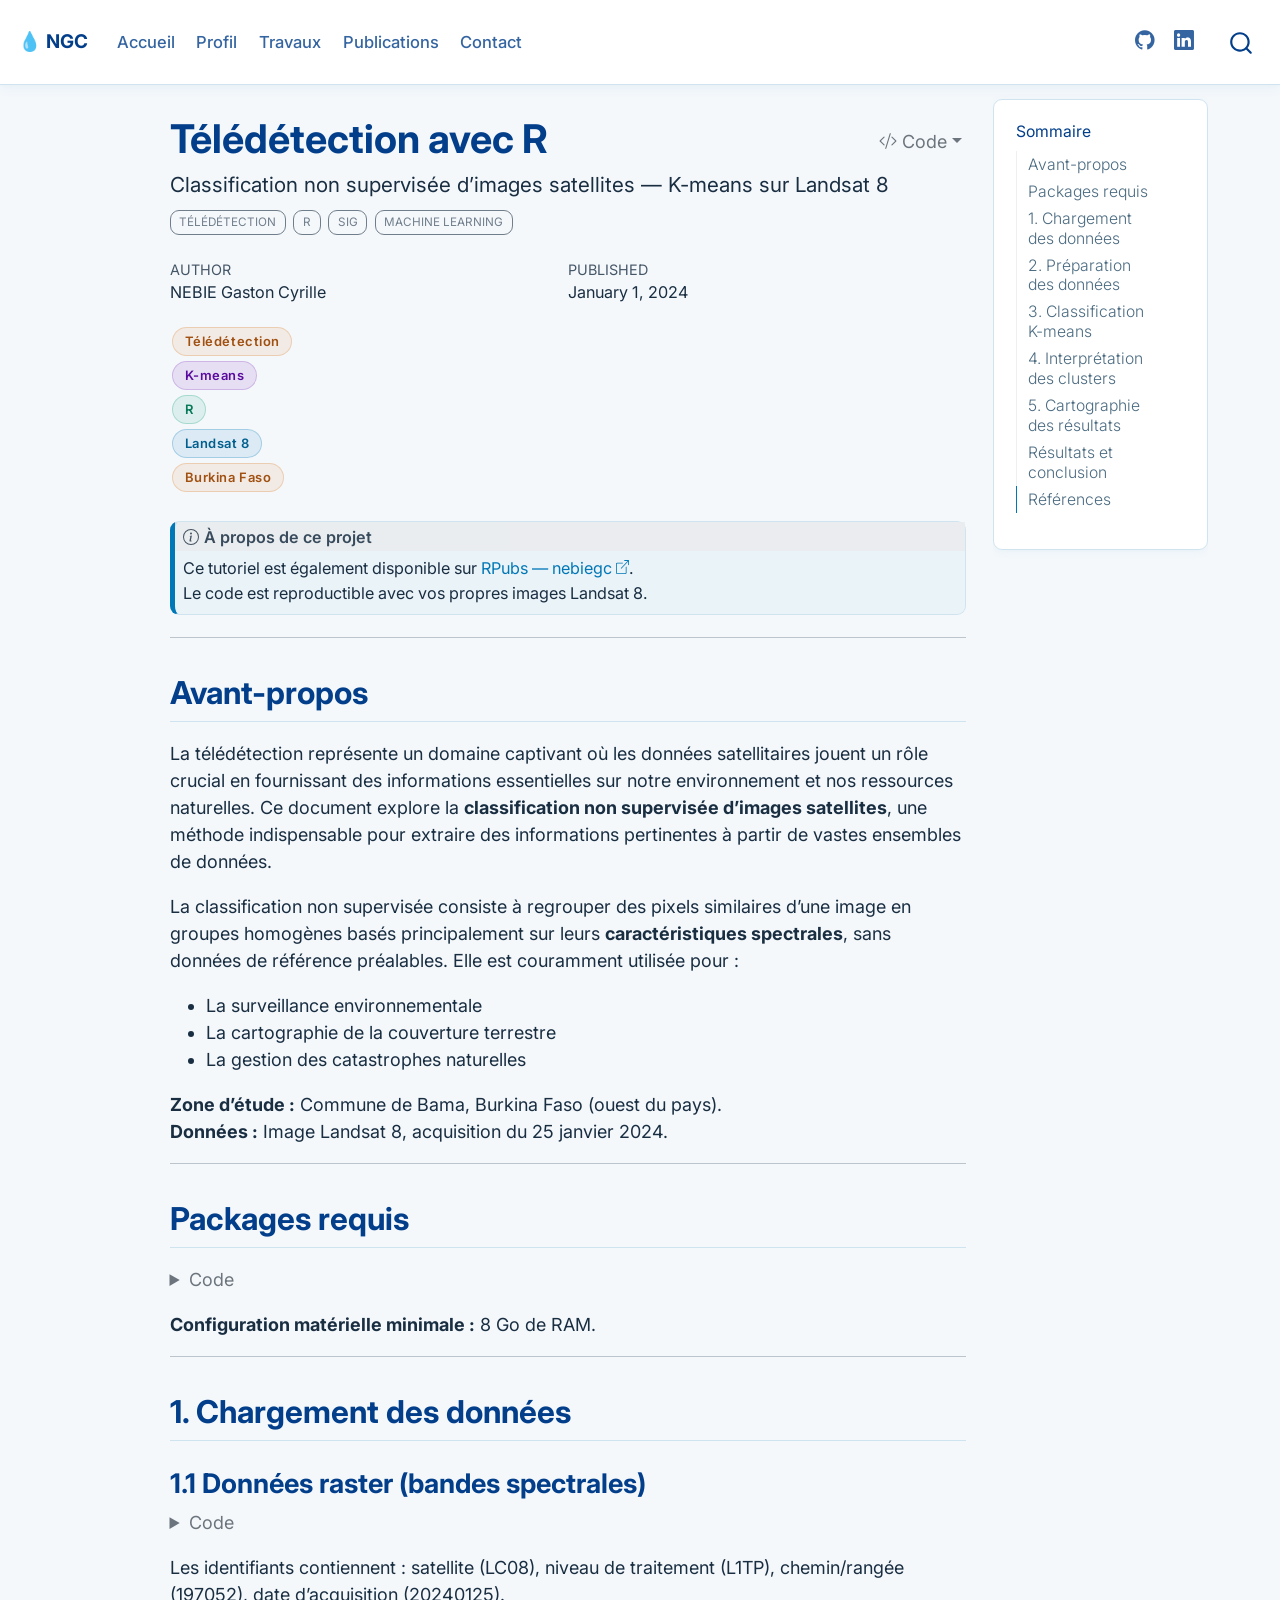
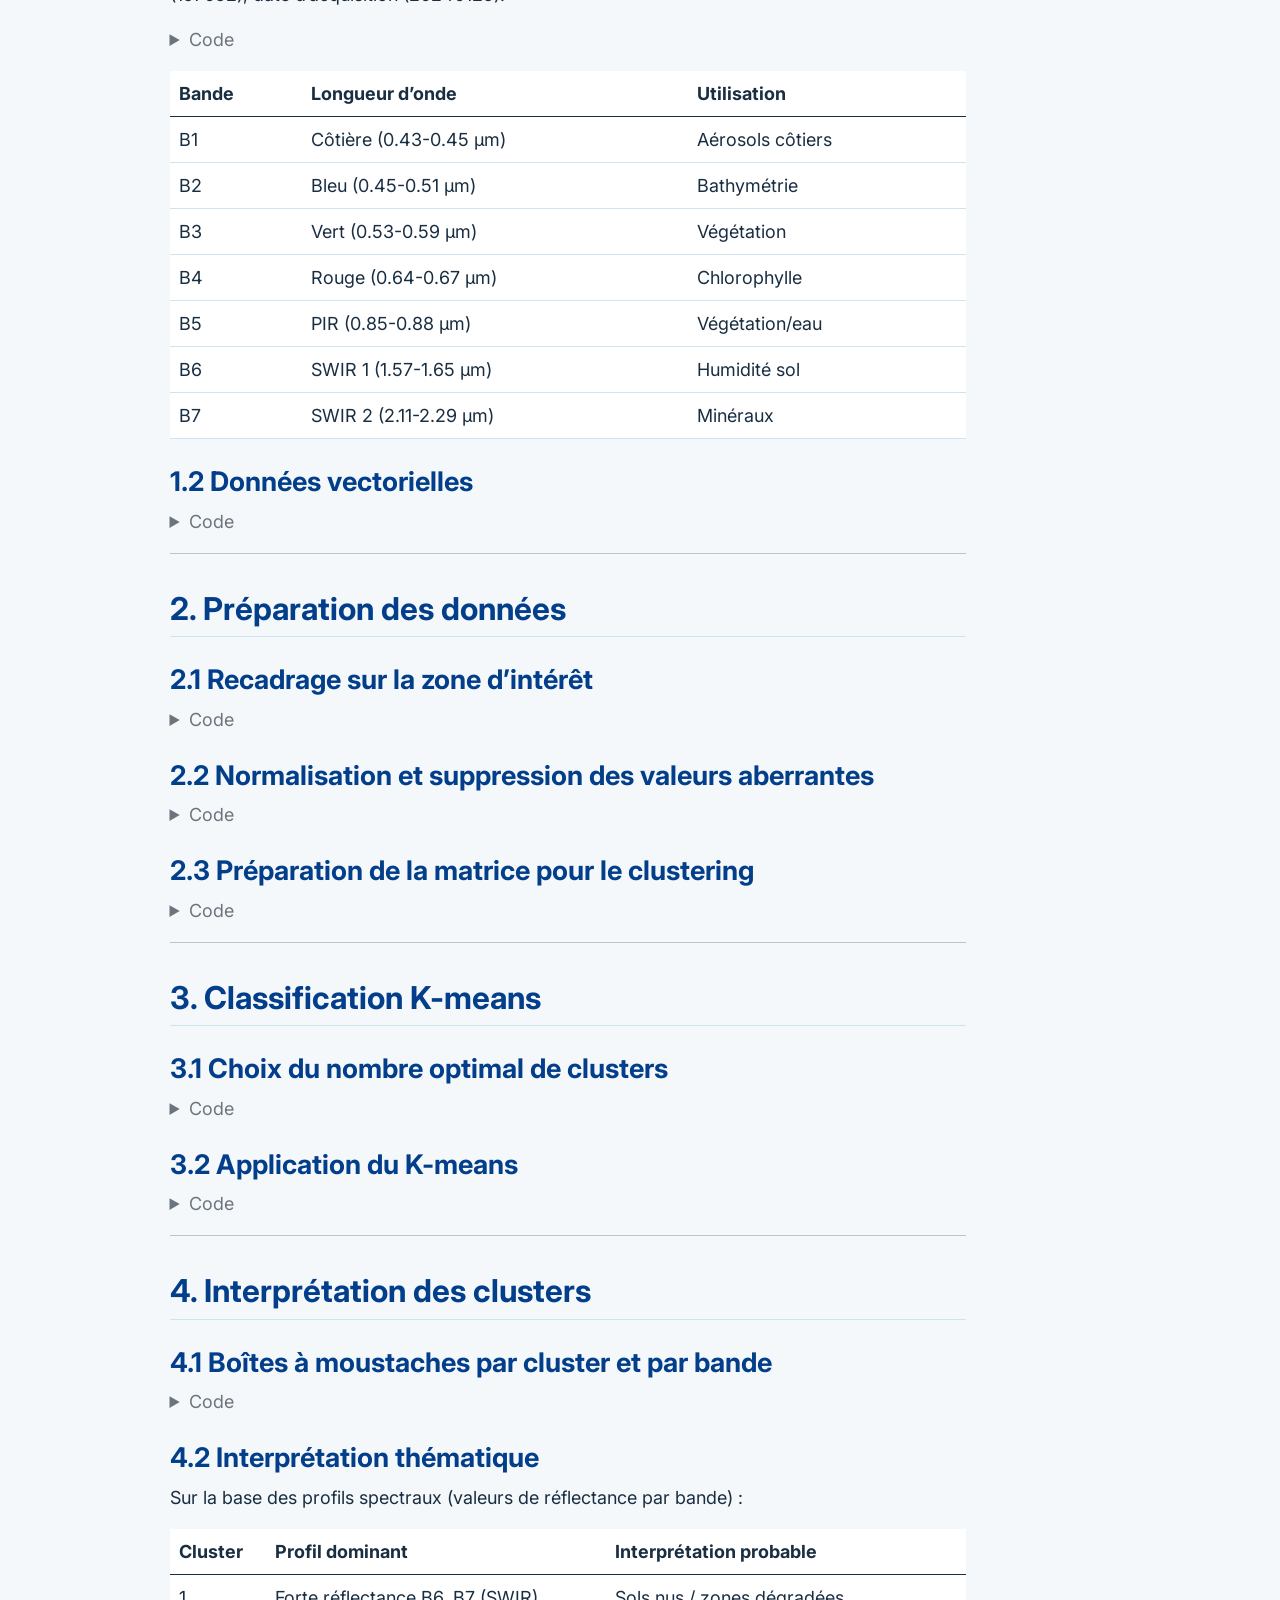
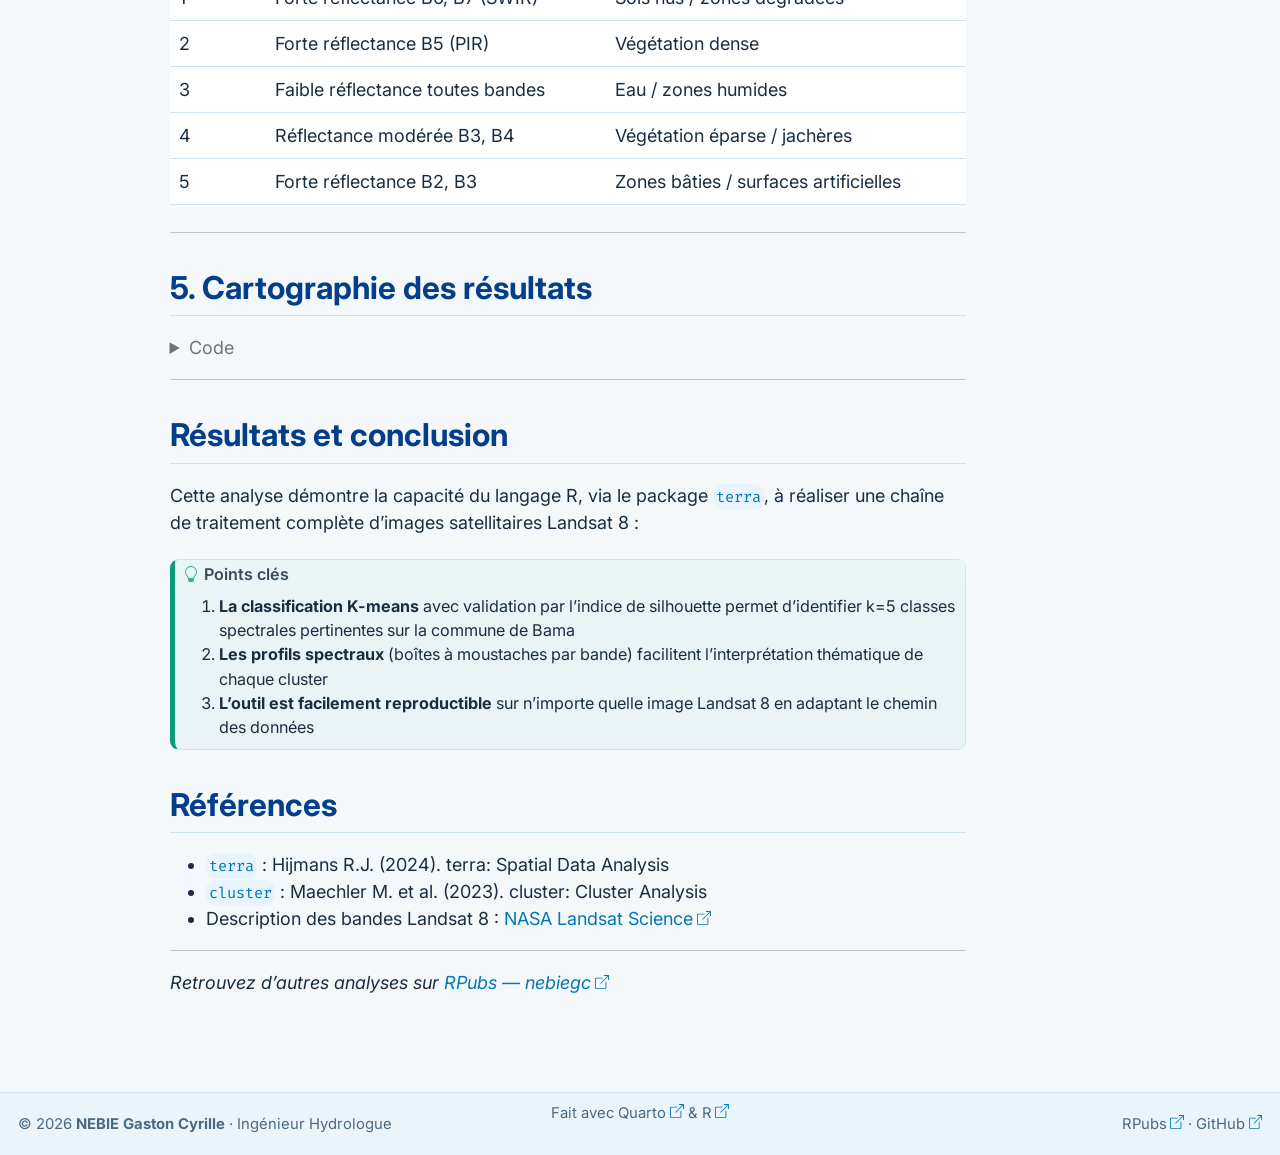
<file: docs/projects/teledetection.html>
<!DOCTYPE html>
<html xmlns="http://www.w3.org/1999/xhtml" lang="en" xml:lang="en"><head>

<meta charset="utf-8">
<meta name="generator" content="quarto-1.0.38">

<meta name="viewport" content="width=device-width, initial-scale=1.0, user-scalable=yes">

<meta name="author" content="NEBIE Gaston Cyrille">
<meta name="dcterms.date" content="2024-01-01">

<title>NEBIE Gaston Cyrille - Télédétection avec R</title>
<style>
code{white-space: pre-wrap;}
span.smallcaps{font-variant: small-caps;}
span.underline{text-decoration: underline;}
div.column{display: inline-block; vertical-align: top; width: 50%;}
div.hanging-indent{margin-left: 1.5em; text-indent: -1.5em;}
ul.task-list{list-style: none;}
pre > code.sourceCode { white-space: pre; position: relative; }
pre > code.sourceCode > span { display: inline-block; line-height: 1.25; }
pre > code.sourceCode > span:empty { height: 1.2em; }
.sourceCode { overflow: visible; }
code.sourceCode > span { color: inherit; text-decoration: inherit; }
div.sourceCode { margin: 1em 0; }
pre.sourceCode { margin: 0; }
@media screen {
div.sourceCode { overflow: auto; }
}
@media print {
pre > code.sourceCode { white-space: pre-wrap; }
pre > code.sourceCode > span { text-indent: -5em; padding-left: 5em; }
}
pre.numberSource code
  { counter-reset: source-line 0; }
pre.numberSource code > span
  { position: relative; left: -4em; counter-increment: source-line; }
pre.numberSource code > span > a:first-child::before
  { content: counter(source-line);
    position: relative; left: -1em; text-align: right; vertical-align: baseline;
    border: none; display: inline-block;
    -webkit-touch-callout: none; -webkit-user-select: none;
    -khtml-user-select: none; -moz-user-select: none;
    -ms-user-select: none; user-select: none;
    padding: 0 4px; width: 4em;
    color: #aaaaaa;
  }
pre.numberSource { margin-left: 3em; border-left: 1px solid #aaaaaa;  padding-left: 4px; }
div.sourceCode
  {   }
@media screen {
pre > code.sourceCode > span > a:first-child::before { text-decoration: underline; }
}
code span.al { color: #ff0000; font-weight: bold; } /* Alert */
code span.an { color: #60a0b0; font-weight: bold; font-style: italic; } /* Annotation */
code span.at { color: #7d9029; } /* Attribute */
code span.bn { color: #40a070; } /* BaseN */
code span.bu { } /* BuiltIn */
code span.cf { color: #007020; font-weight: bold; } /* ControlFlow */
code span.ch { color: #4070a0; } /* Char */
code span.cn { color: #880000; } /* Constant */
code span.co { color: #60a0b0; font-style: italic; } /* Comment */
code span.cv { color: #60a0b0; font-weight: bold; font-style: italic; } /* CommentVar */
code span.do { color: #ba2121; font-style: italic; } /* Documentation */
code span.dt { color: #902000; } /* DataType */
code span.dv { color: #40a070; } /* DecVal */
code span.er { color: #ff0000; font-weight: bold; } /* Error */
code span.ex { } /* Extension */
code span.fl { color: #40a070; } /* Float */
code span.fu { color: #06287e; } /* Function */
code span.im { } /* Import */
code span.in { color: #60a0b0; font-weight: bold; font-style: italic; } /* Information */
code span.kw { color: #007020; font-weight: bold; } /* Keyword */
code span.op { color: #666666; } /* Operator */
code span.ot { color: #007020; } /* Other */
code span.pp { color: #bc7a00; } /* Preprocessor */
code span.sc { color: #4070a0; } /* SpecialChar */
code span.ss { color: #bb6688; } /* SpecialString */
code span.st { color: #4070a0; } /* String */
code span.va { color: #19177c; } /* Variable */
code span.vs { color: #4070a0; } /* VerbatimString */
code span.wa { color: #60a0b0; font-weight: bold; font-style: italic; } /* Warning */
</style>


<script src="../site_libs/quarto-nav/quarto-nav.js"></script>
<script src="../site_libs/quarto-nav/headroom.min.js"></script>
<script src="../site_libs/clipboard/clipboard.min.js"></script>
<script src="../site_libs/quarto-search/autocomplete.umd.js"></script>
<script src="../site_libs/quarto-search/fuse.min.js"></script>
<script src="../site_libs/quarto-search/quarto-search.js"></script>
<meta name="quarto:offset" content="../">
<script src="../site_libs/quarto-html/quarto.js"></script>
<script src="../site_libs/quarto-html/popper.min.js"></script>
<script src="../site_libs/quarto-html/tippy.umd.min.js"></script>
<script src="../site_libs/quarto-html/anchor.min.js"></script>
<link href="../site_libs/quarto-html/tippy.css" rel="stylesheet">
<link href="../site_libs/quarto-html/quarto-syntax-highlighting.css" rel="stylesheet" id="quarto-text-highlighting-styles">
<script src="../site_libs/bootstrap/bootstrap.min.js"></script>
<link href="../site_libs/bootstrap/bootstrap-icons.css" rel="stylesheet">
<link href="../site_libs/bootstrap/bootstrap.min.css" rel="stylesheet" id="quarto-bootstrap" data-mode="light">
<script id="quarto-search-options" type="application/json">{
  "location": "navbar",
  "copy-button": false,
  "collapse-after": 3,
  "panel-placement": "end",
  "type": "overlay",
  "limit": 20,
  "language": {
    "search-no-results-text": "No results",
    "search-matching-documents-text": "matching documents",
    "search-copy-link-title": "Copy link to search",
    "search-hide-matches-text": "Hide additional matches",
    "search-more-match-text": "more match in this document",
    "search-more-matches-text": "more matches in this document",
    "search-clear-button-title": "Clear",
    "search-detached-cancel-button-title": "Cancel",
    "search-submit-button-title": "Submit"
  }
}</script>
<style>html{ scroll-behavior: smooth; }</style>


</head>

<body class="nav-fixed">

<div id="quarto-search-results"></div>
  <header id="quarto-header" class="headroom fixed-top">
    <nav class="navbar navbar-expand-lg navbar-dark ">
      <div class="navbar-container container-fluid">
      <a class="navbar-brand" href="../index.html">
    <span class="navbar-title">💧 NGC</span>
  </a>
          <button class="navbar-toggler" type="button" data-bs-toggle="collapse" data-bs-target="#navbarCollapse" aria-controls="navbarCollapse" aria-expanded="false" aria-label="Toggle navigation" onclick="if (window.quartoToggleHeadroom) { window.quartoToggleHeadroom(); }">
  <span class="navbar-toggler-icon"></span>
</button>
          <div class="collapse navbar-collapse" id="navbarCollapse">
            <ul class="navbar-nav navbar-nav-scroll me-auto">
  <li class="nav-item">
    <a class="nav-link" href="../index.html">Accueil</a>
  </li>  
  <li class="nav-item">
    <a class="nav-link" href="../about.html">Profil</a>
  </li>  
  <li class="nav-item">
    <a class="nav-link" href="../projects/index.html">Travaux</a>
  </li>  
  <li class="nav-item">
    <a class="nav-link" href="../publications.html">Publications</a>
  </li>  
  <li class="nav-item">
    <a class="nav-link" href="../contact.html">Contact</a>
  </li>  
</ul>
            <ul class="navbar-nav navbar-nav-scroll ms-auto">
  <li class="nav-item compact">
    <a class="nav-link" href="https://github.com/ngastoncyrille"><i class="bi bi-github" role="img" aria-label="GitHub">
</i> 
 </a>
  </li>  
  <li class="nav-item compact">
    <a class="nav-link" href="https://www.linkedin.com/in/gaston-cyrille-nebie-a2a977222"><i class="bi bi-linkedin" role="img" aria-label="LinkedIn">
</i> 
 </a>
  </li>  
</ul>
              <div id="quarto-search" class="" title="Search"></div>
          </div> <!-- /navcollapse -->
      </div> <!-- /container-fluid -->
    </nav>
</header>
<!-- content -->
<div id="quarto-content" class="quarto-container page-columns page-rows-contents page-layout-article page-navbar">
<!-- sidebar -->
<!-- margin-sidebar -->
    <div id="quarto-margin-sidebar" class="sidebar margin-sidebar">
        <nav id="TOC" role="doc-toc">
    <h2 id="toc-title">Sommaire</h2>
   
  <ul>
  <li><a href="#avant-propos" id="toc-avant-propos" class="nav-link active" data-scroll-target="#avant-propos">Avant-propos</a></li>
  <li><a href="#packages-requis" id="toc-packages-requis" class="nav-link" data-scroll-target="#packages-requis">Packages requis</a></li>
  <li><a href="#chargement-des-données" id="toc-chargement-des-données" class="nav-link" data-scroll-target="#chargement-des-données">1. Chargement des données</a>
  <ul class="collapse">
  <li><a href="#données-raster-bandes-spectrales" id="toc-données-raster-bandes-spectrales" class="nav-link" data-scroll-target="#données-raster-bandes-spectrales">1.1 Données raster (bandes spectrales)</a></li>
  <li><a href="#données-vectorielles" id="toc-données-vectorielles" class="nav-link" data-scroll-target="#données-vectorielles">1.2 Données vectorielles</a></li>
  </ul></li>
  <li><a href="#préparation-des-données" id="toc-préparation-des-données" class="nav-link" data-scroll-target="#préparation-des-données">2. Préparation des données</a>
  <ul class="collapse">
  <li><a href="#recadrage-sur-la-zone-dintérêt" id="toc-recadrage-sur-la-zone-dintérêt" class="nav-link" data-scroll-target="#recadrage-sur-la-zone-dintérêt">2.1 Recadrage sur la zone d’intérêt</a></li>
  <li><a href="#normalisation-et-suppression-des-valeurs-aberrantes" id="toc-normalisation-et-suppression-des-valeurs-aberrantes" class="nav-link" data-scroll-target="#normalisation-et-suppression-des-valeurs-aberrantes">2.2 Normalisation et suppression des valeurs aberrantes</a></li>
  <li><a href="#préparation-de-la-matrice-pour-le-clustering" id="toc-préparation-de-la-matrice-pour-le-clustering" class="nav-link" data-scroll-target="#préparation-de-la-matrice-pour-le-clustering">2.3 Préparation de la matrice pour le clustering</a></li>
  </ul></li>
  <li><a href="#classification-k-means" id="toc-classification-k-means" class="nav-link" data-scroll-target="#classification-k-means">3. Classification K-means</a>
  <ul class="collapse">
  <li><a href="#choix-du-nombre-optimal-de-clusters" id="toc-choix-du-nombre-optimal-de-clusters" class="nav-link" data-scroll-target="#choix-du-nombre-optimal-de-clusters">3.1 Choix du nombre optimal de clusters</a></li>
  <li><a href="#application-du-k-means" id="toc-application-du-k-means" class="nav-link" data-scroll-target="#application-du-k-means">3.2 Application du K-means</a></li>
  </ul></li>
  <li><a href="#interprétation-des-clusters" id="toc-interprétation-des-clusters" class="nav-link" data-scroll-target="#interprétation-des-clusters">4. Interprétation des clusters</a>
  <ul class="collapse">
  <li><a href="#boîtes-à-moustaches-par-cluster-et-par-bande" id="toc-boîtes-à-moustaches-par-cluster-et-par-bande" class="nav-link" data-scroll-target="#boîtes-à-moustaches-par-cluster-et-par-bande">4.1 Boîtes à moustaches par cluster et par bande</a></li>
  <li><a href="#interprétation-thématique" id="toc-interprétation-thématique" class="nav-link" data-scroll-target="#interprétation-thématique">4.2 Interprétation thématique</a></li>
  </ul></li>
  <li><a href="#cartographie-des-résultats" id="toc-cartographie-des-résultats" class="nav-link" data-scroll-target="#cartographie-des-résultats">5. Cartographie des résultats</a></li>
  <li><a href="#résultats-et-conclusion" id="toc-résultats-et-conclusion" class="nav-link" data-scroll-target="#résultats-et-conclusion">Résultats et conclusion</a></li>
  <li><a href="#références" id="toc-références" class="nav-link" data-scroll-target="#références">Références</a></li>
  </ul>
</nav>
    </div>
<!-- main -->
<main class="content" id="quarto-document-content">

<header id="title-block-header" class="quarto-title-block default">
<div class="quarto-title">
<div class="quarto-title-block"><div><h1 class="title">Télédétection avec R</h1><button type="button" class="btn code-tools-button dropdown-toggle" id="quarto-code-tools-menu" data-bs-toggle="dropdown" aria-expanded="false"><i class="bi"></i> Code</button><ul class="dropdown-menu dropdown-menu-end" aria-labelelledby="quarto-code-tools-menu"><li><a id="quarto-show-all-code" class="dropdown-item" href="javascript:void(0)" role="button">Show All Code</a></li><li><a id="quarto-hide-all-code" class="dropdown-item" href="javascript:void(0)" role="button">Hide All Code</a></li><li><hr class="dropdown-divider"></li><li><a id="quarto-view-source" class="dropdown-item" href="javascript:void(0)" role="button">View Source</a></li></ul></div></div>
<p class="subtitle lead">Classification non supervisée d’images satellites — K-means sur Landsat 8</p>
  <div class="quarto-categories">
    <div class="quarto-category">Télédétection</div>
    <div class="quarto-category">R</div>
    <div class="quarto-category">SIG</div>
    <div class="quarto-category">Machine Learning</div>
  </div>
  </div>



<div class="quarto-title-meta">

    <div>
    <div class="quarto-title-meta-heading">Author</div>
    <div class="quarto-title-meta-contents">
             <p>NEBIE Gaston Cyrille </p>
          </div>
  </div>
    
    <div>
    <div class="quarto-title-meta-heading">Published</div>
    <div class="quarto-title-meta-contents">
      <p class="date">January 1, 2024</p>
    </div>
  </div>
    
  </div>
  

</header>

<div class="row g-3 mb-4">
<div class="col-auto">
<span class="tag tag-sig">Télédétection</span>
</div>
<div class="col-auto">
<span class="tag tag-ml">K-means</span>
</div>
<div class="col-auto">
<span class="tag tag-r">R</span>
</div>
<div class="col-auto">
<span class="tag tag-water">Landsat 8</span>
</div>
<div class="col-auto">
<span class="tag tag-sig">Burkina Faso</span>
</div>
</div>
<div class="callout-note callout callout-style-default callout-captioned">
<div class="callout-header d-flex align-content-center">
<div class="callout-icon-container">
<i class="callout-icon"></i>
</div>
<div class="callout-caption-container flex-fill">
À propos de ce projet
</div>
</div>
<div class="callout-body-container callout-body">
<p>Ce tutoriel est également disponible sur <a href="https://rpubs.com/nebiegc" target="_blank">RPubs — nebiegc</a>.<br>
Le code est reproductible avec vos propres images Landsat 8.</p>
</div>
</div>
<hr>
<section id="avant-propos" class="level2">
<h2 class="anchored" data-anchor-id="avant-propos">Avant-propos</h2>
<p>La télédétection représente un domaine captivant où les données satellitaires jouent un rôle crucial en fournissant des informations essentielles sur notre environnement et nos ressources naturelles. Ce document explore la <strong>classification non supervisée d’images satellites</strong>, une méthode indispensable pour extraire des informations pertinentes à partir de vastes ensembles de données.</p>
<p>La classification non supervisée consiste à regrouper des pixels similaires d’une image en groupes homogènes basés principalement sur leurs <strong>caractéristiques spectrales</strong>, sans données de référence préalables. Elle est couramment utilisée pour :</p>
<ul>
<li>La surveillance environnementale</li>
<li>La cartographie de la couverture terrestre<br>
</li>
<li>La gestion des catastrophes naturelles</li>
</ul>
<p><strong>Zone d’étude :</strong> Commune de Bama, Burkina Faso (ouest du pays).<br>
<strong>Données :</strong> Image Landsat 8, acquisition du 25 janvier 2024.</p>
<hr>
</section>
<section id="packages-requis" class="level2">
<h2 class="anchored" data-anchor-id="packages-requis">Packages requis</h2>
<div class="cell">
<details>
<summary>Code</summary>
<div class="sourceCode cell-code" id="cb1"><pre class="sourceCode r code-with-copy"><code class="sourceCode r"><span id="cb1-1"><a href="#cb1-1" aria-hidden="true" tabindex="-1"></a><span class="co"># Installation (si nécessaire)</span></span>
<span id="cb1-2"><a href="#cb1-2" aria-hidden="true" tabindex="-1"></a><span class="co"># install.packages(c("terra", "tidyr", "ggplot2", "cluster"))</span></span>
<span id="cb1-3"><a href="#cb1-3" aria-hidden="true" tabindex="-1"></a></span>
<span id="cb1-4"><a href="#cb1-4" aria-hidden="true" tabindex="-1"></a><span class="fu">library</span>(terra)    <span class="co"># Manipulation données raster et vectorielles</span></span>
<span id="cb1-5"><a href="#cb1-5" aria-hidden="true" tabindex="-1"></a><span class="fu">library</span>(cluster)  <span class="co"># Algorithme K-means et indice de silhouette</span></span>
<span id="cb1-6"><a href="#cb1-6" aria-hidden="true" tabindex="-1"></a><span class="fu">library</span>(ggplot2)  <span class="co"># Visualisation</span></span>
<span id="cb1-7"><a href="#cb1-7" aria-hidden="true" tabindex="-1"></a><span class="fu">library</span>(tidyr)    <span class="co"># Restructuration des données</span></span></code><button title="Copy to Clipboard" class="code-copy-button"><i class="bi"></i></button></pre></div>
</details>
</div>
<p><strong>Configuration matérielle minimale :</strong> 8 Go de RAM.</p>
<hr>
</section>
<section id="chargement-des-données" class="level2">
<h2 class="anchored" data-anchor-id="chargement-des-données">1. Chargement des données</h2>
<section id="données-raster-bandes-spectrales" class="level3">
<h3 class="anchored" data-anchor-id="données-raster-bandes-spectrales">1.1 Données raster (bandes spectrales)</h3>
<div class="cell">
<details>
<summary>Code</summary>
<div class="sourceCode cell-code" id="cb2"><pre class="sourceCode r code-with-copy"><code class="sourceCode r"><span id="cb2-1"><a href="#cb2-1" aria-hidden="true" tabindex="-1"></a><span class="co"># Fixer le répertoire de travail</span></span>
<span id="cb2-2"><a href="#cb2-2" aria-hidden="true" tabindex="-1"></a><span class="fu">setwd</span>(<span class="st">"D:/articles_r/first_doc/"</span>)</span>
<span id="cb2-3"><a href="#cb2-3" aria-hidden="true" tabindex="-1"></a></span>
<span id="cb2-4"><a href="#cb2-4" aria-hidden="true" tabindex="-1"></a><span class="co"># Lister les fichiers Landsat 8 (bandes .TIF)</span></span>
<span id="cb2-5"><a href="#cb2-5" aria-hidden="true" tabindex="-1"></a>files <span class="ot">&lt;-</span> <span class="fu">list.files</span>(<span class="st">"data/landsat8"</span>, <span class="at">pattern =</span> <span class="st">"</span><span class="sc">\\</span><span class="st">.TIF$"</span>, <span class="at">full.names =</span> <span class="cn">TRUE</span>)</span>
<span id="cb2-6"><a href="#cb2-6" aria-hidden="true" tabindex="-1"></a>files</span>
<span id="cb2-7"><a href="#cb2-7" aria-hidden="true" tabindex="-1"></a></span>
<span id="cb2-8"><a href="#cb2-8" aria-hidden="true" tabindex="-1"></a><span class="co"># Charger les bandes spectrales</span></span>
<span id="cb2-9"><a href="#cb2-9" aria-hidden="true" tabindex="-1"></a>landsat <span class="ot">&lt;-</span> <span class="fu">rast</span>(files)</span>
<span id="cb2-10"><a href="#cb2-10" aria-hidden="true" tabindex="-1"></a>landsat  <span class="co"># Afficher les métadonnées</span></span></code><button title="Copy to Clipboard" class="code-copy-button"><i class="bi"></i></button></pre></div>
</details>
</div>
<p>Les identifiants contiennent : satellite (LC08), niveau de traitement (L1TP), chemin/rangée (197052), date d’acquisition (20240125).</p>
<div class="cell">
<details>
<summary>Code</summary>
<div class="sourceCode cell-code" id="cb3"><pre class="sourceCode r code-with-copy"><code class="sourceCode r"><span id="cb3-1"><a href="#cb3-1" aria-hidden="true" tabindex="-1"></a><span class="co"># Renommer les bandes pour simplifier</span></span>
<span id="cb3-2"><a href="#cb3-2" aria-hidden="true" tabindex="-1"></a><span class="fu">names</span>(landsat) <span class="ot">&lt;-</span> <span class="fu">paste0</span>(<span class="st">"B"</span>, <span class="dv">1</span><span class="sc">:</span><span class="dv">7</span>)</span>
<span id="cb3-3"><a href="#cb3-3" aria-hidden="true" tabindex="-1"></a><span class="fu">names</span>(landsat)</span></code><button title="Copy to Clipboard" class="code-copy-button"><i class="bi"></i></button></pre></div>
</details>
</div>
<table class="table">
<thead>
<tr class="header">
<th>Bande</th>
<th>Longueur d’onde</th>
<th>Utilisation</th>
</tr>
</thead>
<tbody>
<tr class="odd">
<td>B1</td>
<td>Côtière (0.43-0.45 µm)</td>
<td>Aérosols côtiers</td>
</tr>
<tr class="even">
<td>B2</td>
<td>Bleu (0.45-0.51 µm)</td>
<td>Bathymétrie</td>
</tr>
<tr class="odd">
<td>B3</td>
<td>Vert (0.53-0.59 µm)</td>
<td>Végétation</td>
</tr>
<tr class="even">
<td>B4</td>
<td>Rouge (0.64-0.67 µm)</td>
<td>Chlorophylle</td>
</tr>
<tr class="odd">
<td>B5</td>
<td>PIR (0.85-0.88 µm)</td>
<td>Végétation/eau</td>
</tr>
<tr class="even">
<td>B6</td>
<td>SWIR 1 (1.57-1.65 µm)</td>
<td>Humidité sol</td>
</tr>
<tr class="odd">
<td>B7</td>
<td>SWIR 2 (2.11-2.29 µm)</td>
<td>Minéraux</td>
</tr>
</tbody>
</table>
</section>
<section id="données-vectorielles" class="level3">
<h3 class="anchored" data-anchor-id="données-vectorielles">1.2 Données vectorielles</h3>
<div class="cell">
<details>
<summary>Code</summary>
<div class="sourceCode cell-code" id="cb4"><pre class="sourceCode r code-with-copy"><code class="sourceCode r"><span id="cb4-1"><a href="#cb4-1" aria-hidden="true" tabindex="-1"></a><span class="co"># Charger les limites de la commune de Bama</span></span>
<span id="cb4-2"><a href="#cb4-2" aria-hidden="true" tabindex="-1"></a>poly <span class="ot">&lt;-</span> <span class="fu">vect</span>(<span class="st">"data/commune_bama.shp"</span>)</span>
<span id="cb4-3"><a href="#cb4-3" aria-hidden="true" tabindex="-1"></a>poly</span>
<span id="cb4-4"><a href="#cb4-4" aria-hidden="true" tabindex="-1"></a></span>
<span id="cb4-5"><a href="#cb4-5" aria-hidden="true" tabindex="-1"></a><span class="co"># Visualisation rapide : bande PIR + contour</span></span>
<span id="cb4-6"><a href="#cb4-6" aria-hidden="true" tabindex="-1"></a><span class="fu">plot</span>(landsat[[<span class="st">"B5"</span>]])</span>
<span id="cb4-7"><a href="#cb4-7" aria-hidden="true" tabindex="-1"></a><span class="fu">lines</span>(poly, <span class="at">col =</span> <span class="st">"red"</span>, <span class="at">lwd =</span> <span class="dv">2</span>)</span></code><button title="Copy to Clipboard" class="code-copy-button"><i class="bi"></i></button></pre></div>
</details>
</div>
<hr>
</section>
</section>
<section id="préparation-des-données" class="level2">
<h2 class="anchored" data-anchor-id="préparation-des-données">2. Préparation des données</h2>
<section id="recadrage-sur-la-zone-dintérêt" class="level3">
<h3 class="anchored" data-anchor-id="recadrage-sur-la-zone-dintérêt">2.1 Recadrage sur la zone d’intérêt</h3>
<div class="cell">
<details>
<summary>Code</summary>
<div class="sourceCode cell-code" id="cb5"><pre class="sourceCode r code-with-copy"><code class="sourceCode r"><span id="cb5-1"><a href="#cb5-1" aria-hidden="true" tabindex="-1"></a><span class="co"># Recadrer sur les limites de Bama</span></span>
<span id="cb5-2"><a href="#cb5-2" aria-hidden="true" tabindex="-1"></a>landsat_crop <span class="ot">&lt;-</span> <span class="fu">crop</span>(landsat, poly)</span>
<span id="cb5-3"><a href="#cb5-3" aria-hidden="true" tabindex="-1"></a>landsat_mask <span class="ot">&lt;-</span> <span class="fu">mask</span>(landsat_crop, poly)</span></code><button title="Copy to Clipboard" class="code-copy-button"><i class="bi"></i></button></pre></div>
</details>
</div>
</section>
<section id="normalisation-et-suppression-des-valeurs-aberrantes" class="level3">
<h3 class="anchored" data-anchor-id="normalisation-et-suppression-des-valeurs-aberrantes">2.2 Normalisation et suppression des valeurs aberrantes</h3>
<div class="cell">
<details>
<summary>Code</summary>
<div class="sourceCode cell-code" id="cb6"><pre class="sourceCode r code-with-copy"><code class="sourceCode r"><span id="cb6-1"><a href="#cb6-1" aria-hidden="true" tabindex="-1"></a><span class="co"># Quantiles pour l'étirement linéaire</span></span>
<span id="cb6-2"><a href="#cb6-2" aria-hidden="true" tabindex="-1"></a>q_low  <span class="ot">&lt;-</span> <span class="fl">0.02</span></span>
<span id="cb6-3"><a href="#cb6-3" aria-hidden="true" tabindex="-1"></a>q_high <span class="ot">&lt;-</span> <span class="fl">0.98</span></span>
<span id="cb6-4"><a href="#cb6-4" aria-hidden="true" tabindex="-1"></a></span>
<span id="cb6-5"><a href="#cb6-5" aria-hidden="true" tabindex="-1"></a><span class="co"># Appliquer par bande</span></span>
<span id="cb6-6"><a href="#cb6-6" aria-hidden="true" tabindex="-1"></a><span class="cf">for</span> (b <span class="cf">in</span> <span class="fu">names</span>(landsat_mask)) {</span>
<span id="cb6-7"><a href="#cb6-7" aria-hidden="true" tabindex="-1"></a>  vals      <span class="ot">&lt;-</span> <span class="fu">values</span>(landsat_mask[[b]])</span>
<span id="cb6-8"><a href="#cb6-8" aria-hidden="true" tabindex="-1"></a>  v_low     <span class="ot">&lt;-</span> <span class="fu">quantile</span>(vals, q_low,  <span class="at">na.rm =</span> <span class="cn">TRUE</span>)</span>
<span id="cb6-9"><a href="#cb6-9" aria-hidden="true" tabindex="-1"></a>  v_high    <span class="ot">&lt;-</span> <span class="fu">quantile</span>(vals, q_high, <span class="at">na.rm =</span> <span class="cn">TRUE</span>)</span>
<span id="cb6-10"><a href="#cb6-10" aria-hidden="true" tabindex="-1"></a>  vals_norm <span class="ot">&lt;-</span> (vals <span class="sc">-</span> v_low) <span class="sc">/</span> (v_high <span class="sc">-</span> v_low)</span>
<span id="cb6-11"><a href="#cb6-11" aria-hidden="true" tabindex="-1"></a>  vals_norm <span class="ot">&lt;-</span> <span class="fu">pmax</span>(<span class="dv">0</span>, <span class="fu">pmin</span>(<span class="dv">1</span>, vals_norm))  <span class="co"># Clamp [0, 1]</span></span>
<span id="cb6-12"><a href="#cb6-12" aria-hidden="true" tabindex="-1"></a>  <span class="fu">values</span>(landsat_mask[[b]]) <span class="ot">&lt;-</span> vals_norm</span>
<span id="cb6-13"><a href="#cb6-13" aria-hidden="true" tabindex="-1"></a>}</span></code><button title="Copy to Clipboard" class="code-copy-button"><i class="bi"></i></button></pre></div>
</details>
</div>
</section>
<section id="préparation-de-la-matrice-pour-le-clustering" class="level3">
<h3 class="anchored" data-anchor-id="préparation-de-la-matrice-pour-le-clustering">2.3 Préparation de la matrice pour le clustering</h3>
<div class="cell">
<details>
<summary>Code</summary>
<div class="sourceCode cell-code" id="cb7"><pre class="sourceCode r code-with-copy"><code class="sourceCode r"><span id="cb7-1"><a href="#cb7-1" aria-hidden="true" tabindex="-1"></a><span class="co"># Convertir le raster en matrice</span></span>
<span id="cb7-2"><a href="#cb7-2" aria-hidden="true" tabindex="-1"></a>mat <span class="ot">&lt;-</span> <span class="fu">as.matrix</span>(<span class="fu">values</span>(landsat_mask))</span>
<span id="cb7-3"><a href="#cb7-3" aria-hidden="true" tabindex="-1"></a></span>
<span id="cb7-4"><a href="#cb7-4" aria-hidden="true" tabindex="-1"></a><span class="co"># Supprimer les NA</span></span>
<span id="cb7-5"><a href="#cb7-5" aria-hidden="true" tabindex="-1"></a>valid_idx <span class="ot">&lt;-</span> <span class="fu">complete.cases</span>(mat)</span>
<span id="cb7-6"><a href="#cb7-6" aria-hidden="true" tabindex="-1"></a>mat_clean <span class="ot">&lt;-</span> mat[valid_idx, ]</span>
<span id="cb7-7"><a href="#cb7-7" aria-hidden="true" tabindex="-1"></a></span>
<span id="cb7-8"><a href="#cb7-8" aria-hidden="true" tabindex="-1"></a><span class="co"># Échantillonnage (pour accélérer le calcul)</span></span>
<span id="cb7-9"><a href="#cb7-9" aria-hidden="true" tabindex="-1"></a><span class="fu">set.seed</span>(<span class="dv">42</span>)</span>
<span id="cb7-10"><a href="#cb7-10" aria-hidden="true" tabindex="-1"></a>n_sample <span class="ot">&lt;-</span> <span class="dv">15000</span></span>
<span id="cb7-11"><a href="#cb7-11" aria-hidden="true" tabindex="-1"></a>idx_sample <span class="ot">&lt;-</span> <span class="fu">sample</span>(<span class="fu">nrow</span>(mat_clean), <span class="fu">min</span>(n_sample, <span class="fu">nrow</span>(mat_clean)))</span>
<span id="cb7-12"><a href="#cb7-12" aria-hidden="true" tabindex="-1"></a>mat_sample <span class="ot">&lt;-</span> mat_clean[idx_sample, ]</span>
<span id="cb7-13"><a href="#cb7-13" aria-hidden="true" tabindex="-1"></a></span>
<span id="cb7-14"><a href="#cb7-14" aria-hidden="true" tabindex="-1"></a><span class="fu">cat</span>(<span class="st">"Pixels valides :"</span>, <span class="fu">nrow</span>(mat_clean), <span class="st">"</span><span class="sc">\n</span><span class="st">"</span>)</span>
<span id="cb7-15"><a href="#cb7-15" aria-hidden="true" tabindex="-1"></a><span class="fu">cat</span>(<span class="st">"Taille échantillon :"</span>, <span class="fu">nrow</span>(mat_sample), <span class="st">"</span><span class="sc">\n</span><span class="st">"</span>)</span></code><button title="Copy to Clipboard" class="code-copy-button"><i class="bi"></i></button></pre></div>
</details>
</div>
<hr>
</section>
</section>
<section id="classification-k-means" class="level2">
<h2 class="anchored" data-anchor-id="classification-k-means">3. Classification K-means</h2>
<section id="choix-du-nombre-optimal-de-clusters" class="level3">
<h3 class="anchored" data-anchor-id="choix-du-nombre-optimal-de-clusters">3.1 Choix du nombre optimal de clusters</h3>
<div class="cell">
<details>
<summary>Code</summary>
<div class="sourceCode cell-code" id="cb8"><pre class="sourceCode r code-with-copy"><code class="sourceCode r"><span id="cb8-1"><a href="#cb8-1" aria-hidden="true" tabindex="-1"></a><span class="co"># Méthode de l'indice de silhouette</span></span>
<span id="cb8-2"><a href="#cb8-2" aria-hidden="true" tabindex="-1"></a>k_range <span class="ot">&lt;-</span> <span class="dv">2</span><span class="sc">:</span><span class="dv">8</span></span>
<span id="cb8-3"><a href="#cb8-3" aria-hidden="true" tabindex="-1"></a>sil_scores <span class="ot">&lt;-</span> <span class="fu">numeric</span>(<span class="fu">length</span>(k_range))</span>
<span id="cb8-4"><a href="#cb8-4" aria-hidden="true" tabindex="-1"></a></span>
<span id="cb8-5"><a href="#cb8-5" aria-hidden="true" tabindex="-1"></a><span class="cf">for</span> (i <span class="cf">in</span> <span class="fu">seq_along</span>(k_range)) {</span>
<span id="cb8-6"><a href="#cb8-6" aria-hidden="true" tabindex="-1"></a>  k      <span class="ot">&lt;-</span> k_range[i]</span>
<span id="cb8-7"><a href="#cb8-7" aria-hidden="true" tabindex="-1"></a>  km     <span class="ot">&lt;-</span> <span class="fu">kmeans</span>(mat_sample, <span class="at">centers =</span> k, <span class="at">nstart =</span> <span class="dv">10</span>, <span class="at">iter.max =</span> <span class="dv">100</span>)</span>
<span id="cb8-8"><a href="#cb8-8" aria-hidden="true" tabindex="-1"></a>  sil    <span class="ot">&lt;-</span> <span class="fu">silhouette</span>(km<span class="sc">$</span>cluster, <span class="fu">dist</span>(mat_sample[<span class="fu">sample</span>(<span class="fu">nrow</span>(mat_sample), <span class="dv">500</span>), ]))</span>
<span id="cb8-9"><a href="#cb8-9" aria-hidden="true" tabindex="-1"></a>  sil_scores[i] <span class="ot">&lt;-</span> <span class="fu">mean</span>(sil[, <span class="dv">3</span>])</span>
<span id="cb8-10"><a href="#cb8-10" aria-hidden="true" tabindex="-1"></a>  <span class="fu">cat</span>(<span class="st">"k ="</span>, k, <span class="st">"| Silhouette moyen ="</span>, <span class="fu">round</span>(sil_scores[i], <span class="dv">4</span>), <span class="st">"</span><span class="sc">\n</span><span class="st">"</span>)</span>
<span id="cb8-11"><a href="#cb8-11" aria-hidden="true" tabindex="-1"></a>}</span>
<span id="cb8-12"><a href="#cb8-12" aria-hidden="true" tabindex="-1"></a></span>
<span id="cb8-13"><a href="#cb8-13" aria-hidden="true" tabindex="-1"></a><span class="co"># Visualisation des scores</span></span>
<span id="cb8-14"><a href="#cb8-14" aria-hidden="true" tabindex="-1"></a>sil_df <span class="ot">&lt;-</span> <span class="fu">data.frame</span>(<span class="at">k =</span> k_range, <span class="at">silhouette =</span> sil_scores)</span>
<span id="cb8-15"><a href="#cb8-15" aria-hidden="true" tabindex="-1"></a></span>
<span id="cb8-16"><a href="#cb8-16" aria-hidden="true" tabindex="-1"></a><span class="fu">ggplot</span>(sil_df, <span class="fu">aes</span>(<span class="at">x =</span> k, <span class="at">y =</span> silhouette)) <span class="sc">+</span></span>
<span id="cb8-17"><a href="#cb8-17" aria-hidden="true" tabindex="-1"></a>  <span class="fu">geom_line</span>(<span class="at">color =</span> <span class="st">"#00b4d8"</span>, <span class="at">linewidth =</span> <span class="fl">1.2</span>) <span class="sc">+</span></span>
<span id="cb8-18"><a href="#cb8-18" aria-hidden="true" tabindex="-1"></a>  <span class="fu">geom_point</span>(<span class="at">color =</span> <span class="st">"#48cae4"</span>, <span class="at">size =</span> <span class="dv">4</span>) <span class="sc">+</span></span>
<span id="cb8-19"><a href="#cb8-19" aria-hidden="true" tabindex="-1"></a>  <span class="fu">geom_point</span>(<span class="at">data =</span> sil_df[<span class="fu">which.max</span>(sil_df<span class="sc">$</span>silhouette), ],</span>
<span id="cb8-20"><a href="#cb8-20" aria-hidden="true" tabindex="-1"></a>             <span class="at">color =</span> <span class="st">"#ffd166"</span>, <span class="at">size =</span> <span class="dv">6</span>, <span class="at">shape =</span> <span class="dv">18</span>) <span class="sc">+</span></span>
<span id="cb8-21"><a href="#cb8-21" aria-hidden="true" tabindex="-1"></a>  <span class="fu">labs</span>(</span>
<span id="cb8-22"><a href="#cb8-22" aria-hidden="true" tabindex="-1"></a>    <span class="at">title    =</span> <span class="st">"Choix du nombre optimal de clusters"</span>,</span>
<span id="cb8-23"><a href="#cb8-23" aria-hidden="true" tabindex="-1"></a>    <span class="at">subtitle =</span> <span class="st">"Méthode de l'indice de silhouette moyen"</span>,</span>
<span id="cb8-24"><a href="#cb8-24" aria-hidden="true" tabindex="-1"></a>    <span class="at">x        =</span> <span class="st">"Nombre de clusters (k)"</span>,</span>
<span id="cb8-25"><a href="#cb8-25" aria-hidden="true" tabindex="-1"></a>    <span class="at">y        =</span> <span class="st">"Indice de silhouette moyen"</span></span>
<span id="cb8-26"><a href="#cb8-26" aria-hidden="true" tabindex="-1"></a>  ) <span class="sc">+</span></span>
<span id="cb8-27"><a href="#cb8-27" aria-hidden="true" tabindex="-1"></a>  <span class="fu">theme_minimal</span>(<span class="at">base_size =</span> <span class="dv">13</span>) <span class="sc">+</span></span>
<span id="cb8-28"><a href="#cb8-28" aria-hidden="true" tabindex="-1"></a>  <span class="fu">theme</span>(</span>
<span id="cb8-29"><a href="#cb8-29" aria-hidden="true" tabindex="-1"></a>    <span class="at">plot.background  =</span> <span class="fu">element_rect</span>(<span class="at">fill =</span> <span class="st">"#0d1b2a"</span>, <span class="at">color =</span> <span class="cn">NA</span>),</span>
<span id="cb8-30"><a href="#cb8-30" aria-hidden="true" tabindex="-1"></a>    <span class="at">panel.background =</span> <span class="fu">element_rect</span>(<span class="at">fill =</span> <span class="st">"#112240"</span>, <span class="at">color =</span> <span class="cn">NA</span>),</span>
<span id="cb8-31"><a href="#cb8-31" aria-hidden="true" tabindex="-1"></a>    <span class="at">panel.grid =</span> <span class="fu">element_line</span>(<span class="at">color =</span> <span class="st">"#1a3a6b"</span>),</span>
<span id="cb8-32"><a href="#cb8-32" aria-hidden="true" tabindex="-1"></a>    <span class="at">axis.text  =</span> <span class="fu">element_text</span>(<span class="at">color =</span> <span class="st">"#cdd6f4"</span>),</span>
<span id="cb8-33"><a href="#cb8-33" aria-hidden="true" tabindex="-1"></a>    <span class="at">axis.title =</span> <span class="fu">element_text</span>(<span class="at">color =</span> <span class="st">"#90a8c0"</span>),</span>
<span id="cb8-34"><a href="#cb8-34" aria-hidden="true" tabindex="-1"></a>    <span class="at">plot.title    =</span> <span class="fu">element_text</span>(<span class="at">color =</span> <span class="st">"#90e0ef"</span>, <span class="at">face =</span> <span class="st">"bold"</span>),</span>
<span id="cb8-35"><a href="#cb8-35" aria-hidden="true" tabindex="-1"></a>    <span class="at">plot.subtitle =</span> <span class="fu">element_text</span>(<span class="at">color =</span> <span class="st">"#7090a0"</span>)</span>
<span id="cb8-36"><a href="#cb8-36" aria-hidden="true" tabindex="-1"></a>  )</span></code><button title="Copy to Clipboard" class="code-copy-button"><i class="bi"></i></button></pre></div>
</details>
</div>
</section>
<section id="application-du-k-means" class="level3">
<h3 class="anchored" data-anchor-id="application-du-k-means">3.2 Application du K-means</h3>
<div class="cell">
<details>
<summary>Code</summary>
<div class="sourceCode cell-code" id="cb9"><pre class="sourceCode r code-with-copy"><code class="sourceCode r"><span id="cb9-1"><a href="#cb9-1" aria-hidden="true" tabindex="-1"></a><span class="co"># Paramètres optimaux (adapter selon le résultat ci-dessus)</span></span>
<span id="cb9-2"><a href="#cb9-2" aria-hidden="true" tabindex="-1"></a>k_optimal <span class="ot">&lt;-</span> <span class="dv">5</span></span>
<span id="cb9-3"><a href="#cb9-3" aria-hidden="true" tabindex="-1"></a></span>
<span id="cb9-4"><a href="#cb9-4" aria-hidden="true" tabindex="-1"></a><span class="fu">set.seed</span>(<span class="dv">42</span>)</span>
<span id="cb9-5"><a href="#cb9-5" aria-hidden="true" tabindex="-1"></a>km_result <span class="ot">&lt;-</span> <span class="fu">kmeans</span>(</span>
<span id="cb9-6"><a href="#cb9-6" aria-hidden="true" tabindex="-1"></a>  <span class="at">x       =</span> mat_clean,</span>
<span id="cb9-7"><a href="#cb9-7" aria-hidden="true" tabindex="-1"></a>  <span class="at">centers =</span> k_optimal,</span>
<span id="cb9-8"><a href="#cb9-8" aria-hidden="true" tabindex="-1"></a>  <span class="at">nstart  =</span> <span class="dv">25</span>,</span>
<span id="cb9-9"><a href="#cb9-9" aria-hidden="true" tabindex="-1"></a>  <span class="at">iter.max =</span> <span class="dv">200</span></span>
<span id="cb9-10"><a href="#cb9-10" aria-hidden="true" tabindex="-1"></a>)</span>
<span id="cb9-11"><a href="#cb9-11" aria-hidden="true" tabindex="-1"></a></span>
<span id="cb9-12"><a href="#cb9-12" aria-hidden="true" tabindex="-1"></a><span class="co"># Résultats</span></span>
<span id="cb9-13"><a href="#cb9-13" aria-hidden="true" tabindex="-1"></a><span class="fu">cat</span>(<span class="st">"K-means avec k ="</span>, k_optimal, <span class="st">"</span><span class="sc">\n</span><span class="st">"</span>)</span>
<span id="cb9-14"><a href="#cb9-14" aria-hidden="true" tabindex="-1"></a><span class="fu">cat</span>(<span class="st">"Inertie intra-cluster :"</span>, <span class="fu">round</span>(km_result<span class="sc">$</span>tot.withinss, <span class="dv">2</span>), <span class="st">"</span><span class="sc">\n</span><span class="st">"</span>)</span>
<span id="cb9-15"><a href="#cb9-15" aria-hidden="true" tabindex="-1"></a><span class="fu">cat</span>(<span class="st">"Répartition des clusters :</span><span class="sc">\n</span><span class="st">"</span>)</span>
<span id="cb9-16"><a href="#cb9-16" aria-hidden="true" tabindex="-1"></a><span class="fu">print</span>(<span class="fu">table</span>(km_result<span class="sc">$</span>cluster))</span></code><button title="Copy to Clipboard" class="code-copy-button"><i class="bi"></i></button></pre></div>
</details>
</div>
<hr>
</section>
</section>
<section id="interprétation-des-clusters" class="level2">
<h2 class="anchored" data-anchor-id="interprétation-des-clusters">4. Interprétation des clusters</h2>
<section id="boîtes-à-moustaches-par-cluster-et-par-bande" class="level3">
<h3 class="anchored" data-anchor-id="boîtes-à-moustaches-par-cluster-et-par-bande">4.1 Boîtes à moustaches par cluster et par bande</h3>
<div class="cell">
<details>
<summary>Code</summary>
<div class="sourceCode cell-code" id="cb10"><pre class="sourceCode r code-with-copy"><code class="sourceCode r"><span id="cb10-1"><a href="#cb10-1" aria-hidden="true" tabindex="-1"></a><span class="co"># Associer les labels de cluster aux pixels valides</span></span>
<span id="cb10-2"><a href="#cb10-2" aria-hidden="true" tabindex="-1"></a>df_clusters <span class="ot">&lt;-</span> <span class="fu">as.data.frame</span>(mat_clean)</span>
<span id="cb10-3"><a href="#cb10-3" aria-hidden="true" tabindex="-1"></a>df_clusters<span class="sc">$</span>cluster <span class="ot">&lt;-</span> <span class="fu">as.factor</span>(km_result<span class="sc">$</span>cluster)</span>
<span id="cb10-4"><a href="#cb10-4" aria-hidden="true" tabindex="-1"></a></span>
<span id="cb10-5"><a href="#cb10-5" aria-hidden="true" tabindex="-1"></a><span class="co"># Restructurer en format long</span></span>
<span id="cb10-6"><a href="#cb10-6" aria-hidden="true" tabindex="-1"></a>df_long <span class="ot">&lt;-</span> tidyr<span class="sc">::</span><span class="fu">pivot_longer</span>(</span>
<span id="cb10-7"><a href="#cb10-7" aria-hidden="true" tabindex="-1"></a>  df_clusters,</span>
<span id="cb10-8"><a href="#cb10-8" aria-hidden="true" tabindex="-1"></a>  <span class="at">cols      =</span> <span class="fu">starts_with</span>(<span class="st">"B"</span>),</span>
<span id="cb10-9"><a href="#cb10-9" aria-hidden="true" tabindex="-1"></a>  <span class="at">names_to  =</span> <span class="st">"Bande"</span>,</span>
<span id="cb10-10"><a href="#cb10-10" aria-hidden="true" tabindex="-1"></a>  <span class="at">values_to =</span> <span class="st">"Reflectance"</span></span>
<span id="cb10-11"><a href="#cb10-11" aria-hidden="true" tabindex="-1"></a>)</span>
<span id="cb10-12"><a href="#cb10-12" aria-hidden="true" tabindex="-1"></a></span>
<span id="cb10-13"><a href="#cb10-13" aria-hidden="true" tabindex="-1"></a><span class="co"># Visualisation</span></span>
<span id="cb10-14"><a href="#cb10-14" aria-hidden="true" tabindex="-1"></a><span class="fu">ggplot</span>(df_long, <span class="fu">aes</span>(<span class="at">x =</span> Bande, <span class="at">y =</span> Reflectance, <span class="at">fill =</span> cluster)) <span class="sc">+</span></span>
<span id="cb10-15"><a href="#cb10-15" aria-hidden="true" tabindex="-1"></a>  <span class="fu">geom_boxplot</span>(<span class="at">alpha =</span> <span class="fl">0.75</span>, <span class="at">outlier.size =</span> <span class="fl">0.5</span>) <span class="sc">+</span></span>
<span id="cb10-16"><a href="#cb10-16" aria-hidden="true" tabindex="-1"></a>  <span class="fu">scale_fill_manual</span>(</span>
<span id="cb10-17"><a href="#cb10-17" aria-hidden="true" tabindex="-1"></a>    <span class="at">values =</span> <span class="fu">c</span>(<span class="st">"#0077b6"</span>,<span class="st">"#f4a261"</span>,<span class="st">"#06d6a0"</span>,<span class="st">"#e63946"</span>,<span class="st">"#c4b5fd"</span>),</span>
<span id="cb10-18"><a href="#cb10-18" aria-hidden="true" tabindex="-1"></a>    <span class="at">labels =</span> <span class="fu">paste</span>(<span class="st">"Cluster"</span>, <span class="dv">1</span><span class="sc">:</span>k_optimal)</span>
<span id="cb10-19"><a href="#cb10-19" aria-hidden="true" tabindex="-1"></a>  ) <span class="sc">+</span></span>
<span id="cb10-20"><a href="#cb10-20" aria-hidden="true" tabindex="-1"></a>  <span class="fu">labs</span>(</span>
<span id="cb10-21"><a href="#cb10-21" aria-hidden="true" tabindex="-1"></a>    <span class="at">title    =</span> <span class="st">"Profils spectraux par cluster"</span>,</span>
<span id="cb10-22"><a href="#cb10-22" aria-hidden="true" tabindex="-1"></a>    <span class="at">subtitle =</span> <span class="st">"Distribution de la réflectance par bande — Commune de Bama"</span>,</span>
<span id="cb10-23"><a href="#cb10-23" aria-hidden="true" tabindex="-1"></a>    <span class="at">x        =</span> <span class="st">"Bande spectrale"</span>,</span>
<span id="cb10-24"><a href="#cb10-24" aria-hidden="true" tabindex="-1"></a>    <span class="at">y        =</span> <span class="st">"Réflectance normalisée"</span>,</span>
<span id="cb10-25"><a href="#cb10-25" aria-hidden="true" tabindex="-1"></a>    <span class="at">fill     =</span> <span class="st">"Cluster"</span></span>
<span id="cb10-26"><a href="#cb10-26" aria-hidden="true" tabindex="-1"></a>  ) <span class="sc">+</span></span>
<span id="cb10-27"><a href="#cb10-27" aria-hidden="true" tabindex="-1"></a>  <span class="fu">theme_minimal</span>(<span class="at">base_size =</span> <span class="dv">12</span>) <span class="sc">+</span></span>
<span id="cb10-28"><a href="#cb10-28" aria-hidden="true" tabindex="-1"></a>  <span class="fu">theme</span>(</span>
<span id="cb10-29"><a href="#cb10-29" aria-hidden="true" tabindex="-1"></a>    <span class="at">plot.background  =</span> <span class="fu">element_rect</span>(<span class="at">fill =</span> <span class="st">"#0d1b2a"</span>, <span class="at">color =</span> <span class="cn">NA</span>),</span>
<span id="cb10-30"><a href="#cb10-30" aria-hidden="true" tabindex="-1"></a>    <span class="at">panel.background =</span> <span class="fu">element_rect</span>(<span class="at">fill =</span> <span class="st">"#112240"</span>, <span class="at">color =</span> <span class="cn">NA</span>),</span>
<span id="cb10-31"><a href="#cb10-31" aria-hidden="true" tabindex="-1"></a>    <span class="at">panel.grid =</span> <span class="fu">element_line</span>(<span class="at">color =</span> <span class="st">"#1a3a6b"</span>),</span>
<span id="cb10-32"><a href="#cb10-32" aria-hidden="true" tabindex="-1"></a>    <span class="at">axis.text  =</span> <span class="fu">element_text</span>(<span class="at">color =</span> <span class="st">"#cdd6f4"</span>),</span>
<span id="cb10-33"><a href="#cb10-33" aria-hidden="true" tabindex="-1"></a>    <span class="at">axis.title =</span> <span class="fu">element_text</span>(<span class="at">color =</span> <span class="st">"#90a8c0"</span>),</span>
<span id="cb10-34"><a href="#cb10-34" aria-hidden="true" tabindex="-1"></a>    <span class="at">plot.title    =</span> <span class="fu">element_text</span>(<span class="at">color =</span> <span class="st">"#90e0ef"</span>, <span class="at">face =</span> <span class="st">"bold"</span>),</span>
<span id="cb10-35"><a href="#cb10-35" aria-hidden="true" tabindex="-1"></a>    <span class="at">plot.subtitle =</span> <span class="fu">element_text</span>(<span class="at">color =</span> <span class="st">"#7090a0"</span>),</span>
<span id="cb10-36"><a href="#cb10-36" aria-hidden="true" tabindex="-1"></a>    <span class="at">legend.background =</span> <span class="fu">element_rect</span>(<span class="at">fill =</span> <span class="st">"#112240"</span>, <span class="at">color =</span> <span class="cn">NA</span>),</span>
<span id="cb10-37"><a href="#cb10-37" aria-hidden="true" tabindex="-1"></a>    <span class="at">legend.text  =</span> <span class="fu">element_text</span>(<span class="at">color =</span> <span class="st">"#cdd6f4"</span>),</span>
<span id="cb10-38"><a href="#cb10-38" aria-hidden="true" tabindex="-1"></a>    <span class="at">legend.title =</span> <span class="fu">element_text</span>(<span class="at">color =</span> <span class="st">"#90a8c0"</span>)</span>
<span id="cb10-39"><a href="#cb10-39" aria-hidden="true" tabindex="-1"></a>  )</span></code><button title="Copy to Clipboard" class="code-copy-button"><i class="bi"></i></button></pre></div>
</details>
</div>
</section>
<section id="interprétation-thématique" class="level3">
<h3 class="anchored" data-anchor-id="interprétation-thématique">4.2 Interprétation thématique</h3>
<p>Sur la base des profils spectraux (valeurs de réflectance par bande) :</p>
<table class="table">
<thead>
<tr class="header">
<th>Cluster</th>
<th>Profil dominant</th>
<th>Interprétation probable</th>
</tr>
</thead>
<tbody>
<tr class="odd">
<td>1</td>
<td>Forte réflectance B6, B7 (SWIR)</td>
<td>Sols nus / zones dégradées</td>
</tr>
<tr class="even">
<td>2</td>
<td>Forte réflectance B5 (PIR)</td>
<td>Végétation dense</td>
</tr>
<tr class="odd">
<td>3</td>
<td>Faible réflectance toutes bandes</td>
<td>Eau / zones humides</td>
</tr>
<tr class="even">
<td>4</td>
<td>Réflectance modérée B3, B4</td>
<td>Végétation éparse / jachères</td>
</tr>
<tr class="odd">
<td>5</td>
<td>Forte réflectance B2, B3</td>
<td>Zones bâties / surfaces artificielles</td>
</tr>
</tbody>
</table>
<hr>
</section>
</section>
<section id="cartographie-des-résultats" class="level2">
<h2 class="anchored" data-anchor-id="cartographie-des-résultats">5. Cartographie des résultats</h2>
<div class="cell">
<details>
<summary>Code</summary>
<div class="sourceCode cell-code" id="cb11"><pre class="sourceCode r code-with-copy"><code class="sourceCode r"><span id="cb11-1"><a href="#cb11-1" aria-hidden="true" tabindex="-1"></a><span class="co"># Créer le raster de classification</span></span>
<span id="cb11-2"><a href="#cb11-2" aria-hidden="true" tabindex="-1"></a>class_rast <span class="ot">&lt;-</span> <span class="fu">rast</span>(landsat_mask[[<span class="dv">1</span>]])  <span class="co"># Copier la structure</span></span>
<span id="cb11-3"><a href="#cb11-3" aria-hidden="true" tabindex="-1"></a></span>
<span id="cb11-4"><a href="#cb11-4" aria-hidden="true" tabindex="-1"></a><span class="co"># Remplir avec les labels de cluster</span></span>
<span id="cb11-5"><a href="#cb11-5" aria-hidden="true" tabindex="-1"></a>vals_class           <span class="ot">&lt;-</span> <span class="fu">rep</span>(<span class="cn">NA</span>, <span class="fu">ncell</span>(class_rast))</span>
<span id="cb11-6"><a href="#cb11-6" aria-hidden="true" tabindex="-1"></a>vals_class[valid_idx] <span class="ot">&lt;-</span> km_result<span class="sc">$</span>cluster</span>
<span id="cb11-7"><a href="#cb11-7" aria-hidden="true" tabindex="-1"></a><span class="fu">values</span>(class_rast)   <span class="ot">&lt;-</span> vals_class</span>
<span id="cb11-8"><a href="#cb11-8" aria-hidden="true" tabindex="-1"></a></span>
<span id="cb11-9"><a href="#cb11-9" aria-hidden="true" tabindex="-1"></a><span class="co"># Palette de couleurs thématiques</span></span>
<span id="cb11-10"><a href="#cb11-10" aria-hidden="true" tabindex="-1"></a>palette_classes <span class="ot">&lt;-</span> <span class="fu">c</span>(</span>
<span id="cb11-11"><a href="#cb11-11" aria-hidden="true" tabindex="-1"></a>  <span class="st">"#c9b08e"</span>,  <span class="co"># Sols nus / zones dégradées</span></span>
<span id="cb11-12"><a href="#cb11-12" aria-hidden="true" tabindex="-1"></a>  <span class="st">"#228b22"</span>,  <span class="co"># Végétation dense</span></span>
<span id="cb11-13"><a href="#cb11-13" aria-hidden="true" tabindex="-1"></a>  <span class="st">"#1e90ff"</span>,  <span class="co"># Eau / zones humides</span></span>
<span id="cb11-14"><a href="#cb11-14" aria-hidden="true" tabindex="-1"></a>  <span class="st">"#8fbc8f"</span>,  <span class="co"># Végétation éparse</span></span>
<span id="cb11-15"><a href="#cb11-15" aria-hidden="true" tabindex="-1"></a>  <span class="st">"#e8d5b7"</span>   <span class="co"># Zones bâties</span></span>
<span id="cb11-16"><a href="#cb11-16" aria-hidden="true" tabindex="-1"></a>)</span>
<span id="cb11-17"><a href="#cb11-17" aria-hidden="true" tabindex="-1"></a></span>
<span id="cb11-18"><a href="#cb11-18" aria-hidden="true" tabindex="-1"></a><span class="co"># Visualisation avec terra::plot</span></span>
<span id="cb11-19"><a href="#cb11-19" aria-hidden="true" tabindex="-1"></a>terra<span class="sc">::</span><span class="fu">plot</span>(</span>
<span id="cb11-20"><a href="#cb11-20" aria-hidden="true" tabindex="-1"></a>  class_rast,</span>
<span id="cb11-21"><a href="#cb11-21" aria-hidden="true" tabindex="-1"></a>  <span class="at">col  =</span> palette_classes,</span>
<span id="cb11-22"><a href="#cb11-22" aria-hidden="true" tabindex="-1"></a>  <span class="at">main =</span> <span class="st">"Classification K-means — Commune de Bama (Landsat 8, jan. 2024)"</span>,</span>
<span id="cb11-23"><a href="#cb11-23" aria-hidden="true" tabindex="-1"></a>  <span class="at">axes =</span> <span class="cn">FALSE</span></span>
<span id="cb11-24"><a href="#cb11-24" aria-hidden="true" tabindex="-1"></a>)</span>
<span id="cb11-25"><a href="#cb11-25" aria-hidden="true" tabindex="-1"></a>terra<span class="sc">::</span><span class="fu">lines</span>(poly, <span class="at">col =</span> <span class="st">"white"</span>, <span class="at">lwd =</span> <span class="fl">1.5</span>)</span>
<span id="cb11-26"><a href="#cb11-26" aria-hidden="true" tabindex="-1"></a>terra<span class="sc">::</span><span class="fu">add_legend</span>(</span>
<span id="cb11-27"><a href="#cb11-27" aria-hidden="true" tabindex="-1"></a>  <span class="st">"bottomright"</span>,</span>
<span id="cb11-28"><a href="#cb11-28" aria-hidden="true" tabindex="-1"></a>  <span class="at">fill   =</span> palette_classes,</span>
<span id="cb11-29"><a href="#cb11-29" aria-hidden="true" tabindex="-1"></a>  <span class="at">legend =</span> <span class="fu">c</span>(<span class="st">"Sols nus"</span>, <span class="st">"Végétation dense"</span>, <span class="st">"Eau"</span>, <span class="st">"Végétation éparse"</span>, <span class="st">"Zone bâtie"</span>),</span>
<span id="cb11-30"><a href="#cb11-30" aria-hidden="true" tabindex="-1"></a>  <span class="at">bty    =</span> <span class="st">"n"</span>,</span>
<span id="cb11-31"><a href="#cb11-31" aria-hidden="true" tabindex="-1"></a>  <span class="at">cex    =</span> <span class="fl">0.8</span></span>
<span id="cb11-32"><a href="#cb11-32" aria-hidden="true" tabindex="-1"></a>)</span></code><button title="Copy to Clipboard" class="code-copy-button"><i class="bi"></i></button></pre></div>
</details>
</div>
<hr>
</section>
<section id="résultats-et-conclusion" class="level2">
<h2 class="anchored" data-anchor-id="résultats-et-conclusion">Résultats et conclusion</h2>
<p>Cette analyse démontre la capacité du langage R, via le package <code>terra</code>, à réaliser une chaîne de traitement complète d’images satellitaires Landsat 8 :</p>
<div class="callout-tip callout callout-style-default callout-captioned">
<div class="callout-header d-flex align-content-center">
<div class="callout-icon-container">
<i class="callout-icon"></i>
</div>
<div class="callout-caption-container flex-fill">
Points clés
</div>
</div>
<div class="callout-body-container callout-body">
<ol type="1">
<li><strong>La classification K-means</strong> avec validation par l’indice de silhouette permet d’identifier k=5 classes spectrales pertinentes sur la commune de Bama</li>
<li><strong>Les profils spectraux</strong> (boîtes à moustaches par bande) facilitent l’interprétation thématique de chaque cluster</li>
<li><strong>L’outil est facilement reproductible</strong> sur n’importe quelle image Landsat 8 en adaptant le chemin des données</li>
</ol>
</div>
</div>
</section>
<section id="références" class="level2">
<h2 class="anchored" data-anchor-id="références">Références</h2>
<ul>
<li><code>terra</code> : Hijmans R.J. (2024). terra: Spatial Data Analysis</li>
<li><code>cluster</code> : Maechler M. et al.&nbsp;(2023). cluster: Cluster Analysis</li>
<li>Description des bandes Landsat 8 : <a href="https://landsat.gsfc.nasa.gov/satellites/landsat-8/landsat-8-bands/">NASA Landsat Science</a></li>
</ul>
<hr>
<p><em>Retrouvez d’autres analyses sur <a href="https://rpubs.com/nebiegc" target="_blank">RPubs — nebiegc</a></em></p>


<!-- -->

</section>

</main> <!-- /main -->
<script id="quarto-html-after-body" type="application/javascript">
window.document.addEventListener("DOMContentLoaded", function (event) {
  const toggleBodyColorMode = (bsSheetEl) => {
    const mode = bsSheetEl.getAttribute("data-mode");
    const bodyEl = window.document.querySelector("body");
    if (mode === "dark") {
      bodyEl.classList.add("quarto-dark");
      bodyEl.classList.remove("quarto-light");
    } else {
      bodyEl.classList.add("quarto-light");
      bodyEl.classList.remove("quarto-dark");
    }
  }
  const toggleBodyColorPrimary = () => {
    const bsSheetEl = window.document.querySelector("link#quarto-bootstrap");
    if (bsSheetEl) {
      toggleBodyColorMode(bsSheetEl);
    }
  }
  toggleBodyColorPrimary();  
  const icon = "";
  const anchorJS = new window.AnchorJS();
  anchorJS.options = {
    placement: 'right',
    icon: icon
  };
  anchorJS.add('.anchored');
  const clipboard = new window.ClipboardJS('.code-copy-button', {
    target: function(trigger) {
      return trigger.previousElementSibling;
    }
  });
  clipboard.on('success', function(e) {
    // button target
    const button = e.trigger;
    // don't keep focus
    button.blur();
    // flash "checked"
    button.classList.add('code-copy-button-checked');
    var currentTitle = button.getAttribute("title");
    button.setAttribute("title", "Copied!");
    setTimeout(function() {
      button.setAttribute("title", currentTitle);
      button.classList.remove('code-copy-button-checked');
    }, 1000);
    // clear code selection
    e.clearSelection();
  });
  const viewSource = window.document.getElementById('quarto-view-source') ||
                     window.document.getElementById('quarto-code-tools-source');
  if (viewSource) {
    const sourceUrl = viewSource.getAttribute("data-quarto-source-url");
    viewSource.addEventListener("click", function(e) {
      if (sourceUrl) {
        // rstudio viewer pane
        if (/\bcapabilities=\b/.test(window.location)) {
          window.open(sourceUrl);
        } else {
          window.location.href = sourceUrl;
        }
      } else {
        const modal = new bootstrap.Modal(document.getElementById('quarto-embedded-source-code-modal'));
        modal.show();
      }
      return false;
    });
  }
  function toggleCodeHandler(show) {
    return function(e) {
      const detailsSrc = window.document.querySelectorAll(".cell > details > .sourceCode");
      for (let i=0; i<detailsSrc.length; i++) {
        const details = detailsSrc[i].parentElement;
        if (show) {
          details.open = true;
        } else {
          details.removeAttribute("open");
        }
      }
      const cellCodeDivs = window.document.querySelectorAll(".cell > .sourceCode");
      const fromCls = show ? "hidden" : "unhidden";
      const toCls = show ? "unhidden" : "hidden";
      for (let i=0; i<cellCodeDivs.length; i++) {
        const codeDiv = cellCodeDivs[i];
        if (codeDiv.classList.contains(fromCls)) {
          codeDiv.classList.remove(fromCls);
          codeDiv.classList.add(toCls);
        } 
      }
      return false;
    }
  }
  const hideAllCode = window.document.getElementById("quarto-hide-all-code");
  if (hideAllCode) {
    hideAllCode.addEventListener("click", toggleCodeHandler(false));
  }
  const showAllCode = window.document.getElementById("quarto-show-all-code");
  if (showAllCode) {
    showAllCode.addEventListener("click", toggleCodeHandler(true));
  }
  function tippyHover(el, contentFn) {
    const config = {
      allowHTML: true,
      content: contentFn,
      maxWidth: 500,
      delay: 100,
      arrow: false,
      appendTo: function(el) {
          return el.parentElement;
      },
      interactive: true,
      interactiveBorder: 10,
      theme: 'quarto',
      placement: 'bottom-start'
    };
    window.tippy(el, config); 
  }
  const noterefs = window.document.querySelectorAll('a[role="doc-noteref"]');
  for (var i=0; i<noterefs.length; i++) {
    const ref = noterefs[i];
    tippyHover(ref, function() {
      let href = ref.getAttribute('href');
      try { href = new URL(href).hash; } catch {}
      const id = href.replace(/^#\/?/, "");
      const note = window.document.getElementById(id);
      return note.innerHTML;
    });
  }
  var bibliorefs = window.document.querySelectorAll('a[role="doc-biblioref"]');
  for (var i=0; i<bibliorefs.length; i++) {
    const ref = bibliorefs[i];
    const cites = ref.parentNode.getAttribute('data-cites').split(' ');
    tippyHover(ref, function() {
      var popup = window.document.createElement('div');
      cites.forEach(function(cite) {
        var citeDiv = window.document.createElement('div');
        citeDiv.classList.add('hanging-indent');
        citeDiv.classList.add('csl-entry');
        var biblioDiv = window.document.getElementById('ref-' + cite);
        if (biblioDiv) {
          citeDiv.innerHTML = biblioDiv.innerHTML;
        }
        popup.appendChild(citeDiv);
      });
      return popup.innerHTML;
    });
  }
    var localhostRegex = new RegExp(/^(?:http|https):\/\/localhost\:?[0-9]*\//);
      var filterRegex = new RegExp(/https:\/\/ngastoncyrille\.github\.io/);
    var isInternal = (href) => {
        return filterRegex.test(href) || localhostRegex.test(href);
    }
    // Inspect non-navigation links and adorn them if external
    var links = window.document.querySelectorAll('a:not(.nav-link):not(.navbar-brand):not(.toc-action):not(.sidebar-link):not(.sidebar-item-toggle):not(.pagination-link):not(.no-external)');
    for (var i=0; i<links.length; i++) {
      const link = links[i];
      if (!isInternal(link.href)) {
          // target, if specified
          link.setAttribute("target", "_blank");
          // default icon
          link.classList.add("external");
      }
    }
});
</script><div class="modal fade" id="quarto-embedded-source-code-modal" tabindex="-1" aria-labelledby="quarto-embedded-source-code-modal-label" aria-hidden="true"><div class="modal-dialog modal-dialog-scrollable"><div class="modal-content"><div class="modal-header"><h5 class="modal-title" id="quarto-embedded-source-code-modal-label">Source Code</h5><button class="btn-close" data-bs-dismiss="modal"></button></div><div class="modal-body"><div class="">
<div class="sourceCode" id="cb12" data-shortcodes="false"><pre class="sourceCode markdown code-with-copy"><code class="sourceCode markdown"><span id="cb12-1"><a href="#cb12-1" aria-hidden="true" tabindex="-1"></a><span class="co">---</span></span>
<span id="cb12-2"><a href="#cb12-2" aria-hidden="true" tabindex="-1"></a><span class="an">title:</span><span class="co"> "Télédétection avec R"</span></span>
<span id="cb12-3"><a href="#cb12-3" aria-hidden="true" tabindex="-1"></a><span class="an">subtitle:</span><span class="co"> "Classification non supervisée d'images satellites — K-means sur Landsat 8"</span></span>
<span id="cb12-4"><a href="#cb12-4" aria-hidden="true" tabindex="-1"></a><span class="an">author:</span><span class="co"> "NEBIE Gaston Cyrille"</span></span>
<span id="cb12-5"><a href="#cb12-5" aria-hidden="true" tabindex="-1"></a><span class="an">date:</span><span class="co"> "2024"</span></span>
<span id="cb12-6"><a href="#cb12-6" aria-hidden="true" tabindex="-1"></a><span class="an">categories:</span><span class="co"> [Télédétection, R, SIG, Machine Learning]</span></span>
<span id="cb12-7"><a href="#cb12-7" aria-hidden="true" tabindex="-1"></a><span class="an">image:</span><span class="co"> "../../assets/img/projects/teledetection_thumbnail.png"</span></span>
<span id="cb12-8"><a href="#cb12-8" aria-hidden="true" tabindex="-1"></a><span class="an">format:</span></span>
<span id="cb12-9"><a href="#cb12-9" aria-hidden="true" tabindex="-1"></a><span class="co">  html:</span></span>
<span id="cb12-10"><a href="#cb12-10" aria-hidden="true" tabindex="-1"></a><span class="co">    toc: true</span></span>
<span id="cb12-11"><a href="#cb12-11" aria-hidden="true" tabindex="-1"></a><span class="co">    toc-depth: 4</span></span>
<span id="cb12-12"><a href="#cb12-12" aria-hidden="true" tabindex="-1"></a><span class="co">---</span></span>
<span id="cb12-13"><a href="#cb12-13" aria-hidden="true" tabindex="-1"></a></span>
<span id="cb12-14"><a href="#cb12-14" aria-hidden="true" tabindex="-1"></a><span class="in">```{r setup, include=FALSE}</span></span>
<span id="cb12-15"><a href="#cb12-15" aria-hidden="true" tabindex="-1"></a>knitr<span class="sc">::</span>opts_chunk<span class="sc">$</span><span class="fu">set</span>(</span>
<span id="cb12-16"><a href="#cb12-16" aria-hidden="true" tabindex="-1"></a>  <span class="at">echo    =</span> <span class="cn">TRUE</span>,</span>
<span id="cb12-17"><a href="#cb12-17" aria-hidden="true" tabindex="-1"></a>  <span class="at">message =</span> <span class="cn">FALSE</span>,</span>
<span id="cb12-18"><a href="#cb12-18" aria-hidden="true" tabindex="-1"></a>  <span class="at">warning =</span> <span class="cn">FALSE</span>,</span>
<span id="cb12-19"><a href="#cb12-19" aria-hidden="true" tabindex="-1"></a>  <span class="at">eval    =</span> <span class="cn">FALSE</span>   <span class="co"># Mettre eval=TRUE quand les données sont disponibles</span></span>
<span id="cb12-20"><a href="#cb12-20" aria-hidden="true" tabindex="-1"></a>)</span>
<span id="cb12-21"><a href="#cb12-21" aria-hidden="true" tabindex="-1"></a><span class="in">```</span></span>
<span id="cb12-22"><a href="#cb12-22" aria-hidden="true" tabindex="-1"></a></span>
<span id="cb12-23"><a href="#cb12-23" aria-hidden="true" tabindex="-1"></a><span class="kw">&lt;div</span> <span class="er">class</span><span class="ot">=</span><span class="st">"row g-3 mb-4"</span><span class="kw">&gt;</span></span>
<span id="cb12-24"><a href="#cb12-24" aria-hidden="true" tabindex="-1"></a>  <span class="kw">&lt;div</span> <span class="er">class</span><span class="ot">=</span><span class="st">"col-auto"</span><span class="kw">&gt;&lt;span</span> <span class="er">class</span><span class="ot">=</span><span class="st">"tag tag-sig"</span><span class="kw">&gt;</span>Télédétection<span class="kw">&lt;/span&gt;&lt;/div&gt;</span></span>
<span id="cb12-25"><a href="#cb12-25" aria-hidden="true" tabindex="-1"></a>  <span class="kw">&lt;div</span> <span class="er">class</span><span class="ot">=</span><span class="st">"col-auto"</span><span class="kw">&gt;&lt;span</span> <span class="er">class</span><span class="ot">=</span><span class="st">"tag tag-ml"</span><span class="kw">&gt;</span>K-means<span class="kw">&lt;/span&gt;&lt;/div&gt;</span></span>
<span id="cb12-26"><a href="#cb12-26" aria-hidden="true" tabindex="-1"></a>  <span class="kw">&lt;div</span> <span class="er">class</span><span class="ot">=</span><span class="st">"col-auto"</span><span class="kw">&gt;&lt;span</span> <span class="er">class</span><span class="ot">=</span><span class="st">"tag tag-r"</span><span class="kw">&gt;</span>R<span class="kw">&lt;/span&gt;&lt;/div&gt;</span></span>
<span id="cb12-27"><a href="#cb12-27" aria-hidden="true" tabindex="-1"></a>  <span class="kw">&lt;div</span> <span class="er">class</span><span class="ot">=</span><span class="st">"col-auto"</span><span class="kw">&gt;&lt;span</span> <span class="er">class</span><span class="ot">=</span><span class="st">"tag tag-water"</span><span class="kw">&gt;</span>Landsat 8<span class="kw">&lt;/span&gt;&lt;/div&gt;</span></span>
<span id="cb12-28"><a href="#cb12-28" aria-hidden="true" tabindex="-1"></a>  <span class="kw">&lt;div</span> <span class="er">class</span><span class="ot">=</span><span class="st">"col-auto"</span><span class="kw">&gt;&lt;span</span> <span class="er">class</span><span class="ot">=</span><span class="st">"tag tag-sig"</span><span class="kw">&gt;</span>Burkina Faso<span class="kw">&lt;/span&gt;&lt;/div&gt;</span></span>
<span id="cb12-29"><a href="#cb12-29" aria-hidden="true" tabindex="-1"></a><span class="kw">&lt;/div&gt;</span></span>
<span id="cb12-30"><a href="#cb12-30" aria-hidden="true" tabindex="-1"></a></span>
<span id="cb12-31"><a href="#cb12-31" aria-hidden="true" tabindex="-1"></a>::: {.callout-note}</span>
<span id="cb12-32"><a href="#cb12-32" aria-hidden="true" tabindex="-1"></a><span class="fu">## À propos de ce projet</span></span>
<span id="cb12-33"><a href="#cb12-33" aria-hidden="true" tabindex="-1"></a>Ce tutoriel est également disponible sur </span>
<span id="cb12-34"><a href="#cb12-34" aria-hidden="true" tabindex="-1"></a><span class="co">[</span><span class="ot">RPubs — nebiegc</span><span class="co">](https://rpubs.com/nebiegc)</span>{target="_blank"}.  </span>
<span id="cb12-35"><a href="#cb12-35" aria-hidden="true" tabindex="-1"></a>Le code est reproductible avec vos propres images Landsat 8.</span>
<span id="cb12-36"><a href="#cb12-36" aria-hidden="true" tabindex="-1"></a>:::</span>
<span id="cb12-37"><a href="#cb12-37" aria-hidden="true" tabindex="-1"></a></span>
<span id="cb12-38"><a href="#cb12-38" aria-hidden="true" tabindex="-1"></a>---</span>
<span id="cb12-39"><a href="#cb12-39" aria-hidden="true" tabindex="-1"></a></span>
<span id="cb12-40"><a href="#cb12-40" aria-hidden="true" tabindex="-1"></a><span class="fu">## Avant-propos</span></span>
<span id="cb12-41"><a href="#cb12-41" aria-hidden="true" tabindex="-1"></a></span>
<span id="cb12-42"><a href="#cb12-42" aria-hidden="true" tabindex="-1"></a>La télédétection représente un domaine captivant où les données satellitaires jouent un rôle crucial en fournissant des informations essentielles sur notre environnement et nos ressources naturelles. Ce document explore la **classification non supervisée d'images satellites**, une méthode indispensable pour extraire des informations pertinentes à partir de vastes ensembles de données.</span>
<span id="cb12-43"><a href="#cb12-43" aria-hidden="true" tabindex="-1"></a></span>
<span id="cb12-44"><a href="#cb12-44" aria-hidden="true" tabindex="-1"></a>La classification non supervisée consiste à regrouper des pixels similaires d'une image en groupes homogènes basés principalement sur leurs **caractéristiques spectrales**, sans données de référence préalables. Elle est couramment utilisée pour :</span>
<span id="cb12-45"><a href="#cb12-45" aria-hidden="true" tabindex="-1"></a></span>
<span id="cb12-46"><a href="#cb12-46" aria-hidden="true" tabindex="-1"></a><span class="ss">- </span>La surveillance environnementale</span>
<span id="cb12-47"><a href="#cb12-47" aria-hidden="true" tabindex="-1"></a><span class="ss">- </span>La cartographie de la couverture terrestre  </span>
<span id="cb12-48"><a href="#cb12-48" aria-hidden="true" tabindex="-1"></a><span class="ss">- </span>La gestion des catastrophes naturelles</span>
<span id="cb12-49"><a href="#cb12-49" aria-hidden="true" tabindex="-1"></a></span>
<span id="cb12-50"><a href="#cb12-50" aria-hidden="true" tabindex="-1"></a>**Zone d'étude :** Commune de Bama, Burkina Faso (ouest du pays).  </span>
<span id="cb12-51"><a href="#cb12-51" aria-hidden="true" tabindex="-1"></a>**Données :** Image Landsat 8, acquisition du 25 janvier 2024.</span>
<span id="cb12-52"><a href="#cb12-52" aria-hidden="true" tabindex="-1"></a></span>
<span id="cb12-53"><a href="#cb12-53" aria-hidden="true" tabindex="-1"></a>---</span>
<span id="cb12-54"><a href="#cb12-54" aria-hidden="true" tabindex="-1"></a></span>
<span id="cb12-55"><a href="#cb12-55" aria-hidden="true" tabindex="-1"></a><span class="fu">## Packages requis</span></span>
<span id="cb12-56"><a href="#cb12-56" aria-hidden="true" tabindex="-1"></a></span>
<span id="cb12-57"><a href="#cb12-57" aria-hidden="true" tabindex="-1"></a><span class="in">```{r packages}</span></span>
<span id="cb12-58"><a href="#cb12-58" aria-hidden="true" tabindex="-1"></a><span class="co"># Installation (si nécessaire)</span></span>
<span id="cb12-59"><a href="#cb12-59" aria-hidden="true" tabindex="-1"></a><span class="co"># install.packages(c("terra", "tidyr", "ggplot2", "cluster"))</span></span>
<span id="cb12-60"><a href="#cb12-60" aria-hidden="true" tabindex="-1"></a></span>
<span id="cb12-61"><a href="#cb12-61" aria-hidden="true" tabindex="-1"></a><span class="fu">library</span>(terra)    <span class="co"># Manipulation données raster et vectorielles</span></span>
<span id="cb12-62"><a href="#cb12-62" aria-hidden="true" tabindex="-1"></a><span class="fu">library</span>(cluster)  <span class="co"># Algorithme K-means et indice de silhouette</span></span>
<span id="cb12-63"><a href="#cb12-63" aria-hidden="true" tabindex="-1"></a><span class="fu">library</span>(ggplot2)  <span class="co"># Visualisation</span></span>
<span id="cb12-64"><a href="#cb12-64" aria-hidden="true" tabindex="-1"></a><span class="fu">library</span>(tidyr)    <span class="co"># Restructuration des données</span></span>
<span id="cb12-65"><a href="#cb12-65" aria-hidden="true" tabindex="-1"></a><span class="in">```</span></span>
<span id="cb12-66"><a href="#cb12-66" aria-hidden="true" tabindex="-1"></a></span>
<span id="cb12-67"><a href="#cb12-67" aria-hidden="true" tabindex="-1"></a>**Configuration matérielle minimale :** 8 Go de RAM.</span>
<span id="cb12-68"><a href="#cb12-68" aria-hidden="true" tabindex="-1"></a></span>
<span id="cb12-69"><a href="#cb12-69" aria-hidden="true" tabindex="-1"></a>---</span>
<span id="cb12-70"><a href="#cb12-70" aria-hidden="true" tabindex="-1"></a></span>
<span id="cb12-71"><a href="#cb12-71" aria-hidden="true" tabindex="-1"></a><span class="fu">## 1. Chargement des données</span></span>
<span id="cb12-72"><a href="#cb12-72" aria-hidden="true" tabindex="-1"></a></span>
<span id="cb12-73"><a href="#cb12-73" aria-hidden="true" tabindex="-1"></a><span class="fu">### 1.1 Données raster (bandes spectrales)</span></span>
<span id="cb12-74"><a href="#cb12-74" aria-hidden="true" tabindex="-1"></a></span>
<span id="cb12-75"><a href="#cb12-75" aria-hidden="true" tabindex="-1"></a><span class="in">```{r charger-raster}</span></span>
<span id="cb12-76"><a href="#cb12-76" aria-hidden="true" tabindex="-1"></a><span class="co"># Fixer le répertoire de travail</span></span>
<span id="cb12-77"><a href="#cb12-77" aria-hidden="true" tabindex="-1"></a><span class="fu">setwd</span>(<span class="st">"D:/articles_r/first_doc/"</span>)</span>
<span id="cb12-78"><a href="#cb12-78" aria-hidden="true" tabindex="-1"></a></span>
<span id="cb12-79"><a href="#cb12-79" aria-hidden="true" tabindex="-1"></a><span class="co"># Lister les fichiers Landsat 8 (bandes .TIF)</span></span>
<span id="cb12-80"><a href="#cb12-80" aria-hidden="true" tabindex="-1"></a>files <span class="ot">&lt;-</span> <span class="fu">list.files</span>(<span class="st">"data/landsat8"</span>, <span class="at">pattern =</span> <span class="st">"</span><span class="sc">\\</span><span class="st">.TIF$"</span>, <span class="at">full.names =</span> <span class="cn">TRUE</span>)</span>
<span id="cb12-81"><a href="#cb12-81" aria-hidden="true" tabindex="-1"></a>files</span>
<span id="cb12-82"><a href="#cb12-82" aria-hidden="true" tabindex="-1"></a></span>
<span id="cb12-83"><a href="#cb12-83" aria-hidden="true" tabindex="-1"></a><span class="co"># Charger les bandes spectrales</span></span>
<span id="cb12-84"><a href="#cb12-84" aria-hidden="true" tabindex="-1"></a>landsat <span class="ot">&lt;-</span> <span class="fu">rast</span>(files)</span>
<span id="cb12-85"><a href="#cb12-85" aria-hidden="true" tabindex="-1"></a>landsat  <span class="co"># Afficher les métadonnées</span></span>
<span id="cb12-86"><a href="#cb12-86" aria-hidden="true" tabindex="-1"></a><span class="in">```</span></span>
<span id="cb12-87"><a href="#cb12-87" aria-hidden="true" tabindex="-1"></a></span>
<span id="cb12-88"><a href="#cb12-88" aria-hidden="true" tabindex="-1"></a>Les identifiants contiennent : satellite (LC08), niveau de traitement (L1TP), </span>
<span id="cb12-89"><a href="#cb12-89" aria-hidden="true" tabindex="-1"></a>chemin/rangée (197052), date d'acquisition (20240125).</span>
<span id="cb12-90"><a href="#cb12-90" aria-hidden="true" tabindex="-1"></a></span>
<span id="cb12-91"><a href="#cb12-91" aria-hidden="true" tabindex="-1"></a><span class="in">```{r renommer-bandes}</span></span>
<span id="cb12-92"><a href="#cb12-92" aria-hidden="true" tabindex="-1"></a><span class="co"># Renommer les bandes pour simplifier</span></span>
<span id="cb12-93"><a href="#cb12-93" aria-hidden="true" tabindex="-1"></a><span class="fu">names</span>(landsat) <span class="ot">&lt;-</span> <span class="fu">paste0</span>(<span class="st">"B"</span>, <span class="dv">1</span><span class="sc">:</span><span class="dv">7</span>)</span>
<span id="cb12-94"><a href="#cb12-94" aria-hidden="true" tabindex="-1"></a><span class="fu">names</span>(landsat)</span>
<span id="cb12-95"><a href="#cb12-95" aria-hidden="true" tabindex="-1"></a><span class="in">```</span></span>
<span id="cb12-96"><a href="#cb12-96" aria-hidden="true" tabindex="-1"></a></span>
<span id="cb12-97"><a href="#cb12-97" aria-hidden="true" tabindex="-1"></a>| Bande | Longueur d'onde | Utilisation |</span>
<span id="cb12-98"><a href="#cb12-98" aria-hidden="true" tabindex="-1"></a>|-------|----------------|-------------|</span>
<span id="cb12-99"><a href="#cb12-99" aria-hidden="true" tabindex="-1"></a>| B1 | Côtière (0.43-0.45 µm) | Aérosols côtiers |</span>
<span id="cb12-100"><a href="#cb12-100" aria-hidden="true" tabindex="-1"></a>| B2 | Bleu (0.45-0.51 µm) | Bathymétrie |</span>
<span id="cb12-101"><a href="#cb12-101" aria-hidden="true" tabindex="-1"></a>| B3 | Vert (0.53-0.59 µm) | Végétation |</span>
<span id="cb12-102"><a href="#cb12-102" aria-hidden="true" tabindex="-1"></a>| B4 | Rouge (0.64-0.67 µm) | Chlorophylle |</span>
<span id="cb12-103"><a href="#cb12-103" aria-hidden="true" tabindex="-1"></a>| B5 | PIR (0.85-0.88 µm) | Végétation/eau |</span>
<span id="cb12-104"><a href="#cb12-104" aria-hidden="true" tabindex="-1"></a>| B6 | SWIR 1 (1.57-1.65 µm) | Humidité sol |</span>
<span id="cb12-105"><a href="#cb12-105" aria-hidden="true" tabindex="-1"></a>| B7 | SWIR 2 (2.11-2.29 µm) | Minéraux |</span>
<span id="cb12-106"><a href="#cb12-106" aria-hidden="true" tabindex="-1"></a></span>
<span id="cb12-107"><a href="#cb12-107" aria-hidden="true" tabindex="-1"></a><span class="fu">### 1.2 Données vectorielles</span></span>
<span id="cb12-108"><a href="#cb12-108" aria-hidden="true" tabindex="-1"></a></span>
<span id="cb12-109"><a href="#cb12-109" aria-hidden="true" tabindex="-1"></a><span class="in">```{r charger-vecteur}</span></span>
<span id="cb12-110"><a href="#cb12-110" aria-hidden="true" tabindex="-1"></a><span class="co"># Charger les limites de la commune de Bama</span></span>
<span id="cb12-111"><a href="#cb12-111" aria-hidden="true" tabindex="-1"></a>poly <span class="ot">&lt;-</span> <span class="fu">vect</span>(<span class="st">"data/commune_bama.shp"</span>)</span>
<span id="cb12-112"><a href="#cb12-112" aria-hidden="true" tabindex="-1"></a>poly</span>
<span id="cb12-113"><a href="#cb12-113" aria-hidden="true" tabindex="-1"></a></span>
<span id="cb12-114"><a href="#cb12-114" aria-hidden="true" tabindex="-1"></a><span class="co"># Visualisation rapide : bande PIR + contour</span></span>
<span id="cb12-115"><a href="#cb12-115" aria-hidden="true" tabindex="-1"></a><span class="fu">plot</span>(landsat[[<span class="st">"B5"</span>]])</span>
<span id="cb12-116"><a href="#cb12-116" aria-hidden="true" tabindex="-1"></a><span class="fu">lines</span>(poly, <span class="at">col =</span> <span class="st">"red"</span>, <span class="at">lwd =</span> <span class="dv">2</span>)</span>
<span id="cb12-117"><a href="#cb12-117" aria-hidden="true" tabindex="-1"></a><span class="in">```</span></span>
<span id="cb12-118"><a href="#cb12-118" aria-hidden="true" tabindex="-1"></a></span>
<span id="cb12-119"><a href="#cb12-119" aria-hidden="true" tabindex="-1"></a>---</span>
<span id="cb12-120"><a href="#cb12-120" aria-hidden="true" tabindex="-1"></a></span>
<span id="cb12-121"><a href="#cb12-121" aria-hidden="true" tabindex="-1"></a><span class="fu">## 2. Préparation des données</span></span>
<span id="cb12-122"><a href="#cb12-122" aria-hidden="true" tabindex="-1"></a></span>
<span id="cb12-123"><a href="#cb12-123" aria-hidden="true" tabindex="-1"></a><span class="fu">### 2.1 Recadrage sur la zone d'intérêt</span></span>
<span id="cb12-124"><a href="#cb12-124" aria-hidden="true" tabindex="-1"></a></span>
<span id="cb12-125"><a href="#cb12-125" aria-hidden="true" tabindex="-1"></a><span class="in">```{r recadrer}</span></span>
<span id="cb12-126"><a href="#cb12-126" aria-hidden="true" tabindex="-1"></a><span class="co"># Recadrer sur les limites de Bama</span></span>
<span id="cb12-127"><a href="#cb12-127" aria-hidden="true" tabindex="-1"></a>landsat_crop <span class="ot">&lt;-</span> <span class="fu">crop</span>(landsat, poly)</span>
<span id="cb12-128"><a href="#cb12-128" aria-hidden="true" tabindex="-1"></a>landsat_mask <span class="ot">&lt;-</span> <span class="fu">mask</span>(landsat_crop, poly)</span>
<span id="cb12-129"><a href="#cb12-129" aria-hidden="true" tabindex="-1"></a><span class="in">```</span></span>
<span id="cb12-130"><a href="#cb12-130" aria-hidden="true" tabindex="-1"></a></span>
<span id="cb12-131"><a href="#cb12-131" aria-hidden="true" tabindex="-1"></a><span class="fu">### 2.2 Normalisation et suppression des valeurs aberrantes</span></span>
<span id="cb12-132"><a href="#cb12-132" aria-hidden="true" tabindex="-1"></a></span>
<span id="cb12-133"><a href="#cb12-133" aria-hidden="true" tabindex="-1"></a><span class="in">```{r normaliser}</span></span>
<span id="cb12-134"><a href="#cb12-134" aria-hidden="true" tabindex="-1"></a><span class="co"># Quantiles pour l'étirement linéaire</span></span>
<span id="cb12-135"><a href="#cb12-135" aria-hidden="true" tabindex="-1"></a>q_low  <span class="ot">&lt;-</span> <span class="fl">0.02</span></span>
<span id="cb12-136"><a href="#cb12-136" aria-hidden="true" tabindex="-1"></a>q_high <span class="ot">&lt;-</span> <span class="fl">0.98</span></span>
<span id="cb12-137"><a href="#cb12-137" aria-hidden="true" tabindex="-1"></a></span>
<span id="cb12-138"><a href="#cb12-138" aria-hidden="true" tabindex="-1"></a><span class="co"># Appliquer par bande</span></span>
<span id="cb12-139"><a href="#cb12-139" aria-hidden="true" tabindex="-1"></a><span class="cf">for</span> (b <span class="cf">in</span> <span class="fu">names</span>(landsat_mask)) {</span>
<span id="cb12-140"><a href="#cb12-140" aria-hidden="true" tabindex="-1"></a>  vals      <span class="ot">&lt;-</span> <span class="fu">values</span>(landsat_mask[[b]])</span>
<span id="cb12-141"><a href="#cb12-141" aria-hidden="true" tabindex="-1"></a>  v_low     <span class="ot">&lt;-</span> <span class="fu">quantile</span>(vals, q_low,  <span class="at">na.rm =</span> <span class="cn">TRUE</span>)</span>
<span id="cb12-142"><a href="#cb12-142" aria-hidden="true" tabindex="-1"></a>  v_high    <span class="ot">&lt;-</span> <span class="fu">quantile</span>(vals, q_high, <span class="at">na.rm =</span> <span class="cn">TRUE</span>)</span>
<span id="cb12-143"><a href="#cb12-143" aria-hidden="true" tabindex="-1"></a>  vals_norm <span class="ot">&lt;-</span> (vals <span class="sc">-</span> v_low) <span class="sc">/</span> (v_high <span class="sc">-</span> v_low)</span>
<span id="cb12-144"><a href="#cb12-144" aria-hidden="true" tabindex="-1"></a>  vals_norm <span class="ot">&lt;-</span> <span class="fu">pmax</span>(<span class="dv">0</span>, <span class="fu">pmin</span>(<span class="dv">1</span>, vals_norm))  <span class="co"># Clamp [0, 1]</span></span>
<span id="cb12-145"><a href="#cb12-145" aria-hidden="true" tabindex="-1"></a>  <span class="fu">values</span>(landsat_mask[[b]]) <span class="ot">&lt;-</span> vals_norm</span>
<span id="cb12-146"><a href="#cb12-146" aria-hidden="true" tabindex="-1"></a>}</span>
<span id="cb12-147"><a href="#cb12-147" aria-hidden="true" tabindex="-1"></a><span class="in">```</span></span>
<span id="cb12-148"><a href="#cb12-148" aria-hidden="true" tabindex="-1"></a></span>
<span id="cb12-149"><a href="#cb12-149" aria-hidden="true" tabindex="-1"></a><span class="fu">### 2.3 Préparation de la matrice pour le clustering</span></span>
<span id="cb12-150"><a href="#cb12-150" aria-hidden="true" tabindex="-1"></a></span>
<span id="cb12-151"><a href="#cb12-151" aria-hidden="true" tabindex="-1"></a><span class="in">```{r matrice}</span></span>
<span id="cb12-152"><a href="#cb12-152" aria-hidden="true" tabindex="-1"></a><span class="co"># Convertir le raster en matrice</span></span>
<span id="cb12-153"><a href="#cb12-153" aria-hidden="true" tabindex="-1"></a>mat <span class="ot">&lt;-</span> <span class="fu">as.matrix</span>(<span class="fu">values</span>(landsat_mask))</span>
<span id="cb12-154"><a href="#cb12-154" aria-hidden="true" tabindex="-1"></a></span>
<span id="cb12-155"><a href="#cb12-155" aria-hidden="true" tabindex="-1"></a><span class="co"># Supprimer les NA</span></span>
<span id="cb12-156"><a href="#cb12-156" aria-hidden="true" tabindex="-1"></a>valid_idx <span class="ot">&lt;-</span> <span class="fu">complete.cases</span>(mat)</span>
<span id="cb12-157"><a href="#cb12-157" aria-hidden="true" tabindex="-1"></a>mat_clean <span class="ot">&lt;-</span> mat[valid_idx, ]</span>
<span id="cb12-158"><a href="#cb12-158" aria-hidden="true" tabindex="-1"></a></span>
<span id="cb12-159"><a href="#cb12-159" aria-hidden="true" tabindex="-1"></a><span class="co"># Échantillonnage (pour accélérer le calcul)</span></span>
<span id="cb12-160"><a href="#cb12-160" aria-hidden="true" tabindex="-1"></a><span class="fu">set.seed</span>(<span class="dv">42</span>)</span>
<span id="cb12-161"><a href="#cb12-161" aria-hidden="true" tabindex="-1"></a>n_sample <span class="ot">&lt;-</span> <span class="dv">15000</span></span>
<span id="cb12-162"><a href="#cb12-162" aria-hidden="true" tabindex="-1"></a>idx_sample <span class="ot">&lt;-</span> <span class="fu">sample</span>(<span class="fu">nrow</span>(mat_clean), <span class="fu">min</span>(n_sample, <span class="fu">nrow</span>(mat_clean)))</span>
<span id="cb12-163"><a href="#cb12-163" aria-hidden="true" tabindex="-1"></a>mat_sample <span class="ot">&lt;-</span> mat_clean[idx_sample, ]</span>
<span id="cb12-164"><a href="#cb12-164" aria-hidden="true" tabindex="-1"></a></span>
<span id="cb12-165"><a href="#cb12-165" aria-hidden="true" tabindex="-1"></a><span class="fu">cat</span>(<span class="st">"Pixels valides :"</span>, <span class="fu">nrow</span>(mat_clean), <span class="st">"</span><span class="sc">\n</span><span class="st">"</span>)</span>
<span id="cb12-166"><a href="#cb12-166" aria-hidden="true" tabindex="-1"></a><span class="fu">cat</span>(<span class="st">"Taille échantillon :"</span>, <span class="fu">nrow</span>(mat_sample), <span class="st">"</span><span class="sc">\n</span><span class="st">"</span>)</span>
<span id="cb12-167"><a href="#cb12-167" aria-hidden="true" tabindex="-1"></a><span class="in">```</span></span>
<span id="cb12-168"><a href="#cb12-168" aria-hidden="true" tabindex="-1"></a></span>
<span id="cb12-169"><a href="#cb12-169" aria-hidden="true" tabindex="-1"></a>---</span>
<span id="cb12-170"><a href="#cb12-170" aria-hidden="true" tabindex="-1"></a></span>
<span id="cb12-171"><a href="#cb12-171" aria-hidden="true" tabindex="-1"></a><span class="fu">## 3. Classification K-means</span></span>
<span id="cb12-172"><a href="#cb12-172" aria-hidden="true" tabindex="-1"></a></span>
<span id="cb12-173"><a href="#cb12-173" aria-hidden="true" tabindex="-1"></a><span class="fu">### 3.1 Choix du nombre optimal de clusters</span></span>
<span id="cb12-174"><a href="#cb12-174" aria-hidden="true" tabindex="-1"></a></span>
<span id="cb12-175"><a href="#cb12-175" aria-hidden="true" tabindex="-1"></a><span class="in">```{r choisir-k}</span></span>
<span id="cb12-176"><a href="#cb12-176" aria-hidden="true" tabindex="-1"></a><span class="co"># Méthode de l'indice de silhouette</span></span>
<span id="cb12-177"><a href="#cb12-177" aria-hidden="true" tabindex="-1"></a>k_range <span class="ot">&lt;-</span> <span class="dv">2</span><span class="sc">:</span><span class="dv">8</span></span>
<span id="cb12-178"><a href="#cb12-178" aria-hidden="true" tabindex="-1"></a>sil_scores <span class="ot">&lt;-</span> <span class="fu">numeric</span>(<span class="fu">length</span>(k_range))</span>
<span id="cb12-179"><a href="#cb12-179" aria-hidden="true" tabindex="-1"></a></span>
<span id="cb12-180"><a href="#cb12-180" aria-hidden="true" tabindex="-1"></a><span class="cf">for</span> (i <span class="cf">in</span> <span class="fu">seq_along</span>(k_range)) {</span>
<span id="cb12-181"><a href="#cb12-181" aria-hidden="true" tabindex="-1"></a>  k      <span class="ot">&lt;-</span> k_range[i]</span>
<span id="cb12-182"><a href="#cb12-182" aria-hidden="true" tabindex="-1"></a>  km     <span class="ot">&lt;-</span> <span class="fu">kmeans</span>(mat_sample, <span class="at">centers =</span> k, <span class="at">nstart =</span> <span class="dv">10</span>, <span class="at">iter.max =</span> <span class="dv">100</span>)</span>
<span id="cb12-183"><a href="#cb12-183" aria-hidden="true" tabindex="-1"></a>  sil    <span class="ot">&lt;-</span> <span class="fu">silhouette</span>(km<span class="sc">$</span>cluster, <span class="fu">dist</span>(mat_sample[<span class="fu">sample</span>(<span class="fu">nrow</span>(mat_sample), <span class="dv">500</span>), ]))</span>
<span id="cb12-184"><a href="#cb12-184" aria-hidden="true" tabindex="-1"></a>  sil_scores[i] <span class="ot">&lt;-</span> <span class="fu">mean</span>(sil[, <span class="dv">3</span>])</span>
<span id="cb12-185"><a href="#cb12-185" aria-hidden="true" tabindex="-1"></a>  <span class="fu">cat</span>(<span class="st">"k ="</span>, k, <span class="st">"| Silhouette moyen ="</span>, <span class="fu">round</span>(sil_scores[i], <span class="dv">4</span>), <span class="st">"</span><span class="sc">\n</span><span class="st">"</span>)</span>
<span id="cb12-186"><a href="#cb12-186" aria-hidden="true" tabindex="-1"></a>}</span>
<span id="cb12-187"><a href="#cb12-187" aria-hidden="true" tabindex="-1"></a></span>
<span id="cb12-188"><a href="#cb12-188" aria-hidden="true" tabindex="-1"></a><span class="co"># Visualisation des scores</span></span>
<span id="cb12-189"><a href="#cb12-189" aria-hidden="true" tabindex="-1"></a>sil_df <span class="ot">&lt;-</span> <span class="fu">data.frame</span>(<span class="at">k =</span> k_range, <span class="at">silhouette =</span> sil_scores)</span>
<span id="cb12-190"><a href="#cb12-190" aria-hidden="true" tabindex="-1"></a></span>
<span id="cb12-191"><a href="#cb12-191" aria-hidden="true" tabindex="-1"></a><span class="fu">ggplot</span>(sil_df, <span class="fu">aes</span>(<span class="at">x =</span> k, <span class="at">y =</span> silhouette)) <span class="sc">+</span></span>
<span id="cb12-192"><a href="#cb12-192" aria-hidden="true" tabindex="-1"></a>  <span class="fu">geom_line</span>(<span class="at">color =</span> <span class="st">"#00b4d8"</span>, <span class="at">linewidth =</span> <span class="fl">1.2</span>) <span class="sc">+</span></span>
<span id="cb12-193"><a href="#cb12-193" aria-hidden="true" tabindex="-1"></a>  <span class="fu">geom_point</span>(<span class="at">color =</span> <span class="st">"#48cae4"</span>, <span class="at">size =</span> <span class="dv">4</span>) <span class="sc">+</span></span>
<span id="cb12-194"><a href="#cb12-194" aria-hidden="true" tabindex="-1"></a>  <span class="fu">geom_point</span>(<span class="at">data =</span> sil_df[<span class="fu">which.max</span>(sil_df<span class="sc">$</span>silhouette), ],</span>
<span id="cb12-195"><a href="#cb12-195" aria-hidden="true" tabindex="-1"></a>             <span class="at">color =</span> <span class="st">"#ffd166"</span>, <span class="at">size =</span> <span class="dv">6</span>, <span class="at">shape =</span> <span class="dv">18</span>) <span class="sc">+</span></span>
<span id="cb12-196"><a href="#cb12-196" aria-hidden="true" tabindex="-1"></a>  <span class="fu">labs</span>(</span>
<span id="cb12-197"><a href="#cb12-197" aria-hidden="true" tabindex="-1"></a>    <span class="at">title    =</span> <span class="st">"Choix du nombre optimal de clusters"</span>,</span>
<span id="cb12-198"><a href="#cb12-198" aria-hidden="true" tabindex="-1"></a>    <span class="at">subtitle =</span> <span class="st">"Méthode de l'indice de silhouette moyen"</span>,</span>
<span id="cb12-199"><a href="#cb12-199" aria-hidden="true" tabindex="-1"></a>    <span class="at">x        =</span> <span class="st">"Nombre de clusters (k)"</span>,</span>
<span id="cb12-200"><a href="#cb12-200" aria-hidden="true" tabindex="-1"></a>    <span class="at">y        =</span> <span class="st">"Indice de silhouette moyen"</span></span>
<span id="cb12-201"><a href="#cb12-201" aria-hidden="true" tabindex="-1"></a>  ) <span class="sc">+</span></span>
<span id="cb12-202"><a href="#cb12-202" aria-hidden="true" tabindex="-1"></a>  <span class="fu">theme_minimal</span>(<span class="at">base_size =</span> <span class="dv">13</span>) <span class="sc">+</span></span>
<span id="cb12-203"><a href="#cb12-203" aria-hidden="true" tabindex="-1"></a>  <span class="fu">theme</span>(</span>
<span id="cb12-204"><a href="#cb12-204" aria-hidden="true" tabindex="-1"></a>    <span class="at">plot.background  =</span> <span class="fu">element_rect</span>(<span class="at">fill =</span> <span class="st">"#0d1b2a"</span>, <span class="at">color =</span> <span class="cn">NA</span>),</span>
<span id="cb12-205"><a href="#cb12-205" aria-hidden="true" tabindex="-1"></a>    <span class="at">panel.background =</span> <span class="fu">element_rect</span>(<span class="at">fill =</span> <span class="st">"#112240"</span>, <span class="at">color =</span> <span class="cn">NA</span>),</span>
<span id="cb12-206"><a href="#cb12-206" aria-hidden="true" tabindex="-1"></a>    <span class="at">panel.grid =</span> <span class="fu">element_line</span>(<span class="at">color =</span> <span class="st">"#1a3a6b"</span>),</span>
<span id="cb12-207"><a href="#cb12-207" aria-hidden="true" tabindex="-1"></a>    <span class="at">axis.text  =</span> <span class="fu">element_text</span>(<span class="at">color =</span> <span class="st">"#cdd6f4"</span>),</span>
<span id="cb12-208"><a href="#cb12-208" aria-hidden="true" tabindex="-1"></a>    <span class="at">axis.title =</span> <span class="fu">element_text</span>(<span class="at">color =</span> <span class="st">"#90a8c0"</span>),</span>
<span id="cb12-209"><a href="#cb12-209" aria-hidden="true" tabindex="-1"></a>    <span class="at">plot.title    =</span> <span class="fu">element_text</span>(<span class="at">color =</span> <span class="st">"#90e0ef"</span>, <span class="at">face =</span> <span class="st">"bold"</span>),</span>
<span id="cb12-210"><a href="#cb12-210" aria-hidden="true" tabindex="-1"></a>    <span class="at">plot.subtitle =</span> <span class="fu">element_text</span>(<span class="at">color =</span> <span class="st">"#7090a0"</span>)</span>
<span id="cb12-211"><a href="#cb12-211" aria-hidden="true" tabindex="-1"></a>  )</span>
<span id="cb12-212"><a href="#cb12-212" aria-hidden="true" tabindex="-1"></a><span class="in">```</span></span>
<span id="cb12-213"><a href="#cb12-213" aria-hidden="true" tabindex="-1"></a></span>
<span id="cb12-214"><a href="#cb12-214" aria-hidden="true" tabindex="-1"></a><span class="fu">### 3.2 Application du K-means</span></span>
<span id="cb12-215"><a href="#cb12-215" aria-hidden="true" tabindex="-1"></a></span>
<span id="cb12-216"><a href="#cb12-216" aria-hidden="true" tabindex="-1"></a><span class="in">```{r kmeans}</span></span>
<span id="cb12-217"><a href="#cb12-217" aria-hidden="true" tabindex="-1"></a><span class="co"># Paramètres optimaux (adapter selon le résultat ci-dessus)</span></span>
<span id="cb12-218"><a href="#cb12-218" aria-hidden="true" tabindex="-1"></a>k_optimal <span class="ot">&lt;-</span> <span class="dv">5</span></span>
<span id="cb12-219"><a href="#cb12-219" aria-hidden="true" tabindex="-1"></a></span>
<span id="cb12-220"><a href="#cb12-220" aria-hidden="true" tabindex="-1"></a><span class="fu">set.seed</span>(<span class="dv">42</span>)</span>
<span id="cb12-221"><a href="#cb12-221" aria-hidden="true" tabindex="-1"></a>km_result <span class="ot">&lt;-</span> <span class="fu">kmeans</span>(</span>
<span id="cb12-222"><a href="#cb12-222" aria-hidden="true" tabindex="-1"></a>  <span class="at">x       =</span> mat_clean,</span>
<span id="cb12-223"><a href="#cb12-223" aria-hidden="true" tabindex="-1"></a>  <span class="at">centers =</span> k_optimal,</span>
<span id="cb12-224"><a href="#cb12-224" aria-hidden="true" tabindex="-1"></a>  <span class="at">nstart  =</span> <span class="dv">25</span>,</span>
<span id="cb12-225"><a href="#cb12-225" aria-hidden="true" tabindex="-1"></a>  <span class="at">iter.max =</span> <span class="dv">200</span></span>
<span id="cb12-226"><a href="#cb12-226" aria-hidden="true" tabindex="-1"></a>)</span>
<span id="cb12-227"><a href="#cb12-227" aria-hidden="true" tabindex="-1"></a></span>
<span id="cb12-228"><a href="#cb12-228" aria-hidden="true" tabindex="-1"></a><span class="co"># Résultats</span></span>
<span id="cb12-229"><a href="#cb12-229" aria-hidden="true" tabindex="-1"></a><span class="fu">cat</span>(<span class="st">"K-means avec k ="</span>, k_optimal, <span class="st">"</span><span class="sc">\n</span><span class="st">"</span>)</span>
<span id="cb12-230"><a href="#cb12-230" aria-hidden="true" tabindex="-1"></a><span class="fu">cat</span>(<span class="st">"Inertie intra-cluster :"</span>, <span class="fu">round</span>(km_result<span class="sc">$</span>tot.withinss, <span class="dv">2</span>), <span class="st">"</span><span class="sc">\n</span><span class="st">"</span>)</span>
<span id="cb12-231"><a href="#cb12-231" aria-hidden="true" tabindex="-1"></a><span class="fu">cat</span>(<span class="st">"Répartition des clusters :</span><span class="sc">\n</span><span class="st">"</span>)</span>
<span id="cb12-232"><a href="#cb12-232" aria-hidden="true" tabindex="-1"></a><span class="fu">print</span>(<span class="fu">table</span>(km_result<span class="sc">$</span>cluster))</span>
<span id="cb12-233"><a href="#cb12-233" aria-hidden="true" tabindex="-1"></a><span class="in">```</span></span>
<span id="cb12-234"><a href="#cb12-234" aria-hidden="true" tabindex="-1"></a></span>
<span id="cb12-235"><a href="#cb12-235" aria-hidden="true" tabindex="-1"></a>---</span>
<span id="cb12-236"><a href="#cb12-236" aria-hidden="true" tabindex="-1"></a></span>
<span id="cb12-237"><a href="#cb12-237" aria-hidden="true" tabindex="-1"></a><span class="fu">## 4. Interprétation des clusters</span></span>
<span id="cb12-238"><a href="#cb12-238" aria-hidden="true" tabindex="-1"></a></span>
<span id="cb12-239"><a href="#cb12-239" aria-hidden="true" tabindex="-1"></a><span class="fu">### 4.1 Boîtes à moustaches par cluster et par bande</span></span>
<span id="cb12-240"><a href="#cb12-240" aria-hidden="true" tabindex="-1"></a></span>
<span id="cb12-241"><a href="#cb12-241" aria-hidden="true" tabindex="-1"></a><span class="in">```{r interpretation}</span></span>
<span id="cb12-242"><a href="#cb12-242" aria-hidden="true" tabindex="-1"></a><span class="co"># Associer les labels de cluster aux pixels valides</span></span>
<span id="cb12-243"><a href="#cb12-243" aria-hidden="true" tabindex="-1"></a>df_clusters <span class="ot">&lt;-</span> <span class="fu">as.data.frame</span>(mat_clean)</span>
<span id="cb12-244"><a href="#cb12-244" aria-hidden="true" tabindex="-1"></a>df_clusters<span class="sc">$</span>cluster <span class="ot">&lt;-</span> <span class="fu">as.factor</span>(km_result<span class="sc">$</span>cluster)</span>
<span id="cb12-245"><a href="#cb12-245" aria-hidden="true" tabindex="-1"></a></span>
<span id="cb12-246"><a href="#cb12-246" aria-hidden="true" tabindex="-1"></a><span class="co"># Restructurer en format long</span></span>
<span id="cb12-247"><a href="#cb12-247" aria-hidden="true" tabindex="-1"></a>df_long <span class="ot">&lt;-</span> tidyr<span class="sc">::</span><span class="fu">pivot_longer</span>(</span>
<span id="cb12-248"><a href="#cb12-248" aria-hidden="true" tabindex="-1"></a>  df_clusters,</span>
<span id="cb12-249"><a href="#cb12-249" aria-hidden="true" tabindex="-1"></a>  <span class="at">cols      =</span> <span class="fu">starts_with</span>(<span class="st">"B"</span>),</span>
<span id="cb12-250"><a href="#cb12-250" aria-hidden="true" tabindex="-1"></a>  <span class="at">names_to  =</span> <span class="st">"Bande"</span>,</span>
<span id="cb12-251"><a href="#cb12-251" aria-hidden="true" tabindex="-1"></a>  <span class="at">values_to =</span> <span class="st">"Reflectance"</span></span>
<span id="cb12-252"><a href="#cb12-252" aria-hidden="true" tabindex="-1"></a>)</span>
<span id="cb12-253"><a href="#cb12-253" aria-hidden="true" tabindex="-1"></a></span>
<span id="cb12-254"><a href="#cb12-254" aria-hidden="true" tabindex="-1"></a><span class="co"># Visualisation</span></span>
<span id="cb12-255"><a href="#cb12-255" aria-hidden="true" tabindex="-1"></a><span class="fu">ggplot</span>(df_long, <span class="fu">aes</span>(<span class="at">x =</span> Bande, <span class="at">y =</span> Reflectance, <span class="at">fill =</span> cluster)) <span class="sc">+</span></span>
<span id="cb12-256"><a href="#cb12-256" aria-hidden="true" tabindex="-1"></a>  <span class="fu">geom_boxplot</span>(<span class="at">alpha =</span> <span class="fl">0.75</span>, <span class="at">outlier.size =</span> <span class="fl">0.5</span>) <span class="sc">+</span></span>
<span id="cb12-257"><a href="#cb12-257" aria-hidden="true" tabindex="-1"></a>  <span class="fu">scale_fill_manual</span>(</span>
<span id="cb12-258"><a href="#cb12-258" aria-hidden="true" tabindex="-1"></a>    <span class="at">values =</span> <span class="fu">c</span>(<span class="st">"#0077b6"</span>,<span class="st">"#f4a261"</span>,<span class="st">"#06d6a0"</span>,<span class="st">"#e63946"</span>,<span class="st">"#c4b5fd"</span>),</span>
<span id="cb12-259"><a href="#cb12-259" aria-hidden="true" tabindex="-1"></a>    <span class="at">labels =</span> <span class="fu">paste</span>(<span class="st">"Cluster"</span>, <span class="dv">1</span><span class="sc">:</span>k_optimal)</span>
<span id="cb12-260"><a href="#cb12-260" aria-hidden="true" tabindex="-1"></a>  ) <span class="sc">+</span></span>
<span id="cb12-261"><a href="#cb12-261" aria-hidden="true" tabindex="-1"></a>  <span class="fu">labs</span>(</span>
<span id="cb12-262"><a href="#cb12-262" aria-hidden="true" tabindex="-1"></a>    <span class="at">title    =</span> <span class="st">"Profils spectraux par cluster"</span>,</span>
<span id="cb12-263"><a href="#cb12-263" aria-hidden="true" tabindex="-1"></a>    <span class="at">subtitle =</span> <span class="st">"Distribution de la réflectance par bande — Commune de Bama"</span>,</span>
<span id="cb12-264"><a href="#cb12-264" aria-hidden="true" tabindex="-1"></a>    <span class="at">x        =</span> <span class="st">"Bande spectrale"</span>,</span>
<span id="cb12-265"><a href="#cb12-265" aria-hidden="true" tabindex="-1"></a>    <span class="at">y        =</span> <span class="st">"Réflectance normalisée"</span>,</span>
<span id="cb12-266"><a href="#cb12-266" aria-hidden="true" tabindex="-1"></a>    <span class="at">fill     =</span> <span class="st">"Cluster"</span></span>
<span id="cb12-267"><a href="#cb12-267" aria-hidden="true" tabindex="-1"></a>  ) <span class="sc">+</span></span>
<span id="cb12-268"><a href="#cb12-268" aria-hidden="true" tabindex="-1"></a>  <span class="fu">theme_minimal</span>(<span class="at">base_size =</span> <span class="dv">12</span>) <span class="sc">+</span></span>
<span id="cb12-269"><a href="#cb12-269" aria-hidden="true" tabindex="-1"></a>  <span class="fu">theme</span>(</span>
<span id="cb12-270"><a href="#cb12-270" aria-hidden="true" tabindex="-1"></a>    <span class="at">plot.background  =</span> <span class="fu">element_rect</span>(<span class="at">fill =</span> <span class="st">"#0d1b2a"</span>, <span class="at">color =</span> <span class="cn">NA</span>),</span>
<span id="cb12-271"><a href="#cb12-271" aria-hidden="true" tabindex="-1"></a>    <span class="at">panel.background =</span> <span class="fu">element_rect</span>(<span class="at">fill =</span> <span class="st">"#112240"</span>, <span class="at">color =</span> <span class="cn">NA</span>),</span>
<span id="cb12-272"><a href="#cb12-272" aria-hidden="true" tabindex="-1"></a>    <span class="at">panel.grid =</span> <span class="fu">element_line</span>(<span class="at">color =</span> <span class="st">"#1a3a6b"</span>),</span>
<span id="cb12-273"><a href="#cb12-273" aria-hidden="true" tabindex="-1"></a>    <span class="at">axis.text  =</span> <span class="fu">element_text</span>(<span class="at">color =</span> <span class="st">"#cdd6f4"</span>),</span>
<span id="cb12-274"><a href="#cb12-274" aria-hidden="true" tabindex="-1"></a>    <span class="at">axis.title =</span> <span class="fu">element_text</span>(<span class="at">color =</span> <span class="st">"#90a8c0"</span>),</span>
<span id="cb12-275"><a href="#cb12-275" aria-hidden="true" tabindex="-1"></a>    <span class="at">plot.title    =</span> <span class="fu">element_text</span>(<span class="at">color =</span> <span class="st">"#90e0ef"</span>, <span class="at">face =</span> <span class="st">"bold"</span>),</span>
<span id="cb12-276"><a href="#cb12-276" aria-hidden="true" tabindex="-1"></a>    <span class="at">plot.subtitle =</span> <span class="fu">element_text</span>(<span class="at">color =</span> <span class="st">"#7090a0"</span>),</span>
<span id="cb12-277"><a href="#cb12-277" aria-hidden="true" tabindex="-1"></a>    <span class="at">legend.background =</span> <span class="fu">element_rect</span>(<span class="at">fill =</span> <span class="st">"#112240"</span>, <span class="at">color =</span> <span class="cn">NA</span>),</span>
<span id="cb12-278"><a href="#cb12-278" aria-hidden="true" tabindex="-1"></a>    <span class="at">legend.text  =</span> <span class="fu">element_text</span>(<span class="at">color =</span> <span class="st">"#cdd6f4"</span>),</span>
<span id="cb12-279"><a href="#cb12-279" aria-hidden="true" tabindex="-1"></a>    <span class="at">legend.title =</span> <span class="fu">element_text</span>(<span class="at">color =</span> <span class="st">"#90a8c0"</span>)</span>
<span id="cb12-280"><a href="#cb12-280" aria-hidden="true" tabindex="-1"></a>  )</span>
<span id="cb12-281"><a href="#cb12-281" aria-hidden="true" tabindex="-1"></a><span class="in">```</span></span>
<span id="cb12-282"><a href="#cb12-282" aria-hidden="true" tabindex="-1"></a></span>
<span id="cb12-283"><a href="#cb12-283" aria-hidden="true" tabindex="-1"></a><span class="fu">### 4.2 Interprétation thématique</span></span>
<span id="cb12-284"><a href="#cb12-284" aria-hidden="true" tabindex="-1"></a></span>
<span id="cb12-285"><a href="#cb12-285" aria-hidden="true" tabindex="-1"></a>Sur la base des profils spectraux (valeurs de réflectance par bande) :</span>
<span id="cb12-286"><a href="#cb12-286" aria-hidden="true" tabindex="-1"></a></span>
<span id="cb12-287"><a href="#cb12-287" aria-hidden="true" tabindex="-1"></a>| Cluster | Profil dominant | Interprétation probable |</span>
<span id="cb12-288"><a href="#cb12-288" aria-hidden="true" tabindex="-1"></a>|---------|----------------|------------------------|</span>
<span id="cb12-289"><a href="#cb12-289" aria-hidden="true" tabindex="-1"></a>| 1 | Forte réflectance B6, B7 (SWIR) | Sols nus / zones dégradées |</span>
<span id="cb12-290"><a href="#cb12-290" aria-hidden="true" tabindex="-1"></a>| 2 | Forte réflectance B5 (PIR) | Végétation dense |</span>
<span id="cb12-291"><a href="#cb12-291" aria-hidden="true" tabindex="-1"></a>| 3 | Faible réflectance toutes bandes | Eau / zones humides |</span>
<span id="cb12-292"><a href="#cb12-292" aria-hidden="true" tabindex="-1"></a>| 4 | Réflectance modérée B3, B4 | Végétation éparse / jachères |</span>
<span id="cb12-293"><a href="#cb12-293" aria-hidden="true" tabindex="-1"></a>| 5 | Forte réflectance B2, B3 | Zones bâties / surfaces artificielles |</span>
<span id="cb12-294"><a href="#cb12-294" aria-hidden="true" tabindex="-1"></a></span>
<span id="cb12-295"><a href="#cb12-295" aria-hidden="true" tabindex="-1"></a>---</span>
<span id="cb12-296"><a href="#cb12-296" aria-hidden="true" tabindex="-1"></a></span>
<span id="cb12-297"><a href="#cb12-297" aria-hidden="true" tabindex="-1"></a><span class="fu">## 5. Cartographie des résultats</span></span>
<span id="cb12-298"><a href="#cb12-298" aria-hidden="true" tabindex="-1"></a></span>
<span id="cb12-299"><a href="#cb12-299" aria-hidden="true" tabindex="-1"></a><span class="in">```{r cartographie}</span></span>
<span id="cb12-300"><a href="#cb12-300" aria-hidden="true" tabindex="-1"></a><span class="co"># Créer le raster de classification</span></span>
<span id="cb12-301"><a href="#cb12-301" aria-hidden="true" tabindex="-1"></a>class_rast <span class="ot">&lt;-</span> <span class="fu">rast</span>(landsat_mask[[<span class="dv">1</span>]])  <span class="co"># Copier la structure</span></span>
<span id="cb12-302"><a href="#cb12-302" aria-hidden="true" tabindex="-1"></a></span>
<span id="cb12-303"><a href="#cb12-303" aria-hidden="true" tabindex="-1"></a><span class="co"># Remplir avec les labels de cluster</span></span>
<span id="cb12-304"><a href="#cb12-304" aria-hidden="true" tabindex="-1"></a>vals_class           <span class="ot">&lt;-</span> <span class="fu">rep</span>(<span class="cn">NA</span>, <span class="fu">ncell</span>(class_rast))</span>
<span id="cb12-305"><a href="#cb12-305" aria-hidden="true" tabindex="-1"></a>vals_class[valid_idx] <span class="ot">&lt;-</span> km_result<span class="sc">$</span>cluster</span>
<span id="cb12-306"><a href="#cb12-306" aria-hidden="true" tabindex="-1"></a><span class="fu">values</span>(class_rast)   <span class="ot">&lt;-</span> vals_class</span>
<span id="cb12-307"><a href="#cb12-307" aria-hidden="true" tabindex="-1"></a></span>
<span id="cb12-308"><a href="#cb12-308" aria-hidden="true" tabindex="-1"></a><span class="co"># Palette de couleurs thématiques</span></span>
<span id="cb12-309"><a href="#cb12-309" aria-hidden="true" tabindex="-1"></a>palette_classes <span class="ot">&lt;-</span> <span class="fu">c</span>(</span>
<span id="cb12-310"><a href="#cb12-310" aria-hidden="true" tabindex="-1"></a>  <span class="st">"#c9b08e"</span>,  <span class="co"># Sols nus / zones dégradées</span></span>
<span id="cb12-311"><a href="#cb12-311" aria-hidden="true" tabindex="-1"></a>  <span class="st">"#228b22"</span>,  <span class="co"># Végétation dense</span></span>
<span id="cb12-312"><a href="#cb12-312" aria-hidden="true" tabindex="-1"></a>  <span class="st">"#1e90ff"</span>,  <span class="co"># Eau / zones humides</span></span>
<span id="cb12-313"><a href="#cb12-313" aria-hidden="true" tabindex="-1"></a>  <span class="st">"#8fbc8f"</span>,  <span class="co"># Végétation éparse</span></span>
<span id="cb12-314"><a href="#cb12-314" aria-hidden="true" tabindex="-1"></a>  <span class="st">"#e8d5b7"</span>   <span class="co"># Zones bâties</span></span>
<span id="cb12-315"><a href="#cb12-315" aria-hidden="true" tabindex="-1"></a>)</span>
<span id="cb12-316"><a href="#cb12-316" aria-hidden="true" tabindex="-1"></a></span>
<span id="cb12-317"><a href="#cb12-317" aria-hidden="true" tabindex="-1"></a><span class="co"># Visualisation avec terra::plot</span></span>
<span id="cb12-318"><a href="#cb12-318" aria-hidden="true" tabindex="-1"></a>terra<span class="sc">::</span><span class="fu">plot</span>(</span>
<span id="cb12-319"><a href="#cb12-319" aria-hidden="true" tabindex="-1"></a>  class_rast,</span>
<span id="cb12-320"><a href="#cb12-320" aria-hidden="true" tabindex="-1"></a>  <span class="at">col  =</span> palette_classes,</span>
<span id="cb12-321"><a href="#cb12-321" aria-hidden="true" tabindex="-1"></a>  <span class="at">main =</span> <span class="st">"Classification K-means — Commune de Bama (Landsat 8, jan. 2024)"</span>,</span>
<span id="cb12-322"><a href="#cb12-322" aria-hidden="true" tabindex="-1"></a>  <span class="at">axes =</span> <span class="cn">FALSE</span></span>
<span id="cb12-323"><a href="#cb12-323" aria-hidden="true" tabindex="-1"></a>)</span>
<span id="cb12-324"><a href="#cb12-324" aria-hidden="true" tabindex="-1"></a>terra<span class="sc">::</span><span class="fu">lines</span>(poly, <span class="at">col =</span> <span class="st">"white"</span>, <span class="at">lwd =</span> <span class="fl">1.5</span>)</span>
<span id="cb12-325"><a href="#cb12-325" aria-hidden="true" tabindex="-1"></a>terra<span class="sc">::</span><span class="fu">add_legend</span>(</span>
<span id="cb12-326"><a href="#cb12-326" aria-hidden="true" tabindex="-1"></a>  <span class="st">"bottomright"</span>,</span>
<span id="cb12-327"><a href="#cb12-327" aria-hidden="true" tabindex="-1"></a>  <span class="at">fill   =</span> palette_classes,</span>
<span id="cb12-328"><a href="#cb12-328" aria-hidden="true" tabindex="-1"></a>  <span class="at">legend =</span> <span class="fu">c</span>(<span class="st">"Sols nus"</span>, <span class="st">"Végétation dense"</span>, <span class="st">"Eau"</span>, <span class="st">"Végétation éparse"</span>, <span class="st">"Zone bâtie"</span>),</span>
<span id="cb12-329"><a href="#cb12-329" aria-hidden="true" tabindex="-1"></a>  <span class="at">bty    =</span> <span class="st">"n"</span>,</span>
<span id="cb12-330"><a href="#cb12-330" aria-hidden="true" tabindex="-1"></a>  <span class="at">cex    =</span> <span class="fl">0.8</span></span>
<span id="cb12-331"><a href="#cb12-331" aria-hidden="true" tabindex="-1"></a>)</span>
<span id="cb12-332"><a href="#cb12-332" aria-hidden="true" tabindex="-1"></a><span class="in">```</span></span>
<span id="cb12-333"><a href="#cb12-333" aria-hidden="true" tabindex="-1"></a></span>
<span id="cb12-334"><a href="#cb12-334" aria-hidden="true" tabindex="-1"></a>---</span>
<span id="cb12-335"><a href="#cb12-335" aria-hidden="true" tabindex="-1"></a></span>
<span id="cb12-336"><a href="#cb12-336" aria-hidden="true" tabindex="-1"></a><span class="fu">## Résultats et conclusion</span></span>
<span id="cb12-337"><a href="#cb12-337" aria-hidden="true" tabindex="-1"></a></span>
<span id="cb12-338"><a href="#cb12-338" aria-hidden="true" tabindex="-1"></a>Cette analyse démontre la capacité du langage R, via le package <span class="in">`terra`</span>, à réaliser une chaîne de traitement complète d'images satellitaires Landsat 8 :</span>
<span id="cb12-339"><a href="#cb12-339" aria-hidden="true" tabindex="-1"></a></span>
<span id="cb12-340"><a href="#cb12-340" aria-hidden="true" tabindex="-1"></a>::: {.callout-tip}</span>
<span id="cb12-341"><a href="#cb12-341" aria-hidden="true" tabindex="-1"></a><span class="fu">## Points clés</span></span>
<span id="cb12-342"><a href="#cb12-342" aria-hidden="true" tabindex="-1"></a><span class="ss">1. </span>**La classification K-means** avec validation par l'indice de silhouette permet d'identifier k=5 classes spectrales pertinentes sur la commune de Bama</span>
<span id="cb12-343"><a href="#cb12-343" aria-hidden="true" tabindex="-1"></a><span class="ss">2. </span>**Les profils spectraux** (boîtes à moustaches par bande) facilitent l'interprétation thématique de chaque cluster</span>
<span id="cb12-344"><a href="#cb12-344" aria-hidden="true" tabindex="-1"></a><span class="ss">3. </span>**L'outil est facilement reproductible** sur n'importe quelle image Landsat 8 en adaptant le chemin des données</span>
<span id="cb12-345"><a href="#cb12-345" aria-hidden="true" tabindex="-1"></a>:::</span>
<span id="cb12-346"><a href="#cb12-346" aria-hidden="true" tabindex="-1"></a></span>
<span id="cb12-347"><a href="#cb12-347" aria-hidden="true" tabindex="-1"></a><span class="fu">## Références</span></span>
<span id="cb12-348"><a href="#cb12-348" aria-hidden="true" tabindex="-1"></a></span>
<span id="cb12-349"><a href="#cb12-349" aria-hidden="true" tabindex="-1"></a><span class="ss">- </span><span class="in">`terra`</span> : Hijmans R.J. (2024). terra: Spatial Data Analysis</span>
<span id="cb12-350"><a href="#cb12-350" aria-hidden="true" tabindex="-1"></a><span class="ss">- </span><span class="in">`cluster`</span> : Maechler M. et al. (2023). cluster: Cluster Analysis</span>
<span id="cb12-351"><a href="#cb12-351" aria-hidden="true" tabindex="-1"></a><span class="ss">- </span>Description des bandes Landsat 8 : <span class="co">[</span><span class="ot">NASA Landsat Science</span><span class="co">](https://landsat.gsfc.nasa.gov/satellites/landsat-8/landsat-8-bands/)</span></span>
<span id="cb12-352"><a href="#cb12-352" aria-hidden="true" tabindex="-1"></a></span>
<span id="cb12-353"><a href="#cb12-353" aria-hidden="true" tabindex="-1"></a>---</span>
<span id="cb12-354"><a href="#cb12-354" aria-hidden="true" tabindex="-1"></a></span>
<span id="cb12-355"><a href="#cb12-355" aria-hidden="true" tabindex="-1"></a>*Retrouvez d'autres analyses sur [RPubs — nebiegc](https://rpubs.com/nebiegc){target="_blank"}*</span></code><button title="Copy to Clipboard" class="code-copy-button"><i class="bi"></i></button></pre></div>
</div></div></div></div></div>
</div> <!-- /content -->
<footer class="footer">
  <div class="nav-footer">
    <div class="nav-footer-left">© 2026 <strong>NEBIE Gaston Cyrille</strong> · Ingénieur Hydrologue</div>   
      <div class="nav-footer-center">Fait avec <a href="https://quarto.org">Quarto</a> &amp; <a href="https://www.r-project.org">R</a></div>
    <div class="nav-footer-right"><a href="https://rpubs.com/nebiegc" target="_blank">RPubs</a> · <a href="https://github.com/ngastoncyrille" target="_blank">GitHub</a></div>
  </div>
</footer>



<script src="../site_libs/quarto-html/zenscroll-min.js"></script>
</body></html>
</file>
<file: docs/site_libs/quarto-html/tippy.css>
.tippy-box[data-animation=fade][data-state=hidden]{opacity:0}[data-tippy-root]{max-width:calc(100vw - 10px)}.tippy-box{position:relative;background-color:#333;color:#fff;border-radius:4px;font-size:14px;line-height:1.4;white-space:normal;outline:0;transition-property:transform,visibility,opacity}.tippy-box[data-placement^=top]>.tippy-arrow{bottom:0}.tippy-box[data-placement^=top]>.tippy-arrow:before{bottom:-7px;left:0;border-width:8px 8px 0;border-top-color:initial;transform-origin:center top}.tippy-box[data-placement^=bottom]>.tippy-arrow{top:0}.tippy-box[data-placement^=bottom]>.tippy-arrow:before{top:-7px;left:0;border-width:0 8px 8px;border-bottom-color:initial;transform-origin:center bottom}.tippy-box[data-placement^=left]>.tippy-arrow{right:0}.tippy-box[data-placement^=left]>.tippy-arrow:before{border-width:8px 0 8px 8px;border-left-color:initial;right:-7px;transform-origin:center left}.tippy-box[data-placement^=right]>.tippy-arrow{left:0}.tippy-box[data-placement^=right]>.tippy-arrow:before{left:-7px;border-width:8px 8px 8px 0;border-right-color:initial;transform-origin:center right}.tippy-box[data-inertia][data-state=visible]{transition-timing-function:cubic-bezier(.54,1.5,.38,1.11)}.tippy-arrow{width:16px;height:16px;color:#333}.tippy-arrow:before{content:"";position:absolute;border-color:transparent;border-style:solid}.tippy-content{position:relative;padding:5px 9px;z-index:1}
</file>
<file: docs/site_libs/quarto-html/quarto-syntax-highlighting.css>
/* quarto syntax highlight colors */
:root {
  --quarto-hl-ot-color: #003B4F;
  --quarto-hl-at-color: #657422;
  --quarto-hl-ss-color: #20794D;
  --quarto-hl-an-color: #5E5E5E;
  --quarto-hl-fu-color: #4758AB;
  --quarto-hl-st-color: #20794D;
  --quarto-hl-cf-color: #003B4F;
  --quarto-hl-op-color: #5E5E5E;
  --quarto-hl-er-color: #AD0000;
  --quarto-hl-bn-color: #AD0000;
  --quarto-hl-al-color: #AD0000;
  --quarto-hl-va-color: #111111;
  --quarto-hl-bu-color: inherit;
  --quarto-hl-ex-color: inherit;
  --quarto-hl-pp-color: #AD0000;
  --quarto-hl-in-color: #5E5E5E;
  --quarto-hl-vs-color: #20794D;
  --quarto-hl-wa-color: #5E5E5E;
  --quarto-hl-do-color: #5E5E5E;
  --quarto-hl-im-color: #00769E;
  --quarto-hl-ch-color: #20794D;
  --quarto-hl-dt-color: #AD0000;
  --quarto-hl-fl-color: #AD0000;
  --quarto-hl-co-color: #5E5E5E;
  --quarto-hl-cv-color: #5E5E5E;
  --quarto-hl-cn-color: #8f5902;
  --quarto-hl-sc-color: #5E5E5E;
  --quarto-hl-dv-color: #AD0000;
  --quarto-hl-kw-color: #003B4F;
}

/* other quarto variables */
:root {
  --quarto-font-monospace: SFMono-Regular, Menlo, Monaco, Consolas, "Liberation Mono", "Courier New", monospace;
}

pre > code.sourceCode > span {
  color: #003B4F;
}

code span {
  color: #003B4F;
}

code.sourceCode > span {
  color: #003B4F;
}

div.sourceCode,
div.sourceCode pre.sourceCode {
  color: #003B4F;
}

code span.ot {
  color: #003B4F;
}

code span.at {
  color: #657422;
}

code span.ss {
  color: #20794D;
}

code span.an {
  color: #5E5E5E;
}

code span.fu {
  color: #4758AB;
}

code span.st {
  color: #20794D;
}

code span.cf {
  color: #003B4F;
}

code span.op {
  color: #5E5E5E;
}

code span.er {
  color: #AD0000;
}

code span.bn {
  color: #AD0000;
}

code span.al {
  color: #AD0000;
}

code span.va {
  color: #111111;
}

code span.pp {
  color: #AD0000;
}

code span.in {
  color: #5E5E5E;
}

code span.vs {
  color: #20794D;
}

code span.wa {
  color: #5E5E5E;
  font-style: italic;
}

code span.do {
  color: #5E5E5E;
  font-style: italic;
}

code span.im {
  color: #00769E;
}

code span.ch {
  color: #20794D;
}

code span.dt {
  color: #AD0000;
}

code span.fl {
  color: #AD0000;
}

code span.co {
  color: #5E5E5E;
}

code span.cv {
  color: #5E5E5E;
  font-style: italic;
}

code span.cn {
  color: #8f5902;
}

code span.sc {
  color: #5E5E5E;
}

code span.dv {
  color: #AD0000;
}

code span.kw {
  color: #003B4F;
}

.prevent-inlining {
  content: "</";
}

/*# sourceMappingURL=debc5d5d77c3f9108843748ff7464032.css.map */
</file>
<file: docs/site_libs/htmltools-fill-0.5.8.1/fill.css>
@layer htmltools {
  .html-fill-container {
    display: flex;
    flex-direction: column;
    /* Prevent the container from expanding vertically or horizontally beyond its
    parent's constraints. */
    min-height: 0;
    min-width: 0;
  }
  .html-fill-container > .html-fill-item {
    /* Fill items can grow and shrink freely within
    available vertical space in fillable container */
    flex: 1 1 auto;
    min-height: 0;
    min-width: 0;
  }
  .html-fill-container > :not(.html-fill-item) {
    /* Prevent shrinking or growing of non-fill items */
    flex: 0 0 auto;
  }
}
</file>
<file: docs/site_libs/plotly-htmlwidgets-css-2.11.1/plotly-htmlwidgets.css>
/*
just here so that plotly works
correctly with ioslides.
see https://github.com/ropensci/plotly/issues/463
*/

slide:not(.current) .plotly.html-widget{
  display: none;
}
</file>
<file: docs/site_libs/crosstalk-1.2.0/css/crosstalk.min.css>
.container-fluid.crosstalk-bscols{margin-left:-30px;margin-right:-30px;white-space:normal}body>.container-fluid.crosstalk-bscols{margin-left:auto;margin-right:auto}.crosstalk-input-checkboxgroup .crosstalk-options-group .crosstalk-options-column{display:inline-block;padding-right:12px;vertical-align:top}@media only screen and (max-width: 480px){.crosstalk-input-checkboxgroup .crosstalk-options-group .crosstalk-options-column{display:block;padding-right:inherit}}.crosstalk-input{margin-bottom:15px}.crosstalk-input .control-label{margin-bottom:0;vertical-align:middle}.crosstalk-input input[type="checkbox"]{margin:4px 0 0;margin-top:1px;line-height:normal}.crosstalk-input .checkbox{position:relative;display:block;margin-top:10px;margin-bottom:10px}.crosstalk-input .checkbox>label{padding-left:20px;margin-bottom:0;font-weight:400;cursor:pointer}.crosstalk-input .checkbox input[type="checkbox"],.crosstalk-input .checkbox-inline input[type="checkbox"]{position:absolute;margin-top:2px;margin-left:-20px}.crosstalk-input .checkbox+.checkbox{margin-top:-5px}.crosstalk-input .checkbox-inline{position:relative;display:inline-block;padding-left:20px;margin-bottom:0;font-weight:400;vertical-align:middle;cursor:pointer}.crosstalk-input .checkbox-inline+.checkbox-inline{margin-top:0;margin-left:10px}
</file>
